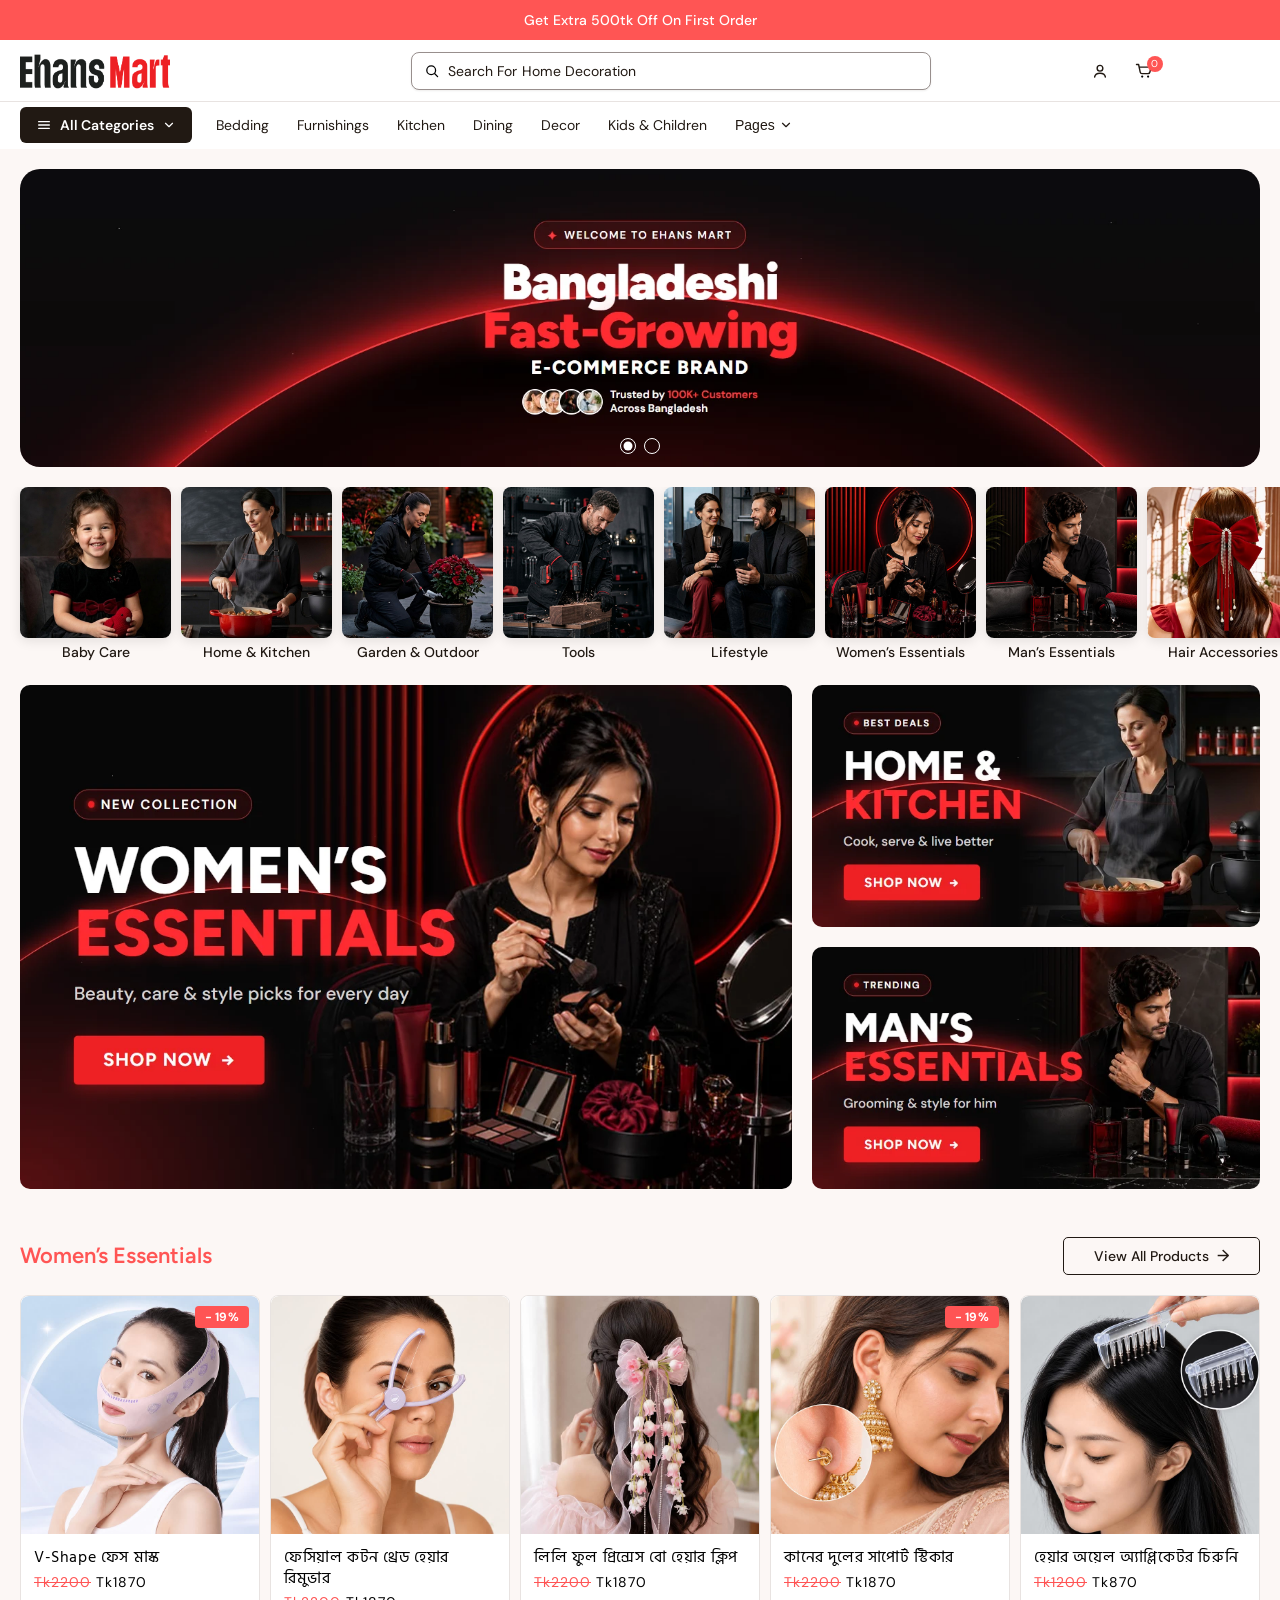
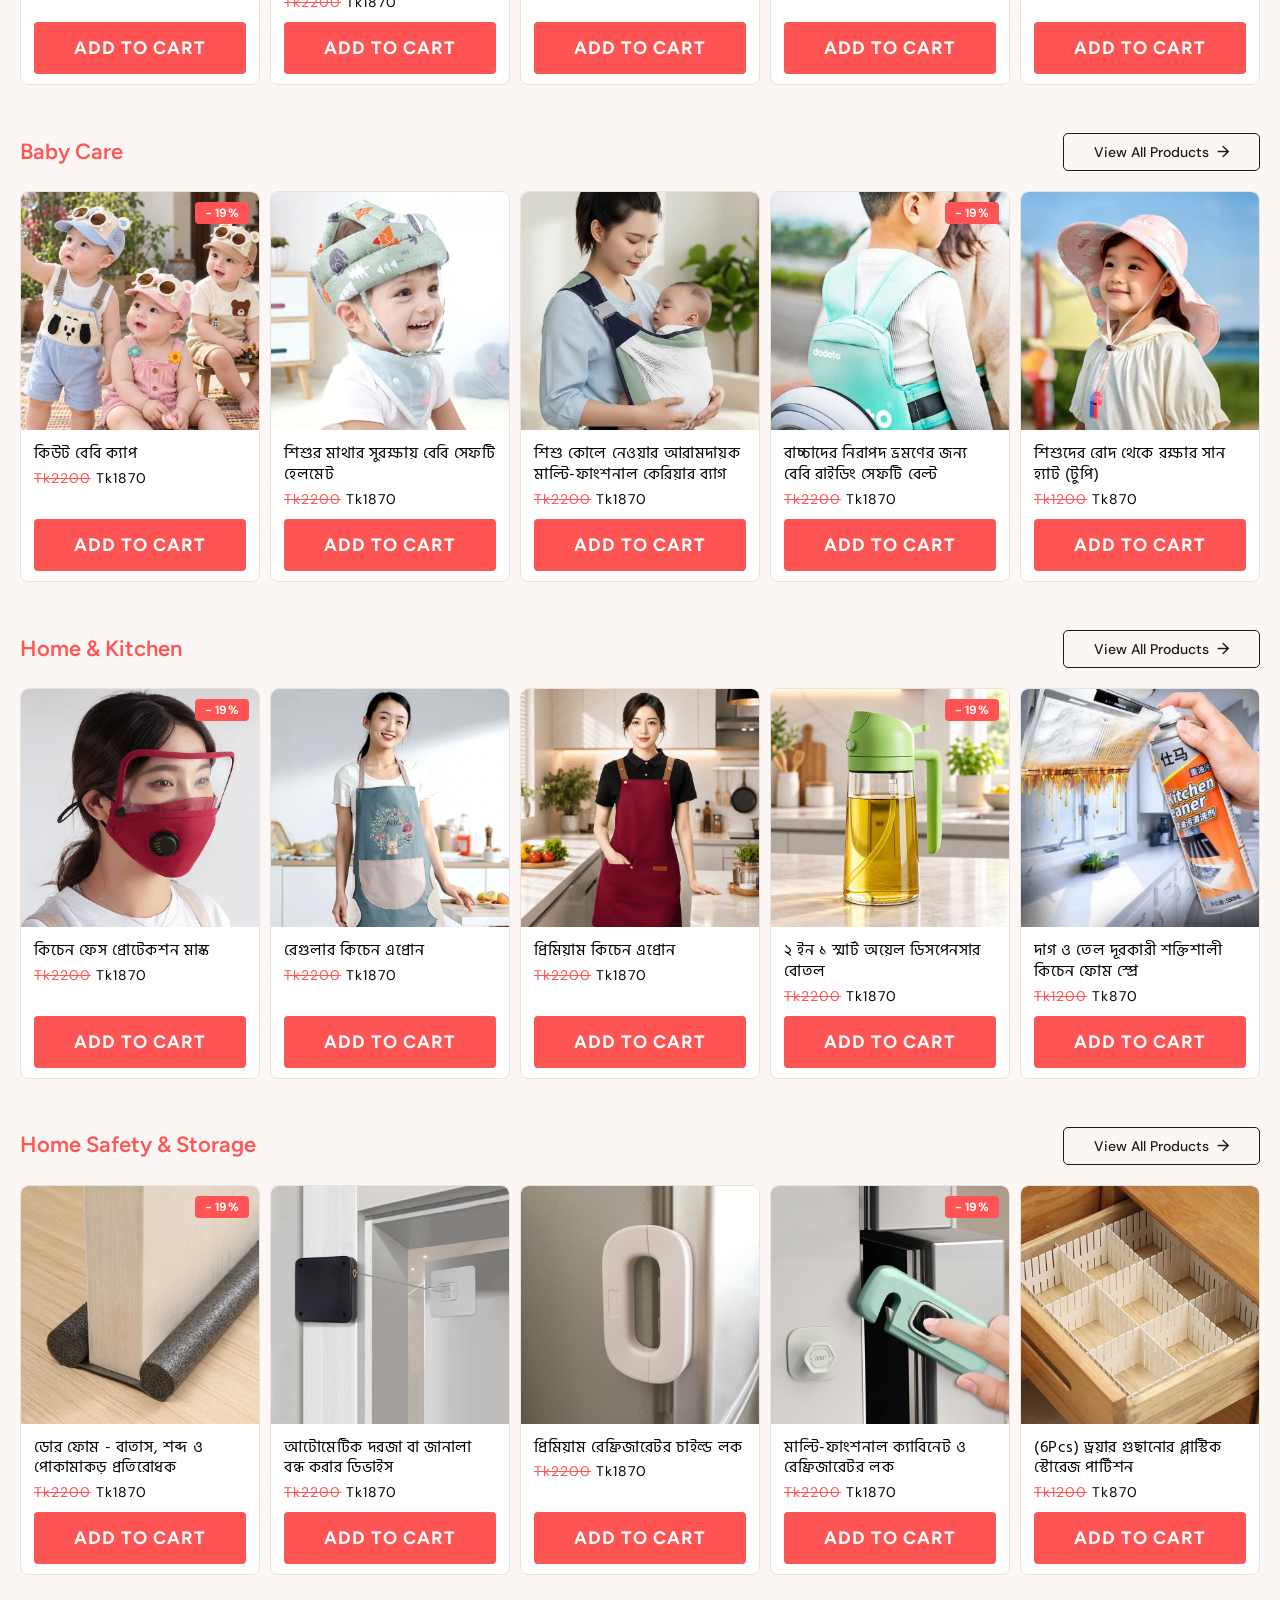
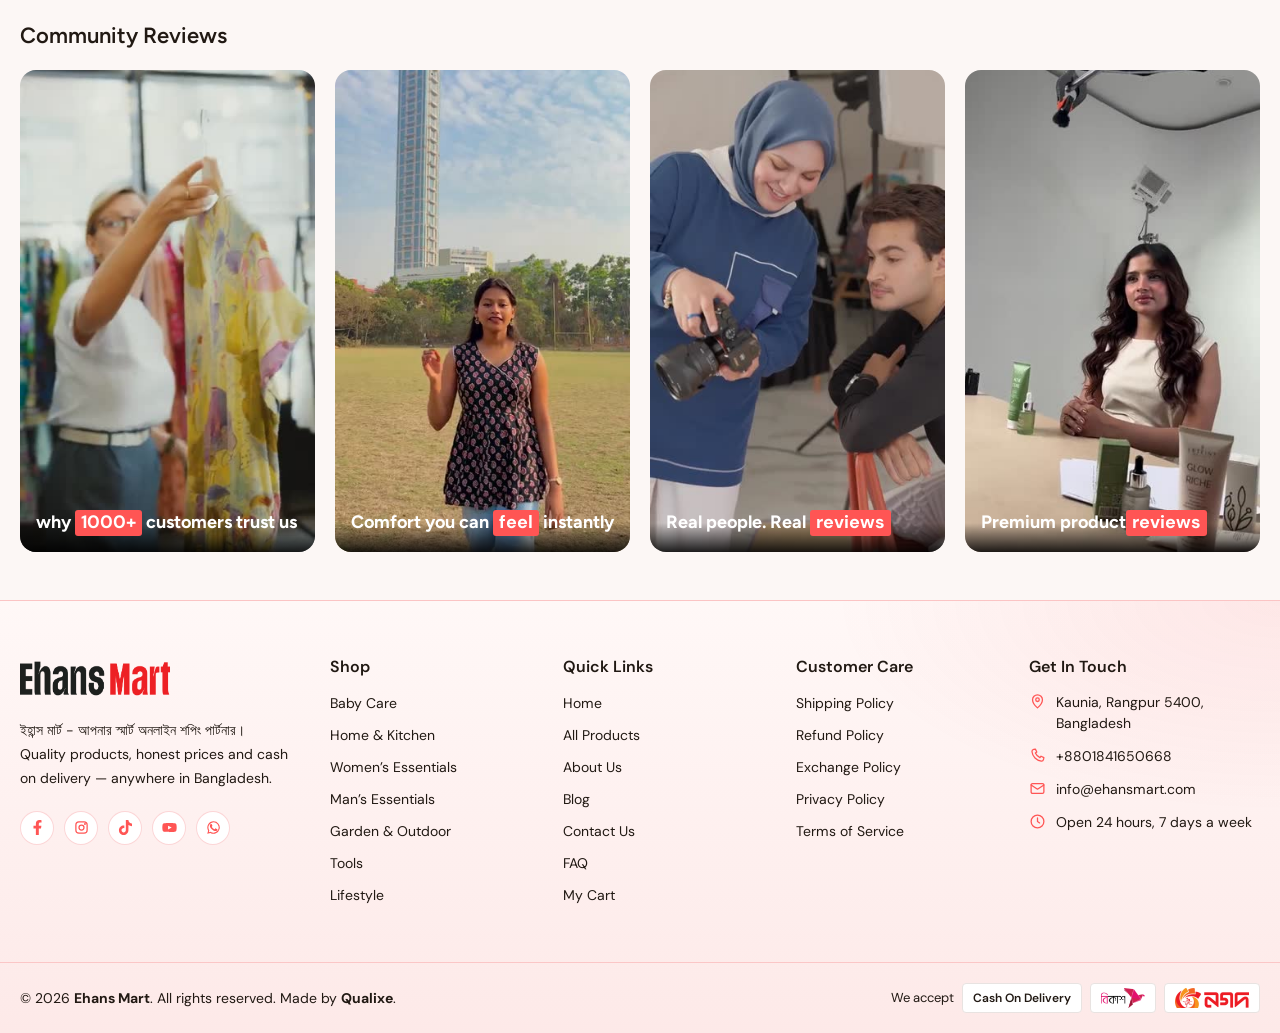
<file: index.html>
<!DOCTYPE html>
<html lang="en">

<head>
	<meta charset="UTF-8">
	<meta name="viewport" content="width=device-width, initial-scale=1.0">
	<title>Ehans Mart | Home</title>
	<!-- css link start -->
	<link rel="stylesheet" href="./assets/css/swiper-bundle.min.css">
	<link rel="stylesheet" href="./assets/css/app-menu-section.css">
	<link rel="icon" href="./assets/images/fav.png" type="image/png" sizes="32x32">
	<link rel="apple-touch-icon" href="./assets/images/fav.png">
	<link rel="stylesheet" href="./assets/css/footer.css">
	<link rel="stylesheet" href="./assets/css/card.css">
	<link rel="stylesheet" href="./assets/css/community-review-section.css">
	<link rel="stylesheet" href="./assets/css/community-review-popup.css">
	<link rel="stylesheet" href="./assets/css/card-slider-section.css">
	<link rel="stylesheet" href="./assets/css/grid-banner-section.css">
	<link rel="stylesheet" href="./assets/css/category-section.css">
	<link rel="stylesheet" href="./assets/css/hero-section.css">
	<link rel="stylesheet" href="./assets/css/header.css">
	<link rel="stylesheet" href="./assets/css/search-bar.css">
	<link rel="stylesheet" href="./assets/css/mobile-menu.css">
	<link rel="stylesheet" href="./assets/css/all-categories-menu.css">
	<link rel="stylesheet" href="./assets/css/nav-dropdown.css">
	<link rel="stylesheet" href="./assets/css/announcebar-section.css">
	<link rel="stylesheet" href="./assets/css/main.css">
	<link rel="stylesheet" href="./assets/css/cart-drawer.css">
	<!-- css link end -->
</head>

<body>
	<!-- announcebar-section start -->
	<section class="announcebar-section">
		<div class="container">
			<div class="announcebar-text">
				<p><a href="#!">get Extra 500tk off on first order</a></p>
			</div>
		</div>
	</section>
	<!-- announcebar-section end -->

	<!-- header start -->
	<header class="header home-nav-active home-header">
		<div class="container">
			<nav class="navbar">
				<div class="navbar-left">
					<button class="hamburger app-menu-open" type="button" aria-label="open menu">
						<span class="hamburger-line"></span>
						<span class="hamburger-line"></span>
						<span class="hamburger-line"></span>
					</button>
					<div class="navbar-logo">
						<a href="index.html">
							<img src="./assets/images/ehans-mart-logo.png" alt="ehans-mart-logo">
						</a>
					</div>
				</div>
				<div class="navbar-search">
					<button class="search-open navbar-search-open-btn">
						<span class="icon">
							<svg viewBox="0 0 20 20" fill="none">
								<circle cx="9" cy="9" r="5.5" stroke="currentColor" stroke-width="1.6"></circle>
								<path d="M13.5 13.5L17 17" stroke="currentColor" stroke-width="1.6" stroke-linecap="round"></path>
							</svg>
						</span>
						<span class="text p">
							search for
							<span class="search-roller">
								<span class="search-roller-track">
									<span>smart phone</span>
									<span>home decoration</span>
									<span>gadgets</span>
								</span>
							</span>
						</span>
					</button>
				</div>
				<!-- search-bar popup start -->
				<div class="search-bar-wrap">
					<button class="search-bar-window-cls-btn"></button>
					<div class="search-bar">
						<div class="search-bar-top">
							<form class="search-form">
								<div class="search-field">
									<span class="icon">
										<svg viewBox="0 0 16 16" fill="none" aria-hidden="true">
											<path
												d="M7.33333 12.6667C10.2789 12.6667 12.6667 10.2789 12.6667 7.33333C12.6667 4.38781 10.2789 2 7.33333 2C4.38781 2 2 4.38781 2 7.33333C2 10.2789 4.38781 12.6667 7.33333 12.6667Z"
												stroke="currentColor" stroke-width="1.5" stroke-linecap="round" stroke-linejoin="round">
											</path>
											<path d="M14 14L11.1 11.1" stroke="currentColor" stroke-width="1.5" stroke-linecap="round"
												stroke-linejoin="round"></path>
										</svg>
									</span>
									<input type="search" class="search-input" placeholder="Search products..." autocomplete="off"
										aria-label="search products">
									<button class="search-input-clear" type="button" aria-label="clear search" hidden>
										<svg width="10" height="10" viewBox="0 0 18 18" fill="none" aria-hidden="true"><path d="M3 15L15 3M15 15L3 3" stroke="currentColor" stroke-width="2" stroke-linecap="round"></path></svg>
									</button>
								</div>
							</form>
							<button class="search-bar-close">
								<svg width="16" height="16" viewBox="0 0 10 10" fill="none" xmlns="http://www.w3.org/2000/svg">
									<path
										d="M9.85403 9.14653C9.90048 9.19298 9.93733 9.24813 9.96247 9.30883C9.98762 9.36953 10.0006 9.43458 10.0006 9.50028C10.0006 9.56598 9.98762 9.63103 9.96247 9.69173C9.93733 9.75242 9.90048 9.80757 9.85403 9.85403C9.80757 9.90048 9.75242 9.93733 9.69173 9.96247C9.63103 9.98762 9.56598 10.0006 9.50028 10.0006C9.43458 10.0006 9.36953 9.98762 9.30883 9.96247C9.24813 9.93733 9.19298 9.90048 9.14653 9.85403L5.00028 5.70715L0.854028 9.85403C0.760208 9.94785 0.63296 10.0006 0.500278 10.0006C0.367596 10.0006 0.240348 9.94785 0.146528 9.85403C0.0527077 9.76021 2.61548e-09 9.63296 0 9.50028C-2.61548e-09 9.3676 0.0527077 9.24035 0.146528 9.14653L4.2934 5.00028L0.146528 0.854028C0.0527077 0.760208 0 0.63296 0 0.500278C0 0.367596 0.0527077 0.240348 0.146528 0.146528C0.240348 0.0527077 0.367596 0 0.500278 0C0.63296 0 0.760208 0.0527077 0.854028 0.146528L5.00028 4.2934L9.14653 0.146528C9.24035 0.0527077 9.3676 -2.61548e-09 9.50028 0C9.63296 2.61548e-09 9.76021 0.0527077 9.85403 0.146528C9.94785 0.240348 10.0006 0.367596 10.0006 0.500278C10.0006 0.63296 9.94785 0.760208 9.85403 0.854028L5.70715 5.00028L9.85403 9.14653Z"
										fill="#0B0802"></path>
								</svg>
							</button>
						</div>
						<div class="search-bar-btm">
							<!-- default view: recent + popular + categories -->
							<div class="search-default">
								<div class="search-block search-recent" hidden>
									<div class="search-block-head">
										<p class="search-block-title">recent searches</p>
										<button class="search-recent-clear" type="button">clear</button>
									</div>
									<div class="search-tags search-recent-tags"></div>
								</div>
								<div class="search-block">
									<p class="search-block-title">popular searches</p>
									<div class="search-tags search-popular-tags"></div>
								</div>
								<div class="search-block">
									<p class="search-block-title">shop by category</p>
									<div class="search-categories"></div>
								</div>
							</div>
							<!-- results view -->
							<div class="search-results" hidden>
								<p class="search-results-count"></p>
								<div class="search-result-items" role="listbox"></div>
								<a href="collections.html" class="btn search-view-all">view all results</a>
							</div>
							<!-- no result view -->
							<div class="search-empty" hidden>
								<p class="search-empty-title">No products found</p>
								<p class="search-empty-text">Try a different word, or browse a popular search below.</p>
								<div class="search-tags search-empty-tags"></div>
							</div>
						</div>
					</div>
				</div>
				<!-- search-bar popup end -->
				<div class="navbar-icons">
					<button class="navbar-icon navbar-search-open-btn">
						<svg viewBox="0 0 20 20" fill="none" aria-hidden="true">
							<path
								d="M9.16667 15.8333C12.8486 15.8333 15.8333 12.8486 15.8333 9.16667C15.8333 5.48477 12.8486 2.5 9.16667 2.5C5.48477 2.5 2.5 5.48477 2.5 9.16667C2.5 12.8486 5.48477 15.8333 9.16667 15.8333Z"
								stroke="currentColor" stroke-width="1.5" stroke-linecap="round" stroke-linejoin="round"></path>
							<path d="M17.5 17.5L13.875 13.875" stroke="currentColor" stroke-width="1.5" stroke-linecap="round"
								stroke-linejoin="round"></path>
						</svg>
					</button>
					<a href="#!" class="navbar-icon">
						<svg viewBox="0 0 20 20" fill="none" aria-hidden="true">
							<path d="M10 10.1A2.85 2.85 0 1 0 10 4.4a2.85 2.85 0 0 0 0 5.7Z" stroke="currentColor" stroke-width="1.4">
							</path>
							<path d="M4.6 16c.45-2.25 2.48-3.7 5.4-3.7 2.92 0 4.95 1.45 5.4 3.7" stroke="currentColor"
								stroke-width="1.4" stroke-linecap="round"></path>
						</svg>
					</a>
					<button class="navbar-icon cart-drawer-open">
						<span class="cart-count">0</span>
						<svg viewBox="0 0 20 20" fill="none" aria-hidden="true">
							<path d="M2.5 3.5H4.6l1.6 7.7c.17.82.89 1.4 1.73 1.4h6.17c.82 0 1.53-.55 1.73-1.34l1.3-5.16H5.3"
								stroke="currentColor" stroke-width="1.4" stroke-linecap="round" stroke-linejoin="round"></path>
							<circle cx="8.2" cy="15.6" r="1.1" fill="currentColor"></circle>
							<circle cx="14.1" cy="15.6" r="1.1" fill="currentColor"></circle>
						</svg>
					</button>
				</div>
				<div class="navbar-link-area">
					<ul class="navbar-links">
						<!-- all-categories start -->
						<li class="navbar-link all-categories">
							<button type="button" class="all-categories-btn" aria-expanded="false" aria-controls="all-categories-menu">
								<svg viewBox="0 0 24 24" fill="none" stroke="currentColor" stroke-width="2" stroke-linecap="round"
									aria-hidden="true">
									<path d="M4 7h16M4 12h16M4 17h16" />
								</svg>
								<span>All Categories</span>
								<svg class="all-categories-btn-arrow" viewBox="0 0 24 24" fill="none" stroke="currentColor"
									stroke-width="2" stroke-linecap="round" stroke-linejoin="round" aria-hidden="true">
									<path d="m6 9 6 6 6-6" />
								</svg>
							</button>
							<div class="all-categories-menu" id="all-categories-menu">
								<ul class="all-categories-list">
								<li>
									<button type="button" class="all-categories-tab active" data-all-cat="baby-care">
										<span>Baby Care</span>
										<svg viewBox="0 0 24 24" fill="none" stroke="currentColor" stroke-width="2" stroke-linecap="round"
											stroke-linejoin="round" aria-hidden="true">
											<path d="m9 6 6 6-6 6" />
										</svg>
									</button>
								</li>
								<li>
									<button type="button" class="all-categories-tab" data-all-cat="baby-safety">
										<span>Baby Safety</span>
										<svg viewBox="0 0 24 24" fill="none" stroke="currentColor" stroke-width="2" stroke-linecap="round"
											stroke-linejoin="round" aria-hidden="true">
											<path d="m9 6 6 6-6 6" />
										</svg>
									</button>
								</li>
								<li>
									<button type="button" class="all-categories-tab" data-all-cat="home-kitchen">
										<span>Home &amp; Kitchen</span>
										<svg viewBox="0 0 24 24" fill="none" stroke="currentColor" stroke-width="2" stroke-linecap="round"
											stroke-linejoin="round" aria-hidden="true">
											<path d="m9 6 6 6-6 6" />
										</svg>
									</button>
								</li>
								<li>
									<button type="button" class="all-categories-tab" data-all-cat="womens-essentials">
										<span>Women’s Essentials</span>
										<svg viewBox="0 0 24 24" fill="none" stroke="currentColor" stroke-width="2" stroke-linecap="round"
											stroke-linejoin="round" aria-hidden="true">
											<path d="m9 6 6 6-6 6" />
										</svg>
									</button>
								</li>
								<li>
									<button type="button" class="all-categories-tab" data-all-cat="hair-accessories">
										<span>Hair Accessories</span>
										<svg viewBox="0 0 24 24" fill="none" stroke="currentColor" stroke-width="2" stroke-linecap="round"
											stroke-linejoin="round" aria-hidden="true">
											<path d="m9 6 6 6-6 6" />
										</svg>
									</button>
								</li>
								<li>
									<button type="button" class="all-categories-tab" data-all-cat="mens-essentials">
										<span>Man’s Essentials</span>
										<svg viewBox="0 0 24 24" fill="none" stroke="currentColor" stroke-width="2" stroke-linecap="round"
											stroke-linejoin="round" aria-hidden="true">
											<path d="m9 6 6 6-6 6" />
										</svg>
									</button>
								</li>
								<li>
									<button type="button" class="all-categories-tab" data-all-cat="garden-outdoor">
										<span>Garden &amp; Outdoor</span>
										<svg viewBox="0 0 24 24" fill="none" stroke="currentColor" stroke-width="2" stroke-linecap="round"
											stroke-linejoin="round" aria-hidden="true">
											<path d="m9 6 6 6-6 6" />
										</svg>
									</button>
								</li>
								<li>
									<button type="button" class="all-categories-tab" data-all-cat="tools">
										<span>Tools</span>
										<svg viewBox="0 0 24 24" fill="none" stroke="currentColor" stroke-width="2" stroke-linecap="round"
											stroke-linejoin="round" aria-hidden="true">
											<path d="m9 6 6 6-6 6" />
										</svg>
									</button>
								</li>
								<li>
									<button type="button" class="all-categories-tab" data-all-cat="lifestyle">
										<span>Lifestyle</span>
										<svg viewBox="0 0 24 24" fill="none" stroke="currentColor" stroke-width="2" stroke-linecap="round"
											stroke-linejoin="round" aria-hidden="true">
											<path d="m9 6 6 6-6 6" />
										</svg>
									</button>
								</li>
								</ul>
								<div class="all-categories-panels">
								<div class="all-categories-panel active" data-all-cat="baby-care">
									<div class="all-categories-content">
										<div class="all-categories-head">
											<p class="all-categories-title">Baby Care</p>
											<a href="collections.html" class="all-categories-view">view all <span aria-hidden="true">→</span></a>
										</div>
										<ul class="all-categories-links">
											<li><a href="collections.html">Baby Caps &amp; Hats</a></li>
											<li><a href="collections.html">Baby Carriers</a></li>
											<li><a href="collections.html">Tiffin Boxes</a></li>
											<li><a href="collections.html">Sun Hats</a></li>
											<li><a href="collections.html">Feeding Essentials</a></li>
											<li><a href="collections.html">Baby Clothing</a></li>
											<li><a href="collections.html">Bath &amp; Skin Care</a></li>
											<li><a href="collections.html">Baby Toys</a></li>
											<li><a href="collections.html">Diaper Bags</a></li>
										</ul>
									</div>
									<a href="collections.html" class="all-categories-promo">
										<img src="./assets/images/category-baby-care.jpg" alt="Baby Care" loading="lazy">
										<span class="all-categories-promo-content">
											<span class="all-categories-promo-label">explore</span>
											<span class="all-categories-promo-title">Baby Care</span>
											<span class="all-categories-promo-text">Soft, safe and useful picks for your little one — from caps to tiffin boxes.</span>
											<span class="all-categories-promo-btn">shop now <span aria-hidden="true">→</span></span>
											<span class="all-categories-promo-features">
												<span>
													<svg viewBox="0 0 24 24" fill="none" stroke="currentColor" stroke-width="1.8"
														stroke-linecap="round" stroke-linejoin="round" aria-hidden="true">
														<rect x="2.5" y="6" width="19" height="12" rx="2" />
														<circle cx="12" cy="12" r="2.5" />
													</svg>
													100% Cash on Delivery
												</span>
												<span>
													<svg viewBox="0 0 24 24" fill="none" stroke="currentColor" stroke-width="1.8"
														stroke-linecap="round" stroke-linejoin="round" aria-hidden="true">
														<path d="M3 7h11v9H3zM14 10h4l3 3v3h-7" />
														<circle cx="7" cy="17.5" r="1.8" />
														<circle cx="17" cy="17.5" r="1.8" />
													</svg>
													Fast home delivery
												</span>
											</span>
										</span>
									</a>
								</div>
								<div class="all-categories-panel" data-all-cat="baby-safety">
									<div class="all-categories-content">
										<div class="all-categories-head">
											<p class="all-categories-title">Baby Safety</p>
											<a href="collections.html" class="all-categories-view">view all <span aria-hidden="true">→</span></a>
										</div>
										<ul class="all-categories-links">
											<li><a href="collections.html">Safety Helmets</a></li>
											<li><a href="collections.html">Riding Safety Belts</a></li>
											<li><a href="collections.html">Fridge Child Locks</a></li>
											<li><a href="collections.html">Cabinet Locks</a></li>
											<li><a href="collections.html">Drawer Locks</a></li>
											<li><a href="collections.html">Corner Guards</a></li>
											<li><a href="collections.html">Door Stoppers</a></li>
											<li><a href="collections.html">Socket Covers</a></li>
											<li><a href="collections.html">Safety Gates</a></li>
										</ul>
									</div>
									<a href="collections.html" class="all-categories-promo">
										<img src="./assets/images/category-baby-safety.jpg" alt="Baby Safety" loading="lazy">
										<span class="all-categories-promo-content">
											<span class="all-categories-promo-label">explore</span>
											<span class="all-categories-promo-title">Baby Safety</span>
											<span class="all-categories-promo-text">Child locks, helmets and belts that keep curious kids safe at home and on the road.</span>
											<span class="all-categories-promo-btn">shop now <span aria-hidden="true">→</span></span>
											<span class="all-categories-promo-features">
												<span>
													<svg viewBox="0 0 24 24" fill="none" stroke="currentColor" stroke-width="1.8"
														stroke-linecap="round" stroke-linejoin="round" aria-hidden="true">
														<rect x="2.5" y="6" width="19" height="12" rx="2" />
														<circle cx="12" cy="12" r="2.5" />
													</svg>
													100% Cash on Delivery
												</span>
												<span>
													<svg viewBox="0 0 24 24" fill="none" stroke="currentColor" stroke-width="1.8"
														stroke-linecap="round" stroke-linejoin="round" aria-hidden="true">
														<path d="M3 7h11v9H3zM14 10h4l3 3v3h-7" />
														<circle cx="7" cy="17.5" r="1.8" />
														<circle cx="17" cy="17.5" r="1.8" />
													</svg>
													Fast home delivery
												</span>
											</span>
										</span>
									</a>
								</div>
								<div class="all-categories-panel" data-all-cat="home-kitchen">
									<div class="all-categories-content">
										<div class="all-categories-head">
											<p class="all-categories-title">Home &amp; Kitchen</p>
											<a href="collections.html" class="all-categories-view">view all <span aria-hidden="true">→</span></a>
										</div>
										<ul class="all-categories-links">
											<li><a href="collections.html">Kitchen Aprons</a></li>
											<li><a href="collections.html">Oil Dispensers</a></li>
											<li><a href="collections.html">Cleaning Sprays</a></li>
											<li><a href="collections.html">Dish Washing Gloves</a></li>
											<li><a href="collections.html">Drawer Organizers</a></li>
											<li><a href="collections.html">Fridge Covers</a></li>
											<li><a href="collections.html">Door Foam</a></li>
											<li><a href="collections.html">Door Closers</a></li>
											<li><a href="collections.html">Magic Erasers</a></li>
											<li><a href="collections.html">Mouse Traps</a></li>
											<li><a href="collections.html">Furniture Polish</a></li>
											<li><a href="collections.html">Kitchen Face Shields</a></li>
										</ul>
									</div>
									<a href="collections.html" class="all-categories-promo">
										<img src="./assets/images/category-home-kitchen.jpg" alt="Home and Kitchen" loading="lazy">
										<span class="all-categories-promo-content">
											<span class="all-categories-promo-label">explore</span>
											<span class="all-categories-promo-title">Home &amp; Kitchen</span>
											<span class="all-categories-promo-text">Smart tools that make cooking, cleaning and organizing easier every day.</span>
											<span class="all-categories-promo-btn">shop now <span aria-hidden="true">→</span></span>
											<span class="all-categories-promo-features">
												<span>
													<svg viewBox="0 0 24 24" fill="none" stroke="currentColor" stroke-width="1.8"
														stroke-linecap="round" stroke-linejoin="round" aria-hidden="true">
														<rect x="2.5" y="6" width="19" height="12" rx="2" />
														<circle cx="12" cy="12" r="2.5" />
													</svg>
													100% Cash on Delivery
												</span>
												<span>
													<svg viewBox="0 0 24 24" fill="none" stroke="currentColor" stroke-width="1.8"
														stroke-linecap="round" stroke-linejoin="round" aria-hidden="true">
														<path d="M3 7h11v9H3zM14 10h4l3 3v3h-7" />
														<circle cx="7" cy="17.5" r="1.8" />
														<circle cx="17" cy="17.5" r="1.8" />
													</svg>
													Fast home delivery
												</span>
											</span>
										</span>
									</a>
								</div>
								<div class="all-categories-panel" data-all-cat="womens-essentials">
									<div class="all-categories-content">
										<div class="all-categories-head">
											<p class="all-categories-title">Women’s Essentials</p>
											<a href="collections.html" class="all-categories-view">view all <span aria-hidden="true">→</span></a>
										</div>
										<ul class="all-categories-links">
											<li><a href="collections.html">Face Masks</a></li>
											<li><a href="collections.html">Facial Hair Removers</a></li>
											<li><a href="collections.html">Earring Supports</a></li>
											<li><a href="collections.html">Clothing Tag Guns</a></li>
											<li><a href="collections.html">Beauty Tools</a></li>
											<li><a href="collections.html">Skin Care</a></li>
											<li><a href="collections.html">Makeup Organizers</a></li>
											<li><a href="collections.html">Handbag Accessories</a></li>
											<li><a href="collections.html">Personal Care</a></li>
										</ul>
									</div>
									<a href="collections.html" class="all-categories-promo">
										<img src="./assets/images/category-womens-essentials.jpg" alt="Women’s Essentials" loading="lazy">
										<span class="all-categories-promo-content">
											<span class="all-categories-promo-label">explore</span>
											<span class="all-categories-promo-title">Women’s Essentials</span>
											<span class="all-categories-promo-text">Beauty and daily-care helpers loved by thousands of customers.</span>
											<span class="all-categories-promo-btn">shop now <span aria-hidden="true">→</span></span>
											<span class="all-categories-promo-features">
												<span>
													<svg viewBox="0 0 24 24" fill="none" stroke="currentColor" stroke-width="1.8"
														stroke-linecap="round" stroke-linejoin="round" aria-hidden="true">
														<rect x="2.5" y="6" width="19" height="12" rx="2" />
														<circle cx="12" cy="12" r="2.5" />
													</svg>
													100% Cash on Delivery
												</span>
												<span>
													<svg viewBox="0 0 24 24" fill="none" stroke="currentColor" stroke-width="1.8"
														stroke-linecap="round" stroke-linejoin="round" aria-hidden="true">
														<path d="M3 7h11v9H3zM14 10h4l3 3v3h-7" />
														<circle cx="7" cy="17.5" r="1.8" />
														<circle cx="17" cy="17.5" r="1.8" />
													</svg>
													Fast home delivery
												</span>
											</span>
										</span>
									</a>
								</div>
								<div class="all-categories-panel" data-all-cat="hair-accessories">
									<div class="all-categories-content">
										<div class="all-categories-head">
											<p class="all-categories-title">Hair Accessories</p>
											<a href="collections.html" class="all-categories-view">view all <span aria-hidden="true">→</span></a>
										</div>
										<ul class="all-categories-links">
											<li><a href="collections.html">Bow Hair Clips</a></li>
											<li><a href="collections.html">Spring Clips</a></li>
											<li><a href="collections.html">Butterfly Clips</a></li>
											<li><a href="collections.html">Tassel Hairpins</a></li>
											<li><a href="collections.html">Princess Clips</a></li>
											<li><a href="collections.html">Hair Oil Combs</a></li>
											<li><a href="collections.html">Hair Bands</a></li>
											<li><a href="collections.html">Scrunchies</a></li>
											<li><a href="collections.html">Kids Hair Clips</a></li>
										</ul>
									</div>
									<a href="collections.html" class="all-categories-promo">
										<img src="./assets/images/category-hair-accessories.jpg" alt="Hair Accessories" loading="lazy">
										<span class="all-categories-promo-content">
											<span class="all-categories-promo-label">explore</span>
											<span class="all-categories-promo-title">Hair Accessories</span>
											<span class="all-categories-promo-text">Cute bows, clips and pins for school, parties and every day.</span>
											<span class="all-categories-promo-btn">shop now <span aria-hidden="true">→</span></span>
											<span class="all-categories-promo-features">
												<span>
													<svg viewBox="0 0 24 24" fill="none" stroke="currentColor" stroke-width="1.8"
														stroke-linecap="round" stroke-linejoin="round" aria-hidden="true">
														<rect x="2.5" y="6" width="19" height="12" rx="2" />
														<circle cx="12" cy="12" r="2.5" />
													</svg>
													100% Cash on Delivery
												</span>
												<span>
													<svg viewBox="0 0 24 24" fill="none" stroke="currentColor" stroke-width="1.8"
														stroke-linecap="round" stroke-linejoin="round" aria-hidden="true">
														<path d="M3 7h11v9H3zM14 10h4l3 3v3h-7" />
														<circle cx="7" cy="17.5" r="1.8" />
														<circle cx="17" cy="17.5" r="1.8" />
													</svg>
													Fast home delivery
												</span>
											</span>
										</span>
									</a>
								</div>
								<div class="all-categories-panel" data-all-cat="mens-essentials">
									<div class="all-categories-content">
										<div class="all-categories-head">
											<p class="all-categories-title">Man’s Essentials</p>
											<a href="collections.html" class="all-categories-view">view all <span aria-hidden="true">→</span></a>
										</div>
										<ul class="all-categories-links">
											<li><a href="collections.html">White Hair Cover</a></li>
											<li><a href="collections.html">Grooming Tools</a></li>
											<li><a href="collections.html">Beard Care</a></li>
											<li><a href="collections.html">Hair Care</a></li>
											<li><a href="collections.html">Wallets</a></li>
											<li><a href="collections.html">Personal Care</a></li>
										</ul>
									</div>
									<a href="collections.html" class="all-categories-promo">
										<img src="./assets/images/category-mens-essentials.jpg" alt="Man’s Essentials" loading="lazy">
										<span class="all-categories-promo-content">
											<span class="all-categories-promo-label">explore</span>
											<span class="all-categories-promo-title">Man’s Essentials</span>
											<span class="all-categories-promo-text">Simple grooming and daily essentials made for men.</span>
											<span class="all-categories-promo-btn">shop now <span aria-hidden="true">→</span></span>
											<span class="all-categories-promo-features">
												<span>
													<svg viewBox="0 0 24 24" fill="none" stroke="currentColor" stroke-width="1.8"
														stroke-linecap="round" stroke-linejoin="round" aria-hidden="true">
														<rect x="2.5" y="6" width="19" height="12" rx="2" />
														<circle cx="12" cy="12" r="2.5" />
													</svg>
													100% Cash on Delivery
												</span>
												<span>
													<svg viewBox="0 0 24 24" fill="none" stroke="currentColor" stroke-width="1.8"
														stroke-linecap="round" stroke-linejoin="round" aria-hidden="true">
														<path d="M3 7h11v9H3zM14 10h4l3 3v3h-7" />
														<circle cx="7" cy="17.5" r="1.8" />
														<circle cx="17" cy="17.5" r="1.8" />
													</svg>
													Fast home delivery
												</span>
											</span>
										</span>
									</a>
								</div>
								<div class="all-categories-panel" data-all-cat="garden-outdoor">
									<div class="all-categories-content">
										<div class="all-categories-head">
											<p class="all-categories-title">Garden &amp; Outdoor</p>
											<a href="collections.html" class="all-categories-view">view all <span aria-hidden="true">→</span></a>
										</div>
										<ul class="all-categories-links">
											<li><a href="collections.html">Branch Cutters</a></li>
											<li><a href="collections.html">Pruning Tools</a></li>
											<li><a href="collections.html">Garden Gloves</a></li>
											<li><a href="collections.html">Plant Care</a></li>
											<li><a href="collections.html">Watering Tools</a></li>
											<li><a href="collections.html">Outdoor Essentials</a></li>
										</ul>
									</div>
									<a href="collections.html" class="all-categories-promo">
										<img src="./assets/images/category-garden-outdoor.jpg" alt="Garden and Outdoor" loading="lazy">
										<span class="all-categories-promo-content">
											<span class="all-categories-promo-label">explore</span>
											<span class="all-categories-promo-title">Garden &amp; Outdoor</span>
											<span class="all-categories-promo-text">Easy tools to keep your plants, roof garden and balcony healthy.</span>
											<span class="all-categories-promo-btn">shop now <span aria-hidden="true">→</span></span>
											<span class="all-categories-promo-features">
												<span>
													<svg viewBox="0 0 24 24" fill="none" stroke="currentColor" stroke-width="1.8"
														stroke-linecap="round" stroke-linejoin="round" aria-hidden="true">
														<rect x="2.5" y="6" width="19" height="12" rx="2" />
														<circle cx="12" cy="12" r="2.5" />
													</svg>
													100% Cash on Delivery
												</span>
												<span>
													<svg viewBox="0 0 24 24" fill="none" stroke="currentColor" stroke-width="1.8"
														stroke-linecap="round" stroke-linejoin="round" aria-hidden="true">
														<path d="M3 7h11v9H3zM14 10h4l3 3v3h-7" />
														<circle cx="7" cy="17.5" r="1.8" />
														<circle cx="17" cy="17.5" r="1.8" />
													</svg>
													Fast home delivery
												</span>
											</span>
										</span>
									</a>
								</div>
								<div class="all-categories-panel" data-all-cat="tools">
									<div class="all-categories-content">
										<div class="all-categories-head">
											<p class="all-categories-title">Tools</p>
											<a href="collections.html" class="all-categories-view">view all <span aria-hidden="true">→</span></a>
										</div>
										<ul class="all-categories-links">
											<li><a href="collections.html">Hand Tools</a></li>
											<li><a href="collections.html">Cutting Tools</a></li>
											<li><a href="collections.html">Measuring Tools</a></li>
											<li><a href="collections.html">Repair Kits</a></li>
											<li><a href="collections.html">Tool Organizers</a></li>
											<li><a href="collections.html">DIY Essentials</a></li>
										</ul>
									</div>
									<a href="collections.html" class="all-categories-promo">
										<img src="./assets/images/category-tools.jpg" alt="Tools" loading="lazy">
										<span class="all-categories-promo-content">
											<span class="all-categories-promo-label">explore</span>
											<span class="all-categories-promo-title">Tools</span>
											<span class="all-categories-promo-text">Handy tools for small repairs and everyday jobs around the house.</span>
											<span class="all-categories-promo-btn">shop now <span aria-hidden="true">→</span></span>
											<span class="all-categories-promo-features">
												<span>
													<svg viewBox="0 0 24 24" fill="none" stroke="currentColor" stroke-width="1.8"
														stroke-linecap="round" stroke-linejoin="round" aria-hidden="true">
														<rect x="2.5" y="6" width="19" height="12" rx="2" />
														<circle cx="12" cy="12" r="2.5" />
													</svg>
													100% Cash on Delivery
												</span>
												<span>
													<svg viewBox="0 0 24 24" fill="none" stroke="currentColor" stroke-width="1.8"
														stroke-linecap="round" stroke-linejoin="round" aria-hidden="true">
														<path d="M3 7h11v9H3zM14 10h4l3 3v3h-7" />
														<circle cx="7" cy="17.5" r="1.8" />
														<circle cx="17" cy="17.5" r="1.8" />
													</svg>
													Fast home delivery
												</span>
											</span>
										</span>
									</a>
								</div>
								<div class="all-categories-panel" data-all-cat="lifestyle">
									<div class="all-categories-content">
										<div class="all-categories-head">
											<p class="all-categories-title">Lifestyle</p>
											<a href="collections.html" class="all-categories-view">view all <span aria-hidden="true">→</span></a>
										</div>
										<ul class="all-categories-links">
											<li><a href="collections.html">Travel Accessories</a></li>
											<li><a href="collections.html">Storage &amp; Organizers</a></li>
											<li><a href="collections.html">Gift Items</a></li>
											<li><a href="collections.html">Daily Essentials</a></li>
											<li><a href="collections.html">Home Decor</a></li>
											<li><a href="collections.html">Gadget Accessories</a></li>
										</ul>
									</div>
									<a href="collections.html" class="all-categories-promo">
										<img src="./assets/images/category-lifestyle.jpg" alt="Lifestyle" loading="lazy">
										<span class="all-categories-promo-content">
											<span class="all-categories-promo-label">explore</span>
											<span class="all-categories-promo-title">Lifestyle</span>
											<span class="all-categories-promo-text">Useful everyday products that make life a little smarter.</span>
											<span class="all-categories-promo-btn">shop now <span aria-hidden="true">→</span></span>
											<span class="all-categories-promo-features">
												<span>
													<svg viewBox="0 0 24 24" fill="none" stroke="currentColor" stroke-width="1.8"
														stroke-linecap="round" stroke-linejoin="round" aria-hidden="true">
														<rect x="2.5" y="6" width="19" height="12" rx="2" />
														<circle cx="12" cy="12" r="2.5" />
													</svg>
													100% Cash on Delivery
												</span>
												<span>
													<svg viewBox="0 0 24 24" fill="none" stroke="currentColor" stroke-width="1.8"
														stroke-linecap="round" stroke-linejoin="round" aria-hidden="true">
														<path d="M3 7h11v9H3zM14 10h4l3 3v3h-7" />
														<circle cx="7" cy="17.5" r="1.8" />
														<circle cx="17" cy="17.5" r="1.8" />
													</svg>
													Fast home delivery
												</span>
											</span>
										</span>
									</a>
								</div>
								</div>
							</div>
						</li>
						<!-- all-categories end -->
						<li class="navbar-link">
							<p class="navbar-link-btn">bedding</p>
							<div class="megamenu">
								<div class="megamenu-items">
									<div class="megamenu-item">
										<h6 class="megamenu-item-title">Bedsheets By Design</h6>
										<ul>
											<li>
												<a href="#!">Abstract Bedsheets</a>
											</li>
											<li>
												<a href="#!">Solid Bedsheets</a>
											</li>
											<li>
												<a href="#!">Floral Bedsheets</a>
											</li>
											<li>
												<a href="#!">Geometric Bedsheets</a>
											</li>
											<li>
												<a href="#!">Fabulous Indian Prints</a>
											</li>
											<li>
												<a href="#!">Kids Bedsheets</a>
											</li>
										</ul>
									</div>
									<div class="megamenu-item">
										<h6 class="megamenu-item-title">Bedsheets By Design</h6>
										<ul>
											<li>
												<a href="#!">Abstract Bedsheets</a>
											</li>
											<li>
												<a href="#!">Solid Bedsheets</a>
											</li>
											<li>
												<a href="#!">Floral Bedsheets</a>
											</li>
											<li>
												<a href="#!">Geometric Bedsheets</a>
											</li>
											<li>
												<a href="#!">Fabulous Indian Prints</a>
											</li>
											<li>
												<a href="#!">Kids Bedsheets</a>
											</li>
										</ul>
									</div>
									<div class="megamenu-item">
										<h6 class="megamenu-item-title">Bedsheets By Design</h6>
										<ul>
											<li>
												<a href="#!">Abstract Bedsheets</a>
											</li>
											<li>
												<a href="#!">Solid Bedsheets</a>
											</li>
											<li>
												<a href="#!">Floral Bedsheets</a>
											</li>
											<li>
												<a href="#!">Geometric Bedsheets</a>
											</li>
											<li>
												<a href="#!">Fabulous Indian Prints</a>
											</li>
											<li>
												<a href="#!">Kids Bedsheets</a>
											</li>
										</ul>
									</div>
									<div class="megamenu-item">
										<h6 class="megamenu-item-title">Bedsheets By Design</h6>
										<ul>
											<li>
												<a href="#!">Abstract Bedsheets</a>
											</li>
											<li>
												<a href="#!">Solid Bedsheets</a>
											</li>
											<li>
												<a href="#!">Floral Bedsheets</a>
											</li>
											<li>
												<a href="#!">Geometric Bedsheets</a>
											</li>
											<li>
												<a href="#!">Fabulous Indian Prints</a>
											</li>
											<li>
												<a href="#!">Kids Bedsheets</a>
											</li>
										</ul>
									</div>
									<div class="megamenu-item">
										<h6 class="megamenu-item-title">Bedsheets By Design</h6>
										<ul>
											<li>
												<a href="#!">Abstract Bedsheets</a>
											</li>
											<li>
												<a href="#!">Solid Bedsheets</a>
											</li>
											<li>
												<a href="#!">Floral Bedsheets</a>
											</li>
											<li>
												<a href="#!">Geometric Bedsheets</a>
											</li>
											<li>
												<a href="#!">Fabulous Indian Prints</a>
											</li>
											<li>
												<a href="#!">Kids Bedsheets</a>
											</li>
										</ul>
									</div>
								</div>
							</div>
						</li>
						<li class="navbar-link">
							<p class="navbar-link-btn">Furnishings</p>
							<div class="megamenu">
								<div class="megamenu-items">
									<div class="megamenu-item">
										<h6 class="megamenu-item-title">Bedsheets By Design</h6>
										<ul>
											<li>
												<a href="#!">Abstract Bedsheets</a>
											</li>
											<li>
												<a href="#!">Solid Bedsheets</a>
											</li>
											<li>
												<a href="#!">Floral Bedsheets</a>
											</li>
											<li>
												<a href="#!">Geometric Bedsheets</a>
											</li>
											<li>
												<a href="#!">Fabulous Indian Prints</a>
											</li>
											<li>
												<a href="#!">Kids Bedsheets</a>
											</li>
										</ul>
									</div>
									<div class="megamenu-item">
										<h6 class="megamenu-item-title">Bedsheets By Design</h6>
										<ul>
											<li>
												<a href="#!">Abstract Bedsheets</a>
											</li>
											<li>
												<a href="#!">Solid Bedsheets</a>
											</li>
											<li>
												<a href="#!">Floral Bedsheets</a>
											</li>
											<li>
												<a href="#!">Geometric Bedsheets</a>
											</li>
											<li>
												<a href="#!">Fabulous Indian Prints</a>
											</li>
											<li>
												<a href="#!">Kids Bedsheets</a>
											</li>
										</ul>
									</div>
									<div class="megamenu-item">
										<h6 class="megamenu-item-title">Bedsheets By Design</h6>
										<ul>
											<li>
												<a href="#!">Abstract Bedsheets</a>
											</li>
											<li>
												<a href="#!">Solid Bedsheets</a>
											</li>
											<li>
												<a href="#!">Floral Bedsheets</a>
											</li>
											<li>
												<a href="#!">Geometric Bedsheets</a>
											</li>
											<li>
												<a href="#!">Fabulous Indian Prints</a>
											</li>
											<li>
												<a href="#!">Kids Bedsheets</a>
											</li>
										</ul>
									</div>
									<div class="megamenu-item">
										<h6 class="megamenu-item-title">Bedsheets By Design</h6>
										<ul>
											<li>
												<a href="#!">Abstract Bedsheets</a>
											</li>
											<li>
												<a href="#!">Solid Bedsheets</a>
											</li>
											<li>
												<a href="#!">Floral Bedsheets</a>
											</li>
											<li>
												<a href="#!">Geometric Bedsheets</a>
											</li>
											<li>
												<a href="#!">Fabulous Indian Prints</a>
											</li>
											<li>
												<a href="#!">Kids Bedsheets</a>
											</li>
										</ul>
									</div>
									<div class="megamenu-item">
										<h6 class="megamenu-item-title">Bedsheets By Design</h6>
										<ul>
											<li>
												<a href="#!">Abstract Bedsheets</a>
											</li>
											<li>
												<a href="#!">Solid Bedsheets</a>
											</li>
											<li>
												<a href="#!">Floral Bedsheets</a>
											</li>
											<li>
												<a href="#!">Geometric Bedsheets</a>
											</li>
											<li>
												<a href="#!">Fabulous Indian Prints</a>
											</li>
											<li>
												<a href="#!">Kids Bedsheets</a>
											</li>
										</ul>
									</div>
								</div>
							</div>
						</li>
						<li class="navbar-link">
							<p class="navbar-link-btn">Kitchen</p>
							<div class="megamenu">
								<div class="megamenu-items">
									<div class="megamenu-item">
										<h6 class="megamenu-item-title">Bedsheets By Design</h6>
										<ul>
											<li>
												<a href="#!">Abstract Bedsheets</a>
											</li>
											<li>
												<a href="#!">Solid Bedsheets</a>
											</li>
											<li>
												<a href="#!">Floral Bedsheets</a>
											</li>
											<li>
												<a href="#!">Geometric Bedsheets</a>
											</li>
											<li>
												<a href="#!">Fabulous Indian Prints</a>
											</li>
											<li>
												<a href="#!">Kids Bedsheets</a>
											</li>
										</ul>
									</div>
									<div class="megamenu-item">
										<h6 class="megamenu-item-title">Bedsheets By Design</h6>
										<ul>
											<li>
												<a href="#!">Abstract Bedsheets</a>
											</li>
											<li>
												<a href="#!">Solid Bedsheets</a>
											</li>
											<li>
												<a href="#!">Floral Bedsheets</a>
											</li>
											<li>
												<a href="#!">Geometric Bedsheets</a>
											</li>
											<li>
												<a href="#!">Fabulous Indian Prints</a>
											</li>
											<li>
												<a href="#!">Kids Bedsheets</a>
											</li>
										</ul>
									</div>
									<div class="megamenu-item">
										<h6 class="megamenu-item-title">Bedsheets By Design</h6>
										<ul>
											<li>
												<a href="#!">Abstract Bedsheets</a>
											</li>
											<li>
												<a href="#!">Solid Bedsheets</a>
											</li>
											<li>
												<a href="#!">Floral Bedsheets</a>
											</li>
											<li>
												<a href="#!">Geometric Bedsheets</a>
											</li>
											<li>
												<a href="#!">Fabulous Indian Prints</a>
											</li>
											<li>
												<a href="#!">Kids Bedsheets</a>
											</li>
										</ul>
									</div>
									<div class="megamenu-item">
										<h6 class="megamenu-item-title">Bedsheets By Design</h6>
										<ul>
											<li>
												<a href="#!">Abstract Bedsheets</a>
											</li>
											<li>
												<a href="#!">Solid Bedsheets</a>
											</li>
											<li>
												<a href="#!">Floral Bedsheets</a>
											</li>
											<li>
												<a href="#!">Geometric Bedsheets</a>
											</li>
											<li>
												<a href="#!">Fabulous Indian Prints</a>
											</li>
											<li>
												<a href="#!">Kids Bedsheets</a>
											</li>
										</ul>
									</div>
									<div class="megamenu-item">
										<h6 class="megamenu-item-title">Bedsheets By Design</h6>
										<ul>
											<li>
												<a href="#!">Abstract Bedsheets</a>
											</li>
											<li>
												<a href="#!">Solid Bedsheets</a>
											</li>
											<li>
												<a href="#!">Floral Bedsheets</a>
											</li>
											<li>
												<a href="#!">Geometric Bedsheets</a>
											</li>
											<li>
												<a href="#!">Fabulous Indian Prints</a>
											</li>
											<li>
												<a href="#!">Kids Bedsheets</a>
											</li>
										</ul>
									</div>
								</div>
							</div>
						</li>
						<li class="navbar-link">
							<p class="navbar-link-btn">Dining</p>
							<div class="megamenu">
								<div class="megamenu-items">
									<div class="megamenu-item">
										<h6 class="megamenu-item-title">Bedsheets By Design</h6>
										<ul>
											<li>
												<a href="#!">Abstract Bedsheets</a>
											</li>
											<li>
												<a href="#!">Solid Bedsheets</a>
											</li>
											<li>
												<a href="#!">Floral Bedsheets</a>
											</li>
											<li>
												<a href="#!">Geometric Bedsheets</a>
											</li>
											<li>
												<a href="#!">Fabulous Indian Prints</a>
											</li>
											<li>
												<a href="#!">Kids Bedsheets</a>
											</li>
										</ul>
									</div>
									<div class="megamenu-item">
										<h6 class="megamenu-item-title">Bedsheets By Design</h6>
										<ul>
											<li>
												<a href="#!">Abstract Bedsheets</a>
											</li>
											<li>
												<a href="#!">Solid Bedsheets</a>
											</li>
											<li>
												<a href="#!">Floral Bedsheets</a>
											</li>
											<li>
												<a href="#!">Geometric Bedsheets</a>
											</li>
											<li>
												<a href="#!">Fabulous Indian Prints</a>
											</li>
											<li>
												<a href="#!">Kids Bedsheets</a>
											</li>
										</ul>
									</div>
									<div class="megamenu-item">
										<h6 class="megamenu-item-title">Bedsheets By Design</h6>
										<ul>
											<li>
												<a href="#!">Abstract Bedsheets</a>
											</li>
											<li>
												<a href="#!">Solid Bedsheets</a>
											</li>
											<li>
												<a href="#!">Floral Bedsheets</a>
											</li>
											<li>
												<a href="#!">Geometric Bedsheets</a>
											</li>
											<li>
												<a href="#!">Fabulous Indian Prints</a>
											</li>
											<li>
												<a href="#!">Kids Bedsheets</a>
											</li>
										</ul>
									</div>
									<div class="megamenu-item">
										<h6 class="megamenu-item-title">Bedsheets By Design</h6>
										<ul>
											<li>
												<a href="#!">Abstract Bedsheets</a>
											</li>
											<li>
												<a href="#!">Solid Bedsheets</a>
											</li>
											<li>
												<a href="#!">Floral Bedsheets</a>
											</li>
											<li>
												<a href="#!">Geometric Bedsheets</a>
											</li>
											<li>
												<a href="#!">Fabulous Indian Prints</a>
											</li>
											<li>
												<a href="#!">Kids Bedsheets</a>
											</li>
										</ul>
									</div>
									<div class="megamenu-item">
										<h6 class="megamenu-item-title">Bedsheets By Design</h6>
										<ul>
											<li>
												<a href="#!">Abstract Bedsheets</a>
											</li>
											<li>
												<a href="#!">Solid Bedsheets</a>
											</li>
											<li>
												<a href="#!">Floral Bedsheets</a>
											</li>
											<li>
												<a href="#!">Geometric Bedsheets</a>
											</li>
											<li>
												<a href="#!">Fabulous Indian Prints</a>
											</li>
											<li>
												<a href="#!">Kids Bedsheets</a>
											</li>
										</ul>
									</div>
								</div>
							</div>
						</li>
						<li class="navbar-link">
							<p class="navbar-link-btn">Decor</p>
							<div class="megamenu">
								<div class="megamenu-items">
									<div class="megamenu-item">
										<h6 class="megamenu-item-title">Bedsheets By Design</h6>
										<ul>
											<li>
												<a href="#!">Abstract Bedsheets</a>
											</li>
											<li>
												<a href="#!">Solid Bedsheets</a>
											</li>
											<li>
												<a href="#!">Floral Bedsheets</a>
											</li>
											<li>
												<a href="#!">Geometric Bedsheets</a>
											</li>
											<li>
												<a href="#!">Fabulous Indian Prints</a>
											</li>
											<li>
												<a href="#!">Kids Bedsheets</a>
											</li>
										</ul>
									</div>
									<div class="megamenu-item">
										<h6 class="megamenu-item-title">Bedsheets By Design</h6>
										<ul>
											<li>
												<a href="#!">Abstract Bedsheets</a>
											</li>
											<li>
												<a href="#!">Solid Bedsheets</a>
											</li>
											<li>
												<a href="#!">Floral Bedsheets</a>
											</li>
											<li>
												<a href="#!">Geometric Bedsheets</a>
											</li>
											<li>
												<a href="#!">Fabulous Indian Prints</a>
											</li>
											<li>
												<a href="#!">Kids Bedsheets</a>
											</li>
										</ul>
									</div>
									<div class="megamenu-item">
										<h6 class="megamenu-item-title">Bedsheets By Design</h6>
										<ul>
											<li>
												<a href="#!">Abstract Bedsheets</a>
											</li>
											<li>
												<a href="#!">Solid Bedsheets</a>
											</li>
											<li>
												<a href="#!">Floral Bedsheets</a>
											</li>
											<li>
												<a href="#!">Geometric Bedsheets</a>
											</li>
											<li>
												<a href="#!">Fabulous Indian Prints</a>
											</li>
											<li>
												<a href="#!">Kids Bedsheets</a>
											</li>
										</ul>
									</div>
									<div class="megamenu-item">
										<h6 class="megamenu-item-title">Bedsheets By Design</h6>
										<ul>
											<li>
												<a href="#!">Abstract Bedsheets</a>
											</li>
											<li>
												<a href="#!">Solid Bedsheets</a>
											</li>
											<li>
												<a href="#!">Floral Bedsheets</a>
											</li>
											<li>
												<a href="#!">Geometric Bedsheets</a>
											</li>
											<li>
												<a href="#!">Fabulous Indian Prints</a>
											</li>
											<li>
												<a href="#!">Kids Bedsheets</a>
											</li>
										</ul>
									</div>
									<div class="megamenu-item">
										<h6 class="megamenu-item-title">Bedsheets By Design</h6>
										<ul>
											<li>
												<a href="#!">Abstract Bedsheets</a>
											</li>
											<li>
												<a href="#!">Solid Bedsheets</a>
											</li>
											<li>
												<a href="#!">Floral Bedsheets</a>
											</li>
											<li>
												<a href="#!">Geometric Bedsheets</a>
											</li>
											<li>
												<a href="#!">Fabulous Indian Prints</a>
											</li>
											<li>
												<a href="#!">Kids Bedsheets</a>
											</li>
										</ul>
									</div>
								</div>
							</div>
						</li>
						<li class="navbar-link">
							<p class="navbar-link-btn">Kids & Children</p>
							<div class="megamenu">
								<div class="megamenu-items">
									<div class="megamenu-item">
										<h6 class="megamenu-item-title">Bedsheets By Design</h6>
										<ul>
											<li>
												<a href="#!">Abstract Bedsheets</a>
											</li>
											<li>
												<a href="#!">Solid Bedsheets</a>
											</li>
											<li>
												<a href="#!">Floral Bedsheets</a>
											</li>
											<li>
												<a href="#!">Geometric Bedsheets</a>
											</li>
											<li>
												<a href="#!">Fabulous Indian Prints</a>
											</li>
											<li>
												<a href="#!">Kids Bedsheets</a>
											</li>
										</ul>
									</div>
									<div class="megamenu-item">
										<h6 class="megamenu-item-title">Bedsheets By Design</h6>
										<ul>
											<li>
												<a href="#!">Abstract Bedsheets</a>
											</li>
											<li>
												<a href="#!">Solid Bedsheets</a>
											</li>
											<li>
												<a href="#!">Floral Bedsheets</a>
											</li>
											<li>
												<a href="#!">Geometric Bedsheets</a>
											</li>
											<li>
												<a href="#!">Fabulous Indian Prints</a>
											</li>
											<li>
												<a href="#!">Kids Bedsheets</a>
											</li>
										</ul>
									</div>
									<div class="megamenu-item">
										<h6 class="megamenu-item-title">Bedsheets By Design</h6>
										<ul>
											<li>
												<a href="#!">Abstract Bedsheets</a>
											</li>
											<li>
												<a href="#!">Solid Bedsheets</a>
											</li>
											<li>
												<a href="#!">Floral Bedsheets</a>
											</li>
											<li>
												<a href="#!">Geometric Bedsheets</a>
											</li>
											<li>
												<a href="#!">Fabulous Indian Prints</a>
											</li>
											<li>
												<a href="#!">Kids Bedsheets</a>
											</li>
										</ul>
									</div>
									<div class="megamenu-item">
										<h6 class="megamenu-item-title">Bedsheets By Design</h6>
										<ul>
											<li>
												<a href="#!">Abstract Bedsheets</a>
											</li>
											<li>
												<a href="#!">Solid Bedsheets</a>
											</li>
											<li>
												<a href="#!">Floral Bedsheets</a>
											</li>
											<li>
												<a href="#!">Geometric Bedsheets</a>
											</li>
											<li>
												<a href="#!">Fabulous Indian Prints</a>
											</li>
											<li>
												<a href="#!">Kids Bedsheets</a>
											</li>
										</ul>
									</div>
									<div class="megamenu-item">
										<h6 class="megamenu-item-title">Bedsheets By Design</h6>
										<ul>
											<li>
												<a href="#!">Abstract Bedsheets</a>
											</li>
											<li>
												<a href="#!">Solid Bedsheets</a>
											</li>
											<li>
												<a href="#!">Floral Bedsheets</a>
											</li>
											<li>
												<a href="#!">Geometric Bedsheets</a>
											</li>
											<li>
												<a href="#!">Fabulous Indian Prints</a>
											</li>
											<li>
												<a href="#!">Kids Bedsheets</a>
											</li>
										</ul>
									</div>
								</div>
							</div>
						</li>
						<!-- nav-dropdown start -->
						<li class="navbar-link nav-dropdown">
							<button type="button" class="navbar-link-btn nav-dropdown-btn" aria-haspopup="true" aria-expanded="false">
								pages
								<svg class="nav-dropdown-arrow" viewBox="0 0 24 24" fill="none" stroke="currentColor" stroke-width="2"
									stroke-linecap="round" stroke-linejoin="round" aria-hidden="true">
									<path d="m6 9 6 6 6-6" />
								</svg>
							</button>
							<ul class="nav-dropdown-menu">
								<li class="nav-dropdown-item"><a href="about.html">About Us</a></li>
								<li class="nav-dropdown-item has-sub">
									<a href="blog.html">Blog <svg class="nav-dropdown-sub-arrow" viewBox="0 0 24 24" fill="none" stroke="currentColor" stroke-width="2"
										stroke-linecap="round" stroke-linejoin="round" aria-hidden="true">
										<path d="m9 6 6 6-6 6" />
									</svg></a>
									<ul class="nav-dropdown-menu nav-dropdown-sub">
										<li class="nav-dropdown-item"><a href="blog.html">Blog Page</a></li>
										<li class="nav-dropdown-item"><a href="blog-details.html">Blog Details</a></li>
									</ul>
								</li>
								<li class="nav-dropdown-item has-sub">
									<a href="faq.html">Help Center <svg class="nav-dropdown-sub-arrow" viewBox="0 0 24 24" fill="none" stroke="currentColor" stroke-width="2"
										stroke-linecap="round" stroke-linejoin="round" aria-hidden="true">
										<path d="m9 6 6 6-6 6" />
									</svg></a>
									<ul class="nav-dropdown-menu nav-dropdown-sub">
										<li class="nav-dropdown-item"><a href="faq.html">FAQ</a></li>
										<li class="nav-dropdown-item"><a href="contact.html">Contact Us</a></li>
										<li class="nav-dropdown-item has-sub">
											<a href="policy.html">Policies <svg class="nav-dropdown-sub-arrow" viewBox="0 0 24 24" fill="none" stroke="currentColor" stroke-width="2"
										stroke-linecap="round" stroke-linejoin="round" aria-hidden="true">
										<path d="m9 6 6 6-6 6" />
									</svg></a>
											<ul class="nav-dropdown-menu nav-dropdown-sub">
												<li class="nav-dropdown-item"><a href="policy.html#shipping">Shipping Policy</a></li>
												<li class="nav-dropdown-item"><a href="policy.html#refund">Refund Policy</a></li>
												<li class="nav-dropdown-item"><a href="policy.html#exchange">Exchange Policy</a></li>
												<li class="nav-dropdown-item"><a href="policy.html#privacy">Privacy Policy</a></li>
												<li class="nav-dropdown-item"><a href="policy.html#terms">Terms of Service</a></li>
											</ul>
										</li>
									</ul>
								</li>
								<li class="nav-dropdown-item"><a href="cart.html">Cart</a></li>
								<li class="nav-dropdown-item"><a href="404.html">404 Page</a></li>
							</ul>
						</li>
						<!-- nav-dropdown end -->
					</ul>
				</div>
			</nav>
		</div>

		<!-- mobile-menu start -->
		<div class="mobile-menu-wrap">
			<div class="mobile-menu-close-window-btn"></div>
			<div class="mobile-menu-container">
				<div class="mobile-menu-top">
					<button class="mobile-menu-close-btn" type="button">
						<svg viewBox="0 0 20 20" fill="none" aria-hidden="true">
							<path d="M16 10H4" stroke="currentColor" stroke-width="1.6" stroke-linecap="round"></path>
							<path d="M8 6L4 10L8 14" stroke="currentColor" stroke-width="1.6" stroke-linecap="round"
								stroke-linejoin="round"></path>
						</svg>
					</button>
					<p class="mobile-menu-title">all categories</p>
					<button class="mobile-menu-search navbar-search-open-btn">
						<svg viewBox="0 0 20 20" fill="none" aria-hidden="true">
							<path
								d="M9.16667 15.8333C12.8486 15.8333 15.8333 12.8486 15.8333 9.16667C15.8333 5.48477 12.8486 2.5 9.16667 2.5C5.48477 2.5 2.5 5.48477 2.5 9.16667C2.5 12.8486 5.48477 15.8333 9.16667 15.8333Z"
								stroke="currentColor" stroke-width="1.5" stroke-linecap="round" stroke-linejoin="round"></path>
							<path d="M17.5 17.5L13.875 13.875" stroke="currentColor" stroke-width="1.5" stroke-linecap="round"
								stroke-linejoin="round"></path>
						</svg>
					</button>
				</div>
				<div class="mobile-menu-inner">
					<div class="mobile-menu-tabs">
						<a href="#bedding" class="mobile-menu-tab active">
							<span class="mobile-menu-tab-img">
								<img src="./assets/images/mobile-menu-tab-img1.webp" alt="mobile-menu-tab-img1.webp">
							</span>
							<span class="mobile-menu-tab-title">bedding</span>
						</a>
						<a href="#furnishings" class="mobile-menu-tab">
							<span class="mobile-menu-tab-img">
								<img src="./assets/images/mobile-menu-tab-img12.webp" alt="mobile-menu-tab-img12.webp">
							</span>
							<span class="mobile-menu-tab-title">Furnishings</span>
						</a>
						<a href="#decor" class="mobile-menu-tab">
							<span class="mobile-menu-tab-img">
								<img src="./assets/images/mobile-menu-tab-img22.webp" alt="mobile-menu-tab-img22.webp">
							</span>
							<span class="mobile-menu-tab-title">Decor</span>
						</a>
						<a href="#dining" class="mobile-menu-tab">
							<span class="mobile-menu-tab-img">
								<img src="./assets/images/mobile-menu-tab-img23.webp" alt="mobile-menu-tab-img23.webp">
							</span>
							<span class="mobile-menu-tab-title">Dining</span>
						</a>
						<a href="#kitchen" class="mobile-menu-tab">
							<span class="mobile-menu-tab-img">
								<img src="./assets/images/mobile-menu-tab-img24.webp" alt="mobile-menu-tab-img24.webp">
							</span>
							<span class="mobile-menu-tab-title">Kitchen</span>
						</a>
						<a href="#bath" class="mobile-menu-tab">
							<span class="mobile-menu-tab-img">
								<img src="./assets/images/mobile-menu-tab-img25.webp" alt="mobile-menu-tab-img25.webp">
							</span>
							<span class="mobile-menu-tab-title">Bath</span>
						</a>
						<a href="#organisers" class="mobile-menu-tab">
							<span class="mobile-menu-tab-img">
								<img src="./assets/images/mobile-menu-tab-img26.webp" alt="mobile-menu-tab-img26.webp">
							</span>
							<span class="mobile-menu-tab-title">Organisers</span>
						</a>
						<a href="#gifts" class="mobile-menu-tab">
							<span class="mobile-menu-tab-img">
								<img src="./assets/images/mobile-menu-tab-img27.webp" alt="mobile-menu-tab-img27.webp">
							</span>
							<span class="mobile-menu-tab-title">Gifts</span>
						</a>
					</div>
					<div class="mobile-menu-tabs-contents">
						<div class="mobile-menu-tabs-content" id="bedding">
							<div class="mobile-menu-tabs-content-heading">
								<p class="title">bedding</p>
								<span class="line"></span>
							</div>
							<div class="mobile-menu-tabs-content-items">
								<div class="mobile-menu-tabs-content-item">
									<p class="mobile-menu-tabs-content-item-title">Bedsheets by size</p>
									<div class="mobile-menu-tabs-content-item-grids">
										<a href="#!" class="mobile-menu-tabs-content-item-grid">
											<span class="mobile-menu-tabs-content-item-grid-img">
												<img src="./assets/images/mobile-menu-tab-img1.webp" alt="mobile-menu-tab-img1.webp">
											</span>
											<span class="mobile-menu-tabs-content-item-grid-title">view all bedsheets</span>
										</a>
										<a href="#!" class="mobile-menu-tabs-content-item-grid">
											<span class="mobile-menu-tabs-content-item-grid-img">
												<img src="./assets/images/mobile-menu-tab-img2.webp" alt="mobile-menu-tab-img2.webp">
											</span>
											<span class="mobile-menu-tabs-content-item-grid-title">single bedsheets</span>
										</a>
										<a href="#!" class="mobile-menu-tabs-content-item-grid">
											<span class="mobile-menu-tabs-content-item-grid-img">
												<img src="./assets/images/mobile-menu-tab-img3.webp" alt="mobile-menu-tab-img3.webp">
											</span>
											<span class="mobile-menu-tabs-content-item-grid-title">queen bedsheets</span>
										</a>
										<a href="#!" class="mobile-menu-tabs-content-item-grid">
											<span class="mobile-menu-tabs-content-item-grid-img">
												<img src="./assets/images/mobile-menu-tab-img4.webp" alt="mobile-menu-tab-img4.webp">
											</span>
											<span class="mobile-menu-tabs-content-item-grid-title">king bedsheets</span>
										</a>
										<a href="#!" class="mobile-menu-tabs-content-item-grid">
											<span class="mobile-menu-tabs-content-item-grid-img">
												<img src="./assets/images/mobile-menu-tab-img5.webp" alt="mobile-menu-tab-img5.webp">
											</span>
											<span class="mobile-menu-tabs-content-item-grid-title">fitted bedsheets</span>
										</a>
									</div>
								</div>
								<div class="mobile-menu-tabs-content-item">
									<p class="mobile-menu-tabs-content-item-title">More in Bedding</p>
									<div class="mobile-menu-tabs-content-item-grids">
										<a href="#!" class="mobile-menu-tabs-content-item-grid">
											<span class="mobile-menu-tabs-content-item-grid-img">
												<img src="./assets/images/mobile-menu-tab-img6.webp" alt="mobile-menu-tab-img6.webp">
											</span>
											<span class="mobile-menu-tabs-content-item-grid-title">premium pillow covers</span>
										</a>
										<a href="#!" class="mobile-menu-tabs-content-item-grid">
											<span class="mobile-menu-tabs-content-item-grid-img">
												<img src="./assets/images/mobile-menu-tab-img1.webp" alt="mobile-menu-tab-img1.webp">
											</span>
											<span class="mobile-menu-tabs-content-item-grid-title">view all bedsheets</span>
										</a>
										<a href="#!" class="mobile-menu-tabs-content-item-grid">
											<span class="mobile-menu-tabs-content-item-grid-img">
												<img src="./assets/images/mobile-menu-tab-img2.webp" alt="mobile-menu-tab-img2.webp">
											</span>
											<span class="mobile-menu-tabs-content-item-grid-title">single bedsheets</span>
										</a>
										<a href="#!" class="mobile-menu-tabs-content-item-grid">
											<span class="mobile-menu-tabs-content-item-grid-img">
												<img src="./assets/images/mobile-menu-tab-img3.webp" alt="mobile-menu-tab-img3.webp">
											</span>
											<span class="mobile-menu-tabs-content-item-grid-title">queen bedsheets</span>
										</a>
										<a href="#!" class="mobile-menu-tabs-content-item-grid">
											<span class="mobile-menu-tabs-content-item-grid-img">
												<img src="./assets/images/mobile-menu-tab-img4.webp" alt="mobile-menu-tab-img4.webp">
											</span>
											<span class="mobile-menu-tabs-content-item-grid-title">king bedsheets</span>
										</a>
										<a href="#!" class="mobile-menu-tabs-content-item-grid">
											<span class="mobile-menu-tabs-content-item-grid-img">
												<img src="./assets/images/mobile-menu-tab-img5.webp" alt="mobile-menu-tab-img5.webp">
											</span>
											<span class="mobile-menu-tabs-content-item-grid-title">fitted bedsheets</span>
										</a>
									</div>
								</div>
							</div>
						</div>
						<div class="mobile-menu-tabs-content" id="furnishings">
							<div class="mobile-menu-tabs-content-heading">
								<p class="title">Furnishings</p>
								<span class="line"></span>
							</div>
							<div class="mobile-menu-tabs-content-items">
								<div class="mobile-menu-tabs-content-item">
									<p class="mobile-menu-tabs-content-item-title">Bedsheets by size</p>
									<div class="mobile-menu-tabs-content-item-grids">
										<a href="#!" class="mobile-menu-tabs-content-item-grid">
											<span class="mobile-menu-tabs-content-item-grid-img">
												<img src="./assets/images/mobile-menu-tab-img1.webp" alt="mobile-menu-tab-img1.webp">
											</span>
											<span class="mobile-menu-tabs-content-item-grid-title">view all bedsheets</span>
										</a>
										<a href="#!" class="mobile-menu-tabs-content-item-grid">
											<span class="mobile-menu-tabs-content-item-grid-img">
												<img src="./assets/images/mobile-menu-tab-img2.webp" alt="mobile-menu-tab-img2.webp">
											</span>
											<span class="mobile-menu-tabs-content-item-grid-title">single bedsheets</span>
										</a>
										<a href="#!" class="mobile-menu-tabs-content-item-grid">
											<span class="mobile-menu-tabs-content-item-grid-img">
												<img src="./assets/images/mobile-menu-tab-img3.webp" alt="mobile-menu-tab-img3.webp">
											</span>
											<span class="mobile-menu-tabs-content-item-grid-title">queen bedsheets</span>
										</a>
										<a href="#!" class="mobile-menu-tabs-content-item-grid">
											<span class="mobile-menu-tabs-content-item-grid-img">
												<img src="./assets/images/mobile-menu-tab-img4.webp" alt="mobile-menu-tab-img4.webp">
											</span>
											<span class="mobile-menu-tabs-content-item-grid-title">king bedsheets</span>
										</a>
										<a href="#!" class="mobile-menu-tabs-content-item-grid">
											<span class="mobile-menu-tabs-content-item-grid-img">
												<img src="./assets/images/mobile-menu-tab-img5.webp" alt="mobile-menu-tab-img5.webp">
											</span>
											<span class="mobile-menu-tabs-content-item-grid-title">fitted bedsheets</span>
										</a>
									</div>
								</div>
								<div class="mobile-menu-tabs-content-item">
									<p class="mobile-menu-tabs-content-item-title">More in Bedding</p>
									<div class="mobile-menu-tabs-content-item-grids">
										<a href="#!" class="mobile-menu-tabs-content-item-grid">
											<span class="mobile-menu-tabs-content-item-grid-img">
												<img src="./assets/images/mobile-menu-tab-img6.webp" alt="mobile-menu-tab-img6.webp">
											</span>
											<span class="mobile-menu-tabs-content-item-grid-title">premium pillow covers</span>
										</a>
										<a href="#!" class="mobile-menu-tabs-content-item-grid">
											<span class="mobile-menu-tabs-content-item-grid-img">
												<img src="./assets/images/mobile-menu-tab-img1.webp" alt="mobile-menu-tab-img1.webp">
											</span>
											<span class="mobile-menu-tabs-content-item-grid-title">view all bedsheets</span>
										</a>
										<a href="#!" class="mobile-menu-tabs-content-item-grid">
											<span class="mobile-menu-tabs-content-item-grid-img">
												<img src="./assets/images/mobile-menu-tab-img2.webp" alt="mobile-menu-tab-img2.webp">
											</span>
											<span class="mobile-menu-tabs-content-item-grid-title">single bedsheets</span>
										</a>
										<a href="#!" class="mobile-menu-tabs-content-item-grid">
											<span class="mobile-menu-tabs-content-item-grid-img">
												<img src="./assets/images/mobile-menu-tab-img3.webp" alt="mobile-menu-tab-img3.webp">
											</span>
											<span class="mobile-menu-tabs-content-item-grid-title">queen bedsheets</span>
										</a>
										<a href="#!" class="mobile-menu-tabs-content-item-grid">
											<span class="mobile-menu-tabs-content-item-grid-img">
												<img src="./assets/images/mobile-menu-tab-img4.webp" alt="mobile-menu-tab-img4.webp">
											</span>
											<span class="mobile-menu-tabs-content-item-grid-title">king bedsheets</span>
										</a>
										<a href="#!" class="mobile-menu-tabs-content-item-grid">
											<span class="mobile-menu-tabs-content-item-grid-img">
												<img src="./assets/images/mobile-menu-tab-img5.webp" alt="mobile-menu-tab-img5.webp">
											</span>
											<span class="mobile-menu-tabs-content-item-grid-title">fitted bedsheets</span>
										</a>
									</div>
								</div>
							</div>
						</div>
						<div class="mobile-menu-tabs-content" id="decor">
							<div class="mobile-menu-tabs-content-heading">
								<p class="title">Decor</p>
								<span class="line"></span>
							</div>
							<div class="mobile-menu-tabs-content-items">
								<div class="mobile-menu-tabs-content-item">
									<p class="mobile-menu-tabs-content-item-title">Bedsheets by size</p>
									<div class="mobile-menu-tabs-content-item-grids">
										<a href="#!" class="mobile-menu-tabs-content-item-grid">
											<span class="mobile-menu-tabs-content-item-grid-img">
												<img src="./assets/images/mobile-menu-tab-img1.webp" alt="mobile-menu-tab-img1.webp">
											</span>
											<span class="mobile-menu-tabs-content-item-grid-title">view all bedsheets</span>
										</a>
										<a href="#!" class="mobile-menu-tabs-content-item-grid">
											<span class="mobile-menu-tabs-content-item-grid-img">
												<img src="./assets/images/mobile-menu-tab-img2.webp" alt="mobile-menu-tab-img2.webp">
											</span>
											<span class="mobile-menu-tabs-content-item-grid-title">single bedsheets</span>
										</a>
										<a href="#!" class="mobile-menu-tabs-content-item-grid">
											<span class="mobile-menu-tabs-content-item-grid-img">
												<img src="./assets/images/mobile-menu-tab-img3.webp" alt="mobile-menu-tab-img3.webp">
											</span>
											<span class="mobile-menu-tabs-content-item-grid-title">queen bedsheets</span>
										</a>
										<a href="#!" class="mobile-menu-tabs-content-item-grid">
											<span class="mobile-menu-tabs-content-item-grid-img">
												<img src="./assets/images/mobile-menu-tab-img4.webp" alt="mobile-menu-tab-img4.webp">
											</span>
											<span class="mobile-menu-tabs-content-item-grid-title">king bedsheets</span>
										</a>
										<a href="#!" class="mobile-menu-tabs-content-item-grid">
											<span class="mobile-menu-tabs-content-item-grid-img">
												<img src="./assets/images/mobile-menu-tab-img5.webp" alt="mobile-menu-tab-img5.webp">
											</span>
											<span class="mobile-menu-tabs-content-item-grid-title">fitted bedsheets</span>
										</a>
									</div>
								</div>
								<div class="mobile-menu-tabs-content-item">
									<p class="mobile-menu-tabs-content-item-title">More in Bedding</p>
									<div class="mobile-menu-tabs-content-item-grids">
										<a href="#!" class="mobile-menu-tabs-content-item-grid">
											<span class="mobile-menu-tabs-content-item-grid-img">
												<img src="./assets/images/mobile-menu-tab-img6.webp" alt="mobile-menu-tab-img6.webp">
											</span>
											<span class="mobile-menu-tabs-content-item-grid-title">premium pillow covers</span>
										</a>
										<a href="#!" class="mobile-menu-tabs-content-item-grid">
											<span class="mobile-menu-tabs-content-item-grid-img">
												<img src="./assets/images/mobile-menu-tab-img1.webp" alt="mobile-menu-tab-img1.webp">
											</span>
											<span class="mobile-menu-tabs-content-item-grid-title">view all bedsheets</span>
										</a>
										<a href="#!" class="mobile-menu-tabs-content-item-grid">
											<span class="mobile-menu-tabs-content-item-grid-img">
												<img src="./assets/images/mobile-menu-tab-img2.webp" alt="mobile-menu-tab-img2.webp">
											</span>
											<span class="mobile-menu-tabs-content-item-grid-title">single bedsheets</span>
										</a>
										<a href="#!" class="mobile-menu-tabs-content-item-grid">
											<span class="mobile-menu-tabs-content-item-grid-img">
												<img src="./assets/images/mobile-menu-tab-img3.webp" alt="mobile-menu-tab-img3.webp">
											</span>
											<span class="mobile-menu-tabs-content-item-grid-title">queen bedsheets</span>
										</a>
										<a href="#!" class="mobile-menu-tabs-content-item-grid">
											<span class="mobile-menu-tabs-content-item-grid-img">
												<img src="./assets/images/mobile-menu-tab-img4.webp" alt="mobile-menu-tab-img4.webp">
											</span>
											<span class="mobile-menu-tabs-content-item-grid-title">king bedsheets</span>
										</a>
										<a href="#!" class="mobile-menu-tabs-content-item-grid">
											<span class="mobile-menu-tabs-content-item-grid-img">
												<img src="./assets/images/mobile-menu-tab-img5.webp" alt="mobile-menu-tab-img5.webp">
											</span>
											<span class="mobile-menu-tabs-content-item-grid-title">fitted bedsheets</span>
										</a>
									</div>
								</div>
							</div>
						</div>
						<div class="mobile-menu-tabs-content" id="dining">
							<div class="mobile-menu-tabs-content-heading">
								<p class="title">Dining</p>
								<span class="line"></span>
							</div>
							<div class="mobile-menu-tabs-content-items">
								<div class="mobile-menu-tabs-content-item">
									<p class="mobile-menu-tabs-content-item-title">Bedsheets by size</p>
									<div class="mobile-menu-tabs-content-item-grids">
										<a href="#!" class="mobile-menu-tabs-content-item-grid">
											<span class="mobile-menu-tabs-content-item-grid-img">
												<img src="./assets/images/mobile-menu-tab-img1.webp" alt="mobile-menu-tab-img1.webp">
											</span>
											<span class="mobile-menu-tabs-content-item-grid-title">view all bedsheets</span>
										</a>
										<a href="#!" class="mobile-menu-tabs-content-item-grid">
											<span class="mobile-menu-tabs-content-item-grid-img">
												<img src="./assets/images/mobile-menu-tab-img2.webp" alt="mobile-menu-tab-img2.webp">
											</span>
											<span class="mobile-menu-tabs-content-item-grid-title">single bedsheets</span>
										</a>
										<a href="#!" class="mobile-menu-tabs-content-item-grid">
											<span class="mobile-menu-tabs-content-item-grid-img">
												<img src="./assets/images/mobile-menu-tab-img3.webp" alt="mobile-menu-tab-img3.webp">
											</span>
											<span class="mobile-menu-tabs-content-item-grid-title">queen bedsheets</span>
										</a>
										<a href="#!" class="mobile-menu-tabs-content-item-grid">
											<span class="mobile-menu-tabs-content-item-grid-img">
												<img src="./assets/images/mobile-menu-tab-img4.webp" alt="mobile-menu-tab-img4.webp">
											</span>
											<span class="mobile-menu-tabs-content-item-grid-title">king bedsheets</span>
										</a>
										<a href="#!" class="mobile-menu-tabs-content-item-grid">
											<span class="mobile-menu-tabs-content-item-grid-img">
												<img src="./assets/images/mobile-menu-tab-img5.webp" alt="mobile-menu-tab-img5.webp">
											</span>
											<span class="mobile-menu-tabs-content-item-grid-title">fitted bedsheets</span>
										</a>
									</div>
								</div>
								<div class="mobile-menu-tabs-content-item">
									<p class="mobile-menu-tabs-content-item-title">More in Bedding</p>
									<div class="mobile-menu-tabs-content-item-grids">
										<a href="#!" class="mobile-menu-tabs-content-item-grid">
											<span class="mobile-menu-tabs-content-item-grid-img">
												<img src="./assets/images/mobile-menu-tab-img6.webp" alt="mobile-menu-tab-img6.webp">
											</span>
											<span class="mobile-menu-tabs-content-item-grid-title">premium pillow covers</span>
										</a>
										<a href="#!" class="mobile-menu-tabs-content-item-grid">
											<span class="mobile-menu-tabs-content-item-grid-img">
												<img src="./assets/images/mobile-menu-tab-img1.webp" alt="mobile-menu-tab-img1.webp">
											</span>
											<span class="mobile-menu-tabs-content-item-grid-title">view all bedsheets</span>
										</a>
										<a href="#!" class="mobile-menu-tabs-content-item-grid">
											<span class="mobile-menu-tabs-content-item-grid-img">
												<img src="./assets/images/mobile-menu-tab-img2.webp" alt="mobile-menu-tab-img2.webp">
											</span>
											<span class="mobile-menu-tabs-content-item-grid-title">single bedsheets</span>
										</a>
										<a href="#!" class="mobile-menu-tabs-content-item-grid">
											<span class="mobile-menu-tabs-content-item-grid-img">
												<img src="./assets/images/mobile-menu-tab-img3.webp" alt="mobile-menu-tab-img3.webp">
											</span>
											<span class="mobile-menu-tabs-content-item-grid-title">queen bedsheets</span>
										</a>
										<a href="#!" class="mobile-menu-tabs-content-item-grid">
											<span class="mobile-menu-tabs-content-item-grid-img">
												<img src="./assets/images/mobile-menu-tab-img4.webp" alt="mobile-menu-tab-img4.webp">
											</span>
											<span class="mobile-menu-tabs-content-item-grid-title">king bedsheets</span>
										</a>
										<a href="#!" class="mobile-menu-tabs-content-item-grid">
											<span class="mobile-menu-tabs-content-item-grid-img">
												<img src="./assets/images/mobile-menu-tab-img5.webp" alt="mobile-menu-tab-img5.webp">
											</span>
											<span class="mobile-menu-tabs-content-item-grid-title">fitted bedsheets</span>
										</a>
									</div>
								</div>
							</div>
						</div>
						<div class="mobile-menu-tabs-content" id="kitchen">
							<div class="mobile-menu-tabs-content-heading">
								<p class="title">Kitchen</p>
								<span class="line"></span>
							</div>
							<div class="mobile-menu-tabs-content-items">
								<div class="mobile-menu-tabs-content-item">
									<p class="mobile-menu-tabs-content-item-title">Bedsheets by size</p>
									<div class="mobile-menu-tabs-content-item-grids">
										<a href="#!" class="mobile-menu-tabs-content-item-grid">
											<span class="mobile-menu-tabs-content-item-grid-img">
												<img src="./assets/images/mobile-menu-tab-img1.webp" alt="mobile-menu-tab-img1.webp">
											</span>
											<span class="mobile-menu-tabs-content-item-grid-title">view all bedsheets</span>
										</a>
										<a href="#!" class="mobile-menu-tabs-content-item-grid">
											<span class="mobile-menu-tabs-content-item-grid-img">
												<img src="./assets/images/mobile-menu-tab-img2.webp" alt="mobile-menu-tab-img2.webp">
											</span>
											<span class="mobile-menu-tabs-content-item-grid-title">single bedsheets</span>
										</a>
										<a href="#!" class="mobile-menu-tabs-content-item-grid">
											<span class="mobile-menu-tabs-content-item-grid-img">
												<img src="./assets/images/mobile-menu-tab-img3.webp" alt="mobile-menu-tab-img3.webp">
											</span>
											<span class="mobile-menu-tabs-content-item-grid-title">queen bedsheets</span>
										</a>
										<a href="#!" class="mobile-menu-tabs-content-item-grid">
											<span class="mobile-menu-tabs-content-item-grid-img">
												<img src="./assets/images/mobile-menu-tab-img4.webp" alt="mobile-menu-tab-img4.webp">
											</span>
											<span class="mobile-menu-tabs-content-item-grid-title">king bedsheets</span>
										</a>
										<a href="#!" class="mobile-menu-tabs-content-item-grid">
											<span class="mobile-menu-tabs-content-item-grid-img">
												<img src="./assets/images/mobile-menu-tab-img5.webp" alt="mobile-menu-tab-img5.webp">
											</span>
											<span class="mobile-menu-tabs-content-item-grid-title">fitted bedsheets</span>
										</a>
									</div>
								</div>
								<div class="mobile-menu-tabs-content-item">
									<p class="mobile-menu-tabs-content-item-title">More in Bedding</p>
									<div class="mobile-menu-tabs-content-item-grids">
										<a href="#!" class="mobile-menu-tabs-content-item-grid">
											<span class="mobile-menu-tabs-content-item-grid-img">
												<img src="./assets/images/mobile-menu-tab-img6.webp" alt="mobile-menu-tab-img6.webp">
											</span>
											<span class="mobile-menu-tabs-content-item-grid-title">premium pillow covers</span>
										</a>
										<a href="#!" class="mobile-menu-tabs-content-item-grid">
											<span class="mobile-menu-tabs-content-item-grid-img">
												<img src="./assets/images/mobile-menu-tab-img1.webp" alt="mobile-menu-tab-img1.webp">
											</span>
											<span class="mobile-menu-tabs-content-item-grid-title">view all bedsheets</span>
										</a>
										<a href="#!" class="mobile-menu-tabs-content-item-grid">
											<span class="mobile-menu-tabs-content-item-grid-img">
												<img src="./assets/images/mobile-menu-tab-img2.webp" alt="mobile-menu-tab-img2.webp">
											</span>
											<span class="mobile-menu-tabs-content-item-grid-title">single bedsheets</span>
										</a>
										<a href="#!" class="mobile-menu-tabs-content-item-grid">
											<span class="mobile-menu-tabs-content-item-grid-img">
												<img src="./assets/images/mobile-menu-tab-img3.webp" alt="mobile-menu-tab-img3.webp">
											</span>
											<span class="mobile-menu-tabs-content-item-grid-title">queen bedsheets</span>
										</a>
										<a href="#!" class="mobile-menu-tabs-content-item-grid">
											<span class="mobile-menu-tabs-content-item-grid-img">
												<img src="./assets/images/mobile-menu-tab-img4.webp" alt="mobile-menu-tab-img4.webp">
											</span>
											<span class="mobile-menu-tabs-content-item-grid-title">king bedsheets</span>
										</a>
										<a href="#!" class="mobile-menu-tabs-content-item-grid">
											<span class="mobile-menu-tabs-content-item-grid-img">
												<img src="./assets/images/mobile-menu-tab-img5.webp" alt="mobile-menu-tab-img5.webp">
											</span>
											<span class="mobile-menu-tabs-content-item-grid-title">fitted bedsheets</span>
										</a>
									</div>
								</div>
							</div>
						</div>
						<div class="mobile-menu-tabs-content" id="bath">
							<div class="mobile-menu-tabs-content-heading">
								<p class="title">Bath</p>
								<span class="line"></span>
							</div>
							<div class="mobile-menu-tabs-content-items">
								<div class="mobile-menu-tabs-content-item">
									<p class="mobile-menu-tabs-content-item-title">Bedsheets by size</p>
									<div class="mobile-menu-tabs-content-item-grids">
										<a href="#!" class="mobile-menu-tabs-content-item-grid">
											<span class="mobile-menu-tabs-content-item-grid-img">
												<img src="./assets/images/mobile-menu-tab-img1.webp" alt="mobile-menu-tab-img1.webp">
											</span>
											<span class="mobile-menu-tabs-content-item-grid-title">view all bedsheets</span>
										</a>
										<a href="#!" class="mobile-menu-tabs-content-item-grid">
											<span class="mobile-menu-tabs-content-item-grid-img">
												<img src="./assets/images/mobile-menu-tab-img2.webp" alt="mobile-menu-tab-img2.webp">
											</span>
											<span class="mobile-menu-tabs-content-item-grid-title">single bedsheets</span>
										</a>
										<a href="#!" class="mobile-menu-tabs-content-item-grid">
											<span class="mobile-menu-tabs-content-item-grid-img">
												<img src="./assets/images/mobile-menu-tab-img3.webp" alt="mobile-menu-tab-img3.webp">
											</span>
											<span class="mobile-menu-tabs-content-item-grid-title">queen bedsheets</span>
										</a>
										<a href="#!" class="mobile-menu-tabs-content-item-grid">
											<span class="mobile-menu-tabs-content-item-grid-img">
												<img src="./assets/images/mobile-menu-tab-img4.webp" alt="mobile-menu-tab-img4.webp">
											</span>
											<span class="mobile-menu-tabs-content-item-grid-title">king bedsheets</span>
										</a>
										<a href="#!" class="mobile-menu-tabs-content-item-grid">
											<span class="mobile-menu-tabs-content-item-grid-img">
												<img src="./assets/images/mobile-menu-tab-img5.webp" alt="mobile-menu-tab-img5.webp">
											</span>
											<span class="mobile-menu-tabs-content-item-grid-title">fitted bedsheets</span>
										</a>
									</div>
								</div>
								<div class="mobile-menu-tabs-content-item">
									<p class="mobile-menu-tabs-content-item-title">More in Bedding</p>
									<div class="mobile-menu-tabs-content-item-grids">
										<a href="#!" class="mobile-menu-tabs-content-item-grid">
											<span class="mobile-menu-tabs-content-item-grid-img">
												<img src="./assets/images/mobile-menu-tab-img6.webp" alt="mobile-menu-tab-img6.webp">
											</span>
											<span class="mobile-menu-tabs-content-item-grid-title">premium pillow covers</span>
										</a>
										<a href="#!" class="mobile-menu-tabs-content-item-grid">
											<span class="mobile-menu-tabs-content-item-grid-img">
												<img src="./assets/images/mobile-menu-tab-img1.webp" alt="mobile-menu-tab-img1.webp">
											</span>
											<span class="mobile-menu-tabs-content-item-grid-title">view all bedsheets</span>
										</a>
										<a href="#!" class="mobile-menu-tabs-content-item-grid">
											<span class="mobile-menu-tabs-content-item-grid-img">
												<img src="./assets/images/mobile-menu-tab-img2.webp" alt="mobile-menu-tab-img2.webp">
											</span>
											<span class="mobile-menu-tabs-content-item-grid-title">single bedsheets</span>
										</a>
										<a href="#!" class="mobile-menu-tabs-content-item-grid">
											<span class="mobile-menu-tabs-content-item-grid-img">
												<img src="./assets/images/mobile-menu-tab-img3.webp" alt="mobile-menu-tab-img3.webp">
											</span>
											<span class="mobile-menu-tabs-content-item-grid-title">queen bedsheets</span>
										</a>
										<a href="#!" class="mobile-menu-tabs-content-item-grid">
											<span class="mobile-menu-tabs-content-item-grid-img">
												<img src="./assets/images/mobile-menu-tab-img4.webp" alt="mobile-menu-tab-img4.webp">
											</span>
											<span class="mobile-menu-tabs-content-item-grid-title">king bedsheets</span>
										</a>
										<a href="#!" class="mobile-menu-tabs-content-item-grid">
											<span class="mobile-menu-tabs-content-item-grid-img">
												<img src="./assets/images/mobile-menu-tab-img5.webp" alt="mobile-menu-tab-img5.webp">
											</span>
											<span class="mobile-menu-tabs-content-item-grid-title">fitted bedsheets</span>
										</a>
									</div>
								</div>
							</div>
						</div>
						<div class="mobile-menu-tabs-content" id="organisers">
							<div class="mobile-menu-tabs-content-heading">
								<p class="title">Organisers</p>
								<span class="line"></span>
							</div>
							<div class="mobile-menu-tabs-content-items">
								<div class="mobile-menu-tabs-content-item">
									<p class="mobile-menu-tabs-content-item-title">Bedsheets by size</p>
									<div class="mobile-menu-tabs-content-item-grids">
										<a href="#!" class="mobile-menu-tabs-content-item-grid">
											<span class="mobile-menu-tabs-content-item-grid-img">
												<img src="./assets/images/mobile-menu-tab-img1.webp" alt="mobile-menu-tab-img1.webp">
											</span>
											<span class="mobile-menu-tabs-content-item-grid-title">view all bedsheets</span>
										</a>
										<a href="#!" class="mobile-menu-tabs-content-item-grid">
											<span class="mobile-menu-tabs-content-item-grid-img">
												<img src="./assets/images/mobile-menu-tab-img2.webp" alt="mobile-menu-tab-img2.webp">
											</span>
											<span class="mobile-menu-tabs-content-item-grid-title">single bedsheets</span>
										</a>
										<a href="#!" class="mobile-menu-tabs-content-item-grid">
											<span class="mobile-menu-tabs-content-item-grid-img">
												<img src="./assets/images/mobile-menu-tab-img3.webp" alt="mobile-menu-tab-img3.webp">
											</span>
											<span class="mobile-menu-tabs-content-item-grid-title">queen bedsheets</span>
										</a>
										<a href="#!" class="mobile-menu-tabs-content-item-grid">
											<span class="mobile-menu-tabs-content-item-grid-img">
												<img src="./assets/images/mobile-menu-tab-img4.webp" alt="mobile-menu-tab-img4.webp">
											</span>
											<span class="mobile-menu-tabs-content-item-grid-title">king bedsheets</span>
										</a>
										<a href="#!" class="mobile-menu-tabs-content-item-grid">
											<span class="mobile-menu-tabs-content-item-grid-img">
												<img src="./assets/images/mobile-menu-tab-img5.webp" alt="mobile-menu-tab-img5.webp">
											</span>
											<span class="mobile-menu-tabs-content-item-grid-title">fitted bedsheets</span>
										</a>
									</div>
								</div>
								<div class="mobile-menu-tabs-content-item">
									<p class="mobile-menu-tabs-content-item-title">More in Bedding</p>
									<div class="mobile-menu-tabs-content-item-grids">
										<a href="#!" class="mobile-menu-tabs-content-item-grid">
											<span class="mobile-menu-tabs-content-item-grid-img">
												<img src="./assets/images/mobile-menu-tab-img6.webp" alt="mobile-menu-tab-img6.webp">
											</span>
											<span class="mobile-menu-tabs-content-item-grid-title">premium pillow covers</span>
										</a>
										<a href="#!" class="mobile-menu-tabs-content-item-grid">
											<span class="mobile-menu-tabs-content-item-grid-img">
												<img src="./assets/images/mobile-menu-tab-img1.webp" alt="mobile-menu-tab-img1.webp">
											</span>
											<span class="mobile-menu-tabs-content-item-grid-title">view all bedsheets</span>
										</a>
										<a href="#!" class="mobile-menu-tabs-content-item-grid">
											<span class="mobile-menu-tabs-content-item-grid-img">
												<img src="./assets/images/mobile-menu-tab-img2.webp" alt="mobile-menu-tab-img2.webp">
											</span>
											<span class="mobile-menu-tabs-content-item-grid-title">single bedsheets</span>
										</a>
										<a href="#!" class="mobile-menu-tabs-content-item-grid">
											<span class="mobile-menu-tabs-content-item-grid-img">
												<img src="./assets/images/mobile-menu-tab-img3.webp" alt="mobile-menu-tab-img3.webp">
											</span>
											<span class="mobile-menu-tabs-content-item-grid-title">queen bedsheets</span>
										</a>
										<a href="#!" class="mobile-menu-tabs-content-item-grid">
											<span class="mobile-menu-tabs-content-item-grid-img">
												<img src="./assets/images/mobile-menu-tab-img4.webp" alt="mobile-menu-tab-img4.webp">
											</span>
											<span class="mobile-menu-tabs-content-item-grid-title">king bedsheets</span>
										</a>
										<a href="#!" class="mobile-menu-tabs-content-item-grid">
											<span class="mobile-menu-tabs-content-item-grid-img">
												<img src="./assets/images/mobile-menu-tab-img5.webp" alt="mobile-menu-tab-img5.webp">
											</span>
											<span class="mobile-menu-tabs-content-item-grid-title">fitted bedsheets</span>
										</a>
									</div>
								</div>
							</div>
						</div>
						<div class="mobile-menu-tabs-content" id="gifts">
							<div class="mobile-menu-tabs-content-heading">
								<p class="title">Gifts</p>
								<span class="line"></span>
							</div>
							<div class="mobile-menu-tabs-content-items">
								<div class="mobile-menu-tabs-content-item">
									<p class="mobile-menu-tabs-content-item-title">Bedsheets by size</p>
									<div class="mobile-menu-tabs-content-item-grids">
										<a href="#!" class="mobile-menu-tabs-content-item-grid">
											<span class="mobile-menu-tabs-content-item-grid-img">
												<img src="./assets/images/mobile-menu-tab-img1.webp" alt="mobile-menu-tab-img1.webp">
											</span>
											<span class="mobile-menu-tabs-content-item-grid-title">view all bedsheets</span>
										</a>
										<a href="#!" class="mobile-menu-tabs-content-item-grid">
											<span class="mobile-menu-tabs-content-item-grid-img">
												<img src="./assets/images/mobile-menu-tab-img2.webp" alt="mobile-menu-tab-img2.webp">
											</span>
											<span class="mobile-menu-tabs-content-item-grid-title">single bedsheets</span>
										</a>
										<a href="#!" class="mobile-menu-tabs-content-item-grid">
											<span class="mobile-menu-tabs-content-item-grid-img">
												<img src="./assets/images/mobile-menu-tab-img3.webp" alt="mobile-menu-tab-img3.webp">
											</span>
											<span class="mobile-menu-tabs-content-item-grid-title">queen bedsheets</span>
										</a>
										<a href="#!" class="mobile-menu-tabs-content-item-grid">
											<span class="mobile-menu-tabs-content-item-grid-img">
												<img src="./assets/images/mobile-menu-tab-img4.webp" alt="mobile-menu-tab-img4.webp">
											</span>
											<span class="mobile-menu-tabs-content-item-grid-title">king bedsheets</span>
										</a>
										<a href="#!" class="mobile-menu-tabs-content-item-grid">
											<span class="mobile-menu-tabs-content-item-grid-img">
												<img src="./assets/images/mobile-menu-tab-img5.webp" alt="mobile-menu-tab-img5.webp">
											</span>
											<span class="mobile-menu-tabs-content-item-grid-title">fitted bedsheets</span>
										</a>
									</div>
								</div>
								<div class="mobile-menu-tabs-content-item">
									<p class="mobile-menu-tabs-content-item-title">More in Bedding</p>
									<div class="mobile-menu-tabs-content-item-grids">
										<a href="#!" class="mobile-menu-tabs-content-item-grid">
											<span class="mobile-menu-tabs-content-item-grid-img">
												<img src="./assets/images/mobile-menu-tab-img6.webp" alt="mobile-menu-tab-img6.webp">
											</span>
											<span class="mobile-menu-tabs-content-item-grid-title">premium pillow covers</span>
										</a>
										<a href="#!" class="mobile-menu-tabs-content-item-grid">
											<span class="mobile-menu-tabs-content-item-grid-img">
												<img src="./assets/images/mobile-menu-tab-img1.webp" alt="mobile-menu-tab-img1.webp">
											</span>
											<span class="mobile-menu-tabs-content-item-grid-title">view all bedsheets</span>
										</a>
										<a href="#!" class="mobile-menu-tabs-content-item-grid">
											<span class="mobile-menu-tabs-content-item-grid-img">
												<img src="./assets/images/mobile-menu-tab-img2.webp" alt="mobile-menu-tab-img2.webp">
											</span>
											<span class="mobile-menu-tabs-content-item-grid-title">single bedsheets</span>
										</a>
										<a href="#!" class="mobile-menu-tabs-content-item-grid">
											<span class="mobile-menu-tabs-content-item-grid-img">
												<img src="./assets/images/mobile-menu-tab-img3.webp" alt="mobile-menu-tab-img3.webp">
											</span>
											<span class="mobile-menu-tabs-content-item-grid-title">queen bedsheets</span>
										</a>
										<a href="#!" class="mobile-menu-tabs-content-item-grid">
											<span class="mobile-menu-tabs-content-item-grid-img">
												<img src="./assets/images/mobile-menu-tab-img4.webp" alt="mobile-menu-tab-img4.webp">
											</span>
											<span class="mobile-menu-tabs-content-item-grid-title">king bedsheets</span>
										</a>
										<a href="#!" class="mobile-menu-tabs-content-item-grid">
											<span class="mobile-menu-tabs-content-item-grid-img">
												<img src="./assets/images/mobile-menu-tab-img5.webp" alt="mobile-menu-tab-img5.webp">
											</span>
											<span class="mobile-menu-tabs-content-item-grid-title">fitted bedsheets</span>
										</a>
									</div>
								</div>
							</div>
						</div>
					</div>
				</div>
			</div>
		</div>
		<!-- mobile-menu end -->
	</header>
	<!-- header end -->

	<main>
		<!-- hero section start -->
		<section class="hero-section">
			<div class="container">
				<div class="swiper hero-slider">
					<div class="swiper-wrapper">
						<div class="swiper-slide">
							<a href="#" class="slider-hero-item">
								<img src="./assets/images/hero-slider-banner1.webp" alt="Ehans Mart - Bangladeshi fast-growing e-commerce brand" class="desktop-img">
								<img src="./assets/images/hero-slider-banner1-mobile.webp" alt="Ehans Mart - Bangladeshi fast-growing e-commerce brand"
									class="mobile-img">
								<div class="slider-hero-overlay">
									<div class="container">
										<div class="hero-content-inner">
											<div class="hero-content">
												<h1 class="hero-content-heading">Bangladeshi fast-growing e-commerce brand</h1>
											</div>
										</div>
									</div>
								</div>
							</a>
						</div>
						<div class="swiper-slide">
							<a href="#" class="slider-hero-item">
								<img src="./assets/images/hero-slider-banner2.webp" alt="Shop smart, pay on delivery - Cash on delivery, easy return, fast delivery" class="desktop-img">
								<img src="./assets/images/hero-slider-banner2-mobile.webp" alt="Shop smart, pay on delivery - Cash on delivery, easy return, fast delivery"
									class="mobile-img">
								<div class="slider-hero-overlay">
									<div class="container">
										<div class="hero-content-inner">
											<div class="hero-content">
												<h1 class="hero-content-heading">Shop smart, pay on delivery</h1>
											</div>
										</div>
									</div>
								</div>
							</a>
						</div>
					</div>
					<div class="swiper-pagination hero-pagination"></div>
					<div class="swiper-button-prev hero-button-prev"></div>
					<div class="swiper-button-next hero-button-next"></div>
				</div>
			</div>
		</section>
		<!-- hero section end -->

		<!-- category-section start -->
		<div class="category-section">
			<div class="container">
				<div class="category-wrapper">
					<div class="category-slider-wrapper">
						<div class="swiper category-slider">
							<div class="swiper-wrapper">
								<div class="swiper-slide">
									<a href="collections.html" class="category-item">
										<div class="img">
											<img src="./assets/images/category-baby-care.jpg" alt="category-baby-care.jpg">
										</div>
										<div class="content">
											<p class="title">Baby Care</p>
										</div>
									</a>
								</div>
								<div class="swiper-slide">
									<a href="collections.html" class="category-item">
										<div class="img">
											<img src="./assets/images/category-home-kitchen.jpg" alt="category-home-kitchen.jpg">
										</div>
										<div class="content">
											<p class="title">Home &amp; Kitchen</p>
										</div>
									</a>
								</div>
								<div class="swiper-slide">
									<a href="collections.html" class="category-item">
										<div class="img">
											<img src="./assets/images/category-garden-outdoor.jpg" alt="category-garden-outdoor.jpg">
										</div>
										<div class="content">
											<p class="title">Garden &amp; Outdoor</p>
										</div>
									</a>
								</div>
								<div class="swiper-slide">
									<a href="collections.html" class="category-item">
										<div class="img">
											<img src="./assets/images/category-tools.jpg" alt="category-tools.jpg">
										</div>
										<div class="content">
											<p class="title">Tools</p>
										</div>
									</a>
								</div>
								<div class="swiper-slide">
									<a href="collections.html" class="category-item">
										<div class="img">
											<img src="./assets/images/category-lifestyle.jpg" alt="category-lifestyle.jpg">
										</div>
										<div class="content">
											<p class="title">Lifestyle</p>
										</div>
									</a>
								</div>
								<div class="swiper-slide">
									<a href="collections.html" class="category-item">
										<div class="img">
											<img src="./assets/images/category-womens-essentials.jpg" alt="category-womens-essentials.jpg">
										</div>
										<div class="content">
											<p class="title">Women’s Essentials</p>
										</div>
									</a>
								</div>
								<div class="swiper-slide">
									<a href="collections.html" class="category-item">
										<div class="img">
											<img src="./assets/images/category-mens-essentials.jpg" alt="category-mens-essentials.jpg">
										</div>
										<div class="content">
											<p class="title">Man’s Essentials</p>
										</div>
									</a>
								</div>
								<div class="swiper-slide">
									<a href="collections.html" class="category-item">
										<div class="img">
											<img src="./assets/images/category-hair-accessories.jpg" alt="category-hair-accessories.jpg">
										</div>
										<div class="content">
											<p class="title">Hair Accessories</p>
										</div>
									</a>
								</div>
								<div class="swiper-slide">
									<a href="collections.html" class="category-item">
										<div class="img">
											<img src="./assets/images/category-baby-safety.jpg" alt="category-baby-safety.jpg">
										</div>
										<div class="content">
											<p class="title">Baby Safety</p>
										</div>
									</a>
								</div>
							</div>
							<div class="swiper-button-prev category-button-prev"></div>
							<div class="swiper-button-next category-button-next"></div>
						</div>
					</div>
				</div>
			</div>
		</div>
		<!-- category-section end -->

		<!-- gird-banner-section start -->
		<section class="grid-banner-section">
			<div class="container">
				<div class="grid-banner-items">
					<div class="grid-banner-item grid-banner-item1">
						<a class="grid-banner-item-inner" href="collections.html">
							<div class="grid-banner-item-img">
								<img src="./assets/images/grid-banner-img1.webp" alt="Women’s Essentials" class="desktop-img">
								<img src="./assets/images/grid-banner-img1-mobile.webp" alt="Women’s Essentials" class="mobile-img">
							</div>
							<div class="grid-banner-item-content">
								<div class="grid-banner-item-content-inner">
									<h2 class="grid-banner-item-content-title">Women’s Essentials</h2>
									<p class="grid-banner-item-content-text">Beauty, care &amp; style picks for every day</p>
									<div class="btn secondary-btn">shop now<span></span></div>
								</div>
							</div>
						</a>
					</div>
					<div class="grid-banner-item grid-banner-item2">
						<a class="grid-banner-item-inner" href="collections.html">
							<div class="grid-banner-item-img">
								<img src="./assets/images/grid-banner-img2.webp" alt="Home &amp; Kitchen" class="desktop-img">
								<img src="./assets/images/grid-banner-img2-mobile.webp" alt="Home &amp; Kitchen" class="mobile-img">
							</div>
							<div class="grid-banner-item-content">
								<div class="grid-banner-item-content-inner">
									<h2 class="grid-banner-item-content-title">Home &amp; Kitchen</h2>
									<p class="grid-banner-item-content-text">Cook, serve &amp; live better</p>
									<div class="btn secondary-btn">shop now<span></span></div>
								</div>
							</div>
						</a>
					</div>
					<div class="grid-banner-item grid-banner-item3">
						<a class="grid-banner-item-inner" href="collections.html">
							<div class="grid-banner-item-img">
								<img src="./assets/images/grid-banner-img3.webp" alt="Man’s Essentials" class="desktop-img">
								<img src="./assets/images/grid-banner-img3-mobile.webp" alt="Man’s Essentials" class="mobile-img">
							</div>
							<div class="grid-banner-item-content">
								<div class="grid-banner-item-content-inner">
									<h2 class="grid-banner-item-content-title">Man’s Essentials</h2>
									<p class="grid-banner-item-content-text">Grooming &amp; style for him</p>
									<div class="btn secondary-btn">shop now<span></span></div>
								</div>
							</div>
						</a>
					</div>
				</div>
			</div>
		</section>
		<!-- gird-banner-section end -->

		<!-- card-slider section start-->
		<section class="explore-slider-section">
			<div class="container">
				<div class="card-slider-section-heading">
					<h2 class="title">Women’s Essentials</h2>
					<div class="card-slider-section-btn">
						<a href="#!" class="btn">View All products</a>
					</div>
				</div>
				<div class="swiper explore-slider">
					<div class="swiper-wrapper">
						<div class="swiper-slide">
							<div class="card-slider-item">
								<div class="product-card card_hover">
									<div class="card-image-wrap">
										<span class="card-badge">- 19%</span>
										<div class="card-rattings">
											<span class="icon">
												<svg viewBox="0 0 16 16" fill="none" aria-hidden="true" class="pdp-star-icon is-filled">
													<path
														d="M8 1.333l2.06 4.174 4.607.67-3.333 3.249.786 4.587L8 11.846l-4.12 2.167.787-4.587L1.333 6.177l4.607-.67L8 1.333Z"
														fill="currentColor"></path>
												</svg>
											</span>
											<span class="rattings-count">4.8</span>
											<span class="rattings-number">(495 +)</span>
										</div>
										<div class="card-img">
											<a class="main-img" href="product.html">
												<img class="card_img" src="./assets/images/ehans-product-298-1.jpg"
													alt="V-Shape ফেস মাস্ক">
											</a>
											<a class="hover-img" href="product.html">
												<img class="card_hover_img" src="./assets/images/ehans-product-298-2.jpg"
													alt="V-Shape ফেস মাস্ক">
											</a>
										</div>
									</div>
									<div class="card-content">
										<div class="card-title-wrap">
											<a href="product.html" class="card-title">V-Shape ফেস মাস্ক</a>
										</div>
										<div class="card-price-wrap">
											<p class="previous-price">tk2200</p>
											<p class="latest-price">tk1870</p>
										</div>
										<div class="card-btn">
											<a href="#!" class="btn">add to cart</a>
										</div>
									</div>
								</div>
							</div>
						</div>
						<div class="swiper-slide">
							<div class="card-slider-item">
								<div class="product-card card_hover">
									<div class="card-image-wrap">
										<div class="card-rattings">
											<span class="icon">
												<svg viewBox="0 0 16 16" fill="none" aria-hidden="true" class="pdp-star-icon is-filled">
													<path
														d="M8 1.333l2.06 4.174 4.607.67-3.333 3.249.786 4.587L8 11.846l-4.12 2.167.787-4.587L1.333 6.177l4.607-.67L8 1.333Z"
														fill="currentColor"></path>
												</svg>
											</span>
											<span class="rattings-count">4.8</span>
											<span class="rattings-number">(495 +)</span>
										</div>
										<div class="card-img">
											<a class="main-img" href="product.html">
												<img class="card_img" src="./assets/images/ehans-product-272-1.jpg"
													alt="ফেসিয়াল কটন থ্রেড হেয়ার রিমুভার">
											</a>
											<a class="hover-img" href="product.html">
												<img class="card_hover_img" src="./assets/images/ehans-product-272-2.jpg"
													alt="ফেসিয়াল কটন থ্রেড হেয়ার রিমুভার">
											</a>
										</div>
									</div>
									<div class="card-content">
										<div class="card-title-wrap">
											<a href="product.html" class="card-title">ফেসিয়াল কটন থ্রেড হেয়ার রিমুভার</a>
										</div>
										<div class="card-price-wrap">
											<p class="previous-price">tk2200</p>
											<p class="latest-price">tk1870</p>
										</div>
										<div class="card-btn">
											<a href="#!" class="btn">add to cart</a>
										</div>
									</div>
								</div>
							</div>
						</div>
						<div class="swiper-slide">
							<div class="card-slider-item">
								<div class="product-card card_hover">
									<div class="card-image-wrap">
										<div class="card-rattings">
											<span class="icon">
												<svg viewBox="0 0 16 16" fill="none" aria-hidden="true" class="pdp-star-icon is-filled">
													<path
														d="M8 1.333l2.06 4.174 4.607.67-3.333 3.249.786 4.587L8 11.846l-4.12 2.167.787-4.587L1.333 6.177l4.607-.67L8 1.333Z"
														fill="currentColor"></path>
												</svg>
											</span>
											<span class="rattings-count">4.8</span>
											<span class="rattings-number">(495 +)</span>
										</div>
										<div class="card-img">
											<a class="main-img" href="product.html">
												<img class="card_img" src="./assets/images/ehans-product-283-1.jpg"
													alt="লিলি ফুল প্রিন্সেস বো হেয়ার ক্লিপ">
											</a>
											<a class="hover-img" href="product.html">
												<img class="card_hover_img" src="./assets/images/ehans-product-283-2.jpg"
													alt="লিলি ফুল প্রিন্সেস বো হেয়ার ক্লিপ">
											</a>
										</div>
									</div>
									<div class="card-content">
										<div class="card-title-wrap">
											<a href="product.html" class="card-title">লিলি ফুল প্রিন্সেস বো হেয়ার ক্লিপ</a>
										</div>
										<div class="card-price-wrap">
											<p class="previous-price">tk2200</p>
											<p class="latest-price">tk1870</p>
										</div>
										<div class="card-btn">
											<a href="#!" class="btn">add to cart</a>
										</div>
									</div>
								</div>
							</div>
						</div>
						<div class="swiper-slide">
							<div class="card-slider-item">
								<div class="product-card card_hover">
									<div class="card-image-wrap">
										<span class="card-badge">- 19%</span>
										<div class="card-rattings">
											<span class="icon">
												<svg viewBox="0 0 16 16" fill="none" aria-hidden="true" class="pdp-star-icon is-filled">
													<path
														d="M8 1.333l2.06 4.174 4.607.67-3.333 3.249.786 4.587L8 11.846l-4.12 2.167.787-4.587L1.333 6.177l4.607-.67L8 1.333Z"
														fill="currentColor"></path>
												</svg>
											</span>
											<span class="rattings-count">4.8</span>
											<span class="rattings-number">(495 +)</span>
										</div>
										<div class="card-img">
											<a class="main-img" href="product.html">
												<img class="card_img" src="./assets/images/ehans-product-294-1.jpg"
													alt="কানের দুলের সাপোর্ট স্টিকার">
											</a>
											<a class="hover-img" href="product.html">
												<img class="card_hover_img" src="./assets/images/ehans-product-294-2.jpg"
													alt="কানের দুলের সাপোর্ট স্টিকার">
											</a>
										</div>
									</div>
									<div class="card-content">
										<div class="card-title-wrap">
											<a href="product.html" class="card-title">কানের দুলের সাপোর্ট স্টিকার</a>
										</div>
										<div class="card-price-wrap">
											<p class="previous-price">tk2200</p>
											<p class="latest-price">tk1870</p>
										</div>
										<div class="card-btn">
											<a href="#!" class="btn">add to cart</a>
										</div>
									</div>
								</div>
							</div>
						</div>
						<div class="swiper-slide">
							<div class="card-slider-item">
								<div class="product-card card_hover">
									<div class="card-image-wrap">
										<div class="card-rattings">
											<span class="icon">
												<svg viewBox="0 0 16 16" fill="none" aria-hidden="true" class="pdp-star-icon is-filled">
													<path
														d="M8 1.333l2.06 4.174 4.607.67-3.333 3.249.786 4.587L8 11.846l-4.12 2.167.787-4.587L1.333 6.177l4.607-.67L8 1.333Z"
														fill="currentColor"></path>
												</svg>
											</span>
											<span class="rattings-count">4.8</span>
											<span class="rattings-number">(495 +)</span>
										</div>
										<div class="card-img">
											<a class="main-img" href="product.html">
												<img class="card_img" src="./assets/images/ehans-product-285-1.jpg"
													alt="হেয়ার অয়েল অ্যাপ্লিকেটর চিরুনি">
											</a>
											<a class="hover-img" href="product.html">
												<img class="card_hover_img" src="./assets/images/ehans-product-285-2.jpg"
													alt="হেয়ার অয়েল অ্যাপ্লিকেটর চিরুনি">
											</a>
										</div>
									</div>
									<div class="card-content">
										<div class="card-title-wrap">
											<a href="product.html" class="card-title">হেয়ার অয়েল অ্যাপ্লিকেটর চিরুনি</a>
										</div>
										<div class="card-price-wrap">
											<p class="previous-price">tk1200</p>
											<p class="latest-price">tk870</p>
										</div>
										<div class="card-btn">
											<a href="#!" class="btn">add to cart</a>
										</div>
									</div>
								</div>
							</div>
						</div>
						<div class="swiper-slide">
							<div class="card-slider-item">
								<div class="product-card card_hover">
									<div class="card-image-wrap">
										<div class="card-rattings">
											<span class="icon">
												<svg viewBox="0 0 16 16" fill="none" aria-hidden="true" class="pdp-star-icon is-filled">
													<path
														d="M8 1.333l2.06 4.174 4.607.67-3.333 3.249.786 4.587L8 11.846l-4.12 2.167.787-4.587L1.333 6.177l4.607-.67L8 1.333Z"
														fill="currentColor"></path>
												</svg>
											</span>
											<span class="rattings-count">4.8</span>
											<span class="rattings-number">(495 +)</span>
										</div>
										<div class="card-img">
											<a class="main-img" href="product.html">
												<img class="card_img" src="./assets/images/ehans-product-278-1.jpg"
													alt="লাল টিউলিপ বো হেয়ার ক্লিপ">
											</a>
											<a class="hover-img" href="product.html">
												<img class="card_hover_img" src="./assets/images/ehans-product-278-2.jpg"
													alt="লাল টিউলিপ বো হেয়ার ক্লিপ">
											</a>
										</div>
									</div>
									<div class="card-content">
										<div class="card-title-wrap">
											<a href="product.html" class="card-title">লাল টিউলিপ বো হেয়ার ক্লিপ</a>
										</div>
										<div class="card-price-wrap">
											<p class="previous-price">tk1200</p>
											<p class="latest-price">tk1070</p>
										</div>
										<div class="card-btn">
											<a href="#!" class="btn">add to cart</a>
										</div>
									</div>
								</div>
							</div>
						</div>
					</div>
					<div class="explore-slider-button-next swiper-button-next"></div>
					<div class="explore-slider-button-prev swiper-button-prev"></div>
				</div>
			</div>
		</section>
		<!-- card-slider section end-->

				<!-- card-slider section start-->
		<section class="explore-slider-section">
			<div class="container">
				<div class="card-slider-section-heading">
					<h2 class="title">Baby Care</h2>
					<div class="card-slider-section-btn">
						<a href="#!" class="btn">View All products</a>
					</div>
				</div>
				<div class="swiper explore-slider">
					<div class="swiper-wrapper">
						<div class="swiper-slide">
							<div class="card-slider-item">
								<div class="product-card card_hover">
									<div class="card-image-wrap">
										<span class="card-badge">- 19%</span>
										<div class="card-rattings">
											<span class="icon">
												<svg viewBox="0 0 16 16" fill="none" aria-hidden="true" class="pdp-star-icon is-filled">
													<path
														d="M8 1.333l2.06 4.174 4.607.67-3.333 3.249.786 4.587L8 11.846l-4.12 2.167.787-4.587L1.333 6.177l4.607-.67L8 1.333Z"
														fill="currentColor"></path>
												</svg>
											</span>
											<span class="rattings-count">4.8</span>
											<span class="rattings-number">(495 +)</span>
										</div>
										<div class="card-img">
											<a class="main-img" href="product.html">
												<img class="card_img" src="./assets/images/ehans-product-286-1.jpg"
													alt="কিউট বেবি ক্যাপ">
											</a>
											<a class="hover-img" href="product.html">
												<img class="card_hover_img" src="./assets/images/ehans-product-286-2.jpg"
													alt="কিউট বেবি ক্যাপ">
											</a>
										</div>
									</div>
									<div class="card-content">
										<div class="card-title-wrap">
											<a href="product.html" class="card-title">কিউট বেবি ক্যাপ</a>
										</div>
										<div class="card-price-wrap">
											<p class="previous-price">tk2200</p>
											<p class="latest-price">tk1870</p>
										</div>
										<div class="card-btn">
											<a href="#!" class="btn">add to cart</a>
										</div>
									</div>
								</div>
							</div>
						</div>
						<div class="swiper-slide">
							<div class="card-slider-item">
								<div class="product-card card_hover">
									<div class="card-image-wrap">
										<div class="card-rattings">
											<span class="icon">
												<svg viewBox="0 0 16 16" fill="none" aria-hidden="true" class="pdp-star-icon is-filled">
													<path
														d="M8 1.333l2.06 4.174 4.607.67-3.333 3.249.786 4.587L8 11.846l-4.12 2.167.787-4.587L1.333 6.177l4.607-.67L8 1.333Z"
														fill="currentColor"></path>
												</svg>
											</span>
											<span class="rattings-count">4.8</span>
											<span class="rattings-number">(495 +)</span>
										</div>
										<div class="card-img">
											<a class="main-img" href="product.html">
												<img class="card_img" src="./assets/images/ehans-product-243-1.jpg"
													alt="শিশুর মাথার সুরক্ষায় বেবি সেফটি হেলমেট">
											</a>
											<a class="hover-img" href="product.html">
												<img class="card_hover_img" src="./assets/images/ehans-product-243-2.jpg"
													alt="শিশুর মাথার সুরক্ষায় বেবি সেফটি হেলমেট">
											</a>
										</div>
									</div>
									<div class="card-content">
										<div class="card-title-wrap">
											<a href="product.html" class="card-title">শিশুর মাথার সুরক্ষায় বেবি সেফটি হেলমেট</a>
										</div>
										<div class="card-price-wrap">
											<p class="previous-price">tk2200</p>
											<p class="latest-price">tk1870</p>
										</div>
										<div class="card-btn">
											<a href="#!" class="btn">add to cart</a>
										</div>
									</div>
								</div>
							</div>
						</div>
						<div class="swiper-slide">
							<div class="card-slider-item">
								<div class="product-card card_hover">
									<div class="card-image-wrap">
										<div class="card-rattings">
											<span class="icon">
												<svg viewBox="0 0 16 16" fill="none" aria-hidden="true" class="pdp-star-icon is-filled">
													<path
														d="M8 1.333l2.06 4.174 4.607.67-3.333 3.249.786 4.587L8 11.846l-4.12 2.167.787-4.587L1.333 6.177l4.607-.67L8 1.333Z"
														fill="currentColor"></path>
												</svg>
											</span>
											<span class="rattings-count">4.8</span>
											<span class="rattings-number">(495 +)</span>
										</div>
										<div class="card-img">
											<a class="main-img" href="product.html">
												<img class="card_img" src="./assets/images/ehans-product-244-1.jpg"
													alt="শিশু কোলে নেওয়ার আরামদায়ক মাল্টি-ফাংশনাল কেরিয়ার ব্যাগ">
											</a>
											<a class="hover-img" href="product.html">
												<img class="card_hover_img" src="./assets/images/ehans-product-244-2.jpg"
													alt="শিশু কোলে নেওয়ার আরামদায়ক মাল্টি-ফাংশনাল কেরিয়ার ব্যাগ">
											</a>
										</div>
									</div>
									<div class="card-content">
										<div class="card-title-wrap">
											<a href="product.html" class="card-title">শিশু কোলে নেওয়ার আরামদায়ক মাল্টি-ফাংশনাল কেরিয়ার ব্যাগ</a>
										</div>
										<div class="card-price-wrap">
											<p class="previous-price">tk2200</p>
											<p class="latest-price">tk1870</p>
										</div>
										<div class="card-btn">
											<a href="#!" class="btn">add to cart</a>
										</div>
									</div>
								</div>
							</div>
						</div>
						<div class="swiper-slide">
							<div class="card-slider-item">
								<div class="product-card card_hover">
									<div class="card-image-wrap">
										<span class="card-badge">- 19%</span>
										<div class="card-rattings">
											<span class="icon">
												<svg viewBox="0 0 16 16" fill="none" aria-hidden="true" class="pdp-star-icon is-filled">
													<path
														d="M8 1.333l2.06 4.174 4.607.67-3.333 3.249.786 4.587L8 11.846l-4.12 2.167.787-4.587L1.333 6.177l4.607-.67L8 1.333Z"
														fill="currentColor"></path>
												</svg>
											</span>
											<span class="rattings-count">4.8</span>
											<span class="rattings-number">(495 +)</span>
										</div>
										<div class="card-img">
											<a class="main-img" href="product.html">
												<img class="card_img" src="./assets/images/ehans-product-252-1.jpg"
													alt="বাচ্চাদের নিরাপদ ভ্রমণের জন্য বেবি রাইডিং সেফটি বেল্ট">
											</a>
											<a class="hover-img" href="product.html">
												<img class="card_hover_img" src="./assets/images/ehans-product-252-2.jpg"
													alt="বাচ্চাদের নিরাপদ ভ্রমণের জন্য বেবি রাইডিং সেফটি বেল্ট">
											</a>
										</div>
									</div>
									<div class="card-content">
										<div class="card-title-wrap">
											<a href="product.html" class="card-title">বাচ্চাদের নিরাপদ ভ্রমণের জন্য বেবি রাইডিং সেফটি বেল্ট</a>
										</div>
										<div class="card-price-wrap">
											<p class="previous-price">tk2200</p>
											<p class="latest-price">tk1870</p>
										</div>
										<div class="card-btn">
											<a href="#!" class="btn">add to cart</a>
										</div>
									</div>
								</div>
							</div>
						</div>
						<div class="swiper-slide">
							<div class="card-slider-item">
								<div class="product-card card_hover">
									<div class="card-image-wrap">
										<div class="card-rattings">
											<span class="icon">
												<svg viewBox="0 0 16 16" fill="none" aria-hidden="true" class="pdp-star-icon is-filled">
													<path
														d="M8 1.333l2.06 4.174 4.607.67-3.333 3.249.786 4.587L8 11.846l-4.12 2.167.787-4.587L1.333 6.177l4.607-.67L8 1.333Z"
														fill="currentColor"></path>
												</svg>
											</span>
											<span class="rattings-count">4.8</span>
											<span class="rattings-number">(495 +)</span>
										</div>
										<div class="card-img">
											<a class="main-img" href="product.html">
												<img class="card_img" src="./assets/images/ehans-product-251-1.jpg"
													alt="শিশুদের রোদ থেকে রক্ষার সান হ্যাট (টুপি)">
											</a>
											<a class="hover-img" href="product.html">
												<img class="card_hover_img" src="./assets/images/ehans-product-251-2.jpg"
													alt="শিশুদের রোদ থেকে রক্ষার সান হ্যাট (টুপি)">
											</a>
										</div>
									</div>
									<div class="card-content">
										<div class="card-title-wrap">
											<a href="product.html" class="card-title">শিশুদের রোদ থেকে রক্ষার সান হ্যাট (টুপি)</a>
										</div>
										<div class="card-price-wrap">
											<p class="previous-price">tk1200</p>
											<p class="latest-price">tk870</p>
										</div>
										<div class="card-btn">
											<a href="#!" class="btn">add to cart</a>
										</div>
									</div>
								</div>
							</div>
						</div>
						<div class="swiper-slide">
							<div class="card-slider-item">
								<div class="product-card card_hover">
									<div class="card-image-wrap">
										<div class="card-rattings">
											<span class="icon">
												<svg viewBox="0 0 16 16" fill="none" aria-hidden="true" class="pdp-star-icon is-filled">
													<path
														d="M8 1.333l2.06 4.174 4.607.67-3.333 3.249.786 4.587L8 11.846l-4.12 2.167.787-4.587L1.333 6.177l4.607-.67L8 1.333Z"
														fill="currentColor"></path>
												</svg>
											</span>
											<span class="rattings-count">4.8</span>
											<span class="rattings-number">(495 +)</span>
										</div>
										<div class="card-img">
											<a class="main-img" href="product.html">
												<img class="card_img" src="./assets/images/ehans-product-253-1.jpg"
													alt="বাচ্চাদের প্রিমিয়াম কোয়ালিটির টিফিন বক্স">
											</a>
											<a class="hover-img" href="product.html">
												<img class="card_hover_img" src="./assets/images/ehans-product-253-2.jpg"
													alt="বাচ্চাদের প্রিমিয়াম কোয়ালিটির টিফিন বক্স">
											</a>
										</div>
									</div>
									<div class="card-content">
										<div class="card-title-wrap">
											<a href="product.html" class="card-title">বাচ্চাদের প্রিমিয়াম কোয়ালিটির টিফিন বক্স</a>
										</div>
										<div class="card-price-wrap">
											<p class="previous-price">tk1200</p>
											<p class="latest-price">tk1070</p>
										</div>
										<div class="card-btn">
											<a href="#!" class="btn">add to cart</a>
										</div>
									</div>
								</div>
							</div>
						</div>
					</div>
					<div class="explore-slider-button-next swiper-button-next"></div>
					<div class="explore-slider-button-prev swiper-button-prev"></div>
				</div>
			</div>
		</section>
		<!-- card-slider section end-->

				<!-- card-slider section start-->
		<section class="explore-slider-section">
			<div class="container">
				<div class="card-slider-section-heading">
					<h2 class="title">Home &amp; Kitchen</h2>
					<div class="card-slider-section-btn">
						<a href="#!" class="btn">View All products</a>
					</div>
				</div>
				<div class="swiper explore-slider">
					<div class="swiper-wrapper">
						<div class="swiper-slide">
							<div class="card-slider-item">
								<div class="product-card card_hover">
									<div class="card-image-wrap">
										<span class="card-badge">- 19%</span>
										<div class="card-rattings">
											<span class="icon">
												<svg viewBox="0 0 16 16" fill="none" aria-hidden="true" class="pdp-star-icon is-filled">
													<path
														d="M8 1.333l2.06 4.174 4.607.67-3.333 3.249.786 4.587L8 11.846l-4.12 2.167.787-4.587L1.333 6.177l4.607-.67L8 1.333Z"
														fill="currentColor"></path>
												</svg>
											</span>
											<span class="rattings-count">4.8</span>
											<span class="rattings-number">(495 +)</span>
										</div>
										<div class="card-img">
											<a class="main-img" href="product.html">
												<img class="card_img" src="./assets/images/ehans-product-269-1.jpg"
													alt="কিচেন ফেস প্রোটেকশন মাস্ক">
											</a>
											<a class="hover-img" href="product.html">
												<img class="card_hover_img" src="./assets/images/ehans-product-269-2.jpg"
													alt="কিচেন ফেস প্রোটেকশন মাস্ক">
											</a>
										</div>
									</div>
									<div class="card-content">
										<div class="card-title-wrap">
											<a href="product.html" class="card-title">কিচেন ফেস প্রোটেকশন মাস্ক</a>
										</div>
										<div class="card-price-wrap">
											<p class="previous-price">tk2200</p>
											<p class="latest-price">tk1870</p>
										</div>
										<div class="card-btn">
											<a href="#!" class="btn">add to cart</a>
										</div>
									</div>
								</div>
							</div>
						</div>
						<div class="swiper-slide">
							<div class="card-slider-item">
								<div class="product-card card_hover">
									<div class="card-image-wrap">
										<div class="card-rattings">
											<span class="icon">
												<svg viewBox="0 0 16 16" fill="none" aria-hidden="true" class="pdp-star-icon is-filled">
													<path
														d="M8 1.333l2.06 4.174 4.607.67-3.333 3.249.786 4.587L8 11.846l-4.12 2.167.787-4.587L1.333 6.177l4.607-.67L8 1.333Z"
														fill="currentColor"></path>
												</svg>
											</span>
											<span class="rattings-count">4.8</span>
											<span class="rattings-number">(495 +)</span>
										</div>
										<div class="card-img">
											<a class="main-img" href="product.html">
												<img class="card_img" src="./assets/images/ehans-product-287-1.jpg"
													alt="রেগুলার কিচেন এপ্রোন">
											</a>
											<a class="hover-img" href="product.html">
												<img class="card_hover_img" src="./assets/images/ehans-product-287-2.jpg"
													alt="রেগুলার কিচেন এপ্রোন">
											</a>
										</div>
									</div>
									<div class="card-content">
										<div class="card-title-wrap">
											<a href="product.html" class="card-title">রেগুলার কিচেন এপ্রোন</a>
										</div>
										<div class="card-price-wrap">
											<p class="previous-price">tk2200</p>
											<p class="latest-price">tk1870</p>
										</div>
										<div class="card-btn">
											<a href="#!" class="btn">add to cart</a>
										</div>
									</div>
								</div>
							</div>
						</div>
						<div class="swiper-slide">
							<div class="card-slider-item">
								<div class="product-card card_hover">
									<div class="card-image-wrap">
										<div class="card-rattings">
											<span class="icon">
												<svg viewBox="0 0 16 16" fill="none" aria-hidden="true" class="pdp-star-icon is-filled">
													<path
														d="M8 1.333l2.06 4.174 4.607.67-3.333 3.249.786 4.587L8 11.846l-4.12 2.167.787-4.587L1.333 6.177l4.607-.67L8 1.333Z"
														fill="currentColor"></path>
												</svg>
											</span>
											<span class="rattings-count">4.8</span>
											<span class="rattings-number">(495 +)</span>
										</div>
										<div class="card-img">
											<a class="main-img" href="product.html">
												<img class="card_img" src="./assets/images/ehans-product-274-1.jpg"
													alt="প্রিমিয়াম কিচেন এপ্রোন">
											</a>
											<a class="hover-img" href="product.html">
												<img class="card_hover_img" src="./assets/images/ehans-product-274-2.jpg"
													alt="প্রিমিয়াম কিচেন এপ্রোন">
											</a>
										</div>
									</div>
									<div class="card-content">
										<div class="card-title-wrap">
											<a href="product.html" class="card-title">প্রিমিয়াম কিচেন এপ্রোন</a>
										</div>
										<div class="card-price-wrap">
											<p class="previous-price">tk2200</p>
											<p class="latest-price">tk1870</p>
										</div>
										<div class="card-btn">
											<a href="#!" class="btn">add to cart</a>
										</div>
									</div>
								</div>
							</div>
						</div>
						<div class="swiper-slide">
							<div class="card-slider-item">
								<div class="product-card card_hover">
									<div class="card-image-wrap">
										<span class="card-badge">- 19%</span>
										<div class="card-rattings">
											<span class="icon">
												<svg viewBox="0 0 16 16" fill="none" aria-hidden="true" class="pdp-star-icon is-filled">
													<path
														d="M8 1.333l2.06 4.174 4.607.67-3.333 3.249.786 4.587L8 11.846l-4.12 2.167.787-4.587L1.333 6.177l4.607-.67L8 1.333Z"
														fill="currentColor"></path>
												</svg>
											</span>
											<span class="rattings-count">4.8</span>
											<span class="rattings-number">(495 +)</span>
										</div>
										<div class="card-img">
											<a class="main-img" href="product.html">
												<img class="card_img" src="./assets/images/ehans-product-293-1.jpg"
													alt="২ ইন ১ স্মার্ট অয়েল ডিসপেনসার বোতল">
											</a>
											<a class="hover-img" href="product.html">
												<img class="card_hover_img" src="./assets/images/ehans-product-293-2.jpg"
													alt="২ ইন ১ স্মার্ট অয়েল ডিসপেনসার বোতল">
											</a>
										</div>
									</div>
									<div class="card-content">
										<div class="card-title-wrap">
											<a href="product.html" class="card-title">২ ইন ১ স্মার্ট অয়েল ডিসপেনসার বোতল</a>
										</div>
										<div class="card-price-wrap">
											<p class="previous-price">tk2200</p>
											<p class="latest-price">tk1870</p>
										</div>
										<div class="card-btn">
											<a href="#!" class="btn">add to cart</a>
										</div>
									</div>
								</div>
							</div>
						</div>
						<div class="swiper-slide">
							<div class="card-slider-item">
								<div class="product-card card_hover">
									<div class="card-image-wrap">
										<div class="card-rattings">
											<span class="icon">
												<svg viewBox="0 0 16 16" fill="none" aria-hidden="true" class="pdp-star-icon is-filled">
													<path
														d="M8 1.333l2.06 4.174 4.607.67-3.333 3.249.786 4.587L8 11.846l-4.12 2.167.787-4.587L1.333 6.177l4.607-.67L8 1.333Z"
														fill="currentColor"></path>
												</svg>
											</span>
											<span class="rattings-count">4.8</span>
											<span class="rattings-number">(495 +)</span>
										</div>
										<div class="card-img">
											<a class="main-img" href="product.html">
												<img class="card_img" src="./assets/images/ehans-product-260-1.jpg"
													alt="দাগ ও তেল দূরকারী শক্তিশালী কিচেন ফোম স্প্রে">
											</a>
											<a class="hover-img" href="product.html">
												<img class="card_hover_img" src="./assets/images/ehans-product-260-2.jpg"
													alt="দাগ ও তেল দূরকারী শক্তিশালী কিচেন ফোম স্প্রে">
											</a>
										</div>
									</div>
									<div class="card-content">
										<div class="card-title-wrap">
											<a href="product.html" class="card-title">দাগ ও তেল দূরকারী শক্তিশালী কিচেন ফোম স্প্রে</a>
										</div>
										<div class="card-price-wrap">
											<p class="previous-price">tk1200</p>
											<p class="latest-price">tk870</p>
										</div>
										<div class="card-btn">
											<a href="#!" class="btn">add to cart</a>
										</div>
									</div>
								</div>
							</div>
						</div>
						<div class="swiper-slide">
							<div class="card-slider-item">
								<div class="product-card card_hover">
									<div class="card-image-wrap">
										<div class="card-rattings">
											<span class="icon">
												<svg viewBox="0 0 16 16" fill="none" aria-hidden="true" class="pdp-star-icon is-filled">
													<path
														d="M8 1.333l2.06 4.174 4.607.67-3.333 3.249.786 4.587L8 11.846l-4.12 2.167.787-4.587L1.333 6.177l4.607-.67L8 1.333Z"
														fill="currentColor"></path>
												</svg>
											</span>
											<span class="rattings-count">4.8</span>
											<span class="rattings-number">(495 +)</span>
										</div>
										<div class="card-img">
											<a class="main-img" href="product.html">
												<img class="card_img" src="./assets/images/ehans-product-273-1.jpg"
													alt="পিভিসি কিচেন সিলিকন ডিশ ওয়াশিং হ্যান্ড গ্লাভস">
											</a>
											<a class="hover-img" href="product.html">
												<img class="card_hover_img" src="./assets/images/ehans-product-273-2.jpg"
													alt="পিভিসি কিচেন সিলিকন ডিশ ওয়াশিং হ্যান্ড গ্লাভস">
											</a>
										</div>
									</div>
									<div class="card-content">
										<div class="card-title-wrap">
											<a href="product.html" class="card-title">পিভিসি কিচেন সিলিকন ডিশ ওয়াশিং হ্যান্ড গ্লাভস</a>
										</div>
										<div class="card-price-wrap">
											<p class="previous-price">tk1200</p>
											<p class="latest-price">tk1070</p>
										</div>
										<div class="card-btn">
											<a href="#!" class="btn">add to cart</a>
										</div>
									</div>
								</div>
							</div>
						</div>
					</div>
					<div class="explore-slider-button-next swiper-button-next"></div>
					<div class="explore-slider-button-prev swiper-button-prev"></div>
				</div>
			</div>
		</section>
		<!-- card-slider section end-->

				<!-- card-slider section start-->
		<section class="explore-slider-section">
			<div class="container">
				<div class="card-slider-section-heading">
					<h2 class="title">Home Safety &amp; Storage</h2>
					<div class="card-slider-section-btn">
						<a href="#!" class="btn">View All products</a>
					</div>
				</div>
				<div class="swiper explore-slider">
					<div class="swiper-wrapper">
						<div class="swiper-slide">
							<div class="card-slider-item">
								<div class="product-card card_hover">
									<div class="card-image-wrap">
										<span class="card-badge">- 19%</span>
										<div class="card-rattings">
											<span class="icon">
												<svg viewBox="0 0 16 16" fill="none" aria-hidden="true" class="pdp-star-icon is-filled">
													<path
														d="M8 1.333l2.06 4.174 4.607.67-3.333 3.249.786 4.587L8 11.846l-4.12 2.167.787-4.587L1.333 6.177l4.607-.67L8 1.333Z"
														fill="currentColor"></path>
												</svg>
											</span>
											<span class="rattings-count">4.8</span>
											<span class="rattings-number">(495 +)</span>
										</div>
										<div class="card-img">
											<a class="main-img" href="product.html">
												<img class="card_img" src="./assets/images/ehans-product-255-1.jpg"
													alt="ডোর ফোম - বাতাস, শব্দ ও পোকামাকড় প্রতিরোধক">
											</a>
											<a class="hover-img" href="product.html">
												<img class="card_hover_img" src="./assets/images/ehans-product-255-2.jpg"
													alt="ডোর ফোম - বাতাস, শব্দ ও পোকামাকড় প্রতিরোধক">
											</a>
										</div>
									</div>
									<div class="card-content">
										<div class="card-title-wrap">
											<a href="product.html" class="card-title">ডোর ফোম - বাতাস, শব্দ ও পোকামাকড় প্রতিরোধক</a>
										</div>
										<div class="card-price-wrap">
											<p class="previous-price">tk2200</p>
											<p class="latest-price">tk1870</p>
										</div>
										<div class="card-btn">
											<a href="#!" class="btn">add to cart</a>
										</div>
									</div>
								</div>
							</div>
						</div>
						<div class="swiper-slide">
							<div class="card-slider-item">
								<div class="product-card card_hover">
									<div class="card-image-wrap">
										<div class="card-rattings">
											<span class="icon">
												<svg viewBox="0 0 16 16" fill="none" aria-hidden="true" class="pdp-star-icon is-filled">
													<path
														d="M8 1.333l2.06 4.174 4.607.67-3.333 3.249.786 4.587L8 11.846l-4.12 2.167.787-4.587L1.333 6.177l4.607-.67L8 1.333Z"
														fill="currentColor"></path>
												</svg>
											</span>
											<span class="rattings-count">4.8</span>
											<span class="rattings-number">(495 +)</span>
										</div>
										<div class="card-img">
											<a class="main-img" href="product.html">
												<img class="card_img" src="./assets/images/ehans-product-256-1.jpg"
													alt="আটোমেটিক দরজা বা জানালা বন্ধ করার ডিভাইস">
											</a>
											<a class="hover-img" href="product.html">
												<img class="card_hover_img" src="./assets/images/ehans-product-256-2.jpg"
													alt="আটোমেটিক দরজা বা জানালা বন্ধ করার ডিভাইস">
											</a>
										</div>
									</div>
									<div class="card-content">
										<div class="card-title-wrap">
											<a href="product.html" class="card-title">আটোমেটিক দরজা বা জানালা বন্ধ করার ডিভাইস</a>
										</div>
										<div class="card-price-wrap">
											<p class="previous-price">tk2200</p>
											<p class="latest-price">tk1870</p>
										</div>
										<div class="card-btn">
											<a href="#!" class="btn">add to cart</a>
										</div>
									</div>
								</div>
							</div>
						</div>
						<div class="swiper-slide">
							<div class="card-slider-item">
								<div class="product-card card_hover">
									<div class="card-image-wrap">
										<div class="card-rattings">
											<span class="icon">
												<svg viewBox="0 0 16 16" fill="none" aria-hidden="true" class="pdp-star-icon is-filled">
													<path
														d="M8 1.333l2.06 4.174 4.607.67-3.333 3.249.786 4.587L8 11.846l-4.12 2.167.787-4.587L1.333 6.177l4.607-.67L8 1.333Z"
														fill="currentColor"></path>
												</svg>
											</span>
											<span class="rattings-count">4.8</span>
											<span class="rattings-number">(495 +)</span>
										</div>
										<div class="card-img">
											<a class="main-img" href="product.html">
												<img class="card_img" src="./assets/images/ehans-product-267-1.jpg"
													alt="প্রিমিয়াম রেফ্রিজারেটর চাইল্ড লক">
											</a>
											<a class="hover-img" href="product.html">
												<img class="card_hover_img" src="./assets/images/ehans-product-267-2.jpg"
													alt="প্রিমিয়াম রেফ্রিজারেটর চাইল্ড লক">
											</a>
										</div>
									</div>
									<div class="card-content">
										<div class="card-title-wrap">
											<a href="product.html" class="card-title">প্রিমিয়াম রেফ্রিজারেটর চাইল্ড লক</a>
										</div>
										<div class="card-price-wrap">
											<p class="previous-price">tk2200</p>
											<p class="latest-price">tk1870</p>
										</div>
										<div class="card-btn">
											<a href="#!" class="btn">add to cart</a>
										</div>
									</div>
								</div>
							</div>
						</div>
						<div class="swiper-slide">
							<div class="card-slider-item">
								<div class="product-card card_hover">
									<div class="card-image-wrap">
										<span class="card-badge">- 19%</span>
										<div class="card-rattings">
											<span class="icon">
												<svg viewBox="0 0 16 16" fill="none" aria-hidden="true" class="pdp-star-icon is-filled">
													<path
														d="M8 1.333l2.06 4.174 4.607.67-3.333 3.249.786 4.587L8 11.846l-4.12 2.167.787-4.587L1.333 6.177l4.607-.67L8 1.333Z"
														fill="currentColor"></path>
												</svg>
											</span>
											<span class="rattings-count">4.8</span>
											<span class="rattings-number">(495 +)</span>
										</div>
										<div class="card-img">
											<a class="main-img" href="product.html">
												<img class="card_img" src="./assets/images/ehans-product-271-1.jpg"
													alt="মাল্টি-ফাংশনাল ক্যাবিনেট ও রেফ্রিজারেটর লক">
											</a>
											<a class="hover-img" href="product.html">
												<img class="card_hover_img" src="./assets/images/ehans-product-271-2.jpg"
													alt="মাল্টি-ফাংশনাল ক্যাবিনেট ও রেফ্রিজারেটর লক">
											</a>
										</div>
									</div>
									<div class="card-content">
										<div class="card-title-wrap">
											<a href="product.html" class="card-title">মাল্টি-ফাংশনাল ক্যাবিনেট ও রেফ্রিজারেটর লক</a>
										</div>
										<div class="card-price-wrap">
											<p class="previous-price">tk2200</p>
											<p class="latest-price">tk1870</p>
										</div>
										<div class="card-btn">
											<a href="#!" class="btn">add to cart</a>
										</div>
									</div>
								</div>
							</div>
						</div>
						<div class="swiper-slide">
							<div class="card-slider-item">
								<div class="product-card card_hover">
									<div class="card-image-wrap">
										<div class="card-rattings">
											<span class="icon">
												<svg viewBox="0 0 16 16" fill="none" aria-hidden="true" class="pdp-star-icon is-filled">
													<path
														d="M8 1.333l2.06 4.174 4.607.67-3.333 3.249.786 4.587L8 11.846l-4.12 2.167.787-4.587L1.333 6.177l4.607-.67L8 1.333Z"
														fill="currentColor"></path>
												</svg>
											</span>
											<span class="rattings-count">4.8</span>
											<span class="rattings-number">(495 +)</span>
										</div>
										<div class="card-img">
											<a class="main-img" href="product.html">
												<img class="card_img" src="./assets/images/ehans-product-263-1.jpg"
													alt="(6Pcs) ড্রয়ার গুছানোর প্লাস্টিক স্টোরেজ পার্টিশন">
											</a>
											<a class="hover-img" href="product.html">
												<img class="card_hover_img" src="./assets/images/ehans-product-263-2.jpg"
													alt="(6Pcs) ড্রয়ার গুছানোর প্লাস্টিক স্টোরেজ পার্টিশন">
											</a>
										</div>
									</div>
									<div class="card-content">
										<div class="card-title-wrap">
											<a href="product.html" class="card-title">(6Pcs) ড্রয়ার গুছানোর প্লাস্টিক স্টোরেজ পার্টিশন</a>
										</div>
										<div class="card-price-wrap">
											<p class="previous-price">tk1200</p>
											<p class="latest-price">tk870</p>
										</div>
										<div class="card-btn">
											<a href="#!" class="btn">add to cart</a>
										</div>
									</div>
								</div>
							</div>
						</div>
						<div class="swiper-slide">
							<div class="card-slider-item">
								<div class="product-card card_hover">
									<div class="card-image-wrap">
										<div class="card-rattings">
											<span class="icon">
												<svg viewBox="0 0 16 16" fill="none" aria-hidden="true" class="pdp-star-icon is-filled">
													<path
														d="M8 1.333l2.06 4.174 4.607.67-3.333 3.249.786 4.587L8 11.846l-4.12 2.167.787-4.587L1.333 6.177l4.607-.67L8 1.333Z"
														fill="currentColor"></path>
												</svg>
											</span>
											<span class="rattings-count">4.8</span>
											<span class="rattings-number">(495 +)</span>
										</div>
										<div class="card-img">
											<a class="main-img" href="product.html">
												<img class="card_img" src="./assets/images/ehans-product-264-1.jpg"
													alt="ফ্রিজ ধুলোমুক্ত রাখার কভার">
											</a>
											<a class="hover-img" href="product.html">
												<img class="card_hover_img" src="./assets/images/ehans-product-264-2.jpg"
													alt="ফ্রিজ ধুলোমুক্ত রাখার কভার">
											</a>
										</div>
									</div>
									<div class="card-content">
										<div class="card-title-wrap">
											<a href="product.html" class="card-title">ফ্রিজ ধুলোমুক্ত রাখার কভার</a>
										</div>
										<div class="card-price-wrap">
											<p class="previous-price">tk1200</p>
											<p class="latest-price">tk1070</p>
										</div>
										<div class="card-btn">
											<a href="#!" class="btn">add to cart</a>
										</div>
									</div>
								</div>
							</div>
						</div>
					</div>
					<div class="explore-slider-button-next swiper-button-next"></div>
					<div class="explore-slider-button-prev swiper-button-prev"></div>
				</div>
			</div>
		</section>
		<!-- card-slider section end-->

		<!-- community-review-section start -->
		<section class="community-review-section">
			<div class="container">
				<h2 class="community-review-title">Community Reviews</h2>
				<div class="community-review-items">
					<button class="community-review-item" type="button" data-review-index="0">
						<video class="community-review-item-video" src="./assets/videos/review-1.mp4" poster="./assets/videos/review-1.jpg" muted loop
							playsinline autoplay></video>
						<div class="community-review-item-content">
							<p class="community-review-item-text">why <span class="highlight">1000+</span>
								customers trust us</p>
						</div>
					</button>
					<button class="community-review-item" type="button" data-review-index="1">
						<video class="community-review-item-video" src="./assets/videos/review-2.mp4" poster="./assets/videos/review-2.jpg" muted loop
							playsinline autoplay></video>
						<div class="community-review-item-content">
							<p class="community-review-item-text">Comfort you can <span class="highlight">feel</span>
								instantly</p>
						</div>
					</button>
					<button class="community-review-item" type="button" data-review-index="2">
						<video class="community-review-item-video" src="./assets/videos/review-3.mp4" poster="./assets/videos/review-3.jpg" muted loop
							playsinline autoplay></video>
						<div class="community-review-item-content">
							<p class="community-review-item-text">Real people. Real <span class="highlight">reviews</span>
							</p>
						</div>
					</button>
					<button class="community-review-item" type="button" data-review-index="3">
						<video class="community-review-item-video" src="./assets/videos/review-4.mp4" poster="./assets/videos/review-4.jpg" muted loop
							playsinline autoplay></video>
						<div class="community-review-item-content">
							<p class="community-review-item-text">Premium product<span class="highlight">reviews</span>
							</p>
						</div>
					</button>
				</div>
			</div>
		</section>
		<!-- community-review-section end -->

		<!-- cart-drawer start -->
		<div class="cart-drawer blank">
			<span class="cart-drawer-close-window-btn"></span>
			<div class="cart-drawer-inner">
				<div class="cart-drawer-top">
					<p class="cart-drawer-title">cart <span>(0 items)</span></p>
					<button class="cart-drawer-close-btn" type="button" aria-label="size chart drawer close"
						title="cart-drawer-close-btn">
						<svg width="10" height="10" viewBox="0 0 10 10" fill="none" xmlns="http://www.w3.org/2000/svg">
							<path
								d="M9.85403 9.14653C9.90048 9.19298 9.93733 9.24813 9.96247 9.30883C9.98762 9.36953 10.0006 9.43458 10.0006 9.50028C10.0006 9.56598 9.98762 9.63103 9.96247 9.69173C9.93733 9.75242 9.90048 9.80757 9.85403 9.85403C9.80757 9.90048 9.75242 9.93733 9.69173 9.96247C9.63103 9.98762 9.56598 10.0006 9.50028 10.0006C9.43458 10.0006 9.36953 9.98762 9.30883 9.96247C9.24813 9.93733 9.19298 9.90048 9.14653 9.85403L5.00028 5.70715L0.854028 9.85403C0.760208 9.94785 0.63296 10.0006 0.500278 10.0006C0.367596 10.0006 0.240348 9.94785 0.146528 9.85403C0.0527077 9.76021 2.61548e-09 9.63296 0 9.50028C-2.61548e-09 9.3676 0.0527077 9.24035 0.146528 9.14653L4.2934 5.00028L0.146528 0.854028C0.0527077 0.760208 0 0.63296 0 0.500278C0 0.367596 0.0527077 0.240348 0.146528 0.146528C0.240348 0.0527077 0.367596 0 0.500278 0C0.63296 0 0.760208 0.0527077 0.854028 0.146528L5.00028 4.2934L9.14653 0.146528C9.24035 0.0527077 9.3676 -2.61548e-09 9.50028 0C9.63296 2.61548e-09 9.76021 0.0527077 9.85403 0.146528C9.94785 0.240348 10.0006 0.367596 10.0006 0.500278C10.0006 0.63296 9.94785 0.760208 9.85403 0.854028L5.70715 5.00028L9.85403 9.14653Z"
								fill="#0B0802" />
						</svg>
					</button>
				</div>
				<div class="cart-drawer-content">
					<div class="cart-drawer-items"></div>
				</div>
				<div class="cart-drawer-empty">
					<div class="cart-drawer-empty-text">
						<p>Your Cart Is Empty</p>
						<a href="collections.html" class="btn">shop now</a>
					</div>
				</div>
				<div class="cart-drawer-footer">
					<div class="cart-drawer-total-wrap">
						<p class="cart-drawer-total-title">total</p>
						<p class="cart-drawer-total-price">Tk 0.00</p>
					</div>
					<div class="cart-drawer-checkout-btn-wrap">
						<button class="btn">secure checkout</button>
					</div>
				</div>
			</div>
		</div>
		<!-- cart-drawer end -->

		<!-- community-review-popup start -->
		<div class="community-review-popup">
			<span class="community-review-popup-close-window-btn"></span>
			<div class="community-review-popup-inner">
				<div class="community-review-popup-card">
					<div class="community-review-popup-video-wrap">
						<div class="community-review-popup-progress">
							<span class="community-review-popup-progress-bar">
								<i></i>
							</span>
							<span class="community-review-popup-progress-bar">
								<i></i>
							</span>
							<span class="community-review-popup-progress-bar">
								<i></i>
							</span>
							<span class="community-review-popup-progress-bar">
								<i></i>
							</span>
						</div>
						<div class="community-review-popup-top-btns">
							<button class="community-review-popup-mute-btn" type="button" aria-label="mute video">
								<svg width="16" height="16" viewBox="0 0 20 20" fill="none" aria-hidden="true">
									<path d="M3 8v4h3.5L11 16V4L6.5 8H3Z" fill="currentColor"></path>
									<g class="waves">
										<path d="M14 7c1 .8 1 5.2 0 6M16.3 5c2 2 2 8 0 10" stroke="currentColor" stroke-width="1.4"
											stroke-linecap="round"></path>
									</g>
								</svg>
							</button>
							<button class="community-review-popup-close-btn" type="button" aria-label="close popup">
								<svg width="12" height="12" viewBox="0 0 10 10" fill="none" xmlns="http://www.w3.org/2000/svg">
									<path
										d="M9.85403 9.14653C9.90048 9.19298 9.93733 9.24813 9.96247 9.30883C9.98762 9.36953 10.0006 9.43458 10.0006 9.50028C10.0006 9.56598 9.98762 9.63103 9.96247 9.69173C9.93733 9.75242 9.90048 9.80757 9.85403 9.85403C9.80757 9.90048 9.75242 9.93733 9.69173 9.96247C9.63103 9.98762 9.56598 10.0006 9.50028 10.0006C9.43458 10.0006 9.36953 9.98762 9.30883 9.96247C9.24813 9.93733 9.19298 9.90048 9.14653 9.85403L5.00028 5.70715L0.854028 9.85403C0.760208 9.94785 0.63296 10.0006 0.500278 10.0006C0.367596 10.0006 0.240348 9.94785 0.146528 9.85403C0.0527077 9.76021 2.61548e-09 9.63296 0 9.50028C-2.61548e-09 9.3676 0.0527077 9.24035 0.146528 9.14653L4.2934 5.00028L0.146528 0.854028C0.0527077 0.760208 0 0.63296 0 0.500278C0 0.367596 0.0527077 0.240348 0.146528 0.146528C0.240348 0.0527077 0.367596 0 0.500278 0C0.63296 0 0.760208 0.0527077 0.854028 0.146528L5.00028 4.2934L9.14653 0.146528C9.24035 0.0527077 9.3676 -2.61548e-09 9.50028 0C9.63296 2.61548e-09 9.76021 0.0527077 9.85403 0.146528C9.94785 0.240348 10.0006 0.367596 10.0006 0.500278C10.0006 0.63296 9.94785 0.760208 9.85403 0.854028L5.70715 5.00028L9.85403 9.14653Z"
										fill="currentColor" />
								</svg>
							</button>
						</div>
						<div class="community-review-popup-slides">
							<div class="community-review-popup-slide" data-product-title="Orthotics Heel Protector"
								data-product-img="./assets/images/product-slider-img1.avif" data-product-price="tk1870"
								data-product-previous-price="tk2200">
								<video class="community-review-popup-video" src="./assets/videos/review-1.mp4" poster="./assets/videos/review-1.jpg"
									playsinline muted></video>
								<div class="community-review-popup-caption">
									<p>See why <span class="highlight">1000+</span> customers trust us</p>
								</div>
								<button class="community-review-popup-share-btn" type="button" aria-label="share">
									<svg width="16" height="16" viewBox="0 0 20 20" fill="none" aria-hidden="true">
										<circle cx="15" cy="5" r="2.2" stroke="currentColor" stroke-width="1.4"></circle>
										<circle cx="15" cy="15" r="2.2" stroke="currentColor" stroke-width="1.4"></circle>
										<circle cx="5" cy="10" r="2.2" stroke="currentColor" stroke-width="1.4"></circle>
										<path d="M7 8.8 13 5.8M7 11.2l6 3" stroke="currentColor" stroke-width="1.4"></path>
									</svg>
								</button>
							</div>
							<div class="community-review-popup-slide" data-product-title="ehans mart Cloud Comfort Arch Support Slippers"
								data-product-img="./assets/images/product-slider-img3.webp" data-product-price="tk1870"
								data-product-previous-price="tk2200">
								<video class="community-review-popup-video" src="./assets/videos/review-2.mp4" poster="./assets/videos/review-2.jpg"
									playsinline muted></video>
								<div class="community-review-popup-caption">
									<p>Comfort you can <span class="highlight">feel</span> instantly</p>
								</div>
								<button class="community-review-popup-share-btn" type="button" aria-label="share">
									<svg width="16" height="16" viewBox="0 0 20 20" fill="none" aria-hidden="true">
										<circle cx="15" cy="5" r="2.2" stroke="currentColor" stroke-width="1.4"></circle>
										<circle cx="15" cy="15" r="2.2" stroke="currentColor" stroke-width="1.4"></circle>
										<circle cx="5" cy="10" r="2.2" stroke="currentColor" stroke-width="1.4"></circle>
										<path d="M7 8.8 13 5.8M7 11.2l6 3" stroke="currentColor" stroke-width="1.4"></path>
									</svg>
								</button>
							</div>
							<div class="community-review-popup-slide" data-product-title="Ehans Mart Men's Comfort Dual Strap Sandals"
								data-product-img="./assets/images/product-slider-img5.webp" data-product-price="tk1870"
								data-product-previous-price="tk2200">
								<video class="community-review-popup-video" src="./assets/videos/review-3.mp4" poster="./assets/videos/review-3.jpg"
									playsinline muted></video>
								<div class="community-review-popup-caption">
									<p>Real people. Real <span class="highlight">reviews</span></p>
								</div>
								<button class="community-review-popup-share-btn" type="button" aria-label="share">
									<svg width="16" height="16" viewBox="0 0 20 20" fill="none" aria-hidden="true">
										<circle cx="15" cy="5" r="2.2" stroke="currentColor" stroke-width="1.4"></circle>
										<circle cx="15" cy="15" r="2.2" stroke="currentColor" stroke-width="1.4"></circle>
										<circle cx="5" cy="10" r="2.2" stroke="currentColor" stroke-width="1.4"></circle>
										<path d="M7 8.8 13 5.8M7 11.2l6 3" stroke="currentColor" stroke-width="1.4"></path>
									</svg>
								</button>
							</div>
							<div class="community-review-popup-slide" data-product-title="Ehans Mart Women's Comfort Dress"
								data-product-img="./assets/images/product-slider-img6.avif" data-product-price="tk870"
								data-product-previous-price="tk1200">
								<video class="community-review-popup-video" src="./assets/videos/review-4.mp4" poster="./assets/videos/review-4.jpg"
									playsinline muted></video>
								<div class="community-review-popup-caption">
									<p>Premium product<span class="highlight">reviews</span></p>
								</div>
								<button class="community-review-popup-share-btn" type="button" aria-label="share">
									<svg width="16" height="16" viewBox="0 0 20 20" fill="none" aria-hidden="true">
										<circle cx="15" cy="5" r="2.2" stroke="currentColor" stroke-width="1.4"></circle>
										<circle cx="15" cy="15" r="2.2" stroke="currentColor" stroke-width="1.4"></circle>
										<circle cx="5" cy="10" r="2.2" stroke="currentColor" stroke-width="1.4"></circle>
										<path d="M7 8.8 13 5.8M7 11.2l6 3" stroke="currentColor" stroke-width="1.4"></path>
									</svg>
								</button>
							</div>
						</div>
					</div>
					<div class="community-review-popup-product">
						<div class="community-review-popup-product-img">
							<img src="./assets/images/product-slider-img1.avif" alt="product">
						</div>
						<div class="community-review-popup-product-info">
							<p class="community-review-popup-product-title">Orthotics Heel Protector</p>
							<p class="community-review-popup-product-price">
								<span class="prev">tk2200</span>
								<span class="curr">tk1870</span>
							</p>
						</div>
					</div>
					<div class="community-review-popup-btn-wrap">
						<a href="#!" class="btn">Add to Cart</a>
					</div>
				</div>
				<button class="community-review-popup-nav-btn prev" type="button" aria-label="previous review">
					<svg width="16" height="16" viewBox="0 0 20 20" fill="none" aria-hidden="true">
						<path d="M12.5 15.5 7 10l5.5-5.5" stroke="currentColor" stroke-width="1.6" stroke-linecap="round"
							stroke-linejoin="round"></path>
					</svg>
				</button>
				<button class="community-review-popup-nav-btn next" type="button" aria-label="next review">
					<svg width="16" height="16" viewBox="0 0 20 20" fill="none" aria-hidden="true">
						<path d="M7.5 4.5 13 10l-5.5 5.5" stroke="currentColor" stroke-width="1.6" stroke-linecap="round"
							stroke-linejoin="round"></path>
					</svg>
				</button>
			</div>
		</div>
		<!-- community-review-popup end -->

		<!-- app-menu section start -->
		<section class="app-menu-section">
			<div class="app-menu-items">
				<a href="#" class="app-menu-item">
					<span class="icon">
						<svg class="app-menu-logo" xmlns="http://www.w3.org/2000/svg" width="24" height="24" viewBox="0 0 64 64" aria-hidden="true">
							<rect width="64" height="64" rx="14" fill="#1d201e"></rect>
							<path d="M9 15h20v7.5H17v6.75h10v7.5H17v6.75h12V51H9z" fill="#ffffff"></path>
							<path d="M33 51V15h8.4l3.6 13.4L48.6 15H57v36h-7.2V31.2L46.6 43h-3.2l-3.2-11.8V51z" fill="#ed2024"></path>
						</svg>
					</span>
					<p>home</p>
				</a>
				<button class="app-menu-item app-menu-open">
					<span class="icon">
						<svg viewBox="0 0 20 20" fill="none" aria-hidden="true">
							<path d="M8.33333 2.5H2.5V10H8.33333V2.5Z" stroke="currentColor" stroke-width="1.5" stroke-linecap="round"
								stroke-linejoin="round"></path>
							<path d="M17.5 2.5H11.6667V6.66667H17.5V2.5Z" stroke="currentColor" stroke-width="1.5"
								stroke-linecap="round" stroke-linejoin="round"></path>
							<path d="M17.5 10H11.6667V17.5H17.5V10Z" stroke="currentColor" stroke-width="1.5" stroke-linecap="round"
								stroke-linejoin="round"></path>
							<path d="M8.33333 13.3333H2.5V17.5H8.33333V13.3333Z" stroke="currentColor" stroke-width="1.5"
								stroke-linecap="round" stroke-linejoin="round"></path>
						</svg>
					</span>
					<p>category</p>
				</button>
				<button class="app-menu-item navbar-search-open-btn">
					<span class="icon">
						<svg viewBox="0 0 20 20" fill="none" aria-hidden="true">
							<path
								d="M9.16667 15.8333C12.8486 15.8333 15.8333 12.8486 15.8333 9.16667C15.8333 5.48477 12.8486 2.5 9.16667 2.5C5.48477 2.5 2.5 5.48477 2.5 9.16667C2.5 12.8486 5.48477 15.8333 9.16667 15.8333Z"
								stroke="currentColor" stroke-width="1.5" stroke-linecap="round" stroke-linejoin="round"></path>
							<path d="M17.5 17.5L13.875 13.875" stroke="currentColor" stroke-width="1.5" stroke-linecap="round"
								stroke-linejoin="round"></path>
						</svg>
					</span>
					<p>search</p>
				</button>
				<button class="app-menu-item cart-drawer-open">
					<span class="cart-count">0</span>
					<span class="icon">
						<svg viewBox="0 0 20 20" fill="none" aria-hidden="true">
							<path
								d="M0.833333 0.833333H4.16667L6.4 11.9917C6.4762 12.3753 6.68492 12.72 6.98962 12.9652C7.29432 13.2105 7.67558 13.3408 8.06667 13.3333H16.1667C16.5578 13.3408 16.939 13.2105 17.2437 12.9652C17.5484 12.72 17.7571 12.3753 17.8333 11.9917L19.1667 5H5"
								stroke="currentColor" stroke-width="1.5" stroke-linecap="round" stroke-linejoin="round"></path>
							<circle cx="7.49967" cy="17.5002" r="1.58333" stroke="currentColor" stroke-width="1.5"></circle>
							<circle cx="16.6663" cy="17.5002" r="1.58333" stroke="currentColor" stroke-width="1.5"></circle>
						</svg>
					</span>
					<p>cart</p>
				</button>
				<a class="app-menu-item">
					<span class="icon">
						<svg viewBox="0 0 20 20" fill="none" aria-hidden="true">
							<path
								d="M16.6667 17.5V15.8333C16.6667 14.9493 16.3155 14.1014 15.6904 13.4763C15.0652 12.8512 14.2174 12.5 13.3333 12.5H6.66667C5.78261 12.5 4.93476 12.8512 4.30964 13.4763C3.68452 14.1014 3.33333 14.9493 3.33333 15.8333V17.5"
								stroke="currentColor" stroke-width="1.5" stroke-linecap="round" stroke-linejoin="round"></path>
							<path
								d="M10 9.16667C11.8409 9.16667 13.3333 7.67428 13.3333 5.83333C13.3333 3.99238 11.8409 2.5 10 2.5C8.15905 2.5 6.66667 3.99238 6.66667 5.83333C6.66667 7.67428 8.15905 9.16667 10 9.16667Z"
								stroke="currentColor" stroke-width="1.5" stroke-linecap="round" stroke-linejoin="round"></path>
						</svg>
					</span>
					<p>account</p>
				</a>
			</div>
		</section>
		<!-- app-menu section end -->

	</main>

	<!-- footer start -->
	<footer class="footer">
		<div class="container">
			<div class="footer-items">
				<!-- footer-brand start -->
				<div class="footer-brand">
					<a href="index.html" class="footer-logo">
						<img src="./assets/images/ehans-mart-logo.png" alt="Ehans Mart" loading="lazy">
					</a>
					<p class="footer-brand-text">ইহান্স মার্ট - আপনার স্মার্ট অনলাইন শপিং পার্টনার। Quality products, honest
						prices and cash on delivery — anywhere in Bangladesh.</p>
					<ul class="footer-icons">
						<li>
							<a href="#!" aria-label="facebook">
								<svg viewBox="0 0 320 512" aria-hidden="true">
									<path
										d="M279.14 288l14.22-92.66h-88.91v-60.13c0-25.35 12.42-50.06 52.24-50.06h40.42V6.26S260.43 0 225.36 0c-73.22 0-121.08 44.38-121.08 124.72v70.62H22.89V288h81.39v224h100.17V288z" />
								</svg>
							</a>
						</li>
						<li>
							<a href="#!" aria-label="instagram">
								<svg viewBox="0 0 24 24" fill="none" stroke="currentColor" stroke-width="2" aria-hidden="true">
									<rect x="3" y="3" width="18" height="18" rx="5" />
									<circle cx="12" cy="12" r="4" />
									<circle cx="17.5" cy="6.5" r=".6" fill="currentColor" />
								</svg>
							</a>
						</li>
						<li>
							<a href="#!" aria-label="tiktok">
								<svg viewBox="0 0 14 16" aria-hidden="true">
									<path
										d="M11.0578 2.50667C10.4503 1.81291 10.1155 0.922133 10.1156 0H7.36889V11.0222C7.34814 11.6188 7.09646 12.1841 6.66694 12.5987C6.23742 13.0133 5.66364 13.2448 5.06667 13.2444C3.80444 13.2444 2.75556 12.2133 2.75556 10.9333C2.75556 9.40444 4.23111 8.25778 5.75111 8.72889V5.92C2.68444 5.51111 0 7.89333 0 10.9333C0 13.8933 2.45333 16 5.05778 16C7.84889 16 10.1156 13.7333 10.1156 10.9333V5.34222C11.2293 6.14209 12.5665 6.57124 13.9378 6.56889V3.82222C13.9378 3.82222 12.2667 3.90222 11.0578 2.50667Z" />
								</svg>
							</a>
						</li>
						<li>
							<a href="#!" aria-label="youtube">
								<svg viewBox="0 0 24 24" aria-hidden="true">
									<path
										d="M23 7.2a3 3 0 0 0-2.1-2.1C19 4.6 12 4.6 12 4.6s-7 0-8.9.5A3 3 0 0 0 1 7.2 31 31 0 0 0 .5 12a31 31 0 0 0 .5 4.8 3 3 0 0 0 2.1 2.1c1.9.5 8.9.5 8.9.5s7 0 8.9-.5a3 3 0 0 0 2.1-2.1c.4-1.6.5-4.8.5-4.8s0-3.2-.5-4.8ZM9.7 15V9l5.8 3-5.8 3Z" />
								</svg>
							</a>
						</li>
						<li>
							<a href="https://wa.me/8801841650668" target="_blank" rel="noopener" aria-label="whatsapp">
								<svg viewBox="0 0 24 24" aria-hidden="true">
									<path
										d="M17.5 14.4c-.3-.1-1.8-.9-2-1s-.5-.1-.7.2l-.9 1.1c-.2.2-.3.2-.6.1a8 8 0 0 1-4-3.5c-.3-.5.3-.5.9-1.6.1-.2 0-.4 0-.5l-.9-2.2c-.2-.6-.5-.5-.7-.5h-.6c-.2 0-.5.1-.8.4-.3.3-1 1-1 2.5s1.1 2.9 1.2 3.1c.2.2 2.1 3.2 5 4.5 1.9.8 2.6.9 3.6.7.6-.1 1.8-.7 2-1.4.3-.7.3-1.3.2-1.4l-.7-.4ZM12 2a10 10 0 0 0-8.6 15L2 22l5.1-1.3A10 10 0 1 0 12 2Zm0 18.2a8.2 8.2 0 0 1-4.2-1.2l-.3-.2-3 .8.8-3-.2-.3A8.2 8.2 0 1 1 12 20.2Z" />
								</svg>
							</a>
						</li>
					</ul>
				</div>
				<!-- footer-brand end -->

				<div class="footer-item">
					<h2 class="footer-item-title">
						<span>Shop</span>
						<span class="icon">
							<span class="plus">+</span>
							<span class="minus">-</span>
						</span>
					</h2>
					<div class="footer-content">
						<ul class="footer-list">
							<li><a href="collections.html">Baby Care</a></li>
							<li><a href="collections.html">Home &amp; Kitchen</a></li>
							<li><a href="collections.html">Women’s Essentials</a></li>
							<li><a href="collections.html">Man’s Essentials</a></li>
							<li><a href="collections.html">Garden &amp; Outdoor</a></li>
							<li><a href="collections.html">Tools</a></li>
							<li><a href="collections.html">Lifestyle</a></li>
						</ul>
					</div>
				</div>
				<div class="footer-item">
					<h2 class="footer-item-title">
						<span>Quick Links</span>
						<span class="icon">
							<span class="plus">+</span>
							<span class="minus">-</span>
						</span>
					</h2>
					<div class="footer-content">
						<ul class="footer-list">
							<li><a href="index.html">Home</a></li>
							<li><a href="collections.html">All Products</a></li>
							<li><a href="about.html">About Us</a></li>
							<li><a href="blog.html">Blog</a></li>
							<li><a href="contact.html">Contact Us</a></li>
							<li><a href="faq.html">FAQ</a></li>
							<li><a href="cart.html">My Cart</a></li>
						</ul>
					</div>
				</div>
				<div class="footer-item">
					<h2 class="footer-item-title">
						<span>Customer Care</span>
						<span class="icon">
							<span class="plus">+</span>
							<span class="minus">-</span>
						</span>
					</h2>
					<div class="footer-content">
						<ul class="footer-list">
							<li><a href="policy.html#shipping">Shipping Policy</a></li>
							<li><a href="policy.html#refund">Refund Policy</a></li>
							<li><a href="policy.html#exchange">Exchange Policy</a></li>
							<li><a href="policy.html#privacy">Privacy Policy</a></li>
							<li><a href="policy.html#terms">Terms of Service</a></li>
						</ul>
					</div>
				</div>
				<div class="footer-item">
					<h2 class="footer-item-title">
						<span>Get In Touch</span>
						<span class="icon">
							<span class="plus">+</span>
							<span class="minus">-</span>
						</span>
					</h2>
					<div class="footer-content">
						<ul class="footer-contact">
							<li>
								<svg viewBox="0 0 24 24" fill="none" stroke="currentColor" stroke-width="1.8" stroke-linecap="round"
									stroke-linejoin="round" aria-hidden="true">
									<path d="M12 21s-7-6.1-7-11.5a7 7 0 0 1 14 0C19 14.9 12 21 12 21Z" />
									<circle cx="12" cy="9.5" r="2.5" />
								</svg>
								<span>Kaunia, Rangpur 5400, Bangladesh</span>
							</li>
							<li>
								<svg viewBox="0 0 24 24" fill="none" stroke="currentColor" stroke-width="1.8" stroke-linecap="round"
									stroke-linejoin="round" aria-hidden="true">
									<path
										d="M6.6 3.5 9 3l2 4-2 1.5a13 13 0 0 0 6.5 6.5L17 13l4 2-.5 2.4a3 3 0 0 1-3.2 2.4C10.4 19 5 13.6 4.2 6.7A3 3 0 0 1 6.6 3.5Z" />
								</svg>
								<a href="tel:+8801841650668">+8801841650668</a>
							</li>
							<li>
								<svg viewBox="0 0 24 24" fill="none" stroke="currentColor" stroke-width="1.8" stroke-linecap="round"
									stroke-linejoin="round" aria-hidden="true">
									<rect x="3" y="5" width="18" height="14" rx="2" />
									<path d="m3 7 9 6 9-6" />
								</svg>
								<a href="mailto:info@ehansmart.com">info@ehansmart.com</a>
							</li>
							<li>
								<svg viewBox="0 0 24 24" fill="none" stroke="currentColor" stroke-width="1.8" stroke-linecap="round"
									stroke-linejoin="round" aria-hidden="true">
									<circle cx="12" cy="12" r="9" />
									<path d="M12 7v5l3 2" />
								</svg>
								<span>Open 24 hours, 7 days a week</span>
							</li>
						</ul>
					</div>
				</div>
			</div>
		</div>
		<div class="copyright-area">
			<div class="container">
				<div class="copyright-content">
					<p class="copyright-text">&copy; <span class="copyright-year">2026</span> <a
							href="index.html"><strong>Ehans Mart</strong></a>. All rights reserved. Made by <a
							href="https://qualixe.com/" target="_blank" rel="noopener"><strong>Qualixe</strong></a>.</p>
					<div class="copyright-payments">
						<span class="copyright-payments-label">We accept</span>
						<span class="copyright-payment">Cash On Delivery</span>
						<span class="copyright-payment"><img src="./assets/images/payment-bkash.png" alt="bKash" loading="lazy"></span>
						<span class="copyright-payment"><img src="./assets/images/payment-nagad.png" alt="Nagad" loading="lazy"></span>
					</div>
				</div>
			</div>
		</div>
	</footer>
	<!-- footer end -->

	<!-- js link start -->
	<script src="./assets/js/swiper-bundle.min.js"></script>
	<script src="./assets/js/script.js"></script>
	<!-- js link end -->
</body>

</html>
</file>
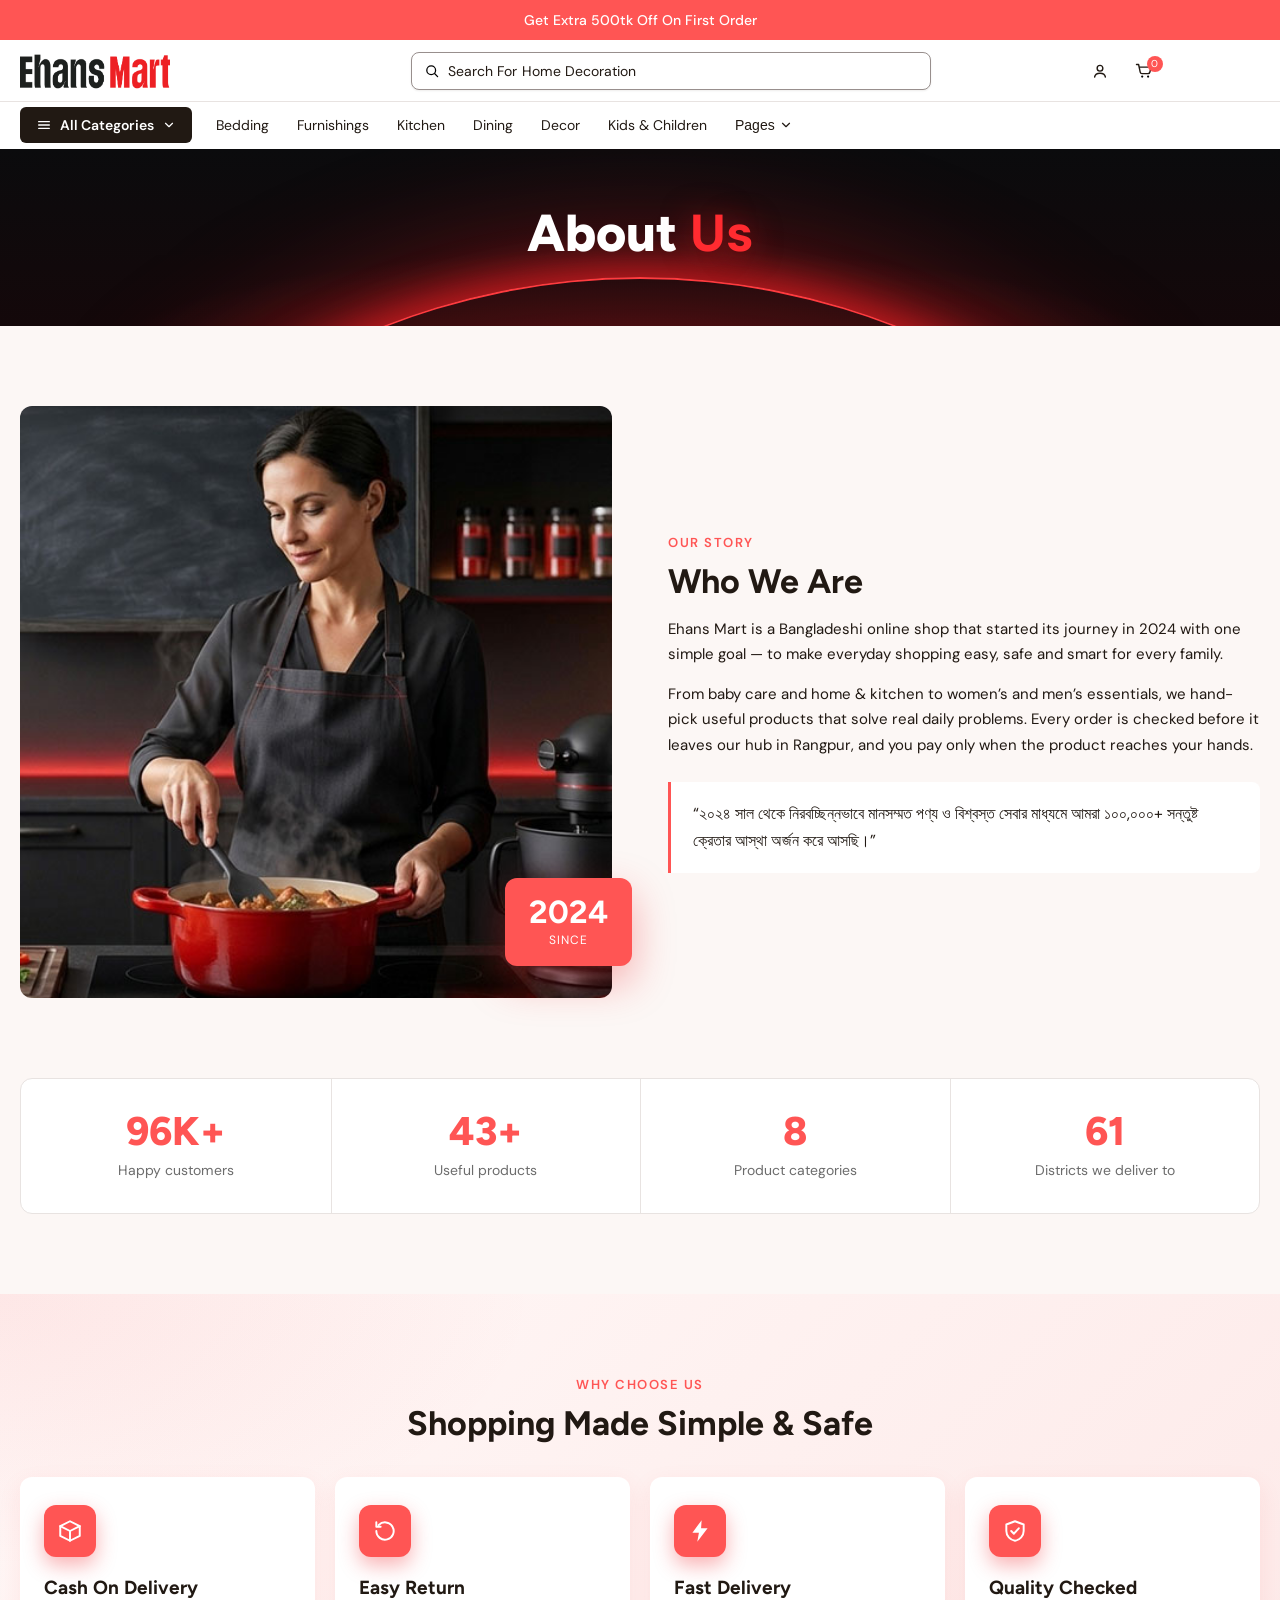
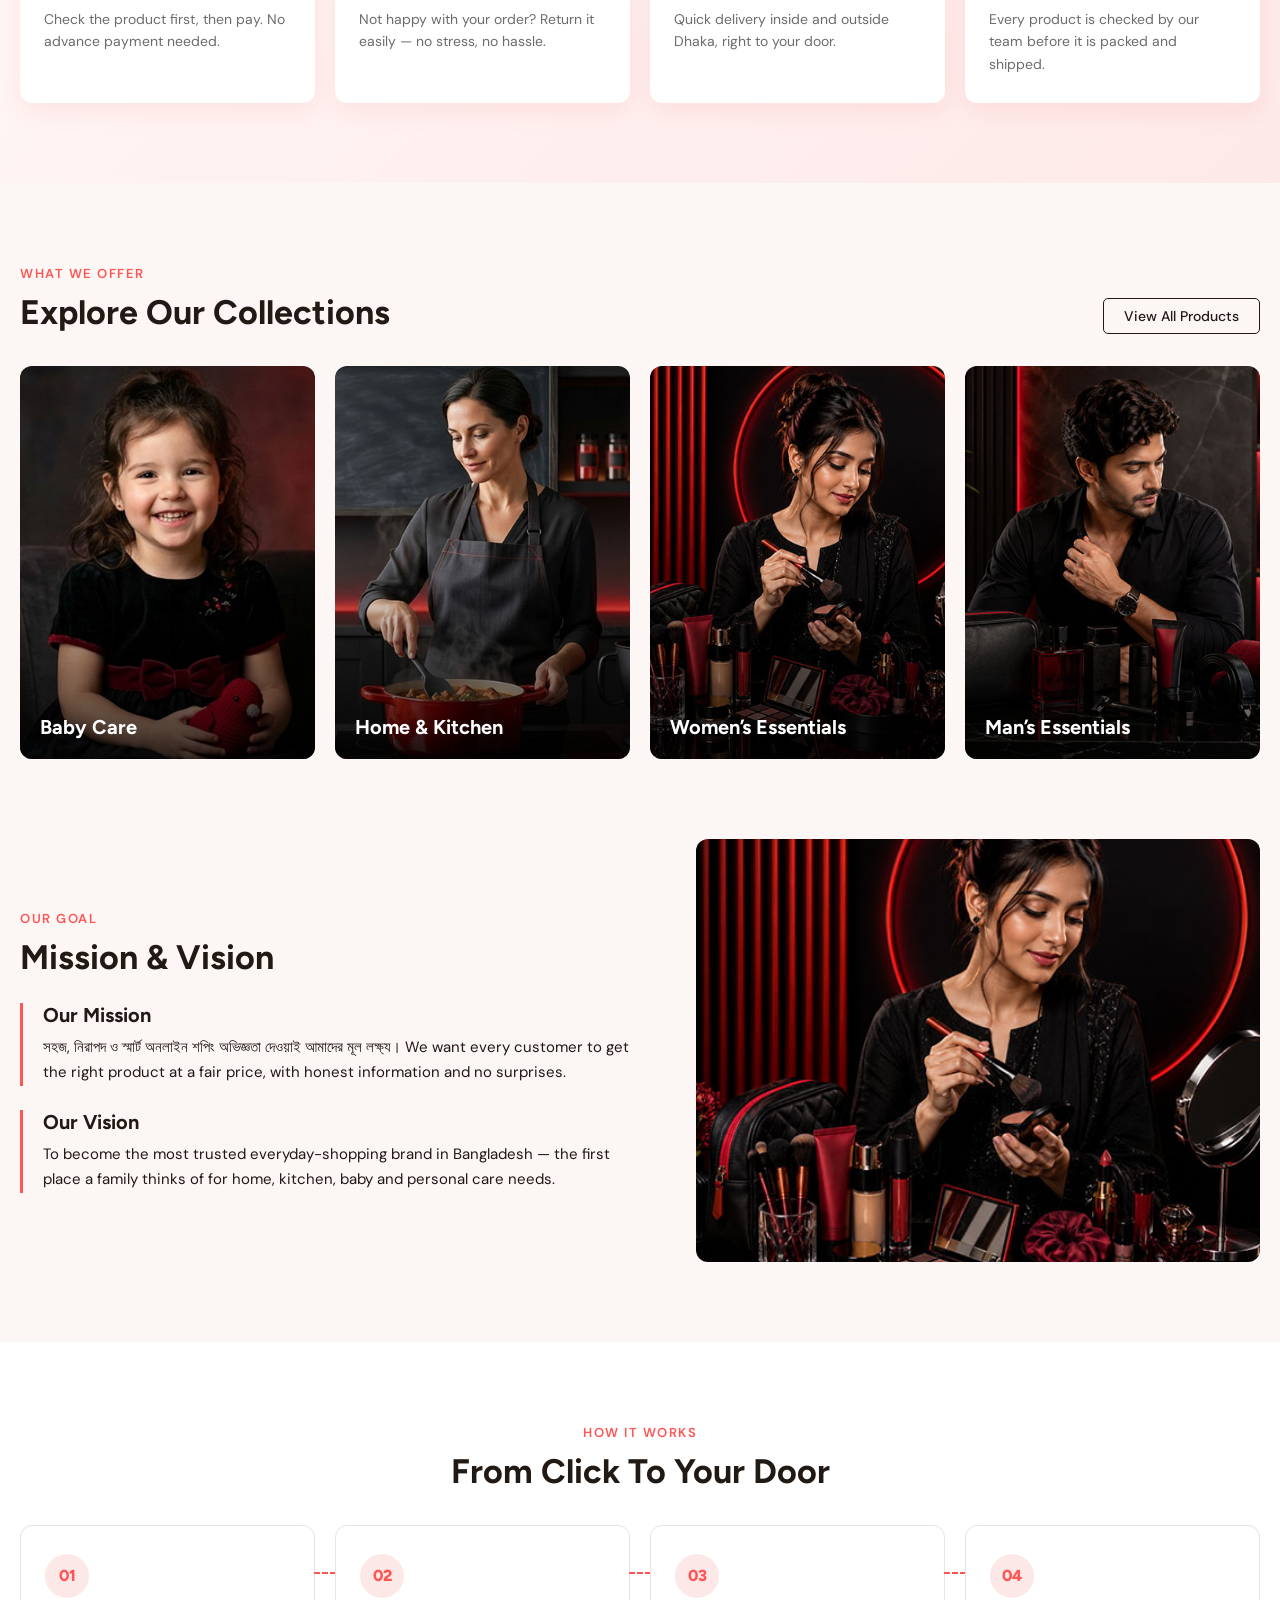
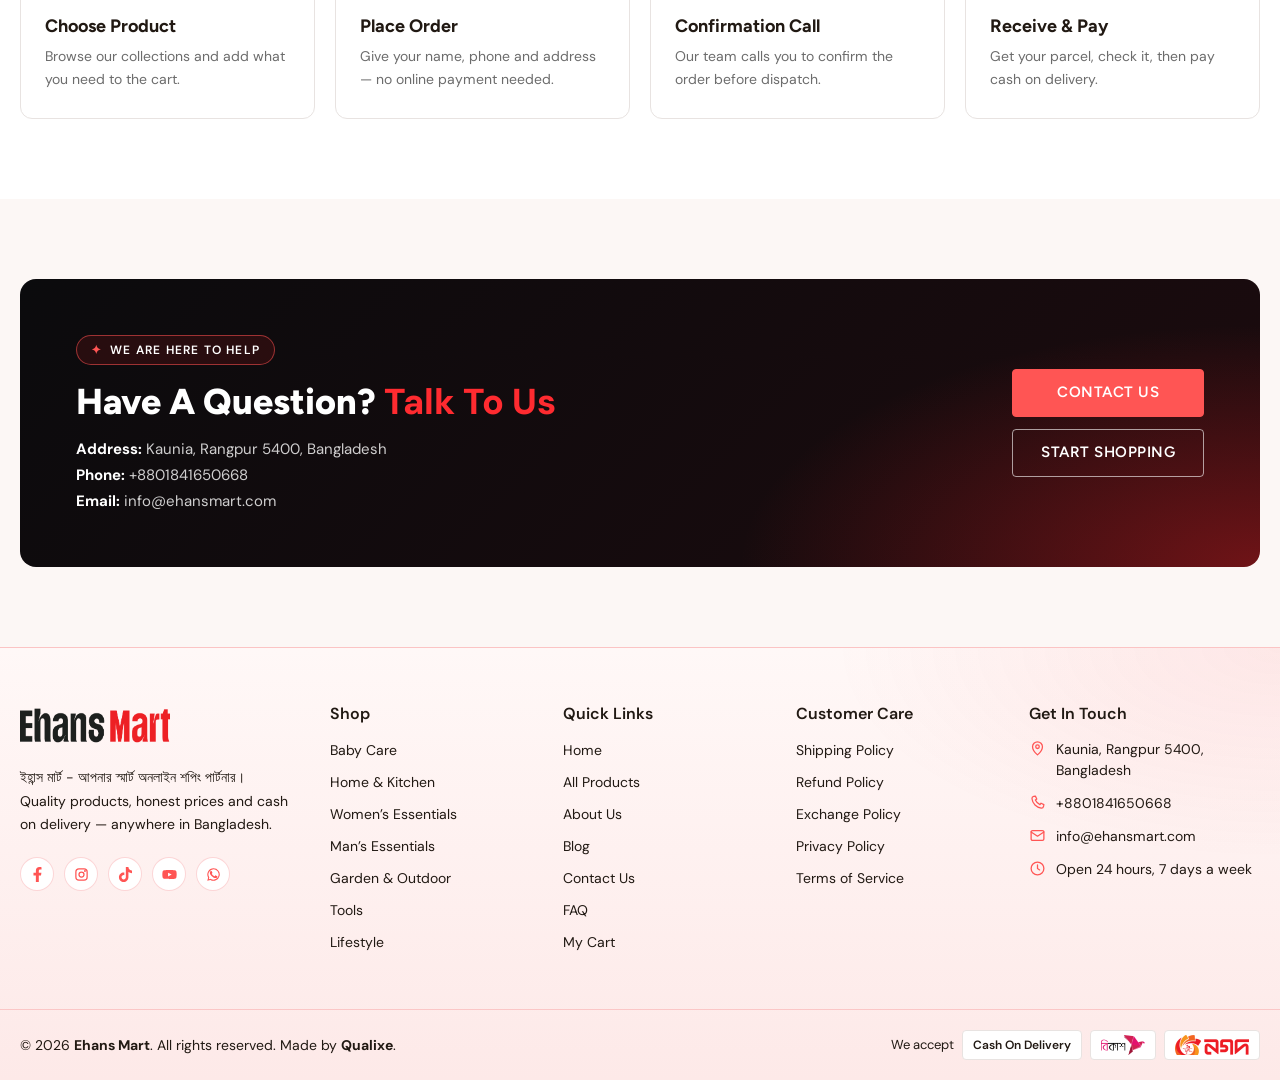
<file: about.html>
<!DOCTYPE html>
<html lang="en">

<head>
	<meta charset="UTF-8">
	<meta name="viewport" content="width=device-width, initial-scale=1.0">
	<title>Ehans Mart | About Us</title>
	<!-- css link start -->
	<link rel="icon" href="./assets/images/ehans-mart-favicon.svg" type="image/svg+xml">
	<link rel="icon" href="./assets/images/ehans-mart-favicon-32.png" type="image/png" sizes="32x32">
	<link rel="apple-touch-icon" href="./assets/images/ehans-mart-apple-touch-icon.png">
	<link rel="stylesheet" href="./assets/css/app-menu-section.css">
	<link rel="stylesheet" href="./assets/css/footer.css">
	<link rel="stylesheet" href="./assets/css/card.css">
	<link rel="stylesheet" href="./assets/css/about-common.css">
	<link rel="stylesheet" href="./assets/css/about-hero-section.css">
	<link rel="stylesheet" href="./assets/css/about-story-section.css">
	<link rel="stylesheet" href="./assets/css/about-stats-section.css">
	<link rel="stylesheet" href="./assets/css/about-feature-section.css">
	<link rel="stylesheet" href="./assets/css/about-category-section.css">
	<link rel="stylesheet" href="./assets/css/about-mission-section.css">
	<link rel="stylesheet" href="./assets/css/about-process-section.css">
	<link rel="stylesheet" href="./assets/css/about-cta-section.css">
	<link rel="stylesheet" href="./assets/css/header.css">
	<link rel="stylesheet" href="./assets/css/search-bar.css">
	<link rel="stylesheet" href="./assets/css/mobile-menu.css">
	<link rel="stylesheet" href="./assets/css/all-categories-menu.css">
	<link rel="stylesheet" href="./assets/css/nav-dropdown.css">
	<link rel="stylesheet" href="./assets/css/announcebar-section.css">
	<link rel="stylesheet" href="./assets/css/main.css">
	<link rel="stylesheet" href="./assets/css/cart-drawer.css">
	<!-- css link end -->
</head>

<body>
	<!-- announcebar-section start -->
	<section class="announcebar-section">
		<div class="container">
			<div class="announcebar-text">
				<p><a href="#!">get Extra 500tk off on first order</a></p>
			</div>
		</div>
	</section>
	<!-- announcebar-section end -->

	<!-- header start -->
	<header class="header home-nav-active">
		<div class="container">
			<nav class="navbar">
				<div class="navbar-left">
					<button class="hamburger app-menu-open" type="button" aria-label="open menu">
						<span class="hamburger-line"></span>
						<span class="hamburger-line"></span>
						<span class="hamburger-line"></span>
					</button>
					<div class="navbar-logo">
						<a href="index.html">
							<img src="./assets/images/ehans-mart-logo.png" alt="ehans-mart-logo">
						</a>
					</div>
				</div>
				<div class="navbar-search">
					<button class="search-open navbar-search-open-btn">
						<span class="icon">
							<svg viewBox="0 0 20 20" fill="none">
								<circle cx="9" cy="9" r="5.5" stroke="currentColor" stroke-width="1.6"></circle>
								<path d="M13.5 13.5L17 17" stroke="currentColor" stroke-width="1.6"
									stroke-linecap="round"></path>
							</svg>
						</span>
						<span class="text p">
							search for
							<span class="search-roller">
								<span class="search-roller-track">
									<span>smart phone</span>
									<span>home decoration</span>
									<span>gadgets</span>
								</span>
							</span>
						</span>
					</button>
				</div>
				<!-- search-bar popup start -->
				<div class="search-bar-wrap">
					<button class="search-bar-window-cls-btn"></button>
					<div class="search-bar">
						<div class="search-bar-top">
							<form class="search-form">
								<div class="search-field">
									<span class="icon">
										<svg viewBox="0 0 16 16" fill="none" aria-hidden="true">
											<path
												d="M7.33333 12.6667C10.2789 12.6667 12.6667 10.2789 12.6667 7.33333C12.6667 4.38781 10.2789 2 7.33333 2C4.38781 2 2 4.38781 2 7.33333C2 10.2789 4.38781 12.6667 7.33333 12.6667Z"
												stroke="currentColor" stroke-width="1.5" stroke-linecap="round"
												stroke-linejoin="round">
											</path>
											<path d="M14 14L11.1 11.1" stroke="currentColor" stroke-width="1.5"
												stroke-linecap="round" stroke-linejoin="round"></path>
										</svg>
									</span>
									<input type="search" class="search-input" placeholder="Search products..." autocomplete="off"
										aria-label="search products">
									<button class="search-input-clear" type="button" aria-label="clear search" hidden>
										<svg width="10" height="10" viewBox="0 0 18 18" fill="none" aria-hidden="true"><path d="M3 15L15 3M15 15L3 3" stroke="currentColor" stroke-width="2" stroke-linecap="round"></path></svg>
									</button>
								</div>
							</form>
							<button class="search-bar-close">
								<svg width="16" height="16" viewBox="0 0 10 10" fill="none"
									xmlns="http://www.w3.org/2000/svg">
									<path
										d="M9.85403 9.14653C9.90048 9.19298 9.93733 9.24813 9.96247 9.30883C9.98762 9.36953 10.0006 9.43458 10.0006 9.50028C10.0006 9.56598 9.98762 9.63103 9.96247 9.69173C9.93733 9.75242 9.90048 9.80757 9.85403 9.85403C9.80757 9.90048 9.75242 9.93733 9.69173 9.96247C9.63103 9.98762 9.56598 10.0006 9.50028 10.0006C9.43458 10.0006 9.36953 9.98762 9.30883 9.96247C9.24813 9.93733 9.19298 9.90048 9.14653 9.85403L5.00028 5.70715L0.854028 9.85403C0.760208 9.94785 0.63296 10.0006 0.500278 10.0006C0.367596 10.0006 0.240348 9.94785 0.146528 9.85403C0.0527077 9.76021 2.61548e-09 9.63296 0 9.50028C-2.61548e-09 9.3676 0.0527077 9.24035 0.146528 9.14653L4.2934 5.00028L0.146528 0.854028C0.0527077 0.760208 0 0.63296 0 0.500278C0 0.367596 0.0527077 0.240348 0.146528 0.146528C0.240348 0.0527077 0.367596 0 0.500278 0C0.63296 0 0.760208 0.0527077 0.854028 0.146528L5.00028 4.2934L9.14653 0.146528C9.24035 0.0527077 9.3676 -2.61548e-09 9.50028 0C9.63296 2.61548e-09 9.76021 0.0527077 9.85403 0.146528C9.94785 0.240348 10.0006 0.367596 10.0006 0.500278C10.0006 0.63296 9.94785 0.760208 9.85403 0.854028L5.70715 5.00028L9.85403 9.14653Z"
										fill="#0B0802"></path>
								</svg>
							</button>
						</div>
						<div class="search-bar-btm">
							<!-- default view: recent + popular + categories -->
							<div class="search-default">
								<div class="search-block search-recent" hidden>
									<div class="search-block-head">
										<p class="search-block-title">recent searches</p>
										<button class="search-recent-clear" type="button">clear</button>
									</div>
									<div class="search-tags search-recent-tags"></div>
								</div>
								<div class="search-block">
									<p class="search-block-title">popular searches</p>
									<div class="search-tags search-popular-tags"></div>
								</div>
								<div class="search-block">
									<p class="search-block-title">shop by category</p>
									<div class="search-categories"></div>
								</div>
							</div>
							<!-- results view -->
							<div class="search-results" hidden>
								<p class="search-results-count"></p>
								<div class="search-result-items" role="listbox"></div>
								<a href="collections.html" class="btn search-view-all">view all results</a>
							</div>
							<!-- no result view -->
							<div class="search-empty" hidden>
								<p class="search-empty-title">No products found</p>
								<p class="search-empty-text">Try a different word, or browse a popular search below.</p>
								<div class="search-tags search-empty-tags"></div>
							</div>
						</div>
					</div>
				</div>
				<!-- search-bar popup end -->
				<div class="navbar-icons">
					<button class="navbar-icon navbar-search-open-btn">
						<svg viewBox="0 0 20 20" fill="none" aria-hidden="true">
							<path
								d="M9.16667 15.8333C12.8486 15.8333 15.8333 12.8486 15.8333 9.16667C15.8333 5.48477 12.8486 2.5 9.16667 2.5C5.48477 2.5 2.5 5.48477 2.5 9.16667C2.5 12.8486 5.48477 15.8333 9.16667 15.8333Z"
								stroke="currentColor" stroke-width="1.5" stroke-linecap="round" stroke-linejoin="round">
							</path>
							<path d="M17.5 17.5L13.875 13.875" stroke="currentColor" stroke-width="1.5"
								stroke-linecap="round" stroke-linejoin="round"></path>
						</svg>
					</button>
					<a href="#!" class="navbar-icon">
						<svg viewBox="0 0 20 20" fill="none" aria-hidden="true">
							<path d="M10 10.1A2.85 2.85 0 1 0 10 4.4a2.85 2.85 0 0 0 0 5.7Z" stroke="currentColor"
								stroke-width="1.4">
							</path>
							<path d="M4.6 16c.45-2.25 2.48-3.7 5.4-3.7 2.92 0 4.95 1.45 5.4 3.7" stroke="currentColor"
								stroke-width="1.4" stroke-linecap="round"></path>
						</svg>
					</a>
					<button class="navbar-icon cart-drawer-open">
						<span class="cart-count">0</span>
						<svg viewBox="0 0 20 20" fill="none" aria-hidden="true">
							<path
								d="M2.5 3.5H4.6l1.6 7.7c.17.82.89 1.4 1.73 1.4h6.17c.82 0 1.53-.55 1.73-1.34l1.3-5.16H5.3"
								stroke="currentColor" stroke-width="1.4" stroke-linecap="round" stroke-linejoin="round">
							</path>
							<circle cx="8.2" cy="15.6" r="1.1" fill="currentColor"></circle>
							<circle cx="14.1" cy="15.6" r="1.1" fill="currentColor"></circle>
						</svg>
					</button>
				</div>
				<div class="navbar-link-area">
					<ul class="navbar-links">
						<!-- all-categories start -->
						<li class="navbar-link all-categories">
							<button type="button" class="all-categories-btn" aria-expanded="false" aria-controls="all-categories-menu">
								<svg viewBox="0 0 24 24" fill="none" stroke="currentColor" stroke-width="2" stroke-linecap="round"
									aria-hidden="true">
									<path d="M4 7h16M4 12h16M4 17h16" />
								</svg>
								<span>All Categories</span>
								<svg class="all-categories-btn-arrow" viewBox="0 0 24 24" fill="none" stroke="currentColor"
									stroke-width="2" stroke-linecap="round" stroke-linejoin="round" aria-hidden="true">
									<path d="m6 9 6 6 6-6" />
								</svg>
							</button>
							<div class="all-categories-menu" id="all-categories-menu">
								<ul class="all-categories-list">
								<li>
									<button type="button" class="all-categories-tab active" data-all-cat="baby-care">
										<span>Baby Care</span>
										<svg viewBox="0 0 24 24" fill="none" stroke="currentColor" stroke-width="2" stroke-linecap="round"
											stroke-linejoin="round" aria-hidden="true">
											<path d="m9 6 6 6-6 6" />
										</svg>
									</button>
								</li>
								<li>
									<button type="button" class="all-categories-tab" data-all-cat="baby-safety">
										<span>Baby Safety</span>
										<svg viewBox="0 0 24 24" fill="none" stroke="currentColor" stroke-width="2" stroke-linecap="round"
											stroke-linejoin="round" aria-hidden="true">
											<path d="m9 6 6 6-6 6" />
										</svg>
									</button>
								</li>
								<li>
									<button type="button" class="all-categories-tab" data-all-cat="home-kitchen">
										<span>Home &amp; Kitchen</span>
										<svg viewBox="0 0 24 24" fill="none" stroke="currentColor" stroke-width="2" stroke-linecap="round"
											stroke-linejoin="round" aria-hidden="true">
											<path d="m9 6 6 6-6 6" />
										</svg>
									</button>
								</li>
								<li>
									<button type="button" class="all-categories-tab" data-all-cat="womens-essentials">
										<span>Women’s Essentials</span>
										<svg viewBox="0 0 24 24" fill="none" stroke="currentColor" stroke-width="2" stroke-linecap="round"
											stroke-linejoin="round" aria-hidden="true">
											<path d="m9 6 6 6-6 6" />
										</svg>
									</button>
								</li>
								<li>
									<button type="button" class="all-categories-tab" data-all-cat="hair-accessories">
										<span>Hair Accessories</span>
										<svg viewBox="0 0 24 24" fill="none" stroke="currentColor" stroke-width="2" stroke-linecap="round"
											stroke-linejoin="round" aria-hidden="true">
											<path d="m9 6 6 6-6 6" />
										</svg>
									</button>
								</li>
								<li>
									<button type="button" class="all-categories-tab" data-all-cat="mens-essentials">
										<span>Man’s Essentials</span>
										<svg viewBox="0 0 24 24" fill="none" stroke="currentColor" stroke-width="2" stroke-linecap="round"
											stroke-linejoin="round" aria-hidden="true">
											<path d="m9 6 6 6-6 6" />
										</svg>
									</button>
								</li>
								<li>
									<button type="button" class="all-categories-tab" data-all-cat="garden-outdoor">
										<span>Garden &amp; Outdoor</span>
										<svg viewBox="0 0 24 24" fill="none" stroke="currentColor" stroke-width="2" stroke-linecap="round"
											stroke-linejoin="round" aria-hidden="true">
											<path d="m9 6 6 6-6 6" />
										</svg>
									</button>
								</li>
								<li>
									<button type="button" class="all-categories-tab" data-all-cat="tools">
										<span>Tools</span>
										<svg viewBox="0 0 24 24" fill="none" stroke="currentColor" stroke-width="2" stroke-linecap="round"
											stroke-linejoin="round" aria-hidden="true">
											<path d="m9 6 6 6-6 6" />
										</svg>
									</button>
								</li>
								<li>
									<button type="button" class="all-categories-tab" data-all-cat="lifestyle">
										<span>Lifestyle</span>
										<svg viewBox="0 0 24 24" fill="none" stroke="currentColor" stroke-width="2" stroke-linecap="round"
											stroke-linejoin="round" aria-hidden="true">
											<path d="m9 6 6 6-6 6" />
										</svg>
									</button>
								</li>
								</ul>
								<div class="all-categories-panels">
								<div class="all-categories-panel active" data-all-cat="baby-care">
									<div class="all-categories-content">
										<div class="all-categories-head">
											<p class="all-categories-title">Baby Care</p>
											<a href="collections.html" class="all-categories-view">view all <span aria-hidden="true">→</span></a>
										</div>
										<ul class="all-categories-links">
											<li><a href="collections.html">Baby Caps &amp; Hats</a></li>
											<li><a href="collections.html">Baby Carriers</a></li>
											<li><a href="collections.html">Tiffin Boxes</a></li>
											<li><a href="collections.html">Sun Hats</a></li>
											<li><a href="collections.html">Feeding Essentials</a></li>
											<li><a href="collections.html">Baby Clothing</a></li>
											<li><a href="collections.html">Bath &amp; Skin Care</a></li>
											<li><a href="collections.html">Baby Toys</a></li>
											<li><a href="collections.html">Diaper Bags</a></li>
										</ul>
									</div>
									<a href="collections.html" class="all-categories-promo">
										<img src="./assets/images/category-baby-care.jpg" alt="Baby Care" loading="lazy">
										<span class="all-categories-promo-content">
											<span class="all-categories-promo-label">explore</span>
											<span class="all-categories-promo-title">Baby Care</span>
											<span class="all-categories-promo-text">Soft, safe and useful picks for your little one — from caps to tiffin boxes.</span>
											<span class="all-categories-promo-btn">shop now <span aria-hidden="true">→</span></span>
											<span class="all-categories-promo-features">
												<span>
													<svg viewBox="0 0 24 24" fill="none" stroke="currentColor" stroke-width="1.8"
														stroke-linecap="round" stroke-linejoin="round" aria-hidden="true">
														<rect x="2.5" y="6" width="19" height="12" rx="2" />
														<circle cx="12" cy="12" r="2.5" />
													</svg>
													100% Cash on Delivery
												</span>
												<span>
													<svg viewBox="0 0 24 24" fill="none" stroke="currentColor" stroke-width="1.8"
														stroke-linecap="round" stroke-linejoin="round" aria-hidden="true">
														<path d="M3 7h11v9H3zM14 10h4l3 3v3h-7" />
														<circle cx="7" cy="17.5" r="1.8" />
														<circle cx="17" cy="17.5" r="1.8" />
													</svg>
													Fast home delivery
												</span>
											</span>
										</span>
									</a>
								</div>
								<div class="all-categories-panel" data-all-cat="baby-safety">
									<div class="all-categories-content">
										<div class="all-categories-head">
											<p class="all-categories-title">Baby Safety</p>
											<a href="collections.html" class="all-categories-view">view all <span aria-hidden="true">→</span></a>
										</div>
										<ul class="all-categories-links">
											<li><a href="collections.html">Safety Helmets</a></li>
											<li><a href="collections.html">Riding Safety Belts</a></li>
											<li><a href="collections.html">Fridge Child Locks</a></li>
											<li><a href="collections.html">Cabinet Locks</a></li>
											<li><a href="collections.html">Drawer Locks</a></li>
											<li><a href="collections.html">Corner Guards</a></li>
											<li><a href="collections.html">Door Stoppers</a></li>
											<li><a href="collections.html">Socket Covers</a></li>
											<li><a href="collections.html">Safety Gates</a></li>
										</ul>
									</div>
									<a href="collections.html" class="all-categories-promo">
										<img src="./assets/images/category-baby-safety.jpg" alt="Baby Safety" loading="lazy">
										<span class="all-categories-promo-content">
											<span class="all-categories-promo-label">explore</span>
											<span class="all-categories-promo-title">Baby Safety</span>
											<span class="all-categories-promo-text">Child locks, helmets and belts that keep curious kids safe at home and on the road.</span>
											<span class="all-categories-promo-btn">shop now <span aria-hidden="true">→</span></span>
											<span class="all-categories-promo-features">
												<span>
													<svg viewBox="0 0 24 24" fill="none" stroke="currentColor" stroke-width="1.8"
														stroke-linecap="round" stroke-linejoin="round" aria-hidden="true">
														<rect x="2.5" y="6" width="19" height="12" rx="2" />
														<circle cx="12" cy="12" r="2.5" />
													</svg>
													100% Cash on Delivery
												</span>
												<span>
													<svg viewBox="0 0 24 24" fill="none" stroke="currentColor" stroke-width="1.8"
														stroke-linecap="round" stroke-linejoin="round" aria-hidden="true">
														<path d="M3 7h11v9H3zM14 10h4l3 3v3h-7" />
														<circle cx="7" cy="17.5" r="1.8" />
														<circle cx="17" cy="17.5" r="1.8" />
													</svg>
													Fast home delivery
												</span>
											</span>
										</span>
									</a>
								</div>
								<div class="all-categories-panel" data-all-cat="home-kitchen">
									<div class="all-categories-content">
										<div class="all-categories-head">
											<p class="all-categories-title">Home &amp; Kitchen</p>
											<a href="collections.html" class="all-categories-view">view all <span aria-hidden="true">→</span></a>
										</div>
										<ul class="all-categories-links">
											<li><a href="collections.html">Kitchen Aprons</a></li>
											<li><a href="collections.html">Oil Dispensers</a></li>
											<li><a href="collections.html">Cleaning Sprays</a></li>
											<li><a href="collections.html">Dish Washing Gloves</a></li>
											<li><a href="collections.html">Drawer Organizers</a></li>
											<li><a href="collections.html">Fridge Covers</a></li>
											<li><a href="collections.html">Door Foam</a></li>
											<li><a href="collections.html">Door Closers</a></li>
											<li><a href="collections.html">Magic Erasers</a></li>
											<li><a href="collections.html">Mouse Traps</a></li>
											<li><a href="collections.html">Furniture Polish</a></li>
											<li><a href="collections.html">Kitchen Face Shields</a></li>
										</ul>
									</div>
									<a href="collections.html" class="all-categories-promo">
										<img src="./assets/images/category-home-kitchen.jpg" alt="Home and Kitchen" loading="lazy">
										<span class="all-categories-promo-content">
											<span class="all-categories-promo-label">explore</span>
											<span class="all-categories-promo-title">Home &amp; Kitchen</span>
											<span class="all-categories-promo-text">Smart tools that make cooking, cleaning and organizing easier every day.</span>
											<span class="all-categories-promo-btn">shop now <span aria-hidden="true">→</span></span>
											<span class="all-categories-promo-features">
												<span>
													<svg viewBox="0 0 24 24" fill="none" stroke="currentColor" stroke-width="1.8"
														stroke-linecap="round" stroke-linejoin="round" aria-hidden="true">
														<rect x="2.5" y="6" width="19" height="12" rx="2" />
														<circle cx="12" cy="12" r="2.5" />
													</svg>
													100% Cash on Delivery
												</span>
												<span>
													<svg viewBox="0 0 24 24" fill="none" stroke="currentColor" stroke-width="1.8"
														stroke-linecap="round" stroke-linejoin="round" aria-hidden="true">
														<path d="M3 7h11v9H3zM14 10h4l3 3v3h-7" />
														<circle cx="7" cy="17.5" r="1.8" />
														<circle cx="17" cy="17.5" r="1.8" />
													</svg>
													Fast home delivery
												</span>
											</span>
										</span>
									</a>
								</div>
								<div class="all-categories-panel" data-all-cat="womens-essentials">
									<div class="all-categories-content">
										<div class="all-categories-head">
											<p class="all-categories-title">Women’s Essentials</p>
											<a href="collections.html" class="all-categories-view">view all <span aria-hidden="true">→</span></a>
										</div>
										<ul class="all-categories-links">
											<li><a href="collections.html">Face Masks</a></li>
											<li><a href="collections.html">Facial Hair Removers</a></li>
											<li><a href="collections.html">Earring Supports</a></li>
											<li><a href="collections.html">Clothing Tag Guns</a></li>
											<li><a href="collections.html">Beauty Tools</a></li>
											<li><a href="collections.html">Skin Care</a></li>
											<li><a href="collections.html">Makeup Organizers</a></li>
											<li><a href="collections.html">Handbag Accessories</a></li>
											<li><a href="collections.html">Personal Care</a></li>
										</ul>
									</div>
									<a href="collections.html" class="all-categories-promo">
										<img src="./assets/images/category-womens-essentials.jpg" alt="Women’s Essentials" loading="lazy">
										<span class="all-categories-promo-content">
											<span class="all-categories-promo-label">explore</span>
											<span class="all-categories-promo-title">Women’s Essentials</span>
											<span class="all-categories-promo-text">Beauty and daily-care helpers loved by thousands of customers.</span>
											<span class="all-categories-promo-btn">shop now <span aria-hidden="true">→</span></span>
											<span class="all-categories-promo-features">
												<span>
													<svg viewBox="0 0 24 24" fill="none" stroke="currentColor" stroke-width="1.8"
														stroke-linecap="round" stroke-linejoin="round" aria-hidden="true">
														<rect x="2.5" y="6" width="19" height="12" rx="2" />
														<circle cx="12" cy="12" r="2.5" />
													</svg>
													100% Cash on Delivery
												</span>
												<span>
													<svg viewBox="0 0 24 24" fill="none" stroke="currentColor" stroke-width="1.8"
														stroke-linecap="round" stroke-linejoin="round" aria-hidden="true">
														<path d="M3 7h11v9H3zM14 10h4l3 3v3h-7" />
														<circle cx="7" cy="17.5" r="1.8" />
														<circle cx="17" cy="17.5" r="1.8" />
													</svg>
													Fast home delivery
												</span>
											</span>
										</span>
									</a>
								</div>
								<div class="all-categories-panel" data-all-cat="hair-accessories">
									<div class="all-categories-content">
										<div class="all-categories-head">
											<p class="all-categories-title">Hair Accessories</p>
											<a href="collections.html" class="all-categories-view">view all <span aria-hidden="true">→</span></a>
										</div>
										<ul class="all-categories-links">
											<li><a href="collections.html">Bow Hair Clips</a></li>
											<li><a href="collections.html">Spring Clips</a></li>
											<li><a href="collections.html">Butterfly Clips</a></li>
											<li><a href="collections.html">Tassel Hairpins</a></li>
											<li><a href="collections.html">Princess Clips</a></li>
											<li><a href="collections.html">Hair Oil Combs</a></li>
											<li><a href="collections.html">Hair Bands</a></li>
											<li><a href="collections.html">Scrunchies</a></li>
											<li><a href="collections.html">Kids Hair Clips</a></li>
										</ul>
									</div>
									<a href="collections.html" class="all-categories-promo">
										<img src="./assets/images/category-hair-accessories.jpg" alt="Hair Accessories" loading="lazy">
										<span class="all-categories-promo-content">
											<span class="all-categories-promo-label">explore</span>
											<span class="all-categories-promo-title">Hair Accessories</span>
											<span class="all-categories-promo-text">Cute bows, clips and pins for school, parties and every day.</span>
											<span class="all-categories-promo-btn">shop now <span aria-hidden="true">→</span></span>
											<span class="all-categories-promo-features">
												<span>
													<svg viewBox="0 0 24 24" fill="none" stroke="currentColor" stroke-width="1.8"
														stroke-linecap="round" stroke-linejoin="round" aria-hidden="true">
														<rect x="2.5" y="6" width="19" height="12" rx="2" />
														<circle cx="12" cy="12" r="2.5" />
													</svg>
													100% Cash on Delivery
												</span>
												<span>
													<svg viewBox="0 0 24 24" fill="none" stroke="currentColor" stroke-width="1.8"
														stroke-linecap="round" stroke-linejoin="round" aria-hidden="true">
														<path d="M3 7h11v9H3zM14 10h4l3 3v3h-7" />
														<circle cx="7" cy="17.5" r="1.8" />
														<circle cx="17" cy="17.5" r="1.8" />
													</svg>
													Fast home delivery
												</span>
											</span>
										</span>
									</a>
								</div>
								<div class="all-categories-panel" data-all-cat="mens-essentials">
									<div class="all-categories-content">
										<div class="all-categories-head">
											<p class="all-categories-title">Man’s Essentials</p>
											<a href="collections.html" class="all-categories-view">view all <span aria-hidden="true">→</span></a>
										</div>
										<ul class="all-categories-links">
											<li><a href="collections.html">White Hair Cover</a></li>
											<li><a href="collections.html">Grooming Tools</a></li>
											<li><a href="collections.html">Beard Care</a></li>
											<li><a href="collections.html">Hair Care</a></li>
											<li><a href="collections.html">Wallets</a></li>
											<li><a href="collections.html">Personal Care</a></li>
										</ul>
									</div>
									<a href="collections.html" class="all-categories-promo">
										<img src="./assets/images/category-mens-essentials.jpg" alt="Man’s Essentials" loading="lazy">
										<span class="all-categories-promo-content">
											<span class="all-categories-promo-label">explore</span>
											<span class="all-categories-promo-title">Man’s Essentials</span>
											<span class="all-categories-promo-text">Simple grooming and daily essentials made for men.</span>
											<span class="all-categories-promo-btn">shop now <span aria-hidden="true">→</span></span>
											<span class="all-categories-promo-features">
												<span>
													<svg viewBox="0 0 24 24" fill="none" stroke="currentColor" stroke-width="1.8"
														stroke-linecap="round" stroke-linejoin="round" aria-hidden="true">
														<rect x="2.5" y="6" width="19" height="12" rx="2" />
														<circle cx="12" cy="12" r="2.5" />
													</svg>
													100% Cash on Delivery
												</span>
												<span>
													<svg viewBox="0 0 24 24" fill="none" stroke="currentColor" stroke-width="1.8"
														stroke-linecap="round" stroke-linejoin="round" aria-hidden="true">
														<path d="M3 7h11v9H3zM14 10h4l3 3v3h-7" />
														<circle cx="7" cy="17.5" r="1.8" />
														<circle cx="17" cy="17.5" r="1.8" />
													</svg>
													Fast home delivery
												</span>
											</span>
										</span>
									</a>
								</div>
								<div class="all-categories-panel" data-all-cat="garden-outdoor">
									<div class="all-categories-content">
										<div class="all-categories-head">
											<p class="all-categories-title">Garden &amp; Outdoor</p>
											<a href="collections.html" class="all-categories-view">view all <span aria-hidden="true">→</span></a>
										</div>
										<ul class="all-categories-links">
											<li><a href="collections.html">Branch Cutters</a></li>
											<li><a href="collections.html">Pruning Tools</a></li>
											<li><a href="collections.html">Garden Gloves</a></li>
											<li><a href="collections.html">Plant Care</a></li>
											<li><a href="collections.html">Watering Tools</a></li>
											<li><a href="collections.html">Outdoor Essentials</a></li>
										</ul>
									</div>
									<a href="collections.html" class="all-categories-promo">
										<img src="./assets/images/category-garden-outdoor.jpg" alt="Garden and Outdoor" loading="lazy">
										<span class="all-categories-promo-content">
											<span class="all-categories-promo-label">explore</span>
											<span class="all-categories-promo-title">Garden &amp; Outdoor</span>
											<span class="all-categories-promo-text">Easy tools to keep your plants, roof garden and balcony healthy.</span>
											<span class="all-categories-promo-btn">shop now <span aria-hidden="true">→</span></span>
											<span class="all-categories-promo-features">
												<span>
													<svg viewBox="0 0 24 24" fill="none" stroke="currentColor" stroke-width="1.8"
														stroke-linecap="round" stroke-linejoin="round" aria-hidden="true">
														<rect x="2.5" y="6" width="19" height="12" rx="2" />
														<circle cx="12" cy="12" r="2.5" />
													</svg>
													100% Cash on Delivery
												</span>
												<span>
													<svg viewBox="0 0 24 24" fill="none" stroke="currentColor" stroke-width="1.8"
														stroke-linecap="round" stroke-linejoin="round" aria-hidden="true">
														<path d="M3 7h11v9H3zM14 10h4l3 3v3h-7" />
														<circle cx="7" cy="17.5" r="1.8" />
														<circle cx="17" cy="17.5" r="1.8" />
													</svg>
													Fast home delivery
												</span>
											</span>
										</span>
									</a>
								</div>
								<div class="all-categories-panel" data-all-cat="tools">
									<div class="all-categories-content">
										<div class="all-categories-head">
											<p class="all-categories-title">Tools</p>
											<a href="collections.html" class="all-categories-view">view all <span aria-hidden="true">→</span></a>
										</div>
										<ul class="all-categories-links">
											<li><a href="collections.html">Hand Tools</a></li>
											<li><a href="collections.html">Cutting Tools</a></li>
											<li><a href="collections.html">Measuring Tools</a></li>
											<li><a href="collections.html">Repair Kits</a></li>
											<li><a href="collections.html">Tool Organizers</a></li>
											<li><a href="collections.html">DIY Essentials</a></li>
										</ul>
									</div>
									<a href="collections.html" class="all-categories-promo">
										<img src="./assets/images/category-tools.jpg" alt="Tools" loading="lazy">
										<span class="all-categories-promo-content">
											<span class="all-categories-promo-label">explore</span>
											<span class="all-categories-promo-title">Tools</span>
											<span class="all-categories-promo-text">Handy tools for small repairs and everyday jobs around the house.</span>
											<span class="all-categories-promo-btn">shop now <span aria-hidden="true">→</span></span>
											<span class="all-categories-promo-features">
												<span>
													<svg viewBox="0 0 24 24" fill="none" stroke="currentColor" stroke-width="1.8"
														stroke-linecap="round" stroke-linejoin="round" aria-hidden="true">
														<rect x="2.5" y="6" width="19" height="12" rx="2" />
														<circle cx="12" cy="12" r="2.5" />
													</svg>
													100% Cash on Delivery
												</span>
												<span>
													<svg viewBox="0 0 24 24" fill="none" stroke="currentColor" stroke-width="1.8"
														stroke-linecap="round" stroke-linejoin="round" aria-hidden="true">
														<path d="M3 7h11v9H3zM14 10h4l3 3v3h-7" />
														<circle cx="7" cy="17.5" r="1.8" />
														<circle cx="17" cy="17.5" r="1.8" />
													</svg>
													Fast home delivery
												</span>
											</span>
										</span>
									</a>
								</div>
								<div class="all-categories-panel" data-all-cat="lifestyle">
									<div class="all-categories-content">
										<div class="all-categories-head">
											<p class="all-categories-title">Lifestyle</p>
											<a href="collections.html" class="all-categories-view">view all <span aria-hidden="true">→</span></a>
										</div>
										<ul class="all-categories-links">
											<li><a href="collections.html">Travel Accessories</a></li>
											<li><a href="collections.html">Storage &amp; Organizers</a></li>
											<li><a href="collections.html">Gift Items</a></li>
											<li><a href="collections.html">Daily Essentials</a></li>
											<li><a href="collections.html">Home Decor</a></li>
											<li><a href="collections.html">Gadget Accessories</a></li>
										</ul>
									</div>
									<a href="collections.html" class="all-categories-promo">
										<img src="./assets/images/category-lifestyle.jpg" alt="Lifestyle" loading="lazy">
										<span class="all-categories-promo-content">
											<span class="all-categories-promo-label">explore</span>
											<span class="all-categories-promo-title">Lifestyle</span>
											<span class="all-categories-promo-text">Useful everyday products that make life a little smarter.</span>
											<span class="all-categories-promo-btn">shop now <span aria-hidden="true">→</span></span>
											<span class="all-categories-promo-features">
												<span>
													<svg viewBox="0 0 24 24" fill="none" stroke="currentColor" stroke-width="1.8"
														stroke-linecap="round" stroke-linejoin="round" aria-hidden="true">
														<rect x="2.5" y="6" width="19" height="12" rx="2" />
														<circle cx="12" cy="12" r="2.5" />
													</svg>
													100% Cash on Delivery
												</span>
												<span>
													<svg viewBox="0 0 24 24" fill="none" stroke="currentColor" stroke-width="1.8"
														stroke-linecap="round" stroke-linejoin="round" aria-hidden="true">
														<path d="M3 7h11v9H3zM14 10h4l3 3v3h-7" />
														<circle cx="7" cy="17.5" r="1.8" />
														<circle cx="17" cy="17.5" r="1.8" />
													</svg>
													Fast home delivery
												</span>
											</span>
										</span>
									</a>
								</div>
								</div>
							</div>
						</li>
						<!-- all-categories end -->
						<li class="navbar-link">
							<p class="navbar-link-btn">bedding</p>
							<div class="megamenu">
								<div class="megamenu-items">
									<div class="megamenu-item">
										<h6 class="megamenu-item-title">Bedsheets By Design</h6>
										<ul>
											<li>
												<a href="#!">Abstract Bedsheets</a>
											</li>
											<li>
												<a href="#!">Solid Bedsheets</a>
											</li>
											<li>
												<a href="#!">Floral Bedsheets</a>
											</li>
											<li>
												<a href="#!">Geometric Bedsheets</a>
											</li>
											<li>
												<a href="#!">Fabulous Indian Prints</a>
											</li>
											<li>
												<a href="#!">Kids Bedsheets</a>
											</li>
										</ul>
									</div>
									<div class="megamenu-item">
										<h6 class="megamenu-item-title">Bedsheets By Design</h6>
										<ul>
											<li>
												<a href="#!">Abstract Bedsheets</a>
											</li>
											<li>
												<a href="#!">Solid Bedsheets</a>
											</li>
											<li>
												<a href="#!">Floral Bedsheets</a>
											</li>
											<li>
												<a href="#!">Geometric Bedsheets</a>
											</li>
											<li>
												<a href="#!">Fabulous Indian Prints</a>
											</li>
											<li>
												<a href="#!">Kids Bedsheets</a>
											</li>
										</ul>
									</div>
									<div class="megamenu-item">
										<h6 class="megamenu-item-title">Bedsheets By Design</h6>
										<ul>
											<li>
												<a href="#!">Abstract Bedsheets</a>
											</li>
											<li>
												<a href="#!">Solid Bedsheets</a>
											</li>
											<li>
												<a href="#!">Floral Bedsheets</a>
											</li>
											<li>
												<a href="#!">Geometric Bedsheets</a>
											</li>
											<li>
												<a href="#!">Fabulous Indian Prints</a>
											</li>
											<li>
												<a href="#!">Kids Bedsheets</a>
											</li>
										</ul>
									</div>
									<div class="megamenu-item">
										<h6 class="megamenu-item-title">Bedsheets By Design</h6>
										<ul>
											<li>
												<a href="#!">Abstract Bedsheets</a>
											</li>
											<li>
												<a href="#!">Solid Bedsheets</a>
											</li>
											<li>
												<a href="#!">Floral Bedsheets</a>
											</li>
											<li>
												<a href="#!">Geometric Bedsheets</a>
											</li>
											<li>
												<a href="#!">Fabulous Indian Prints</a>
											</li>
											<li>
												<a href="#!">Kids Bedsheets</a>
											</li>
										</ul>
									</div>
									<div class="megamenu-item">
										<h6 class="megamenu-item-title">Bedsheets By Design</h6>
										<ul>
											<li>
												<a href="#!">Abstract Bedsheets</a>
											</li>
											<li>
												<a href="#!">Solid Bedsheets</a>
											</li>
											<li>
												<a href="#!">Floral Bedsheets</a>
											</li>
											<li>
												<a href="#!">Geometric Bedsheets</a>
											</li>
											<li>
												<a href="#!">Fabulous Indian Prints</a>
											</li>
											<li>
												<a href="#!">Kids Bedsheets</a>
											</li>
										</ul>
									</div>
								</div>
							</div>
						</li>
						<li class="navbar-link">
							<p class="navbar-link-btn">Furnishings</p>
							<div class="megamenu">
								<div class="megamenu-items">
									<div class="megamenu-item">
										<h6 class="megamenu-item-title">Bedsheets By Design</h6>
										<ul>
											<li>
												<a href="#!">Abstract Bedsheets</a>
											</li>
											<li>
												<a href="#!">Solid Bedsheets</a>
											</li>
											<li>
												<a href="#!">Floral Bedsheets</a>
											</li>
											<li>
												<a href="#!">Geometric Bedsheets</a>
											</li>
											<li>
												<a href="#!">Fabulous Indian Prints</a>
											</li>
											<li>
												<a href="#!">Kids Bedsheets</a>
											</li>
										</ul>
									</div>
									<div class="megamenu-item">
										<h6 class="megamenu-item-title">Bedsheets By Design</h6>
										<ul>
											<li>
												<a href="#!">Abstract Bedsheets</a>
											</li>
											<li>
												<a href="#!">Solid Bedsheets</a>
											</li>
											<li>
												<a href="#!">Floral Bedsheets</a>
											</li>
											<li>
												<a href="#!">Geometric Bedsheets</a>
											</li>
											<li>
												<a href="#!">Fabulous Indian Prints</a>
											</li>
											<li>
												<a href="#!">Kids Bedsheets</a>
											</li>
										</ul>
									</div>
									<div class="megamenu-item">
										<h6 class="megamenu-item-title">Bedsheets By Design</h6>
										<ul>
											<li>
												<a href="#!">Abstract Bedsheets</a>
											</li>
											<li>
												<a href="#!">Solid Bedsheets</a>
											</li>
											<li>
												<a href="#!">Floral Bedsheets</a>
											</li>
											<li>
												<a href="#!">Geometric Bedsheets</a>
											</li>
											<li>
												<a href="#!">Fabulous Indian Prints</a>
											</li>
											<li>
												<a href="#!">Kids Bedsheets</a>
											</li>
										</ul>
									</div>
									<div class="megamenu-item">
										<h6 class="megamenu-item-title">Bedsheets By Design</h6>
										<ul>
											<li>
												<a href="#!">Abstract Bedsheets</a>
											</li>
											<li>
												<a href="#!">Solid Bedsheets</a>
											</li>
											<li>
												<a href="#!">Floral Bedsheets</a>
											</li>
											<li>
												<a href="#!">Geometric Bedsheets</a>
											</li>
											<li>
												<a href="#!">Fabulous Indian Prints</a>
											</li>
											<li>
												<a href="#!">Kids Bedsheets</a>
											</li>
										</ul>
									</div>
									<div class="megamenu-item">
										<h6 class="megamenu-item-title">Bedsheets By Design</h6>
										<ul>
											<li>
												<a href="#!">Abstract Bedsheets</a>
											</li>
											<li>
												<a href="#!">Solid Bedsheets</a>
											</li>
											<li>
												<a href="#!">Floral Bedsheets</a>
											</li>
											<li>
												<a href="#!">Geometric Bedsheets</a>
											</li>
											<li>
												<a href="#!">Fabulous Indian Prints</a>
											</li>
											<li>
												<a href="#!">Kids Bedsheets</a>
											</li>
										</ul>
									</div>
								</div>
							</div>
						</li>
						<li class="navbar-link">
							<p class="navbar-link-btn">Kitchen</p>
							<div class="megamenu">
								<div class="megamenu-items">
									<div class="megamenu-item">
										<h6 class="megamenu-item-title">Bedsheets By Design</h6>
										<ul>
											<li>
												<a href="#!">Abstract Bedsheets</a>
											</li>
											<li>
												<a href="#!">Solid Bedsheets</a>
											</li>
											<li>
												<a href="#!">Floral Bedsheets</a>
											</li>
											<li>
												<a href="#!">Geometric Bedsheets</a>
											</li>
											<li>
												<a href="#!">Fabulous Indian Prints</a>
											</li>
											<li>
												<a href="#!">Kids Bedsheets</a>
											</li>
										</ul>
									</div>
									<div class="megamenu-item">
										<h6 class="megamenu-item-title">Bedsheets By Design</h6>
										<ul>
											<li>
												<a href="#!">Abstract Bedsheets</a>
											</li>
											<li>
												<a href="#!">Solid Bedsheets</a>
											</li>
											<li>
												<a href="#!">Floral Bedsheets</a>
											</li>
											<li>
												<a href="#!">Geometric Bedsheets</a>
											</li>
											<li>
												<a href="#!">Fabulous Indian Prints</a>
											</li>
											<li>
												<a href="#!">Kids Bedsheets</a>
											</li>
										</ul>
									</div>
									<div class="megamenu-item">
										<h6 class="megamenu-item-title">Bedsheets By Design</h6>
										<ul>
											<li>
												<a href="#!">Abstract Bedsheets</a>
											</li>
											<li>
												<a href="#!">Solid Bedsheets</a>
											</li>
											<li>
												<a href="#!">Floral Bedsheets</a>
											</li>
											<li>
												<a href="#!">Geometric Bedsheets</a>
											</li>
											<li>
												<a href="#!">Fabulous Indian Prints</a>
											</li>
											<li>
												<a href="#!">Kids Bedsheets</a>
											</li>
										</ul>
									</div>
									<div class="megamenu-item">
										<h6 class="megamenu-item-title">Bedsheets By Design</h6>
										<ul>
											<li>
												<a href="#!">Abstract Bedsheets</a>
											</li>
											<li>
												<a href="#!">Solid Bedsheets</a>
											</li>
											<li>
												<a href="#!">Floral Bedsheets</a>
											</li>
											<li>
												<a href="#!">Geometric Bedsheets</a>
											</li>
											<li>
												<a href="#!">Fabulous Indian Prints</a>
											</li>
											<li>
												<a href="#!">Kids Bedsheets</a>
											</li>
										</ul>
									</div>
									<div class="megamenu-item">
										<h6 class="megamenu-item-title">Bedsheets By Design</h6>
										<ul>
											<li>
												<a href="#!">Abstract Bedsheets</a>
											</li>
											<li>
												<a href="#!">Solid Bedsheets</a>
											</li>
											<li>
												<a href="#!">Floral Bedsheets</a>
											</li>
											<li>
												<a href="#!">Geometric Bedsheets</a>
											</li>
											<li>
												<a href="#!">Fabulous Indian Prints</a>
											</li>
											<li>
												<a href="#!">Kids Bedsheets</a>
											</li>
										</ul>
									</div>
								</div>
							</div>
						</li>
						<li class="navbar-link">
							<p class="navbar-link-btn">Dining</p>
							<div class="megamenu">
								<div class="megamenu-items">
									<div class="megamenu-item">
										<h6 class="megamenu-item-title">Bedsheets By Design</h6>
										<ul>
											<li>
												<a href="#!">Abstract Bedsheets</a>
											</li>
											<li>
												<a href="#!">Solid Bedsheets</a>
											</li>
											<li>
												<a href="#!">Floral Bedsheets</a>
											</li>
											<li>
												<a href="#!">Geometric Bedsheets</a>
											</li>
											<li>
												<a href="#!">Fabulous Indian Prints</a>
											</li>
											<li>
												<a href="#!">Kids Bedsheets</a>
											</li>
										</ul>
									</div>
									<div class="megamenu-item">
										<h6 class="megamenu-item-title">Bedsheets By Design</h6>
										<ul>
											<li>
												<a href="#!">Abstract Bedsheets</a>
											</li>
											<li>
												<a href="#!">Solid Bedsheets</a>
											</li>
											<li>
												<a href="#!">Floral Bedsheets</a>
											</li>
											<li>
												<a href="#!">Geometric Bedsheets</a>
											</li>
											<li>
												<a href="#!">Fabulous Indian Prints</a>
											</li>
											<li>
												<a href="#!">Kids Bedsheets</a>
											</li>
										</ul>
									</div>
									<div class="megamenu-item">
										<h6 class="megamenu-item-title">Bedsheets By Design</h6>
										<ul>
											<li>
												<a href="#!">Abstract Bedsheets</a>
											</li>
											<li>
												<a href="#!">Solid Bedsheets</a>
											</li>
											<li>
												<a href="#!">Floral Bedsheets</a>
											</li>
											<li>
												<a href="#!">Geometric Bedsheets</a>
											</li>
											<li>
												<a href="#!">Fabulous Indian Prints</a>
											</li>
											<li>
												<a href="#!">Kids Bedsheets</a>
											</li>
										</ul>
									</div>
									<div class="megamenu-item">
										<h6 class="megamenu-item-title">Bedsheets By Design</h6>
										<ul>
											<li>
												<a href="#!">Abstract Bedsheets</a>
											</li>
											<li>
												<a href="#!">Solid Bedsheets</a>
											</li>
											<li>
												<a href="#!">Floral Bedsheets</a>
											</li>
											<li>
												<a href="#!">Geometric Bedsheets</a>
											</li>
											<li>
												<a href="#!">Fabulous Indian Prints</a>
											</li>
											<li>
												<a href="#!">Kids Bedsheets</a>
											</li>
										</ul>
									</div>
									<div class="megamenu-item">
										<h6 class="megamenu-item-title">Bedsheets By Design</h6>
										<ul>
											<li>
												<a href="#!">Abstract Bedsheets</a>
											</li>
											<li>
												<a href="#!">Solid Bedsheets</a>
											</li>
											<li>
												<a href="#!">Floral Bedsheets</a>
											</li>
											<li>
												<a href="#!">Geometric Bedsheets</a>
											</li>
											<li>
												<a href="#!">Fabulous Indian Prints</a>
											</li>
											<li>
												<a href="#!">Kids Bedsheets</a>
											</li>
										</ul>
									</div>
								</div>
							</div>
						</li>
						<li class="navbar-link">
							<p class="navbar-link-btn">Decor</p>
							<div class="megamenu">
								<div class="megamenu-items">
									<div class="megamenu-item">
										<h6 class="megamenu-item-title">Bedsheets By Design</h6>
										<ul>
											<li>
												<a href="#!">Abstract Bedsheets</a>
											</li>
											<li>
												<a href="#!">Solid Bedsheets</a>
											</li>
											<li>
												<a href="#!">Floral Bedsheets</a>
											</li>
											<li>
												<a href="#!">Geometric Bedsheets</a>
											</li>
											<li>
												<a href="#!">Fabulous Indian Prints</a>
											</li>
											<li>
												<a href="#!">Kids Bedsheets</a>
											</li>
										</ul>
									</div>
									<div class="megamenu-item">
										<h6 class="megamenu-item-title">Bedsheets By Design</h6>
										<ul>
											<li>
												<a href="#!">Abstract Bedsheets</a>
											</li>
											<li>
												<a href="#!">Solid Bedsheets</a>
											</li>
											<li>
												<a href="#!">Floral Bedsheets</a>
											</li>
											<li>
												<a href="#!">Geometric Bedsheets</a>
											</li>
											<li>
												<a href="#!">Fabulous Indian Prints</a>
											</li>
											<li>
												<a href="#!">Kids Bedsheets</a>
											</li>
										</ul>
									</div>
									<div class="megamenu-item">
										<h6 class="megamenu-item-title">Bedsheets By Design</h6>
										<ul>
											<li>
												<a href="#!">Abstract Bedsheets</a>
											</li>
											<li>
												<a href="#!">Solid Bedsheets</a>
											</li>
											<li>
												<a href="#!">Floral Bedsheets</a>
											</li>
											<li>
												<a href="#!">Geometric Bedsheets</a>
											</li>
											<li>
												<a href="#!">Fabulous Indian Prints</a>
											</li>
											<li>
												<a href="#!">Kids Bedsheets</a>
											</li>
										</ul>
									</div>
									<div class="megamenu-item">
										<h6 class="megamenu-item-title">Bedsheets By Design</h6>
										<ul>
											<li>
												<a href="#!">Abstract Bedsheets</a>
											</li>
											<li>
												<a href="#!">Solid Bedsheets</a>
											</li>
											<li>
												<a href="#!">Floral Bedsheets</a>
											</li>
											<li>
												<a href="#!">Geometric Bedsheets</a>
											</li>
											<li>
												<a href="#!">Fabulous Indian Prints</a>
											</li>
											<li>
												<a href="#!">Kids Bedsheets</a>
											</li>
										</ul>
									</div>
									<div class="megamenu-item">
										<h6 class="megamenu-item-title">Bedsheets By Design</h6>
										<ul>
											<li>
												<a href="#!">Abstract Bedsheets</a>
											</li>
											<li>
												<a href="#!">Solid Bedsheets</a>
											</li>
											<li>
												<a href="#!">Floral Bedsheets</a>
											</li>
											<li>
												<a href="#!">Geometric Bedsheets</a>
											</li>
											<li>
												<a href="#!">Fabulous Indian Prints</a>
											</li>
											<li>
												<a href="#!">Kids Bedsheets</a>
											</li>
										</ul>
									</div>
								</div>
							</div>
						</li>
						<li class="navbar-link">
							<p class="navbar-link-btn">Kids & Children</p>
							<div class="megamenu">
								<div class="megamenu-items">
									<div class="megamenu-item">
										<h6 class="megamenu-item-title">Bedsheets By Design</h6>
										<ul>
											<li>
												<a href="#!">Abstract Bedsheets</a>
											</li>
											<li>
												<a href="#!">Solid Bedsheets</a>
											</li>
											<li>
												<a href="#!">Floral Bedsheets</a>
											</li>
											<li>
												<a href="#!">Geometric Bedsheets</a>
											</li>
											<li>
												<a href="#!">Fabulous Indian Prints</a>
											</li>
											<li>
												<a href="#!">Kids Bedsheets</a>
											</li>
										</ul>
									</div>
									<div class="megamenu-item">
										<h6 class="megamenu-item-title">Bedsheets By Design</h6>
										<ul>
											<li>
												<a href="#!">Abstract Bedsheets</a>
											</li>
											<li>
												<a href="#!">Solid Bedsheets</a>
											</li>
											<li>
												<a href="#!">Floral Bedsheets</a>
											</li>
											<li>
												<a href="#!">Geometric Bedsheets</a>
											</li>
											<li>
												<a href="#!">Fabulous Indian Prints</a>
											</li>
											<li>
												<a href="#!">Kids Bedsheets</a>
											</li>
										</ul>
									</div>
									<div class="megamenu-item">
										<h6 class="megamenu-item-title">Bedsheets By Design</h6>
										<ul>
											<li>
												<a href="#!">Abstract Bedsheets</a>
											</li>
											<li>
												<a href="#!">Solid Bedsheets</a>
											</li>
											<li>
												<a href="#!">Floral Bedsheets</a>
											</li>
											<li>
												<a href="#!">Geometric Bedsheets</a>
											</li>
											<li>
												<a href="#!">Fabulous Indian Prints</a>
											</li>
											<li>
												<a href="#!">Kids Bedsheets</a>
											</li>
										</ul>
									</div>
									<div class="megamenu-item">
										<h6 class="megamenu-item-title">Bedsheets By Design</h6>
										<ul>
											<li>
												<a href="#!">Abstract Bedsheets</a>
											</li>
											<li>
												<a href="#!">Solid Bedsheets</a>
											</li>
											<li>
												<a href="#!">Floral Bedsheets</a>
											</li>
											<li>
												<a href="#!">Geometric Bedsheets</a>
											</li>
											<li>
												<a href="#!">Fabulous Indian Prints</a>
											</li>
											<li>
												<a href="#!">Kids Bedsheets</a>
											</li>
										</ul>
									</div>
									<div class="megamenu-item">
										<h6 class="megamenu-item-title">Bedsheets By Design</h6>
										<ul>
											<li>
												<a href="#!">Abstract Bedsheets</a>
											</li>
											<li>
												<a href="#!">Solid Bedsheets</a>
											</li>
											<li>
												<a href="#!">Floral Bedsheets</a>
											</li>
											<li>
												<a href="#!">Geometric Bedsheets</a>
											</li>
											<li>
												<a href="#!">Fabulous Indian Prints</a>
											</li>
											<li>
												<a href="#!">Kids Bedsheets</a>
											</li>
										</ul>
									</div>
								</div>
							</div>
						</li>
						<!-- nav-dropdown start -->
						<li class="navbar-link nav-dropdown">
							<button type="button" class="navbar-link-btn nav-dropdown-btn" aria-haspopup="true" aria-expanded="false">
								pages
								<svg class="nav-dropdown-arrow" viewBox="0 0 24 24" fill="none" stroke="currentColor" stroke-width="2"
									stroke-linecap="round" stroke-linejoin="round" aria-hidden="true">
									<path d="m6 9 6 6 6-6" />
								</svg>
							</button>
							<ul class="nav-dropdown-menu">
								<li class="nav-dropdown-item"><a href="about.html">About Us</a></li>
								<li class="nav-dropdown-item has-sub">
									<a href="blog.html">Blog <svg class="nav-dropdown-sub-arrow" viewBox="0 0 24 24" fill="none" stroke="currentColor" stroke-width="2"
										stroke-linecap="round" stroke-linejoin="round" aria-hidden="true">
										<path d="m9 6 6 6-6 6" />
									</svg></a>
									<ul class="nav-dropdown-menu nav-dropdown-sub">
										<li class="nav-dropdown-item"><a href="blog.html">Blog Page</a></li>
										<li class="nav-dropdown-item"><a href="blog-details.html">Blog Details</a></li>
									</ul>
								</li>
								<li class="nav-dropdown-item has-sub">
									<a href="faq.html">Help Center <svg class="nav-dropdown-sub-arrow" viewBox="0 0 24 24" fill="none" stroke="currentColor" stroke-width="2"
										stroke-linecap="round" stroke-linejoin="round" aria-hidden="true">
										<path d="m9 6 6 6-6 6" />
									</svg></a>
									<ul class="nav-dropdown-menu nav-dropdown-sub">
										<li class="nav-dropdown-item"><a href="faq.html">FAQ</a></li>
										<li class="nav-dropdown-item"><a href="contact.html">Contact Us</a></li>
										<li class="nav-dropdown-item has-sub">
											<a href="policy.html">Policies <svg class="nav-dropdown-sub-arrow" viewBox="0 0 24 24" fill="none" stroke="currentColor" stroke-width="2"
										stroke-linecap="round" stroke-linejoin="round" aria-hidden="true">
										<path d="m9 6 6 6-6 6" />
									</svg></a>
											<ul class="nav-dropdown-menu nav-dropdown-sub">
												<li class="nav-dropdown-item"><a href="policy.html#shipping">Shipping Policy</a></li>
												<li class="nav-dropdown-item"><a href="policy.html#refund">Refund Policy</a></li>
												<li class="nav-dropdown-item"><a href="policy.html#exchange">Exchange Policy</a></li>
												<li class="nav-dropdown-item"><a href="policy.html#privacy">Privacy Policy</a></li>
												<li class="nav-dropdown-item"><a href="policy.html#terms">Terms of Service</a></li>
											</ul>
										</li>
									</ul>
								</li>
								<li class="nav-dropdown-item"><a href="cart.html">Cart</a></li>
								<li class="nav-dropdown-item"><a href="404.html">404 Page</a></li>
							</ul>
						</li>
						<!-- nav-dropdown end -->
					</ul>
				</div>
			</nav>
		</div>

		<!-- mobile-menu start -->
		<div class="mobile-menu-wrap">
			<div class="mobile-menu-close-window-btn"></div>
			<div class="mobile-menu-container">
				<div class="mobile-menu-top">
					<button class="mobile-menu-close-btn" type="button">
						<svg viewBox="0 0 20 20" fill="none" aria-hidden="true">
							<path d="M16 10H4" stroke="currentColor" stroke-width="1.6" stroke-linecap="round"></path>
							<path d="M8 6L4 10L8 14" stroke="currentColor" stroke-width="1.6" stroke-linecap="round"
								stroke-linejoin="round"></path>
						</svg>
					</button>
					<p class="mobile-menu-title">all categories</p>
					<button class="mobile-menu-search navbar-search-open-btn">
						<svg viewBox="0 0 20 20" fill="none" aria-hidden="true">
							<path
								d="M9.16667 15.8333C12.8486 15.8333 15.8333 12.8486 15.8333 9.16667C15.8333 5.48477 12.8486 2.5 9.16667 2.5C5.48477 2.5 2.5 5.48477 2.5 9.16667C2.5 12.8486 5.48477 15.8333 9.16667 15.8333Z"
								stroke="currentColor" stroke-width="1.5" stroke-linecap="round" stroke-linejoin="round">
							</path>
							<path d="M17.5 17.5L13.875 13.875" stroke="currentColor" stroke-width="1.5"
								stroke-linecap="round" stroke-linejoin="round"></path>
						</svg>
					</button>
				</div>
				<div class="mobile-menu-inner">
					<div class="mobile-menu-tabs">
						<a href="#bedding" class="mobile-menu-tab active">
							<span class="mobile-menu-tab-img">
								<img src="./assets/images/mobile-menu-tab-img1.webp" alt="mobile-menu-tab-img1.webp">
							</span>
							<span class="mobile-menu-tab-title">bedding</span>
						</a>
						<a href="#furnishings" class="mobile-menu-tab">
							<span class="mobile-menu-tab-img">
								<img src="./assets/images/mobile-menu-tab-img12.webp" alt="mobile-menu-tab-img12.webp">
							</span>
							<span class="mobile-menu-tab-title">Furnishings</span>
						</a>
						<a href="#decor" class="mobile-menu-tab">
							<span class="mobile-menu-tab-img">
								<img src="./assets/images/mobile-menu-tab-img22.webp" alt="mobile-menu-tab-img22.webp">
							</span>
							<span class="mobile-menu-tab-title">Decor</span>
						</a>
						<a href="#dining" class="mobile-menu-tab">
							<span class="mobile-menu-tab-img">
								<img src="./assets/images/mobile-menu-tab-img23.webp" alt="mobile-menu-tab-img23.webp">
							</span>
							<span class="mobile-menu-tab-title">Dining</span>
						</a>
						<a href="#kitchen" class="mobile-menu-tab">
							<span class="mobile-menu-tab-img">
								<img src="./assets/images/mobile-menu-tab-img24.webp" alt="mobile-menu-tab-img24.webp">
							</span>
							<span class="mobile-menu-tab-title">Kitchen</span>
						</a>
						<a href="#bath" class="mobile-menu-tab">
							<span class="mobile-menu-tab-img">
								<img src="./assets/images/mobile-menu-tab-img25.webp" alt="mobile-menu-tab-img25.webp">
							</span>
							<span class="mobile-menu-tab-title">Bath</span>
						</a>
						<a href="#organisers" class="mobile-menu-tab">
							<span class="mobile-menu-tab-img">
								<img src="./assets/images/mobile-menu-tab-img26.webp" alt="mobile-menu-tab-img26.webp">
							</span>
							<span class="mobile-menu-tab-title">Organisers</span>
						</a>
						<a href="#gifts" class="mobile-menu-tab">
							<span class="mobile-menu-tab-img">
								<img src="./assets/images/mobile-menu-tab-img27.webp" alt="mobile-menu-tab-img27.webp">
							</span>
							<span class="mobile-menu-tab-title">Gifts</span>
						</a>
					</div>
					<div class="mobile-menu-tabs-contents">
						<div class="mobile-menu-tabs-content" id="bedding">
							<div class="mobile-menu-tabs-content-heading">
								<p class="title">bedding</p>
								<span class="line"></span>
							</div>
							<div class="mobile-menu-tabs-content-items">
								<div class="mobile-menu-tabs-content-item">
									<p class="mobile-menu-tabs-content-item-title">Bedsheets by size</p>
									<div class="mobile-menu-tabs-content-item-grids">
										<a href="#!" class="mobile-menu-tabs-content-item-grid">
											<span class="mobile-menu-tabs-content-item-grid-img">
												<img src="./assets/images/mobile-menu-tab-img1.webp"
													alt="mobile-menu-tab-img1.webp">
											</span>
											<span class="mobile-menu-tabs-content-item-grid-title">view all
												bedsheets</span>
										</a>
										<a href="#!" class="mobile-menu-tabs-content-item-grid">
											<span class="mobile-menu-tabs-content-item-grid-img">
												<img src="./assets/images/mobile-menu-tab-img2.webp"
													alt="mobile-menu-tab-img2.webp">
											</span>
											<span class="mobile-menu-tabs-content-item-grid-title">single
												bedsheets</span>
										</a>
										<a href="#!" class="mobile-menu-tabs-content-item-grid">
											<span class="mobile-menu-tabs-content-item-grid-img">
												<img src="./assets/images/mobile-menu-tab-img3.webp"
													alt="mobile-menu-tab-img3.webp">
											</span>
											<span class="mobile-menu-tabs-content-item-grid-title">queen
												bedsheets</span>
										</a>
										<a href="#!" class="mobile-menu-tabs-content-item-grid">
											<span class="mobile-menu-tabs-content-item-grid-img">
												<img src="./assets/images/mobile-menu-tab-img4.webp"
													alt="mobile-menu-tab-img4.webp">
											</span>
											<span class="mobile-menu-tabs-content-item-grid-title">king bedsheets</span>
										</a>
										<a href="#!" class="mobile-menu-tabs-content-item-grid">
											<span class="mobile-menu-tabs-content-item-grid-img">
												<img src="./assets/images/mobile-menu-tab-img5.webp"
													alt="mobile-menu-tab-img5.webp">
											</span>
											<span class="mobile-menu-tabs-content-item-grid-title">fitted
												bedsheets</span>
										</a>
									</div>
								</div>
								<div class="mobile-menu-tabs-content-item">
									<p class="mobile-menu-tabs-content-item-title">More in Bedding</p>
									<div class="mobile-menu-tabs-content-item-grids">
										<a href="#!" class="mobile-menu-tabs-content-item-grid">
											<span class="mobile-menu-tabs-content-item-grid-img">
												<img src="./assets/images/mobile-menu-tab-img6.webp"
													alt="mobile-menu-tab-img6.webp">
											</span>
											<span class="mobile-menu-tabs-content-item-grid-title">premium pillow
												covers</span>
										</a>
										<a href="#!" class="mobile-menu-tabs-content-item-grid">
											<span class="mobile-menu-tabs-content-item-grid-img">
												<img src="./assets/images/mobile-menu-tab-img1.webp"
													alt="mobile-menu-tab-img1.webp">
											</span>
											<span class="mobile-menu-tabs-content-item-grid-title">view all
												bedsheets</span>
										</a>
										<a href="#!" class="mobile-menu-tabs-content-item-grid">
											<span class="mobile-menu-tabs-content-item-grid-img">
												<img src="./assets/images/mobile-menu-tab-img2.webp"
													alt="mobile-menu-tab-img2.webp">
											</span>
											<span class="mobile-menu-tabs-content-item-grid-title">single
												bedsheets</span>
										</a>
										<a href="#!" class="mobile-menu-tabs-content-item-grid">
											<span class="mobile-menu-tabs-content-item-grid-img">
												<img src="./assets/images/mobile-menu-tab-img3.webp"
													alt="mobile-menu-tab-img3.webp">
											</span>
											<span class="mobile-menu-tabs-content-item-grid-title">queen
												bedsheets</span>
										</a>
										<a href="#!" class="mobile-menu-tabs-content-item-grid">
											<span class="mobile-menu-tabs-content-item-grid-img">
												<img src="./assets/images/mobile-menu-tab-img4.webp"
													alt="mobile-menu-tab-img4.webp">
											</span>
											<span class="mobile-menu-tabs-content-item-grid-title">king bedsheets</span>
										</a>
										<a href="#!" class="mobile-menu-tabs-content-item-grid">
											<span class="mobile-menu-tabs-content-item-grid-img">
												<img src="./assets/images/mobile-menu-tab-img5.webp"
													alt="mobile-menu-tab-img5.webp">
											</span>
											<span class="mobile-menu-tabs-content-item-grid-title">fitted
												bedsheets</span>
										</a>
									</div>
								</div>
							</div>
						</div>
						<div class="mobile-menu-tabs-content" id="furnishings">
							<div class="mobile-menu-tabs-content-heading">
								<p class="title">Furnishings</p>
								<span class="line"></span>
							</div>
							<div class="mobile-menu-tabs-content-items">
								<div class="mobile-menu-tabs-content-item">
									<p class="mobile-menu-tabs-content-item-title">Bedsheets by size</p>
									<div class="mobile-menu-tabs-content-item-grids">
										<a href="#!" class="mobile-menu-tabs-content-item-grid">
											<span class="mobile-menu-tabs-content-item-grid-img">
												<img src="./assets/images/mobile-menu-tab-img1.webp"
													alt="mobile-menu-tab-img1.webp">
											</span>
											<span class="mobile-menu-tabs-content-item-grid-title">view all
												bedsheets</span>
										</a>
										<a href="#!" class="mobile-menu-tabs-content-item-grid">
											<span class="mobile-menu-tabs-content-item-grid-img">
												<img src="./assets/images/mobile-menu-tab-img2.webp"
													alt="mobile-menu-tab-img2.webp">
											</span>
											<span class="mobile-menu-tabs-content-item-grid-title">single
												bedsheets</span>
										</a>
										<a href="#!" class="mobile-menu-tabs-content-item-grid">
											<span class="mobile-menu-tabs-content-item-grid-img">
												<img src="./assets/images/mobile-menu-tab-img3.webp"
													alt="mobile-menu-tab-img3.webp">
											</span>
											<span class="mobile-menu-tabs-content-item-grid-title">queen
												bedsheets</span>
										</a>
										<a href="#!" class="mobile-menu-tabs-content-item-grid">
											<span class="mobile-menu-tabs-content-item-grid-img">
												<img src="./assets/images/mobile-menu-tab-img4.webp"
													alt="mobile-menu-tab-img4.webp">
											</span>
											<span class="mobile-menu-tabs-content-item-grid-title">king bedsheets</span>
										</a>
										<a href="#!" class="mobile-menu-tabs-content-item-grid">
											<span class="mobile-menu-tabs-content-item-grid-img">
												<img src="./assets/images/mobile-menu-tab-img5.webp"
													alt="mobile-menu-tab-img5.webp">
											</span>
											<span class="mobile-menu-tabs-content-item-grid-title">fitted
												bedsheets</span>
										</a>
									</div>
								</div>
								<div class="mobile-menu-tabs-content-item">
									<p class="mobile-menu-tabs-content-item-title">More in Bedding</p>
									<div class="mobile-menu-tabs-content-item-grids">
										<a href="#!" class="mobile-menu-tabs-content-item-grid">
											<span class="mobile-menu-tabs-content-item-grid-img">
												<img src="./assets/images/mobile-menu-tab-img6.webp"
													alt="mobile-menu-tab-img6.webp">
											</span>
											<span class="mobile-menu-tabs-content-item-grid-title">premium pillow
												covers</span>
										</a>
										<a href="#!" class="mobile-menu-tabs-content-item-grid">
											<span class="mobile-menu-tabs-content-item-grid-img">
												<img src="./assets/images/mobile-menu-tab-img1.webp"
													alt="mobile-menu-tab-img1.webp">
											</span>
											<span class="mobile-menu-tabs-content-item-grid-title">view all
												bedsheets</span>
										</a>
										<a href="#!" class="mobile-menu-tabs-content-item-grid">
											<span class="mobile-menu-tabs-content-item-grid-img">
												<img src="./assets/images/mobile-menu-tab-img2.webp"
													alt="mobile-menu-tab-img2.webp">
											</span>
											<span class="mobile-menu-tabs-content-item-grid-title">single
												bedsheets</span>
										</a>
										<a href="#!" class="mobile-menu-tabs-content-item-grid">
											<span class="mobile-menu-tabs-content-item-grid-img">
												<img src="./assets/images/mobile-menu-tab-img3.webp"
													alt="mobile-menu-tab-img3.webp">
											</span>
											<span class="mobile-menu-tabs-content-item-grid-title">queen
												bedsheets</span>
										</a>
										<a href="#!" class="mobile-menu-tabs-content-item-grid">
											<span class="mobile-menu-tabs-content-item-grid-img">
												<img src="./assets/images/mobile-menu-tab-img4.webp"
													alt="mobile-menu-tab-img4.webp">
											</span>
											<span class="mobile-menu-tabs-content-item-grid-title">king bedsheets</span>
										</a>
										<a href="#!" class="mobile-menu-tabs-content-item-grid">
											<span class="mobile-menu-tabs-content-item-grid-img">
												<img src="./assets/images/mobile-menu-tab-img5.webp"
													alt="mobile-menu-tab-img5.webp">
											</span>
											<span class="mobile-menu-tabs-content-item-grid-title">fitted
												bedsheets</span>
										</a>
									</div>
								</div>
							</div>
						</div>
						<div class="mobile-menu-tabs-content" id="decor">
							<div class="mobile-menu-tabs-content-heading">
								<p class="title">Decor</p>
								<span class="line"></span>
							</div>
							<div class="mobile-menu-tabs-content-items">
								<div class="mobile-menu-tabs-content-item">
									<p class="mobile-menu-tabs-content-item-title">Bedsheets by size</p>
									<div class="mobile-menu-tabs-content-item-grids">
										<a href="#!" class="mobile-menu-tabs-content-item-grid">
											<span class="mobile-menu-tabs-content-item-grid-img">
												<img src="./assets/images/mobile-menu-tab-img1.webp"
													alt="mobile-menu-tab-img1.webp">
											</span>
											<span class="mobile-menu-tabs-content-item-grid-title">view all
												bedsheets</span>
										</a>
										<a href="#!" class="mobile-menu-tabs-content-item-grid">
											<span class="mobile-menu-tabs-content-item-grid-img">
												<img src="./assets/images/mobile-menu-tab-img2.webp"
													alt="mobile-menu-tab-img2.webp">
											</span>
											<span class="mobile-menu-tabs-content-item-grid-title">single
												bedsheets</span>
										</a>
										<a href="#!" class="mobile-menu-tabs-content-item-grid">
											<span class="mobile-menu-tabs-content-item-grid-img">
												<img src="./assets/images/mobile-menu-tab-img3.webp"
													alt="mobile-menu-tab-img3.webp">
											</span>
											<span class="mobile-menu-tabs-content-item-grid-title">queen
												bedsheets</span>
										</a>
										<a href="#!" class="mobile-menu-tabs-content-item-grid">
											<span class="mobile-menu-tabs-content-item-grid-img">
												<img src="./assets/images/mobile-menu-tab-img4.webp"
													alt="mobile-menu-tab-img4.webp">
											</span>
											<span class="mobile-menu-tabs-content-item-grid-title">king bedsheets</span>
										</a>
										<a href="#!" class="mobile-menu-tabs-content-item-grid">
											<span class="mobile-menu-tabs-content-item-grid-img">
												<img src="./assets/images/mobile-menu-tab-img5.webp"
													alt="mobile-menu-tab-img5.webp">
											</span>
											<span class="mobile-menu-tabs-content-item-grid-title">fitted
												bedsheets</span>
										</a>
									</div>
								</div>
								<div class="mobile-menu-tabs-content-item">
									<p class="mobile-menu-tabs-content-item-title">More in Bedding</p>
									<div class="mobile-menu-tabs-content-item-grids">
										<a href="#!" class="mobile-menu-tabs-content-item-grid">
											<span class="mobile-menu-tabs-content-item-grid-img">
												<img src="./assets/images/mobile-menu-tab-img6.webp"
													alt="mobile-menu-tab-img6.webp">
											</span>
											<span class="mobile-menu-tabs-content-item-grid-title">premium pillow
												covers</span>
										</a>
										<a href="#!" class="mobile-menu-tabs-content-item-grid">
											<span class="mobile-menu-tabs-content-item-grid-img">
												<img src="./assets/images/mobile-menu-tab-img1.webp"
													alt="mobile-menu-tab-img1.webp">
											</span>
											<span class="mobile-menu-tabs-content-item-grid-title">view all
												bedsheets</span>
										</a>
										<a href="#!" class="mobile-menu-tabs-content-item-grid">
											<span class="mobile-menu-tabs-content-item-grid-img">
												<img src="./assets/images/mobile-menu-tab-img2.webp"
													alt="mobile-menu-tab-img2.webp">
											</span>
											<span class="mobile-menu-tabs-content-item-grid-title">single
												bedsheets</span>
										</a>
										<a href="#!" class="mobile-menu-tabs-content-item-grid">
											<span class="mobile-menu-tabs-content-item-grid-img">
												<img src="./assets/images/mobile-menu-tab-img3.webp"
													alt="mobile-menu-tab-img3.webp">
											</span>
											<span class="mobile-menu-tabs-content-item-grid-title">queen
												bedsheets</span>
										</a>
										<a href="#!" class="mobile-menu-tabs-content-item-grid">
											<span class="mobile-menu-tabs-content-item-grid-img">
												<img src="./assets/images/mobile-menu-tab-img4.webp"
													alt="mobile-menu-tab-img4.webp">
											</span>
											<span class="mobile-menu-tabs-content-item-grid-title">king bedsheets</span>
										</a>
										<a href="#!" class="mobile-menu-tabs-content-item-grid">
											<span class="mobile-menu-tabs-content-item-grid-img">
												<img src="./assets/images/mobile-menu-tab-img5.webp"
													alt="mobile-menu-tab-img5.webp">
											</span>
											<span class="mobile-menu-tabs-content-item-grid-title">fitted
												bedsheets</span>
										</a>
									</div>
								</div>
							</div>
						</div>
						<div class="mobile-menu-tabs-content" id="dining">
							<div class="mobile-menu-tabs-content-heading">
								<p class="title">Dining</p>
								<span class="line"></span>
							</div>
							<div class="mobile-menu-tabs-content-items">
								<div class="mobile-menu-tabs-content-item">
									<p class="mobile-menu-tabs-content-item-title">Bedsheets by size</p>
									<div class="mobile-menu-tabs-content-item-grids">
										<a href="#!" class="mobile-menu-tabs-content-item-grid">
											<span class="mobile-menu-tabs-content-item-grid-img">
												<img src="./assets/images/mobile-menu-tab-img1.webp"
													alt="mobile-menu-tab-img1.webp">
											</span>
											<span class="mobile-menu-tabs-content-item-grid-title">view all
												bedsheets</span>
										</a>
										<a href="#!" class="mobile-menu-tabs-content-item-grid">
											<span class="mobile-menu-tabs-content-item-grid-img">
												<img src="./assets/images/mobile-menu-tab-img2.webp"
													alt="mobile-menu-tab-img2.webp">
											</span>
											<span class="mobile-menu-tabs-content-item-grid-title">single
												bedsheets</span>
										</a>
										<a href="#!" class="mobile-menu-tabs-content-item-grid">
											<span class="mobile-menu-tabs-content-item-grid-img">
												<img src="./assets/images/mobile-menu-tab-img3.webp"
													alt="mobile-menu-tab-img3.webp">
											</span>
											<span class="mobile-menu-tabs-content-item-grid-title">queen
												bedsheets</span>
										</a>
										<a href="#!" class="mobile-menu-tabs-content-item-grid">
											<span class="mobile-menu-tabs-content-item-grid-img">
												<img src="./assets/images/mobile-menu-tab-img4.webp"
													alt="mobile-menu-tab-img4.webp">
											</span>
											<span class="mobile-menu-tabs-content-item-grid-title">king bedsheets</span>
										</a>
										<a href="#!" class="mobile-menu-tabs-content-item-grid">
											<span class="mobile-menu-tabs-content-item-grid-img">
												<img src="./assets/images/mobile-menu-tab-img5.webp"
													alt="mobile-menu-tab-img5.webp">
											</span>
											<span class="mobile-menu-tabs-content-item-grid-title">fitted
												bedsheets</span>
										</a>
									</div>
								</div>
								<div class="mobile-menu-tabs-content-item">
									<p class="mobile-menu-tabs-content-item-title">More in Bedding</p>
									<div class="mobile-menu-tabs-content-item-grids">
										<a href="#!" class="mobile-menu-tabs-content-item-grid">
											<span class="mobile-menu-tabs-content-item-grid-img">
												<img src="./assets/images/mobile-menu-tab-img6.webp"
													alt="mobile-menu-tab-img6.webp">
											</span>
											<span class="mobile-menu-tabs-content-item-grid-title">premium pillow
												covers</span>
										</a>
										<a href="#!" class="mobile-menu-tabs-content-item-grid">
											<span class="mobile-menu-tabs-content-item-grid-img">
												<img src="./assets/images/mobile-menu-tab-img1.webp"
													alt="mobile-menu-tab-img1.webp">
											</span>
											<span class="mobile-menu-tabs-content-item-grid-title">view all
												bedsheets</span>
										</a>
										<a href="#!" class="mobile-menu-tabs-content-item-grid">
											<span class="mobile-menu-tabs-content-item-grid-img">
												<img src="./assets/images/mobile-menu-tab-img2.webp"
													alt="mobile-menu-tab-img2.webp">
											</span>
											<span class="mobile-menu-tabs-content-item-grid-title">single
												bedsheets</span>
										</a>
										<a href="#!" class="mobile-menu-tabs-content-item-grid">
											<span class="mobile-menu-tabs-content-item-grid-img">
												<img src="./assets/images/mobile-menu-tab-img3.webp"
													alt="mobile-menu-tab-img3.webp">
											</span>
											<span class="mobile-menu-tabs-content-item-grid-title">queen
												bedsheets</span>
										</a>
										<a href="#!" class="mobile-menu-tabs-content-item-grid">
											<span class="mobile-menu-tabs-content-item-grid-img">
												<img src="./assets/images/mobile-menu-tab-img4.webp"
													alt="mobile-menu-tab-img4.webp">
											</span>
											<span class="mobile-menu-tabs-content-item-grid-title">king bedsheets</span>
										</a>
										<a href="#!" class="mobile-menu-tabs-content-item-grid">
											<span class="mobile-menu-tabs-content-item-grid-img">
												<img src="./assets/images/mobile-menu-tab-img5.webp"
													alt="mobile-menu-tab-img5.webp">
											</span>
											<span class="mobile-menu-tabs-content-item-grid-title">fitted
												bedsheets</span>
										</a>
									</div>
								</div>
							</div>
						</div>
						<div class="mobile-menu-tabs-content" id="kitchen">
							<div class="mobile-menu-tabs-content-heading">
								<p class="title">Kitchen</p>
								<span class="line"></span>
							</div>
							<div class="mobile-menu-tabs-content-items">
								<div class="mobile-menu-tabs-content-item">
									<p class="mobile-menu-tabs-content-item-title">Bedsheets by size</p>
									<div class="mobile-menu-tabs-content-item-grids">
										<a href="#!" class="mobile-menu-tabs-content-item-grid">
											<span class="mobile-menu-tabs-content-item-grid-img">
												<img src="./assets/images/mobile-menu-tab-img1.webp"
													alt="mobile-menu-tab-img1.webp">
											</span>
											<span class="mobile-menu-tabs-content-item-grid-title">view all
												bedsheets</span>
										</a>
										<a href="#!" class="mobile-menu-tabs-content-item-grid">
											<span class="mobile-menu-tabs-content-item-grid-img">
												<img src="./assets/images/mobile-menu-tab-img2.webp"
													alt="mobile-menu-tab-img2.webp">
											</span>
											<span class="mobile-menu-tabs-content-item-grid-title">single
												bedsheets</span>
										</a>
										<a href="#!" class="mobile-menu-tabs-content-item-grid">
											<span class="mobile-menu-tabs-content-item-grid-img">
												<img src="./assets/images/mobile-menu-tab-img3.webp"
													alt="mobile-menu-tab-img3.webp">
											</span>
											<span class="mobile-menu-tabs-content-item-grid-title">queen
												bedsheets</span>
										</a>
										<a href="#!" class="mobile-menu-tabs-content-item-grid">
											<span class="mobile-menu-tabs-content-item-grid-img">
												<img src="./assets/images/mobile-menu-tab-img4.webp"
													alt="mobile-menu-tab-img4.webp">
											</span>
											<span class="mobile-menu-tabs-content-item-grid-title">king bedsheets</span>
										</a>
										<a href="#!" class="mobile-menu-tabs-content-item-grid">
											<span class="mobile-menu-tabs-content-item-grid-img">
												<img src="./assets/images/mobile-menu-tab-img5.webp"
													alt="mobile-menu-tab-img5.webp">
											</span>
											<span class="mobile-menu-tabs-content-item-grid-title">fitted
												bedsheets</span>
										</a>
									</div>
								</div>
								<div class="mobile-menu-tabs-content-item">
									<p class="mobile-menu-tabs-content-item-title">More in Bedding</p>
									<div class="mobile-menu-tabs-content-item-grids">
										<a href="#!" class="mobile-menu-tabs-content-item-grid">
											<span class="mobile-menu-tabs-content-item-grid-img">
												<img src="./assets/images/mobile-menu-tab-img6.webp"
													alt="mobile-menu-tab-img6.webp">
											</span>
											<span class="mobile-menu-tabs-content-item-grid-title">premium pillow
												covers</span>
										</a>
										<a href="#!" class="mobile-menu-tabs-content-item-grid">
											<span class="mobile-menu-tabs-content-item-grid-img">
												<img src="./assets/images/mobile-menu-tab-img1.webp"
													alt="mobile-menu-tab-img1.webp">
											</span>
											<span class="mobile-menu-tabs-content-item-grid-title">view all
												bedsheets</span>
										</a>
										<a href="#!" class="mobile-menu-tabs-content-item-grid">
											<span class="mobile-menu-tabs-content-item-grid-img">
												<img src="./assets/images/mobile-menu-tab-img2.webp"
													alt="mobile-menu-tab-img2.webp">
											</span>
											<span class="mobile-menu-tabs-content-item-grid-title">single
												bedsheets</span>
										</a>
										<a href="#!" class="mobile-menu-tabs-content-item-grid">
											<span class="mobile-menu-tabs-content-item-grid-img">
												<img src="./assets/images/mobile-menu-tab-img3.webp"
													alt="mobile-menu-tab-img3.webp">
											</span>
											<span class="mobile-menu-tabs-content-item-grid-title">queen
												bedsheets</span>
										</a>
										<a href="#!" class="mobile-menu-tabs-content-item-grid">
											<span class="mobile-menu-tabs-content-item-grid-img">
												<img src="./assets/images/mobile-menu-tab-img4.webp"
													alt="mobile-menu-tab-img4.webp">
											</span>
											<span class="mobile-menu-tabs-content-item-grid-title">king bedsheets</span>
										</a>
										<a href="#!" class="mobile-menu-tabs-content-item-grid">
											<span class="mobile-menu-tabs-content-item-grid-img">
												<img src="./assets/images/mobile-menu-tab-img5.webp"
													alt="mobile-menu-tab-img5.webp">
											</span>
											<span class="mobile-menu-tabs-content-item-grid-title">fitted
												bedsheets</span>
										</a>
									</div>
								</div>
							</div>
						</div>
						<div class="mobile-menu-tabs-content" id="bath">
							<div class="mobile-menu-tabs-content-heading">
								<p class="title">Bath</p>
								<span class="line"></span>
							</div>
							<div class="mobile-menu-tabs-content-items">
								<div class="mobile-menu-tabs-content-item">
									<p class="mobile-menu-tabs-content-item-title">Bedsheets by size</p>
									<div class="mobile-menu-tabs-content-item-grids">
										<a href="#!" class="mobile-menu-tabs-content-item-grid">
											<span class="mobile-menu-tabs-content-item-grid-img">
												<img src="./assets/images/mobile-menu-tab-img1.webp"
													alt="mobile-menu-tab-img1.webp">
											</span>
											<span class="mobile-menu-tabs-content-item-grid-title">view all
												bedsheets</span>
										</a>
										<a href="#!" class="mobile-menu-tabs-content-item-grid">
											<span class="mobile-menu-tabs-content-item-grid-img">
												<img src="./assets/images/mobile-menu-tab-img2.webp"
													alt="mobile-menu-tab-img2.webp">
											</span>
											<span class="mobile-menu-tabs-content-item-grid-title">single
												bedsheets</span>
										</a>
										<a href="#!" class="mobile-menu-tabs-content-item-grid">
											<span class="mobile-menu-tabs-content-item-grid-img">
												<img src="./assets/images/mobile-menu-tab-img3.webp"
													alt="mobile-menu-tab-img3.webp">
											</span>
											<span class="mobile-menu-tabs-content-item-grid-title">queen
												bedsheets</span>
										</a>
										<a href="#!" class="mobile-menu-tabs-content-item-grid">
											<span class="mobile-menu-tabs-content-item-grid-img">
												<img src="./assets/images/mobile-menu-tab-img4.webp"
													alt="mobile-menu-tab-img4.webp">
											</span>
											<span class="mobile-menu-tabs-content-item-grid-title">king bedsheets</span>
										</a>
										<a href="#!" class="mobile-menu-tabs-content-item-grid">
											<span class="mobile-menu-tabs-content-item-grid-img">
												<img src="./assets/images/mobile-menu-tab-img5.webp"
													alt="mobile-menu-tab-img5.webp">
											</span>
											<span class="mobile-menu-tabs-content-item-grid-title">fitted
												bedsheets</span>
										</a>
									</div>
								</div>
								<div class="mobile-menu-tabs-content-item">
									<p class="mobile-menu-tabs-content-item-title">More in Bedding</p>
									<div class="mobile-menu-tabs-content-item-grids">
										<a href="#!" class="mobile-menu-tabs-content-item-grid">
											<span class="mobile-menu-tabs-content-item-grid-img">
												<img src="./assets/images/mobile-menu-tab-img6.webp"
													alt="mobile-menu-tab-img6.webp">
											</span>
											<span class="mobile-menu-tabs-content-item-grid-title">premium pillow
												covers</span>
										</a>
										<a href="#!" class="mobile-menu-tabs-content-item-grid">
											<span class="mobile-menu-tabs-content-item-grid-img">
												<img src="./assets/images/mobile-menu-tab-img1.webp"
													alt="mobile-menu-tab-img1.webp">
											</span>
											<span class="mobile-menu-tabs-content-item-grid-title">view all
												bedsheets</span>
										</a>
										<a href="#!" class="mobile-menu-tabs-content-item-grid">
											<span class="mobile-menu-tabs-content-item-grid-img">
												<img src="./assets/images/mobile-menu-tab-img2.webp"
													alt="mobile-menu-tab-img2.webp">
											</span>
											<span class="mobile-menu-tabs-content-item-grid-title">single
												bedsheets</span>
										</a>
										<a href="#!" class="mobile-menu-tabs-content-item-grid">
											<span class="mobile-menu-tabs-content-item-grid-img">
												<img src="./assets/images/mobile-menu-tab-img3.webp"
													alt="mobile-menu-tab-img3.webp">
											</span>
											<span class="mobile-menu-tabs-content-item-grid-title">queen
												bedsheets</span>
										</a>
										<a href="#!" class="mobile-menu-tabs-content-item-grid">
											<span class="mobile-menu-tabs-content-item-grid-img">
												<img src="./assets/images/mobile-menu-tab-img4.webp"
													alt="mobile-menu-tab-img4.webp">
											</span>
											<span class="mobile-menu-tabs-content-item-grid-title">king bedsheets</span>
										</a>
										<a href="#!" class="mobile-menu-tabs-content-item-grid">
											<span class="mobile-menu-tabs-content-item-grid-img">
												<img src="./assets/images/mobile-menu-tab-img5.webp"
													alt="mobile-menu-tab-img5.webp">
											</span>
											<span class="mobile-menu-tabs-content-item-grid-title">fitted
												bedsheets</span>
										</a>
									</div>
								</div>
							</div>
						</div>
						<div class="mobile-menu-tabs-content" id="organisers">
							<div class="mobile-menu-tabs-content-heading">
								<p class="title">Organisers</p>
								<span class="line"></span>
							</div>
							<div class="mobile-menu-tabs-content-items">
								<div class="mobile-menu-tabs-content-item">
									<p class="mobile-menu-tabs-content-item-title">Bedsheets by size</p>
									<div class="mobile-menu-tabs-content-item-grids">
										<a href="#!" class="mobile-menu-tabs-content-item-grid">
											<span class="mobile-menu-tabs-content-item-grid-img">
												<img src="./assets/images/mobile-menu-tab-img1.webp"
													alt="mobile-menu-tab-img1.webp">
											</span>
											<span class="mobile-menu-tabs-content-item-grid-title">view all
												bedsheets</span>
										</a>
										<a href="#!" class="mobile-menu-tabs-content-item-grid">
											<span class="mobile-menu-tabs-content-item-grid-img">
												<img src="./assets/images/mobile-menu-tab-img2.webp"
													alt="mobile-menu-tab-img2.webp">
											</span>
											<span class="mobile-menu-tabs-content-item-grid-title">single
												bedsheets</span>
										</a>
										<a href="#!" class="mobile-menu-tabs-content-item-grid">
											<span class="mobile-menu-tabs-content-item-grid-img">
												<img src="./assets/images/mobile-menu-tab-img3.webp"
													alt="mobile-menu-tab-img3.webp">
											</span>
											<span class="mobile-menu-tabs-content-item-grid-title">queen
												bedsheets</span>
										</a>
										<a href="#!" class="mobile-menu-tabs-content-item-grid">
											<span class="mobile-menu-tabs-content-item-grid-img">
												<img src="./assets/images/mobile-menu-tab-img4.webp"
													alt="mobile-menu-tab-img4.webp">
											</span>
											<span class="mobile-menu-tabs-content-item-grid-title">king bedsheets</span>
										</a>
										<a href="#!" class="mobile-menu-tabs-content-item-grid">
											<span class="mobile-menu-tabs-content-item-grid-img">
												<img src="./assets/images/mobile-menu-tab-img5.webp"
													alt="mobile-menu-tab-img5.webp">
											</span>
											<span class="mobile-menu-tabs-content-item-grid-title">fitted
												bedsheets</span>
										</a>
									</div>
								</div>
								<div class="mobile-menu-tabs-content-item">
									<p class="mobile-menu-tabs-content-item-title">More in Bedding</p>
									<div class="mobile-menu-tabs-content-item-grids">
										<a href="#!" class="mobile-menu-tabs-content-item-grid">
											<span class="mobile-menu-tabs-content-item-grid-img">
												<img src="./assets/images/mobile-menu-tab-img6.webp"
													alt="mobile-menu-tab-img6.webp">
											</span>
											<span class="mobile-menu-tabs-content-item-grid-title">premium pillow
												covers</span>
										</a>
										<a href="#!" class="mobile-menu-tabs-content-item-grid">
											<span class="mobile-menu-tabs-content-item-grid-img">
												<img src="./assets/images/mobile-menu-tab-img1.webp"
													alt="mobile-menu-tab-img1.webp">
											</span>
											<span class="mobile-menu-tabs-content-item-grid-title">view all
												bedsheets</span>
										</a>
										<a href="#!" class="mobile-menu-tabs-content-item-grid">
											<span class="mobile-menu-tabs-content-item-grid-img">
												<img src="./assets/images/mobile-menu-tab-img2.webp"
													alt="mobile-menu-tab-img2.webp">
											</span>
											<span class="mobile-menu-tabs-content-item-grid-title">single
												bedsheets</span>
										</a>
										<a href="#!" class="mobile-menu-tabs-content-item-grid">
											<span class="mobile-menu-tabs-content-item-grid-img">
												<img src="./assets/images/mobile-menu-tab-img3.webp"
													alt="mobile-menu-tab-img3.webp">
											</span>
											<span class="mobile-menu-tabs-content-item-grid-title">queen
												bedsheets</span>
										</a>
										<a href="#!" class="mobile-menu-tabs-content-item-grid">
											<span class="mobile-menu-tabs-content-item-grid-img">
												<img src="./assets/images/mobile-menu-tab-img4.webp"
													alt="mobile-menu-tab-img4.webp">
											</span>
											<span class="mobile-menu-tabs-content-item-grid-title">king bedsheets</span>
										</a>
										<a href="#!" class="mobile-menu-tabs-content-item-grid">
											<span class="mobile-menu-tabs-content-item-grid-img">
												<img src="./assets/images/mobile-menu-tab-img5.webp"
													alt="mobile-menu-tab-img5.webp">
											</span>
											<span class="mobile-menu-tabs-content-item-grid-title">fitted
												bedsheets</span>
										</a>
									</div>
								</div>
							</div>
						</div>
						<div class="mobile-menu-tabs-content" id="gifts">
							<div class="mobile-menu-tabs-content-heading">
								<p class="title">Gifts</p>
								<span class="line"></span>
							</div>
							<div class="mobile-menu-tabs-content-items">
								<div class="mobile-menu-tabs-content-item">
									<p class="mobile-menu-tabs-content-item-title">Bedsheets by size</p>
									<div class="mobile-menu-tabs-content-item-grids">
										<a href="#!" class="mobile-menu-tabs-content-item-grid">
											<span class="mobile-menu-tabs-content-item-grid-img">
												<img src="./assets/images/mobile-menu-tab-img1.webp"
													alt="mobile-menu-tab-img1.webp">
											</span>
											<span class="mobile-menu-tabs-content-item-grid-title">view all
												bedsheets</span>
										</a>
										<a href="#!" class="mobile-menu-tabs-content-item-grid">
											<span class="mobile-menu-tabs-content-item-grid-img">
												<img src="./assets/images/mobile-menu-tab-img2.webp"
													alt="mobile-menu-tab-img2.webp">
											</span>
											<span class="mobile-menu-tabs-content-item-grid-title">single
												bedsheets</span>
										</a>
										<a href="#!" class="mobile-menu-tabs-content-item-grid">
											<span class="mobile-menu-tabs-content-item-grid-img">
												<img src="./assets/images/mobile-menu-tab-img3.webp"
													alt="mobile-menu-tab-img3.webp">
											</span>
											<span class="mobile-menu-tabs-content-item-grid-title">queen
												bedsheets</span>
										</a>
										<a href="#!" class="mobile-menu-tabs-content-item-grid">
											<span class="mobile-menu-tabs-content-item-grid-img">
												<img src="./assets/images/mobile-menu-tab-img4.webp"
													alt="mobile-menu-tab-img4.webp">
											</span>
											<span class="mobile-menu-tabs-content-item-grid-title">king bedsheets</span>
										</a>
										<a href="#!" class="mobile-menu-tabs-content-item-grid">
											<span class="mobile-menu-tabs-content-item-grid-img">
												<img src="./assets/images/mobile-menu-tab-img5.webp"
													alt="mobile-menu-tab-img5.webp">
											</span>
											<span class="mobile-menu-tabs-content-item-grid-title">fitted
												bedsheets</span>
										</a>
									</div>
								</div>
								<div class="mobile-menu-tabs-content-item">
									<p class="mobile-menu-tabs-content-item-title">More in Bedding</p>
									<div class="mobile-menu-tabs-content-item-grids">
										<a href="#!" class="mobile-menu-tabs-content-item-grid">
											<span class="mobile-menu-tabs-content-item-grid-img">
												<img src="./assets/images/mobile-menu-tab-img6.webp"
													alt="mobile-menu-tab-img6.webp">
											</span>
											<span class="mobile-menu-tabs-content-item-grid-title">premium pillow
												covers</span>
										</a>
										<a href="#!" class="mobile-menu-tabs-content-item-grid">
											<span class="mobile-menu-tabs-content-item-grid-img">
												<img src="./assets/images/mobile-menu-tab-img1.webp"
													alt="mobile-menu-tab-img1.webp">
											</span>
											<span class="mobile-menu-tabs-content-item-grid-title">view all
												bedsheets</span>
										</a>
										<a href="#!" class="mobile-menu-tabs-content-item-grid">
											<span class="mobile-menu-tabs-content-item-grid-img">
												<img src="./assets/images/mobile-menu-tab-img2.webp"
													alt="mobile-menu-tab-img2.webp">
											</span>
											<span class="mobile-menu-tabs-content-item-grid-title">single
												bedsheets</span>
										</a>
										<a href="#!" class="mobile-menu-tabs-content-item-grid">
											<span class="mobile-menu-tabs-content-item-grid-img">
												<img src="./assets/images/mobile-menu-tab-img3.webp"
													alt="mobile-menu-tab-img3.webp">
											</span>
											<span class="mobile-menu-tabs-content-item-grid-title">queen
												bedsheets</span>
										</a>
										<a href="#!" class="mobile-menu-tabs-content-item-grid">
											<span class="mobile-menu-tabs-content-item-grid-img">
												<img src="./assets/images/mobile-menu-tab-img4.webp"
													alt="mobile-menu-tab-img4.webp">
											</span>
											<span class="mobile-menu-tabs-content-item-grid-title">king bedsheets</span>
										</a>
										<a href="#!" class="mobile-menu-tabs-content-item-grid">
											<span class="mobile-menu-tabs-content-item-grid-img">
												<img src="./assets/images/mobile-menu-tab-img5.webp"
													alt="mobile-menu-tab-img5.webp">
											</span>
											<span class="mobile-menu-tabs-content-item-grid-title">fitted
												bedsheets</span>
										</a>
									</div>
								</div>
							</div>
						</div>
					</div>
				</div>
			</div>
		</div>
		<!-- mobile-menu end -->
	</header>
	<!-- header end -->

	<main>
		<!-- about-hero-section start -->
		<section class="about-hero-section about-hero-compact">
			<div class="container">
				<div class="about-hero-inner">
					<h1 class="about-hero-title">About <span>Us</span></h1>
				</div>
			</div>
		</section>
		<!-- about-hero-section end -->

		<!-- about-story-section start -->
		<section class="about-story-section">
			<div class="container">
				<div class="about-story-wrapper">
					<div class="about-story-img">
						<img src="./assets/images/category-home-kitchen.jpg" alt="Ehans Mart home and kitchen products" loading="lazy">
						<div class="about-story-badge">
							<strong>2024</strong>
							<span>since</span>
						</div>
					</div>
					<div class="about-story-content">
						<p class="about-subtitle">our story</p>
						<h2 class="about-title">Who We Are</h2>
						<p class="about-text">Ehans Mart is a Bangladeshi online shop that started its journey in 2024 with one simple goal —
							to make everyday shopping easy, safe and smart for every family.</p>
						<p class="about-text">From baby care and home &amp; kitchen to women’s and men’s essentials, we hand-pick useful
							products that solve real daily problems. Every order is checked before it leaves our hub in Rangpur,
							and you pay only when the product reaches your hands.</p>
						<blockquote class="about-quote">
							“২০২৪ সাল থেকে নিরবচ্ছিন্নভাবে মানসম্মত পণ্য ও বিশ্বস্ত সেবার মাধ্যমে আমরা ১০০,০০০+ সন্তুষ্ট ক্রেতার আস্থা অর্জন
							করে আসছি।”
						</blockquote>
					</div>
				</div>
			</div>
		</section>
		<!-- about-story-section end -->

		<!-- about-stats-section start -->
		<section class="about-stats-section">
			<div class="container">
				<div class="about-stats-items">
					<div class="about-stats-item">
						<p class="about-stats-number" data-count="100" data-suffix="K+">100K+</p>
						<p class="about-stats-label">Happy customers</p>
					</div>
					<div class="about-stats-item">
						<p class="about-stats-number" data-count="45" data-suffix="+">45+</p>
						<p class="about-stats-label">Useful products</p>
					</div>
					<div class="about-stats-item">
						<p class="about-stats-number" data-count="8" data-suffix="">8</p>
						<p class="about-stats-label">Product categories</p>
					</div>
					<div class="about-stats-item">
						<p class="about-stats-number" data-count="64" data-suffix="">64</p>
						<p class="about-stats-label">Districts we deliver to</p>
					</div>
				</div>
			</div>
		</section>
		<!-- about-stats-section end -->

		<!-- about-feature-section start -->
		<section class="about-feature-section">
			<div class="container">
				<div class="about-heading">
					<p class="about-subtitle">why choose us</p>
					<h2 class="about-title">Shopping Made Simple &amp; Safe</h2>
				</div>
				<div class="about-feature-items">
					<div class="about-feature-item">
						<span class="about-feature-icon">
							<svg viewBox="0 0 24 24" fill="none" stroke="currentColor" stroke-width="1.8" stroke-linecap="round"
								stroke-linejoin="round" aria-hidden="true">
								<path d="M3 7.5 12 3l9 4.5v9L12 21l-9-4.5z" />
								<path d="M3 7.5 12 12l9-4.5M12 12v9" />
							</svg>
						</span>
						<h3 class="about-feature-title">Cash On Delivery</h3>
						<p class="about-feature-text">Check the product first, then pay. No advance payment needed.</p>
					</div>
					<div class="about-feature-item">
						<span class="about-feature-icon">
							<svg viewBox="0 0 24 24" fill="none" stroke="currentColor" stroke-width="1.8" stroke-linecap="round"
								stroke-linejoin="round" aria-hidden="true">
								<path d="M4 12a8 8 0 1 0 2.3-5.6M4 4v4h4" />
							</svg>
						</span>
						<h3 class="about-feature-title">Easy Return</h3>
						<p class="about-feature-text">Not happy with your order? Return it easily — no stress, no hassle.</p>
					</div>
					<div class="about-feature-item">
						<span class="about-feature-icon">
							<svg viewBox="0 0 24 24" fill="currentColor" aria-hidden="true">
								<path d="M13.5 2 5 13.5h6L9.5 22 19 9.5h-6z" />
							</svg>
						</span>
						<h3 class="about-feature-title">Fast Delivery</h3>
						<p class="about-feature-text">Quick delivery inside and outside Dhaka, right to your door.</p>
					</div>
					<div class="about-feature-item">
						<span class="about-feature-icon">
							<svg viewBox="0 0 24 24" fill="none" stroke="currentColor" stroke-width="1.8" stroke-linecap="round"
								stroke-linejoin="round" aria-hidden="true">
								<path d="M12 3 4 6v6c0 4.4 3.4 8.1 8 9 4.6-.9 8-4.6 8-9V6z" />
								<path d="m8.5 12 2.5 2.5 4.5-5" />
							</svg>
						</span>
						<h3 class="about-feature-title">Quality Checked</h3>
						<p class="about-feature-text">Every product is checked by our team before it is packed and shipped.</p>
					</div>
				</div>
			</div>
		</section>
		<!-- about-feature-section end -->

		<!-- about-category-section start -->
		<section class="about-category-section">
			<div class="container">
				<div class="about-heading about-heading-row">
					<div>
						<p class="about-subtitle">what we offer</p>
						<h2 class="about-title">Explore Our Collections</h2>
					</div>
					<a href="collections.html" class="btn about-view-all">view all products</a>
				</div>
				<div class="about-category-items">
					<a href="collections.html" class="about-category-item">
						<img src="./assets/images/category-baby-care.jpg" alt="Baby Care" loading="lazy">
						<span class="about-category-name">Baby Care</span>
					</a>
					<a href="collections.html" class="about-category-item">
						<img src="./assets/images/category-home-kitchen.jpg" alt="Home &amp; Kitchen" loading="lazy">
						<span class="about-category-name">Home &amp; Kitchen</span>
					</a>
					<a href="collections.html" class="about-category-item">
						<img src="./assets/images/category-womens-essentials.jpg" alt="Women’s Essentials" loading="lazy">
						<span class="about-category-name">Women’s Essentials</span>
					</a>
					<a href="collections.html" class="about-category-item">
						<img src="./assets/images/category-mens-essentials.jpg" alt="Man’s Essentials" loading="lazy">
						<span class="about-category-name">Man’s Essentials</span>
					</a>
				</div>
			</div>
		</section>
		<!-- about-category-section end -->

		<!-- about-mission-section start -->
		<section class="about-mission-section">
			<div class="container">
				<div class="about-mission-wrapper">
					<div class="about-mission-content">
						<p class="about-subtitle">our goal</p>
						<h2 class="about-title">Mission &amp; Vision</h2>
						<div class="about-mission-item">
							<h3 class="about-mission-title">Our Mission</h3>
							<p class="about-text">সহজ, নিরাপদ ও স্মার্ট অনলাইন শপিং অভিজ্ঞতা দেওয়াই আমাদের মূল লক্ষ্য। We want every
								customer to get the right product at a fair price, with honest information and no surprises.</p>
						</div>
						<div class="about-mission-item">
							<h3 class="about-mission-title">Our Vision</h3>
							<p class="about-text">To become the most trusted everyday-shopping brand in Bangladesh — the first place a family
								thinks of for home, kitchen, baby and personal care needs.</p>
						</div>
					</div>
					<div class="about-mission-img">
						<img src="./assets/images/category-womens-essentials.jpg" alt="Ehans Mart customer" loading="lazy">
					</div>
				</div>
			</div>
		</section>
		<!-- about-mission-section end -->

		<!-- about-process-section start -->
		<section class="about-process-section">
			<div class="container">
				<div class="about-heading">
					<p class="about-subtitle">how it works</p>
					<h2 class="about-title">From Click To Your Door</h2>
				</div>
				<div class="about-process-items">
					<div class="about-process-item">
						<span class="about-process-step">01</span>
						<h3 class="about-process-title">Choose Product</h3>
						<p class="about-process-text">Browse our collections and add what you need to the cart.</p>
					</div>
					<div class="about-process-item">
						<span class="about-process-step">02</span>
						<h3 class="about-process-title">Place Order</h3>
						<p class="about-process-text">Give your name, phone and address — no online payment needed.</p>
					</div>
					<div class="about-process-item">
						<span class="about-process-step">03</span>
						<h3 class="about-process-title">Confirmation Call</h3>
						<p class="about-process-text">Our team calls you to confirm the order before dispatch.</p>
					</div>
					<div class="about-process-item">
						<span class="about-process-step">04</span>
						<h3 class="about-process-title">Receive &amp; Pay</h3>
						<p class="about-process-text">Get your parcel, check it, then pay cash on delivery.</p>
					</div>
				</div>
			</div>
		</section>
		<!-- about-process-section end -->

		<!-- about-cta-section start -->
		<section class="about-cta-section">
			<div class="container">
				<div class="about-cta-inner">
					<div class="about-cta-content">
						<span class="about-pill"><i>✦</i> we are here to help</span>
						<h2 class="about-cta-title">Have A Question? <span>Talk To Us</span></h2>
						<ul class="about-cta-contact">
							<li><strong>Address:</strong> Kaunia, Rangpur 5400, Bangladesh</li>
							<li><strong>Phone:</strong> <a href="tel:+8801841650668">+8801841650668</a></li>
							<li><strong>Email:</strong> <a href="mailto:info@ehansmart.com">info@ehansmart.com</a></li>
						</ul>
					</div>
					<div class="about-cta-btns">
						<a href="contact.html" class="btn about-btn-primary">contact us</a>
						<a href="collections.html" class="btn about-btn-outline">start shopping</a>
					</div>
				</div>
			</div>
		</section>
		<!-- about-cta-section end -->

		<!-- cart-drawer start -->
		<div class="cart-drawer blank">
			<span class="cart-drawer-close-window-btn"></span>
			<div class="cart-drawer-inner">
				<div class="cart-drawer-top">
					<p class="cart-drawer-title">cart <span>(0 items)</span></p>
					<button class="cart-drawer-close-btn" type="button" aria-label="size chart drawer close"
						title="cart-drawer-close-btn">
						<svg width="10" height="10" viewBox="0 0 10 10" fill="none" xmlns="http://www.w3.org/2000/svg">
							<path
								d="M9.85403 9.14653C9.90048 9.19298 9.93733 9.24813 9.96247 9.30883C9.98762 9.36953 10.0006 9.43458 10.0006 9.50028C10.0006 9.56598 9.98762 9.63103 9.96247 9.69173C9.93733 9.75242 9.90048 9.80757 9.85403 9.85403C9.80757 9.90048 9.75242 9.93733 9.69173 9.96247C9.63103 9.98762 9.56598 10.0006 9.50028 10.0006C9.43458 10.0006 9.36953 9.98762 9.30883 9.96247C9.24813 9.93733 9.19298 9.90048 9.14653 9.85403L5.00028 5.70715L0.854028 9.85403C0.760208 9.94785 0.63296 10.0006 0.500278 10.0006C0.367596 10.0006 0.240348 9.94785 0.146528 9.85403C0.0527077 9.76021 2.61548e-09 9.63296 0 9.50028C-2.61548e-09 9.3676 0.0527077 9.24035 0.146528 9.14653L4.2934 5.00028L0.146528 0.854028C0.0527077 0.760208 0 0.63296 0 0.500278C0 0.367596 0.0527077 0.240348 0.146528 0.146528C0.240348 0.0527077 0.367596 0 0.500278 0C0.63296 0 0.760208 0.0527077 0.854028 0.146528L5.00028 4.2934L9.14653 0.146528C9.24035 0.0527077 9.3676 -2.61548e-09 9.50028 0C9.63296 2.61548e-09 9.76021 0.0527077 9.85403 0.146528C9.94785 0.240348 10.0006 0.367596 10.0006 0.500278C10.0006 0.63296 9.94785 0.760208 9.85403 0.854028L5.70715 5.00028L9.85403 9.14653Z"
								fill="#0B0802" />
						</svg>
					</button>
				</div>
				<div class="cart-drawer-content">
					<div class="cart-drawer-items"></div>
				</div>
				<div class="cart-drawer-empty">
					<div class="cart-drawer-empty-text">
						<p>Your Cart Is Empty</p>
						<a href="collections.html" class="btn">shop now</a>
					</div>
				</div>
				<div class="cart-drawer-footer">
					<div class="cart-drawer-total-wrap">
						<p class="cart-drawer-total-title">total</p>
						<p class="cart-drawer-total-price">Tk 0.00</p>
					</div>
					<div class="cart-drawer-checkout-btn-wrap">
						<button class="btn">secure checkout</button>
					</div>
				</div>
			</div>
		</div>
		<!-- cart-drawer end -->

		<!-- app-menu section start -->
		<section class="app-menu-section">
			<div class="app-menu-items">
				<a href="#" class="app-menu-item">
					<span class="icon">
						<svg class="app-menu-logo" xmlns="http://www.w3.org/2000/svg" width="24" height="24" viewBox="0 0 64 64" aria-hidden="true">
							<rect width="64" height="64" rx="14" fill="#1d201e"></rect>
							<path d="M9 15h20v7.5H17v6.75h10v7.5H17v6.75h12V51H9z" fill="#ffffff"></path>
							<path d="M33 51V15h8.4l3.6 13.4L48.6 15H57v36h-7.2V31.2L46.6 43h-3.2l-3.2-11.8V51z" fill="#ed2024"></path>
						</svg>
					</span>
					<p>home</p>
				</a>
				<button class="app-menu-item app-menu-open">
					<span class="icon">
						<svg viewBox="0 0 20 20" fill="none" aria-hidden="true">
							<path d="M8.33333 2.5H2.5V10H8.33333V2.5Z" stroke="currentColor" stroke-width="1.5"
								stroke-linecap="round" stroke-linejoin="round"></path>
							<path d="M17.5 2.5H11.6667V6.66667H17.5V2.5Z" stroke="currentColor" stroke-width="1.5"
								stroke-linecap="round" stroke-linejoin="round"></path>
							<path d="M17.5 10H11.6667V17.5H17.5V10Z" stroke="currentColor" stroke-width="1.5"
								stroke-linecap="round" stroke-linejoin="round"></path>
							<path d="M8.33333 13.3333H2.5V17.5H8.33333V13.3333Z" stroke="currentColor"
								stroke-width="1.5" stroke-linecap="round" stroke-linejoin="round"></path>
						</svg>
					</span>
					<p>category</p>
				</button>
				<button class="app-menu-item navbar-search-open-btn">
					<span class="icon">
						<svg viewBox="0 0 20 20" fill="none" aria-hidden="true">
							<path
								d="M9.16667 15.8333C12.8486 15.8333 15.8333 12.8486 15.8333 9.16667C15.8333 5.48477 12.8486 2.5 9.16667 2.5C5.48477 2.5 2.5 5.48477 2.5 9.16667C2.5 12.8486 5.48477 15.8333 9.16667 15.8333Z"
								stroke="currentColor" stroke-width="1.5" stroke-linecap="round" stroke-linejoin="round">
							</path>
							<path d="M17.5 17.5L13.875 13.875" stroke="currentColor" stroke-width="1.5"
								stroke-linecap="round" stroke-linejoin="round"></path>
						</svg>
					</span>
					<p>search</p>
				</button>
				<button class="app-menu-item cart-drawer-open">
					<span class="cart-count">0</span>
					<span class="icon">
						<svg viewBox="0 0 20 20" fill="none" aria-hidden="true">
							<path
								d="M0.833333 0.833333H4.16667L6.4 11.9917C6.4762 12.3753 6.68492 12.72 6.98962 12.9652C7.29432 13.2105 7.67558 13.3408 8.06667 13.3333H16.1667C16.5578 13.3408 16.939 13.2105 17.2437 12.9652C17.5484 12.72 17.7571 12.3753 17.8333 11.9917L19.1667 5H5"
								stroke="currentColor" stroke-width="1.5" stroke-linecap="round" stroke-linejoin="round">
							</path>
							<circle cx="7.49967" cy="17.5002" r="1.58333" stroke="currentColor" stroke-width="1.5">
							</circle>
							<circle cx="16.6663" cy="17.5002" r="1.58333" stroke="currentColor" stroke-width="1.5">
							</circle>
						</svg>
					</span>
					<p>cart</p>
				</button>
				<a class="app-menu-item">
					<span class="icon">
						<svg viewBox="0 0 20 20" fill="none" aria-hidden="true">
							<path
								d="M16.6667 17.5V15.8333C16.6667 14.9493 16.3155 14.1014 15.6904 13.4763C15.0652 12.8512 14.2174 12.5 13.3333 12.5H6.66667C5.78261 12.5 4.93476 12.8512 4.30964 13.4763C3.68452 14.1014 3.33333 14.9493 3.33333 15.8333V17.5"
								stroke="currentColor" stroke-width="1.5" stroke-linecap="round" stroke-linejoin="round">
							</path>
							<path
								d="M10 9.16667C11.8409 9.16667 13.3333 7.67428 13.3333 5.83333C13.3333 3.99238 11.8409 2.5 10 2.5C8.15905 2.5 6.66667 3.99238 6.66667 5.83333C6.66667 7.67428 8.15905 9.16667 10 9.16667Z"
								stroke="currentColor" stroke-width="1.5" stroke-linecap="round" stroke-linejoin="round">
							</path>
						</svg>
					</span>
					<p>account</p>
				</a>
			</div>
		</section>
		<!-- app-menu section end -->
	</main>

	<!-- footer start -->
	<footer class="footer">
		<div class="container">
			<div class="footer-items">
				<!-- footer-brand start -->
				<div class="footer-brand">
					<a href="index.html" class="footer-logo">
						<img src="./assets/images/ehans-mart-logo.png" alt="Ehans Mart" loading="lazy">
					</a>
					<p class="footer-brand-text">ইহান্স মার্ট - আপনার স্মার্ট অনলাইন শপিং পার্টনার। Quality products, honest
						prices and cash on delivery — anywhere in Bangladesh.</p>
					<ul class="footer-icons">
						<li>
							<a href="#!" aria-label="facebook">
								<svg viewBox="0 0 320 512" aria-hidden="true">
									<path
										d="M279.14 288l14.22-92.66h-88.91v-60.13c0-25.35 12.42-50.06 52.24-50.06h40.42V6.26S260.43 0 225.36 0c-73.22 0-121.08 44.38-121.08 124.72v70.62H22.89V288h81.39v224h100.17V288z" />
								</svg>
							</a>
						</li>
						<li>
							<a href="#!" aria-label="instagram">
								<svg viewBox="0 0 24 24" fill="none" stroke="currentColor" stroke-width="2" aria-hidden="true">
									<rect x="3" y="3" width="18" height="18" rx="5" />
									<circle cx="12" cy="12" r="4" />
									<circle cx="17.5" cy="6.5" r=".6" fill="currentColor" />
								</svg>
							</a>
						</li>
						<li>
							<a href="#!" aria-label="tiktok">
								<svg viewBox="0 0 14 16" aria-hidden="true">
									<path
										d="M11.0578 2.50667C10.4503 1.81291 10.1155 0.922133 10.1156 0H7.36889V11.0222C7.34814 11.6188 7.09646 12.1841 6.66694 12.5987C6.23742 13.0133 5.66364 13.2448 5.06667 13.2444C3.80444 13.2444 2.75556 12.2133 2.75556 10.9333C2.75556 9.40444 4.23111 8.25778 5.75111 8.72889V5.92C2.68444 5.51111 0 7.89333 0 10.9333C0 13.8933 2.45333 16 5.05778 16C7.84889 16 10.1156 13.7333 10.1156 10.9333V5.34222C11.2293 6.14209 12.5665 6.57124 13.9378 6.56889V3.82222C13.9378 3.82222 12.2667 3.90222 11.0578 2.50667Z" />
								</svg>
							</a>
						</li>
						<li>
							<a href="#!" aria-label="youtube">
								<svg viewBox="0 0 24 24" aria-hidden="true">
									<path
										d="M23 7.2a3 3 0 0 0-2.1-2.1C19 4.6 12 4.6 12 4.6s-7 0-8.9.5A3 3 0 0 0 1 7.2 31 31 0 0 0 .5 12a31 31 0 0 0 .5 4.8 3 3 0 0 0 2.1 2.1c1.9.5 8.9.5 8.9.5s7 0 8.9-.5a3 3 0 0 0 2.1-2.1c.4-1.6.5-4.8.5-4.8s0-3.2-.5-4.8ZM9.7 15V9l5.8 3-5.8 3Z" />
								</svg>
							</a>
						</li>
						<li>
							<a href="https://wa.me/8801841650668" target="_blank" rel="noopener" aria-label="whatsapp">
								<svg viewBox="0 0 24 24" aria-hidden="true">
									<path
										d="M17.5 14.4c-.3-.1-1.8-.9-2-1s-.5-.1-.7.2l-.9 1.1c-.2.2-.3.2-.6.1a8 8 0 0 1-4-3.5c-.3-.5.3-.5.9-1.6.1-.2 0-.4 0-.5l-.9-2.2c-.2-.6-.5-.5-.7-.5h-.6c-.2 0-.5.1-.8.4-.3.3-1 1-1 2.5s1.1 2.9 1.2 3.1c.2.2 2.1 3.2 5 4.5 1.9.8 2.6.9 3.6.7.6-.1 1.8-.7 2-1.4.3-.7.3-1.3.2-1.4l-.7-.4ZM12 2a10 10 0 0 0-8.6 15L2 22l5.1-1.3A10 10 0 1 0 12 2Zm0 18.2a8.2 8.2 0 0 1-4.2-1.2l-.3-.2-3 .8.8-3-.2-.3A8.2 8.2 0 1 1 12 20.2Z" />
								</svg>
							</a>
						</li>
					</ul>
				</div>
				<!-- footer-brand end -->

				<div class="footer-item">
					<h2 class="footer-item-title">
						<span>Shop</span>
						<span class="icon">
							<span class="plus">+</span>
							<span class="minus">-</span>
						</span>
					</h2>
					<div class="footer-content">
						<ul class="footer-list">
							<li><a href="collections.html">Baby Care</a></li>
							<li><a href="collections.html">Home &amp; Kitchen</a></li>
							<li><a href="collections.html">Women’s Essentials</a></li>
							<li><a href="collections.html">Man’s Essentials</a></li>
							<li><a href="collections.html">Garden &amp; Outdoor</a></li>
							<li><a href="collections.html">Tools</a></li>
							<li><a href="collections.html">Lifestyle</a></li>
						</ul>
					</div>
				</div>
				<div class="footer-item">
					<h2 class="footer-item-title">
						<span>Quick Links</span>
						<span class="icon">
							<span class="plus">+</span>
							<span class="minus">-</span>
						</span>
					</h2>
					<div class="footer-content">
						<ul class="footer-list">
							<li><a href="index.html">Home</a></li>
							<li><a href="collections.html">All Products</a></li>
							<li><a href="about.html">About Us</a></li>
							<li><a href="blog.html">Blog</a></li>
							<li><a href="contact.html">Contact Us</a></li>
							<li><a href="faq.html">FAQ</a></li>
							<li><a href="cart.html">My Cart</a></li>
						</ul>
					</div>
				</div>
				<div class="footer-item">
					<h2 class="footer-item-title">
						<span>Customer Care</span>
						<span class="icon">
							<span class="plus">+</span>
							<span class="minus">-</span>
						</span>
					</h2>
					<div class="footer-content">
						<ul class="footer-list">
							<li><a href="policy.html#shipping">Shipping Policy</a></li>
							<li><a href="policy.html#refund">Refund Policy</a></li>
							<li><a href="policy.html#exchange">Exchange Policy</a></li>
							<li><a href="policy.html#privacy">Privacy Policy</a></li>
							<li><a href="policy.html#terms">Terms of Service</a></li>
						</ul>
					</div>
				</div>
				<div class="footer-item">
					<h2 class="footer-item-title">
						<span>Get In Touch</span>
						<span class="icon">
							<span class="plus">+</span>
							<span class="minus">-</span>
						</span>
					</h2>
					<div class="footer-content">
						<ul class="footer-contact">
							<li>
								<svg viewBox="0 0 24 24" fill="none" stroke="currentColor" stroke-width="1.8" stroke-linecap="round"
									stroke-linejoin="round" aria-hidden="true">
									<path d="M12 21s-7-6.1-7-11.5a7 7 0 0 1 14 0C19 14.9 12 21 12 21Z" />
									<circle cx="12" cy="9.5" r="2.5" />
								</svg>
								<span>Kaunia, Rangpur 5400, Bangladesh</span>
							</li>
							<li>
								<svg viewBox="0 0 24 24" fill="none" stroke="currentColor" stroke-width="1.8" stroke-linecap="round"
									stroke-linejoin="round" aria-hidden="true">
									<path
										d="M6.6 3.5 9 3l2 4-2 1.5a13 13 0 0 0 6.5 6.5L17 13l4 2-.5 2.4a3 3 0 0 1-3.2 2.4C10.4 19 5 13.6 4.2 6.7A3 3 0 0 1 6.6 3.5Z" />
								</svg>
								<a href="tel:+8801841650668">+8801841650668</a>
							</li>
							<li>
								<svg viewBox="0 0 24 24" fill="none" stroke="currentColor" stroke-width="1.8" stroke-linecap="round"
									stroke-linejoin="round" aria-hidden="true">
									<rect x="3" y="5" width="18" height="14" rx="2" />
									<path d="m3 7 9 6 9-6" />
								</svg>
								<a href="mailto:info@ehansmart.com">info@ehansmart.com</a>
							</li>
							<li>
								<svg viewBox="0 0 24 24" fill="none" stroke="currentColor" stroke-width="1.8" stroke-linecap="round"
									stroke-linejoin="round" aria-hidden="true">
									<circle cx="12" cy="12" r="9" />
									<path d="M12 7v5l3 2" />
								</svg>
								<span>Open 24 hours, 7 days a week</span>
							</li>
						</ul>
					</div>
				</div>
			</div>
		</div>
		<div class="copyright-area">
			<div class="container">
				<div class="copyright-content">
					<p class="copyright-text">&copy; <span class="copyright-year">2026</span> <a
							href="index.html"><strong>Ehans Mart</strong></a>. All rights reserved. Made by <a
							href="https://qualixe.com/" target="_blank" rel="noopener"><strong>Qualixe</strong></a>.</p>
					<div class="copyright-payments">
						<span class="copyright-payments-label">We accept</span>
						<span class="copyright-payment">Cash On Delivery</span>
						<span class="copyright-payment"><img src="./assets/images/payment-bkash.png" alt="bKash" loading="lazy"></span>
						<span class="copyright-payment"><img src="./assets/images/payment-nagad.png" alt="Nagad" loading="lazy"></span>
					</div>
				</div>
			</div>
		</div>
	</footer>
	<!-- footer end -->

	<!-- js link start -->
	<script src="./assets/js/script.js"></script>
	<!-- js link end -->
</body>

</html>
</file>
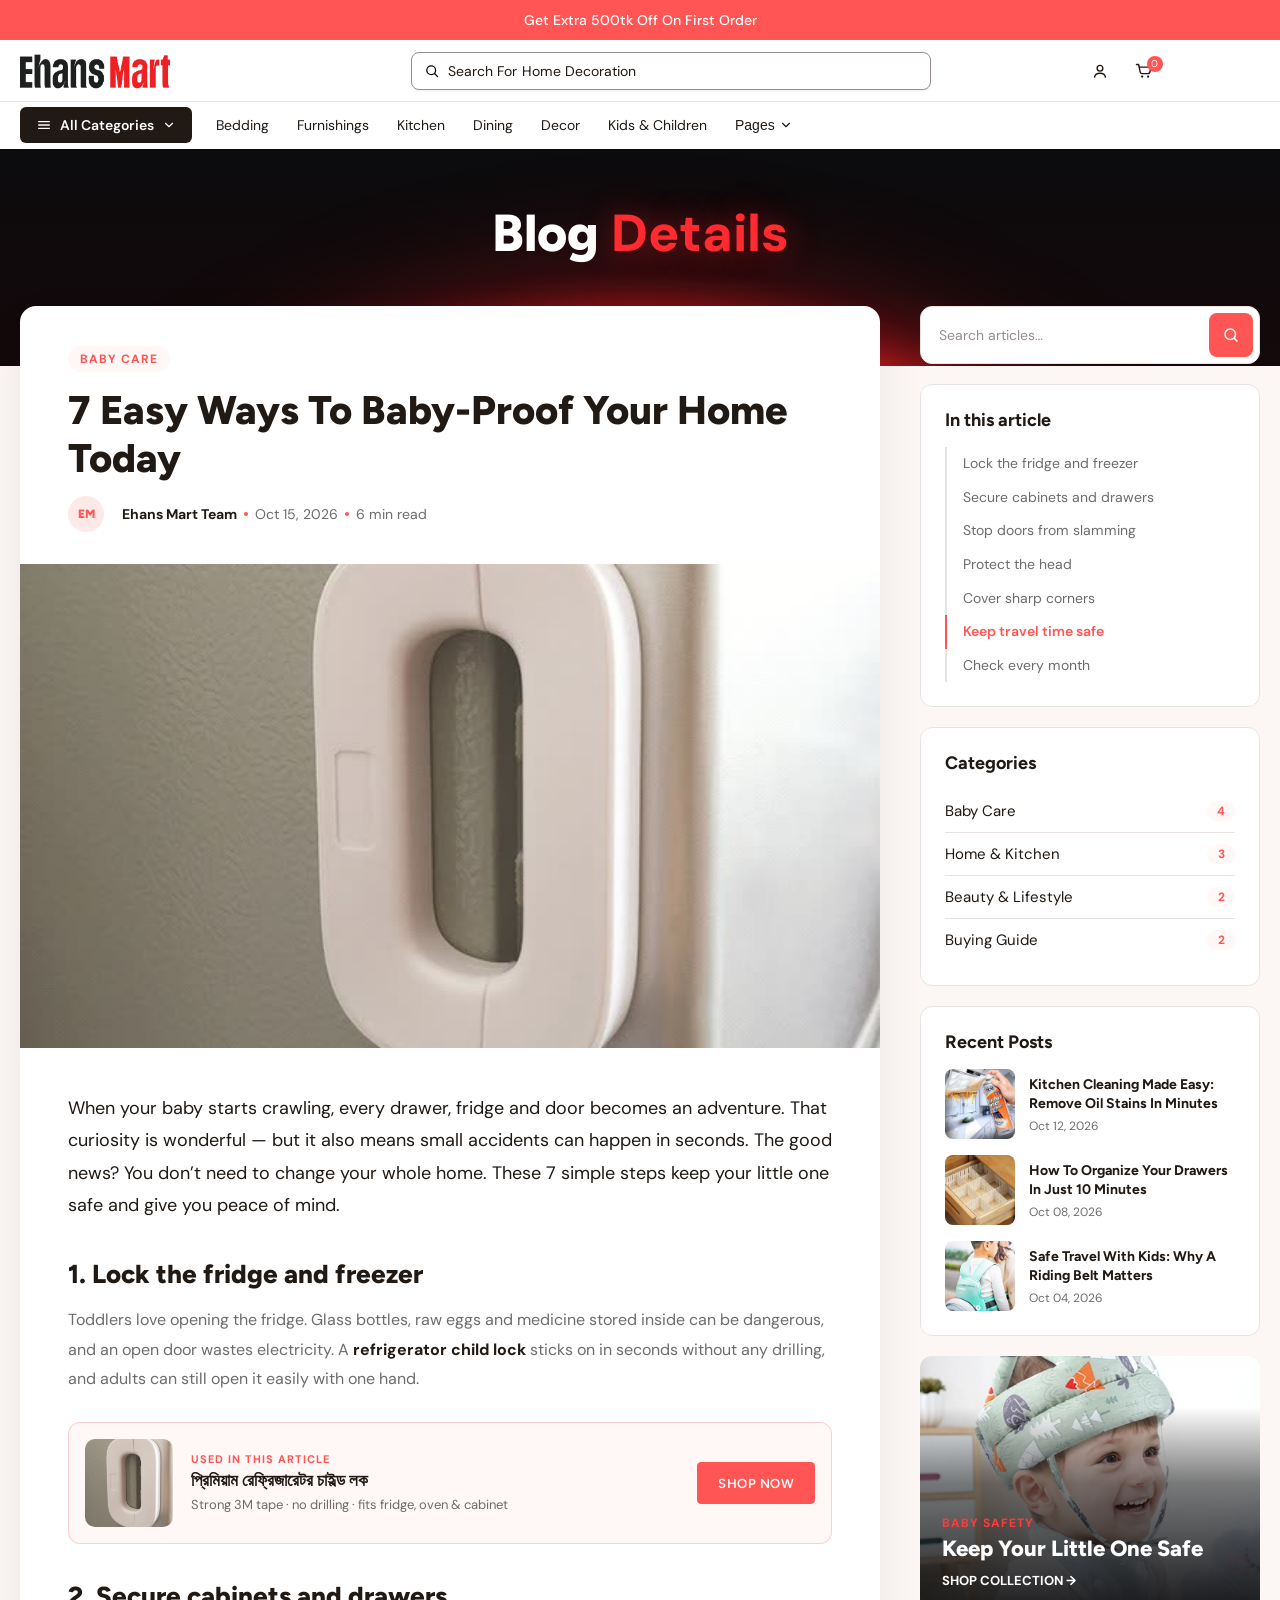
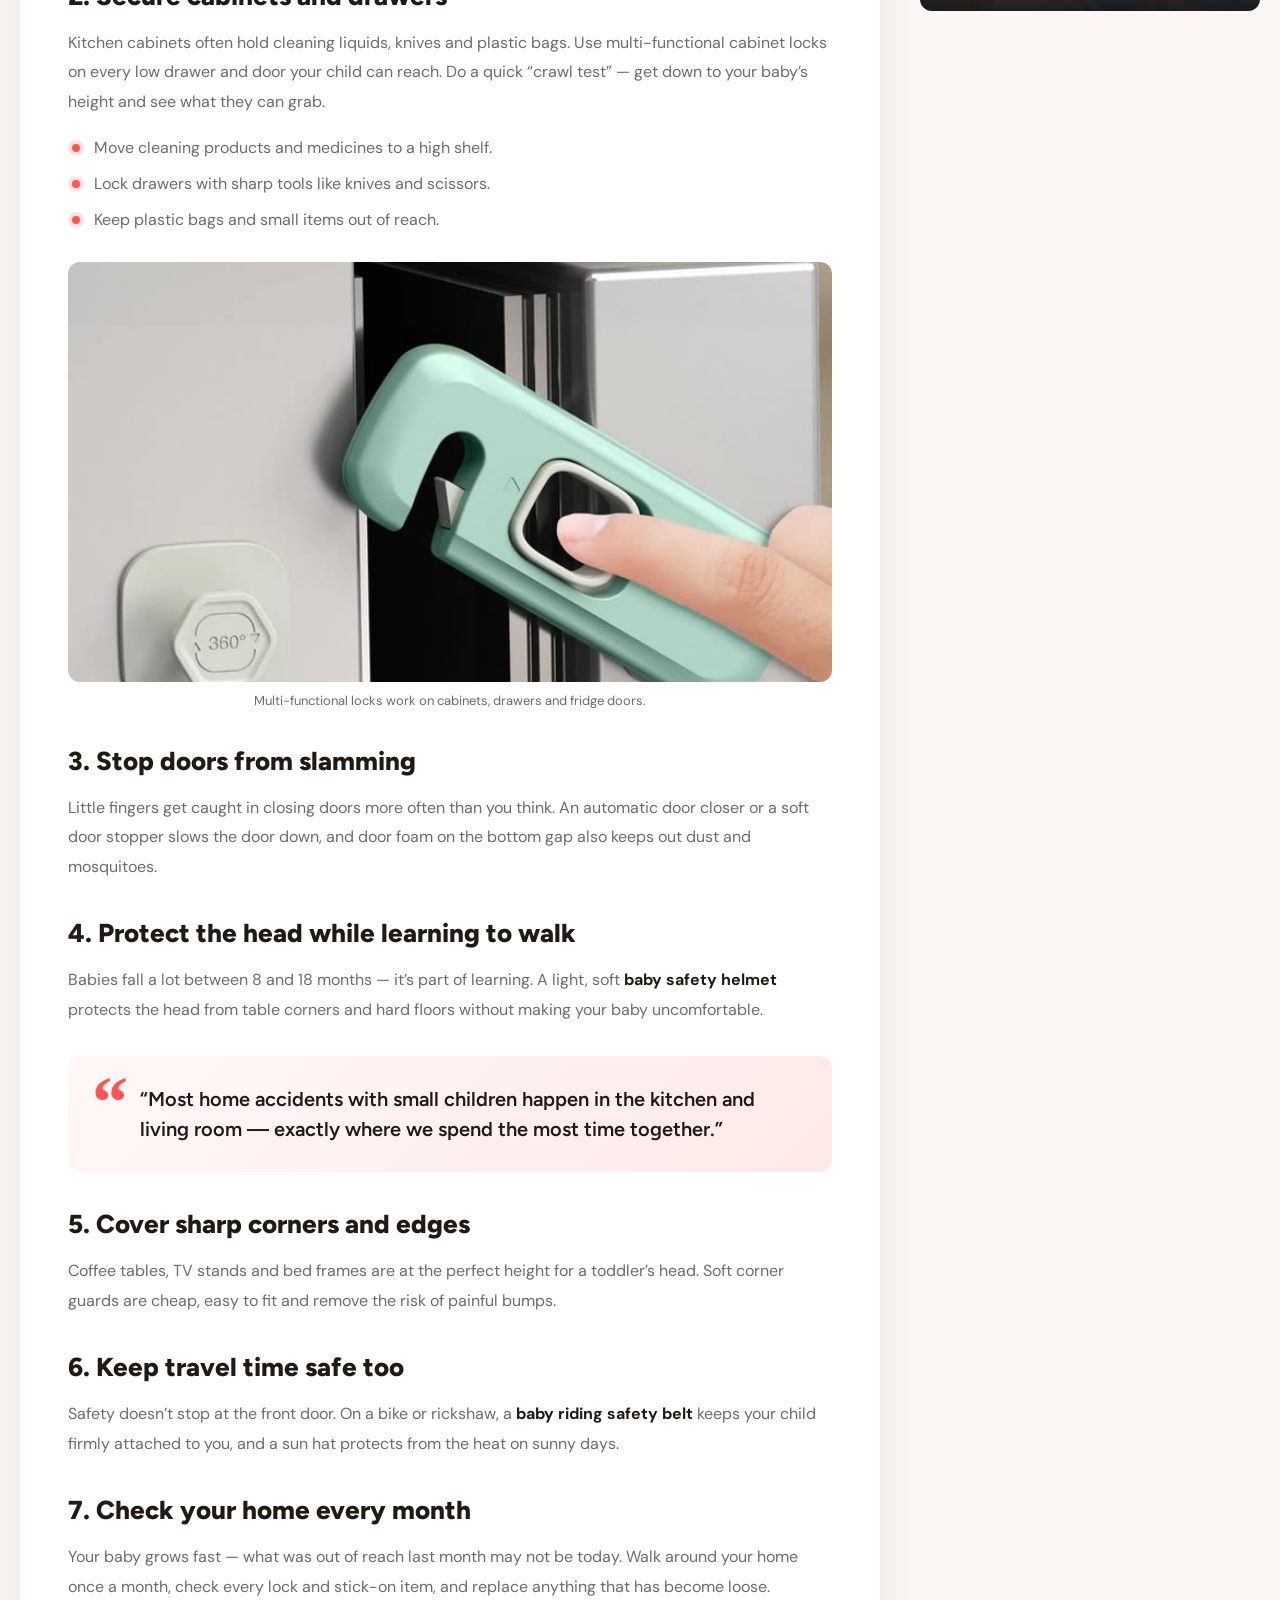
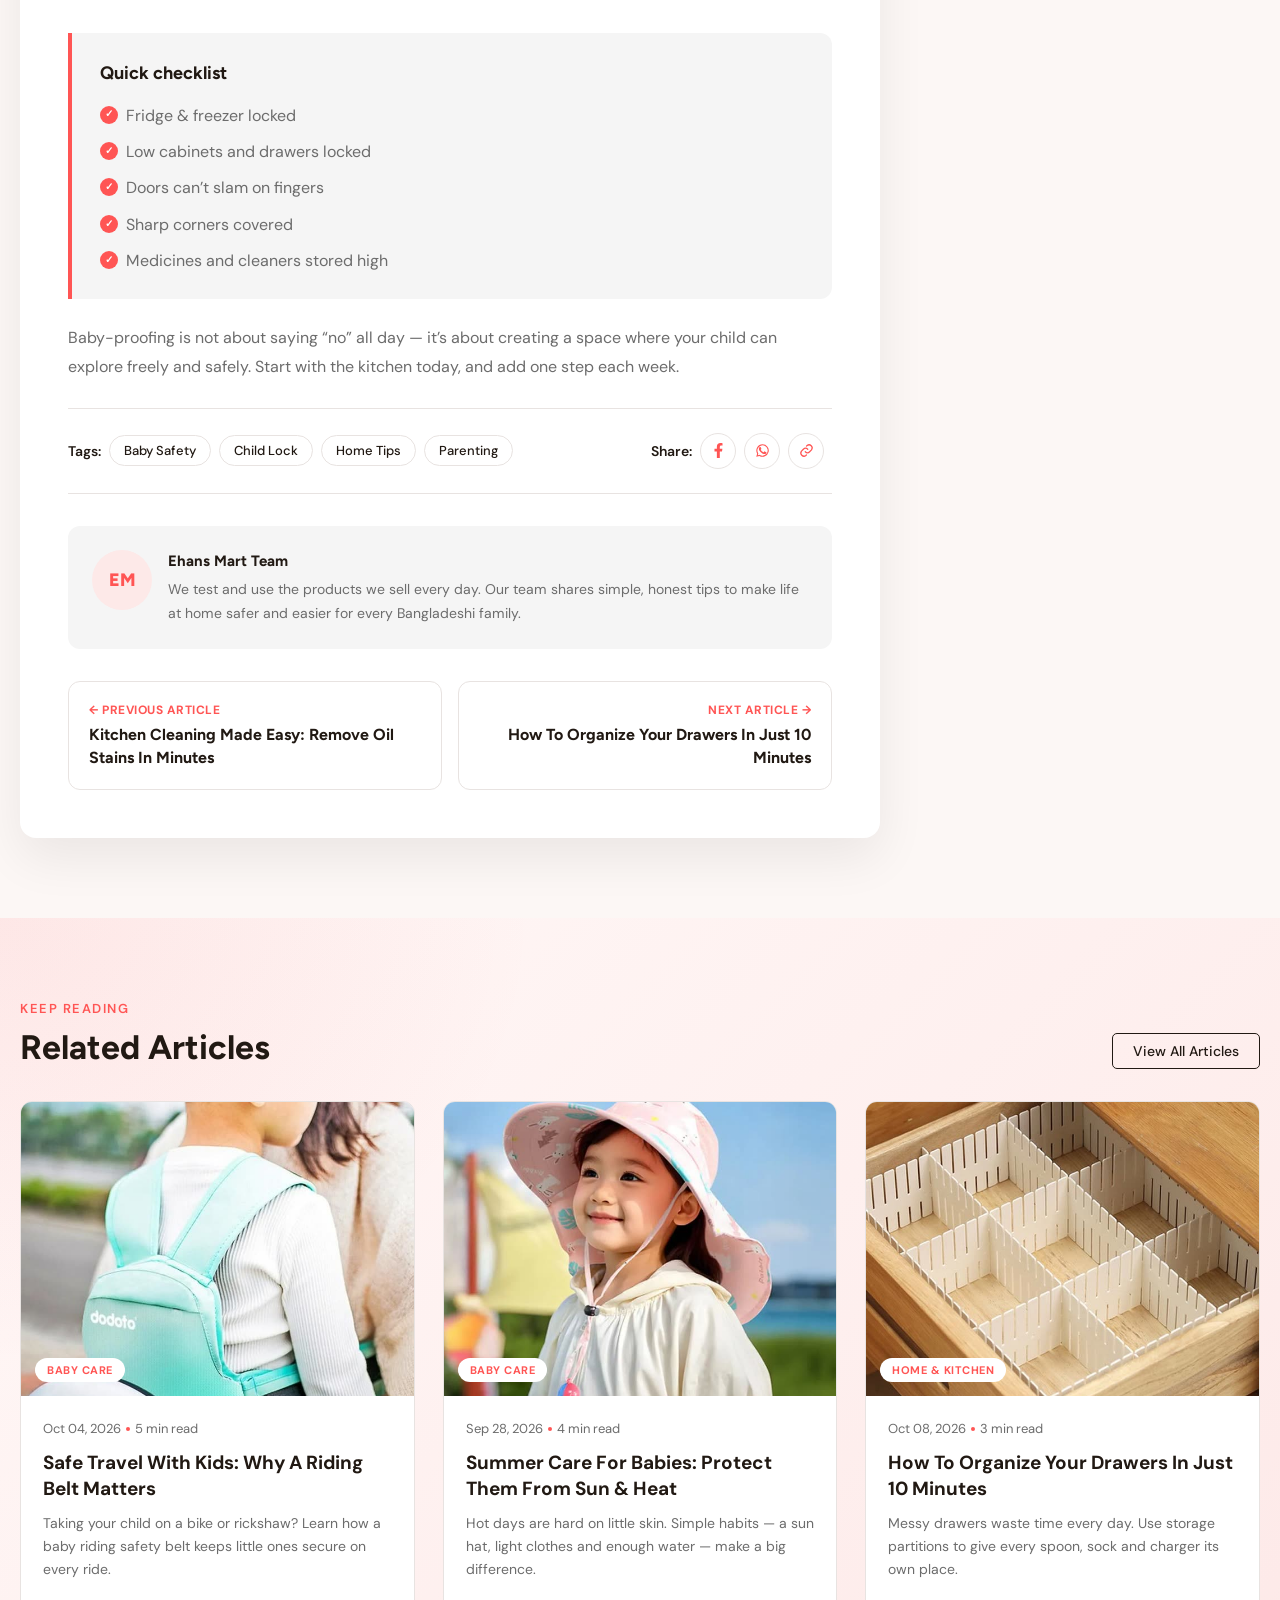
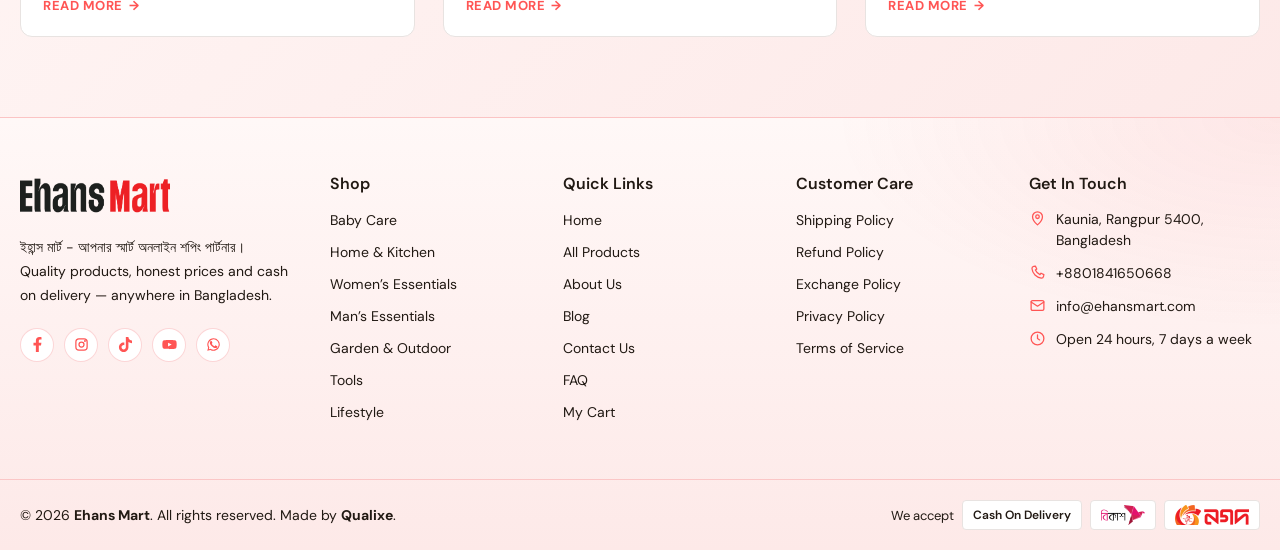
<file: blog-details.html>
<!DOCTYPE html>
<html lang="en">

<head>
	<meta charset="UTF-8">
	<meta name="viewport" content="width=device-width, initial-scale=1.0">
	<title>Ehans Mart | 7 Easy Ways To Baby-Proof Your Home</title>
	<!-- css link start -->
	<link rel="icon" href="./assets/images/ehans-mart-favicon.svg" type="image/svg+xml">
	<link rel="icon" href="./assets/images/ehans-mart-favicon-32.png" type="image/png" sizes="32x32">
	<link rel="apple-touch-icon" href="./assets/images/ehans-mart-apple-touch-icon.png">
	<link rel="stylesheet" href="./assets/css/app-menu-section.css">
	<link rel="stylesheet" href="./assets/css/footer.css">
	<link rel="stylesheet" href="./assets/css/card.css">
	<link rel="stylesheet" href="./assets/css/about-common.css">
	<link rel="stylesheet" href="./assets/css/about-hero-section.css">
	<link rel="stylesheet" href="./assets/css/blog-common.css">
	<link rel="stylesheet" href="./assets/css/blog-section.css">
	<link rel="stylesheet" href="./assets/css/blog-details-progress-section.css">
	<link rel="stylesheet" href="./assets/css/blog-details-hero-section.css">
	<link rel="stylesheet" href="./assets/css/blog-details-section.css">
	<link rel="stylesheet" href="./assets/css/blog-related-section.css">
	<link rel="stylesheet" href="./assets/css/header.css">
	<link rel="stylesheet" href="./assets/css/search-bar.css">
	<link rel="stylesheet" href="./assets/css/mobile-menu.css">
	<link rel="stylesheet" href="./assets/css/all-categories-menu.css">
	<link rel="stylesheet" href="./assets/css/nav-dropdown.css">
	<link rel="stylesheet" href="./assets/css/announcebar-section.css">
	<link rel="stylesheet" href="./assets/css/main.css">
	<link rel="stylesheet" href="./assets/css/cart-drawer.css">
	<!-- css link end -->
</head>

<body>
	<!-- announcebar-section start -->
	<section class="announcebar-section">
		<div class="container">
			<div class="announcebar-text">
				<p><a href="#!">get Extra 500tk off on first order</a></p>
			</div>
		</div>
	</section>
	<!-- announcebar-section end -->

	<!-- header start -->
	<header class="header home-nav-active">
		<div class="container">
			<nav class="navbar">
				<div class="navbar-left">
					<button class="hamburger app-menu-open" type="button" aria-label="open menu">
						<span class="hamburger-line"></span>
						<span class="hamburger-line"></span>
						<span class="hamburger-line"></span>
					</button>
					<div class="navbar-logo">
						<a href="index.html">
							<img src="./assets/images/ehans-mart-logo.png" alt="ehans-mart-logo">
						</a>
					</div>
				</div>
				<div class="navbar-search">
					<button class="search-open navbar-search-open-btn">
						<span class="icon">
							<svg viewBox="0 0 20 20" fill="none">
								<circle cx="9" cy="9" r="5.5" stroke="currentColor" stroke-width="1.6"></circle>
								<path d="M13.5 13.5L17 17" stroke="currentColor" stroke-width="1.6" stroke-linecap="round"></path>
							</svg>
						</span>
						<span class="text p">
							search for
							<span class="search-roller">
								<span class="search-roller-track">
									<span>smart phone</span>
									<span>home decoration</span>
									<span>gadgets</span>
								</span>
							</span>
						</span>
					</button>
				</div>
				<!-- search-bar popup start -->
				<div class="search-bar-wrap">
					<button class="search-bar-window-cls-btn"></button>
					<div class="search-bar">
						<div class="search-bar-top">
							<form class="search-form">
								<div class="search-field">
									<span class="icon">
										<svg viewBox="0 0 16 16" fill="none" aria-hidden="true">
											<path
												d="M7.33333 12.6667C10.2789 12.6667 12.6667 10.2789 12.6667 7.33333C12.6667 4.38781 10.2789 2 7.33333 2C4.38781 2 2 4.38781 2 7.33333C2 10.2789 4.38781 12.6667 7.33333 12.6667Z"
												stroke="currentColor" stroke-width="1.5" stroke-linecap="round" stroke-linejoin="round">
											</path>
											<path d="M14 14L11.1 11.1" stroke="currentColor" stroke-width="1.5" stroke-linecap="round"
												stroke-linejoin="round"></path>
										</svg>
									</span>
									<input type="search" class="search-input" placeholder="Search products..." autocomplete="off"
										aria-label="search products">
									<button class="search-input-clear" type="button" aria-label="clear search" hidden>
										<svg width="10" height="10" viewBox="0 0 18 18" fill="none" aria-hidden="true"><path d="M3 15L15 3M15 15L3 3" stroke="currentColor" stroke-width="2" stroke-linecap="round"></path></svg>
									</button>
								</div>
							</form>
							<button class="search-bar-close">
								<svg width="16" height="16" viewBox="0 0 10 10" fill="none" xmlns="http://www.w3.org/2000/svg">
									<path
										d="M9.85403 9.14653C9.90048 9.19298 9.93733 9.24813 9.96247 9.30883C9.98762 9.36953 10.0006 9.43458 10.0006 9.50028C10.0006 9.56598 9.98762 9.63103 9.96247 9.69173C9.93733 9.75242 9.90048 9.80757 9.85403 9.85403C9.80757 9.90048 9.75242 9.93733 9.69173 9.96247C9.63103 9.98762 9.56598 10.0006 9.50028 10.0006C9.43458 10.0006 9.36953 9.98762 9.30883 9.96247C9.24813 9.93733 9.19298 9.90048 9.14653 9.85403L5.00028 5.70715L0.854028 9.85403C0.760208 9.94785 0.63296 10.0006 0.500278 10.0006C0.367596 10.0006 0.240348 9.94785 0.146528 9.85403C0.0527077 9.76021 2.61548e-09 9.63296 0 9.50028C-2.61548e-09 9.3676 0.0527077 9.24035 0.146528 9.14653L4.2934 5.00028L0.146528 0.854028C0.0527077 0.760208 0 0.63296 0 0.500278C0 0.367596 0.0527077 0.240348 0.146528 0.146528C0.240348 0.0527077 0.367596 0 0.500278 0C0.63296 0 0.760208 0.0527077 0.854028 0.146528L5.00028 4.2934L9.14653 0.146528C9.24035 0.0527077 9.3676 -2.61548e-09 9.50028 0C9.63296 2.61548e-09 9.76021 0.0527077 9.85403 0.146528C9.94785 0.240348 10.0006 0.367596 10.0006 0.500278C10.0006 0.63296 9.94785 0.760208 9.85403 0.854028L5.70715 5.00028L9.85403 9.14653Z"
										fill="#0B0802"></path>
								</svg>
							</button>
						</div>
						<div class="search-bar-btm">
							<!-- default view: recent + popular + categories -->
							<div class="search-default">
								<div class="search-block search-recent" hidden>
									<div class="search-block-head">
										<p class="search-block-title">recent searches</p>
										<button class="search-recent-clear" type="button">clear</button>
									</div>
									<div class="search-tags search-recent-tags"></div>
								</div>
								<div class="search-block">
									<p class="search-block-title">popular searches</p>
									<div class="search-tags search-popular-tags"></div>
								</div>
								<div class="search-block">
									<p class="search-block-title">shop by category</p>
									<div class="search-categories"></div>
								</div>
							</div>
							<!-- results view -->
							<div class="search-results" hidden>
								<p class="search-results-count"></p>
								<div class="search-result-items" role="listbox"></div>
								<a href="collections.html" class="btn search-view-all">view all results</a>
							</div>
							<!-- no result view -->
							<div class="search-empty" hidden>
								<p class="search-empty-title">No products found</p>
								<p class="search-empty-text">Try a different word, or browse a popular search below.</p>
								<div class="search-tags search-empty-tags"></div>
							</div>
						</div>
					</div>
				</div>
				<!-- search-bar popup end -->
				<div class="navbar-icons">
					<button class="navbar-icon navbar-search-open-btn">
						<svg viewBox="0 0 20 20" fill="none" aria-hidden="true">
							<path
								d="M9.16667 15.8333C12.8486 15.8333 15.8333 12.8486 15.8333 9.16667C15.8333 5.48477 12.8486 2.5 9.16667 2.5C5.48477 2.5 2.5 5.48477 2.5 9.16667C2.5 12.8486 5.48477 15.8333 9.16667 15.8333Z"
								stroke="currentColor" stroke-width="1.5" stroke-linecap="round" stroke-linejoin="round"></path>
							<path d="M17.5 17.5L13.875 13.875" stroke="currentColor" stroke-width="1.5" stroke-linecap="round"
								stroke-linejoin="round"></path>
						</svg>
					</button>
					<a href="#!" class="navbar-icon">
						<svg viewBox="0 0 20 20" fill="none" aria-hidden="true">
							<path d="M10 10.1A2.85 2.85 0 1 0 10 4.4a2.85 2.85 0 0 0 0 5.7Z" stroke="currentColor" stroke-width="1.4">
							</path>
							<path d="M4.6 16c.45-2.25 2.48-3.7 5.4-3.7 2.92 0 4.95 1.45 5.4 3.7" stroke="currentColor"
								stroke-width="1.4" stroke-linecap="round"></path>
						</svg>
					</a>
					<button class="navbar-icon cart-drawer-open">
						<span class="cart-count">0</span>
						<svg viewBox="0 0 20 20" fill="none" aria-hidden="true">
							<path d="M2.5 3.5H4.6l1.6 7.7c.17.82.89 1.4 1.73 1.4h6.17c.82 0 1.53-.55 1.73-1.34l1.3-5.16H5.3"
								stroke="currentColor" stroke-width="1.4" stroke-linecap="round" stroke-linejoin="round"></path>
							<circle cx="8.2" cy="15.6" r="1.1" fill="currentColor"></circle>
							<circle cx="14.1" cy="15.6" r="1.1" fill="currentColor"></circle>
						</svg>
					</button>
				</div>
				<div class="navbar-link-area">
					<ul class="navbar-links">
						<!-- all-categories start -->
						<li class="navbar-link all-categories">
							<button type="button" class="all-categories-btn" aria-expanded="false" aria-controls="all-categories-menu">
								<svg viewBox="0 0 24 24" fill="none" stroke="currentColor" stroke-width="2" stroke-linecap="round"
									aria-hidden="true">
									<path d="M4 7h16M4 12h16M4 17h16" />
								</svg>
								<span>All Categories</span>
								<svg class="all-categories-btn-arrow" viewBox="0 0 24 24" fill="none" stroke="currentColor"
									stroke-width="2" stroke-linecap="round" stroke-linejoin="round" aria-hidden="true">
									<path d="m6 9 6 6 6-6" />
								</svg>
							</button>
							<div class="all-categories-menu" id="all-categories-menu">
								<ul class="all-categories-list">
								<li>
									<button type="button" class="all-categories-tab active" data-all-cat="baby-care">
										<span>Baby Care</span>
										<svg viewBox="0 0 24 24" fill="none" stroke="currentColor" stroke-width="2" stroke-linecap="round"
											stroke-linejoin="round" aria-hidden="true">
											<path d="m9 6 6 6-6 6" />
										</svg>
									</button>
								</li>
								<li>
									<button type="button" class="all-categories-tab" data-all-cat="baby-safety">
										<span>Baby Safety</span>
										<svg viewBox="0 0 24 24" fill="none" stroke="currentColor" stroke-width="2" stroke-linecap="round"
											stroke-linejoin="round" aria-hidden="true">
											<path d="m9 6 6 6-6 6" />
										</svg>
									</button>
								</li>
								<li>
									<button type="button" class="all-categories-tab" data-all-cat="home-kitchen">
										<span>Home &amp; Kitchen</span>
										<svg viewBox="0 0 24 24" fill="none" stroke="currentColor" stroke-width="2" stroke-linecap="round"
											stroke-linejoin="round" aria-hidden="true">
											<path d="m9 6 6 6-6 6" />
										</svg>
									</button>
								</li>
								<li>
									<button type="button" class="all-categories-tab" data-all-cat="womens-essentials">
										<span>Women’s Essentials</span>
										<svg viewBox="0 0 24 24" fill="none" stroke="currentColor" stroke-width="2" stroke-linecap="round"
											stroke-linejoin="round" aria-hidden="true">
											<path d="m9 6 6 6-6 6" />
										</svg>
									</button>
								</li>
								<li>
									<button type="button" class="all-categories-tab" data-all-cat="hair-accessories">
										<span>Hair Accessories</span>
										<svg viewBox="0 0 24 24" fill="none" stroke="currentColor" stroke-width="2" stroke-linecap="round"
											stroke-linejoin="round" aria-hidden="true">
											<path d="m9 6 6 6-6 6" />
										</svg>
									</button>
								</li>
								<li>
									<button type="button" class="all-categories-tab" data-all-cat="mens-essentials">
										<span>Man’s Essentials</span>
										<svg viewBox="0 0 24 24" fill="none" stroke="currentColor" stroke-width="2" stroke-linecap="round"
											stroke-linejoin="round" aria-hidden="true">
											<path d="m9 6 6 6-6 6" />
										</svg>
									</button>
								</li>
								<li>
									<button type="button" class="all-categories-tab" data-all-cat="garden-outdoor">
										<span>Garden &amp; Outdoor</span>
										<svg viewBox="0 0 24 24" fill="none" stroke="currentColor" stroke-width="2" stroke-linecap="round"
											stroke-linejoin="round" aria-hidden="true">
											<path d="m9 6 6 6-6 6" />
										</svg>
									</button>
								</li>
								<li>
									<button type="button" class="all-categories-tab" data-all-cat="tools">
										<span>Tools</span>
										<svg viewBox="0 0 24 24" fill="none" stroke="currentColor" stroke-width="2" stroke-linecap="round"
											stroke-linejoin="round" aria-hidden="true">
											<path d="m9 6 6 6-6 6" />
										</svg>
									</button>
								</li>
								<li>
									<button type="button" class="all-categories-tab" data-all-cat="lifestyle">
										<span>Lifestyle</span>
										<svg viewBox="0 0 24 24" fill="none" stroke="currentColor" stroke-width="2" stroke-linecap="round"
											stroke-linejoin="round" aria-hidden="true">
											<path d="m9 6 6 6-6 6" />
										</svg>
									</button>
								</li>
								</ul>
								<div class="all-categories-panels">
								<div class="all-categories-panel active" data-all-cat="baby-care">
									<div class="all-categories-content">
										<div class="all-categories-head">
											<p class="all-categories-title">Baby Care</p>
											<a href="collections.html" class="all-categories-view">view all <span aria-hidden="true">→</span></a>
										</div>
										<ul class="all-categories-links">
											<li><a href="collections.html">Baby Caps &amp; Hats</a></li>
											<li><a href="collections.html">Baby Carriers</a></li>
											<li><a href="collections.html">Tiffin Boxes</a></li>
											<li><a href="collections.html">Sun Hats</a></li>
											<li><a href="collections.html">Feeding Essentials</a></li>
											<li><a href="collections.html">Baby Clothing</a></li>
											<li><a href="collections.html">Bath &amp; Skin Care</a></li>
											<li><a href="collections.html">Baby Toys</a></li>
											<li><a href="collections.html">Diaper Bags</a></li>
										</ul>
									</div>
									<a href="collections.html" class="all-categories-promo">
										<img src="./assets/images/category-baby-care.jpg" alt="Baby Care" loading="lazy">
										<span class="all-categories-promo-content">
											<span class="all-categories-promo-label">explore</span>
											<span class="all-categories-promo-title">Baby Care</span>
											<span class="all-categories-promo-text">Soft, safe and useful picks for your little one — from caps to tiffin boxes.</span>
											<span class="all-categories-promo-btn">shop now <span aria-hidden="true">→</span></span>
											<span class="all-categories-promo-features">
												<span>
													<svg viewBox="0 0 24 24" fill="none" stroke="currentColor" stroke-width="1.8"
														stroke-linecap="round" stroke-linejoin="round" aria-hidden="true">
														<rect x="2.5" y="6" width="19" height="12" rx="2" />
														<circle cx="12" cy="12" r="2.5" />
													</svg>
													100% Cash on Delivery
												</span>
												<span>
													<svg viewBox="0 0 24 24" fill="none" stroke="currentColor" stroke-width="1.8"
														stroke-linecap="round" stroke-linejoin="round" aria-hidden="true">
														<path d="M3 7h11v9H3zM14 10h4l3 3v3h-7" />
														<circle cx="7" cy="17.5" r="1.8" />
														<circle cx="17" cy="17.5" r="1.8" />
													</svg>
													Fast home delivery
												</span>
											</span>
										</span>
									</a>
								</div>
								<div class="all-categories-panel" data-all-cat="baby-safety">
									<div class="all-categories-content">
										<div class="all-categories-head">
											<p class="all-categories-title">Baby Safety</p>
											<a href="collections.html" class="all-categories-view">view all <span aria-hidden="true">→</span></a>
										</div>
										<ul class="all-categories-links">
											<li><a href="collections.html">Safety Helmets</a></li>
											<li><a href="collections.html">Riding Safety Belts</a></li>
											<li><a href="collections.html">Fridge Child Locks</a></li>
											<li><a href="collections.html">Cabinet Locks</a></li>
											<li><a href="collections.html">Drawer Locks</a></li>
											<li><a href="collections.html">Corner Guards</a></li>
											<li><a href="collections.html">Door Stoppers</a></li>
											<li><a href="collections.html">Socket Covers</a></li>
											<li><a href="collections.html">Safety Gates</a></li>
										</ul>
									</div>
									<a href="collections.html" class="all-categories-promo">
										<img src="./assets/images/category-baby-safety.jpg" alt="Baby Safety" loading="lazy">
										<span class="all-categories-promo-content">
											<span class="all-categories-promo-label">explore</span>
											<span class="all-categories-promo-title">Baby Safety</span>
											<span class="all-categories-promo-text">Child locks, helmets and belts that keep curious kids safe at home and on the road.</span>
											<span class="all-categories-promo-btn">shop now <span aria-hidden="true">→</span></span>
											<span class="all-categories-promo-features">
												<span>
													<svg viewBox="0 0 24 24" fill="none" stroke="currentColor" stroke-width="1.8"
														stroke-linecap="round" stroke-linejoin="round" aria-hidden="true">
														<rect x="2.5" y="6" width="19" height="12" rx="2" />
														<circle cx="12" cy="12" r="2.5" />
													</svg>
													100% Cash on Delivery
												</span>
												<span>
													<svg viewBox="0 0 24 24" fill="none" stroke="currentColor" stroke-width="1.8"
														stroke-linecap="round" stroke-linejoin="round" aria-hidden="true">
														<path d="M3 7h11v9H3zM14 10h4l3 3v3h-7" />
														<circle cx="7" cy="17.5" r="1.8" />
														<circle cx="17" cy="17.5" r="1.8" />
													</svg>
													Fast home delivery
												</span>
											</span>
										</span>
									</a>
								</div>
								<div class="all-categories-panel" data-all-cat="home-kitchen">
									<div class="all-categories-content">
										<div class="all-categories-head">
											<p class="all-categories-title">Home &amp; Kitchen</p>
											<a href="collections.html" class="all-categories-view">view all <span aria-hidden="true">→</span></a>
										</div>
										<ul class="all-categories-links">
											<li><a href="collections.html">Kitchen Aprons</a></li>
											<li><a href="collections.html">Oil Dispensers</a></li>
											<li><a href="collections.html">Cleaning Sprays</a></li>
											<li><a href="collections.html">Dish Washing Gloves</a></li>
											<li><a href="collections.html">Drawer Organizers</a></li>
											<li><a href="collections.html">Fridge Covers</a></li>
											<li><a href="collections.html">Door Foam</a></li>
											<li><a href="collections.html">Door Closers</a></li>
											<li><a href="collections.html">Magic Erasers</a></li>
											<li><a href="collections.html">Mouse Traps</a></li>
											<li><a href="collections.html">Furniture Polish</a></li>
											<li><a href="collections.html">Kitchen Face Shields</a></li>
										</ul>
									</div>
									<a href="collections.html" class="all-categories-promo">
										<img src="./assets/images/category-home-kitchen.jpg" alt="Home and Kitchen" loading="lazy">
										<span class="all-categories-promo-content">
											<span class="all-categories-promo-label">explore</span>
											<span class="all-categories-promo-title">Home &amp; Kitchen</span>
											<span class="all-categories-promo-text">Smart tools that make cooking, cleaning and organizing easier every day.</span>
											<span class="all-categories-promo-btn">shop now <span aria-hidden="true">→</span></span>
											<span class="all-categories-promo-features">
												<span>
													<svg viewBox="0 0 24 24" fill="none" stroke="currentColor" stroke-width="1.8"
														stroke-linecap="round" stroke-linejoin="round" aria-hidden="true">
														<rect x="2.5" y="6" width="19" height="12" rx="2" />
														<circle cx="12" cy="12" r="2.5" />
													</svg>
													100% Cash on Delivery
												</span>
												<span>
													<svg viewBox="0 0 24 24" fill="none" stroke="currentColor" stroke-width="1.8"
														stroke-linecap="round" stroke-linejoin="round" aria-hidden="true">
														<path d="M3 7h11v9H3zM14 10h4l3 3v3h-7" />
														<circle cx="7" cy="17.5" r="1.8" />
														<circle cx="17" cy="17.5" r="1.8" />
													</svg>
													Fast home delivery
												</span>
											</span>
										</span>
									</a>
								</div>
								<div class="all-categories-panel" data-all-cat="womens-essentials">
									<div class="all-categories-content">
										<div class="all-categories-head">
											<p class="all-categories-title">Women’s Essentials</p>
											<a href="collections.html" class="all-categories-view">view all <span aria-hidden="true">→</span></a>
										</div>
										<ul class="all-categories-links">
											<li><a href="collections.html">Face Masks</a></li>
											<li><a href="collections.html">Facial Hair Removers</a></li>
											<li><a href="collections.html">Earring Supports</a></li>
											<li><a href="collections.html">Clothing Tag Guns</a></li>
											<li><a href="collections.html">Beauty Tools</a></li>
											<li><a href="collections.html">Skin Care</a></li>
											<li><a href="collections.html">Makeup Organizers</a></li>
											<li><a href="collections.html">Handbag Accessories</a></li>
											<li><a href="collections.html">Personal Care</a></li>
										</ul>
									</div>
									<a href="collections.html" class="all-categories-promo">
										<img src="./assets/images/category-womens-essentials.jpg" alt="Women’s Essentials" loading="lazy">
										<span class="all-categories-promo-content">
											<span class="all-categories-promo-label">explore</span>
											<span class="all-categories-promo-title">Women’s Essentials</span>
											<span class="all-categories-promo-text">Beauty and daily-care helpers loved by thousands of customers.</span>
											<span class="all-categories-promo-btn">shop now <span aria-hidden="true">→</span></span>
											<span class="all-categories-promo-features">
												<span>
													<svg viewBox="0 0 24 24" fill="none" stroke="currentColor" stroke-width="1.8"
														stroke-linecap="round" stroke-linejoin="round" aria-hidden="true">
														<rect x="2.5" y="6" width="19" height="12" rx="2" />
														<circle cx="12" cy="12" r="2.5" />
													</svg>
													100% Cash on Delivery
												</span>
												<span>
													<svg viewBox="0 0 24 24" fill="none" stroke="currentColor" stroke-width="1.8"
														stroke-linecap="round" stroke-linejoin="round" aria-hidden="true">
														<path d="M3 7h11v9H3zM14 10h4l3 3v3h-7" />
														<circle cx="7" cy="17.5" r="1.8" />
														<circle cx="17" cy="17.5" r="1.8" />
													</svg>
													Fast home delivery
												</span>
											</span>
										</span>
									</a>
								</div>
								<div class="all-categories-panel" data-all-cat="hair-accessories">
									<div class="all-categories-content">
										<div class="all-categories-head">
											<p class="all-categories-title">Hair Accessories</p>
											<a href="collections.html" class="all-categories-view">view all <span aria-hidden="true">→</span></a>
										</div>
										<ul class="all-categories-links">
											<li><a href="collections.html">Bow Hair Clips</a></li>
											<li><a href="collections.html">Spring Clips</a></li>
											<li><a href="collections.html">Butterfly Clips</a></li>
											<li><a href="collections.html">Tassel Hairpins</a></li>
											<li><a href="collections.html">Princess Clips</a></li>
											<li><a href="collections.html">Hair Oil Combs</a></li>
											<li><a href="collections.html">Hair Bands</a></li>
											<li><a href="collections.html">Scrunchies</a></li>
											<li><a href="collections.html">Kids Hair Clips</a></li>
										</ul>
									</div>
									<a href="collections.html" class="all-categories-promo">
										<img src="./assets/images/category-hair-accessories.jpg" alt="Hair Accessories" loading="lazy">
										<span class="all-categories-promo-content">
											<span class="all-categories-promo-label">explore</span>
											<span class="all-categories-promo-title">Hair Accessories</span>
											<span class="all-categories-promo-text">Cute bows, clips and pins for school, parties and every day.</span>
											<span class="all-categories-promo-btn">shop now <span aria-hidden="true">→</span></span>
											<span class="all-categories-promo-features">
												<span>
													<svg viewBox="0 0 24 24" fill="none" stroke="currentColor" stroke-width="1.8"
														stroke-linecap="round" stroke-linejoin="round" aria-hidden="true">
														<rect x="2.5" y="6" width="19" height="12" rx="2" />
														<circle cx="12" cy="12" r="2.5" />
													</svg>
													100% Cash on Delivery
												</span>
												<span>
													<svg viewBox="0 0 24 24" fill="none" stroke="currentColor" stroke-width="1.8"
														stroke-linecap="round" stroke-linejoin="round" aria-hidden="true">
														<path d="M3 7h11v9H3zM14 10h4l3 3v3h-7" />
														<circle cx="7" cy="17.5" r="1.8" />
														<circle cx="17" cy="17.5" r="1.8" />
													</svg>
													Fast home delivery
												</span>
											</span>
										</span>
									</a>
								</div>
								<div class="all-categories-panel" data-all-cat="mens-essentials">
									<div class="all-categories-content">
										<div class="all-categories-head">
											<p class="all-categories-title">Man’s Essentials</p>
											<a href="collections.html" class="all-categories-view">view all <span aria-hidden="true">→</span></a>
										</div>
										<ul class="all-categories-links">
											<li><a href="collections.html">White Hair Cover</a></li>
											<li><a href="collections.html">Grooming Tools</a></li>
											<li><a href="collections.html">Beard Care</a></li>
											<li><a href="collections.html">Hair Care</a></li>
											<li><a href="collections.html">Wallets</a></li>
											<li><a href="collections.html">Personal Care</a></li>
										</ul>
									</div>
									<a href="collections.html" class="all-categories-promo">
										<img src="./assets/images/category-mens-essentials.jpg" alt="Man’s Essentials" loading="lazy">
										<span class="all-categories-promo-content">
											<span class="all-categories-promo-label">explore</span>
											<span class="all-categories-promo-title">Man’s Essentials</span>
											<span class="all-categories-promo-text">Simple grooming and daily essentials made for men.</span>
											<span class="all-categories-promo-btn">shop now <span aria-hidden="true">→</span></span>
											<span class="all-categories-promo-features">
												<span>
													<svg viewBox="0 0 24 24" fill="none" stroke="currentColor" stroke-width="1.8"
														stroke-linecap="round" stroke-linejoin="round" aria-hidden="true">
														<rect x="2.5" y="6" width="19" height="12" rx="2" />
														<circle cx="12" cy="12" r="2.5" />
													</svg>
													100% Cash on Delivery
												</span>
												<span>
													<svg viewBox="0 0 24 24" fill="none" stroke="currentColor" stroke-width="1.8"
														stroke-linecap="round" stroke-linejoin="round" aria-hidden="true">
														<path d="M3 7h11v9H3zM14 10h4l3 3v3h-7" />
														<circle cx="7" cy="17.5" r="1.8" />
														<circle cx="17" cy="17.5" r="1.8" />
													</svg>
													Fast home delivery
												</span>
											</span>
										</span>
									</a>
								</div>
								<div class="all-categories-panel" data-all-cat="garden-outdoor">
									<div class="all-categories-content">
										<div class="all-categories-head">
											<p class="all-categories-title">Garden &amp; Outdoor</p>
											<a href="collections.html" class="all-categories-view">view all <span aria-hidden="true">→</span></a>
										</div>
										<ul class="all-categories-links">
											<li><a href="collections.html">Branch Cutters</a></li>
											<li><a href="collections.html">Pruning Tools</a></li>
											<li><a href="collections.html">Garden Gloves</a></li>
											<li><a href="collections.html">Plant Care</a></li>
											<li><a href="collections.html">Watering Tools</a></li>
											<li><a href="collections.html">Outdoor Essentials</a></li>
										</ul>
									</div>
									<a href="collections.html" class="all-categories-promo">
										<img src="./assets/images/category-garden-outdoor.jpg" alt="Garden and Outdoor" loading="lazy">
										<span class="all-categories-promo-content">
											<span class="all-categories-promo-label">explore</span>
											<span class="all-categories-promo-title">Garden &amp; Outdoor</span>
											<span class="all-categories-promo-text">Easy tools to keep your plants, roof garden and balcony healthy.</span>
											<span class="all-categories-promo-btn">shop now <span aria-hidden="true">→</span></span>
											<span class="all-categories-promo-features">
												<span>
													<svg viewBox="0 0 24 24" fill="none" stroke="currentColor" stroke-width="1.8"
														stroke-linecap="round" stroke-linejoin="round" aria-hidden="true">
														<rect x="2.5" y="6" width="19" height="12" rx="2" />
														<circle cx="12" cy="12" r="2.5" />
													</svg>
													100% Cash on Delivery
												</span>
												<span>
													<svg viewBox="0 0 24 24" fill="none" stroke="currentColor" stroke-width="1.8"
														stroke-linecap="round" stroke-linejoin="round" aria-hidden="true">
														<path d="M3 7h11v9H3zM14 10h4l3 3v3h-7" />
														<circle cx="7" cy="17.5" r="1.8" />
														<circle cx="17" cy="17.5" r="1.8" />
													</svg>
													Fast home delivery
												</span>
											</span>
										</span>
									</a>
								</div>
								<div class="all-categories-panel" data-all-cat="tools">
									<div class="all-categories-content">
										<div class="all-categories-head">
											<p class="all-categories-title">Tools</p>
											<a href="collections.html" class="all-categories-view">view all <span aria-hidden="true">→</span></a>
										</div>
										<ul class="all-categories-links">
											<li><a href="collections.html">Hand Tools</a></li>
											<li><a href="collections.html">Cutting Tools</a></li>
											<li><a href="collections.html">Measuring Tools</a></li>
											<li><a href="collections.html">Repair Kits</a></li>
											<li><a href="collections.html">Tool Organizers</a></li>
											<li><a href="collections.html">DIY Essentials</a></li>
										</ul>
									</div>
									<a href="collections.html" class="all-categories-promo">
										<img src="./assets/images/category-tools.jpg" alt="Tools" loading="lazy">
										<span class="all-categories-promo-content">
											<span class="all-categories-promo-label">explore</span>
											<span class="all-categories-promo-title">Tools</span>
											<span class="all-categories-promo-text">Handy tools for small repairs and everyday jobs around the house.</span>
											<span class="all-categories-promo-btn">shop now <span aria-hidden="true">→</span></span>
											<span class="all-categories-promo-features">
												<span>
													<svg viewBox="0 0 24 24" fill="none" stroke="currentColor" stroke-width="1.8"
														stroke-linecap="round" stroke-linejoin="round" aria-hidden="true">
														<rect x="2.5" y="6" width="19" height="12" rx="2" />
														<circle cx="12" cy="12" r="2.5" />
													</svg>
													100% Cash on Delivery
												</span>
												<span>
													<svg viewBox="0 0 24 24" fill="none" stroke="currentColor" stroke-width="1.8"
														stroke-linecap="round" stroke-linejoin="round" aria-hidden="true">
														<path d="M3 7h11v9H3zM14 10h4l3 3v3h-7" />
														<circle cx="7" cy="17.5" r="1.8" />
														<circle cx="17" cy="17.5" r="1.8" />
													</svg>
													Fast home delivery
												</span>
											</span>
										</span>
									</a>
								</div>
								<div class="all-categories-panel" data-all-cat="lifestyle">
									<div class="all-categories-content">
										<div class="all-categories-head">
											<p class="all-categories-title">Lifestyle</p>
											<a href="collections.html" class="all-categories-view">view all <span aria-hidden="true">→</span></a>
										</div>
										<ul class="all-categories-links">
											<li><a href="collections.html">Travel Accessories</a></li>
											<li><a href="collections.html">Storage &amp; Organizers</a></li>
											<li><a href="collections.html">Gift Items</a></li>
											<li><a href="collections.html">Daily Essentials</a></li>
											<li><a href="collections.html">Home Decor</a></li>
											<li><a href="collections.html">Gadget Accessories</a></li>
										</ul>
									</div>
									<a href="collections.html" class="all-categories-promo">
										<img src="./assets/images/category-lifestyle.jpg" alt="Lifestyle" loading="lazy">
										<span class="all-categories-promo-content">
											<span class="all-categories-promo-label">explore</span>
											<span class="all-categories-promo-title">Lifestyle</span>
											<span class="all-categories-promo-text">Useful everyday products that make life a little smarter.</span>
											<span class="all-categories-promo-btn">shop now <span aria-hidden="true">→</span></span>
											<span class="all-categories-promo-features">
												<span>
													<svg viewBox="0 0 24 24" fill="none" stroke="currentColor" stroke-width="1.8"
														stroke-linecap="round" stroke-linejoin="round" aria-hidden="true">
														<rect x="2.5" y="6" width="19" height="12" rx="2" />
														<circle cx="12" cy="12" r="2.5" />
													</svg>
													100% Cash on Delivery
												</span>
												<span>
													<svg viewBox="0 0 24 24" fill="none" stroke="currentColor" stroke-width="1.8"
														stroke-linecap="round" stroke-linejoin="round" aria-hidden="true">
														<path d="M3 7h11v9H3zM14 10h4l3 3v3h-7" />
														<circle cx="7" cy="17.5" r="1.8" />
														<circle cx="17" cy="17.5" r="1.8" />
													</svg>
													Fast home delivery
												</span>
											</span>
										</span>
									</a>
								</div>
								</div>
							</div>
						</li>
						<!-- all-categories end -->
						<li class="navbar-link">
							<p class="navbar-link-btn">bedding</p>
							<div class="megamenu">
								<div class="megamenu-items">
									<div class="megamenu-item">
										<h6 class="megamenu-item-title">Bedsheets By Design</h6>
										<ul>
											<li>
												<a href="#!">Abstract Bedsheets</a>
											</li>
											<li>
												<a href="#!">Solid Bedsheets</a>
											</li>
											<li>
												<a href="#!">Floral Bedsheets</a>
											</li>
											<li>
												<a href="#!">Geometric Bedsheets</a>
											</li>
											<li>
												<a href="#!">Fabulous Indian Prints</a>
											</li>
											<li>
												<a href="#!">Kids Bedsheets</a>
											</li>
										</ul>
									</div>
									<div class="megamenu-item">
										<h6 class="megamenu-item-title">Bedsheets By Design</h6>
										<ul>
											<li>
												<a href="#!">Abstract Bedsheets</a>
											</li>
											<li>
												<a href="#!">Solid Bedsheets</a>
											</li>
											<li>
												<a href="#!">Floral Bedsheets</a>
											</li>
											<li>
												<a href="#!">Geometric Bedsheets</a>
											</li>
											<li>
												<a href="#!">Fabulous Indian Prints</a>
											</li>
											<li>
												<a href="#!">Kids Bedsheets</a>
											</li>
										</ul>
									</div>
									<div class="megamenu-item">
										<h6 class="megamenu-item-title">Bedsheets By Design</h6>
										<ul>
											<li>
												<a href="#!">Abstract Bedsheets</a>
											</li>
											<li>
												<a href="#!">Solid Bedsheets</a>
											</li>
											<li>
												<a href="#!">Floral Bedsheets</a>
											</li>
											<li>
												<a href="#!">Geometric Bedsheets</a>
											</li>
											<li>
												<a href="#!">Fabulous Indian Prints</a>
											</li>
											<li>
												<a href="#!">Kids Bedsheets</a>
											</li>
										</ul>
									</div>
									<div class="megamenu-item">
										<h6 class="megamenu-item-title">Bedsheets By Design</h6>
										<ul>
											<li>
												<a href="#!">Abstract Bedsheets</a>
											</li>
											<li>
												<a href="#!">Solid Bedsheets</a>
											</li>
											<li>
												<a href="#!">Floral Bedsheets</a>
											</li>
											<li>
												<a href="#!">Geometric Bedsheets</a>
											</li>
											<li>
												<a href="#!">Fabulous Indian Prints</a>
											</li>
											<li>
												<a href="#!">Kids Bedsheets</a>
											</li>
										</ul>
									</div>
									<div class="megamenu-item">
										<h6 class="megamenu-item-title">Bedsheets By Design</h6>
										<ul>
											<li>
												<a href="#!">Abstract Bedsheets</a>
											</li>
											<li>
												<a href="#!">Solid Bedsheets</a>
											</li>
											<li>
												<a href="#!">Floral Bedsheets</a>
											</li>
											<li>
												<a href="#!">Geometric Bedsheets</a>
											</li>
											<li>
												<a href="#!">Fabulous Indian Prints</a>
											</li>
											<li>
												<a href="#!">Kids Bedsheets</a>
											</li>
										</ul>
									</div>
								</div>
							</div>
						</li>
						<li class="navbar-link">
							<p class="navbar-link-btn">Furnishings</p>
							<div class="megamenu">
								<div class="megamenu-items">
									<div class="megamenu-item">
										<h6 class="megamenu-item-title">Bedsheets By Design</h6>
										<ul>
											<li>
												<a href="#!">Abstract Bedsheets</a>
											</li>
											<li>
												<a href="#!">Solid Bedsheets</a>
											</li>
											<li>
												<a href="#!">Floral Bedsheets</a>
											</li>
											<li>
												<a href="#!">Geometric Bedsheets</a>
											</li>
											<li>
												<a href="#!">Fabulous Indian Prints</a>
											</li>
											<li>
												<a href="#!">Kids Bedsheets</a>
											</li>
										</ul>
									</div>
									<div class="megamenu-item">
										<h6 class="megamenu-item-title">Bedsheets By Design</h6>
										<ul>
											<li>
												<a href="#!">Abstract Bedsheets</a>
											</li>
											<li>
												<a href="#!">Solid Bedsheets</a>
											</li>
											<li>
												<a href="#!">Floral Bedsheets</a>
											</li>
											<li>
												<a href="#!">Geometric Bedsheets</a>
											</li>
											<li>
												<a href="#!">Fabulous Indian Prints</a>
											</li>
											<li>
												<a href="#!">Kids Bedsheets</a>
											</li>
										</ul>
									</div>
									<div class="megamenu-item">
										<h6 class="megamenu-item-title">Bedsheets By Design</h6>
										<ul>
											<li>
												<a href="#!">Abstract Bedsheets</a>
											</li>
											<li>
												<a href="#!">Solid Bedsheets</a>
											</li>
											<li>
												<a href="#!">Floral Bedsheets</a>
											</li>
											<li>
												<a href="#!">Geometric Bedsheets</a>
											</li>
											<li>
												<a href="#!">Fabulous Indian Prints</a>
											</li>
											<li>
												<a href="#!">Kids Bedsheets</a>
											</li>
										</ul>
									</div>
									<div class="megamenu-item">
										<h6 class="megamenu-item-title">Bedsheets By Design</h6>
										<ul>
											<li>
												<a href="#!">Abstract Bedsheets</a>
											</li>
											<li>
												<a href="#!">Solid Bedsheets</a>
											</li>
											<li>
												<a href="#!">Floral Bedsheets</a>
											</li>
											<li>
												<a href="#!">Geometric Bedsheets</a>
											</li>
											<li>
												<a href="#!">Fabulous Indian Prints</a>
											</li>
											<li>
												<a href="#!">Kids Bedsheets</a>
											</li>
										</ul>
									</div>
									<div class="megamenu-item">
										<h6 class="megamenu-item-title">Bedsheets By Design</h6>
										<ul>
											<li>
												<a href="#!">Abstract Bedsheets</a>
											</li>
											<li>
												<a href="#!">Solid Bedsheets</a>
											</li>
											<li>
												<a href="#!">Floral Bedsheets</a>
											</li>
											<li>
												<a href="#!">Geometric Bedsheets</a>
											</li>
											<li>
												<a href="#!">Fabulous Indian Prints</a>
											</li>
											<li>
												<a href="#!">Kids Bedsheets</a>
											</li>
										</ul>
									</div>
								</div>
							</div>
						</li>
						<li class="navbar-link">
							<p class="navbar-link-btn">Kitchen</p>
							<div class="megamenu">
								<div class="megamenu-items">
									<div class="megamenu-item">
										<h6 class="megamenu-item-title">Bedsheets By Design</h6>
										<ul>
											<li>
												<a href="#!">Abstract Bedsheets</a>
											</li>
											<li>
												<a href="#!">Solid Bedsheets</a>
											</li>
											<li>
												<a href="#!">Floral Bedsheets</a>
											</li>
											<li>
												<a href="#!">Geometric Bedsheets</a>
											</li>
											<li>
												<a href="#!">Fabulous Indian Prints</a>
											</li>
											<li>
												<a href="#!">Kids Bedsheets</a>
											</li>
										</ul>
									</div>
									<div class="megamenu-item">
										<h6 class="megamenu-item-title">Bedsheets By Design</h6>
										<ul>
											<li>
												<a href="#!">Abstract Bedsheets</a>
											</li>
											<li>
												<a href="#!">Solid Bedsheets</a>
											</li>
											<li>
												<a href="#!">Floral Bedsheets</a>
											</li>
											<li>
												<a href="#!">Geometric Bedsheets</a>
											</li>
											<li>
												<a href="#!">Fabulous Indian Prints</a>
											</li>
											<li>
												<a href="#!">Kids Bedsheets</a>
											</li>
										</ul>
									</div>
									<div class="megamenu-item">
										<h6 class="megamenu-item-title">Bedsheets By Design</h6>
										<ul>
											<li>
												<a href="#!">Abstract Bedsheets</a>
											</li>
											<li>
												<a href="#!">Solid Bedsheets</a>
											</li>
											<li>
												<a href="#!">Floral Bedsheets</a>
											</li>
											<li>
												<a href="#!">Geometric Bedsheets</a>
											</li>
											<li>
												<a href="#!">Fabulous Indian Prints</a>
											</li>
											<li>
												<a href="#!">Kids Bedsheets</a>
											</li>
										</ul>
									</div>
									<div class="megamenu-item">
										<h6 class="megamenu-item-title">Bedsheets By Design</h6>
										<ul>
											<li>
												<a href="#!">Abstract Bedsheets</a>
											</li>
											<li>
												<a href="#!">Solid Bedsheets</a>
											</li>
											<li>
												<a href="#!">Floral Bedsheets</a>
											</li>
											<li>
												<a href="#!">Geometric Bedsheets</a>
											</li>
											<li>
												<a href="#!">Fabulous Indian Prints</a>
											</li>
											<li>
												<a href="#!">Kids Bedsheets</a>
											</li>
										</ul>
									</div>
									<div class="megamenu-item">
										<h6 class="megamenu-item-title">Bedsheets By Design</h6>
										<ul>
											<li>
												<a href="#!">Abstract Bedsheets</a>
											</li>
											<li>
												<a href="#!">Solid Bedsheets</a>
											</li>
											<li>
												<a href="#!">Floral Bedsheets</a>
											</li>
											<li>
												<a href="#!">Geometric Bedsheets</a>
											</li>
											<li>
												<a href="#!">Fabulous Indian Prints</a>
											</li>
											<li>
												<a href="#!">Kids Bedsheets</a>
											</li>
										</ul>
									</div>
								</div>
							</div>
						</li>
						<li class="navbar-link">
							<p class="navbar-link-btn">Dining</p>
							<div class="megamenu">
								<div class="megamenu-items">
									<div class="megamenu-item">
										<h6 class="megamenu-item-title">Bedsheets By Design</h6>
										<ul>
											<li>
												<a href="#!">Abstract Bedsheets</a>
											</li>
											<li>
												<a href="#!">Solid Bedsheets</a>
											</li>
											<li>
												<a href="#!">Floral Bedsheets</a>
											</li>
											<li>
												<a href="#!">Geometric Bedsheets</a>
											</li>
											<li>
												<a href="#!">Fabulous Indian Prints</a>
											</li>
											<li>
												<a href="#!">Kids Bedsheets</a>
											</li>
										</ul>
									</div>
									<div class="megamenu-item">
										<h6 class="megamenu-item-title">Bedsheets By Design</h6>
										<ul>
											<li>
												<a href="#!">Abstract Bedsheets</a>
											</li>
											<li>
												<a href="#!">Solid Bedsheets</a>
											</li>
											<li>
												<a href="#!">Floral Bedsheets</a>
											</li>
											<li>
												<a href="#!">Geometric Bedsheets</a>
											</li>
											<li>
												<a href="#!">Fabulous Indian Prints</a>
											</li>
											<li>
												<a href="#!">Kids Bedsheets</a>
											</li>
										</ul>
									</div>
									<div class="megamenu-item">
										<h6 class="megamenu-item-title">Bedsheets By Design</h6>
										<ul>
											<li>
												<a href="#!">Abstract Bedsheets</a>
											</li>
											<li>
												<a href="#!">Solid Bedsheets</a>
											</li>
											<li>
												<a href="#!">Floral Bedsheets</a>
											</li>
											<li>
												<a href="#!">Geometric Bedsheets</a>
											</li>
											<li>
												<a href="#!">Fabulous Indian Prints</a>
											</li>
											<li>
												<a href="#!">Kids Bedsheets</a>
											</li>
										</ul>
									</div>
									<div class="megamenu-item">
										<h6 class="megamenu-item-title">Bedsheets By Design</h6>
										<ul>
											<li>
												<a href="#!">Abstract Bedsheets</a>
											</li>
											<li>
												<a href="#!">Solid Bedsheets</a>
											</li>
											<li>
												<a href="#!">Floral Bedsheets</a>
											</li>
											<li>
												<a href="#!">Geometric Bedsheets</a>
											</li>
											<li>
												<a href="#!">Fabulous Indian Prints</a>
											</li>
											<li>
												<a href="#!">Kids Bedsheets</a>
											</li>
										</ul>
									</div>
									<div class="megamenu-item">
										<h6 class="megamenu-item-title">Bedsheets By Design</h6>
										<ul>
											<li>
												<a href="#!">Abstract Bedsheets</a>
											</li>
											<li>
												<a href="#!">Solid Bedsheets</a>
											</li>
											<li>
												<a href="#!">Floral Bedsheets</a>
											</li>
											<li>
												<a href="#!">Geometric Bedsheets</a>
											</li>
											<li>
												<a href="#!">Fabulous Indian Prints</a>
											</li>
											<li>
												<a href="#!">Kids Bedsheets</a>
											</li>
										</ul>
									</div>
								</div>
							</div>
						</li>
						<li class="navbar-link">
							<p class="navbar-link-btn">Decor</p>
							<div class="megamenu">
								<div class="megamenu-items">
									<div class="megamenu-item">
										<h6 class="megamenu-item-title">Bedsheets By Design</h6>
										<ul>
											<li>
												<a href="#!">Abstract Bedsheets</a>
											</li>
											<li>
												<a href="#!">Solid Bedsheets</a>
											</li>
											<li>
												<a href="#!">Floral Bedsheets</a>
											</li>
											<li>
												<a href="#!">Geometric Bedsheets</a>
											</li>
											<li>
												<a href="#!">Fabulous Indian Prints</a>
											</li>
											<li>
												<a href="#!">Kids Bedsheets</a>
											</li>
										</ul>
									</div>
									<div class="megamenu-item">
										<h6 class="megamenu-item-title">Bedsheets By Design</h6>
										<ul>
											<li>
												<a href="#!">Abstract Bedsheets</a>
											</li>
											<li>
												<a href="#!">Solid Bedsheets</a>
											</li>
											<li>
												<a href="#!">Floral Bedsheets</a>
											</li>
											<li>
												<a href="#!">Geometric Bedsheets</a>
											</li>
											<li>
												<a href="#!">Fabulous Indian Prints</a>
											</li>
											<li>
												<a href="#!">Kids Bedsheets</a>
											</li>
										</ul>
									</div>
									<div class="megamenu-item">
										<h6 class="megamenu-item-title">Bedsheets By Design</h6>
										<ul>
											<li>
												<a href="#!">Abstract Bedsheets</a>
											</li>
											<li>
												<a href="#!">Solid Bedsheets</a>
											</li>
											<li>
												<a href="#!">Floral Bedsheets</a>
											</li>
											<li>
												<a href="#!">Geometric Bedsheets</a>
											</li>
											<li>
												<a href="#!">Fabulous Indian Prints</a>
											</li>
											<li>
												<a href="#!">Kids Bedsheets</a>
											</li>
										</ul>
									</div>
									<div class="megamenu-item">
										<h6 class="megamenu-item-title">Bedsheets By Design</h6>
										<ul>
											<li>
												<a href="#!">Abstract Bedsheets</a>
											</li>
											<li>
												<a href="#!">Solid Bedsheets</a>
											</li>
											<li>
												<a href="#!">Floral Bedsheets</a>
											</li>
											<li>
												<a href="#!">Geometric Bedsheets</a>
											</li>
											<li>
												<a href="#!">Fabulous Indian Prints</a>
											</li>
											<li>
												<a href="#!">Kids Bedsheets</a>
											</li>
										</ul>
									</div>
									<div class="megamenu-item">
										<h6 class="megamenu-item-title">Bedsheets By Design</h6>
										<ul>
											<li>
												<a href="#!">Abstract Bedsheets</a>
											</li>
											<li>
												<a href="#!">Solid Bedsheets</a>
											</li>
											<li>
												<a href="#!">Floral Bedsheets</a>
											</li>
											<li>
												<a href="#!">Geometric Bedsheets</a>
											</li>
											<li>
												<a href="#!">Fabulous Indian Prints</a>
											</li>
											<li>
												<a href="#!">Kids Bedsheets</a>
											</li>
										</ul>
									</div>
								</div>
							</div>
						</li>
						<li class="navbar-link">
							<p class="navbar-link-btn">Kids & Children</p>
							<div class="megamenu">
								<div class="megamenu-items">
									<div class="megamenu-item">
										<h6 class="megamenu-item-title">Bedsheets By Design</h6>
										<ul>
											<li>
												<a href="#!">Abstract Bedsheets</a>
											</li>
											<li>
												<a href="#!">Solid Bedsheets</a>
											</li>
											<li>
												<a href="#!">Floral Bedsheets</a>
											</li>
											<li>
												<a href="#!">Geometric Bedsheets</a>
											</li>
											<li>
												<a href="#!">Fabulous Indian Prints</a>
											</li>
											<li>
												<a href="#!">Kids Bedsheets</a>
											</li>
										</ul>
									</div>
									<div class="megamenu-item">
										<h6 class="megamenu-item-title">Bedsheets By Design</h6>
										<ul>
											<li>
												<a href="#!">Abstract Bedsheets</a>
											</li>
											<li>
												<a href="#!">Solid Bedsheets</a>
											</li>
											<li>
												<a href="#!">Floral Bedsheets</a>
											</li>
											<li>
												<a href="#!">Geometric Bedsheets</a>
											</li>
											<li>
												<a href="#!">Fabulous Indian Prints</a>
											</li>
											<li>
												<a href="#!">Kids Bedsheets</a>
											</li>
										</ul>
									</div>
									<div class="megamenu-item">
										<h6 class="megamenu-item-title">Bedsheets By Design</h6>
										<ul>
											<li>
												<a href="#!">Abstract Bedsheets</a>
											</li>
											<li>
												<a href="#!">Solid Bedsheets</a>
											</li>
											<li>
												<a href="#!">Floral Bedsheets</a>
											</li>
											<li>
												<a href="#!">Geometric Bedsheets</a>
											</li>
											<li>
												<a href="#!">Fabulous Indian Prints</a>
											</li>
											<li>
												<a href="#!">Kids Bedsheets</a>
											</li>
										</ul>
									</div>
									<div class="megamenu-item">
										<h6 class="megamenu-item-title">Bedsheets By Design</h6>
										<ul>
											<li>
												<a href="#!">Abstract Bedsheets</a>
											</li>
											<li>
												<a href="#!">Solid Bedsheets</a>
											</li>
											<li>
												<a href="#!">Floral Bedsheets</a>
											</li>
											<li>
												<a href="#!">Geometric Bedsheets</a>
											</li>
											<li>
												<a href="#!">Fabulous Indian Prints</a>
											</li>
											<li>
												<a href="#!">Kids Bedsheets</a>
											</li>
										</ul>
									</div>
									<div class="megamenu-item">
										<h6 class="megamenu-item-title">Bedsheets By Design</h6>
										<ul>
											<li>
												<a href="#!">Abstract Bedsheets</a>
											</li>
											<li>
												<a href="#!">Solid Bedsheets</a>
											</li>
											<li>
												<a href="#!">Floral Bedsheets</a>
											</li>
											<li>
												<a href="#!">Geometric Bedsheets</a>
											</li>
											<li>
												<a href="#!">Fabulous Indian Prints</a>
											</li>
											<li>
												<a href="#!">Kids Bedsheets</a>
											</li>
										</ul>
									</div>
								</div>
							</div>
						</li>
						<!-- nav-dropdown start -->
						<li class="navbar-link nav-dropdown">
							<button type="button" class="navbar-link-btn nav-dropdown-btn" aria-haspopup="true" aria-expanded="false">
								pages
								<svg class="nav-dropdown-arrow" viewBox="0 0 24 24" fill="none" stroke="currentColor" stroke-width="2"
									stroke-linecap="round" stroke-linejoin="round" aria-hidden="true">
									<path d="m6 9 6 6 6-6" />
								</svg>
							</button>
							<ul class="nav-dropdown-menu">
								<li class="nav-dropdown-item"><a href="about.html">About Us</a></li>
								<li class="nav-dropdown-item has-sub">
									<a href="blog.html">Blog <svg class="nav-dropdown-sub-arrow" viewBox="0 0 24 24" fill="none" stroke="currentColor" stroke-width="2"
										stroke-linecap="round" stroke-linejoin="round" aria-hidden="true">
										<path d="m9 6 6 6-6 6" />
									</svg></a>
									<ul class="nav-dropdown-menu nav-dropdown-sub">
										<li class="nav-dropdown-item"><a href="blog.html">Blog Page</a></li>
										<li class="nav-dropdown-item"><a href="blog-details.html">Blog Details</a></li>
									</ul>
								</li>
								<li class="nav-dropdown-item has-sub">
									<a href="faq.html">Help Center <svg class="nav-dropdown-sub-arrow" viewBox="0 0 24 24" fill="none" stroke="currentColor" stroke-width="2"
										stroke-linecap="round" stroke-linejoin="round" aria-hidden="true">
										<path d="m9 6 6 6-6 6" />
									</svg></a>
									<ul class="nav-dropdown-menu nav-dropdown-sub">
										<li class="nav-dropdown-item"><a href="faq.html">FAQ</a></li>
										<li class="nav-dropdown-item"><a href="contact.html">Contact Us</a></li>
										<li class="nav-dropdown-item has-sub">
											<a href="policy.html">Policies <svg class="nav-dropdown-sub-arrow" viewBox="0 0 24 24" fill="none" stroke="currentColor" stroke-width="2"
										stroke-linecap="round" stroke-linejoin="round" aria-hidden="true">
										<path d="m9 6 6 6-6 6" />
									</svg></a>
											<ul class="nav-dropdown-menu nav-dropdown-sub">
												<li class="nav-dropdown-item"><a href="policy.html#shipping">Shipping Policy</a></li>
												<li class="nav-dropdown-item"><a href="policy.html#refund">Refund Policy</a></li>
												<li class="nav-dropdown-item"><a href="policy.html#exchange">Exchange Policy</a></li>
												<li class="nav-dropdown-item"><a href="policy.html#privacy">Privacy Policy</a></li>
												<li class="nav-dropdown-item"><a href="policy.html#terms">Terms of Service</a></li>
											</ul>
										</li>
									</ul>
								</li>
								<li class="nav-dropdown-item"><a href="cart.html">Cart</a></li>
								<li class="nav-dropdown-item"><a href="404.html">404 Page</a></li>
							</ul>
						</li>
						<!-- nav-dropdown end -->
					</ul>
				</div>
			</nav>
		</div>

		<!-- mobile-menu start -->
		<div class="mobile-menu-wrap">
			<div class="mobile-menu-close-window-btn"></div>
			<div class="mobile-menu-container">
				<div class="mobile-menu-top">
					<button class="mobile-menu-close-btn" type="button">
						<svg viewBox="0 0 20 20" fill="none" aria-hidden="true">
							<path d="M16 10H4" stroke="currentColor" stroke-width="1.6" stroke-linecap="round"></path>
							<path d="M8 6L4 10L8 14" stroke="currentColor" stroke-width="1.6" stroke-linecap="round"
								stroke-linejoin="round"></path>
						</svg>
					</button>
					<p class="mobile-menu-title">all categories</p>
					<button class="mobile-menu-search navbar-search-open-btn">
						<svg viewBox="0 0 20 20" fill="none" aria-hidden="true">
							<path
								d="M9.16667 15.8333C12.8486 15.8333 15.8333 12.8486 15.8333 9.16667C15.8333 5.48477 12.8486 2.5 9.16667 2.5C5.48477 2.5 2.5 5.48477 2.5 9.16667C2.5 12.8486 5.48477 15.8333 9.16667 15.8333Z"
								stroke="currentColor" stroke-width="1.5" stroke-linecap="round" stroke-linejoin="round"></path>
							<path d="M17.5 17.5L13.875 13.875" stroke="currentColor" stroke-width="1.5" stroke-linecap="round"
								stroke-linejoin="round"></path>
						</svg>
					</button>
				</div>
				<div class="mobile-menu-inner">
					<div class="mobile-menu-tabs">
						<a href="#bedding" class="mobile-menu-tab active">
							<span class="mobile-menu-tab-img">
								<img src="./assets/images/mobile-menu-tab-img1.webp" alt="mobile-menu-tab-img1.webp">
							</span>
							<span class="mobile-menu-tab-title">bedding</span>
						</a>
						<a href="#furnishings" class="mobile-menu-tab">
							<span class="mobile-menu-tab-img">
								<img src="./assets/images/mobile-menu-tab-img12.webp" alt="mobile-menu-tab-img12.webp">
							</span>
							<span class="mobile-menu-tab-title">Furnishings</span>
						</a>
						<a href="#decor" class="mobile-menu-tab">
							<span class="mobile-menu-tab-img">
								<img src="./assets/images/mobile-menu-tab-img22.webp" alt="mobile-menu-tab-img22.webp">
							</span>
							<span class="mobile-menu-tab-title">Decor</span>
						</a>
						<a href="#dining" class="mobile-menu-tab">
							<span class="mobile-menu-tab-img">
								<img src="./assets/images/mobile-menu-tab-img23.webp" alt="mobile-menu-tab-img23.webp">
							</span>
							<span class="mobile-menu-tab-title">Dining</span>
						</a>
						<a href="#kitchen" class="mobile-menu-tab">
							<span class="mobile-menu-tab-img">
								<img src="./assets/images/mobile-menu-tab-img24.webp" alt="mobile-menu-tab-img24.webp">
							</span>
							<span class="mobile-menu-tab-title">Kitchen</span>
						</a>
						<a href="#bath" class="mobile-menu-tab">
							<span class="mobile-menu-tab-img">
								<img src="./assets/images/mobile-menu-tab-img25.webp" alt="mobile-menu-tab-img25.webp">
							</span>
							<span class="mobile-menu-tab-title">Bath</span>
						</a>
						<a href="#organisers" class="mobile-menu-tab">
							<span class="mobile-menu-tab-img">
								<img src="./assets/images/mobile-menu-tab-img26.webp" alt="mobile-menu-tab-img26.webp">
							</span>
							<span class="mobile-menu-tab-title">Organisers</span>
						</a>
						<a href="#gifts" class="mobile-menu-tab">
							<span class="mobile-menu-tab-img">
								<img src="./assets/images/mobile-menu-tab-img27.webp" alt="mobile-menu-tab-img27.webp">
							</span>
							<span class="mobile-menu-tab-title">Gifts</span>
						</a>
					</div>
					<div class="mobile-menu-tabs-contents">
						<div class="mobile-menu-tabs-content" id="bedding">
							<div class="mobile-menu-tabs-content-heading">
								<p class="title">bedding</p>
								<span class="line"></span>
							</div>
							<div class="mobile-menu-tabs-content-items">
								<div class="mobile-menu-tabs-content-item">
									<p class="mobile-menu-tabs-content-item-title">Bedsheets by size</p>
									<div class="mobile-menu-tabs-content-item-grids">
										<a href="#!" class="mobile-menu-tabs-content-item-grid">
											<span class="mobile-menu-tabs-content-item-grid-img">
												<img src="./assets/images/mobile-menu-tab-img1.webp" alt="mobile-menu-tab-img1.webp">
											</span>
											<span class="mobile-menu-tabs-content-item-grid-title">view all bedsheets</span>
										</a>
										<a href="#!" class="mobile-menu-tabs-content-item-grid">
											<span class="mobile-menu-tabs-content-item-grid-img">
												<img src="./assets/images/mobile-menu-tab-img2.webp" alt="mobile-menu-tab-img2.webp">
											</span>
											<span class="mobile-menu-tabs-content-item-grid-title">single bedsheets</span>
										</a>
										<a href="#!" class="mobile-menu-tabs-content-item-grid">
											<span class="mobile-menu-tabs-content-item-grid-img">
												<img src="./assets/images/mobile-menu-tab-img3.webp" alt="mobile-menu-tab-img3.webp">
											</span>
											<span class="mobile-menu-tabs-content-item-grid-title">queen bedsheets</span>
										</a>
										<a href="#!" class="mobile-menu-tabs-content-item-grid">
											<span class="mobile-menu-tabs-content-item-grid-img">
												<img src="./assets/images/mobile-menu-tab-img4.webp" alt="mobile-menu-tab-img4.webp">
											</span>
											<span class="mobile-menu-tabs-content-item-grid-title">king bedsheets</span>
										</a>
										<a href="#!" class="mobile-menu-tabs-content-item-grid">
											<span class="mobile-menu-tabs-content-item-grid-img">
												<img src="./assets/images/mobile-menu-tab-img5.webp" alt="mobile-menu-tab-img5.webp">
											</span>
											<span class="mobile-menu-tabs-content-item-grid-title">fitted bedsheets</span>
										</a>
									</div>
								</div>
								<div class="mobile-menu-tabs-content-item">
									<p class="mobile-menu-tabs-content-item-title">More in Bedding</p>
									<div class="mobile-menu-tabs-content-item-grids">
										<a href="#!" class="mobile-menu-tabs-content-item-grid">
											<span class="mobile-menu-tabs-content-item-grid-img">
												<img src="./assets/images/mobile-menu-tab-img6.webp" alt="mobile-menu-tab-img6.webp">
											</span>
											<span class="mobile-menu-tabs-content-item-grid-title">premium pillow covers</span>
										</a>
										<a href="#!" class="mobile-menu-tabs-content-item-grid">
											<span class="mobile-menu-tabs-content-item-grid-img">
												<img src="./assets/images/mobile-menu-tab-img1.webp" alt="mobile-menu-tab-img1.webp">
											</span>
											<span class="mobile-menu-tabs-content-item-grid-title">view all bedsheets</span>
										</a>
										<a href="#!" class="mobile-menu-tabs-content-item-grid">
											<span class="mobile-menu-tabs-content-item-grid-img">
												<img src="./assets/images/mobile-menu-tab-img2.webp" alt="mobile-menu-tab-img2.webp">
											</span>
											<span class="mobile-menu-tabs-content-item-grid-title">single bedsheets</span>
										</a>
										<a href="#!" class="mobile-menu-tabs-content-item-grid">
											<span class="mobile-menu-tabs-content-item-grid-img">
												<img src="./assets/images/mobile-menu-tab-img3.webp" alt="mobile-menu-tab-img3.webp">
											</span>
											<span class="mobile-menu-tabs-content-item-grid-title">queen bedsheets</span>
										</a>
										<a href="#!" class="mobile-menu-tabs-content-item-grid">
											<span class="mobile-menu-tabs-content-item-grid-img">
												<img src="./assets/images/mobile-menu-tab-img4.webp" alt="mobile-menu-tab-img4.webp">
											</span>
											<span class="mobile-menu-tabs-content-item-grid-title">king bedsheets</span>
										</a>
										<a href="#!" class="mobile-menu-tabs-content-item-grid">
											<span class="mobile-menu-tabs-content-item-grid-img">
												<img src="./assets/images/mobile-menu-tab-img5.webp" alt="mobile-menu-tab-img5.webp">
											</span>
											<span class="mobile-menu-tabs-content-item-grid-title">fitted bedsheets</span>
										</a>
									</div>
								</div>
							</div>
						</div>
						<div class="mobile-menu-tabs-content" id="furnishings">
							<div class="mobile-menu-tabs-content-heading">
								<p class="title">Furnishings</p>
								<span class="line"></span>
							</div>
							<div class="mobile-menu-tabs-content-items">
								<div class="mobile-menu-tabs-content-item">
									<p class="mobile-menu-tabs-content-item-title">Bedsheets by size</p>
									<div class="mobile-menu-tabs-content-item-grids">
										<a href="#!" class="mobile-menu-tabs-content-item-grid">
											<span class="mobile-menu-tabs-content-item-grid-img">
												<img src="./assets/images/mobile-menu-tab-img1.webp" alt="mobile-menu-tab-img1.webp">
											</span>
											<span class="mobile-menu-tabs-content-item-grid-title">view all bedsheets</span>
										</a>
										<a href="#!" class="mobile-menu-tabs-content-item-grid">
											<span class="mobile-menu-tabs-content-item-grid-img">
												<img src="./assets/images/mobile-menu-tab-img2.webp" alt="mobile-menu-tab-img2.webp">
											</span>
											<span class="mobile-menu-tabs-content-item-grid-title">single bedsheets</span>
										</a>
										<a href="#!" class="mobile-menu-tabs-content-item-grid">
											<span class="mobile-menu-tabs-content-item-grid-img">
												<img src="./assets/images/mobile-menu-tab-img3.webp" alt="mobile-menu-tab-img3.webp">
											</span>
											<span class="mobile-menu-tabs-content-item-grid-title">queen bedsheets</span>
										</a>
										<a href="#!" class="mobile-menu-tabs-content-item-grid">
											<span class="mobile-menu-tabs-content-item-grid-img">
												<img src="./assets/images/mobile-menu-tab-img4.webp" alt="mobile-menu-tab-img4.webp">
											</span>
											<span class="mobile-menu-tabs-content-item-grid-title">king bedsheets</span>
										</a>
										<a href="#!" class="mobile-menu-tabs-content-item-grid">
											<span class="mobile-menu-tabs-content-item-grid-img">
												<img src="./assets/images/mobile-menu-tab-img5.webp" alt="mobile-menu-tab-img5.webp">
											</span>
											<span class="mobile-menu-tabs-content-item-grid-title">fitted bedsheets</span>
										</a>
									</div>
								</div>
								<div class="mobile-menu-tabs-content-item">
									<p class="mobile-menu-tabs-content-item-title">More in Bedding</p>
									<div class="mobile-menu-tabs-content-item-grids">
										<a href="#!" class="mobile-menu-tabs-content-item-grid">
											<span class="mobile-menu-tabs-content-item-grid-img">
												<img src="./assets/images/mobile-menu-tab-img6.webp" alt="mobile-menu-tab-img6.webp">
											</span>
											<span class="mobile-menu-tabs-content-item-grid-title">premium pillow covers</span>
										</a>
										<a href="#!" class="mobile-menu-tabs-content-item-grid">
											<span class="mobile-menu-tabs-content-item-grid-img">
												<img src="./assets/images/mobile-menu-tab-img1.webp" alt="mobile-menu-tab-img1.webp">
											</span>
											<span class="mobile-menu-tabs-content-item-grid-title">view all bedsheets</span>
										</a>
										<a href="#!" class="mobile-menu-tabs-content-item-grid">
											<span class="mobile-menu-tabs-content-item-grid-img">
												<img src="./assets/images/mobile-menu-tab-img2.webp" alt="mobile-menu-tab-img2.webp">
											</span>
											<span class="mobile-menu-tabs-content-item-grid-title">single bedsheets</span>
										</a>
										<a href="#!" class="mobile-menu-tabs-content-item-grid">
											<span class="mobile-menu-tabs-content-item-grid-img">
												<img src="./assets/images/mobile-menu-tab-img3.webp" alt="mobile-menu-tab-img3.webp">
											</span>
											<span class="mobile-menu-tabs-content-item-grid-title">queen bedsheets</span>
										</a>
										<a href="#!" class="mobile-menu-tabs-content-item-grid">
											<span class="mobile-menu-tabs-content-item-grid-img">
												<img src="./assets/images/mobile-menu-tab-img4.webp" alt="mobile-menu-tab-img4.webp">
											</span>
											<span class="mobile-menu-tabs-content-item-grid-title">king bedsheets</span>
										</a>
										<a href="#!" class="mobile-menu-tabs-content-item-grid">
											<span class="mobile-menu-tabs-content-item-grid-img">
												<img src="./assets/images/mobile-menu-tab-img5.webp" alt="mobile-menu-tab-img5.webp">
											</span>
											<span class="mobile-menu-tabs-content-item-grid-title">fitted bedsheets</span>
										</a>
									</div>
								</div>
							</div>
						</div>
						<div class="mobile-menu-tabs-content" id="decor">
							<div class="mobile-menu-tabs-content-heading">
								<p class="title">Decor</p>
								<span class="line"></span>
							</div>
							<div class="mobile-menu-tabs-content-items">
								<div class="mobile-menu-tabs-content-item">
									<p class="mobile-menu-tabs-content-item-title">Bedsheets by size</p>
									<div class="mobile-menu-tabs-content-item-grids">
										<a href="#!" class="mobile-menu-tabs-content-item-grid">
											<span class="mobile-menu-tabs-content-item-grid-img">
												<img src="./assets/images/mobile-menu-tab-img1.webp" alt="mobile-menu-tab-img1.webp">
											</span>
											<span class="mobile-menu-tabs-content-item-grid-title">view all bedsheets</span>
										</a>
										<a href="#!" class="mobile-menu-tabs-content-item-grid">
											<span class="mobile-menu-tabs-content-item-grid-img">
												<img src="./assets/images/mobile-menu-tab-img2.webp" alt="mobile-menu-tab-img2.webp">
											</span>
											<span class="mobile-menu-tabs-content-item-grid-title">single bedsheets</span>
										</a>
										<a href="#!" class="mobile-menu-tabs-content-item-grid">
											<span class="mobile-menu-tabs-content-item-grid-img">
												<img src="./assets/images/mobile-menu-tab-img3.webp" alt="mobile-menu-tab-img3.webp">
											</span>
											<span class="mobile-menu-tabs-content-item-grid-title">queen bedsheets</span>
										</a>
										<a href="#!" class="mobile-menu-tabs-content-item-grid">
											<span class="mobile-menu-tabs-content-item-grid-img">
												<img src="./assets/images/mobile-menu-tab-img4.webp" alt="mobile-menu-tab-img4.webp">
											</span>
											<span class="mobile-menu-tabs-content-item-grid-title">king bedsheets</span>
										</a>
										<a href="#!" class="mobile-menu-tabs-content-item-grid">
											<span class="mobile-menu-tabs-content-item-grid-img">
												<img src="./assets/images/mobile-menu-tab-img5.webp" alt="mobile-menu-tab-img5.webp">
											</span>
											<span class="mobile-menu-tabs-content-item-grid-title">fitted bedsheets</span>
										</a>
									</div>
								</div>
								<div class="mobile-menu-tabs-content-item">
									<p class="mobile-menu-tabs-content-item-title">More in Bedding</p>
									<div class="mobile-menu-tabs-content-item-grids">
										<a href="#!" class="mobile-menu-tabs-content-item-grid">
											<span class="mobile-menu-tabs-content-item-grid-img">
												<img src="./assets/images/mobile-menu-tab-img6.webp" alt="mobile-menu-tab-img6.webp">
											</span>
											<span class="mobile-menu-tabs-content-item-grid-title">premium pillow covers</span>
										</a>
										<a href="#!" class="mobile-menu-tabs-content-item-grid">
											<span class="mobile-menu-tabs-content-item-grid-img">
												<img src="./assets/images/mobile-menu-tab-img1.webp" alt="mobile-menu-tab-img1.webp">
											</span>
											<span class="mobile-menu-tabs-content-item-grid-title">view all bedsheets</span>
										</a>
										<a href="#!" class="mobile-menu-tabs-content-item-grid">
											<span class="mobile-menu-tabs-content-item-grid-img">
												<img src="./assets/images/mobile-menu-tab-img2.webp" alt="mobile-menu-tab-img2.webp">
											</span>
											<span class="mobile-menu-tabs-content-item-grid-title">single bedsheets</span>
										</a>
										<a href="#!" class="mobile-menu-tabs-content-item-grid">
											<span class="mobile-menu-tabs-content-item-grid-img">
												<img src="./assets/images/mobile-menu-tab-img3.webp" alt="mobile-menu-tab-img3.webp">
											</span>
											<span class="mobile-menu-tabs-content-item-grid-title">queen bedsheets</span>
										</a>
										<a href="#!" class="mobile-menu-tabs-content-item-grid">
											<span class="mobile-menu-tabs-content-item-grid-img">
												<img src="./assets/images/mobile-menu-tab-img4.webp" alt="mobile-menu-tab-img4.webp">
											</span>
											<span class="mobile-menu-tabs-content-item-grid-title">king bedsheets</span>
										</a>
										<a href="#!" class="mobile-menu-tabs-content-item-grid">
											<span class="mobile-menu-tabs-content-item-grid-img">
												<img src="./assets/images/mobile-menu-tab-img5.webp" alt="mobile-menu-tab-img5.webp">
											</span>
											<span class="mobile-menu-tabs-content-item-grid-title">fitted bedsheets</span>
										</a>
									</div>
								</div>
							</div>
						</div>
						<div class="mobile-menu-tabs-content" id="dining">
							<div class="mobile-menu-tabs-content-heading">
								<p class="title">Dining</p>
								<span class="line"></span>
							</div>
							<div class="mobile-menu-tabs-content-items">
								<div class="mobile-menu-tabs-content-item">
									<p class="mobile-menu-tabs-content-item-title">Bedsheets by size</p>
									<div class="mobile-menu-tabs-content-item-grids">
										<a href="#!" class="mobile-menu-tabs-content-item-grid">
											<span class="mobile-menu-tabs-content-item-grid-img">
												<img src="./assets/images/mobile-menu-tab-img1.webp" alt="mobile-menu-tab-img1.webp">
											</span>
											<span class="mobile-menu-tabs-content-item-grid-title">view all bedsheets</span>
										</a>
										<a href="#!" class="mobile-menu-tabs-content-item-grid">
											<span class="mobile-menu-tabs-content-item-grid-img">
												<img src="./assets/images/mobile-menu-tab-img2.webp" alt="mobile-menu-tab-img2.webp">
											</span>
											<span class="mobile-menu-tabs-content-item-grid-title">single bedsheets</span>
										</a>
										<a href="#!" class="mobile-menu-tabs-content-item-grid">
											<span class="mobile-menu-tabs-content-item-grid-img">
												<img src="./assets/images/mobile-menu-tab-img3.webp" alt="mobile-menu-tab-img3.webp">
											</span>
											<span class="mobile-menu-tabs-content-item-grid-title">queen bedsheets</span>
										</a>
										<a href="#!" class="mobile-menu-tabs-content-item-grid">
											<span class="mobile-menu-tabs-content-item-grid-img">
												<img src="./assets/images/mobile-menu-tab-img4.webp" alt="mobile-menu-tab-img4.webp">
											</span>
											<span class="mobile-menu-tabs-content-item-grid-title">king bedsheets</span>
										</a>
										<a href="#!" class="mobile-menu-tabs-content-item-grid">
											<span class="mobile-menu-tabs-content-item-grid-img">
												<img src="./assets/images/mobile-menu-tab-img5.webp" alt="mobile-menu-tab-img5.webp">
											</span>
											<span class="mobile-menu-tabs-content-item-grid-title">fitted bedsheets</span>
										</a>
									</div>
								</div>
								<div class="mobile-menu-tabs-content-item">
									<p class="mobile-menu-tabs-content-item-title">More in Bedding</p>
									<div class="mobile-menu-tabs-content-item-grids">
										<a href="#!" class="mobile-menu-tabs-content-item-grid">
											<span class="mobile-menu-tabs-content-item-grid-img">
												<img src="./assets/images/mobile-menu-tab-img6.webp" alt="mobile-menu-tab-img6.webp">
											</span>
											<span class="mobile-menu-tabs-content-item-grid-title">premium pillow covers</span>
										</a>
										<a href="#!" class="mobile-menu-tabs-content-item-grid">
											<span class="mobile-menu-tabs-content-item-grid-img">
												<img src="./assets/images/mobile-menu-tab-img1.webp" alt="mobile-menu-tab-img1.webp">
											</span>
											<span class="mobile-menu-tabs-content-item-grid-title">view all bedsheets</span>
										</a>
										<a href="#!" class="mobile-menu-tabs-content-item-grid">
											<span class="mobile-menu-tabs-content-item-grid-img">
												<img src="./assets/images/mobile-menu-tab-img2.webp" alt="mobile-menu-tab-img2.webp">
											</span>
											<span class="mobile-menu-tabs-content-item-grid-title">single bedsheets</span>
										</a>
										<a href="#!" class="mobile-menu-tabs-content-item-grid">
											<span class="mobile-menu-tabs-content-item-grid-img">
												<img src="./assets/images/mobile-menu-tab-img3.webp" alt="mobile-menu-tab-img3.webp">
											</span>
											<span class="mobile-menu-tabs-content-item-grid-title">queen bedsheets</span>
										</a>
										<a href="#!" class="mobile-menu-tabs-content-item-grid">
											<span class="mobile-menu-tabs-content-item-grid-img">
												<img src="./assets/images/mobile-menu-tab-img4.webp" alt="mobile-menu-tab-img4.webp">
											</span>
											<span class="mobile-menu-tabs-content-item-grid-title">king bedsheets</span>
										</a>
										<a href="#!" class="mobile-menu-tabs-content-item-grid">
											<span class="mobile-menu-tabs-content-item-grid-img">
												<img src="./assets/images/mobile-menu-tab-img5.webp" alt="mobile-menu-tab-img5.webp">
											</span>
											<span class="mobile-menu-tabs-content-item-grid-title">fitted bedsheets</span>
										</a>
									</div>
								</div>
							</div>
						</div>
						<div class="mobile-menu-tabs-content" id="kitchen">
							<div class="mobile-menu-tabs-content-heading">
								<p class="title">Kitchen</p>
								<span class="line"></span>
							</div>
							<div class="mobile-menu-tabs-content-items">
								<div class="mobile-menu-tabs-content-item">
									<p class="mobile-menu-tabs-content-item-title">Bedsheets by size</p>
									<div class="mobile-menu-tabs-content-item-grids">
										<a href="#!" class="mobile-menu-tabs-content-item-grid">
											<span class="mobile-menu-tabs-content-item-grid-img">
												<img src="./assets/images/mobile-menu-tab-img1.webp" alt="mobile-menu-tab-img1.webp">
											</span>
											<span class="mobile-menu-tabs-content-item-grid-title">view all bedsheets</span>
										</a>
										<a href="#!" class="mobile-menu-tabs-content-item-grid">
											<span class="mobile-menu-tabs-content-item-grid-img">
												<img src="./assets/images/mobile-menu-tab-img2.webp" alt="mobile-menu-tab-img2.webp">
											</span>
											<span class="mobile-menu-tabs-content-item-grid-title">single bedsheets</span>
										</a>
										<a href="#!" class="mobile-menu-tabs-content-item-grid">
											<span class="mobile-menu-tabs-content-item-grid-img">
												<img src="./assets/images/mobile-menu-tab-img3.webp" alt="mobile-menu-tab-img3.webp">
											</span>
											<span class="mobile-menu-tabs-content-item-grid-title">queen bedsheets</span>
										</a>
										<a href="#!" class="mobile-menu-tabs-content-item-grid">
											<span class="mobile-menu-tabs-content-item-grid-img">
												<img src="./assets/images/mobile-menu-tab-img4.webp" alt="mobile-menu-tab-img4.webp">
											</span>
											<span class="mobile-menu-tabs-content-item-grid-title">king bedsheets</span>
										</a>
										<a href="#!" class="mobile-menu-tabs-content-item-grid">
											<span class="mobile-menu-tabs-content-item-grid-img">
												<img src="./assets/images/mobile-menu-tab-img5.webp" alt="mobile-menu-tab-img5.webp">
											</span>
											<span class="mobile-menu-tabs-content-item-grid-title">fitted bedsheets</span>
										</a>
									</div>
								</div>
								<div class="mobile-menu-tabs-content-item">
									<p class="mobile-menu-tabs-content-item-title">More in Bedding</p>
									<div class="mobile-menu-tabs-content-item-grids">
										<a href="#!" class="mobile-menu-tabs-content-item-grid">
											<span class="mobile-menu-tabs-content-item-grid-img">
												<img src="./assets/images/mobile-menu-tab-img6.webp" alt="mobile-menu-tab-img6.webp">
											</span>
											<span class="mobile-menu-tabs-content-item-grid-title">premium pillow covers</span>
										</a>
										<a href="#!" class="mobile-menu-tabs-content-item-grid">
											<span class="mobile-menu-tabs-content-item-grid-img">
												<img src="./assets/images/mobile-menu-tab-img1.webp" alt="mobile-menu-tab-img1.webp">
											</span>
											<span class="mobile-menu-tabs-content-item-grid-title">view all bedsheets</span>
										</a>
										<a href="#!" class="mobile-menu-tabs-content-item-grid">
											<span class="mobile-menu-tabs-content-item-grid-img">
												<img src="./assets/images/mobile-menu-tab-img2.webp" alt="mobile-menu-tab-img2.webp">
											</span>
											<span class="mobile-menu-tabs-content-item-grid-title">single bedsheets</span>
										</a>
										<a href="#!" class="mobile-menu-tabs-content-item-grid">
											<span class="mobile-menu-tabs-content-item-grid-img">
												<img src="./assets/images/mobile-menu-tab-img3.webp" alt="mobile-menu-tab-img3.webp">
											</span>
											<span class="mobile-menu-tabs-content-item-grid-title">queen bedsheets</span>
										</a>
										<a href="#!" class="mobile-menu-tabs-content-item-grid">
											<span class="mobile-menu-tabs-content-item-grid-img">
												<img src="./assets/images/mobile-menu-tab-img4.webp" alt="mobile-menu-tab-img4.webp">
											</span>
											<span class="mobile-menu-tabs-content-item-grid-title">king bedsheets</span>
										</a>
										<a href="#!" class="mobile-menu-tabs-content-item-grid">
											<span class="mobile-menu-tabs-content-item-grid-img">
												<img src="./assets/images/mobile-menu-tab-img5.webp" alt="mobile-menu-tab-img5.webp">
											</span>
											<span class="mobile-menu-tabs-content-item-grid-title">fitted bedsheets</span>
										</a>
									</div>
								</div>
							</div>
						</div>
						<div class="mobile-menu-tabs-content" id="bath">
							<div class="mobile-menu-tabs-content-heading">
								<p class="title">Bath</p>
								<span class="line"></span>
							</div>
							<div class="mobile-menu-tabs-content-items">
								<div class="mobile-menu-tabs-content-item">
									<p class="mobile-menu-tabs-content-item-title">Bedsheets by size</p>
									<div class="mobile-menu-tabs-content-item-grids">
										<a href="#!" class="mobile-menu-tabs-content-item-grid">
											<span class="mobile-menu-tabs-content-item-grid-img">
												<img src="./assets/images/mobile-menu-tab-img1.webp" alt="mobile-menu-tab-img1.webp">
											</span>
											<span class="mobile-menu-tabs-content-item-grid-title">view all bedsheets</span>
										</a>
										<a href="#!" class="mobile-menu-tabs-content-item-grid">
											<span class="mobile-menu-tabs-content-item-grid-img">
												<img src="./assets/images/mobile-menu-tab-img2.webp" alt="mobile-menu-tab-img2.webp">
											</span>
											<span class="mobile-menu-tabs-content-item-grid-title">single bedsheets</span>
										</a>
										<a href="#!" class="mobile-menu-tabs-content-item-grid">
											<span class="mobile-menu-tabs-content-item-grid-img">
												<img src="./assets/images/mobile-menu-tab-img3.webp" alt="mobile-menu-tab-img3.webp">
											</span>
											<span class="mobile-menu-tabs-content-item-grid-title">queen bedsheets</span>
										</a>
										<a href="#!" class="mobile-menu-tabs-content-item-grid">
											<span class="mobile-menu-tabs-content-item-grid-img">
												<img src="./assets/images/mobile-menu-tab-img4.webp" alt="mobile-menu-tab-img4.webp">
											</span>
											<span class="mobile-menu-tabs-content-item-grid-title">king bedsheets</span>
										</a>
										<a href="#!" class="mobile-menu-tabs-content-item-grid">
											<span class="mobile-menu-tabs-content-item-grid-img">
												<img src="./assets/images/mobile-menu-tab-img5.webp" alt="mobile-menu-tab-img5.webp">
											</span>
											<span class="mobile-menu-tabs-content-item-grid-title">fitted bedsheets</span>
										</a>
									</div>
								</div>
								<div class="mobile-menu-tabs-content-item">
									<p class="mobile-menu-tabs-content-item-title">More in Bedding</p>
									<div class="mobile-menu-tabs-content-item-grids">
										<a href="#!" class="mobile-menu-tabs-content-item-grid">
											<span class="mobile-menu-tabs-content-item-grid-img">
												<img src="./assets/images/mobile-menu-tab-img6.webp" alt="mobile-menu-tab-img6.webp">
											</span>
											<span class="mobile-menu-tabs-content-item-grid-title">premium pillow covers</span>
										</a>
										<a href="#!" class="mobile-menu-tabs-content-item-grid">
											<span class="mobile-menu-tabs-content-item-grid-img">
												<img src="./assets/images/mobile-menu-tab-img1.webp" alt="mobile-menu-tab-img1.webp">
											</span>
											<span class="mobile-menu-tabs-content-item-grid-title">view all bedsheets</span>
										</a>
										<a href="#!" class="mobile-menu-tabs-content-item-grid">
											<span class="mobile-menu-tabs-content-item-grid-img">
												<img src="./assets/images/mobile-menu-tab-img2.webp" alt="mobile-menu-tab-img2.webp">
											</span>
											<span class="mobile-menu-tabs-content-item-grid-title">single bedsheets</span>
										</a>
										<a href="#!" class="mobile-menu-tabs-content-item-grid">
											<span class="mobile-menu-tabs-content-item-grid-img">
												<img src="./assets/images/mobile-menu-tab-img3.webp" alt="mobile-menu-tab-img3.webp">
											</span>
											<span class="mobile-menu-tabs-content-item-grid-title">queen bedsheets</span>
										</a>
										<a href="#!" class="mobile-menu-tabs-content-item-grid">
											<span class="mobile-menu-tabs-content-item-grid-img">
												<img src="./assets/images/mobile-menu-tab-img4.webp" alt="mobile-menu-tab-img4.webp">
											</span>
											<span class="mobile-menu-tabs-content-item-grid-title">king bedsheets</span>
										</a>
										<a href="#!" class="mobile-menu-tabs-content-item-grid">
											<span class="mobile-menu-tabs-content-item-grid-img">
												<img src="./assets/images/mobile-menu-tab-img5.webp" alt="mobile-menu-tab-img5.webp">
											</span>
											<span class="mobile-menu-tabs-content-item-grid-title">fitted bedsheets</span>
										</a>
									</div>
								</div>
							</div>
						</div>
						<div class="mobile-menu-tabs-content" id="organisers">
							<div class="mobile-menu-tabs-content-heading">
								<p class="title">Organisers</p>
								<span class="line"></span>
							</div>
							<div class="mobile-menu-tabs-content-items">
								<div class="mobile-menu-tabs-content-item">
									<p class="mobile-menu-tabs-content-item-title">Bedsheets by size</p>
									<div class="mobile-menu-tabs-content-item-grids">
										<a href="#!" class="mobile-menu-tabs-content-item-grid">
											<span class="mobile-menu-tabs-content-item-grid-img">
												<img src="./assets/images/mobile-menu-tab-img1.webp" alt="mobile-menu-tab-img1.webp">
											</span>
											<span class="mobile-menu-tabs-content-item-grid-title">view all bedsheets</span>
										</a>
										<a href="#!" class="mobile-menu-tabs-content-item-grid">
											<span class="mobile-menu-tabs-content-item-grid-img">
												<img src="./assets/images/mobile-menu-tab-img2.webp" alt="mobile-menu-tab-img2.webp">
											</span>
											<span class="mobile-menu-tabs-content-item-grid-title">single bedsheets</span>
										</a>
										<a href="#!" class="mobile-menu-tabs-content-item-grid">
											<span class="mobile-menu-tabs-content-item-grid-img">
												<img src="./assets/images/mobile-menu-tab-img3.webp" alt="mobile-menu-tab-img3.webp">
											</span>
											<span class="mobile-menu-tabs-content-item-grid-title">queen bedsheets</span>
										</a>
										<a href="#!" class="mobile-menu-tabs-content-item-grid">
											<span class="mobile-menu-tabs-content-item-grid-img">
												<img src="./assets/images/mobile-menu-tab-img4.webp" alt="mobile-menu-tab-img4.webp">
											</span>
											<span class="mobile-menu-tabs-content-item-grid-title">king bedsheets</span>
										</a>
										<a href="#!" class="mobile-menu-tabs-content-item-grid">
											<span class="mobile-menu-tabs-content-item-grid-img">
												<img src="./assets/images/mobile-menu-tab-img5.webp" alt="mobile-menu-tab-img5.webp">
											</span>
											<span class="mobile-menu-tabs-content-item-grid-title">fitted bedsheets</span>
										</a>
									</div>
								</div>
								<div class="mobile-menu-tabs-content-item">
									<p class="mobile-menu-tabs-content-item-title">More in Bedding</p>
									<div class="mobile-menu-tabs-content-item-grids">
										<a href="#!" class="mobile-menu-tabs-content-item-grid">
											<span class="mobile-menu-tabs-content-item-grid-img">
												<img src="./assets/images/mobile-menu-tab-img6.webp" alt="mobile-menu-tab-img6.webp">
											</span>
											<span class="mobile-menu-tabs-content-item-grid-title">premium pillow covers</span>
										</a>
										<a href="#!" class="mobile-menu-tabs-content-item-grid">
											<span class="mobile-menu-tabs-content-item-grid-img">
												<img src="./assets/images/mobile-menu-tab-img1.webp" alt="mobile-menu-tab-img1.webp">
											</span>
											<span class="mobile-menu-tabs-content-item-grid-title">view all bedsheets</span>
										</a>
										<a href="#!" class="mobile-menu-tabs-content-item-grid">
											<span class="mobile-menu-tabs-content-item-grid-img">
												<img src="./assets/images/mobile-menu-tab-img2.webp" alt="mobile-menu-tab-img2.webp">
											</span>
											<span class="mobile-menu-tabs-content-item-grid-title">single bedsheets</span>
										</a>
										<a href="#!" class="mobile-menu-tabs-content-item-grid">
											<span class="mobile-menu-tabs-content-item-grid-img">
												<img src="./assets/images/mobile-menu-tab-img3.webp" alt="mobile-menu-tab-img3.webp">
											</span>
											<span class="mobile-menu-tabs-content-item-grid-title">queen bedsheets</span>
										</a>
										<a href="#!" class="mobile-menu-tabs-content-item-grid">
											<span class="mobile-menu-tabs-content-item-grid-img">
												<img src="./assets/images/mobile-menu-tab-img4.webp" alt="mobile-menu-tab-img4.webp">
											</span>
											<span class="mobile-menu-tabs-content-item-grid-title">king bedsheets</span>
										</a>
										<a href="#!" class="mobile-menu-tabs-content-item-grid">
											<span class="mobile-menu-tabs-content-item-grid-img">
												<img src="./assets/images/mobile-menu-tab-img5.webp" alt="mobile-menu-tab-img5.webp">
											</span>
											<span class="mobile-menu-tabs-content-item-grid-title">fitted bedsheets</span>
										</a>
									</div>
								</div>
							</div>
						</div>
						<div class="mobile-menu-tabs-content" id="gifts">
							<div class="mobile-menu-tabs-content-heading">
								<p class="title">Gifts</p>
								<span class="line"></span>
							</div>
							<div class="mobile-menu-tabs-content-items">
								<div class="mobile-menu-tabs-content-item">
									<p class="mobile-menu-tabs-content-item-title">Bedsheets by size</p>
									<div class="mobile-menu-tabs-content-item-grids">
										<a href="#!" class="mobile-menu-tabs-content-item-grid">
											<span class="mobile-menu-tabs-content-item-grid-img">
												<img src="./assets/images/mobile-menu-tab-img1.webp" alt="mobile-menu-tab-img1.webp">
											</span>
											<span class="mobile-menu-tabs-content-item-grid-title">view all bedsheets</span>
										</a>
										<a href="#!" class="mobile-menu-tabs-content-item-grid">
											<span class="mobile-menu-tabs-content-item-grid-img">
												<img src="./assets/images/mobile-menu-tab-img2.webp" alt="mobile-menu-tab-img2.webp">
											</span>
											<span class="mobile-menu-tabs-content-item-grid-title">single bedsheets</span>
										</a>
										<a href="#!" class="mobile-menu-tabs-content-item-grid">
											<span class="mobile-menu-tabs-content-item-grid-img">
												<img src="./assets/images/mobile-menu-tab-img3.webp" alt="mobile-menu-tab-img3.webp">
											</span>
											<span class="mobile-menu-tabs-content-item-grid-title">queen bedsheets</span>
										</a>
										<a href="#!" class="mobile-menu-tabs-content-item-grid">
											<span class="mobile-menu-tabs-content-item-grid-img">
												<img src="./assets/images/mobile-menu-tab-img4.webp" alt="mobile-menu-tab-img4.webp">
											</span>
											<span class="mobile-menu-tabs-content-item-grid-title">king bedsheets</span>
										</a>
										<a href="#!" class="mobile-menu-tabs-content-item-grid">
											<span class="mobile-menu-tabs-content-item-grid-img">
												<img src="./assets/images/mobile-menu-tab-img5.webp" alt="mobile-menu-tab-img5.webp">
											</span>
											<span class="mobile-menu-tabs-content-item-grid-title">fitted bedsheets</span>
										</a>
									</div>
								</div>
								<div class="mobile-menu-tabs-content-item">
									<p class="mobile-menu-tabs-content-item-title">More in Bedding</p>
									<div class="mobile-menu-tabs-content-item-grids">
										<a href="#!" class="mobile-menu-tabs-content-item-grid">
											<span class="mobile-menu-tabs-content-item-grid-img">
												<img src="./assets/images/mobile-menu-tab-img6.webp" alt="mobile-menu-tab-img6.webp">
											</span>
											<span class="mobile-menu-tabs-content-item-grid-title">premium pillow covers</span>
										</a>
										<a href="#!" class="mobile-menu-tabs-content-item-grid">
											<span class="mobile-menu-tabs-content-item-grid-img">
												<img src="./assets/images/mobile-menu-tab-img1.webp" alt="mobile-menu-tab-img1.webp">
											</span>
											<span class="mobile-menu-tabs-content-item-grid-title">view all bedsheets</span>
										</a>
										<a href="#!" class="mobile-menu-tabs-content-item-grid">
											<span class="mobile-menu-tabs-content-item-grid-img">
												<img src="./assets/images/mobile-menu-tab-img2.webp" alt="mobile-menu-tab-img2.webp">
											</span>
											<span class="mobile-menu-tabs-content-item-grid-title">single bedsheets</span>
										</a>
										<a href="#!" class="mobile-menu-tabs-content-item-grid">
											<span class="mobile-menu-tabs-content-item-grid-img">
												<img src="./assets/images/mobile-menu-tab-img3.webp" alt="mobile-menu-tab-img3.webp">
											</span>
											<span class="mobile-menu-tabs-content-item-grid-title">queen bedsheets</span>
										</a>
										<a href="#!" class="mobile-menu-tabs-content-item-grid">
											<span class="mobile-menu-tabs-content-item-grid-img">
												<img src="./assets/images/mobile-menu-tab-img4.webp" alt="mobile-menu-tab-img4.webp">
											</span>
											<span class="mobile-menu-tabs-content-item-grid-title">king bedsheets</span>
										</a>
										<a href="#!" class="mobile-menu-tabs-content-item-grid">
											<span class="mobile-menu-tabs-content-item-grid-img">
												<img src="./assets/images/mobile-menu-tab-img5.webp" alt="mobile-menu-tab-img5.webp">
											</span>
											<span class="mobile-menu-tabs-content-item-grid-title">fitted bedsheets</span>
										</a>
									</div>
								</div>
							</div>
						</div>
					</div>
				</div>
			</div>
		</div>
		<!-- mobile-menu end -->
	</header>
	<!-- header end -->

	<main>
		<!-- blog-details-progress start -->
		<div class="blog-details-progress" aria-hidden="true"><span></span></div>
		<!-- blog-details-progress end -->

		<!-- blog-details-hero-section start -->
		<section class="about-hero-section about-hero-compact blog-details-hero-section">
			<div class="container">
				<div class="about-hero-inner">
					<p class="about-hero-title">Blog <span>Details</span></p>
				</div>
			</div>
		</section>
		<!-- blog-details-hero-section end -->

		<!-- blog-details-section start -->
		<section class="blog-details-section">
			<div class="container">
				<div class="blog-details-wrapper">
					<!-- blog-details-article start -->
					<article class="blog-details-article">
						<header class="blog-details-head">
							<span class="blog-details-cat">Baby Care</span>
							<h1 class="blog-details-title">7 Easy Ways To Baby-Proof Your Home Today</h1>
							<div class="blog-details-meta">
								<span class="blog-author-avatar">EM</span>
								<span><strong>Ehans Mart Team</strong></span>
								<span>Oct 15, 2026</span>
								<span>6 min read</span>
							</div>
						</header>
						<div class="blog-details-cover">
							<img src="./assets/images/ehans-product-267-1.jpg" alt="Refrigerator child lock on a fridge door">
						</div>

						<div class="blog-details-content">
							<p class="blog-details-lead">When your baby starts crawling, every drawer, fridge and door becomes an
								adventure. That curiosity is wonderful — but it also means small accidents can happen in seconds.
								The good news? You don’t need to change your whole home. These 7 simple steps keep your little one
								safe and give you peace of mind.</p>

							<h2 id="step-1">1. Lock the fridge and freezer</h2>
							<p>Toddlers love opening the fridge. Glass bottles, raw eggs and medicine stored inside can be
								dangerous, and an open door wastes electricity. A <strong>refrigerator child lock</strong> sticks on
								in seconds without any drilling, and adults can still open it easily with one hand.</p>

							<!-- blog-details-product start -->
							<div class="blog-details-product">
								<img src="./assets/images/ehans-product-267-2.jpg" alt="Premium refrigerator child lock" loading="lazy">
								<div class="blog-details-product-info">
									<p class="blog-details-product-label">used in this article</p>
									<p class="blog-details-product-title">প্রিমিয়াম রেফ্রিজারেটর চাইল্ড লক</p>
									<p class="blog-details-product-text">Strong 3M tape · no drilling · fits fridge, oven &amp; cabinet</p>
								</div>
								<a href="product.html" class="btn blog-details-product-btn">shop now</a>
							</div>
							<!-- blog-details-product end -->

							<h2 id="step-2">2. Secure cabinets and drawers</h2>
							<p>Kitchen cabinets often hold cleaning liquids, knives and plastic bags. Use multi-functional
								cabinet locks on every low drawer and door your child can reach. Do a quick “crawl test” — get down
								to your baby’s height and see what they can grab.</p>
							<ul>
								<li>Move cleaning products and medicines to a high shelf.</li>
								<li>Lock drawers with sharp tools like knives and scissors.</li>
								<li>Keep plastic bags and small items out of reach.</li>
							</ul>

							<figure class="blog-details-figure">
								<img src="./assets/images/ehans-product-271-1.jpg" alt="Multi-functional cabinet and refrigerator lock"
									loading="lazy">
								<figcaption>Multi-functional locks work on cabinets, drawers and fridge doors.</figcaption>
							</figure>

							<h2 id="step-3">3. Stop doors from slamming</h2>
							<p>Little fingers get caught in closing doors more often than you think. An automatic door closer or
								a soft door stopper slows the door down, and door foam on the bottom gap also keeps out dust and
								mosquitoes.</p>

							<h2 id="step-4">4. Protect the head while learning to walk</h2>
							<p>Babies fall a lot between 8 and 18 months — it’s part of learning. A light, soft <strong>baby safety
									helmet</strong> protects the head from table corners and hard floors without making your baby
								uncomfortable.</p>

							<blockquote class="blog-details-quote">
								“Most home accidents with small children happen in the kitchen and living room — exactly where we
								spend the most time together.”
							</blockquote>

							<h2 id="step-5">5. Cover sharp corners and edges</h2>
							<p>Coffee tables, TV stands and bed frames are at the perfect height for a toddler’s head. Soft corner
								guards are cheap, easy to fit and remove the risk of painful bumps.</p>

							<h2 id="step-6">6. Keep travel time safe too</h2>
							<p>Safety doesn’t stop at the front door. On a bike or rickshaw, a <strong>baby riding safety
									belt</strong> keeps your child firmly attached to you, and a sun hat protects from the heat on
								sunny days.</p>

							<h2 id="step-7">7. Check your home every month</h2>
							<p>Your baby grows fast — what was out of reach last month may not be today. Walk around your home once
								a month, check every lock and stick-on item, and replace anything that has become loose.</p>

							<div class="blog-details-note">
								<p class="blog-details-note-title">Quick checklist</p>
								<ul>
									<li>Fridge &amp; freezer locked</li>
									<li>Low cabinets and drawers locked</li>
									<li>Doors can’t slam on fingers</li>
									<li>Sharp corners covered</li>
									<li>Medicines and cleaners stored high</li>
								</ul>
							</div>

							<p>Baby-proofing is not about saying “no” all day — it’s about creating a space where your child can
								explore freely and safely. Start with the kitchen today, and add one step each week.</p>
						</div>

						<!-- blog-details-footer start -->
						<div class="blog-details-footer">
							<div class="blog-details-tags">
								<span>Tags:</span>
								<a href="blog.html">Baby Safety</a>
								<a href="blog.html">Child Lock</a>
								<a href="blog.html">Home Tips</a>
								<a href="blog.html">Parenting</a>
							</div>
							<div class="blog-details-share">
								<span>Share:</span>
								<a href="#!" class="blog-share-link" data-share="facebook" aria-label="Share on Facebook">
									<svg viewBox="0 0 320 512" aria-hidden="true">
										<path
											d="M279.14 288l14.22-92.66h-88.91v-60.13c0-25.35 12.42-50.06 52.24-50.06h40.42V6.26S260.43 0 225.36 0c-73.22 0-121.08 44.38-121.08 124.72v70.62H22.89V288h81.39v224h100.17V288z" />
									</svg>
								</a>
								<a href="#!" class="blog-share-link" data-share="whatsapp" aria-label="Share on WhatsApp">
									<svg viewBox="0 0 24 24" aria-hidden="true">
										<path
											d="M17.5 14.4c-.3-.1-1.8-.9-2-1s-.5-.1-.7.2l-.9 1.1c-.2.2-.3.2-.6.1a8 8 0 0 1-4-3.5c-.3-.5.3-.5.9-1.6.1-.2 0-.4 0-.5l-.9-2.2c-.2-.6-.5-.5-.7-.5h-.6c-.2 0-.5.1-.8.4-.3.3-1 1-1 2.5s1.1 2.9 1.2 3.1c.2.2 2.1 3.2 5 4.5 1.9.8 2.6.9 3.6.7.6-.1 1.8-.7 2-1.4.3-.7.3-1.3.2-1.4l-.7-.4ZM12 2a10 10 0 0 0-8.6 15L2 22l5.1-1.3A10 10 0 1 0 12 2Zm0 18.2a8.2 8.2 0 0 1-4.2-1.2l-.3-.2-3 .8.8-3-.2-.3A8.2 8.2 0 1 1 12 20.2Z" />
									</svg>
								</a>
								<button type="button" class="blog-share-link blog-share-copy" aria-label="Copy link">
									<svg viewBox="0 0 24 24" fill="none" stroke="currentColor" stroke-width="2" stroke-linecap="round"
										stroke-linejoin="round" aria-hidden="true">
										<path d="M10 14a5 5 0 0 0 7 0l3-3a5 5 0 0 0-7-7l-1 1" />
										<path d="M14 10a5 5 0 0 0-7 0l-3 3a5 5 0 0 0 7 7l1-1" />
									</svg>
								</button>
								<span class="blog-share-msg" aria-live="polite"></span>
							</div>
						</div>
						<!-- blog-details-footer end -->

						<!-- blog-details-author start -->
						<div class="blog-details-author">
							<span class="blog-author-avatar">EM</span>
							<div>
								<p class="blog-author-name">Ehans Mart Team</p>
								<p class="blog-details-author-text">We test and use the products we sell every day. Our team shares
									simple, honest tips to make life at home safer and easier for every Bangladeshi family.</p>
							</div>
						</div>
						<!-- blog-details-author end -->

						<!-- blog-details-nav start -->
						<nav class="blog-details-nav" aria-label="more articles">
							<a href="blog-details.html" class="blog-details-nav-link">
								<span class="blog-details-nav-label">← previous article</span>
								<span class="blog-details-nav-title">Kitchen Cleaning Made Easy: Remove Oil Stains In Minutes</span>
							</a>
							<a href="blog-details.html" class="blog-details-nav-link blog-details-nav-next">
								<span class="blog-details-nav-label">next article →</span>
								<span class="blog-details-nav-title">How To Organize Your Drawers In Just 10 Minutes</span>
							</a>
						</nav>
						<!-- blog-details-nav end -->
					</article>
					<!-- blog-details-article end -->

					<!-- blog-details-sidebar start -->
					<aside class="blog-details-sidebar">
						<form class="blog-sidebar-box blog-sidebar-search" action="blog.html" role="search">
							<input type="search" name="q" placeholder="Search articles…" aria-label="Search articles">
							<button type="submit" aria-label="Search">
								<svg viewBox="0 0 24 24" fill="none" stroke="currentColor" stroke-width="2" stroke-linecap="round"
									aria-hidden="true">
									<circle cx="11" cy="11" r="7" />
									<path d="m20 20-3.5-3.5" />
								</svg>
							</button>
						</form>

						<div class="blog-sidebar-box blog-sidebar-toc">
							<p class="blog-sidebar-title">In this article</p>
							<nav class="blog-toc-links" aria-label="table of contents">
								<a href="#step-1" class="blog-toc-link active">Lock the fridge and freezer</a>
								<a href="#step-2" class="blog-toc-link">Secure cabinets and drawers</a>
								<a href="#step-3" class="blog-toc-link">Stop doors from slamming</a>
								<a href="#step-4" class="blog-toc-link">Protect the head</a>
								<a href="#step-5" class="blog-toc-link">Cover sharp corners</a>
								<a href="#step-6" class="blog-toc-link">Keep travel time safe</a>
								<a href="#step-7" class="blog-toc-link">Check every month</a>
							</nav>
						</div>

						<div class="blog-sidebar-box">
							<p class="blog-sidebar-title">Categories</p>
							<ul class="blog-sidebar-cats">
								<li><a href="blog.html">Baby Care <span>4</span></a></li>
								<li><a href="blog.html">Home &amp; Kitchen <span>3</span></a></li>
								<li><a href="blog.html">Beauty &amp; Lifestyle <span>2</span></a></li>
								<li><a href="blog.html">Buying Guide <span>2</span></a></li>
							</ul>
						</div>

						<div class="blog-sidebar-box">
							<p class="blog-sidebar-title">Recent Posts</p>
							<ul class="blog-sidebar-posts">
								<li>
									<a href="blog-details.html" class="blog-sidebar-post">
										<img src="./assets/images/ehans-product-260-1.jpg" alt="" loading="lazy">
										<span>
											<span class="blog-sidebar-post-title">Kitchen Cleaning Made Easy: Remove Oil Stains In Minutes</span>
											<span class="blog-sidebar-post-date">Oct 12, 2026</span>
										</span>
									</a>
								</li>
								<li>
									<a href="blog-details.html" class="blog-sidebar-post">
										<img src="./assets/images/ehans-product-263-1.jpg" alt="" loading="lazy">
										<span>
											<span class="blog-sidebar-post-title">How To Organize Your Drawers In Just 10 Minutes</span>
											<span class="blog-sidebar-post-date">Oct 08, 2026</span>
										</span>
									</a>
								</li>
								<li>
									<a href="blog-details.html" class="blog-sidebar-post">
										<img src="./assets/images/ehans-product-252-1.jpg" alt="" loading="lazy">
										<span>
											<span class="blog-sidebar-post-title">Safe Travel With Kids: Why A Riding Belt Matters</span>
											<span class="blog-sidebar-post-date">Oct 04, 2026</span>
										</span>
									</a>
								</li>
							</ul>
						</div>

						<a href="collections.html" class="blog-sidebar-promo">
							<img src="./assets/images/category-baby-safety.jpg" alt="Baby safety collection" loading="lazy">
							<span class="blog-sidebar-promo-content">
								<span class="blog-sidebar-promo-label">baby safety</span>
								<span class="blog-sidebar-promo-title">Keep Your Little One Safe</span>
								<span class="blog-sidebar-promo-btn">shop collection →</span>
							</span>
						</a>
					</aside>
					<!-- blog-details-sidebar end -->
				</div>
			</div>
		</section>
		<!-- blog-details-section end -->

		<!-- blog-related-section start -->
		<section class="blog-related-section">
			<div class="container">
				<div class="about-heading about-heading-row">
					<div>
						<p class="about-subtitle">keep reading</p>
						<h2 class="about-title">Related Articles</h2>
					</div>
					<a href="blog.html" class="btn about-view-all">view all articles</a>
				</div>
				<div class="blog-items">
					<article class="blog-card" data-blog-cat="baby">
						<a href="blog-details.html" class="blog-card-img">
							<img src="./assets/images/ehans-product-252-1.jpg" alt="Safe Travel With Kids: Why A Riding Belt Matters" loading="lazy">
							<span class="blog-card-tag">Baby Care</span>
						</a>
						<div class="blog-card-content">
							<p class="blog-meta"><span>Oct 04, 2026</span><span>5 min read</span></p>
							<h3 class="blog-card-title"><a href="blog-details.html">Safe Travel With Kids: Why A Riding Belt Matters</a></h3>
							<p class="blog-card-text">Taking your child on a bike or rickshaw? Learn how a baby riding safety belt keeps little ones secure on every ride.</p>
							<a href="blog-details.html" class="blog-read-more">read more <span aria-hidden="true">→</span></a>
						</div>
					</article>
					<article class="blog-card" data-blog-cat="baby">
						<a href="blog-details.html" class="blog-card-img">
							<img src="./assets/images/ehans-product-251-1.jpg" alt="Summer Care For Babies: Protect Them From Sun and Heat" loading="lazy">
							<span class="blog-card-tag">Baby Care</span>
						</a>
						<div class="blog-card-content">
							<p class="blog-meta"><span>Sep 28, 2026</span><span>4 min read</span></p>
							<h3 class="blog-card-title"><a href="blog-details.html">Summer Care For Babies: Protect Them From Sun &amp; Heat</a></h3>
							<p class="blog-card-text">Hot days are hard on little skin. Simple habits — a sun hat, light clothes and enough water — make a big difference.</p>
							<a href="blog-details.html" class="blog-read-more">read more <span aria-hidden="true">→</span></a>
						</div>
					</article>
					<article class="blog-card" data-blog-cat="kitchen">
						<a href="blog-details.html" class="blog-card-img">
							<img src="./assets/images/ehans-product-263-1.jpg" alt="How To Organize Your Drawers In Just 10 Minutes" loading="lazy">
							<span class="blog-card-tag">Home &amp; Kitchen</span>
						</a>
						<div class="blog-card-content">
							<p class="blog-meta"><span>Oct 08, 2026</span><span>3 min read</span></p>
							<h3 class="blog-card-title"><a href="blog-details.html">How To Organize Your Drawers In Just 10 Minutes</a></h3>
							<p class="blog-card-text">Messy drawers waste time every day. Use storage partitions to give every spoon, sock and charger its own place.</p>
							<a href="blog-details.html" class="blog-read-more">read more <span aria-hidden="true">→</span></a>
						</div>
					</article>
				</div>
			</div>
		</section>
		<!-- blog-related-section end -->

		<!-- cart-drawer start -->
		<div class="cart-drawer blank">
			<span class="cart-drawer-close-window-btn"></span>
			<div class="cart-drawer-inner">
				<div class="cart-drawer-top">
					<p class="cart-drawer-title">cart <span>(0 items)</span></p>
					<button class="cart-drawer-close-btn" type="button" aria-label="size chart drawer close"
						title="cart-drawer-close-btn">
						<svg width="10" height="10" viewBox="0 0 10 10" fill="none" xmlns="http://www.w3.org/2000/svg">
							<path
								d="M9.85403 9.14653C9.90048 9.19298 9.93733 9.24813 9.96247 9.30883C9.98762 9.36953 10.0006 9.43458 10.0006 9.50028C10.0006 9.56598 9.98762 9.63103 9.96247 9.69173C9.93733 9.75242 9.90048 9.80757 9.85403 9.85403C9.80757 9.90048 9.75242 9.93733 9.69173 9.96247C9.63103 9.98762 9.56598 10.0006 9.50028 10.0006C9.43458 10.0006 9.36953 9.98762 9.30883 9.96247C9.24813 9.93733 9.19298 9.90048 9.14653 9.85403L5.00028 5.70715L0.854028 9.85403C0.760208 9.94785 0.63296 10.0006 0.500278 10.0006C0.367596 10.0006 0.240348 9.94785 0.146528 9.85403C0.0527077 9.76021 2.61548e-09 9.63296 0 9.50028C-2.61548e-09 9.3676 0.0527077 9.24035 0.146528 9.14653L4.2934 5.00028L0.146528 0.854028C0.0527077 0.760208 0 0.63296 0 0.500278C0 0.367596 0.0527077 0.240348 0.146528 0.146528C0.240348 0.0527077 0.367596 0 0.500278 0C0.63296 0 0.760208 0.0527077 0.854028 0.146528L5.00028 4.2934L9.14653 0.146528C9.24035 0.0527077 9.3676 -2.61548e-09 9.50028 0C9.63296 2.61548e-09 9.76021 0.0527077 9.85403 0.146528C9.94785 0.240348 10.0006 0.367596 10.0006 0.500278C10.0006 0.63296 9.94785 0.760208 9.85403 0.854028L5.70715 5.00028L9.85403 9.14653Z"
								fill="#0B0802" />
						</svg>
					</button>
				</div>
				<div class="cart-drawer-content">
					<div class="cart-drawer-items"></div>
				</div>
				<div class="cart-drawer-empty">
					<div class="cart-drawer-empty-text">
						<p>Your Cart Is Empty</p>
						<a href="collections.html" class="btn">shop now</a>
					</div>
				</div>
				<div class="cart-drawer-footer">
					<div class="cart-drawer-total-wrap">
						<p class="cart-drawer-total-title">total</p>
						<p class="cart-drawer-total-price">Tk 0.00</p>
					</div>
					<div class="cart-drawer-checkout-btn-wrap">
						<button class="btn">secure checkout</button>
					</div>
				</div>
			</div>
		</div>
		<!-- cart-drawer end -->

		<!-- app-menu section start -->
		<section class="app-menu-section">
			<div class="app-menu-items">
				<a href="#" class="app-menu-item">
					<span class="icon">
						<svg class="app-menu-logo" xmlns="http://www.w3.org/2000/svg" width="24" height="24" viewBox="0 0 64 64" aria-hidden="true">
							<rect width="64" height="64" rx="14" fill="#1d201e"></rect>
							<path d="M9 15h20v7.5H17v6.75h10v7.5H17v6.75h12V51H9z" fill="#ffffff"></path>
							<path d="M33 51V15h8.4l3.6 13.4L48.6 15H57v36h-7.2V31.2L46.6 43h-3.2l-3.2-11.8V51z" fill="#ed2024"></path>
						</svg>
					</span>
					<p>home</p>
				</a>
				<button class="app-menu-item app-menu-open">
					<span class="icon">
						<svg viewBox="0 0 20 20" fill="none" aria-hidden="true">
							<path d="M8.33333 2.5H2.5V10H8.33333V2.5Z" stroke="currentColor" stroke-width="1.5" stroke-linecap="round"
								stroke-linejoin="round"></path>
							<path d="M17.5 2.5H11.6667V6.66667H17.5V2.5Z" stroke="currentColor" stroke-width="1.5"
								stroke-linecap="round" stroke-linejoin="round"></path>
							<path d="M17.5 10H11.6667V17.5H17.5V10Z" stroke="currentColor" stroke-width="1.5" stroke-linecap="round"
								stroke-linejoin="round"></path>
							<path d="M8.33333 13.3333H2.5V17.5H8.33333V13.3333Z" stroke="currentColor" stroke-width="1.5"
								stroke-linecap="round" stroke-linejoin="round"></path>
						</svg>
					</span>
					<p>category</p>
				</button>
				<button class="app-menu-item navbar-search-open-btn">
					<span class="icon">
						<svg viewBox="0 0 20 20" fill="none" aria-hidden="true">
							<path
								d="M9.16667 15.8333C12.8486 15.8333 15.8333 12.8486 15.8333 9.16667C15.8333 5.48477 12.8486 2.5 9.16667 2.5C5.48477 2.5 2.5 5.48477 2.5 9.16667C2.5 12.8486 5.48477 15.8333 9.16667 15.8333Z"
								stroke="currentColor" stroke-width="1.5" stroke-linecap="round" stroke-linejoin="round"></path>
							<path d="M17.5 17.5L13.875 13.875" stroke="currentColor" stroke-width="1.5" stroke-linecap="round"
								stroke-linejoin="round"></path>
						</svg>
					</span>
					<p>search</p>
				</button>
				<button class="app-menu-item cart-drawer-open">
					<span class="cart-count">0</span>
					<span class="icon">
						<svg viewBox="0 0 20 20" fill="none" aria-hidden="true">
							<path
								d="M0.833333 0.833333H4.16667L6.4 11.9917C6.4762 12.3753 6.68492 12.72 6.98962 12.9652C7.29432 13.2105 7.67558 13.3408 8.06667 13.3333H16.1667C16.5578 13.3408 16.939 13.2105 17.2437 12.9652C17.5484 12.72 17.7571 12.3753 17.8333 11.9917L19.1667 5H5"
								stroke="currentColor" stroke-width="1.5" stroke-linecap="round" stroke-linejoin="round"></path>
							<circle cx="7.49967" cy="17.5002" r="1.58333" stroke="currentColor" stroke-width="1.5"></circle>
							<circle cx="16.6663" cy="17.5002" r="1.58333" stroke="currentColor" stroke-width="1.5"></circle>
						</svg>
					</span>
					<p>cart</p>
				</button>
				<a class="app-menu-item">
					<span class="icon">
						<svg viewBox="0 0 20 20" fill="none" aria-hidden="true">
							<path
								d="M16.6667 17.5V15.8333C16.6667 14.9493 16.3155 14.1014 15.6904 13.4763C15.0652 12.8512 14.2174 12.5 13.3333 12.5H6.66667C5.78261 12.5 4.93476 12.8512 4.30964 13.4763C3.68452 14.1014 3.33333 14.9493 3.33333 15.8333V17.5"
								stroke="currentColor" stroke-width="1.5" stroke-linecap="round" stroke-linejoin="round"></path>
							<path
								d="M10 9.16667C11.8409 9.16667 13.3333 7.67428 13.3333 5.83333C13.3333 3.99238 11.8409 2.5 10 2.5C8.15905 2.5 6.66667 3.99238 6.66667 5.83333C6.66667 7.67428 8.15905 9.16667 10 9.16667Z"
								stroke="currentColor" stroke-width="1.5" stroke-linecap="round" stroke-linejoin="round"></path>
						</svg>
					</span>
					<p>account</p>
				</a>
			</div>
		</section>
		<!-- app-menu section end -->
	</main>

	<!-- footer start -->
	<footer class="footer">
		<div class="container">
			<div class="footer-items">
				<!-- footer-brand start -->
				<div class="footer-brand">
					<a href="index.html" class="footer-logo">
						<img src="./assets/images/ehans-mart-logo.png" alt="Ehans Mart" loading="lazy">
					</a>
					<p class="footer-brand-text">ইহান্স মার্ট - আপনার স্মার্ট অনলাইন শপিং পার্টনার। Quality products, honest
						prices and cash on delivery — anywhere in Bangladesh.</p>
					<ul class="footer-icons">
						<li>
							<a href="#!" aria-label="facebook">
								<svg viewBox="0 0 320 512" aria-hidden="true">
									<path
										d="M279.14 288l14.22-92.66h-88.91v-60.13c0-25.35 12.42-50.06 52.24-50.06h40.42V6.26S260.43 0 225.36 0c-73.22 0-121.08 44.38-121.08 124.72v70.62H22.89V288h81.39v224h100.17V288z" />
								</svg>
							</a>
						</li>
						<li>
							<a href="#!" aria-label="instagram">
								<svg viewBox="0 0 24 24" fill="none" stroke="currentColor" stroke-width="2" aria-hidden="true">
									<rect x="3" y="3" width="18" height="18" rx="5" />
									<circle cx="12" cy="12" r="4" />
									<circle cx="17.5" cy="6.5" r=".6" fill="currentColor" />
								</svg>
							</a>
						</li>
						<li>
							<a href="#!" aria-label="tiktok">
								<svg viewBox="0 0 14 16" aria-hidden="true">
									<path
										d="M11.0578 2.50667C10.4503 1.81291 10.1155 0.922133 10.1156 0H7.36889V11.0222C7.34814 11.6188 7.09646 12.1841 6.66694 12.5987C6.23742 13.0133 5.66364 13.2448 5.06667 13.2444C3.80444 13.2444 2.75556 12.2133 2.75556 10.9333C2.75556 9.40444 4.23111 8.25778 5.75111 8.72889V5.92C2.68444 5.51111 0 7.89333 0 10.9333C0 13.8933 2.45333 16 5.05778 16C7.84889 16 10.1156 13.7333 10.1156 10.9333V5.34222C11.2293 6.14209 12.5665 6.57124 13.9378 6.56889V3.82222C13.9378 3.82222 12.2667 3.90222 11.0578 2.50667Z" />
								</svg>
							</a>
						</li>
						<li>
							<a href="#!" aria-label="youtube">
								<svg viewBox="0 0 24 24" aria-hidden="true">
									<path
										d="M23 7.2a3 3 0 0 0-2.1-2.1C19 4.6 12 4.6 12 4.6s-7 0-8.9.5A3 3 0 0 0 1 7.2 31 31 0 0 0 .5 12a31 31 0 0 0 .5 4.8 3 3 0 0 0 2.1 2.1c1.9.5 8.9.5 8.9.5s7 0 8.9-.5a3 3 0 0 0 2.1-2.1c.4-1.6.5-4.8.5-4.8s0-3.2-.5-4.8ZM9.7 15V9l5.8 3-5.8 3Z" />
								</svg>
							</a>
						</li>
						<li>
							<a href="https://wa.me/8801841650668" target="_blank" rel="noopener" aria-label="whatsapp">
								<svg viewBox="0 0 24 24" aria-hidden="true">
									<path
										d="M17.5 14.4c-.3-.1-1.8-.9-2-1s-.5-.1-.7.2l-.9 1.1c-.2.2-.3.2-.6.1a8 8 0 0 1-4-3.5c-.3-.5.3-.5.9-1.6.1-.2 0-.4 0-.5l-.9-2.2c-.2-.6-.5-.5-.7-.5h-.6c-.2 0-.5.1-.8.4-.3.3-1 1-1 2.5s1.1 2.9 1.2 3.1c.2.2 2.1 3.2 5 4.5 1.9.8 2.6.9 3.6.7.6-.1 1.8-.7 2-1.4.3-.7.3-1.3.2-1.4l-.7-.4ZM12 2a10 10 0 0 0-8.6 15L2 22l5.1-1.3A10 10 0 1 0 12 2Zm0 18.2a8.2 8.2 0 0 1-4.2-1.2l-.3-.2-3 .8.8-3-.2-.3A8.2 8.2 0 1 1 12 20.2Z" />
								</svg>
							</a>
						</li>
					</ul>
				</div>
				<!-- footer-brand end -->

				<div class="footer-item">
					<h2 class="footer-item-title">
						<span>Shop</span>
						<span class="icon">
							<span class="plus">+</span>
							<span class="minus">-</span>
						</span>
					</h2>
					<div class="footer-content">
						<ul class="footer-list">
							<li><a href="collections.html">Baby Care</a></li>
							<li><a href="collections.html">Home &amp; Kitchen</a></li>
							<li><a href="collections.html">Women’s Essentials</a></li>
							<li><a href="collections.html">Man’s Essentials</a></li>
							<li><a href="collections.html">Garden &amp; Outdoor</a></li>
							<li><a href="collections.html">Tools</a></li>
							<li><a href="collections.html">Lifestyle</a></li>
						</ul>
					</div>
				</div>
				<div class="footer-item">
					<h2 class="footer-item-title">
						<span>Quick Links</span>
						<span class="icon">
							<span class="plus">+</span>
							<span class="minus">-</span>
						</span>
					</h2>
					<div class="footer-content">
						<ul class="footer-list">
							<li><a href="index.html">Home</a></li>
							<li><a href="collections.html">All Products</a></li>
							<li><a href="about.html">About Us</a></li>
							<li><a href="blog.html">Blog</a></li>
							<li><a href="contact.html">Contact Us</a></li>
							<li><a href="faq.html">FAQ</a></li>
							<li><a href="cart.html">My Cart</a></li>
						</ul>
					</div>
				</div>
				<div class="footer-item">
					<h2 class="footer-item-title">
						<span>Customer Care</span>
						<span class="icon">
							<span class="plus">+</span>
							<span class="minus">-</span>
						</span>
					</h2>
					<div class="footer-content">
						<ul class="footer-list">
							<li><a href="policy.html#shipping">Shipping Policy</a></li>
							<li><a href="policy.html#refund">Refund Policy</a></li>
							<li><a href="policy.html#exchange">Exchange Policy</a></li>
							<li><a href="policy.html#privacy">Privacy Policy</a></li>
							<li><a href="policy.html#terms">Terms of Service</a></li>
						</ul>
					</div>
				</div>
				<div class="footer-item">
					<h2 class="footer-item-title">
						<span>Get In Touch</span>
						<span class="icon">
							<span class="plus">+</span>
							<span class="minus">-</span>
						</span>
					</h2>
					<div class="footer-content">
						<ul class="footer-contact">
							<li>
								<svg viewBox="0 0 24 24" fill="none" stroke="currentColor" stroke-width="1.8" stroke-linecap="round"
									stroke-linejoin="round" aria-hidden="true">
									<path d="M12 21s-7-6.1-7-11.5a7 7 0 0 1 14 0C19 14.9 12 21 12 21Z" />
									<circle cx="12" cy="9.5" r="2.5" />
								</svg>
								<span>Kaunia, Rangpur 5400, Bangladesh</span>
							</li>
							<li>
								<svg viewBox="0 0 24 24" fill="none" stroke="currentColor" stroke-width="1.8" stroke-linecap="round"
									stroke-linejoin="round" aria-hidden="true">
									<path
										d="M6.6 3.5 9 3l2 4-2 1.5a13 13 0 0 0 6.5 6.5L17 13l4 2-.5 2.4a3 3 0 0 1-3.2 2.4C10.4 19 5 13.6 4.2 6.7A3 3 0 0 1 6.6 3.5Z" />
								</svg>
								<a href="tel:+8801841650668">+8801841650668</a>
							</li>
							<li>
								<svg viewBox="0 0 24 24" fill="none" stroke="currentColor" stroke-width="1.8" stroke-linecap="round"
									stroke-linejoin="round" aria-hidden="true">
									<rect x="3" y="5" width="18" height="14" rx="2" />
									<path d="m3 7 9 6 9-6" />
								</svg>
								<a href="mailto:info@ehansmart.com">info@ehansmart.com</a>
							</li>
							<li>
								<svg viewBox="0 0 24 24" fill="none" stroke="currentColor" stroke-width="1.8" stroke-linecap="round"
									stroke-linejoin="round" aria-hidden="true">
									<circle cx="12" cy="12" r="9" />
									<path d="M12 7v5l3 2" />
								</svg>
								<span>Open 24 hours, 7 days a week</span>
							</li>
						</ul>
					</div>
				</div>
			</div>
		</div>
		<div class="copyright-area">
			<div class="container">
				<div class="copyright-content">
					<p class="copyright-text">&copy; <span class="copyright-year">2026</span> <a
							href="index.html"><strong>Ehans Mart</strong></a>. All rights reserved. Made by <a
							href="https://qualixe.com/" target="_blank" rel="noopener"><strong>Qualixe</strong></a>.</p>
					<div class="copyright-payments">
						<span class="copyright-payments-label">We accept</span>
						<span class="copyright-payment">Cash On Delivery</span>
						<span class="copyright-payment"><img src="./assets/images/payment-bkash.png" alt="bKash" loading="lazy"></span>
						<span class="copyright-payment"><img src="./assets/images/payment-nagad.png" alt="Nagad" loading="lazy"></span>
					</div>
				</div>
			</div>
		</div>
	</footer>
	<!-- footer end -->

	<!-- js link start -->
	<script src="./assets/js/script.js"></script>
	<!-- js link end -->
</body>

</html>
</file>
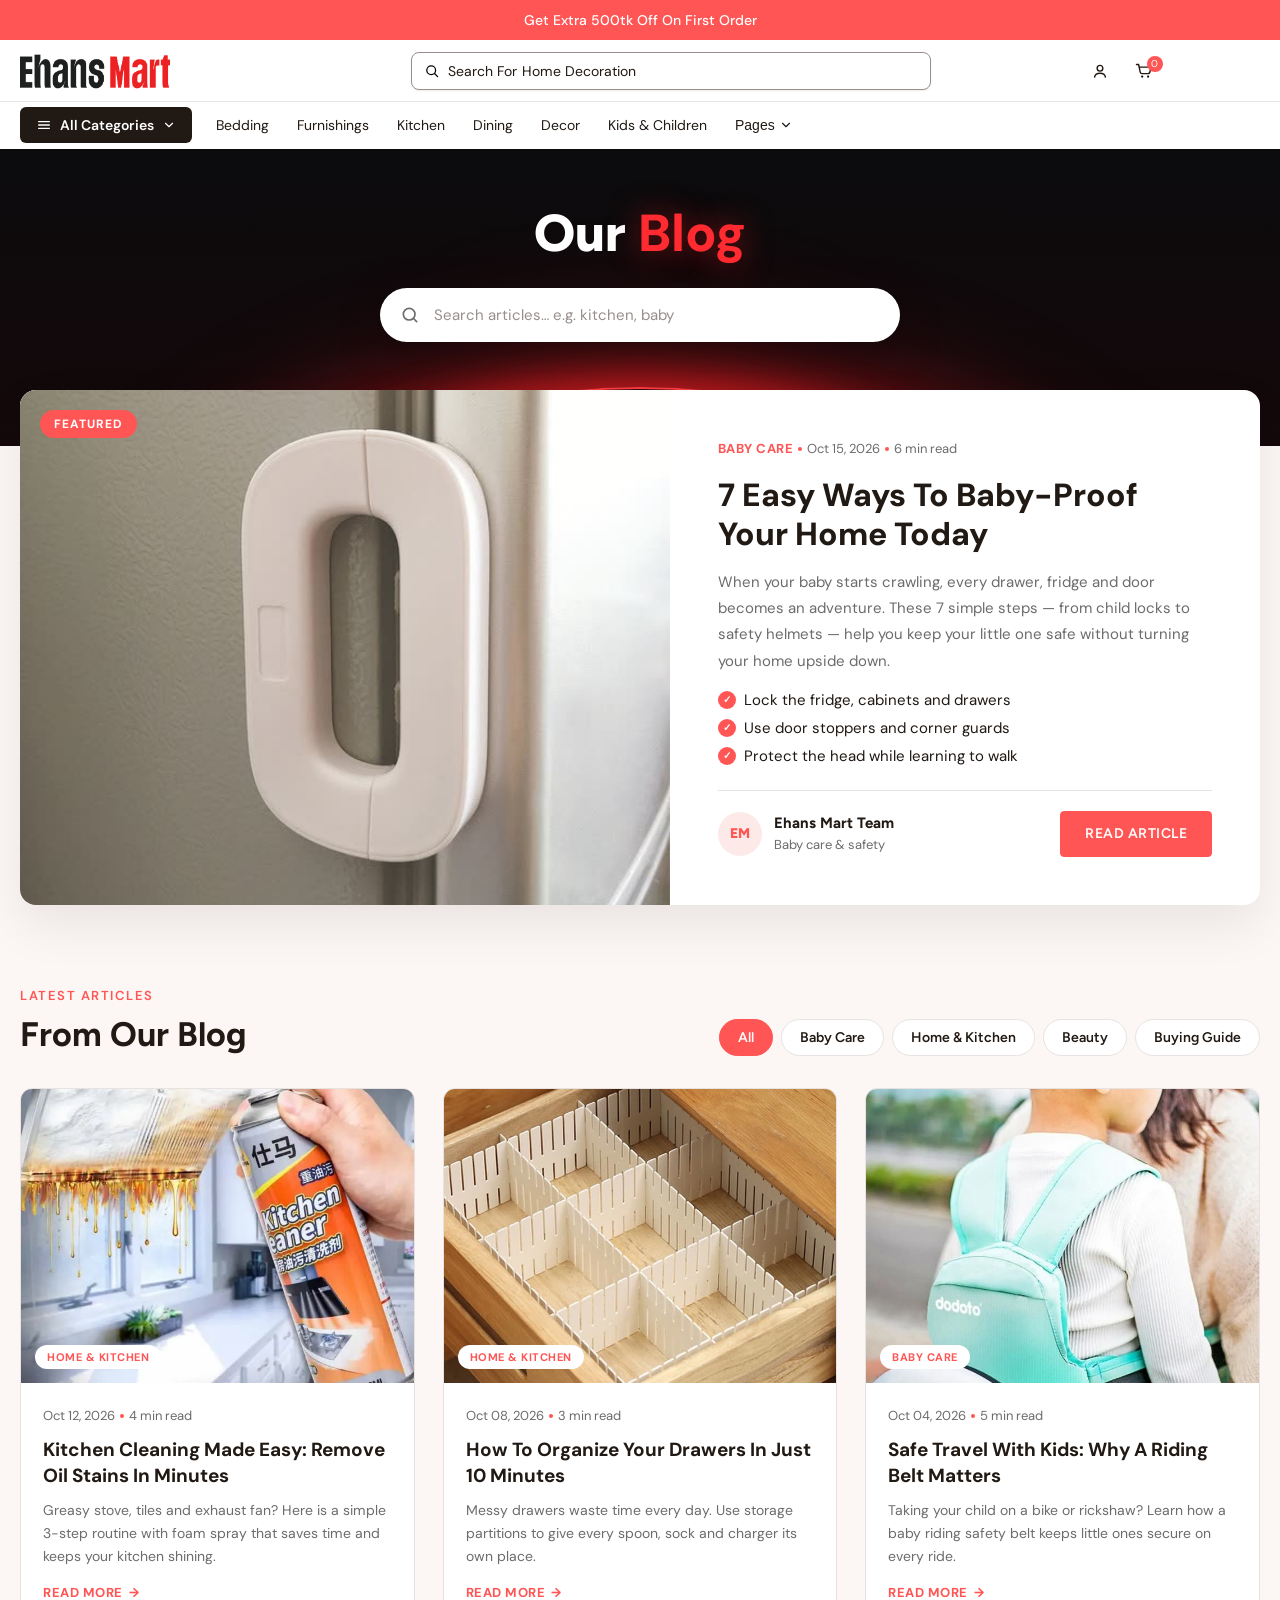
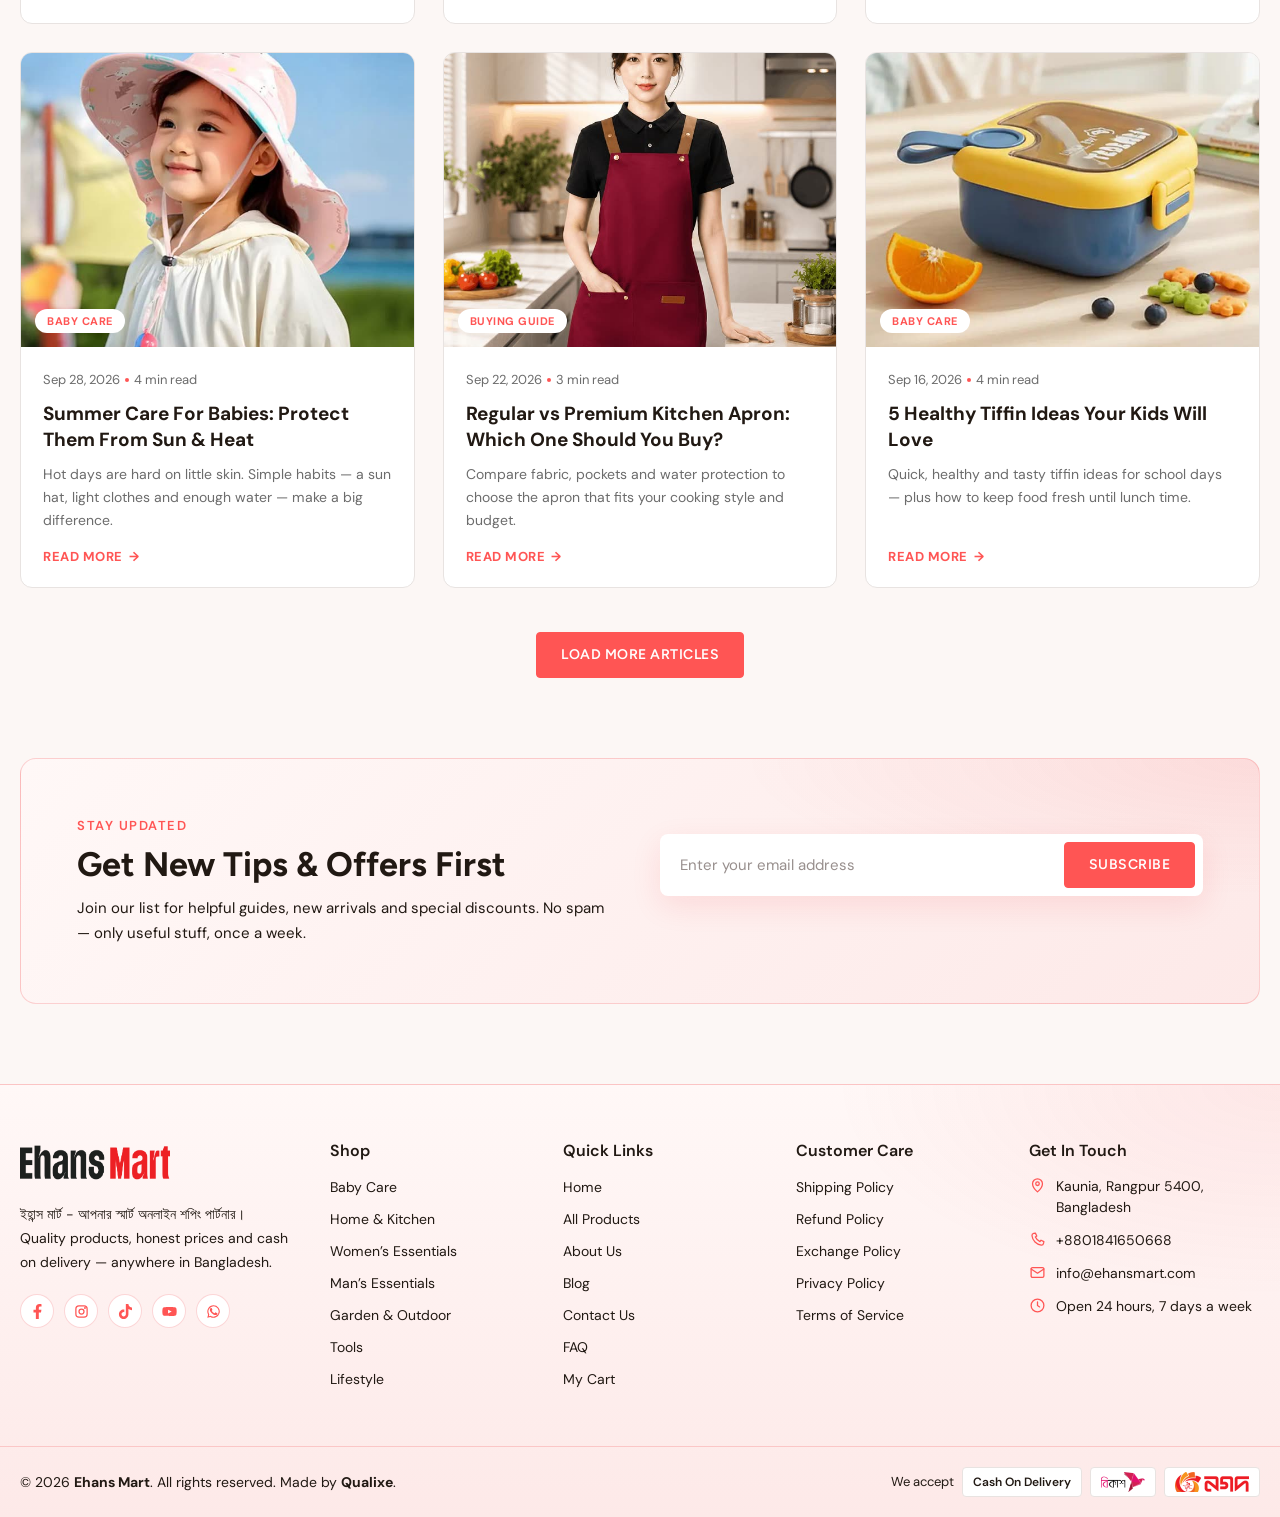
<file: blog.html>
<!DOCTYPE html>
<html lang="en">

<head>
	<meta charset="UTF-8">
	<meta name="viewport" content="width=device-width, initial-scale=1.0">
	<title>Ehans Mart | Blog</title>
	<!-- css link start -->
	<link rel="icon" href="./assets/images/ehans-mart-favicon.svg" type="image/svg+xml">
	<link rel="icon" href="./assets/images/ehans-mart-favicon-32.png" type="image/png" sizes="32x32">
	<link rel="apple-touch-icon" href="./assets/images/ehans-mart-apple-touch-icon.png">
	<link rel="stylesheet" href="./assets/css/app-menu-section.css">
	<link rel="stylesheet" href="./assets/css/footer.css">
	<link rel="stylesheet" href="./assets/css/card.css">
	<link rel="stylesheet" href="./assets/css/about-common.css">
	<link rel="stylesheet" href="./assets/css/about-hero-section.css">
	<link rel="stylesheet" href="./assets/css/blog-common.css">
	<link rel="stylesheet" href="./assets/css/blog-hero-section.css">
	<link rel="stylesheet" href="./assets/css/blog-featured-section.css">
	<link rel="stylesheet" href="./assets/css/blog-section.css">
	<link rel="stylesheet" href="./assets/css/blog-newsletter-section.css">
	<link rel="stylesheet" href="./assets/css/header.css">
	<link rel="stylesheet" href="./assets/css/search-bar.css">
	<link rel="stylesheet" href="./assets/css/mobile-menu.css">
	<link rel="stylesheet" href="./assets/css/all-categories-menu.css">
	<link rel="stylesheet" href="./assets/css/nav-dropdown.css">
	<link rel="stylesheet" href="./assets/css/announcebar-section.css">
	<link rel="stylesheet" href="./assets/css/main.css">
	<link rel="stylesheet" href="./assets/css/cart-drawer.css">
	<!-- css link end -->
</head>

<body>
	<!-- announcebar-section start -->
	<section class="announcebar-section">
		<div class="container">
			<div class="announcebar-text">
				<p><a href="#!">get Extra 500tk off on first order</a></p>
			</div>
		</div>
	</section>
	<!-- announcebar-section end -->

	<!-- header start -->
	<header class="header home-nav-active">
		<div class="container">
			<nav class="navbar">
				<div class="navbar-left">
					<button class="hamburger app-menu-open" type="button" aria-label="open menu">
						<span class="hamburger-line"></span>
						<span class="hamburger-line"></span>
						<span class="hamburger-line"></span>
					</button>
					<div class="navbar-logo">
						<a href="index.html">
							<img src="./assets/images/ehans-mart-logo.png" alt="ehans-mart-logo">
						</a>
					</div>
				</div>
				<div class="navbar-search">
					<button class="search-open navbar-search-open-btn">
						<span class="icon">
							<svg viewBox="0 0 20 20" fill="none">
								<circle cx="9" cy="9" r="5.5" stroke="currentColor" stroke-width="1.6"></circle>
								<path d="M13.5 13.5L17 17" stroke="currentColor" stroke-width="1.6" stroke-linecap="round"></path>
							</svg>
						</span>
						<span class="text p">
							search for
							<span class="search-roller">
								<span class="search-roller-track">
									<span>smart phone</span>
									<span>home decoration</span>
									<span>gadgets</span>
								</span>
							</span>
						</span>
					</button>
				</div>
				<!-- search-bar popup start -->
				<div class="search-bar-wrap">
					<button class="search-bar-window-cls-btn"></button>
					<div class="search-bar">
						<div class="search-bar-top">
							<form class="search-form">
								<div class="search-field">
									<span class="icon">
										<svg viewBox="0 0 16 16" fill="none" aria-hidden="true">
											<path
												d="M7.33333 12.6667C10.2789 12.6667 12.6667 10.2789 12.6667 7.33333C12.6667 4.38781 10.2789 2 7.33333 2C4.38781 2 2 4.38781 2 7.33333C2 10.2789 4.38781 12.6667 7.33333 12.6667Z"
												stroke="currentColor" stroke-width="1.5" stroke-linecap="round" stroke-linejoin="round">
											</path>
											<path d="M14 14L11.1 11.1" stroke="currentColor" stroke-width="1.5" stroke-linecap="round"
												stroke-linejoin="round"></path>
										</svg>
									</span>
									<input type="search" class="search-input" placeholder="Search products..." autocomplete="off"
										aria-label="search products">
									<button class="search-input-clear" type="button" aria-label="clear search" hidden>
										<svg width="10" height="10" viewBox="0 0 18 18" fill="none" aria-hidden="true"><path d="M3 15L15 3M15 15L3 3" stroke="currentColor" stroke-width="2" stroke-linecap="round"></path></svg>
									</button>
								</div>
							</form>
							<button class="search-bar-close">
								<svg width="16" height="16" viewBox="0 0 10 10" fill="none" xmlns="http://www.w3.org/2000/svg">
									<path
										d="M9.85403 9.14653C9.90048 9.19298 9.93733 9.24813 9.96247 9.30883C9.98762 9.36953 10.0006 9.43458 10.0006 9.50028C10.0006 9.56598 9.98762 9.63103 9.96247 9.69173C9.93733 9.75242 9.90048 9.80757 9.85403 9.85403C9.80757 9.90048 9.75242 9.93733 9.69173 9.96247C9.63103 9.98762 9.56598 10.0006 9.50028 10.0006C9.43458 10.0006 9.36953 9.98762 9.30883 9.96247C9.24813 9.93733 9.19298 9.90048 9.14653 9.85403L5.00028 5.70715L0.854028 9.85403C0.760208 9.94785 0.63296 10.0006 0.500278 10.0006C0.367596 10.0006 0.240348 9.94785 0.146528 9.85403C0.0527077 9.76021 2.61548e-09 9.63296 0 9.50028C-2.61548e-09 9.3676 0.0527077 9.24035 0.146528 9.14653L4.2934 5.00028L0.146528 0.854028C0.0527077 0.760208 0 0.63296 0 0.500278C0 0.367596 0.0527077 0.240348 0.146528 0.146528C0.240348 0.0527077 0.367596 0 0.500278 0C0.63296 0 0.760208 0.0527077 0.854028 0.146528L5.00028 4.2934L9.14653 0.146528C9.24035 0.0527077 9.3676 -2.61548e-09 9.50028 0C9.63296 2.61548e-09 9.76021 0.0527077 9.85403 0.146528C9.94785 0.240348 10.0006 0.367596 10.0006 0.500278C10.0006 0.63296 9.94785 0.760208 9.85403 0.854028L5.70715 5.00028L9.85403 9.14653Z"
										fill="#0B0802"></path>
								</svg>
							</button>
						</div>
						<div class="search-bar-btm">
							<!-- default view: recent + popular + categories -->
							<div class="search-default">
								<div class="search-block search-recent" hidden>
									<div class="search-block-head">
										<p class="search-block-title">recent searches</p>
										<button class="search-recent-clear" type="button">clear</button>
									</div>
									<div class="search-tags search-recent-tags"></div>
								</div>
								<div class="search-block">
									<p class="search-block-title">popular searches</p>
									<div class="search-tags search-popular-tags"></div>
								</div>
								<div class="search-block">
									<p class="search-block-title">shop by category</p>
									<div class="search-categories"></div>
								</div>
							</div>
							<!-- results view -->
							<div class="search-results" hidden>
								<p class="search-results-count"></p>
								<div class="search-result-items" role="listbox"></div>
								<a href="collections.html" class="btn search-view-all">view all results</a>
							</div>
							<!-- no result view -->
							<div class="search-empty" hidden>
								<p class="search-empty-title">No products found</p>
								<p class="search-empty-text">Try a different word, or browse a popular search below.</p>
								<div class="search-tags search-empty-tags"></div>
							</div>
						</div>
					</div>
				</div>
				<!-- search-bar popup end -->
				<div class="navbar-icons">
					<button class="navbar-icon navbar-search-open-btn">
						<svg viewBox="0 0 20 20" fill="none" aria-hidden="true">
							<path
								d="M9.16667 15.8333C12.8486 15.8333 15.8333 12.8486 15.8333 9.16667C15.8333 5.48477 12.8486 2.5 9.16667 2.5C5.48477 2.5 2.5 5.48477 2.5 9.16667C2.5 12.8486 5.48477 15.8333 9.16667 15.8333Z"
								stroke="currentColor" stroke-width="1.5" stroke-linecap="round" stroke-linejoin="round"></path>
							<path d="M17.5 17.5L13.875 13.875" stroke="currentColor" stroke-width="1.5" stroke-linecap="round"
								stroke-linejoin="round"></path>
						</svg>
					</button>
					<a href="#!" class="navbar-icon">
						<svg viewBox="0 0 20 20" fill="none" aria-hidden="true">
							<path d="M10 10.1A2.85 2.85 0 1 0 10 4.4a2.85 2.85 0 0 0 0 5.7Z" stroke="currentColor" stroke-width="1.4">
							</path>
							<path d="M4.6 16c.45-2.25 2.48-3.7 5.4-3.7 2.92 0 4.95 1.45 5.4 3.7" stroke="currentColor"
								stroke-width="1.4" stroke-linecap="round"></path>
						</svg>
					</a>
					<button class="navbar-icon cart-drawer-open">
						<span class="cart-count">0</span>
						<svg viewBox="0 0 20 20" fill="none" aria-hidden="true">
							<path d="M2.5 3.5H4.6l1.6 7.7c.17.82.89 1.4 1.73 1.4h6.17c.82 0 1.53-.55 1.73-1.34l1.3-5.16H5.3"
								stroke="currentColor" stroke-width="1.4" stroke-linecap="round" stroke-linejoin="round"></path>
							<circle cx="8.2" cy="15.6" r="1.1" fill="currentColor"></circle>
							<circle cx="14.1" cy="15.6" r="1.1" fill="currentColor"></circle>
						</svg>
					</button>
				</div>
				<div class="navbar-link-area">
					<ul class="navbar-links">
						<!-- all-categories start -->
						<li class="navbar-link all-categories">
							<button type="button" class="all-categories-btn" aria-expanded="false" aria-controls="all-categories-menu">
								<svg viewBox="0 0 24 24" fill="none" stroke="currentColor" stroke-width="2" stroke-linecap="round"
									aria-hidden="true">
									<path d="M4 7h16M4 12h16M4 17h16" />
								</svg>
								<span>All Categories</span>
								<svg class="all-categories-btn-arrow" viewBox="0 0 24 24" fill="none" stroke="currentColor"
									stroke-width="2" stroke-linecap="round" stroke-linejoin="round" aria-hidden="true">
									<path d="m6 9 6 6 6-6" />
								</svg>
							</button>
							<div class="all-categories-menu" id="all-categories-menu">
								<ul class="all-categories-list">
								<li>
									<button type="button" class="all-categories-tab active" data-all-cat="baby-care">
										<span>Baby Care</span>
										<svg viewBox="0 0 24 24" fill="none" stroke="currentColor" stroke-width="2" stroke-linecap="round"
											stroke-linejoin="round" aria-hidden="true">
											<path d="m9 6 6 6-6 6" />
										</svg>
									</button>
								</li>
								<li>
									<button type="button" class="all-categories-tab" data-all-cat="baby-safety">
										<span>Baby Safety</span>
										<svg viewBox="0 0 24 24" fill="none" stroke="currentColor" stroke-width="2" stroke-linecap="round"
											stroke-linejoin="round" aria-hidden="true">
											<path d="m9 6 6 6-6 6" />
										</svg>
									</button>
								</li>
								<li>
									<button type="button" class="all-categories-tab" data-all-cat="home-kitchen">
										<span>Home &amp; Kitchen</span>
										<svg viewBox="0 0 24 24" fill="none" stroke="currentColor" stroke-width="2" stroke-linecap="round"
											stroke-linejoin="round" aria-hidden="true">
											<path d="m9 6 6 6-6 6" />
										</svg>
									</button>
								</li>
								<li>
									<button type="button" class="all-categories-tab" data-all-cat="womens-essentials">
										<span>Women’s Essentials</span>
										<svg viewBox="0 0 24 24" fill="none" stroke="currentColor" stroke-width="2" stroke-linecap="round"
											stroke-linejoin="round" aria-hidden="true">
											<path d="m9 6 6 6-6 6" />
										</svg>
									</button>
								</li>
								<li>
									<button type="button" class="all-categories-tab" data-all-cat="hair-accessories">
										<span>Hair Accessories</span>
										<svg viewBox="0 0 24 24" fill="none" stroke="currentColor" stroke-width="2" stroke-linecap="round"
											stroke-linejoin="round" aria-hidden="true">
											<path d="m9 6 6 6-6 6" />
										</svg>
									</button>
								</li>
								<li>
									<button type="button" class="all-categories-tab" data-all-cat="mens-essentials">
										<span>Man’s Essentials</span>
										<svg viewBox="0 0 24 24" fill="none" stroke="currentColor" stroke-width="2" stroke-linecap="round"
											stroke-linejoin="round" aria-hidden="true">
											<path d="m9 6 6 6-6 6" />
										</svg>
									</button>
								</li>
								<li>
									<button type="button" class="all-categories-tab" data-all-cat="garden-outdoor">
										<span>Garden &amp; Outdoor</span>
										<svg viewBox="0 0 24 24" fill="none" stroke="currentColor" stroke-width="2" stroke-linecap="round"
											stroke-linejoin="round" aria-hidden="true">
											<path d="m9 6 6 6-6 6" />
										</svg>
									</button>
								</li>
								<li>
									<button type="button" class="all-categories-tab" data-all-cat="tools">
										<span>Tools</span>
										<svg viewBox="0 0 24 24" fill="none" stroke="currentColor" stroke-width="2" stroke-linecap="round"
											stroke-linejoin="round" aria-hidden="true">
											<path d="m9 6 6 6-6 6" />
										</svg>
									</button>
								</li>
								<li>
									<button type="button" class="all-categories-tab" data-all-cat="lifestyle">
										<span>Lifestyle</span>
										<svg viewBox="0 0 24 24" fill="none" stroke="currentColor" stroke-width="2" stroke-linecap="round"
											stroke-linejoin="round" aria-hidden="true">
											<path d="m9 6 6 6-6 6" />
										</svg>
									</button>
								</li>
								</ul>
								<div class="all-categories-panels">
								<div class="all-categories-panel active" data-all-cat="baby-care">
									<div class="all-categories-content">
										<div class="all-categories-head">
											<p class="all-categories-title">Baby Care</p>
											<a href="collections.html" class="all-categories-view">view all <span aria-hidden="true">→</span></a>
										</div>
										<ul class="all-categories-links">
											<li><a href="collections.html">Baby Caps &amp; Hats</a></li>
											<li><a href="collections.html">Baby Carriers</a></li>
											<li><a href="collections.html">Tiffin Boxes</a></li>
											<li><a href="collections.html">Sun Hats</a></li>
											<li><a href="collections.html">Feeding Essentials</a></li>
											<li><a href="collections.html">Baby Clothing</a></li>
											<li><a href="collections.html">Bath &amp; Skin Care</a></li>
											<li><a href="collections.html">Baby Toys</a></li>
											<li><a href="collections.html">Diaper Bags</a></li>
										</ul>
									</div>
									<a href="collections.html" class="all-categories-promo">
										<img src="./assets/images/category-baby-care.jpg" alt="Baby Care" loading="lazy">
										<span class="all-categories-promo-content">
											<span class="all-categories-promo-label">explore</span>
											<span class="all-categories-promo-title">Baby Care</span>
											<span class="all-categories-promo-text">Soft, safe and useful picks for your little one — from caps to tiffin boxes.</span>
											<span class="all-categories-promo-btn">shop now <span aria-hidden="true">→</span></span>
											<span class="all-categories-promo-features">
												<span>
													<svg viewBox="0 0 24 24" fill="none" stroke="currentColor" stroke-width="1.8"
														stroke-linecap="round" stroke-linejoin="round" aria-hidden="true">
														<rect x="2.5" y="6" width="19" height="12" rx="2" />
														<circle cx="12" cy="12" r="2.5" />
													</svg>
													100% Cash on Delivery
												</span>
												<span>
													<svg viewBox="0 0 24 24" fill="none" stroke="currentColor" stroke-width="1.8"
														stroke-linecap="round" stroke-linejoin="round" aria-hidden="true">
														<path d="M3 7h11v9H3zM14 10h4l3 3v3h-7" />
														<circle cx="7" cy="17.5" r="1.8" />
														<circle cx="17" cy="17.5" r="1.8" />
													</svg>
													Fast home delivery
												</span>
											</span>
										</span>
									</a>
								</div>
								<div class="all-categories-panel" data-all-cat="baby-safety">
									<div class="all-categories-content">
										<div class="all-categories-head">
											<p class="all-categories-title">Baby Safety</p>
											<a href="collections.html" class="all-categories-view">view all <span aria-hidden="true">→</span></a>
										</div>
										<ul class="all-categories-links">
											<li><a href="collections.html">Safety Helmets</a></li>
											<li><a href="collections.html">Riding Safety Belts</a></li>
											<li><a href="collections.html">Fridge Child Locks</a></li>
											<li><a href="collections.html">Cabinet Locks</a></li>
											<li><a href="collections.html">Drawer Locks</a></li>
											<li><a href="collections.html">Corner Guards</a></li>
											<li><a href="collections.html">Door Stoppers</a></li>
											<li><a href="collections.html">Socket Covers</a></li>
											<li><a href="collections.html">Safety Gates</a></li>
										</ul>
									</div>
									<a href="collections.html" class="all-categories-promo">
										<img src="./assets/images/category-baby-safety.jpg" alt="Baby Safety" loading="lazy">
										<span class="all-categories-promo-content">
											<span class="all-categories-promo-label">explore</span>
											<span class="all-categories-promo-title">Baby Safety</span>
											<span class="all-categories-promo-text">Child locks, helmets and belts that keep curious kids safe at home and on the road.</span>
											<span class="all-categories-promo-btn">shop now <span aria-hidden="true">→</span></span>
											<span class="all-categories-promo-features">
												<span>
													<svg viewBox="0 0 24 24" fill="none" stroke="currentColor" stroke-width="1.8"
														stroke-linecap="round" stroke-linejoin="round" aria-hidden="true">
														<rect x="2.5" y="6" width="19" height="12" rx="2" />
														<circle cx="12" cy="12" r="2.5" />
													</svg>
													100% Cash on Delivery
												</span>
												<span>
													<svg viewBox="0 0 24 24" fill="none" stroke="currentColor" stroke-width="1.8"
														stroke-linecap="round" stroke-linejoin="round" aria-hidden="true">
														<path d="M3 7h11v9H3zM14 10h4l3 3v3h-7" />
														<circle cx="7" cy="17.5" r="1.8" />
														<circle cx="17" cy="17.5" r="1.8" />
													</svg>
													Fast home delivery
												</span>
											</span>
										</span>
									</a>
								</div>
								<div class="all-categories-panel" data-all-cat="home-kitchen">
									<div class="all-categories-content">
										<div class="all-categories-head">
											<p class="all-categories-title">Home &amp; Kitchen</p>
											<a href="collections.html" class="all-categories-view">view all <span aria-hidden="true">→</span></a>
										</div>
										<ul class="all-categories-links">
											<li><a href="collections.html">Kitchen Aprons</a></li>
											<li><a href="collections.html">Oil Dispensers</a></li>
											<li><a href="collections.html">Cleaning Sprays</a></li>
											<li><a href="collections.html">Dish Washing Gloves</a></li>
											<li><a href="collections.html">Drawer Organizers</a></li>
											<li><a href="collections.html">Fridge Covers</a></li>
											<li><a href="collections.html">Door Foam</a></li>
											<li><a href="collections.html">Door Closers</a></li>
											<li><a href="collections.html">Magic Erasers</a></li>
											<li><a href="collections.html">Mouse Traps</a></li>
											<li><a href="collections.html">Furniture Polish</a></li>
											<li><a href="collections.html">Kitchen Face Shields</a></li>
										</ul>
									</div>
									<a href="collections.html" class="all-categories-promo">
										<img src="./assets/images/category-home-kitchen.jpg" alt="Home and Kitchen" loading="lazy">
										<span class="all-categories-promo-content">
											<span class="all-categories-promo-label">explore</span>
											<span class="all-categories-promo-title">Home &amp; Kitchen</span>
											<span class="all-categories-promo-text">Smart tools that make cooking, cleaning and organizing easier every day.</span>
											<span class="all-categories-promo-btn">shop now <span aria-hidden="true">→</span></span>
											<span class="all-categories-promo-features">
												<span>
													<svg viewBox="0 0 24 24" fill="none" stroke="currentColor" stroke-width="1.8"
														stroke-linecap="round" stroke-linejoin="round" aria-hidden="true">
														<rect x="2.5" y="6" width="19" height="12" rx="2" />
														<circle cx="12" cy="12" r="2.5" />
													</svg>
													100% Cash on Delivery
												</span>
												<span>
													<svg viewBox="0 0 24 24" fill="none" stroke="currentColor" stroke-width="1.8"
														stroke-linecap="round" stroke-linejoin="round" aria-hidden="true">
														<path d="M3 7h11v9H3zM14 10h4l3 3v3h-7" />
														<circle cx="7" cy="17.5" r="1.8" />
														<circle cx="17" cy="17.5" r="1.8" />
													</svg>
													Fast home delivery
												</span>
											</span>
										</span>
									</a>
								</div>
								<div class="all-categories-panel" data-all-cat="womens-essentials">
									<div class="all-categories-content">
										<div class="all-categories-head">
											<p class="all-categories-title">Women’s Essentials</p>
											<a href="collections.html" class="all-categories-view">view all <span aria-hidden="true">→</span></a>
										</div>
										<ul class="all-categories-links">
											<li><a href="collections.html">Face Masks</a></li>
											<li><a href="collections.html">Facial Hair Removers</a></li>
											<li><a href="collections.html">Earring Supports</a></li>
											<li><a href="collections.html">Clothing Tag Guns</a></li>
											<li><a href="collections.html">Beauty Tools</a></li>
											<li><a href="collections.html">Skin Care</a></li>
											<li><a href="collections.html">Makeup Organizers</a></li>
											<li><a href="collections.html">Handbag Accessories</a></li>
											<li><a href="collections.html">Personal Care</a></li>
										</ul>
									</div>
									<a href="collections.html" class="all-categories-promo">
										<img src="./assets/images/category-womens-essentials.jpg" alt="Women’s Essentials" loading="lazy">
										<span class="all-categories-promo-content">
											<span class="all-categories-promo-label">explore</span>
											<span class="all-categories-promo-title">Women’s Essentials</span>
											<span class="all-categories-promo-text">Beauty and daily-care helpers loved by thousands of customers.</span>
											<span class="all-categories-promo-btn">shop now <span aria-hidden="true">→</span></span>
											<span class="all-categories-promo-features">
												<span>
													<svg viewBox="0 0 24 24" fill="none" stroke="currentColor" stroke-width="1.8"
														stroke-linecap="round" stroke-linejoin="round" aria-hidden="true">
														<rect x="2.5" y="6" width="19" height="12" rx="2" />
														<circle cx="12" cy="12" r="2.5" />
													</svg>
													100% Cash on Delivery
												</span>
												<span>
													<svg viewBox="0 0 24 24" fill="none" stroke="currentColor" stroke-width="1.8"
														stroke-linecap="round" stroke-linejoin="round" aria-hidden="true">
														<path d="M3 7h11v9H3zM14 10h4l3 3v3h-7" />
														<circle cx="7" cy="17.5" r="1.8" />
														<circle cx="17" cy="17.5" r="1.8" />
													</svg>
													Fast home delivery
												</span>
											</span>
										</span>
									</a>
								</div>
								<div class="all-categories-panel" data-all-cat="hair-accessories">
									<div class="all-categories-content">
										<div class="all-categories-head">
											<p class="all-categories-title">Hair Accessories</p>
											<a href="collections.html" class="all-categories-view">view all <span aria-hidden="true">→</span></a>
										</div>
										<ul class="all-categories-links">
											<li><a href="collections.html">Bow Hair Clips</a></li>
											<li><a href="collections.html">Spring Clips</a></li>
											<li><a href="collections.html">Butterfly Clips</a></li>
											<li><a href="collections.html">Tassel Hairpins</a></li>
											<li><a href="collections.html">Princess Clips</a></li>
											<li><a href="collections.html">Hair Oil Combs</a></li>
											<li><a href="collections.html">Hair Bands</a></li>
											<li><a href="collections.html">Scrunchies</a></li>
											<li><a href="collections.html">Kids Hair Clips</a></li>
										</ul>
									</div>
									<a href="collections.html" class="all-categories-promo">
										<img src="./assets/images/category-hair-accessories.jpg" alt="Hair Accessories" loading="lazy">
										<span class="all-categories-promo-content">
											<span class="all-categories-promo-label">explore</span>
											<span class="all-categories-promo-title">Hair Accessories</span>
											<span class="all-categories-promo-text">Cute bows, clips and pins for school, parties and every day.</span>
											<span class="all-categories-promo-btn">shop now <span aria-hidden="true">→</span></span>
											<span class="all-categories-promo-features">
												<span>
													<svg viewBox="0 0 24 24" fill="none" stroke="currentColor" stroke-width="1.8"
														stroke-linecap="round" stroke-linejoin="round" aria-hidden="true">
														<rect x="2.5" y="6" width="19" height="12" rx="2" />
														<circle cx="12" cy="12" r="2.5" />
													</svg>
													100% Cash on Delivery
												</span>
												<span>
													<svg viewBox="0 0 24 24" fill="none" stroke="currentColor" stroke-width="1.8"
														stroke-linecap="round" stroke-linejoin="round" aria-hidden="true">
														<path d="M3 7h11v9H3zM14 10h4l3 3v3h-7" />
														<circle cx="7" cy="17.5" r="1.8" />
														<circle cx="17" cy="17.5" r="1.8" />
													</svg>
													Fast home delivery
												</span>
											</span>
										</span>
									</a>
								</div>
								<div class="all-categories-panel" data-all-cat="mens-essentials">
									<div class="all-categories-content">
										<div class="all-categories-head">
											<p class="all-categories-title">Man’s Essentials</p>
											<a href="collections.html" class="all-categories-view">view all <span aria-hidden="true">→</span></a>
										</div>
										<ul class="all-categories-links">
											<li><a href="collections.html">White Hair Cover</a></li>
											<li><a href="collections.html">Grooming Tools</a></li>
											<li><a href="collections.html">Beard Care</a></li>
											<li><a href="collections.html">Hair Care</a></li>
											<li><a href="collections.html">Wallets</a></li>
											<li><a href="collections.html">Personal Care</a></li>
										</ul>
									</div>
									<a href="collections.html" class="all-categories-promo">
										<img src="./assets/images/category-mens-essentials.jpg" alt="Man’s Essentials" loading="lazy">
										<span class="all-categories-promo-content">
											<span class="all-categories-promo-label">explore</span>
											<span class="all-categories-promo-title">Man’s Essentials</span>
											<span class="all-categories-promo-text">Simple grooming and daily essentials made for men.</span>
											<span class="all-categories-promo-btn">shop now <span aria-hidden="true">→</span></span>
											<span class="all-categories-promo-features">
												<span>
													<svg viewBox="0 0 24 24" fill="none" stroke="currentColor" stroke-width="1.8"
														stroke-linecap="round" stroke-linejoin="round" aria-hidden="true">
														<rect x="2.5" y="6" width="19" height="12" rx="2" />
														<circle cx="12" cy="12" r="2.5" />
													</svg>
													100% Cash on Delivery
												</span>
												<span>
													<svg viewBox="0 0 24 24" fill="none" stroke="currentColor" stroke-width="1.8"
														stroke-linecap="round" stroke-linejoin="round" aria-hidden="true">
														<path d="M3 7h11v9H3zM14 10h4l3 3v3h-7" />
														<circle cx="7" cy="17.5" r="1.8" />
														<circle cx="17" cy="17.5" r="1.8" />
													</svg>
													Fast home delivery
												</span>
											</span>
										</span>
									</a>
								</div>
								<div class="all-categories-panel" data-all-cat="garden-outdoor">
									<div class="all-categories-content">
										<div class="all-categories-head">
											<p class="all-categories-title">Garden &amp; Outdoor</p>
											<a href="collections.html" class="all-categories-view">view all <span aria-hidden="true">→</span></a>
										</div>
										<ul class="all-categories-links">
											<li><a href="collections.html">Branch Cutters</a></li>
											<li><a href="collections.html">Pruning Tools</a></li>
											<li><a href="collections.html">Garden Gloves</a></li>
											<li><a href="collections.html">Plant Care</a></li>
											<li><a href="collections.html">Watering Tools</a></li>
											<li><a href="collections.html">Outdoor Essentials</a></li>
										</ul>
									</div>
									<a href="collections.html" class="all-categories-promo">
										<img src="./assets/images/category-garden-outdoor.jpg" alt="Garden and Outdoor" loading="lazy">
										<span class="all-categories-promo-content">
											<span class="all-categories-promo-label">explore</span>
											<span class="all-categories-promo-title">Garden &amp; Outdoor</span>
											<span class="all-categories-promo-text">Easy tools to keep your plants, roof garden and balcony healthy.</span>
											<span class="all-categories-promo-btn">shop now <span aria-hidden="true">→</span></span>
											<span class="all-categories-promo-features">
												<span>
													<svg viewBox="0 0 24 24" fill="none" stroke="currentColor" stroke-width="1.8"
														stroke-linecap="round" stroke-linejoin="round" aria-hidden="true">
														<rect x="2.5" y="6" width="19" height="12" rx="2" />
														<circle cx="12" cy="12" r="2.5" />
													</svg>
													100% Cash on Delivery
												</span>
												<span>
													<svg viewBox="0 0 24 24" fill="none" stroke="currentColor" stroke-width="1.8"
														stroke-linecap="round" stroke-linejoin="round" aria-hidden="true">
														<path d="M3 7h11v9H3zM14 10h4l3 3v3h-7" />
														<circle cx="7" cy="17.5" r="1.8" />
														<circle cx="17" cy="17.5" r="1.8" />
													</svg>
													Fast home delivery
												</span>
											</span>
										</span>
									</a>
								</div>
								<div class="all-categories-panel" data-all-cat="tools">
									<div class="all-categories-content">
										<div class="all-categories-head">
											<p class="all-categories-title">Tools</p>
											<a href="collections.html" class="all-categories-view">view all <span aria-hidden="true">→</span></a>
										</div>
										<ul class="all-categories-links">
											<li><a href="collections.html">Hand Tools</a></li>
											<li><a href="collections.html">Cutting Tools</a></li>
											<li><a href="collections.html">Measuring Tools</a></li>
											<li><a href="collections.html">Repair Kits</a></li>
											<li><a href="collections.html">Tool Organizers</a></li>
											<li><a href="collections.html">DIY Essentials</a></li>
										</ul>
									</div>
									<a href="collections.html" class="all-categories-promo">
										<img src="./assets/images/category-tools.jpg" alt="Tools" loading="lazy">
										<span class="all-categories-promo-content">
											<span class="all-categories-promo-label">explore</span>
											<span class="all-categories-promo-title">Tools</span>
											<span class="all-categories-promo-text">Handy tools for small repairs and everyday jobs around the house.</span>
											<span class="all-categories-promo-btn">shop now <span aria-hidden="true">→</span></span>
											<span class="all-categories-promo-features">
												<span>
													<svg viewBox="0 0 24 24" fill="none" stroke="currentColor" stroke-width="1.8"
														stroke-linecap="round" stroke-linejoin="round" aria-hidden="true">
														<rect x="2.5" y="6" width="19" height="12" rx="2" />
														<circle cx="12" cy="12" r="2.5" />
													</svg>
													100% Cash on Delivery
												</span>
												<span>
													<svg viewBox="0 0 24 24" fill="none" stroke="currentColor" stroke-width="1.8"
														stroke-linecap="round" stroke-linejoin="round" aria-hidden="true">
														<path d="M3 7h11v9H3zM14 10h4l3 3v3h-7" />
														<circle cx="7" cy="17.5" r="1.8" />
														<circle cx="17" cy="17.5" r="1.8" />
													</svg>
													Fast home delivery
												</span>
											</span>
										</span>
									</a>
								</div>
								<div class="all-categories-panel" data-all-cat="lifestyle">
									<div class="all-categories-content">
										<div class="all-categories-head">
											<p class="all-categories-title">Lifestyle</p>
											<a href="collections.html" class="all-categories-view">view all <span aria-hidden="true">→</span></a>
										</div>
										<ul class="all-categories-links">
											<li><a href="collections.html">Travel Accessories</a></li>
											<li><a href="collections.html">Storage &amp; Organizers</a></li>
											<li><a href="collections.html">Gift Items</a></li>
											<li><a href="collections.html">Daily Essentials</a></li>
											<li><a href="collections.html">Home Decor</a></li>
											<li><a href="collections.html">Gadget Accessories</a></li>
										</ul>
									</div>
									<a href="collections.html" class="all-categories-promo">
										<img src="./assets/images/category-lifestyle.jpg" alt="Lifestyle" loading="lazy">
										<span class="all-categories-promo-content">
											<span class="all-categories-promo-label">explore</span>
											<span class="all-categories-promo-title">Lifestyle</span>
											<span class="all-categories-promo-text">Useful everyday products that make life a little smarter.</span>
											<span class="all-categories-promo-btn">shop now <span aria-hidden="true">→</span></span>
											<span class="all-categories-promo-features">
												<span>
													<svg viewBox="0 0 24 24" fill="none" stroke="currentColor" stroke-width="1.8"
														stroke-linecap="round" stroke-linejoin="round" aria-hidden="true">
														<rect x="2.5" y="6" width="19" height="12" rx="2" />
														<circle cx="12" cy="12" r="2.5" />
													</svg>
													100% Cash on Delivery
												</span>
												<span>
													<svg viewBox="0 0 24 24" fill="none" stroke="currentColor" stroke-width="1.8"
														stroke-linecap="round" stroke-linejoin="round" aria-hidden="true">
														<path d="M3 7h11v9H3zM14 10h4l3 3v3h-7" />
														<circle cx="7" cy="17.5" r="1.8" />
														<circle cx="17" cy="17.5" r="1.8" />
													</svg>
													Fast home delivery
												</span>
											</span>
										</span>
									</a>
								</div>
								</div>
							</div>
						</li>
						<!-- all-categories end -->
						<li class="navbar-link">
							<p class="navbar-link-btn">bedding</p>
							<div class="megamenu">
								<div class="megamenu-items">
									<div class="megamenu-item">
										<h6 class="megamenu-item-title">Bedsheets By Design</h6>
										<ul>
											<li>
												<a href="#!">Abstract Bedsheets</a>
											</li>
											<li>
												<a href="#!">Solid Bedsheets</a>
											</li>
											<li>
												<a href="#!">Floral Bedsheets</a>
											</li>
											<li>
												<a href="#!">Geometric Bedsheets</a>
											</li>
											<li>
												<a href="#!">Fabulous Indian Prints</a>
											</li>
											<li>
												<a href="#!">Kids Bedsheets</a>
											</li>
										</ul>
									</div>
									<div class="megamenu-item">
										<h6 class="megamenu-item-title">Bedsheets By Design</h6>
										<ul>
											<li>
												<a href="#!">Abstract Bedsheets</a>
											</li>
											<li>
												<a href="#!">Solid Bedsheets</a>
											</li>
											<li>
												<a href="#!">Floral Bedsheets</a>
											</li>
											<li>
												<a href="#!">Geometric Bedsheets</a>
											</li>
											<li>
												<a href="#!">Fabulous Indian Prints</a>
											</li>
											<li>
												<a href="#!">Kids Bedsheets</a>
											</li>
										</ul>
									</div>
									<div class="megamenu-item">
										<h6 class="megamenu-item-title">Bedsheets By Design</h6>
										<ul>
											<li>
												<a href="#!">Abstract Bedsheets</a>
											</li>
											<li>
												<a href="#!">Solid Bedsheets</a>
											</li>
											<li>
												<a href="#!">Floral Bedsheets</a>
											</li>
											<li>
												<a href="#!">Geometric Bedsheets</a>
											</li>
											<li>
												<a href="#!">Fabulous Indian Prints</a>
											</li>
											<li>
												<a href="#!">Kids Bedsheets</a>
											</li>
										</ul>
									</div>
									<div class="megamenu-item">
										<h6 class="megamenu-item-title">Bedsheets By Design</h6>
										<ul>
											<li>
												<a href="#!">Abstract Bedsheets</a>
											</li>
											<li>
												<a href="#!">Solid Bedsheets</a>
											</li>
											<li>
												<a href="#!">Floral Bedsheets</a>
											</li>
											<li>
												<a href="#!">Geometric Bedsheets</a>
											</li>
											<li>
												<a href="#!">Fabulous Indian Prints</a>
											</li>
											<li>
												<a href="#!">Kids Bedsheets</a>
											</li>
										</ul>
									</div>
									<div class="megamenu-item">
										<h6 class="megamenu-item-title">Bedsheets By Design</h6>
										<ul>
											<li>
												<a href="#!">Abstract Bedsheets</a>
											</li>
											<li>
												<a href="#!">Solid Bedsheets</a>
											</li>
											<li>
												<a href="#!">Floral Bedsheets</a>
											</li>
											<li>
												<a href="#!">Geometric Bedsheets</a>
											</li>
											<li>
												<a href="#!">Fabulous Indian Prints</a>
											</li>
											<li>
												<a href="#!">Kids Bedsheets</a>
											</li>
										</ul>
									</div>
								</div>
							</div>
						</li>
						<li class="navbar-link">
							<p class="navbar-link-btn">Furnishings</p>
							<div class="megamenu">
								<div class="megamenu-items">
									<div class="megamenu-item">
										<h6 class="megamenu-item-title">Bedsheets By Design</h6>
										<ul>
											<li>
												<a href="#!">Abstract Bedsheets</a>
											</li>
											<li>
												<a href="#!">Solid Bedsheets</a>
											</li>
											<li>
												<a href="#!">Floral Bedsheets</a>
											</li>
											<li>
												<a href="#!">Geometric Bedsheets</a>
											</li>
											<li>
												<a href="#!">Fabulous Indian Prints</a>
											</li>
											<li>
												<a href="#!">Kids Bedsheets</a>
											</li>
										</ul>
									</div>
									<div class="megamenu-item">
										<h6 class="megamenu-item-title">Bedsheets By Design</h6>
										<ul>
											<li>
												<a href="#!">Abstract Bedsheets</a>
											</li>
											<li>
												<a href="#!">Solid Bedsheets</a>
											</li>
											<li>
												<a href="#!">Floral Bedsheets</a>
											</li>
											<li>
												<a href="#!">Geometric Bedsheets</a>
											</li>
											<li>
												<a href="#!">Fabulous Indian Prints</a>
											</li>
											<li>
												<a href="#!">Kids Bedsheets</a>
											</li>
										</ul>
									</div>
									<div class="megamenu-item">
										<h6 class="megamenu-item-title">Bedsheets By Design</h6>
										<ul>
											<li>
												<a href="#!">Abstract Bedsheets</a>
											</li>
											<li>
												<a href="#!">Solid Bedsheets</a>
											</li>
											<li>
												<a href="#!">Floral Bedsheets</a>
											</li>
											<li>
												<a href="#!">Geometric Bedsheets</a>
											</li>
											<li>
												<a href="#!">Fabulous Indian Prints</a>
											</li>
											<li>
												<a href="#!">Kids Bedsheets</a>
											</li>
										</ul>
									</div>
									<div class="megamenu-item">
										<h6 class="megamenu-item-title">Bedsheets By Design</h6>
										<ul>
											<li>
												<a href="#!">Abstract Bedsheets</a>
											</li>
											<li>
												<a href="#!">Solid Bedsheets</a>
											</li>
											<li>
												<a href="#!">Floral Bedsheets</a>
											</li>
											<li>
												<a href="#!">Geometric Bedsheets</a>
											</li>
											<li>
												<a href="#!">Fabulous Indian Prints</a>
											</li>
											<li>
												<a href="#!">Kids Bedsheets</a>
											</li>
										</ul>
									</div>
									<div class="megamenu-item">
										<h6 class="megamenu-item-title">Bedsheets By Design</h6>
										<ul>
											<li>
												<a href="#!">Abstract Bedsheets</a>
											</li>
											<li>
												<a href="#!">Solid Bedsheets</a>
											</li>
											<li>
												<a href="#!">Floral Bedsheets</a>
											</li>
											<li>
												<a href="#!">Geometric Bedsheets</a>
											</li>
											<li>
												<a href="#!">Fabulous Indian Prints</a>
											</li>
											<li>
												<a href="#!">Kids Bedsheets</a>
											</li>
										</ul>
									</div>
								</div>
							</div>
						</li>
						<li class="navbar-link">
							<p class="navbar-link-btn">Kitchen</p>
							<div class="megamenu">
								<div class="megamenu-items">
									<div class="megamenu-item">
										<h6 class="megamenu-item-title">Bedsheets By Design</h6>
										<ul>
											<li>
												<a href="#!">Abstract Bedsheets</a>
											</li>
											<li>
												<a href="#!">Solid Bedsheets</a>
											</li>
											<li>
												<a href="#!">Floral Bedsheets</a>
											</li>
											<li>
												<a href="#!">Geometric Bedsheets</a>
											</li>
											<li>
												<a href="#!">Fabulous Indian Prints</a>
											</li>
											<li>
												<a href="#!">Kids Bedsheets</a>
											</li>
										</ul>
									</div>
									<div class="megamenu-item">
										<h6 class="megamenu-item-title">Bedsheets By Design</h6>
										<ul>
											<li>
												<a href="#!">Abstract Bedsheets</a>
											</li>
											<li>
												<a href="#!">Solid Bedsheets</a>
											</li>
											<li>
												<a href="#!">Floral Bedsheets</a>
											</li>
											<li>
												<a href="#!">Geometric Bedsheets</a>
											</li>
											<li>
												<a href="#!">Fabulous Indian Prints</a>
											</li>
											<li>
												<a href="#!">Kids Bedsheets</a>
											</li>
										</ul>
									</div>
									<div class="megamenu-item">
										<h6 class="megamenu-item-title">Bedsheets By Design</h6>
										<ul>
											<li>
												<a href="#!">Abstract Bedsheets</a>
											</li>
											<li>
												<a href="#!">Solid Bedsheets</a>
											</li>
											<li>
												<a href="#!">Floral Bedsheets</a>
											</li>
											<li>
												<a href="#!">Geometric Bedsheets</a>
											</li>
											<li>
												<a href="#!">Fabulous Indian Prints</a>
											</li>
											<li>
												<a href="#!">Kids Bedsheets</a>
											</li>
										</ul>
									</div>
									<div class="megamenu-item">
										<h6 class="megamenu-item-title">Bedsheets By Design</h6>
										<ul>
											<li>
												<a href="#!">Abstract Bedsheets</a>
											</li>
											<li>
												<a href="#!">Solid Bedsheets</a>
											</li>
											<li>
												<a href="#!">Floral Bedsheets</a>
											</li>
											<li>
												<a href="#!">Geometric Bedsheets</a>
											</li>
											<li>
												<a href="#!">Fabulous Indian Prints</a>
											</li>
											<li>
												<a href="#!">Kids Bedsheets</a>
											</li>
										</ul>
									</div>
									<div class="megamenu-item">
										<h6 class="megamenu-item-title">Bedsheets By Design</h6>
										<ul>
											<li>
												<a href="#!">Abstract Bedsheets</a>
											</li>
											<li>
												<a href="#!">Solid Bedsheets</a>
											</li>
											<li>
												<a href="#!">Floral Bedsheets</a>
											</li>
											<li>
												<a href="#!">Geometric Bedsheets</a>
											</li>
											<li>
												<a href="#!">Fabulous Indian Prints</a>
											</li>
											<li>
												<a href="#!">Kids Bedsheets</a>
											</li>
										</ul>
									</div>
								</div>
							</div>
						</li>
						<li class="navbar-link">
							<p class="navbar-link-btn">Dining</p>
							<div class="megamenu">
								<div class="megamenu-items">
									<div class="megamenu-item">
										<h6 class="megamenu-item-title">Bedsheets By Design</h6>
										<ul>
											<li>
												<a href="#!">Abstract Bedsheets</a>
											</li>
											<li>
												<a href="#!">Solid Bedsheets</a>
											</li>
											<li>
												<a href="#!">Floral Bedsheets</a>
											</li>
											<li>
												<a href="#!">Geometric Bedsheets</a>
											</li>
											<li>
												<a href="#!">Fabulous Indian Prints</a>
											</li>
											<li>
												<a href="#!">Kids Bedsheets</a>
											</li>
										</ul>
									</div>
									<div class="megamenu-item">
										<h6 class="megamenu-item-title">Bedsheets By Design</h6>
										<ul>
											<li>
												<a href="#!">Abstract Bedsheets</a>
											</li>
											<li>
												<a href="#!">Solid Bedsheets</a>
											</li>
											<li>
												<a href="#!">Floral Bedsheets</a>
											</li>
											<li>
												<a href="#!">Geometric Bedsheets</a>
											</li>
											<li>
												<a href="#!">Fabulous Indian Prints</a>
											</li>
											<li>
												<a href="#!">Kids Bedsheets</a>
											</li>
										</ul>
									</div>
									<div class="megamenu-item">
										<h6 class="megamenu-item-title">Bedsheets By Design</h6>
										<ul>
											<li>
												<a href="#!">Abstract Bedsheets</a>
											</li>
											<li>
												<a href="#!">Solid Bedsheets</a>
											</li>
											<li>
												<a href="#!">Floral Bedsheets</a>
											</li>
											<li>
												<a href="#!">Geometric Bedsheets</a>
											</li>
											<li>
												<a href="#!">Fabulous Indian Prints</a>
											</li>
											<li>
												<a href="#!">Kids Bedsheets</a>
											</li>
										</ul>
									</div>
									<div class="megamenu-item">
										<h6 class="megamenu-item-title">Bedsheets By Design</h6>
										<ul>
											<li>
												<a href="#!">Abstract Bedsheets</a>
											</li>
											<li>
												<a href="#!">Solid Bedsheets</a>
											</li>
											<li>
												<a href="#!">Floral Bedsheets</a>
											</li>
											<li>
												<a href="#!">Geometric Bedsheets</a>
											</li>
											<li>
												<a href="#!">Fabulous Indian Prints</a>
											</li>
											<li>
												<a href="#!">Kids Bedsheets</a>
											</li>
										</ul>
									</div>
									<div class="megamenu-item">
										<h6 class="megamenu-item-title">Bedsheets By Design</h6>
										<ul>
											<li>
												<a href="#!">Abstract Bedsheets</a>
											</li>
											<li>
												<a href="#!">Solid Bedsheets</a>
											</li>
											<li>
												<a href="#!">Floral Bedsheets</a>
											</li>
											<li>
												<a href="#!">Geometric Bedsheets</a>
											</li>
											<li>
												<a href="#!">Fabulous Indian Prints</a>
											</li>
											<li>
												<a href="#!">Kids Bedsheets</a>
											</li>
										</ul>
									</div>
								</div>
							</div>
						</li>
						<li class="navbar-link">
							<p class="navbar-link-btn">Decor</p>
							<div class="megamenu">
								<div class="megamenu-items">
									<div class="megamenu-item">
										<h6 class="megamenu-item-title">Bedsheets By Design</h6>
										<ul>
											<li>
												<a href="#!">Abstract Bedsheets</a>
											</li>
											<li>
												<a href="#!">Solid Bedsheets</a>
											</li>
											<li>
												<a href="#!">Floral Bedsheets</a>
											</li>
											<li>
												<a href="#!">Geometric Bedsheets</a>
											</li>
											<li>
												<a href="#!">Fabulous Indian Prints</a>
											</li>
											<li>
												<a href="#!">Kids Bedsheets</a>
											</li>
										</ul>
									</div>
									<div class="megamenu-item">
										<h6 class="megamenu-item-title">Bedsheets By Design</h6>
										<ul>
											<li>
												<a href="#!">Abstract Bedsheets</a>
											</li>
											<li>
												<a href="#!">Solid Bedsheets</a>
											</li>
											<li>
												<a href="#!">Floral Bedsheets</a>
											</li>
											<li>
												<a href="#!">Geometric Bedsheets</a>
											</li>
											<li>
												<a href="#!">Fabulous Indian Prints</a>
											</li>
											<li>
												<a href="#!">Kids Bedsheets</a>
											</li>
										</ul>
									</div>
									<div class="megamenu-item">
										<h6 class="megamenu-item-title">Bedsheets By Design</h6>
										<ul>
											<li>
												<a href="#!">Abstract Bedsheets</a>
											</li>
											<li>
												<a href="#!">Solid Bedsheets</a>
											</li>
											<li>
												<a href="#!">Floral Bedsheets</a>
											</li>
											<li>
												<a href="#!">Geometric Bedsheets</a>
											</li>
											<li>
												<a href="#!">Fabulous Indian Prints</a>
											</li>
											<li>
												<a href="#!">Kids Bedsheets</a>
											</li>
										</ul>
									</div>
									<div class="megamenu-item">
										<h6 class="megamenu-item-title">Bedsheets By Design</h6>
										<ul>
											<li>
												<a href="#!">Abstract Bedsheets</a>
											</li>
											<li>
												<a href="#!">Solid Bedsheets</a>
											</li>
											<li>
												<a href="#!">Floral Bedsheets</a>
											</li>
											<li>
												<a href="#!">Geometric Bedsheets</a>
											</li>
											<li>
												<a href="#!">Fabulous Indian Prints</a>
											</li>
											<li>
												<a href="#!">Kids Bedsheets</a>
											</li>
										</ul>
									</div>
									<div class="megamenu-item">
										<h6 class="megamenu-item-title">Bedsheets By Design</h6>
										<ul>
											<li>
												<a href="#!">Abstract Bedsheets</a>
											</li>
											<li>
												<a href="#!">Solid Bedsheets</a>
											</li>
											<li>
												<a href="#!">Floral Bedsheets</a>
											</li>
											<li>
												<a href="#!">Geometric Bedsheets</a>
											</li>
											<li>
												<a href="#!">Fabulous Indian Prints</a>
											</li>
											<li>
												<a href="#!">Kids Bedsheets</a>
											</li>
										</ul>
									</div>
								</div>
							</div>
						</li>
						<li class="navbar-link">
							<p class="navbar-link-btn">Kids & Children</p>
							<div class="megamenu">
								<div class="megamenu-items">
									<div class="megamenu-item">
										<h6 class="megamenu-item-title">Bedsheets By Design</h6>
										<ul>
											<li>
												<a href="#!">Abstract Bedsheets</a>
											</li>
											<li>
												<a href="#!">Solid Bedsheets</a>
											</li>
											<li>
												<a href="#!">Floral Bedsheets</a>
											</li>
											<li>
												<a href="#!">Geometric Bedsheets</a>
											</li>
											<li>
												<a href="#!">Fabulous Indian Prints</a>
											</li>
											<li>
												<a href="#!">Kids Bedsheets</a>
											</li>
										</ul>
									</div>
									<div class="megamenu-item">
										<h6 class="megamenu-item-title">Bedsheets By Design</h6>
										<ul>
											<li>
												<a href="#!">Abstract Bedsheets</a>
											</li>
											<li>
												<a href="#!">Solid Bedsheets</a>
											</li>
											<li>
												<a href="#!">Floral Bedsheets</a>
											</li>
											<li>
												<a href="#!">Geometric Bedsheets</a>
											</li>
											<li>
												<a href="#!">Fabulous Indian Prints</a>
											</li>
											<li>
												<a href="#!">Kids Bedsheets</a>
											</li>
										</ul>
									</div>
									<div class="megamenu-item">
										<h6 class="megamenu-item-title">Bedsheets By Design</h6>
										<ul>
											<li>
												<a href="#!">Abstract Bedsheets</a>
											</li>
											<li>
												<a href="#!">Solid Bedsheets</a>
											</li>
											<li>
												<a href="#!">Floral Bedsheets</a>
											</li>
											<li>
												<a href="#!">Geometric Bedsheets</a>
											</li>
											<li>
												<a href="#!">Fabulous Indian Prints</a>
											</li>
											<li>
												<a href="#!">Kids Bedsheets</a>
											</li>
										</ul>
									</div>
									<div class="megamenu-item">
										<h6 class="megamenu-item-title">Bedsheets By Design</h6>
										<ul>
											<li>
												<a href="#!">Abstract Bedsheets</a>
											</li>
											<li>
												<a href="#!">Solid Bedsheets</a>
											</li>
											<li>
												<a href="#!">Floral Bedsheets</a>
											</li>
											<li>
												<a href="#!">Geometric Bedsheets</a>
											</li>
											<li>
												<a href="#!">Fabulous Indian Prints</a>
											</li>
											<li>
												<a href="#!">Kids Bedsheets</a>
											</li>
										</ul>
									</div>
									<div class="megamenu-item">
										<h6 class="megamenu-item-title">Bedsheets By Design</h6>
										<ul>
											<li>
												<a href="#!">Abstract Bedsheets</a>
											</li>
											<li>
												<a href="#!">Solid Bedsheets</a>
											</li>
											<li>
												<a href="#!">Floral Bedsheets</a>
											</li>
											<li>
												<a href="#!">Geometric Bedsheets</a>
											</li>
											<li>
												<a href="#!">Fabulous Indian Prints</a>
											</li>
											<li>
												<a href="#!">Kids Bedsheets</a>
											</li>
										</ul>
									</div>
								</div>
							</div>
						</li>
						<!-- nav-dropdown start -->
						<li class="navbar-link nav-dropdown">
							<button type="button" class="navbar-link-btn nav-dropdown-btn" aria-haspopup="true" aria-expanded="false">
								pages
								<svg class="nav-dropdown-arrow" viewBox="0 0 24 24" fill="none" stroke="currentColor" stroke-width="2"
									stroke-linecap="round" stroke-linejoin="round" aria-hidden="true">
									<path d="m6 9 6 6 6-6" />
								</svg>
							</button>
							<ul class="nav-dropdown-menu">
								<li class="nav-dropdown-item"><a href="about.html">About Us</a></li>
								<li class="nav-dropdown-item has-sub">
									<a href="blog.html">Blog <svg class="nav-dropdown-sub-arrow" viewBox="0 0 24 24" fill="none" stroke="currentColor" stroke-width="2"
										stroke-linecap="round" stroke-linejoin="round" aria-hidden="true">
										<path d="m9 6 6 6-6 6" />
									</svg></a>
									<ul class="nav-dropdown-menu nav-dropdown-sub">
										<li class="nav-dropdown-item"><a href="blog.html">Blog Page</a></li>
										<li class="nav-dropdown-item"><a href="blog-details.html">Blog Details</a></li>
									</ul>
								</li>
								<li class="nav-dropdown-item has-sub">
									<a href="faq.html">Help Center <svg class="nav-dropdown-sub-arrow" viewBox="0 0 24 24" fill="none" stroke="currentColor" stroke-width="2"
										stroke-linecap="round" stroke-linejoin="round" aria-hidden="true">
										<path d="m9 6 6 6-6 6" />
									</svg></a>
									<ul class="nav-dropdown-menu nav-dropdown-sub">
										<li class="nav-dropdown-item"><a href="faq.html">FAQ</a></li>
										<li class="nav-dropdown-item"><a href="contact.html">Contact Us</a></li>
										<li class="nav-dropdown-item has-sub">
											<a href="policy.html">Policies <svg class="nav-dropdown-sub-arrow" viewBox="0 0 24 24" fill="none" stroke="currentColor" stroke-width="2"
										stroke-linecap="round" stroke-linejoin="round" aria-hidden="true">
										<path d="m9 6 6 6-6 6" />
									</svg></a>
											<ul class="nav-dropdown-menu nav-dropdown-sub">
												<li class="nav-dropdown-item"><a href="policy.html#shipping">Shipping Policy</a></li>
												<li class="nav-dropdown-item"><a href="policy.html#refund">Refund Policy</a></li>
												<li class="nav-dropdown-item"><a href="policy.html#exchange">Exchange Policy</a></li>
												<li class="nav-dropdown-item"><a href="policy.html#privacy">Privacy Policy</a></li>
												<li class="nav-dropdown-item"><a href="policy.html#terms">Terms of Service</a></li>
											</ul>
										</li>
									</ul>
								</li>
								<li class="nav-dropdown-item"><a href="cart.html">Cart</a></li>
								<li class="nav-dropdown-item"><a href="404.html">404 Page</a></li>
							</ul>
						</li>
						<!-- nav-dropdown end -->
					</ul>
				</div>
			</nav>
		</div>

		<!-- mobile-menu start -->
		<div class="mobile-menu-wrap">
			<div class="mobile-menu-close-window-btn"></div>
			<div class="mobile-menu-container">
				<div class="mobile-menu-top">
					<button class="mobile-menu-close-btn" type="button">
						<svg viewBox="0 0 20 20" fill="none" aria-hidden="true">
							<path d="M16 10H4" stroke="currentColor" stroke-width="1.6" stroke-linecap="round"></path>
							<path d="M8 6L4 10L8 14" stroke="currentColor" stroke-width="1.6" stroke-linecap="round"
								stroke-linejoin="round"></path>
						</svg>
					</button>
					<p class="mobile-menu-title">all categories</p>
					<button class="mobile-menu-search navbar-search-open-btn">
						<svg viewBox="0 0 20 20" fill="none" aria-hidden="true">
							<path
								d="M9.16667 15.8333C12.8486 15.8333 15.8333 12.8486 15.8333 9.16667C15.8333 5.48477 12.8486 2.5 9.16667 2.5C5.48477 2.5 2.5 5.48477 2.5 9.16667C2.5 12.8486 5.48477 15.8333 9.16667 15.8333Z"
								stroke="currentColor" stroke-width="1.5" stroke-linecap="round" stroke-linejoin="round"></path>
							<path d="M17.5 17.5L13.875 13.875" stroke="currentColor" stroke-width="1.5" stroke-linecap="round"
								stroke-linejoin="round"></path>
						</svg>
					</button>
				</div>
				<div class="mobile-menu-inner">
					<div class="mobile-menu-tabs">
						<a href="#bedding" class="mobile-menu-tab active">
							<span class="mobile-menu-tab-img">
								<img src="./assets/images/mobile-menu-tab-img1.webp" alt="mobile-menu-tab-img1.webp">
							</span>
							<span class="mobile-menu-tab-title">bedding</span>
						</a>
						<a href="#furnishings" class="mobile-menu-tab">
							<span class="mobile-menu-tab-img">
								<img src="./assets/images/mobile-menu-tab-img12.webp" alt="mobile-menu-tab-img12.webp">
							</span>
							<span class="mobile-menu-tab-title">Furnishings</span>
						</a>
						<a href="#decor" class="mobile-menu-tab">
							<span class="mobile-menu-tab-img">
								<img src="./assets/images/mobile-menu-tab-img22.webp" alt="mobile-menu-tab-img22.webp">
							</span>
							<span class="mobile-menu-tab-title">Decor</span>
						</a>
						<a href="#dining" class="mobile-menu-tab">
							<span class="mobile-menu-tab-img">
								<img src="./assets/images/mobile-menu-tab-img23.webp" alt="mobile-menu-tab-img23.webp">
							</span>
							<span class="mobile-menu-tab-title">Dining</span>
						</a>
						<a href="#kitchen" class="mobile-menu-tab">
							<span class="mobile-menu-tab-img">
								<img src="./assets/images/mobile-menu-tab-img24.webp" alt="mobile-menu-tab-img24.webp">
							</span>
							<span class="mobile-menu-tab-title">Kitchen</span>
						</a>
						<a href="#bath" class="mobile-menu-tab">
							<span class="mobile-menu-tab-img">
								<img src="./assets/images/mobile-menu-tab-img25.webp" alt="mobile-menu-tab-img25.webp">
							</span>
							<span class="mobile-menu-tab-title">Bath</span>
						</a>
						<a href="#organisers" class="mobile-menu-tab">
							<span class="mobile-menu-tab-img">
								<img src="./assets/images/mobile-menu-tab-img26.webp" alt="mobile-menu-tab-img26.webp">
							</span>
							<span class="mobile-menu-tab-title">Organisers</span>
						</a>
						<a href="#gifts" class="mobile-menu-tab">
							<span class="mobile-menu-tab-img">
								<img src="./assets/images/mobile-menu-tab-img27.webp" alt="mobile-menu-tab-img27.webp">
							</span>
							<span class="mobile-menu-tab-title">Gifts</span>
						</a>
					</div>
					<div class="mobile-menu-tabs-contents">
						<div class="mobile-menu-tabs-content" id="bedding">
							<div class="mobile-menu-tabs-content-heading">
								<p class="title">bedding</p>
								<span class="line"></span>
							</div>
							<div class="mobile-menu-tabs-content-items">
								<div class="mobile-menu-tabs-content-item">
									<p class="mobile-menu-tabs-content-item-title">Bedsheets by size</p>
									<div class="mobile-menu-tabs-content-item-grids">
										<a href="#!" class="mobile-menu-tabs-content-item-grid">
											<span class="mobile-menu-tabs-content-item-grid-img">
												<img src="./assets/images/mobile-menu-tab-img1.webp" alt="mobile-menu-tab-img1.webp">
											</span>
											<span class="mobile-menu-tabs-content-item-grid-title">view all bedsheets</span>
										</a>
										<a href="#!" class="mobile-menu-tabs-content-item-grid">
											<span class="mobile-menu-tabs-content-item-grid-img">
												<img src="./assets/images/mobile-menu-tab-img2.webp" alt="mobile-menu-tab-img2.webp">
											</span>
											<span class="mobile-menu-tabs-content-item-grid-title">single bedsheets</span>
										</a>
										<a href="#!" class="mobile-menu-tabs-content-item-grid">
											<span class="mobile-menu-tabs-content-item-grid-img">
												<img src="./assets/images/mobile-menu-tab-img3.webp" alt="mobile-menu-tab-img3.webp">
											</span>
											<span class="mobile-menu-tabs-content-item-grid-title">queen bedsheets</span>
										</a>
										<a href="#!" class="mobile-menu-tabs-content-item-grid">
											<span class="mobile-menu-tabs-content-item-grid-img">
												<img src="./assets/images/mobile-menu-tab-img4.webp" alt="mobile-menu-tab-img4.webp">
											</span>
											<span class="mobile-menu-tabs-content-item-grid-title">king bedsheets</span>
										</a>
										<a href="#!" class="mobile-menu-tabs-content-item-grid">
											<span class="mobile-menu-tabs-content-item-grid-img">
												<img src="./assets/images/mobile-menu-tab-img5.webp" alt="mobile-menu-tab-img5.webp">
											</span>
											<span class="mobile-menu-tabs-content-item-grid-title">fitted bedsheets</span>
										</a>
									</div>
								</div>
								<div class="mobile-menu-tabs-content-item">
									<p class="mobile-menu-tabs-content-item-title">More in Bedding</p>
									<div class="mobile-menu-tabs-content-item-grids">
										<a href="#!" class="mobile-menu-tabs-content-item-grid">
											<span class="mobile-menu-tabs-content-item-grid-img">
												<img src="./assets/images/mobile-menu-tab-img6.webp" alt="mobile-menu-tab-img6.webp">
											</span>
											<span class="mobile-menu-tabs-content-item-grid-title">premium pillow covers</span>
										</a>
										<a href="#!" class="mobile-menu-tabs-content-item-grid">
											<span class="mobile-menu-tabs-content-item-grid-img">
												<img src="./assets/images/mobile-menu-tab-img1.webp" alt="mobile-menu-tab-img1.webp">
											</span>
											<span class="mobile-menu-tabs-content-item-grid-title">view all bedsheets</span>
										</a>
										<a href="#!" class="mobile-menu-tabs-content-item-grid">
											<span class="mobile-menu-tabs-content-item-grid-img">
												<img src="./assets/images/mobile-menu-tab-img2.webp" alt="mobile-menu-tab-img2.webp">
											</span>
											<span class="mobile-menu-tabs-content-item-grid-title">single bedsheets</span>
										</a>
										<a href="#!" class="mobile-menu-tabs-content-item-grid">
											<span class="mobile-menu-tabs-content-item-grid-img">
												<img src="./assets/images/mobile-menu-tab-img3.webp" alt="mobile-menu-tab-img3.webp">
											</span>
											<span class="mobile-menu-tabs-content-item-grid-title">queen bedsheets</span>
										</a>
										<a href="#!" class="mobile-menu-tabs-content-item-grid">
											<span class="mobile-menu-tabs-content-item-grid-img">
												<img src="./assets/images/mobile-menu-tab-img4.webp" alt="mobile-menu-tab-img4.webp">
											</span>
											<span class="mobile-menu-tabs-content-item-grid-title">king bedsheets</span>
										</a>
										<a href="#!" class="mobile-menu-tabs-content-item-grid">
											<span class="mobile-menu-tabs-content-item-grid-img">
												<img src="./assets/images/mobile-menu-tab-img5.webp" alt="mobile-menu-tab-img5.webp">
											</span>
											<span class="mobile-menu-tabs-content-item-grid-title">fitted bedsheets</span>
										</a>
									</div>
								</div>
							</div>
						</div>
						<div class="mobile-menu-tabs-content" id="furnishings">
							<div class="mobile-menu-tabs-content-heading">
								<p class="title">Furnishings</p>
								<span class="line"></span>
							</div>
							<div class="mobile-menu-tabs-content-items">
								<div class="mobile-menu-tabs-content-item">
									<p class="mobile-menu-tabs-content-item-title">Bedsheets by size</p>
									<div class="mobile-menu-tabs-content-item-grids">
										<a href="#!" class="mobile-menu-tabs-content-item-grid">
											<span class="mobile-menu-tabs-content-item-grid-img">
												<img src="./assets/images/mobile-menu-tab-img1.webp" alt="mobile-menu-tab-img1.webp">
											</span>
											<span class="mobile-menu-tabs-content-item-grid-title">view all bedsheets</span>
										</a>
										<a href="#!" class="mobile-menu-tabs-content-item-grid">
											<span class="mobile-menu-tabs-content-item-grid-img">
												<img src="./assets/images/mobile-menu-tab-img2.webp" alt="mobile-menu-tab-img2.webp">
											</span>
											<span class="mobile-menu-tabs-content-item-grid-title">single bedsheets</span>
										</a>
										<a href="#!" class="mobile-menu-tabs-content-item-grid">
											<span class="mobile-menu-tabs-content-item-grid-img">
												<img src="./assets/images/mobile-menu-tab-img3.webp" alt="mobile-menu-tab-img3.webp">
											</span>
											<span class="mobile-menu-tabs-content-item-grid-title">queen bedsheets</span>
										</a>
										<a href="#!" class="mobile-menu-tabs-content-item-grid">
											<span class="mobile-menu-tabs-content-item-grid-img">
												<img src="./assets/images/mobile-menu-tab-img4.webp" alt="mobile-menu-tab-img4.webp">
											</span>
											<span class="mobile-menu-tabs-content-item-grid-title">king bedsheets</span>
										</a>
										<a href="#!" class="mobile-menu-tabs-content-item-grid">
											<span class="mobile-menu-tabs-content-item-grid-img">
												<img src="./assets/images/mobile-menu-tab-img5.webp" alt="mobile-menu-tab-img5.webp">
											</span>
											<span class="mobile-menu-tabs-content-item-grid-title">fitted bedsheets</span>
										</a>
									</div>
								</div>
								<div class="mobile-menu-tabs-content-item">
									<p class="mobile-menu-tabs-content-item-title">More in Bedding</p>
									<div class="mobile-menu-tabs-content-item-grids">
										<a href="#!" class="mobile-menu-tabs-content-item-grid">
											<span class="mobile-menu-tabs-content-item-grid-img">
												<img src="./assets/images/mobile-menu-tab-img6.webp" alt="mobile-menu-tab-img6.webp">
											</span>
											<span class="mobile-menu-tabs-content-item-grid-title">premium pillow covers</span>
										</a>
										<a href="#!" class="mobile-menu-tabs-content-item-grid">
											<span class="mobile-menu-tabs-content-item-grid-img">
												<img src="./assets/images/mobile-menu-tab-img1.webp" alt="mobile-menu-tab-img1.webp">
											</span>
											<span class="mobile-menu-tabs-content-item-grid-title">view all bedsheets</span>
										</a>
										<a href="#!" class="mobile-menu-tabs-content-item-grid">
											<span class="mobile-menu-tabs-content-item-grid-img">
												<img src="./assets/images/mobile-menu-tab-img2.webp" alt="mobile-menu-tab-img2.webp">
											</span>
											<span class="mobile-menu-tabs-content-item-grid-title">single bedsheets</span>
										</a>
										<a href="#!" class="mobile-menu-tabs-content-item-grid">
											<span class="mobile-menu-tabs-content-item-grid-img">
												<img src="./assets/images/mobile-menu-tab-img3.webp" alt="mobile-menu-tab-img3.webp">
											</span>
											<span class="mobile-menu-tabs-content-item-grid-title">queen bedsheets</span>
										</a>
										<a href="#!" class="mobile-menu-tabs-content-item-grid">
											<span class="mobile-menu-tabs-content-item-grid-img">
												<img src="./assets/images/mobile-menu-tab-img4.webp" alt="mobile-menu-tab-img4.webp">
											</span>
											<span class="mobile-menu-tabs-content-item-grid-title">king bedsheets</span>
										</a>
										<a href="#!" class="mobile-menu-tabs-content-item-grid">
											<span class="mobile-menu-tabs-content-item-grid-img">
												<img src="./assets/images/mobile-menu-tab-img5.webp" alt="mobile-menu-tab-img5.webp">
											</span>
											<span class="mobile-menu-tabs-content-item-grid-title">fitted bedsheets</span>
										</a>
									</div>
								</div>
							</div>
						</div>
						<div class="mobile-menu-tabs-content" id="decor">
							<div class="mobile-menu-tabs-content-heading">
								<p class="title">Decor</p>
								<span class="line"></span>
							</div>
							<div class="mobile-menu-tabs-content-items">
								<div class="mobile-menu-tabs-content-item">
									<p class="mobile-menu-tabs-content-item-title">Bedsheets by size</p>
									<div class="mobile-menu-tabs-content-item-grids">
										<a href="#!" class="mobile-menu-tabs-content-item-grid">
											<span class="mobile-menu-tabs-content-item-grid-img">
												<img src="./assets/images/mobile-menu-tab-img1.webp" alt="mobile-menu-tab-img1.webp">
											</span>
											<span class="mobile-menu-tabs-content-item-grid-title">view all bedsheets</span>
										</a>
										<a href="#!" class="mobile-menu-tabs-content-item-grid">
											<span class="mobile-menu-tabs-content-item-grid-img">
												<img src="./assets/images/mobile-menu-tab-img2.webp" alt="mobile-menu-tab-img2.webp">
											</span>
											<span class="mobile-menu-tabs-content-item-grid-title">single bedsheets</span>
										</a>
										<a href="#!" class="mobile-menu-tabs-content-item-grid">
											<span class="mobile-menu-tabs-content-item-grid-img">
												<img src="./assets/images/mobile-menu-tab-img3.webp" alt="mobile-menu-tab-img3.webp">
											</span>
											<span class="mobile-menu-tabs-content-item-grid-title">queen bedsheets</span>
										</a>
										<a href="#!" class="mobile-menu-tabs-content-item-grid">
											<span class="mobile-menu-tabs-content-item-grid-img">
												<img src="./assets/images/mobile-menu-tab-img4.webp" alt="mobile-menu-tab-img4.webp">
											</span>
											<span class="mobile-menu-tabs-content-item-grid-title">king bedsheets</span>
										</a>
										<a href="#!" class="mobile-menu-tabs-content-item-grid">
											<span class="mobile-menu-tabs-content-item-grid-img">
												<img src="./assets/images/mobile-menu-tab-img5.webp" alt="mobile-menu-tab-img5.webp">
											</span>
											<span class="mobile-menu-tabs-content-item-grid-title">fitted bedsheets</span>
										</a>
									</div>
								</div>
								<div class="mobile-menu-tabs-content-item">
									<p class="mobile-menu-tabs-content-item-title">More in Bedding</p>
									<div class="mobile-menu-tabs-content-item-grids">
										<a href="#!" class="mobile-menu-tabs-content-item-grid">
											<span class="mobile-menu-tabs-content-item-grid-img">
												<img src="./assets/images/mobile-menu-tab-img6.webp" alt="mobile-menu-tab-img6.webp">
											</span>
											<span class="mobile-menu-tabs-content-item-grid-title">premium pillow covers</span>
										</a>
										<a href="#!" class="mobile-menu-tabs-content-item-grid">
											<span class="mobile-menu-tabs-content-item-grid-img">
												<img src="./assets/images/mobile-menu-tab-img1.webp" alt="mobile-menu-tab-img1.webp">
											</span>
											<span class="mobile-menu-tabs-content-item-grid-title">view all bedsheets</span>
										</a>
										<a href="#!" class="mobile-menu-tabs-content-item-grid">
											<span class="mobile-menu-tabs-content-item-grid-img">
												<img src="./assets/images/mobile-menu-tab-img2.webp" alt="mobile-menu-tab-img2.webp">
											</span>
											<span class="mobile-menu-tabs-content-item-grid-title">single bedsheets</span>
										</a>
										<a href="#!" class="mobile-menu-tabs-content-item-grid">
											<span class="mobile-menu-tabs-content-item-grid-img">
												<img src="./assets/images/mobile-menu-tab-img3.webp" alt="mobile-menu-tab-img3.webp">
											</span>
											<span class="mobile-menu-tabs-content-item-grid-title">queen bedsheets</span>
										</a>
										<a href="#!" class="mobile-menu-tabs-content-item-grid">
											<span class="mobile-menu-tabs-content-item-grid-img">
												<img src="./assets/images/mobile-menu-tab-img4.webp" alt="mobile-menu-tab-img4.webp">
											</span>
											<span class="mobile-menu-tabs-content-item-grid-title">king bedsheets</span>
										</a>
										<a href="#!" class="mobile-menu-tabs-content-item-grid">
											<span class="mobile-menu-tabs-content-item-grid-img">
												<img src="./assets/images/mobile-menu-tab-img5.webp" alt="mobile-menu-tab-img5.webp">
											</span>
											<span class="mobile-menu-tabs-content-item-grid-title">fitted bedsheets</span>
										</a>
									</div>
								</div>
							</div>
						</div>
						<div class="mobile-menu-tabs-content" id="dining">
							<div class="mobile-menu-tabs-content-heading">
								<p class="title">Dining</p>
								<span class="line"></span>
							</div>
							<div class="mobile-menu-tabs-content-items">
								<div class="mobile-menu-tabs-content-item">
									<p class="mobile-menu-tabs-content-item-title">Bedsheets by size</p>
									<div class="mobile-menu-tabs-content-item-grids">
										<a href="#!" class="mobile-menu-tabs-content-item-grid">
											<span class="mobile-menu-tabs-content-item-grid-img">
												<img src="./assets/images/mobile-menu-tab-img1.webp" alt="mobile-menu-tab-img1.webp">
											</span>
											<span class="mobile-menu-tabs-content-item-grid-title">view all bedsheets</span>
										</a>
										<a href="#!" class="mobile-menu-tabs-content-item-grid">
											<span class="mobile-menu-tabs-content-item-grid-img">
												<img src="./assets/images/mobile-menu-tab-img2.webp" alt="mobile-menu-tab-img2.webp">
											</span>
											<span class="mobile-menu-tabs-content-item-grid-title">single bedsheets</span>
										</a>
										<a href="#!" class="mobile-menu-tabs-content-item-grid">
											<span class="mobile-menu-tabs-content-item-grid-img">
												<img src="./assets/images/mobile-menu-tab-img3.webp" alt="mobile-menu-tab-img3.webp">
											</span>
											<span class="mobile-menu-tabs-content-item-grid-title">queen bedsheets</span>
										</a>
										<a href="#!" class="mobile-menu-tabs-content-item-grid">
											<span class="mobile-menu-tabs-content-item-grid-img">
												<img src="./assets/images/mobile-menu-tab-img4.webp" alt="mobile-menu-tab-img4.webp">
											</span>
											<span class="mobile-menu-tabs-content-item-grid-title">king bedsheets</span>
										</a>
										<a href="#!" class="mobile-menu-tabs-content-item-grid">
											<span class="mobile-menu-tabs-content-item-grid-img">
												<img src="./assets/images/mobile-menu-tab-img5.webp" alt="mobile-menu-tab-img5.webp">
											</span>
											<span class="mobile-menu-tabs-content-item-grid-title">fitted bedsheets</span>
										</a>
									</div>
								</div>
								<div class="mobile-menu-tabs-content-item">
									<p class="mobile-menu-tabs-content-item-title">More in Bedding</p>
									<div class="mobile-menu-tabs-content-item-grids">
										<a href="#!" class="mobile-menu-tabs-content-item-grid">
											<span class="mobile-menu-tabs-content-item-grid-img">
												<img src="./assets/images/mobile-menu-tab-img6.webp" alt="mobile-menu-tab-img6.webp">
											</span>
											<span class="mobile-menu-tabs-content-item-grid-title">premium pillow covers</span>
										</a>
										<a href="#!" class="mobile-menu-tabs-content-item-grid">
											<span class="mobile-menu-tabs-content-item-grid-img">
												<img src="./assets/images/mobile-menu-tab-img1.webp" alt="mobile-menu-tab-img1.webp">
											</span>
											<span class="mobile-menu-tabs-content-item-grid-title">view all bedsheets</span>
										</a>
										<a href="#!" class="mobile-menu-tabs-content-item-grid">
											<span class="mobile-menu-tabs-content-item-grid-img">
												<img src="./assets/images/mobile-menu-tab-img2.webp" alt="mobile-menu-tab-img2.webp">
											</span>
											<span class="mobile-menu-tabs-content-item-grid-title">single bedsheets</span>
										</a>
										<a href="#!" class="mobile-menu-tabs-content-item-grid">
											<span class="mobile-menu-tabs-content-item-grid-img">
												<img src="./assets/images/mobile-menu-tab-img3.webp" alt="mobile-menu-tab-img3.webp">
											</span>
											<span class="mobile-menu-tabs-content-item-grid-title">queen bedsheets</span>
										</a>
										<a href="#!" class="mobile-menu-tabs-content-item-grid">
											<span class="mobile-menu-tabs-content-item-grid-img">
												<img src="./assets/images/mobile-menu-tab-img4.webp" alt="mobile-menu-tab-img4.webp">
											</span>
											<span class="mobile-menu-tabs-content-item-grid-title">king bedsheets</span>
										</a>
										<a href="#!" class="mobile-menu-tabs-content-item-grid">
											<span class="mobile-menu-tabs-content-item-grid-img">
												<img src="./assets/images/mobile-menu-tab-img5.webp" alt="mobile-menu-tab-img5.webp">
											</span>
											<span class="mobile-menu-tabs-content-item-grid-title">fitted bedsheets</span>
										</a>
									</div>
								</div>
							</div>
						</div>
						<div class="mobile-menu-tabs-content" id="kitchen">
							<div class="mobile-menu-tabs-content-heading">
								<p class="title">Kitchen</p>
								<span class="line"></span>
							</div>
							<div class="mobile-menu-tabs-content-items">
								<div class="mobile-menu-tabs-content-item">
									<p class="mobile-menu-tabs-content-item-title">Bedsheets by size</p>
									<div class="mobile-menu-tabs-content-item-grids">
										<a href="#!" class="mobile-menu-tabs-content-item-grid">
											<span class="mobile-menu-tabs-content-item-grid-img">
												<img src="./assets/images/mobile-menu-tab-img1.webp" alt="mobile-menu-tab-img1.webp">
											</span>
											<span class="mobile-menu-tabs-content-item-grid-title">view all bedsheets</span>
										</a>
										<a href="#!" class="mobile-menu-tabs-content-item-grid">
											<span class="mobile-menu-tabs-content-item-grid-img">
												<img src="./assets/images/mobile-menu-tab-img2.webp" alt="mobile-menu-tab-img2.webp">
											</span>
											<span class="mobile-menu-tabs-content-item-grid-title">single bedsheets</span>
										</a>
										<a href="#!" class="mobile-menu-tabs-content-item-grid">
											<span class="mobile-menu-tabs-content-item-grid-img">
												<img src="./assets/images/mobile-menu-tab-img3.webp" alt="mobile-menu-tab-img3.webp">
											</span>
											<span class="mobile-menu-tabs-content-item-grid-title">queen bedsheets</span>
										</a>
										<a href="#!" class="mobile-menu-tabs-content-item-grid">
											<span class="mobile-menu-tabs-content-item-grid-img">
												<img src="./assets/images/mobile-menu-tab-img4.webp" alt="mobile-menu-tab-img4.webp">
											</span>
											<span class="mobile-menu-tabs-content-item-grid-title">king bedsheets</span>
										</a>
										<a href="#!" class="mobile-menu-tabs-content-item-grid">
											<span class="mobile-menu-tabs-content-item-grid-img">
												<img src="./assets/images/mobile-menu-tab-img5.webp" alt="mobile-menu-tab-img5.webp">
											</span>
											<span class="mobile-menu-tabs-content-item-grid-title">fitted bedsheets</span>
										</a>
									</div>
								</div>
								<div class="mobile-menu-tabs-content-item">
									<p class="mobile-menu-tabs-content-item-title">More in Bedding</p>
									<div class="mobile-menu-tabs-content-item-grids">
										<a href="#!" class="mobile-menu-tabs-content-item-grid">
											<span class="mobile-menu-tabs-content-item-grid-img">
												<img src="./assets/images/mobile-menu-tab-img6.webp" alt="mobile-menu-tab-img6.webp">
											</span>
											<span class="mobile-menu-tabs-content-item-grid-title">premium pillow covers</span>
										</a>
										<a href="#!" class="mobile-menu-tabs-content-item-grid">
											<span class="mobile-menu-tabs-content-item-grid-img">
												<img src="./assets/images/mobile-menu-tab-img1.webp" alt="mobile-menu-tab-img1.webp">
											</span>
											<span class="mobile-menu-tabs-content-item-grid-title">view all bedsheets</span>
										</a>
										<a href="#!" class="mobile-menu-tabs-content-item-grid">
											<span class="mobile-menu-tabs-content-item-grid-img">
												<img src="./assets/images/mobile-menu-tab-img2.webp" alt="mobile-menu-tab-img2.webp">
											</span>
											<span class="mobile-menu-tabs-content-item-grid-title">single bedsheets</span>
										</a>
										<a href="#!" class="mobile-menu-tabs-content-item-grid">
											<span class="mobile-menu-tabs-content-item-grid-img">
												<img src="./assets/images/mobile-menu-tab-img3.webp" alt="mobile-menu-tab-img3.webp">
											</span>
											<span class="mobile-menu-tabs-content-item-grid-title">queen bedsheets</span>
										</a>
										<a href="#!" class="mobile-menu-tabs-content-item-grid">
											<span class="mobile-menu-tabs-content-item-grid-img">
												<img src="./assets/images/mobile-menu-tab-img4.webp" alt="mobile-menu-tab-img4.webp">
											</span>
											<span class="mobile-menu-tabs-content-item-grid-title">king bedsheets</span>
										</a>
										<a href="#!" class="mobile-menu-tabs-content-item-grid">
											<span class="mobile-menu-tabs-content-item-grid-img">
												<img src="./assets/images/mobile-menu-tab-img5.webp" alt="mobile-menu-tab-img5.webp">
											</span>
											<span class="mobile-menu-tabs-content-item-grid-title">fitted bedsheets</span>
										</a>
									</div>
								</div>
							</div>
						</div>
						<div class="mobile-menu-tabs-content" id="bath">
							<div class="mobile-menu-tabs-content-heading">
								<p class="title">Bath</p>
								<span class="line"></span>
							</div>
							<div class="mobile-menu-tabs-content-items">
								<div class="mobile-menu-tabs-content-item">
									<p class="mobile-menu-tabs-content-item-title">Bedsheets by size</p>
									<div class="mobile-menu-tabs-content-item-grids">
										<a href="#!" class="mobile-menu-tabs-content-item-grid">
											<span class="mobile-menu-tabs-content-item-grid-img">
												<img src="./assets/images/mobile-menu-tab-img1.webp" alt="mobile-menu-tab-img1.webp">
											</span>
											<span class="mobile-menu-tabs-content-item-grid-title">view all bedsheets</span>
										</a>
										<a href="#!" class="mobile-menu-tabs-content-item-grid">
											<span class="mobile-menu-tabs-content-item-grid-img">
												<img src="./assets/images/mobile-menu-tab-img2.webp" alt="mobile-menu-tab-img2.webp">
											</span>
											<span class="mobile-menu-tabs-content-item-grid-title">single bedsheets</span>
										</a>
										<a href="#!" class="mobile-menu-tabs-content-item-grid">
											<span class="mobile-menu-tabs-content-item-grid-img">
												<img src="./assets/images/mobile-menu-tab-img3.webp" alt="mobile-menu-tab-img3.webp">
											</span>
											<span class="mobile-menu-tabs-content-item-grid-title">queen bedsheets</span>
										</a>
										<a href="#!" class="mobile-menu-tabs-content-item-grid">
											<span class="mobile-menu-tabs-content-item-grid-img">
												<img src="./assets/images/mobile-menu-tab-img4.webp" alt="mobile-menu-tab-img4.webp">
											</span>
											<span class="mobile-menu-tabs-content-item-grid-title">king bedsheets</span>
										</a>
										<a href="#!" class="mobile-menu-tabs-content-item-grid">
											<span class="mobile-menu-tabs-content-item-grid-img">
												<img src="./assets/images/mobile-menu-tab-img5.webp" alt="mobile-menu-tab-img5.webp">
											</span>
											<span class="mobile-menu-tabs-content-item-grid-title">fitted bedsheets</span>
										</a>
									</div>
								</div>
								<div class="mobile-menu-tabs-content-item">
									<p class="mobile-menu-tabs-content-item-title">More in Bedding</p>
									<div class="mobile-menu-tabs-content-item-grids">
										<a href="#!" class="mobile-menu-tabs-content-item-grid">
											<span class="mobile-menu-tabs-content-item-grid-img">
												<img src="./assets/images/mobile-menu-tab-img6.webp" alt="mobile-menu-tab-img6.webp">
											</span>
											<span class="mobile-menu-tabs-content-item-grid-title">premium pillow covers</span>
										</a>
										<a href="#!" class="mobile-menu-tabs-content-item-grid">
											<span class="mobile-menu-tabs-content-item-grid-img">
												<img src="./assets/images/mobile-menu-tab-img1.webp" alt="mobile-menu-tab-img1.webp">
											</span>
											<span class="mobile-menu-tabs-content-item-grid-title">view all bedsheets</span>
										</a>
										<a href="#!" class="mobile-menu-tabs-content-item-grid">
											<span class="mobile-menu-tabs-content-item-grid-img">
												<img src="./assets/images/mobile-menu-tab-img2.webp" alt="mobile-menu-tab-img2.webp">
											</span>
											<span class="mobile-menu-tabs-content-item-grid-title">single bedsheets</span>
										</a>
										<a href="#!" class="mobile-menu-tabs-content-item-grid">
											<span class="mobile-menu-tabs-content-item-grid-img">
												<img src="./assets/images/mobile-menu-tab-img3.webp" alt="mobile-menu-tab-img3.webp">
											</span>
											<span class="mobile-menu-tabs-content-item-grid-title">queen bedsheets</span>
										</a>
										<a href="#!" class="mobile-menu-tabs-content-item-grid">
											<span class="mobile-menu-tabs-content-item-grid-img">
												<img src="./assets/images/mobile-menu-tab-img4.webp" alt="mobile-menu-tab-img4.webp">
											</span>
											<span class="mobile-menu-tabs-content-item-grid-title">king bedsheets</span>
										</a>
										<a href="#!" class="mobile-menu-tabs-content-item-grid">
											<span class="mobile-menu-tabs-content-item-grid-img">
												<img src="./assets/images/mobile-menu-tab-img5.webp" alt="mobile-menu-tab-img5.webp">
											</span>
											<span class="mobile-menu-tabs-content-item-grid-title">fitted bedsheets</span>
										</a>
									</div>
								</div>
							</div>
						</div>
						<div class="mobile-menu-tabs-content" id="organisers">
							<div class="mobile-menu-tabs-content-heading">
								<p class="title">Organisers</p>
								<span class="line"></span>
							</div>
							<div class="mobile-menu-tabs-content-items">
								<div class="mobile-menu-tabs-content-item">
									<p class="mobile-menu-tabs-content-item-title">Bedsheets by size</p>
									<div class="mobile-menu-tabs-content-item-grids">
										<a href="#!" class="mobile-menu-tabs-content-item-grid">
											<span class="mobile-menu-tabs-content-item-grid-img">
												<img src="./assets/images/mobile-menu-tab-img1.webp" alt="mobile-menu-tab-img1.webp">
											</span>
											<span class="mobile-menu-tabs-content-item-grid-title">view all bedsheets</span>
										</a>
										<a href="#!" class="mobile-menu-tabs-content-item-grid">
											<span class="mobile-menu-tabs-content-item-grid-img">
												<img src="./assets/images/mobile-menu-tab-img2.webp" alt="mobile-menu-tab-img2.webp">
											</span>
											<span class="mobile-menu-tabs-content-item-grid-title">single bedsheets</span>
										</a>
										<a href="#!" class="mobile-menu-tabs-content-item-grid">
											<span class="mobile-menu-tabs-content-item-grid-img">
												<img src="./assets/images/mobile-menu-tab-img3.webp" alt="mobile-menu-tab-img3.webp">
											</span>
											<span class="mobile-menu-tabs-content-item-grid-title">queen bedsheets</span>
										</a>
										<a href="#!" class="mobile-menu-tabs-content-item-grid">
											<span class="mobile-menu-tabs-content-item-grid-img">
												<img src="./assets/images/mobile-menu-tab-img4.webp" alt="mobile-menu-tab-img4.webp">
											</span>
											<span class="mobile-menu-tabs-content-item-grid-title">king bedsheets</span>
										</a>
										<a href="#!" class="mobile-menu-tabs-content-item-grid">
											<span class="mobile-menu-tabs-content-item-grid-img">
												<img src="./assets/images/mobile-menu-tab-img5.webp" alt="mobile-menu-tab-img5.webp">
											</span>
											<span class="mobile-menu-tabs-content-item-grid-title">fitted bedsheets</span>
										</a>
									</div>
								</div>
								<div class="mobile-menu-tabs-content-item">
									<p class="mobile-menu-tabs-content-item-title">More in Bedding</p>
									<div class="mobile-menu-tabs-content-item-grids">
										<a href="#!" class="mobile-menu-tabs-content-item-grid">
											<span class="mobile-menu-tabs-content-item-grid-img">
												<img src="./assets/images/mobile-menu-tab-img6.webp" alt="mobile-menu-tab-img6.webp">
											</span>
											<span class="mobile-menu-tabs-content-item-grid-title">premium pillow covers</span>
										</a>
										<a href="#!" class="mobile-menu-tabs-content-item-grid">
											<span class="mobile-menu-tabs-content-item-grid-img">
												<img src="./assets/images/mobile-menu-tab-img1.webp" alt="mobile-menu-tab-img1.webp">
											</span>
											<span class="mobile-menu-tabs-content-item-grid-title">view all bedsheets</span>
										</a>
										<a href="#!" class="mobile-menu-tabs-content-item-grid">
											<span class="mobile-menu-tabs-content-item-grid-img">
												<img src="./assets/images/mobile-menu-tab-img2.webp" alt="mobile-menu-tab-img2.webp">
											</span>
											<span class="mobile-menu-tabs-content-item-grid-title">single bedsheets</span>
										</a>
										<a href="#!" class="mobile-menu-tabs-content-item-grid">
											<span class="mobile-menu-tabs-content-item-grid-img">
												<img src="./assets/images/mobile-menu-tab-img3.webp" alt="mobile-menu-tab-img3.webp">
											</span>
											<span class="mobile-menu-tabs-content-item-grid-title">queen bedsheets</span>
										</a>
										<a href="#!" class="mobile-menu-tabs-content-item-grid">
											<span class="mobile-menu-tabs-content-item-grid-img">
												<img src="./assets/images/mobile-menu-tab-img4.webp" alt="mobile-menu-tab-img4.webp">
											</span>
											<span class="mobile-menu-tabs-content-item-grid-title">king bedsheets</span>
										</a>
										<a href="#!" class="mobile-menu-tabs-content-item-grid">
											<span class="mobile-menu-tabs-content-item-grid-img">
												<img src="./assets/images/mobile-menu-tab-img5.webp" alt="mobile-menu-tab-img5.webp">
											</span>
											<span class="mobile-menu-tabs-content-item-grid-title">fitted bedsheets</span>
										</a>
									</div>
								</div>
							</div>
						</div>
						<div class="mobile-menu-tabs-content" id="gifts">
							<div class="mobile-menu-tabs-content-heading">
								<p class="title">Gifts</p>
								<span class="line"></span>
							</div>
							<div class="mobile-menu-tabs-content-items">
								<div class="mobile-menu-tabs-content-item">
									<p class="mobile-menu-tabs-content-item-title">Bedsheets by size</p>
									<div class="mobile-menu-tabs-content-item-grids">
										<a href="#!" class="mobile-menu-tabs-content-item-grid">
											<span class="mobile-menu-tabs-content-item-grid-img">
												<img src="./assets/images/mobile-menu-tab-img1.webp" alt="mobile-menu-tab-img1.webp">
											</span>
											<span class="mobile-menu-tabs-content-item-grid-title">view all bedsheets</span>
										</a>
										<a href="#!" class="mobile-menu-tabs-content-item-grid">
											<span class="mobile-menu-tabs-content-item-grid-img">
												<img src="./assets/images/mobile-menu-tab-img2.webp" alt="mobile-menu-tab-img2.webp">
											</span>
											<span class="mobile-menu-tabs-content-item-grid-title">single bedsheets</span>
										</a>
										<a href="#!" class="mobile-menu-tabs-content-item-grid">
											<span class="mobile-menu-tabs-content-item-grid-img">
												<img src="./assets/images/mobile-menu-tab-img3.webp" alt="mobile-menu-tab-img3.webp">
											</span>
											<span class="mobile-menu-tabs-content-item-grid-title">queen bedsheets</span>
										</a>
										<a href="#!" class="mobile-menu-tabs-content-item-grid">
											<span class="mobile-menu-tabs-content-item-grid-img">
												<img src="./assets/images/mobile-menu-tab-img4.webp" alt="mobile-menu-tab-img4.webp">
											</span>
											<span class="mobile-menu-tabs-content-item-grid-title">king bedsheets</span>
										</a>
										<a href="#!" class="mobile-menu-tabs-content-item-grid">
											<span class="mobile-menu-tabs-content-item-grid-img">
												<img src="./assets/images/mobile-menu-tab-img5.webp" alt="mobile-menu-tab-img5.webp">
											</span>
											<span class="mobile-menu-tabs-content-item-grid-title">fitted bedsheets</span>
										</a>
									</div>
								</div>
								<div class="mobile-menu-tabs-content-item">
									<p class="mobile-menu-tabs-content-item-title">More in Bedding</p>
									<div class="mobile-menu-tabs-content-item-grids">
										<a href="#!" class="mobile-menu-tabs-content-item-grid">
											<span class="mobile-menu-tabs-content-item-grid-img">
												<img src="./assets/images/mobile-menu-tab-img6.webp" alt="mobile-menu-tab-img6.webp">
											</span>
											<span class="mobile-menu-tabs-content-item-grid-title">premium pillow covers</span>
										</a>
										<a href="#!" class="mobile-menu-tabs-content-item-grid">
											<span class="mobile-menu-tabs-content-item-grid-img">
												<img src="./assets/images/mobile-menu-tab-img1.webp" alt="mobile-menu-tab-img1.webp">
											</span>
											<span class="mobile-menu-tabs-content-item-grid-title">view all bedsheets</span>
										</a>
										<a href="#!" class="mobile-menu-tabs-content-item-grid">
											<span class="mobile-menu-tabs-content-item-grid-img">
												<img src="./assets/images/mobile-menu-tab-img2.webp" alt="mobile-menu-tab-img2.webp">
											</span>
											<span class="mobile-menu-tabs-content-item-grid-title">single bedsheets</span>
										</a>
										<a href="#!" class="mobile-menu-tabs-content-item-grid">
											<span class="mobile-menu-tabs-content-item-grid-img">
												<img src="./assets/images/mobile-menu-tab-img3.webp" alt="mobile-menu-tab-img3.webp">
											</span>
											<span class="mobile-menu-tabs-content-item-grid-title">queen bedsheets</span>
										</a>
										<a href="#!" class="mobile-menu-tabs-content-item-grid">
											<span class="mobile-menu-tabs-content-item-grid-img">
												<img src="./assets/images/mobile-menu-tab-img4.webp" alt="mobile-menu-tab-img4.webp">
											</span>
											<span class="mobile-menu-tabs-content-item-grid-title">king bedsheets</span>
										</a>
										<a href="#!" class="mobile-menu-tabs-content-item-grid">
											<span class="mobile-menu-tabs-content-item-grid-img">
												<img src="./assets/images/mobile-menu-tab-img5.webp" alt="mobile-menu-tab-img5.webp">
											</span>
											<span class="mobile-menu-tabs-content-item-grid-title">fitted bedsheets</span>
										</a>
									</div>
								</div>
							</div>
						</div>
					</div>
				</div>
			</div>
		</div>
		<!-- mobile-menu end -->
	</header>
	<!-- header end -->

	<main>
		<!-- blog-hero-section start -->
		<section class="about-hero-section about-hero-compact blog-hero-section">
			<div class="container">
				<div class="about-hero-inner">
					<h1 class="about-hero-title">Our <span>Blog</span></h1>
					<form class="blog-search" role="search" onsubmit="return false">
						<svg viewBox="0 0 24 24" fill="none" stroke="currentColor" stroke-width="2" stroke-linecap="round"
							aria-hidden="true">
							<circle cx="11" cy="11" r="7" />
							<path d="m20 20-3.5-3.5" />
						</svg>
						<input type="search" class="blog-search-input" placeholder="Search articles… e.g. kitchen, baby"
							aria-label="Search articles">
					</form>
				</div>
			</div>
		</section>
		<!-- blog-hero-section end -->

		<!-- blog-featured-section start -->
		<section class="blog-featured-section">
			<div class="container">
				<article class="blog-featured">
					<a href="blog-details.html" class="blog-featured-img">
						<img src="./assets/images/ehans-product-267-1.jpg" alt="Refrigerator child lock for baby safety"
							loading="lazy">
						<span class="blog-featured-badge">featured</span>
					</a>
					<div class="blog-featured-content">
						<p class="blog-meta"><span class="blog-meta-cat">Baby Care</span><span>Oct 15, 2026</span><span>6 min
								read</span></p>
						<h2 class="blog-featured-title"><a href="blog-details.html">7 Easy Ways To Baby-Proof Your Home Today</a></h2>
						<p class="blog-featured-text">When your baby starts crawling, every drawer, fridge and door becomes an
							adventure. These 7 simple steps — from child locks to safety helmets — help you keep your little one
							safe without turning your home upside down.</p>
						<ul class="blog-featured-points">
							<li>Lock the fridge, cabinets and drawers</li>
							<li>Use door stoppers and corner guards</li>
							<li>Protect the head while learning to walk</li>
						</ul>
						<div class="blog-author">
							<span class="blog-author-avatar">EM</span>
							<div>
								<p class="blog-author-name">Ehans Mart Team</p>
								<p class="blog-author-role">Baby care &amp; safety</p>
							</div>
							<a href="blog-details.html" class="btn blog-featured-btn">read article</a>
						</div>
					</div>
				</article>
			</div>
		</section>
		<!-- blog-featured-section end -->

		<!-- blog-section start -->
		<section class="blog-section">
			<div class="container">
				<div class="about-heading about-heading-row">
					<div>
						<p class="about-subtitle">latest articles</p>
						<h2 class="about-title">From Our Blog</h2>
					</div>
					<div class="blog-tabs" role="tablist" aria-label="Blog categories">
						<button type="button" class="blog-tab active" data-blog-tab="all">All</button>
						<button type="button" class="blog-tab" data-blog-tab="baby">Baby Care</button>
						<button type="button" class="blog-tab" data-blog-tab="kitchen">Home &amp; Kitchen</button>
						<button type="button" class="blog-tab" data-blog-tab="beauty">Beauty</button>
						<button type="button" class="blog-tab" data-blog-tab="guide">Buying Guide</button>
					</div>
				</div>

				<div class="blog-items">
						<article class="blog-card" data-blog-cat="kitchen">
							<a href="blog-details.html" class="blog-card-img">
								<img src="./assets/images/ehans-product-260-1.jpg" alt="Kitchen Cleaning Made Easy: Remove Oil Stains In Minutes" loading="lazy">
								<span class="blog-card-tag">Home &amp; Kitchen</span>
							</a>
							<div class="blog-card-content">
								<p class="blog-meta"><span>Oct 12, 2026</span><span>4 min read</span></p>
								<h3 class="blog-card-title"><a href="blog-details.html">Kitchen Cleaning Made Easy: Remove Oil Stains In Minutes</a></h3>
								<p class="blog-card-text">Greasy stove, tiles and exhaust fan? Here is a simple 3-step routine with foam spray that saves time and keeps your kitchen shining.</p>
								<a href="blog-details.html" class="blog-read-more">read more <span aria-hidden="true">→</span></a>
							</div>
						</article>
						<article class="blog-card" data-blog-cat="kitchen">
							<a href="blog-details.html" class="blog-card-img">
								<img src="./assets/images/ehans-product-263-1.jpg" alt="How To Organize Your Drawers In Just 10 Minutes" loading="lazy">
								<span class="blog-card-tag">Home &amp; Kitchen</span>
							</a>
							<div class="blog-card-content">
								<p class="blog-meta"><span>Oct 08, 2026</span><span>3 min read</span></p>
								<h3 class="blog-card-title"><a href="blog-details.html">How To Organize Your Drawers In Just 10 Minutes</a></h3>
								<p class="blog-card-text">Messy drawers waste time every day. Use storage partitions to give every spoon, sock and charger its own place.</p>
								<a href="blog-details.html" class="blog-read-more">read more <span aria-hidden="true">→</span></a>
							</div>
						</article>
						<article class="blog-card" data-blog-cat="baby">
							<a href="blog-details.html" class="blog-card-img">
								<img src="./assets/images/ehans-product-252-1.jpg" alt="Safe Travel With Kids: Why A Riding Belt Matters" loading="lazy">
								<span class="blog-card-tag">Baby Care</span>
							</a>
							<div class="blog-card-content">
								<p class="blog-meta"><span>Oct 04, 2026</span><span>5 min read</span></p>
								<h3 class="blog-card-title"><a href="blog-details.html">Safe Travel With Kids: Why A Riding Belt Matters</a></h3>
								<p class="blog-card-text">Taking your child on a bike or rickshaw? Learn how a baby riding safety belt keeps little ones secure on every ride.</p>
								<a href="blog-details.html" class="blog-read-more">read more <span aria-hidden="true">→</span></a>
							</div>
						</article>
						<article class="blog-card" data-blog-cat="baby">
							<a href="blog-details.html" class="blog-card-img">
								<img src="./assets/images/ehans-product-251-1.jpg" alt="Summer Care For Babies: Protect Them From Sun and Heat" loading="lazy">
								<span class="blog-card-tag">Baby Care</span>
							</a>
							<div class="blog-card-content">
								<p class="blog-meta"><span>Sep 28, 2026</span><span>4 min read</span></p>
								<h3 class="blog-card-title"><a href="blog-details.html">Summer Care For Babies: Protect Them From Sun &amp; Heat</a></h3>
								<p class="blog-card-text">Hot days are hard on little skin. Simple habits — a sun hat, light clothes and enough water — make a big difference.</p>
								<a href="blog-details.html" class="blog-read-more">read more <span aria-hidden="true">→</span></a>
							</div>
						</article>
						<article class="blog-card" data-blog-cat="guide">
							<a href="blog-details.html" class="blog-card-img">
								<img src="./assets/images/ehans-product-274-1.jpg" alt="Regular vs Premium Kitchen Apron: Which One Should You Buy?" loading="lazy">
								<span class="blog-card-tag">Buying Guide</span>
							</a>
							<div class="blog-card-content">
								<p class="blog-meta"><span>Sep 22, 2026</span><span>3 min read</span></p>
								<h3 class="blog-card-title"><a href="blog-details.html">Regular vs Premium Kitchen Apron: Which One Should You Buy?</a></h3>
								<p class="blog-card-text">Compare fabric, pockets and water protection to choose the apron that fits your cooking style and budget.</p>
								<a href="blog-details.html" class="blog-read-more">read more <span aria-hidden="true">→</span></a>
							</div>
						</article>
						<article class="blog-card" data-blog-cat="baby">
							<a href="blog-details.html" class="blog-card-img">
								<img src="./assets/images/ehans-product-253-1.jpg" alt="5 Healthy Tiffin Ideas Your Kids Will Love" loading="lazy">
								<span class="blog-card-tag">Baby Care</span>
							</a>
							<div class="blog-card-content">
								<p class="blog-meta"><span>Sep 16, 2026</span><span>4 min read</span></p>
								<h3 class="blog-card-title"><a href="blog-details.html">5 Healthy Tiffin Ideas Your Kids Will Love</a></h3>
								<p class="blog-card-text">Quick, healthy and tasty tiffin ideas for school days — plus how to keep food fresh until lunch time.</p>
								<a href="blog-details.html" class="blog-read-more">read more <span aria-hidden="true">→</span></a>
							</div>
						</article>
						<article class="blog-card" data-blog-cat="beauty">
							<a href="blog-details.html" class="blog-card-img">
								<img src="./assets/images/ehans-product-285-1.jpg" alt="An Easy Hair Oil Routine For Healthy, Strong Hair" loading="lazy">
								<span class="blog-card-tag">Beauty &amp; Lifestyle</span>
							</a>
							<div class="blog-card-content">
								<p class="blog-meta"><span>Sep 10, 2026</span><span>3 min read</span></p>
								<h3 class="blog-card-title"><a href="blog-details.html">An Easy Hair Oil Routine For Healthy, Strong Hair</a></h3>
								<p class="blog-card-text">Oiling the scalp the right way helps reduce hair fall. See how an applicator comb makes it quick and mess-free.</p>
								<a href="blog-details.html" class="blog-read-more">read more <span aria-hidden="true">→</span></a>
							</div>
						</article>
						<article class="blog-card" data-blog-cat="kitchen">
							<a href="blog-details.html" class="blog-card-img">
								<img src="./assets/images/ehans-product-255-1.jpg" alt="Keep Dust, Noise and Insects Out With Door Foam" loading="lazy">
								<span class="blog-card-tag">Home &amp; Kitchen</span>
							</a>
							<div class="blog-card-content">
								<p class="blog-meta"><span>Sep 03, 2026</span><span>3 min read</span></p>
								<h3 class="blog-card-title"><a href="blog-details.html">Keep Dust, Noise &amp; Insects Out With Door Foam</a></h3>
								<p class="blog-card-text">The gap under your door lets in dust, mosquitoes and noise. Door foam is a cheap, 2-minute fix for a cleaner home.</p>
								<a href="blog-details.html" class="blog-read-more">read more <span aria-hidden="true">→</span></a>
							</div>
						</article>
						<article class="blog-card" data-blog-cat="beauty">
							<a href="blog-details.html" class="blog-card-img">
								<img src="./assets/images/ehans-product-283-1.jpg" alt="Cute Hair Clip Styles For Little Girls" loading="lazy">
								<span class="blog-card-tag">Beauty &amp; Lifestyle</span>
							</a>
							<div class="blog-card-content">
								<p class="blog-meta"><span>Aug 27, 2026</span><span>2 min read</span></p>
								<h3 class="blog-card-title"><a href="blog-details.html">Cute Hair Clip Styles For Little Girls</a></h3>
								<p class="blog-card-text">From tulip bows to lily princess clips — easy hairstyles for school, parties and Eid that take less than a minute.</p>
								<a href="blog-details.html" class="blog-read-more">read more <span aria-hidden="true">→</span></a>
							</div>
						</article>
						<article class="blog-card" data-blog-cat="guide">
							<a href="blog-details.html" class="blog-card-img">
								<img src="./assets/images/ehans-product-293-1.jpg" alt="Cook Healthier With Less Oil: A Smart Oil Dispenser Guide" loading="lazy">
								<span class="blog-card-tag">Buying Guide</span>
							</a>
							<div class="blog-card-content">
								<p class="blog-meta"><span>Aug 20, 2026</span><span>4 min read</span></p>
								<h3 class="blog-card-title"><a href="blog-details.html">Cook Healthier With Less Oil: A Smart Oil Dispenser Guide</a></h3>
								<p class="blog-card-text">Pouring straight from the bottle wastes oil. A 2-in-1 dispenser helps you control every drop and eat healthier.</p>
								<a href="blog-details.html" class="blog-read-more">read more <span aria-hidden="true">→</span></a>
							</div>
						</article>
				</div>

				<div class="blog-empty" hidden>
					<p class="blog-empty-title">No articles found</p>
					<p class="blog-empty-text">Try another word or category.</p>
				</div>

				<div class="blog-more">
					<button type="button" class="btn blog-more-btn">load more articles</button>
				</div>
			</div>
		</section>
		<!-- blog-section end -->

		<!-- blog-newsletter-section start -->
		<section class="blog-newsletter-section">
			<div class="container">
				<div class="blog-newsletter">
					<div class="blog-newsletter-content">
						<p class="about-subtitle">stay updated</p>
						<h2 class="about-title">Get New Tips &amp; Offers First</h2>
						<p class="about-text">Join our list for helpful guides, new arrivals and special discounts. No spam —
							only useful stuff, once a week.</p>
					</div>
					<form class="blog-newsletter-form" novalidate>
						<div class="blog-newsletter-field">
							<input type="email" name="email" placeholder="Enter your email address" aria-label="Email address"
								autocomplete="email">
							<button type="submit" class="btn blog-newsletter-btn">subscribe</button>
						</div>
						<p class="blog-newsletter-msg" aria-live="polite"></p>
					</form>
				</div>
			</div>
		</section>
		<!-- blog-newsletter-section end -->

		<!-- cart-drawer start -->
		<div class="cart-drawer blank">
			<span class="cart-drawer-close-window-btn"></span>
			<div class="cart-drawer-inner">
				<div class="cart-drawer-top">
					<p class="cart-drawer-title">cart <span>(0 items)</span></p>
					<button class="cart-drawer-close-btn" type="button" aria-label="size chart drawer close"
						title="cart-drawer-close-btn">
						<svg width="10" height="10" viewBox="0 0 10 10" fill="none" xmlns="http://www.w3.org/2000/svg">
							<path
								d="M9.85403 9.14653C9.90048 9.19298 9.93733 9.24813 9.96247 9.30883C9.98762 9.36953 10.0006 9.43458 10.0006 9.50028C10.0006 9.56598 9.98762 9.63103 9.96247 9.69173C9.93733 9.75242 9.90048 9.80757 9.85403 9.85403C9.80757 9.90048 9.75242 9.93733 9.69173 9.96247C9.63103 9.98762 9.56598 10.0006 9.50028 10.0006C9.43458 10.0006 9.36953 9.98762 9.30883 9.96247C9.24813 9.93733 9.19298 9.90048 9.14653 9.85403L5.00028 5.70715L0.854028 9.85403C0.760208 9.94785 0.63296 10.0006 0.500278 10.0006C0.367596 10.0006 0.240348 9.94785 0.146528 9.85403C0.0527077 9.76021 2.61548e-09 9.63296 0 9.50028C-2.61548e-09 9.3676 0.0527077 9.24035 0.146528 9.14653L4.2934 5.00028L0.146528 0.854028C0.0527077 0.760208 0 0.63296 0 0.500278C0 0.367596 0.0527077 0.240348 0.146528 0.146528C0.240348 0.0527077 0.367596 0 0.500278 0C0.63296 0 0.760208 0.0527077 0.854028 0.146528L5.00028 4.2934L9.14653 0.146528C9.24035 0.0527077 9.3676 -2.61548e-09 9.50028 0C9.63296 2.61548e-09 9.76021 0.0527077 9.85403 0.146528C9.94785 0.240348 10.0006 0.367596 10.0006 0.500278C10.0006 0.63296 9.94785 0.760208 9.85403 0.854028L5.70715 5.00028L9.85403 9.14653Z"
								fill="#0B0802" />
						</svg>
					</button>
				</div>
				<div class="cart-drawer-content">
					<div class="cart-drawer-items"></div>
				</div>
				<div class="cart-drawer-empty">
					<div class="cart-drawer-empty-text">
						<p>Your Cart Is Empty</p>
						<a href="collections.html" class="btn">shop now</a>
					</div>
				</div>
				<div class="cart-drawer-footer">
					<div class="cart-drawer-total-wrap">
						<p class="cart-drawer-total-title">total</p>
						<p class="cart-drawer-total-price">Tk 0.00</p>
					</div>
					<div class="cart-drawer-checkout-btn-wrap">
						<button class="btn">secure checkout</button>
					</div>
				</div>
			</div>
		</div>
		<!-- cart-drawer end -->

		<!-- app-menu section start -->
		<section class="app-menu-section">
			<div class="app-menu-items">
				<a href="#" class="app-menu-item">
					<span class="icon">
						<svg class="app-menu-logo" xmlns="http://www.w3.org/2000/svg" width="24" height="24" viewBox="0 0 64 64" aria-hidden="true">
							<rect width="64" height="64" rx="14" fill="#1d201e"></rect>
							<path d="M9 15h20v7.5H17v6.75h10v7.5H17v6.75h12V51H9z" fill="#ffffff"></path>
							<path d="M33 51V15h8.4l3.6 13.4L48.6 15H57v36h-7.2V31.2L46.6 43h-3.2l-3.2-11.8V51z" fill="#ed2024"></path>
						</svg>
					</span>
					<p>home</p>
				</a>
				<button class="app-menu-item app-menu-open">
					<span class="icon">
						<svg viewBox="0 0 20 20" fill="none" aria-hidden="true">
							<path d="M8.33333 2.5H2.5V10H8.33333V2.5Z" stroke="currentColor" stroke-width="1.5" stroke-linecap="round"
								stroke-linejoin="round"></path>
							<path d="M17.5 2.5H11.6667V6.66667H17.5V2.5Z" stroke="currentColor" stroke-width="1.5"
								stroke-linecap="round" stroke-linejoin="round"></path>
							<path d="M17.5 10H11.6667V17.5H17.5V10Z" stroke="currentColor" stroke-width="1.5" stroke-linecap="round"
								stroke-linejoin="round"></path>
							<path d="M8.33333 13.3333H2.5V17.5H8.33333V13.3333Z" stroke="currentColor" stroke-width="1.5"
								stroke-linecap="round" stroke-linejoin="round"></path>
						</svg>
					</span>
					<p>category</p>
				</button>
				<button class="app-menu-item navbar-search-open-btn">
					<span class="icon">
						<svg viewBox="0 0 20 20" fill="none" aria-hidden="true">
							<path
								d="M9.16667 15.8333C12.8486 15.8333 15.8333 12.8486 15.8333 9.16667C15.8333 5.48477 12.8486 2.5 9.16667 2.5C5.48477 2.5 2.5 5.48477 2.5 9.16667C2.5 12.8486 5.48477 15.8333 9.16667 15.8333Z"
								stroke="currentColor" stroke-width="1.5" stroke-linecap="round" stroke-linejoin="round"></path>
							<path d="M17.5 17.5L13.875 13.875" stroke="currentColor" stroke-width="1.5" stroke-linecap="round"
								stroke-linejoin="round"></path>
						</svg>
					</span>
					<p>search</p>
				</button>
				<button class="app-menu-item cart-drawer-open">
					<span class="cart-count">0</span>
					<span class="icon">
						<svg viewBox="0 0 20 20" fill="none" aria-hidden="true">
							<path
								d="M0.833333 0.833333H4.16667L6.4 11.9917C6.4762 12.3753 6.68492 12.72 6.98962 12.9652C7.29432 13.2105 7.67558 13.3408 8.06667 13.3333H16.1667C16.5578 13.3408 16.939 13.2105 17.2437 12.9652C17.5484 12.72 17.7571 12.3753 17.8333 11.9917L19.1667 5H5"
								stroke="currentColor" stroke-width="1.5" stroke-linecap="round" stroke-linejoin="round"></path>
							<circle cx="7.49967" cy="17.5002" r="1.58333" stroke="currentColor" stroke-width="1.5"></circle>
							<circle cx="16.6663" cy="17.5002" r="1.58333" stroke="currentColor" stroke-width="1.5"></circle>
						</svg>
					</span>
					<p>cart</p>
				</button>
				<a class="app-menu-item">
					<span class="icon">
						<svg viewBox="0 0 20 20" fill="none" aria-hidden="true">
							<path
								d="M16.6667 17.5V15.8333C16.6667 14.9493 16.3155 14.1014 15.6904 13.4763C15.0652 12.8512 14.2174 12.5 13.3333 12.5H6.66667C5.78261 12.5 4.93476 12.8512 4.30964 13.4763C3.68452 14.1014 3.33333 14.9493 3.33333 15.8333V17.5"
								stroke="currentColor" stroke-width="1.5" stroke-linecap="round" stroke-linejoin="round"></path>
							<path
								d="M10 9.16667C11.8409 9.16667 13.3333 7.67428 13.3333 5.83333C13.3333 3.99238 11.8409 2.5 10 2.5C8.15905 2.5 6.66667 3.99238 6.66667 5.83333C6.66667 7.67428 8.15905 9.16667 10 9.16667Z"
								stroke="currentColor" stroke-width="1.5" stroke-linecap="round" stroke-linejoin="round"></path>
						</svg>
					</span>
					<p>account</p>
				</a>
			</div>
		</section>
		<!-- app-menu section end -->
	</main>

	<!-- footer start -->
	<footer class="footer">
		<div class="container">
			<div class="footer-items">
				<!-- footer-brand start -->
				<div class="footer-brand">
					<a href="index.html" class="footer-logo">
						<img src="./assets/images/ehans-mart-logo.png" alt="Ehans Mart" loading="lazy">
					</a>
					<p class="footer-brand-text">ইহান্স মার্ট - আপনার স্মার্ট অনলাইন শপিং পার্টনার। Quality products, honest
						prices and cash on delivery — anywhere in Bangladesh.</p>
					<ul class="footer-icons">
						<li>
							<a href="#!" aria-label="facebook">
								<svg viewBox="0 0 320 512" aria-hidden="true">
									<path
										d="M279.14 288l14.22-92.66h-88.91v-60.13c0-25.35 12.42-50.06 52.24-50.06h40.42V6.26S260.43 0 225.36 0c-73.22 0-121.08 44.38-121.08 124.72v70.62H22.89V288h81.39v224h100.17V288z" />
								</svg>
							</a>
						</li>
						<li>
							<a href="#!" aria-label="instagram">
								<svg viewBox="0 0 24 24" fill="none" stroke="currentColor" stroke-width="2" aria-hidden="true">
									<rect x="3" y="3" width="18" height="18" rx="5" />
									<circle cx="12" cy="12" r="4" />
									<circle cx="17.5" cy="6.5" r=".6" fill="currentColor" />
								</svg>
							</a>
						</li>
						<li>
							<a href="#!" aria-label="tiktok">
								<svg viewBox="0 0 14 16" aria-hidden="true">
									<path
										d="M11.0578 2.50667C10.4503 1.81291 10.1155 0.922133 10.1156 0H7.36889V11.0222C7.34814 11.6188 7.09646 12.1841 6.66694 12.5987C6.23742 13.0133 5.66364 13.2448 5.06667 13.2444C3.80444 13.2444 2.75556 12.2133 2.75556 10.9333C2.75556 9.40444 4.23111 8.25778 5.75111 8.72889V5.92C2.68444 5.51111 0 7.89333 0 10.9333C0 13.8933 2.45333 16 5.05778 16C7.84889 16 10.1156 13.7333 10.1156 10.9333V5.34222C11.2293 6.14209 12.5665 6.57124 13.9378 6.56889V3.82222C13.9378 3.82222 12.2667 3.90222 11.0578 2.50667Z" />
								</svg>
							</a>
						</li>
						<li>
							<a href="#!" aria-label="youtube">
								<svg viewBox="0 0 24 24" aria-hidden="true">
									<path
										d="M23 7.2a3 3 0 0 0-2.1-2.1C19 4.6 12 4.6 12 4.6s-7 0-8.9.5A3 3 0 0 0 1 7.2 31 31 0 0 0 .5 12a31 31 0 0 0 .5 4.8 3 3 0 0 0 2.1 2.1c1.9.5 8.9.5 8.9.5s7 0 8.9-.5a3 3 0 0 0 2.1-2.1c.4-1.6.5-4.8.5-4.8s0-3.2-.5-4.8ZM9.7 15V9l5.8 3-5.8 3Z" />
								</svg>
							</a>
						</li>
						<li>
							<a href="https://wa.me/8801841650668" target="_blank" rel="noopener" aria-label="whatsapp">
								<svg viewBox="0 0 24 24" aria-hidden="true">
									<path
										d="M17.5 14.4c-.3-.1-1.8-.9-2-1s-.5-.1-.7.2l-.9 1.1c-.2.2-.3.2-.6.1a8 8 0 0 1-4-3.5c-.3-.5.3-.5.9-1.6.1-.2 0-.4 0-.5l-.9-2.2c-.2-.6-.5-.5-.7-.5h-.6c-.2 0-.5.1-.8.4-.3.3-1 1-1 2.5s1.1 2.9 1.2 3.1c.2.2 2.1 3.2 5 4.5 1.9.8 2.6.9 3.6.7.6-.1 1.8-.7 2-1.4.3-.7.3-1.3.2-1.4l-.7-.4ZM12 2a10 10 0 0 0-8.6 15L2 22l5.1-1.3A10 10 0 1 0 12 2Zm0 18.2a8.2 8.2 0 0 1-4.2-1.2l-.3-.2-3 .8.8-3-.2-.3A8.2 8.2 0 1 1 12 20.2Z" />
								</svg>
							</a>
						</li>
					</ul>
				</div>
				<!-- footer-brand end -->

				<div class="footer-item">
					<h2 class="footer-item-title">
						<span>Shop</span>
						<span class="icon">
							<span class="plus">+</span>
							<span class="minus">-</span>
						</span>
					</h2>
					<div class="footer-content">
						<ul class="footer-list">
							<li><a href="collections.html">Baby Care</a></li>
							<li><a href="collections.html">Home &amp; Kitchen</a></li>
							<li><a href="collections.html">Women’s Essentials</a></li>
							<li><a href="collections.html">Man’s Essentials</a></li>
							<li><a href="collections.html">Garden &amp; Outdoor</a></li>
							<li><a href="collections.html">Tools</a></li>
							<li><a href="collections.html">Lifestyle</a></li>
						</ul>
					</div>
				</div>
				<div class="footer-item">
					<h2 class="footer-item-title">
						<span>Quick Links</span>
						<span class="icon">
							<span class="plus">+</span>
							<span class="minus">-</span>
						</span>
					</h2>
					<div class="footer-content">
						<ul class="footer-list">
							<li><a href="index.html">Home</a></li>
							<li><a href="collections.html">All Products</a></li>
							<li><a href="about.html">About Us</a></li>
							<li><a href="blog.html">Blog</a></li>
							<li><a href="contact.html">Contact Us</a></li>
							<li><a href="faq.html">FAQ</a></li>
							<li><a href="cart.html">My Cart</a></li>
						</ul>
					</div>
				</div>
				<div class="footer-item">
					<h2 class="footer-item-title">
						<span>Customer Care</span>
						<span class="icon">
							<span class="plus">+</span>
							<span class="minus">-</span>
						</span>
					</h2>
					<div class="footer-content">
						<ul class="footer-list">
							<li><a href="policy.html#shipping">Shipping Policy</a></li>
							<li><a href="policy.html#refund">Refund Policy</a></li>
							<li><a href="policy.html#exchange">Exchange Policy</a></li>
							<li><a href="policy.html#privacy">Privacy Policy</a></li>
							<li><a href="policy.html#terms">Terms of Service</a></li>
						</ul>
					</div>
				</div>
				<div class="footer-item">
					<h2 class="footer-item-title">
						<span>Get In Touch</span>
						<span class="icon">
							<span class="plus">+</span>
							<span class="minus">-</span>
						</span>
					</h2>
					<div class="footer-content">
						<ul class="footer-contact">
							<li>
								<svg viewBox="0 0 24 24" fill="none" stroke="currentColor" stroke-width="1.8" stroke-linecap="round"
									stroke-linejoin="round" aria-hidden="true">
									<path d="M12 21s-7-6.1-7-11.5a7 7 0 0 1 14 0C19 14.9 12 21 12 21Z" />
									<circle cx="12" cy="9.5" r="2.5" />
								</svg>
								<span>Kaunia, Rangpur 5400, Bangladesh</span>
							</li>
							<li>
								<svg viewBox="0 0 24 24" fill="none" stroke="currentColor" stroke-width="1.8" stroke-linecap="round"
									stroke-linejoin="round" aria-hidden="true">
									<path
										d="M6.6 3.5 9 3l2 4-2 1.5a13 13 0 0 0 6.5 6.5L17 13l4 2-.5 2.4a3 3 0 0 1-3.2 2.4C10.4 19 5 13.6 4.2 6.7A3 3 0 0 1 6.6 3.5Z" />
								</svg>
								<a href="tel:+8801841650668">+8801841650668</a>
							</li>
							<li>
								<svg viewBox="0 0 24 24" fill="none" stroke="currentColor" stroke-width="1.8" stroke-linecap="round"
									stroke-linejoin="round" aria-hidden="true">
									<rect x="3" y="5" width="18" height="14" rx="2" />
									<path d="m3 7 9 6 9-6" />
								</svg>
								<a href="mailto:info@ehansmart.com">info@ehansmart.com</a>
							</li>
							<li>
								<svg viewBox="0 0 24 24" fill="none" stroke="currentColor" stroke-width="1.8" stroke-linecap="round"
									stroke-linejoin="round" aria-hidden="true">
									<circle cx="12" cy="12" r="9" />
									<path d="M12 7v5l3 2" />
								</svg>
								<span>Open 24 hours, 7 days a week</span>
							</li>
						</ul>
					</div>
				</div>
			</div>
		</div>
		<div class="copyright-area">
			<div class="container">
				<div class="copyright-content">
					<p class="copyright-text">&copy; <span class="copyright-year">2026</span> <a
							href="index.html"><strong>Ehans Mart</strong></a>. All rights reserved. Made by <a
							href="https://qualixe.com/" target="_blank" rel="noopener"><strong>Qualixe</strong></a>.</p>
					<div class="copyright-payments">
						<span class="copyright-payments-label">We accept</span>
						<span class="copyright-payment">Cash On Delivery</span>
						<span class="copyright-payment"><img src="./assets/images/payment-bkash.png" alt="bKash" loading="lazy"></span>
						<span class="copyright-payment"><img src="./assets/images/payment-nagad.png" alt="Nagad" loading="lazy"></span>
					</div>
				</div>
			</div>
		</div>
	</footer>
	<!-- footer end -->

	<!-- js link start -->
	<script src="./assets/js/script.js"></script>
	<!-- js link end -->
</body>

</html>
</file>
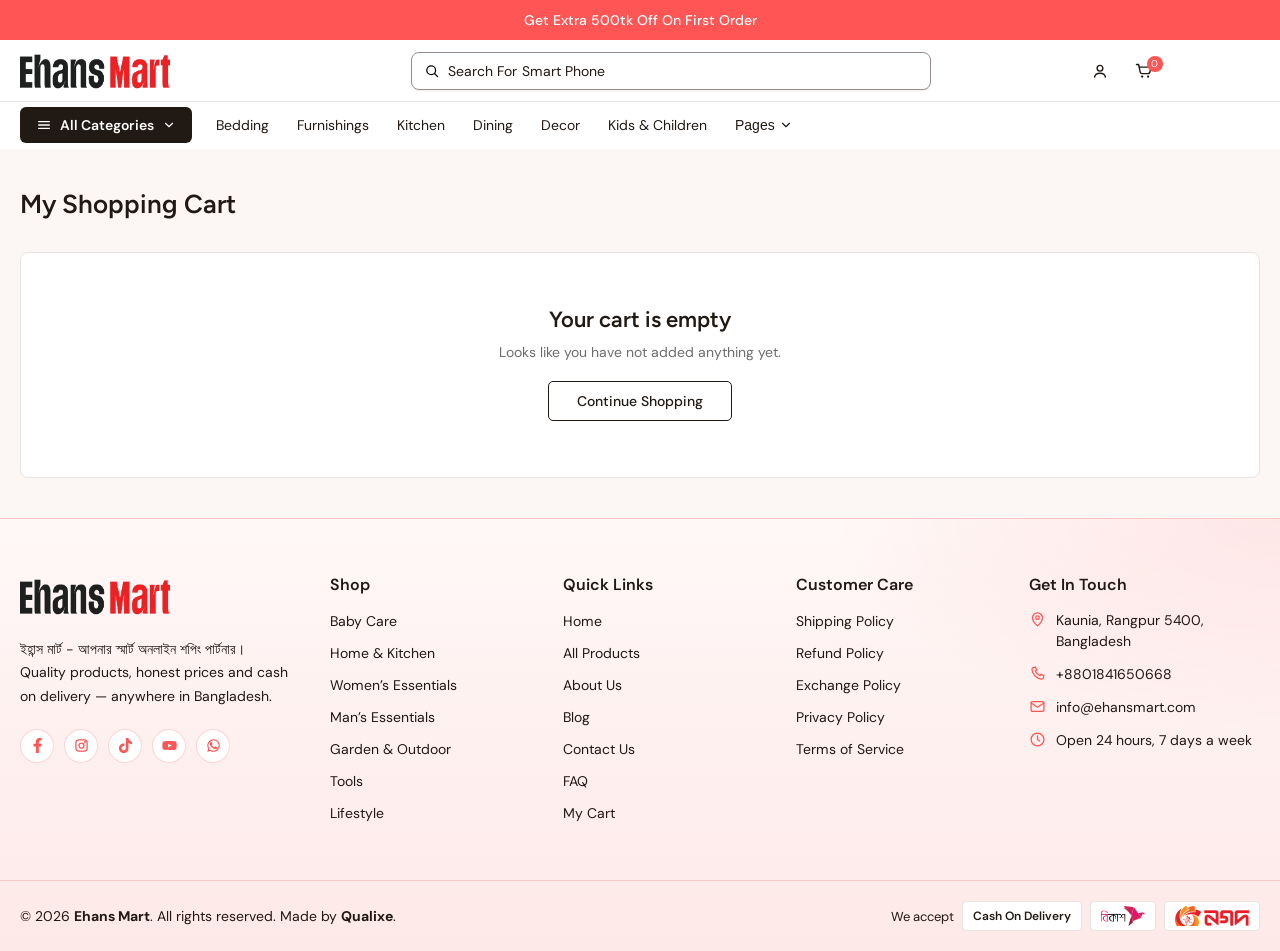
<file: cart.html>
<!DOCTYPE html>
<html lang="en">

<head>
	<meta charset="UTF-8">
	<meta name="viewport" content="width=device-width, initial-scale=1.0">
	<title>Ehans Mart | Cart</title>
	<!-- css link start -->
	<link rel="stylesheet" href="./assets/css/app-menu-section.css">
	<link rel="icon" href="./assets/images/ehans-mart-favicon.svg" type="image/svg+xml">
	<link rel="icon" href="./assets/images/ehans-mart-favicon-32.png" type="image/png" sizes="32x32">
	<link rel="apple-touch-icon" href="./assets/images/ehans-mart-apple-touch-icon.png">
	<link rel="stylesheet" href="./assets/css/footer.css">
	<link rel="stylesheet" href="./assets/css/card.css">
	<link rel="stylesheet" href="./assets/css/cart-section.css">
	<link rel="stylesheet" href="./assets/css/header.css">
	<link rel="stylesheet" href="./assets/css/search-bar.css">
	<link rel="stylesheet" href="./assets/css/mobile-menu.css">
	<link rel="stylesheet" href="./assets/css/all-categories-menu.css">
	<link rel="stylesheet" href="./assets/css/nav-dropdown.css">
	<link rel="stylesheet" href="./assets/css/announcebar-section.css">
	<link rel="stylesheet" href="./assets/css/main.css">
	<link rel="stylesheet" href="./assets/css/cart-drawer.css">
	<!-- css link end -->
</head>

<body>
	<!-- announcebar-section start -->
	<section class="announcebar-section">
		<div class="container">
			<div class="announcebar-text">
				<p><a href="#!">get Extra 500tk off on first order</a></p>
			</div>
		</div>
	</section>
	<!-- announcebar-section end -->

	<!-- header start -->
	<header class="header home-nav-active">
		<div class="container">
			<nav class="navbar">
				<div class="navbar-left">
					<button class="hamburger app-menu-open" type="button" aria-label="open menu">
						<span class="hamburger-line"></span>
						<span class="hamburger-line"></span>
						<span class="hamburger-line"></span>
					</button>
					<div class="navbar-logo">
						<a href="index.html">
							<img src="./assets/images/ehans-mart-logo.png" alt="ehans-mart-logo">
						</a>
					</div>
				</div>
				<div class="navbar-search">
					<button class="search-open navbar-search-open-btn">
						<span class="icon">
							<svg viewBox="0 0 20 20" fill="none">
								<circle cx="9" cy="9" r="5.5" stroke="currentColor" stroke-width="1.6"></circle>
								<path d="M13.5 13.5L17 17" stroke="currentColor" stroke-width="1.6" stroke-linecap="round"></path>
							</svg>
						</span>
						<span class="text p">
							search for
							<span class="search-roller">
								<span class="search-roller-track">
									<span>smart phone</span>
									<span>home decoration</span>
									<span>gadgets</span>
								</span>
							</span>
						</span>
					</button>
				</div>
				<!-- search-bar popup start -->
				<div class="search-bar-wrap">
					<button class="search-bar-window-cls-btn"></button>
					<div class="search-bar">
						<div class="search-bar-top">
							<form class="search-form">
								<div class="search-field">
									<span class="icon">
										<svg viewBox="0 0 16 16" fill="none" aria-hidden="true">
											<path
												d="M7.33333 12.6667C10.2789 12.6667 12.6667 10.2789 12.6667 7.33333C12.6667 4.38781 10.2789 2 7.33333 2C4.38781 2 2 4.38781 2 7.33333C2 10.2789 4.38781 12.6667 7.33333 12.6667Z"
												stroke="currentColor" stroke-width="1.5" stroke-linecap="round" stroke-linejoin="round">
											</path>
											<path d="M14 14L11.1 11.1" stroke="currentColor" stroke-width="1.5" stroke-linecap="round"
												stroke-linejoin="round"></path>
										</svg>
									</span>
									<input type="search" class="search-input" placeholder="Search products..." autocomplete="off"
										aria-label="search products">
									<button class="search-input-clear" type="button" aria-label="clear search" hidden>
										<svg width="10" height="10" viewBox="0 0 18 18" fill="none" aria-hidden="true"><path d="M3 15L15 3M15 15L3 3" stroke="currentColor" stroke-width="2" stroke-linecap="round"></path></svg>
									</button>
								</div>
							</form>
							<button class="search-bar-close">
								<svg width="16" height="16" viewBox="0 0 10 10" fill="none" xmlns="http://www.w3.org/2000/svg">
									<path
										d="M9.85403 9.14653C9.90048 9.19298 9.93733 9.24813 9.96247 9.30883C9.98762 9.36953 10.0006 9.43458 10.0006 9.50028C10.0006 9.56598 9.98762 9.63103 9.96247 9.69173C9.93733 9.75242 9.90048 9.80757 9.85403 9.85403C9.80757 9.90048 9.75242 9.93733 9.69173 9.96247C9.63103 9.98762 9.56598 10.0006 9.50028 10.0006C9.43458 10.0006 9.36953 9.98762 9.30883 9.96247C9.24813 9.93733 9.19298 9.90048 9.14653 9.85403L5.00028 5.70715L0.854028 9.85403C0.760208 9.94785 0.63296 10.0006 0.500278 10.0006C0.367596 10.0006 0.240348 9.94785 0.146528 9.85403C0.0527077 9.76021 2.61548e-09 9.63296 0 9.50028C-2.61548e-09 9.3676 0.0527077 9.24035 0.146528 9.14653L4.2934 5.00028L0.146528 0.854028C0.0527077 0.760208 0 0.63296 0 0.500278C0 0.367596 0.0527077 0.240348 0.146528 0.146528C0.240348 0.0527077 0.367596 0 0.500278 0C0.63296 0 0.760208 0.0527077 0.854028 0.146528L5.00028 4.2934L9.14653 0.146528C9.24035 0.0527077 9.3676 -2.61548e-09 9.50028 0C9.63296 2.61548e-09 9.76021 0.0527077 9.85403 0.146528C9.94785 0.240348 10.0006 0.367596 10.0006 0.500278C10.0006 0.63296 9.94785 0.760208 9.85403 0.854028L5.70715 5.00028L9.85403 9.14653Z"
										fill="#0B0802"></path>
								</svg>
							</button>
						</div>
						<div class="search-bar-btm">
							<!-- default view: recent + popular + categories -->
							<div class="search-default">
								<div class="search-block search-recent" hidden>
									<div class="search-block-head">
										<p class="search-block-title">recent searches</p>
										<button class="search-recent-clear" type="button">clear</button>
									</div>
									<div class="search-tags search-recent-tags"></div>
								</div>
								<div class="search-block">
									<p class="search-block-title">popular searches</p>
									<div class="search-tags search-popular-tags"></div>
								</div>
								<div class="search-block">
									<p class="search-block-title">shop by category</p>
									<div class="search-categories"></div>
								</div>
							</div>
							<!-- results view -->
							<div class="search-results" hidden>
								<p class="search-results-count"></p>
								<div class="search-result-items" role="listbox"></div>
								<a href="collections.html" class="btn search-view-all">view all results</a>
							</div>
							<!-- no result view -->
							<div class="search-empty" hidden>
								<p class="search-empty-title">No products found</p>
								<p class="search-empty-text">Try a different word, or browse a popular search below.</p>
								<div class="search-tags search-empty-tags"></div>
							</div>
						</div>
					</div>
				</div>
				<!-- search-bar popup end -->
				<div class="navbar-icons">
					<button class="navbar-icon navbar-search-open-btn">
						<svg viewBox="0 0 20 20" fill="none" aria-hidden="true">
							<path
								d="M9.16667 15.8333C12.8486 15.8333 15.8333 12.8486 15.8333 9.16667C15.8333 5.48477 12.8486 2.5 9.16667 2.5C5.48477 2.5 2.5 5.48477 2.5 9.16667C2.5 12.8486 5.48477 15.8333 9.16667 15.8333Z"
								stroke="currentColor" stroke-width="1.5" stroke-linecap="round" stroke-linejoin="round"></path>
							<path d="M17.5 17.5L13.875 13.875" stroke="currentColor" stroke-width="1.5" stroke-linecap="round"
								stroke-linejoin="round"></path>
						</svg>
					</button>
					<a href="#!" class="navbar-icon">
						<svg viewBox="0 0 20 20" fill="none" aria-hidden="true">
							<path d="M10 10.1A2.85 2.85 0 1 0 10 4.4a2.85 2.85 0 0 0 0 5.7Z" stroke="currentColor" stroke-width="1.4">
							</path>
							<path d="M4.6 16c.45-2.25 2.48-3.7 5.4-3.7 2.92 0 4.95 1.45 5.4 3.7" stroke="currentColor"
								stroke-width="1.4" stroke-linecap="round"></path>
						</svg>
					</a>
					<button class="navbar-icon cart-drawer-open">
						<span class="cart-count">0</span>
						<svg viewBox="0 0 20 20" fill="none" aria-hidden="true">
							<path d="M2.5 3.5H4.6l1.6 7.7c.17.82.89 1.4 1.73 1.4h6.17c.82 0 1.53-.55 1.73-1.34l1.3-5.16H5.3"
								stroke="currentColor" stroke-width="1.4" stroke-linecap="round" stroke-linejoin="round"></path>
							<circle cx="8.2" cy="15.6" r="1.1" fill="currentColor"></circle>
							<circle cx="14.1" cy="15.6" r="1.1" fill="currentColor"></circle>
						</svg>
					</button>
				</div>
				<div class="navbar-link-area">
					<ul class="navbar-links">
						<!-- all-categories start -->
						<li class="navbar-link all-categories">
							<button type="button" class="all-categories-btn" aria-expanded="false" aria-controls="all-categories-menu">
								<svg viewBox="0 0 24 24" fill="none" stroke="currentColor" stroke-width="2" stroke-linecap="round"
									aria-hidden="true">
									<path d="M4 7h16M4 12h16M4 17h16" />
								</svg>
								<span>All Categories</span>
								<svg class="all-categories-btn-arrow" viewBox="0 0 24 24" fill="none" stroke="currentColor"
									stroke-width="2" stroke-linecap="round" stroke-linejoin="round" aria-hidden="true">
									<path d="m6 9 6 6 6-6" />
								</svg>
							</button>
							<div class="all-categories-menu" id="all-categories-menu">
								<ul class="all-categories-list">
								<li>
									<button type="button" class="all-categories-tab active" data-all-cat="baby-care">
										<span>Baby Care</span>
										<svg viewBox="0 0 24 24" fill="none" stroke="currentColor" stroke-width="2" stroke-linecap="round"
											stroke-linejoin="round" aria-hidden="true">
											<path d="m9 6 6 6-6 6" />
										</svg>
									</button>
								</li>
								<li>
									<button type="button" class="all-categories-tab" data-all-cat="baby-safety">
										<span>Baby Safety</span>
										<svg viewBox="0 0 24 24" fill="none" stroke="currentColor" stroke-width="2" stroke-linecap="round"
											stroke-linejoin="round" aria-hidden="true">
											<path d="m9 6 6 6-6 6" />
										</svg>
									</button>
								</li>
								<li>
									<button type="button" class="all-categories-tab" data-all-cat="home-kitchen">
										<span>Home &amp; Kitchen</span>
										<svg viewBox="0 0 24 24" fill="none" stroke="currentColor" stroke-width="2" stroke-linecap="round"
											stroke-linejoin="round" aria-hidden="true">
											<path d="m9 6 6 6-6 6" />
										</svg>
									</button>
								</li>
								<li>
									<button type="button" class="all-categories-tab" data-all-cat="womens-essentials">
										<span>Women’s Essentials</span>
										<svg viewBox="0 0 24 24" fill="none" stroke="currentColor" stroke-width="2" stroke-linecap="round"
											stroke-linejoin="round" aria-hidden="true">
											<path d="m9 6 6 6-6 6" />
										</svg>
									</button>
								</li>
								<li>
									<button type="button" class="all-categories-tab" data-all-cat="hair-accessories">
										<span>Hair Accessories</span>
										<svg viewBox="0 0 24 24" fill="none" stroke="currentColor" stroke-width="2" stroke-linecap="round"
											stroke-linejoin="round" aria-hidden="true">
											<path d="m9 6 6 6-6 6" />
										</svg>
									</button>
								</li>
								<li>
									<button type="button" class="all-categories-tab" data-all-cat="mens-essentials">
										<span>Man’s Essentials</span>
										<svg viewBox="0 0 24 24" fill="none" stroke="currentColor" stroke-width="2" stroke-linecap="round"
											stroke-linejoin="round" aria-hidden="true">
											<path d="m9 6 6 6-6 6" />
										</svg>
									</button>
								</li>
								<li>
									<button type="button" class="all-categories-tab" data-all-cat="garden-outdoor">
										<span>Garden &amp; Outdoor</span>
										<svg viewBox="0 0 24 24" fill="none" stroke="currentColor" stroke-width="2" stroke-linecap="round"
											stroke-linejoin="round" aria-hidden="true">
											<path d="m9 6 6 6-6 6" />
										</svg>
									</button>
								</li>
								<li>
									<button type="button" class="all-categories-tab" data-all-cat="tools">
										<span>Tools</span>
										<svg viewBox="0 0 24 24" fill="none" stroke="currentColor" stroke-width="2" stroke-linecap="round"
											stroke-linejoin="round" aria-hidden="true">
											<path d="m9 6 6 6-6 6" />
										</svg>
									</button>
								</li>
								<li>
									<button type="button" class="all-categories-tab" data-all-cat="lifestyle">
										<span>Lifestyle</span>
										<svg viewBox="0 0 24 24" fill="none" stroke="currentColor" stroke-width="2" stroke-linecap="round"
											stroke-linejoin="round" aria-hidden="true">
											<path d="m9 6 6 6-6 6" />
										</svg>
									</button>
								</li>
								</ul>
								<div class="all-categories-panels">
								<div class="all-categories-panel active" data-all-cat="baby-care">
									<div class="all-categories-content">
										<div class="all-categories-head">
											<p class="all-categories-title">Baby Care</p>
											<a href="collections.html" class="all-categories-view">view all <span aria-hidden="true">→</span></a>
										</div>
										<ul class="all-categories-links">
											<li><a href="collections.html">Baby Caps &amp; Hats</a></li>
											<li><a href="collections.html">Baby Carriers</a></li>
											<li><a href="collections.html">Tiffin Boxes</a></li>
											<li><a href="collections.html">Sun Hats</a></li>
											<li><a href="collections.html">Feeding Essentials</a></li>
											<li><a href="collections.html">Baby Clothing</a></li>
											<li><a href="collections.html">Bath &amp; Skin Care</a></li>
											<li><a href="collections.html">Baby Toys</a></li>
											<li><a href="collections.html">Diaper Bags</a></li>
										</ul>
									</div>
									<a href="collections.html" class="all-categories-promo">
										<img src="./assets/images/category-baby-care.jpg" alt="Baby Care" loading="lazy">
										<span class="all-categories-promo-content">
											<span class="all-categories-promo-label">explore</span>
											<span class="all-categories-promo-title">Baby Care</span>
											<span class="all-categories-promo-text">Soft, safe and useful picks for your little one — from caps to tiffin boxes.</span>
											<span class="all-categories-promo-btn">shop now <span aria-hidden="true">→</span></span>
											<span class="all-categories-promo-features">
												<span>
													<svg viewBox="0 0 24 24" fill="none" stroke="currentColor" stroke-width="1.8"
														stroke-linecap="round" stroke-linejoin="round" aria-hidden="true">
														<rect x="2.5" y="6" width="19" height="12" rx="2" />
														<circle cx="12" cy="12" r="2.5" />
													</svg>
													100% Cash on Delivery
												</span>
												<span>
													<svg viewBox="0 0 24 24" fill="none" stroke="currentColor" stroke-width="1.8"
														stroke-linecap="round" stroke-linejoin="round" aria-hidden="true">
														<path d="M3 7h11v9H3zM14 10h4l3 3v3h-7" />
														<circle cx="7" cy="17.5" r="1.8" />
														<circle cx="17" cy="17.5" r="1.8" />
													</svg>
													Fast home delivery
												</span>
											</span>
										</span>
									</a>
								</div>
								<div class="all-categories-panel" data-all-cat="baby-safety">
									<div class="all-categories-content">
										<div class="all-categories-head">
											<p class="all-categories-title">Baby Safety</p>
											<a href="collections.html" class="all-categories-view">view all <span aria-hidden="true">→</span></a>
										</div>
										<ul class="all-categories-links">
											<li><a href="collections.html">Safety Helmets</a></li>
											<li><a href="collections.html">Riding Safety Belts</a></li>
											<li><a href="collections.html">Fridge Child Locks</a></li>
											<li><a href="collections.html">Cabinet Locks</a></li>
											<li><a href="collections.html">Drawer Locks</a></li>
											<li><a href="collections.html">Corner Guards</a></li>
											<li><a href="collections.html">Door Stoppers</a></li>
											<li><a href="collections.html">Socket Covers</a></li>
											<li><a href="collections.html">Safety Gates</a></li>
										</ul>
									</div>
									<a href="collections.html" class="all-categories-promo">
										<img src="./assets/images/category-baby-safety.jpg" alt="Baby Safety" loading="lazy">
										<span class="all-categories-promo-content">
											<span class="all-categories-promo-label">explore</span>
											<span class="all-categories-promo-title">Baby Safety</span>
											<span class="all-categories-promo-text">Child locks, helmets and belts that keep curious kids safe at home and on the road.</span>
											<span class="all-categories-promo-btn">shop now <span aria-hidden="true">→</span></span>
											<span class="all-categories-promo-features">
												<span>
													<svg viewBox="0 0 24 24" fill="none" stroke="currentColor" stroke-width="1.8"
														stroke-linecap="round" stroke-linejoin="round" aria-hidden="true">
														<rect x="2.5" y="6" width="19" height="12" rx="2" />
														<circle cx="12" cy="12" r="2.5" />
													</svg>
													100% Cash on Delivery
												</span>
												<span>
													<svg viewBox="0 0 24 24" fill="none" stroke="currentColor" stroke-width="1.8"
														stroke-linecap="round" stroke-linejoin="round" aria-hidden="true">
														<path d="M3 7h11v9H3zM14 10h4l3 3v3h-7" />
														<circle cx="7" cy="17.5" r="1.8" />
														<circle cx="17" cy="17.5" r="1.8" />
													</svg>
													Fast home delivery
												</span>
											</span>
										</span>
									</a>
								</div>
								<div class="all-categories-panel" data-all-cat="home-kitchen">
									<div class="all-categories-content">
										<div class="all-categories-head">
											<p class="all-categories-title">Home &amp; Kitchen</p>
											<a href="collections.html" class="all-categories-view">view all <span aria-hidden="true">→</span></a>
										</div>
										<ul class="all-categories-links">
											<li><a href="collections.html">Kitchen Aprons</a></li>
											<li><a href="collections.html">Oil Dispensers</a></li>
											<li><a href="collections.html">Cleaning Sprays</a></li>
											<li><a href="collections.html">Dish Washing Gloves</a></li>
											<li><a href="collections.html">Drawer Organizers</a></li>
											<li><a href="collections.html">Fridge Covers</a></li>
											<li><a href="collections.html">Door Foam</a></li>
											<li><a href="collections.html">Door Closers</a></li>
											<li><a href="collections.html">Magic Erasers</a></li>
											<li><a href="collections.html">Mouse Traps</a></li>
											<li><a href="collections.html">Furniture Polish</a></li>
											<li><a href="collections.html">Kitchen Face Shields</a></li>
										</ul>
									</div>
									<a href="collections.html" class="all-categories-promo">
										<img src="./assets/images/category-home-kitchen.jpg" alt="Home and Kitchen" loading="lazy">
										<span class="all-categories-promo-content">
											<span class="all-categories-promo-label">explore</span>
											<span class="all-categories-promo-title">Home &amp; Kitchen</span>
											<span class="all-categories-promo-text">Smart tools that make cooking, cleaning and organizing easier every day.</span>
											<span class="all-categories-promo-btn">shop now <span aria-hidden="true">→</span></span>
											<span class="all-categories-promo-features">
												<span>
													<svg viewBox="0 0 24 24" fill="none" stroke="currentColor" stroke-width="1.8"
														stroke-linecap="round" stroke-linejoin="round" aria-hidden="true">
														<rect x="2.5" y="6" width="19" height="12" rx="2" />
														<circle cx="12" cy="12" r="2.5" />
													</svg>
													100% Cash on Delivery
												</span>
												<span>
													<svg viewBox="0 0 24 24" fill="none" stroke="currentColor" stroke-width="1.8"
														stroke-linecap="round" stroke-linejoin="round" aria-hidden="true">
														<path d="M3 7h11v9H3zM14 10h4l3 3v3h-7" />
														<circle cx="7" cy="17.5" r="1.8" />
														<circle cx="17" cy="17.5" r="1.8" />
													</svg>
													Fast home delivery
												</span>
											</span>
										</span>
									</a>
								</div>
								<div class="all-categories-panel" data-all-cat="womens-essentials">
									<div class="all-categories-content">
										<div class="all-categories-head">
											<p class="all-categories-title">Women’s Essentials</p>
											<a href="collections.html" class="all-categories-view">view all <span aria-hidden="true">→</span></a>
										</div>
										<ul class="all-categories-links">
											<li><a href="collections.html">Face Masks</a></li>
											<li><a href="collections.html">Facial Hair Removers</a></li>
											<li><a href="collections.html">Earring Supports</a></li>
											<li><a href="collections.html">Clothing Tag Guns</a></li>
											<li><a href="collections.html">Beauty Tools</a></li>
											<li><a href="collections.html">Skin Care</a></li>
											<li><a href="collections.html">Makeup Organizers</a></li>
											<li><a href="collections.html">Handbag Accessories</a></li>
											<li><a href="collections.html">Personal Care</a></li>
										</ul>
									</div>
									<a href="collections.html" class="all-categories-promo">
										<img src="./assets/images/category-womens-essentials.jpg" alt="Women’s Essentials" loading="lazy">
										<span class="all-categories-promo-content">
											<span class="all-categories-promo-label">explore</span>
											<span class="all-categories-promo-title">Women’s Essentials</span>
											<span class="all-categories-promo-text">Beauty and daily-care helpers loved by thousands of customers.</span>
											<span class="all-categories-promo-btn">shop now <span aria-hidden="true">→</span></span>
											<span class="all-categories-promo-features">
												<span>
													<svg viewBox="0 0 24 24" fill="none" stroke="currentColor" stroke-width="1.8"
														stroke-linecap="round" stroke-linejoin="round" aria-hidden="true">
														<rect x="2.5" y="6" width="19" height="12" rx="2" />
														<circle cx="12" cy="12" r="2.5" />
													</svg>
													100% Cash on Delivery
												</span>
												<span>
													<svg viewBox="0 0 24 24" fill="none" stroke="currentColor" stroke-width="1.8"
														stroke-linecap="round" stroke-linejoin="round" aria-hidden="true">
														<path d="M3 7h11v9H3zM14 10h4l3 3v3h-7" />
														<circle cx="7" cy="17.5" r="1.8" />
														<circle cx="17" cy="17.5" r="1.8" />
													</svg>
													Fast home delivery
												</span>
											</span>
										</span>
									</a>
								</div>
								<div class="all-categories-panel" data-all-cat="hair-accessories">
									<div class="all-categories-content">
										<div class="all-categories-head">
											<p class="all-categories-title">Hair Accessories</p>
											<a href="collections.html" class="all-categories-view">view all <span aria-hidden="true">→</span></a>
										</div>
										<ul class="all-categories-links">
											<li><a href="collections.html">Bow Hair Clips</a></li>
											<li><a href="collections.html">Spring Clips</a></li>
											<li><a href="collections.html">Butterfly Clips</a></li>
											<li><a href="collections.html">Tassel Hairpins</a></li>
											<li><a href="collections.html">Princess Clips</a></li>
											<li><a href="collections.html">Hair Oil Combs</a></li>
											<li><a href="collections.html">Hair Bands</a></li>
											<li><a href="collections.html">Scrunchies</a></li>
											<li><a href="collections.html">Kids Hair Clips</a></li>
										</ul>
									</div>
									<a href="collections.html" class="all-categories-promo">
										<img src="./assets/images/category-hair-accessories.jpg" alt="Hair Accessories" loading="lazy">
										<span class="all-categories-promo-content">
											<span class="all-categories-promo-label">explore</span>
											<span class="all-categories-promo-title">Hair Accessories</span>
											<span class="all-categories-promo-text">Cute bows, clips and pins for school, parties and every day.</span>
											<span class="all-categories-promo-btn">shop now <span aria-hidden="true">→</span></span>
											<span class="all-categories-promo-features">
												<span>
													<svg viewBox="0 0 24 24" fill="none" stroke="currentColor" stroke-width="1.8"
														stroke-linecap="round" stroke-linejoin="round" aria-hidden="true">
														<rect x="2.5" y="6" width="19" height="12" rx="2" />
														<circle cx="12" cy="12" r="2.5" />
													</svg>
													100% Cash on Delivery
												</span>
												<span>
													<svg viewBox="0 0 24 24" fill="none" stroke="currentColor" stroke-width="1.8"
														stroke-linecap="round" stroke-linejoin="round" aria-hidden="true">
														<path d="M3 7h11v9H3zM14 10h4l3 3v3h-7" />
														<circle cx="7" cy="17.5" r="1.8" />
														<circle cx="17" cy="17.5" r="1.8" />
													</svg>
													Fast home delivery
												</span>
											</span>
										</span>
									</a>
								</div>
								<div class="all-categories-panel" data-all-cat="mens-essentials">
									<div class="all-categories-content">
										<div class="all-categories-head">
											<p class="all-categories-title">Man’s Essentials</p>
											<a href="collections.html" class="all-categories-view">view all <span aria-hidden="true">→</span></a>
										</div>
										<ul class="all-categories-links">
											<li><a href="collections.html">White Hair Cover</a></li>
											<li><a href="collections.html">Grooming Tools</a></li>
											<li><a href="collections.html">Beard Care</a></li>
											<li><a href="collections.html">Hair Care</a></li>
											<li><a href="collections.html">Wallets</a></li>
											<li><a href="collections.html">Personal Care</a></li>
										</ul>
									</div>
									<a href="collections.html" class="all-categories-promo">
										<img src="./assets/images/category-mens-essentials.jpg" alt="Man’s Essentials" loading="lazy">
										<span class="all-categories-promo-content">
											<span class="all-categories-promo-label">explore</span>
											<span class="all-categories-promo-title">Man’s Essentials</span>
											<span class="all-categories-promo-text">Simple grooming and daily essentials made for men.</span>
											<span class="all-categories-promo-btn">shop now <span aria-hidden="true">→</span></span>
											<span class="all-categories-promo-features">
												<span>
													<svg viewBox="0 0 24 24" fill="none" stroke="currentColor" stroke-width="1.8"
														stroke-linecap="round" stroke-linejoin="round" aria-hidden="true">
														<rect x="2.5" y="6" width="19" height="12" rx="2" />
														<circle cx="12" cy="12" r="2.5" />
													</svg>
													100% Cash on Delivery
												</span>
												<span>
													<svg viewBox="0 0 24 24" fill="none" stroke="currentColor" stroke-width="1.8"
														stroke-linecap="round" stroke-linejoin="round" aria-hidden="true">
														<path d="M3 7h11v9H3zM14 10h4l3 3v3h-7" />
														<circle cx="7" cy="17.5" r="1.8" />
														<circle cx="17" cy="17.5" r="1.8" />
													</svg>
													Fast home delivery
												</span>
											</span>
										</span>
									</a>
								</div>
								<div class="all-categories-panel" data-all-cat="garden-outdoor">
									<div class="all-categories-content">
										<div class="all-categories-head">
											<p class="all-categories-title">Garden &amp; Outdoor</p>
											<a href="collections.html" class="all-categories-view">view all <span aria-hidden="true">→</span></a>
										</div>
										<ul class="all-categories-links">
											<li><a href="collections.html">Branch Cutters</a></li>
											<li><a href="collections.html">Pruning Tools</a></li>
											<li><a href="collections.html">Garden Gloves</a></li>
											<li><a href="collections.html">Plant Care</a></li>
											<li><a href="collections.html">Watering Tools</a></li>
											<li><a href="collections.html">Outdoor Essentials</a></li>
										</ul>
									</div>
									<a href="collections.html" class="all-categories-promo">
										<img src="./assets/images/category-garden-outdoor.jpg" alt="Garden and Outdoor" loading="lazy">
										<span class="all-categories-promo-content">
											<span class="all-categories-promo-label">explore</span>
											<span class="all-categories-promo-title">Garden &amp; Outdoor</span>
											<span class="all-categories-promo-text">Easy tools to keep your plants, roof garden and balcony healthy.</span>
											<span class="all-categories-promo-btn">shop now <span aria-hidden="true">→</span></span>
											<span class="all-categories-promo-features">
												<span>
													<svg viewBox="0 0 24 24" fill="none" stroke="currentColor" stroke-width="1.8"
														stroke-linecap="round" stroke-linejoin="round" aria-hidden="true">
														<rect x="2.5" y="6" width="19" height="12" rx="2" />
														<circle cx="12" cy="12" r="2.5" />
													</svg>
													100% Cash on Delivery
												</span>
												<span>
													<svg viewBox="0 0 24 24" fill="none" stroke="currentColor" stroke-width="1.8"
														stroke-linecap="round" stroke-linejoin="round" aria-hidden="true">
														<path d="M3 7h11v9H3zM14 10h4l3 3v3h-7" />
														<circle cx="7" cy="17.5" r="1.8" />
														<circle cx="17" cy="17.5" r="1.8" />
													</svg>
													Fast home delivery
												</span>
											</span>
										</span>
									</a>
								</div>
								<div class="all-categories-panel" data-all-cat="tools">
									<div class="all-categories-content">
										<div class="all-categories-head">
											<p class="all-categories-title">Tools</p>
											<a href="collections.html" class="all-categories-view">view all <span aria-hidden="true">→</span></a>
										</div>
										<ul class="all-categories-links">
											<li><a href="collections.html">Hand Tools</a></li>
											<li><a href="collections.html">Cutting Tools</a></li>
											<li><a href="collections.html">Measuring Tools</a></li>
											<li><a href="collections.html">Repair Kits</a></li>
											<li><a href="collections.html">Tool Organizers</a></li>
											<li><a href="collections.html">DIY Essentials</a></li>
										</ul>
									</div>
									<a href="collections.html" class="all-categories-promo">
										<img src="./assets/images/category-tools.jpg" alt="Tools" loading="lazy">
										<span class="all-categories-promo-content">
											<span class="all-categories-promo-label">explore</span>
											<span class="all-categories-promo-title">Tools</span>
											<span class="all-categories-promo-text">Handy tools for small repairs and everyday jobs around the house.</span>
											<span class="all-categories-promo-btn">shop now <span aria-hidden="true">→</span></span>
											<span class="all-categories-promo-features">
												<span>
													<svg viewBox="0 0 24 24" fill="none" stroke="currentColor" stroke-width="1.8"
														stroke-linecap="round" stroke-linejoin="round" aria-hidden="true">
														<rect x="2.5" y="6" width="19" height="12" rx="2" />
														<circle cx="12" cy="12" r="2.5" />
													</svg>
													100% Cash on Delivery
												</span>
												<span>
													<svg viewBox="0 0 24 24" fill="none" stroke="currentColor" stroke-width="1.8"
														stroke-linecap="round" stroke-linejoin="round" aria-hidden="true">
														<path d="M3 7h11v9H3zM14 10h4l3 3v3h-7" />
														<circle cx="7" cy="17.5" r="1.8" />
														<circle cx="17" cy="17.5" r="1.8" />
													</svg>
													Fast home delivery
												</span>
											</span>
										</span>
									</a>
								</div>
								<div class="all-categories-panel" data-all-cat="lifestyle">
									<div class="all-categories-content">
										<div class="all-categories-head">
											<p class="all-categories-title">Lifestyle</p>
											<a href="collections.html" class="all-categories-view">view all <span aria-hidden="true">→</span></a>
										</div>
										<ul class="all-categories-links">
											<li><a href="collections.html">Travel Accessories</a></li>
											<li><a href="collections.html">Storage &amp; Organizers</a></li>
											<li><a href="collections.html">Gift Items</a></li>
											<li><a href="collections.html">Daily Essentials</a></li>
											<li><a href="collections.html">Home Decor</a></li>
											<li><a href="collections.html">Gadget Accessories</a></li>
										</ul>
									</div>
									<a href="collections.html" class="all-categories-promo">
										<img src="./assets/images/category-lifestyle.jpg" alt="Lifestyle" loading="lazy">
										<span class="all-categories-promo-content">
											<span class="all-categories-promo-label">explore</span>
											<span class="all-categories-promo-title">Lifestyle</span>
											<span class="all-categories-promo-text">Useful everyday products that make life a little smarter.</span>
											<span class="all-categories-promo-btn">shop now <span aria-hidden="true">→</span></span>
											<span class="all-categories-promo-features">
												<span>
													<svg viewBox="0 0 24 24" fill="none" stroke="currentColor" stroke-width="1.8"
														stroke-linecap="round" stroke-linejoin="round" aria-hidden="true">
														<rect x="2.5" y="6" width="19" height="12" rx="2" />
														<circle cx="12" cy="12" r="2.5" />
													</svg>
													100% Cash on Delivery
												</span>
												<span>
													<svg viewBox="0 0 24 24" fill="none" stroke="currentColor" stroke-width="1.8"
														stroke-linecap="round" stroke-linejoin="round" aria-hidden="true">
														<path d="M3 7h11v9H3zM14 10h4l3 3v3h-7" />
														<circle cx="7" cy="17.5" r="1.8" />
														<circle cx="17" cy="17.5" r="1.8" />
													</svg>
													Fast home delivery
												</span>
											</span>
										</span>
									</a>
								</div>
								</div>
							</div>
						</li>
						<!-- all-categories end -->
						<li class="navbar-link">
							<p class="navbar-link-btn">bedding</p>
							<div class="megamenu">
								<div class="megamenu-items">
									<div class="megamenu-item">
										<h6 class="megamenu-item-title">Bedsheets By Design</h6>
										<ul>
											<li>
												<a href="#!">Abstract Bedsheets</a>
											</li>
											<li>
												<a href="#!">Solid Bedsheets</a>
											</li>
											<li>
												<a href="#!">Floral Bedsheets</a>
											</li>
											<li>
												<a href="#!">Geometric Bedsheets</a>
											</li>
											<li>
												<a href="#!">Fabulous Indian Prints</a>
											</li>
											<li>
												<a href="#!">Kids Bedsheets</a>
											</li>
										</ul>
									</div>
									<div class="megamenu-item">
										<h6 class="megamenu-item-title">Bedsheets By Design</h6>
										<ul>
											<li>
												<a href="#!">Abstract Bedsheets</a>
											</li>
											<li>
												<a href="#!">Solid Bedsheets</a>
											</li>
											<li>
												<a href="#!">Floral Bedsheets</a>
											</li>
											<li>
												<a href="#!">Geometric Bedsheets</a>
											</li>
											<li>
												<a href="#!">Fabulous Indian Prints</a>
											</li>
											<li>
												<a href="#!">Kids Bedsheets</a>
											</li>
										</ul>
									</div>
									<div class="megamenu-item">
										<h6 class="megamenu-item-title">Bedsheets By Design</h6>
										<ul>
											<li>
												<a href="#!">Abstract Bedsheets</a>
											</li>
											<li>
												<a href="#!">Solid Bedsheets</a>
											</li>
											<li>
												<a href="#!">Floral Bedsheets</a>
											</li>
											<li>
												<a href="#!">Geometric Bedsheets</a>
											</li>
											<li>
												<a href="#!">Fabulous Indian Prints</a>
											</li>
											<li>
												<a href="#!">Kids Bedsheets</a>
											</li>
										</ul>
									</div>
									<div class="megamenu-item">
										<h6 class="megamenu-item-title">Bedsheets By Design</h6>
										<ul>
											<li>
												<a href="#!">Abstract Bedsheets</a>
											</li>
											<li>
												<a href="#!">Solid Bedsheets</a>
											</li>
											<li>
												<a href="#!">Floral Bedsheets</a>
											</li>
											<li>
												<a href="#!">Geometric Bedsheets</a>
											</li>
											<li>
												<a href="#!">Fabulous Indian Prints</a>
											</li>
											<li>
												<a href="#!">Kids Bedsheets</a>
											</li>
										</ul>
									</div>
									<div class="megamenu-item">
										<h6 class="megamenu-item-title">Bedsheets By Design</h6>
										<ul>
											<li>
												<a href="#!">Abstract Bedsheets</a>
											</li>
											<li>
												<a href="#!">Solid Bedsheets</a>
											</li>
											<li>
												<a href="#!">Floral Bedsheets</a>
											</li>
											<li>
												<a href="#!">Geometric Bedsheets</a>
											</li>
											<li>
												<a href="#!">Fabulous Indian Prints</a>
											</li>
											<li>
												<a href="#!">Kids Bedsheets</a>
											</li>
										</ul>
									</div>
								</div>
							</div>
						</li>
						<li class="navbar-link">
							<p class="navbar-link-btn">Furnishings</p>
							<div class="megamenu">
								<div class="megamenu-items">
									<div class="megamenu-item">
										<h6 class="megamenu-item-title">Bedsheets By Design</h6>
										<ul>
											<li>
												<a href="#!">Abstract Bedsheets</a>
											</li>
											<li>
												<a href="#!">Solid Bedsheets</a>
											</li>
											<li>
												<a href="#!">Floral Bedsheets</a>
											</li>
											<li>
												<a href="#!">Geometric Bedsheets</a>
											</li>
											<li>
												<a href="#!">Fabulous Indian Prints</a>
											</li>
											<li>
												<a href="#!">Kids Bedsheets</a>
											</li>
										</ul>
									</div>
									<div class="megamenu-item">
										<h6 class="megamenu-item-title">Bedsheets By Design</h6>
										<ul>
											<li>
												<a href="#!">Abstract Bedsheets</a>
											</li>
											<li>
												<a href="#!">Solid Bedsheets</a>
											</li>
											<li>
												<a href="#!">Floral Bedsheets</a>
											</li>
											<li>
												<a href="#!">Geometric Bedsheets</a>
											</li>
											<li>
												<a href="#!">Fabulous Indian Prints</a>
											</li>
											<li>
												<a href="#!">Kids Bedsheets</a>
											</li>
										</ul>
									</div>
									<div class="megamenu-item">
										<h6 class="megamenu-item-title">Bedsheets By Design</h6>
										<ul>
											<li>
												<a href="#!">Abstract Bedsheets</a>
											</li>
											<li>
												<a href="#!">Solid Bedsheets</a>
											</li>
											<li>
												<a href="#!">Floral Bedsheets</a>
											</li>
											<li>
												<a href="#!">Geometric Bedsheets</a>
											</li>
											<li>
												<a href="#!">Fabulous Indian Prints</a>
											</li>
											<li>
												<a href="#!">Kids Bedsheets</a>
											</li>
										</ul>
									</div>
									<div class="megamenu-item">
										<h6 class="megamenu-item-title">Bedsheets By Design</h6>
										<ul>
											<li>
												<a href="#!">Abstract Bedsheets</a>
											</li>
											<li>
												<a href="#!">Solid Bedsheets</a>
											</li>
											<li>
												<a href="#!">Floral Bedsheets</a>
											</li>
											<li>
												<a href="#!">Geometric Bedsheets</a>
											</li>
											<li>
												<a href="#!">Fabulous Indian Prints</a>
											</li>
											<li>
												<a href="#!">Kids Bedsheets</a>
											</li>
										</ul>
									</div>
									<div class="megamenu-item">
										<h6 class="megamenu-item-title">Bedsheets By Design</h6>
										<ul>
											<li>
												<a href="#!">Abstract Bedsheets</a>
											</li>
											<li>
												<a href="#!">Solid Bedsheets</a>
											</li>
											<li>
												<a href="#!">Floral Bedsheets</a>
											</li>
											<li>
												<a href="#!">Geometric Bedsheets</a>
											</li>
											<li>
												<a href="#!">Fabulous Indian Prints</a>
											</li>
											<li>
												<a href="#!">Kids Bedsheets</a>
											</li>
										</ul>
									</div>
								</div>
							</div>
						</li>
						<li class="navbar-link">
							<p class="navbar-link-btn">Kitchen</p>
							<div class="megamenu">
								<div class="megamenu-items">
									<div class="megamenu-item">
										<h6 class="megamenu-item-title">Bedsheets By Design</h6>
										<ul>
											<li>
												<a href="#!">Abstract Bedsheets</a>
											</li>
											<li>
												<a href="#!">Solid Bedsheets</a>
											</li>
											<li>
												<a href="#!">Floral Bedsheets</a>
											</li>
											<li>
												<a href="#!">Geometric Bedsheets</a>
											</li>
											<li>
												<a href="#!">Fabulous Indian Prints</a>
											</li>
											<li>
												<a href="#!">Kids Bedsheets</a>
											</li>
										</ul>
									</div>
									<div class="megamenu-item">
										<h6 class="megamenu-item-title">Bedsheets By Design</h6>
										<ul>
											<li>
												<a href="#!">Abstract Bedsheets</a>
											</li>
											<li>
												<a href="#!">Solid Bedsheets</a>
											</li>
											<li>
												<a href="#!">Floral Bedsheets</a>
											</li>
											<li>
												<a href="#!">Geometric Bedsheets</a>
											</li>
											<li>
												<a href="#!">Fabulous Indian Prints</a>
											</li>
											<li>
												<a href="#!">Kids Bedsheets</a>
											</li>
										</ul>
									</div>
									<div class="megamenu-item">
										<h6 class="megamenu-item-title">Bedsheets By Design</h6>
										<ul>
											<li>
												<a href="#!">Abstract Bedsheets</a>
											</li>
											<li>
												<a href="#!">Solid Bedsheets</a>
											</li>
											<li>
												<a href="#!">Floral Bedsheets</a>
											</li>
											<li>
												<a href="#!">Geometric Bedsheets</a>
											</li>
											<li>
												<a href="#!">Fabulous Indian Prints</a>
											</li>
											<li>
												<a href="#!">Kids Bedsheets</a>
											</li>
										</ul>
									</div>
									<div class="megamenu-item">
										<h6 class="megamenu-item-title">Bedsheets By Design</h6>
										<ul>
											<li>
												<a href="#!">Abstract Bedsheets</a>
											</li>
											<li>
												<a href="#!">Solid Bedsheets</a>
											</li>
											<li>
												<a href="#!">Floral Bedsheets</a>
											</li>
											<li>
												<a href="#!">Geometric Bedsheets</a>
											</li>
											<li>
												<a href="#!">Fabulous Indian Prints</a>
											</li>
											<li>
												<a href="#!">Kids Bedsheets</a>
											</li>
										</ul>
									</div>
									<div class="megamenu-item">
										<h6 class="megamenu-item-title">Bedsheets By Design</h6>
										<ul>
											<li>
												<a href="#!">Abstract Bedsheets</a>
											</li>
											<li>
												<a href="#!">Solid Bedsheets</a>
											</li>
											<li>
												<a href="#!">Floral Bedsheets</a>
											</li>
											<li>
												<a href="#!">Geometric Bedsheets</a>
											</li>
											<li>
												<a href="#!">Fabulous Indian Prints</a>
											</li>
											<li>
												<a href="#!">Kids Bedsheets</a>
											</li>
										</ul>
									</div>
								</div>
							</div>
						</li>
						<li class="navbar-link">
							<p class="navbar-link-btn">Dining</p>
							<div class="megamenu">
								<div class="megamenu-items">
									<div class="megamenu-item">
										<h6 class="megamenu-item-title">Bedsheets By Design</h6>
										<ul>
											<li>
												<a href="#!">Abstract Bedsheets</a>
											</li>
											<li>
												<a href="#!">Solid Bedsheets</a>
											</li>
											<li>
												<a href="#!">Floral Bedsheets</a>
											</li>
											<li>
												<a href="#!">Geometric Bedsheets</a>
											</li>
											<li>
												<a href="#!">Fabulous Indian Prints</a>
											</li>
											<li>
												<a href="#!">Kids Bedsheets</a>
											</li>
										</ul>
									</div>
									<div class="megamenu-item">
										<h6 class="megamenu-item-title">Bedsheets By Design</h6>
										<ul>
											<li>
												<a href="#!">Abstract Bedsheets</a>
											</li>
											<li>
												<a href="#!">Solid Bedsheets</a>
											</li>
											<li>
												<a href="#!">Floral Bedsheets</a>
											</li>
											<li>
												<a href="#!">Geometric Bedsheets</a>
											</li>
											<li>
												<a href="#!">Fabulous Indian Prints</a>
											</li>
											<li>
												<a href="#!">Kids Bedsheets</a>
											</li>
										</ul>
									</div>
									<div class="megamenu-item">
										<h6 class="megamenu-item-title">Bedsheets By Design</h6>
										<ul>
											<li>
												<a href="#!">Abstract Bedsheets</a>
											</li>
											<li>
												<a href="#!">Solid Bedsheets</a>
											</li>
											<li>
												<a href="#!">Floral Bedsheets</a>
											</li>
											<li>
												<a href="#!">Geometric Bedsheets</a>
											</li>
											<li>
												<a href="#!">Fabulous Indian Prints</a>
											</li>
											<li>
												<a href="#!">Kids Bedsheets</a>
											</li>
										</ul>
									</div>
									<div class="megamenu-item">
										<h6 class="megamenu-item-title">Bedsheets By Design</h6>
										<ul>
											<li>
												<a href="#!">Abstract Bedsheets</a>
											</li>
											<li>
												<a href="#!">Solid Bedsheets</a>
											</li>
											<li>
												<a href="#!">Floral Bedsheets</a>
											</li>
											<li>
												<a href="#!">Geometric Bedsheets</a>
											</li>
											<li>
												<a href="#!">Fabulous Indian Prints</a>
											</li>
											<li>
												<a href="#!">Kids Bedsheets</a>
											</li>
										</ul>
									</div>
									<div class="megamenu-item">
										<h6 class="megamenu-item-title">Bedsheets By Design</h6>
										<ul>
											<li>
												<a href="#!">Abstract Bedsheets</a>
											</li>
											<li>
												<a href="#!">Solid Bedsheets</a>
											</li>
											<li>
												<a href="#!">Floral Bedsheets</a>
											</li>
											<li>
												<a href="#!">Geometric Bedsheets</a>
											</li>
											<li>
												<a href="#!">Fabulous Indian Prints</a>
											</li>
											<li>
												<a href="#!">Kids Bedsheets</a>
											</li>
										</ul>
									</div>
								</div>
							</div>
						</li>
						<li class="navbar-link">
							<p class="navbar-link-btn">Decor</p>
							<div class="megamenu">
								<div class="megamenu-items">
									<div class="megamenu-item">
										<h6 class="megamenu-item-title">Bedsheets By Design</h6>
										<ul>
											<li>
												<a href="#!">Abstract Bedsheets</a>
											</li>
											<li>
												<a href="#!">Solid Bedsheets</a>
											</li>
											<li>
												<a href="#!">Floral Bedsheets</a>
											</li>
											<li>
												<a href="#!">Geometric Bedsheets</a>
											</li>
											<li>
												<a href="#!">Fabulous Indian Prints</a>
											</li>
											<li>
												<a href="#!">Kids Bedsheets</a>
											</li>
										</ul>
									</div>
									<div class="megamenu-item">
										<h6 class="megamenu-item-title">Bedsheets By Design</h6>
										<ul>
											<li>
												<a href="#!">Abstract Bedsheets</a>
											</li>
											<li>
												<a href="#!">Solid Bedsheets</a>
											</li>
											<li>
												<a href="#!">Floral Bedsheets</a>
											</li>
											<li>
												<a href="#!">Geometric Bedsheets</a>
											</li>
											<li>
												<a href="#!">Fabulous Indian Prints</a>
											</li>
											<li>
												<a href="#!">Kids Bedsheets</a>
											</li>
										</ul>
									</div>
									<div class="megamenu-item">
										<h6 class="megamenu-item-title">Bedsheets By Design</h6>
										<ul>
											<li>
												<a href="#!">Abstract Bedsheets</a>
											</li>
											<li>
												<a href="#!">Solid Bedsheets</a>
											</li>
											<li>
												<a href="#!">Floral Bedsheets</a>
											</li>
											<li>
												<a href="#!">Geometric Bedsheets</a>
											</li>
											<li>
												<a href="#!">Fabulous Indian Prints</a>
											</li>
											<li>
												<a href="#!">Kids Bedsheets</a>
											</li>
										</ul>
									</div>
									<div class="megamenu-item">
										<h6 class="megamenu-item-title">Bedsheets By Design</h6>
										<ul>
											<li>
												<a href="#!">Abstract Bedsheets</a>
											</li>
											<li>
												<a href="#!">Solid Bedsheets</a>
											</li>
											<li>
												<a href="#!">Floral Bedsheets</a>
											</li>
											<li>
												<a href="#!">Geometric Bedsheets</a>
											</li>
											<li>
												<a href="#!">Fabulous Indian Prints</a>
											</li>
											<li>
												<a href="#!">Kids Bedsheets</a>
											</li>
										</ul>
									</div>
									<div class="megamenu-item">
										<h6 class="megamenu-item-title">Bedsheets By Design</h6>
										<ul>
											<li>
												<a href="#!">Abstract Bedsheets</a>
											</li>
											<li>
												<a href="#!">Solid Bedsheets</a>
											</li>
											<li>
												<a href="#!">Floral Bedsheets</a>
											</li>
											<li>
												<a href="#!">Geometric Bedsheets</a>
											</li>
											<li>
												<a href="#!">Fabulous Indian Prints</a>
											</li>
											<li>
												<a href="#!">Kids Bedsheets</a>
											</li>
										</ul>
									</div>
								</div>
							</div>
						</li>
						<li class="navbar-link">
							<p class="navbar-link-btn">Kids & Children</p>
							<div class="megamenu">
								<div class="megamenu-items">
									<div class="megamenu-item">
										<h6 class="megamenu-item-title">Bedsheets By Design</h6>
										<ul>
											<li>
												<a href="#!">Abstract Bedsheets</a>
											</li>
											<li>
												<a href="#!">Solid Bedsheets</a>
											</li>
											<li>
												<a href="#!">Floral Bedsheets</a>
											</li>
											<li>
												<a href="#!">Geometric Bedsheets</a>
											</li>
											<li>
												<a href="#!">Fabulous Indian Prints</a>
											</li>
											<li>
												<a href="#!">Kids Bedsheets</a>
											</li>
										</ul>
									</div>
									<div class="megamenu-item">
										<h6 class="megamenu-item-title">Bedsheets By Design</h6>
										<ul>
											<li>
												<a href="#!">Abstract Bedsheets</a>
											</li>
											<li>
												<a href="#!">Solid Bedsheets</a>
											</li>
											<li>
												<a href="#!">Floral Bedsheets</a>
											</li>
											<li>
												<a href="#!">Geometric Bedsheets</a>
											</li>
											<li>
												<a href="#!">Fabulous Indian Prints</a>
											</li>
											<li>
												<a href="#!">Kids Bedsheets</a>
											</li>
										</ul>
									</div>
									<div class="megamenu-item">
										<h6 class="megamenu-item-title">Bedsheets By Design</h6>
										<ul>
											<li>
												<a href="#!">Abstract Bedsheets</a>
											</li>
											<li>
												<a href="#!">Solid Bedsheets</a>
											</li>
											<li>
												<a href="#!">Floral Bedsheets</a>
											</li>
											<li>
												<a href="#!">Geometric Bedsheets</a>
											</li>
											<li>
												<a href="#!">Fabulous Indian Prints</a>
											</li>
											<li>
												<a href="#!">Kids Bedsheets</a>
											</li>
										</ul>
									</div>
									<div class="megamenu-item">
										<h6 class="megamenu-item-title">Bedsheets By Design</h6>
										<ul>
											<li>
												<a href="#!">Abstract Bedsheets</a>
											</li>
											<li>
												<a href="#!">Solid Bedsheets</a>
											</li>
											<li>
												<a href="#!">Floral Bedsheets</a>
											</li>
											<li>
												<a href="#!">Geometric Bedsheets</a>
											</li>
											<li>
												<a href="#!">Fabulous Indian Prints</a>
											</li>
											<li>
												<a href="#!">Kids Bedsheets</a>
											</li>
										</ul>
									</div>
									<div class="megamenu-item">
										<h6 class="megamenu-item-title">Bedsheets By Design</h6>
										<ul>
											<li>
												<a href="#!">Abstract Bedsheets</a>
											</li>
											<li>
												<a href="#!">Solid Bedsheets</a>
											</li>
											<li>
												<a href="#!">Floral Bedsheets</a>
											</li>
											<li>
												<a href="#!">Geometric Bedsheets</a>
											</li>
											<li>
												<a href="#!">Fabulous Indian Prints</a>
											</li>
											<li>
												<a href="#!">Kids Bedsheets</a>
											</li>
										</ul>
									</div>
								</div>
							</div>
						</li>
						<!-- nav-dropdown start -->
						<li class="navbar-link nav-dropdown">
							<button type="button" class="navbar-link-btn nav-dropdown-btn" aria-haspopup="true" aria-expanded="false">
								pages
								<svg class="nav-dropdown-arrow" viewBox="0 0 24 24" fill="none" stroke="currentColor" stroke-width="2"
									stroke-linecap="round" stroke-linejoin="round" aria-hidden="true">
									<path d="m6 9 6 6 6-6" />
								</svg>
							</button>
							<ul class="nav-dropdown-menu">
								<li class="nav-dropdown-item"><a href="about.html">About Us</a></li>
								<li class="nav-dropdown-item has-sub">
									<a href="blog.html">Blog <svg class="nav-dropdown-sub-arrow" viewBox="0 0 24 24" fill="none" stroke="currentColor" stroke-width="2"
										stroke-linecap="round" stroke-linejoin="round" aria-hidden="true">
										<path d="m9 6 6 6-6 6" />
									</svg></a>
									<ul class="nav-dropdown-menu nav-dropdown-sub">
										<li class="nav-dropdown-item"><a href="blog.html">Blog Page</a></li>
										<li class="nav-dropdown-item"><a href="blog-details.html">Blog Details</a></li>
									</ul>
								</li>
								<li class="nav-dropdown-item has-sub">
									<a href="faq.html">Help Center <svg class="nav-dropdown-sub-arrow" viewBox="0 0 24 24" fill="none" stroke="currentColor" stroke-width="2"
										stroke-linecap="round" stroke-linejoin="round" aria-hidden="true">
										<path d="m9 6 6 6-6 6" />
									</svg></a>
									<ul class="nav-dropdown-menu nav-dropdown-sub">
										<li class="nav-dropdown-item"><a href="faq.html">FAQ</a></li>
										<li class="nav-dropdown-item"><a href="contact.html">Contact Us</a></li>
										<li class="nav-dropdown-item has-sub">
											<a href="policy.html">Policies <svg class="nav-dropdown-sub-arrow" viewBox="0 0 24 24" fill="none" stroke="currentColor" stroke-width="2"
										stroke-linecap="round" stroke-linejoin="round" aria-hidden="true">
										<path d="m9 6 6 6-6 6" />
									</svg></a>
											<ul class="nav-dropdown-menu nav-dropdown-sub">
												<li class="nav-dropdown-item"><a href="policy.html#shipping">Shipping Policy</a></li>
												<li class="nav-dropdown-item"><a href="policy.html#refund">Refund Policy</a></li>
												<li class="nav-dropdown-item"><a href="policy.html#exchange">Exchange Policy</a></li>
												<li class="nav-dropdown-item"><a href="policy.html#privacy">Privacy Policy</a></li>
												<li class="nav-dropdown-item"><a href="policy.html#terms">Terms of Service</a></li>
											</ul>
										</li>
									</ul>
								</li>
								<li class="nav-dropdown-item"><a href="cart.html">Cart</a></li>
								<li class="nav-dropdown-item"><a href="404.html">404 Page</a></li>
							</ul>
						</li>
						<!-- nav-dropdown end -->
					</ul>
				</div>
			</nav>
		</div>

		<!-- mobile-menu start -->
		<div class="mobile-menu-wrap">
			<div class="mobile-menu-close-window-btn"></div>
			<div class="mobile-menu-container">
				<div class="mobile-menu-top">
					<button class="mobile-menu-close-btn" type="button">
						<svg viewBox="0 0 20 20" fill="none" aria-hidden="true">
							<path d="M16 10H4" stroke="currentColor" stroke-width="1.6" stroke-linecap="round"></path>
							<path d="M8 6L4 10L8 14" stroke="currentColor" stroke-width="1.6" stroke-linecap="round"
								stroke-linejoin="round"></path>
						</svg>
					</button>
					<p class="mobile-menu-title">all categories</p>
					<button class="mobile-menu-search navbar-search-open-btn">
						<svg viewBox="0 0 20 20" fill="none" aria-hidden="true">
							<path
								d="M9.16667 15.8333C12.8486 15.8333 15.8333 12.8486 15.8333 9.16667C15.8333 5.48477 12.8486 2.5 9.16667 2.5C5.48477 2.5 2.5 5.48477 2.5 9.16667C2.5 12.8486 5.48477 15.8333 9.16667 15.8333Z"
								stroke="currentColor" stroke-width="1.5" stroke-linecap="round" stroke-linejoin="round"></path>
							<path d="M17.5 17.5L13.875 13.875" stroke="currentColor" stroke-width="1.5" stroke-linecap="round"
								stroke-linejoin="round"></path>
						</svg>
					</button>
				</div>
				<div class="mobile-menu-inner">
					<div class="mobile-menu-tabs">
						<a href="#bedding" class="mobile-menu-tab active">
							<span class="mobile-menu-tab-img">
								<img src="./assets/images/mobile-menu-tab-img1.webp" alt="mobile-menu-tab-img1.webp">
							</span>
							<span class="mobile-menu-tab-title">bedding</span>
						</a>
						<a href="#furnishings" class="mobile-menu-tab">
							<span class="mobile-menu-tab-img">
								<img src="./assets/images/mobile-menu-tab-img12.webp" alt="mobile-menu-tab-img12.webp">
							</span>
							<span class="mobile-menu-tab-title">Furnishings</span>
						</a>
						<a href="#decor" class="mobile-menu-tab">
							<span class="mobile-menu-tab-img">
								<img src="./assets/images/mobile-menu-tab-img22.webp" alt="mobile-menu-tab-img22.webp">
							</span>
							<span class="mobile-menu-tab-title">Decor</span>
						</a>
						<a href="#dining" class="mobile-menu-tab">
							<span class="mobile-menu-tab-img">
								<img src="./assets/images/mobile-menu-tab-img23.webp" alt="mobile-menu-tab-img23.webp">
							</span>
							<span class="mobile-menu-tab-title">Dining</span>
						</a>
						<a href="#kitchen" class="mobile-menu-tab">
							<span class="mobile-menu-tab-img">
								<img src="./assets/images/mobile-menu-tab-img24.webp" alt="mobile-menu-tab-img24.webp">
							</span>
							<span class="mobile-menu-tab-title">Kitchen</span>
						</a>
						<a href="#bath" class="mobile-menu-tab">
							<span class="mobile-menu-tab-img">
								<img src="./assets/images/mobile-menu-tab-img25.webp" alt="mobile-menu-tab-img25.webp">
							</span>
							<span class="mobile-menu-tab-title">Bath</span>
						</a>
						<a href="#organisers" class="mobile-menu-tab">
							<span class="mobile-menu-tab-img">
								<img src="./assets/images/mobile-menu-tab-img26.webp" alt="mobile-menu-tab-img26.webp">
							</span>
							<span class="mobile-menu-tab-title">Organisers</span>
						</a>
						<a href="#gifts" class="mobile-menu-tab">
							<span class="mobile-menu-tab-img">
								<img src="./assets/images/mobile-menu-tab-img27.webp" alt="mobile-menu-tab-img27.webp">
							</span>
							<span class="mobile-menu-tab-title">Gifts</span>
						</a>
					</div>
					<div class="mobile-menu-tabs-contents">
						<div class="mobile-menu-tabs-content" id="bedding">
							<div class="mobile-menu-tabs-content-heading">
								<p class="title">bedding</p>
								<span class="line"></span>
							</div>
							<div class="mobile-menu-tabs-content-items">
								<div class="mobile-menu-tabs-content-item">
									<p class="mobile-menu-tabs-content-item-title">Bedsheets by size</p>
									<div class="mobile-menu-tabs-content-item-grids">
										<a href="#!" class="mobile-menu-tabs-content-item-grid">
											<span class="mobile-menu-tabs-content-item-grid-img">
												<img src="./assets/images/mobile-menu-tab-img1.webp" alt="mobile-menu-tab-img1.webp">
											</span>
											<span class="mobile-menu-tabs-content-item-grid-title">view all bedsheets</span>
										</a>
										<a href="#!" class="mobile-menu-tabs-content-item-grid">
											<span class="mobile-menu-tabs-content-item-grid-img">
												<img src="./assets/images/mobile-menu-tab-img2.webp" alt="mobile-menu-tab-img2.webp">
											</span>
											<span class="mobile-menu-tabs-content-item-grid-title">single bedsheets</span>
										</a>
										<a href="#!" class="mobile-menu-tabs-content-item-grid">
											<span class="mobile-menu-tabs-content-item-grid-img">
												<img src="./assets/images/mobile-menu-tab-img3.webp" alt="mobile-menu-tab-img3.webp">
											</span>
											<span class="mobile-menu-tabs-content-item-grid-title">queen bedsheets</span>
										</a>
										<a href="#!" class="mobile-menu-tabs-content-item-grid">
											<span class="mobile-menu-tabs-content-item-grid-img">
												<img src="./assets/images/mobile-menu-tab-img4.webp" alt="mobile-menu-tab-img4.webp">
											</span>
											<span class="mobile-menu-tabs-content-item-grid-title">king bedsheets</span>
										</a>
										<a href="#!" class="mobile-menu-tabs-content-item-grid">
											<span class="mobile-menu-tabs-content-item-grid-img">
												<img src="./assets/images/mobile-menu-tab-img5.webp" alt="mobile-menu-tab-img5.webp">
											</span>
											<span class="mobile-menu-tabs-content-item-grid-title">fitted bedsheets</span>
										</a>
									</div>
								</div>
								<div class="mobile-menu-tabs-content-item">
									<p class="mobile-menu-tabs-content-item-title">More in Bedding</p>
									<div class="mobile-menu-tabs-content-item-grids">
										<a href="#!" class="mobile-menu-tabs-content-item-grid">
											<span class="mobile-menu-tabs-content-item-grid-img">
												<img src="./assets/images/mobile-menu-tab-img6.webp" alt="mobile-menu-tab-img6.webp">
											</span>
											<span class="mobile-menu-tabs-content-item-grid-title">premium pillow covers</span>
										</a>
										<a href="#!" class="mobile-menu-tabs-content-item-grid">
											<span class="mobile-menu-tabs-content-item-grid-img">
												<img src="./assets/images/mobile-menu-tab-img1.webp" alt="mobile-menu-tab-img1.webp">
											</span>
											<span class="mobile-menu-tabs-content-item-grid-title">view all bedsheets</span>
										</a>
										<a href="#!" class="mobile-menu-tabs-content-item-grid">
											<span class="mobile-menu-tabs-content-item-grid-img">
												<img src="./assets/images/mobile-menu-tab-img2.webp" alt="mobile-menu-tab-img2.webp">
											</span>
											<span class="mobile-menu-tabs-content-item-grid-title">single bedsheets</span>
										</a>
										<a href="#!" class="mobile-menu-tabs-content-item-grid">
											<span class="mobile-menu-tabs-content-item-grid-img">
												<img src="./assets/images/mobile-menu-tab-img3.webp" alt="mobile-menu-tab-img3.webp">
											</span>
											<span class="mobile-menu-tabs-content-item-grid-title">queen bedsheets</span>
										</a>
										<a href="#!" class="mobile-menu-tabs-content-item-grid">
											<span class="mobile-menu-tabs-content-item-grid-img">
												<img src="./assets/images/mobile-menu-tab-img4.webp" alt="mobile-menu-tab-img4.webp">
											</span>
											<span class="mobile-menu-tabs-content-item-grid-title">king bedsheets</span>
										</a>
										<a href="#!" class="mobile-menu-tabs-content-item-grid">
											<span class="mobile-menu-tabs-content-item-grid-img">
												<img src="./assets/images/mobile-menu-tab-img5.webp" alt="mobile-menu-tab-img5.webp">
											</span>
											<span class="mobile-menu-tabs-content-item-grid-title">fitted bedsheets</span>
										</a>
									</div>
								</div>
							</div>
						</div>
						<div class="mobile-menu-tabs-content" id="furnishings">
							<div class="mobile-menu-tabs-content-heading">
								<p class="title">Furnishings</p>
								<span class="line"></span>
							</div>
							<div class="mobile-menu-tabs-content-items">
								<div class="mobile-menu-tabs-content-item">
									<p class="mobile-menu-tabs-content-item-title">Bedsheets by size</p>
									<div class="mobile-menu-tabs-content-item-grids">
										<a href="#!" class="mobile-menu-tabs-content-item-grid">
											<span class="mobile-menu-tabs-content-item-grid-img">
												<img src="./assets/images/mobile-menu-tab-img1.webp" alt="mobile-menu-tab-img1.webp">
											</span>
											<span class="mobile-menu-tabs-content-item-grid-title">view all bedsheets</span>
										</a>
										<a href="#!" class="mobile-menu-tabs-content-item-grid">
											<span class="mobile-menu-tabs-content-item-grid-img">
												<img src="./assets/images/mobile-menu-tab-img2.webp" alt="mobile-menu-tab-img2.webp">
											</span>
											<span class="mobile-menu-tabs-content-item-grid-title">single bedsheets</span>
										</a>
										<a href="#!" class="mobile-menu-tabs-content-item-grid">
											<span class="mobile-menu-tabs-content-item-grid-img">
												<img src="./assets/images/mobile-menu-tab-img3.webp" alt="mobile-menu-tab-img3.webp">
											</span>
											<span class="mobile-menu-tabs-content-item-grid-title">queen bedsheets</span>
										</a>
										<a href="#!" class="mobile-menu-tabs-content-item-grid">
											<span class="mobile-menu-tabs-content-item-grid-img">
												<img src="./assets/images/mobile-menu-tab-img4.webp" alt="mobile-menu-tab-img4.webp">
											</span>
											<span class="mobile-menu-tabs-content-item-grid-title">king bedsheets</span>
										</a>
										<a href="#!" class="mobile-menu-tabs-content-item-grid">
											<span class="mobile-menu-tabs-content-item-grid-img">
												<img src="./assets/images/mobile-menu-tab-img5.webp" alt="mobile-menu-tab-img5.webp">
											</span>
											<span class="mobile-menu-tabs-content-item-grid-title">fitted bedsheets</span>
										</a>
									</div>
								</div>
								<div class="mobile-menu-tabs-content-item">
									<p class="mobile-menu-tabs-content-item-title">More in Bedding</p>
									<div class="mobile-menu-tabs-content-item-grids">
										<a href="#!" class="mobile-menu-tabs-content-item-grid">
											<span class="mobile-menu-tabs-content-item-grid-img">
												<img src="./assets/images/mobile-menu-tab-img6.webp" alt="mobile-menu-tab-img6.webp">
											</span>
											<span class="mobile-menu-tabs-content-item-grid-title">premium pillow covers</span>
										</a>
										<a href="#!" class="mobile-menu-tabs-content-item-grid">
											<span class="mobile-menu-tabs-content-item-grid-img">
												<img src="./assets/images/mobile-menu-tab-img1.webp" alt="mobile-menu-tab-img1.webp">
											</span>
											<span class="mobile-menu-tabs-content-item-grid-title">view all bedsheets</span>
										</a>
										<a href="#!" class="mobile-menu-tabs-content-item-grid">
											<span class="mobile-menu-tabs-content-item-grid-img">
												<img src="./assets/images/mobile-menu-tab-img2.webp" alt="mobile-menu-tab-img2.webp">
											</span>
											<span class="mobile-menu-tabs-content-item-grid-title">single bedsheets</span>
										</a>
										<a href="#!" class="mobile-menu-tabs-content-item-grid">
											<span class="mobile-menu-tabs-content-item-grid-img">
												<img src="./assets/images/mobile-menu-tab-img3.webp" alt="mobile-menu-tab-img3.webp">
											</span>
											<span class="mobile-menu-tabs-content-item-grid-title">queen bedsheets</span>
										</a>
										<a href="#!" class="mobile-menu-tabs-content-item-grid">
											<span class="mobile-menu-tabs-content-item-grid-img">
												<img src="./assets/images/mobile-menu-tab-img4.webp" alt="mobile-menu-tab-img4.webp">
											</span>
											<span class="mobile-menu-tabs-content-item-grid-title">king bedsheets</span>
										</a>
										<a href="#!" class="mobile-menu-tabs-content-item-grid">
											<span class="mobile-menu-tabs-content-item-grid-img">
												<img src="./assets/images/mobile-menu-tab-img5.webp" alt="mobile-menu-tab-img5.webp">
											</span>
											<span class="mobile-menu-tabs-content-item-grid-title">fitted bedsheets</span>
										</a>
									</div>
								</div>
							</div>
						</div>
						<div class="mobile-menu-tabs-content" id="decor">
							<div class="mobile-menu-tabs-content-heading">
								<p class="title">Decor</p>
								<span class="line"></span>
							</div>
							<div class="mobile-menu-tabs-content-items">
								<div class="mobile-menu-tabs-content-item">
									<p class="mobile-menu-tabs-content-item-title">Bedsheets by size</p>
									<div class="mobile-menu-tabs-content-item-grids">
										<a href="#!" class="mobile-menu-tabs-content-item-grid">
											<span class="mobile-menu-tabs-content-item-grid-img">
												<img src="./assets/images/mobile-menu-tab-img1.webp" alt="mobile-menu-tab-img1.webp">
											</span>
											<span class="mobile-menu-tabs-content-item-grid-title">view all bedsheets</span>
										</a>
										<a href="#!" class="mobile-menu-tabs-content-item-grid">
											<span class="mobile-menu-tabs-content-item-grid-img">
												<img src="./assets/images/mobile-menu-tab-img2.webp" alt="mobile-menu-tab-img2.webp">
											</span>
											<span class="mobile-menu-tabs-content-item-grid-title">single bedsheets</span>
										</a>
										<a href="#!" class="mobile-menu-tabs-content-item-grid">
											<span class="mobile-menu-tabs-content-item-grid-img">
												<img src="./assets/images/mobile-menu-tab-img3.webp" alt="mobile-menu-tab-img3.webp">
											</span>
											<span class="mobile-menu-tabs-content-item-grid-title">queen bedsheets</span>
										</a>
										<a href="#!" class="mobile-menu-tabs-content-item-grid">
											<span class="mobile-menu-tabs-content-item-grid-img">
												<img src="./assets/images/mobile-menu-tab-img4.webp" alt="mobile-menu-tab-img4.webp">
											</span>
											<span class="mobile-menu-tabs-content-item-grid-title">king bedsheets</span>
										</a>
										<a href="#!" class="mobile-menu-tabs-content-item-grid">
											<span class="mobile-menu-tabs-content-item-grid-img">
												<img src="./assets/images/mobile-menu-tab-img5.webp" alt="mobile-menu-tab-img5.webp">
											</span>
											<span class="mobile-menu-tabs-content-item-grid-title">fitted bedsheets</span>
										</a>
									</div>
								</div>
								<div class="mobile-menu-tabs-content-item">
									<p class="mobile-menu-tabs-content-item-title">More in Bedding</p>
									<div class="mobile-menu-tabs-content-item-grids">
										<a href="#!" class="mobile-menu-tabs-content-item-grid">
											<span class="mobile-menu-tabs-content-item-grid-img">
												<img src="./assets/images/mobile-menu-tab-img6.webp" alt="mobile-menu-tab-img6.webp">
											</span>
											<span class="mobile-menu-tabs-content-item-grid-title">premium pillow covers</span>
										</a>
										<a href="#!" class="mobile-menu-tabs-content-item-grid">
											<span class="mobile-menu-tabs-content-item-grid-img">
												<img src="./assets/images/mobile-menu-tab-img1.webp" alt="mobile-menu-tab-img1.webp">
											</span>
											<span class="mobile-menu-tabs-content-item-grid-title">view all bedsheets</span>
										</a>
										<a href="#!" class="mobile-menu-tabs-content-item-grid">
											<span class="mobile-menu-tabs-content-item-grid-img">
												<img src="./assets/images/mobile-menu-tab-img2.webp" alt="mobile-menu-tab-img2.webp">
											</span>
											<span class="mobile-menu-tabs-content-item-grid-title">single bedsheets</span>
										</a>
										<a href="#!" class="mobile-menu-tabs-content-item-grid">
											<span class="mobile-menu-tabs-content-item-grid-img">
												<img src="./assets/images/mobile-menu-tab-img3.webp" alt="mobile-menu-tab-img3.webp">
											</span>
											<span class="mobile-menu-tabs-content-item-grid-title">queen bedsheets</span>
										</a>
										<a href="#!" class="mobile-menu-tabs-content-item-grid">
											<span class="mobile-menu-tabs-content-item-grid-img">
												<img src="./assets/images/mobile-menu-tab-img4.webp" alt="mobile-menu-tab-img4.webp">
											</span>
											<span class="mobile-menu-tabs-content-item-grid-title">king bedsheets</span>
										</a>
										<a href="#!" class="mobile-menu-tabs-content-item-grid">
											<span class="mobile-menu-tabs-content-item-grid-img">
												<img src="./assets/images/mobile-menu-tab-img5.webp" alt="mobile-menu-tab-img5.webp">
											</span>
											<span class="mobile-menu-tabs-content-item-grid-title">fitted bedsheets</span>
										</a>
									</div>
								</div>
							</div>
						</div>
						<div class="mobile-menu-tabs-content" id="dining">
							<div class="mobile-menu-tabs-content-heading">
								<p class="title">Dining</p>
								<span class="line"></span>
							</div>
							<div class="mobile-menu-tabs-content-items">
								<div class="mobile-menu-tabs-content-item">
									<p class="mobile-menu-tabs-content-item-title">Bedsheets by size</p>
									<div class="mobile-menu-tabs-content-item-grids">
										<a href="#!" class="mobile-menu-tabs-content-item-grid">
											<span class="mobile-menu-tabs-content-item-grid-img">
												<img src="./assets/images/mobile-menu-tab-img1.webp" alt="mobile-menu-tab-img1.webp">
											</span>
											<span class="mobile-menu-tabs-content-item-grid-title">view all bedsheets</span>
										</a>
										<a href="#!" class="mobile-menu-tabs-content-item-grid">
											<span class="mobile-menu-tabs-content-item-grid-img">
												<img src="./assets/images/mobile-menu-tab-img2.webp" alt="mobile-menu-tab-img2.webp">
											</span>
											<span class="mobile-menu-tabs-content-item-grid-title">single bedsheets</span>
										</a>
										<a href="#!" class="mobile-menu-tabs-content-item-grid">
											<span class="mobile-menu-tabs-content-item-grid-img">
												<img src="./assets/images/mobile-menu-tab-img3.webp" alt="mobile-menu-tab-img3.webp">
											</span>
											<span class="mobile-menu-tabs-content-item-grid-title">queen bedsheets</span>
										</a>
										<a href="#!" class="mobile-menu-tabs-content-item-grid">
											<span class="mobile-menu-tabs-content-item-grid-img">
												<img src="./assets/images/mobile-menu-tab-img4.webp" alt="mobile-menu-tab-img4.webp">
											</span>
											<span class="mobile-menu-tabs-content-item-grid-title">king bedsheets</span>
										</a>
										<a href="#!" class="mobile-menu-tabs-content-item-grid">
											<span class="mobile-menu-tabs-content-item-grid-img">
												<img src="./assets/images/mobile-menu-tab-img5.webp" alt="mobile-menu-tab-img5.webp">
											</span>
											<span class="mobile-menu-tabs-content-item-grid-title">fitted bedsheets</span>
										</a>
									</div>
								</div>
								<div class="mobile-menu-tabs-content-item">
									<p class="mobile-menu-tabs-content-item-title">More in Bedding</p>
									<div class="mobile-menu-tabs-content-item-grids">
										<a href="#!" class="mobile-menu-tabs-content-item-grid">
											<span class="mobile-menu-tabs-content-item-grid-img">
												<img src="./assets/images/mobile-menu-tab-img6.webp" alt="mobile-menu-tab-img6.webp">
											</span>
											<span class="mobile-menu-tabs-content-item-grid-title">premium pillow covers</span>
										</a>
										<a href="#!" class="mobile-menu-tabs-content-item-grid">
											<span class="mobile-menu-tabs-content-item-grid-img">
												<img src="./assets/images/mobile-menu-tab-img1.webp" alt="mobile-menu-tab-img1.webp">
											</span>
											<span class="mobile-menu-tabs-content-item-grid-title">view all bedsheets</span>
										</a>
										<a href="#!" class="mobile-menu-tabs-content-item-grid">
											<span class="mobile-menu-tabs-content-item-grid-img">
												<img src="./assets/images/mobile-menu-tab-img2.webp" alt="mobile-menu-tab-img2.webp">
											</span>
											<span class="mobile-menu-tabs-content-item-grid-title">single bedsheets</span>
										</a>
										<a href="#!" class="mobile-menu-tabs-content-item-grid">
											<span class="mobile-menu-tabs-content-item-grid-img">
												<img src="./assets/images/mobile-menu-tab-img3.webp" alt="mobile-menu-tab-img3.webp">
											</span>
											<span class="mobile-menu-tabs-content-item-grid-title">queen bedsheets</span>
										</a>
										<a href="#!" class="mobile-menu-tabs-content-item-grid">
											<span class="mobile-menu-tabs-content-item-grid-img">
												<img src="./assets/images/mobile-menu-tab-img4.webp" alt="mobile-menu-tab-img4.webp">
											</span>
											<span class="mobile-menu-tabs-content-item-grid-title">king bedsheets</span>
										</a>
										<a href="#!" class="mobile-menu-tabs-content-item-grid">
											<span class="mobile-menu-tabs-content-item-grid-img">
												<img src="./assets/images/mobile-menu-tab-img5.webp" alt="mobile-menu-tab-img5.webp">
											</span>
											<span class="mobile-menu-tabs-content-item-grid-title">fitted bedsheets</span>
										</a>
									</div>
								</div>
							</div>
						</div>
						<div class="mobile-menu-tabs-content" id="kitchen">
							<div class="mobile-menu-tabs-content-heading">
								<p class="title">Kitchen</p>
								<span class="line"></span>
							</div>
							<div class="mobile-menu-tabs-content-items">
								<div class="mobile-menu-tabs-content-item">
									<p class="mobile-menu-tabs-content-item-title">Bedsheets by size</p>
									<div class="mobile-menu-tabs-content-item-grids">
										<a href="#!" class="mobile-menu-tabs-content-item-grid">
											<span class="mobile-menu-tabs-content-item-grid-img">
												<img src="./assets/images/mobile-menu-tab-img1.webp" alt="mobile-menu-tab-img1.webp">
											</span>
											<span class="mobile-menu-tabs-content-item-grid-title">view all bedsheets</span>
										</a>
										<a href="#!" class="mobile-menu-tabs-content-item-grid">
											<span class="mobile-menu-tabs-content-item-grid-img">
												<img src="./assets/images/mobile-menu-tab-img2.webp" alt="mobile-menu-tab-img2.webp">
											</span>
											<span class="mobile-menu-tabs-content-item-grid-title">single bedsheets</span>
										</a>
										<a href="#!" class="mobile-menu-tabs-content-item-grid">
											<span class="mobile-menu-tabs-content-item-grid-img">
												<img src="./assets/images/mobile-menu-tab-img3.webp" alt="mobile-menu-tab-img3.webp">
											</span>
											<span class="mobile-menu-tabs-content-item-grid-title">queen bedsheets</span>
										</a>
										<a href="#!" class="mobile-menu-tabs-content-item-grid">
											<span class="mobile-menu-tabs-content-item-grid-img">
												<img src="./assets/images/mobile-menu-tab-img4.webp" alt="mobile-menu-tab-img4.webp">
											</span>
											<span class="mobile-menu-tabs-content-item-grid-title">king bedsheets</span>
										</a>
										<a href="#!" class="mobile-menu-tabs-content-item-grid">
											<span class="mobile-menu-tabs-content-item-grid-img">
												<img src="./assets/images/mobile-menu-tab-img5.webp" alt="mobile-menu-tab-img5.webp">
											</span>
											<span class="mobile-menu-tabs-content-item-grid-title">fitted bedsheets</span>
										</a>
									</div>
								</div>
								<div class="mobile-menu-tabs-content-item">
									<p class="mobile-menu-tabs-content-item-title">More in Bedding</p>
									<div class="mobile-menu-tabs-content-item-grids">
										<a href="#!" class="mobile-menu-tabs-content-item-grid">
											<span class="mobile-menu-tabs-content-item-grid-img">
												<img src="./assets/images/mobile-menu-tab-img6.webp" alt="mobile-menu-tab-img6.webp">
											</span>
											<span class="mobile-menu-tabs-content-item-grid-title">premium pillow covers</span>
										</a>
										<a href="#!" class="mobile-menu-tabs-content-item-grid">
											<span class="mobile-menu-tabs-content-item-grid-img">
												<img src="./assets/images/mobile-menu-tab-img1.webp" alt="mobile-menu-tab-img1.webp">
											</span>
											<span class="mobile-menu-tabs-content-item-grid-title">view all bedsheets</span>
										</a>
										<a href="#!" class="mobile-menu-tabs-content-item-grid">
											<span class="mobile-menu-tabs-content-item-grid-img">
												<img src="./assets/images/mobile-menu-tab-img2.webp" alt="mobile-menu-tab-img2.webp">
											</span>
											<span class="mobile-menu-tabs-content-item-grid-title">single bedsheets</span>
										</a>
										<a href="#!" class="mobile-menu-tabs-content-item-grid">
											<span class="mobile-menu-tabs-content-item-grid-img">
												<img src="./assets/images/mobile-menu-tab-img3.webp" alt="mobile-menu-tab-img3.webp">
											</span>
											<span class="mobile-menu-tabs-content-item-grid-title">queen bedsheets</span>
										</a>
										<a href="#!" class="mobile-menu-tabs-content-item-grid">
											<span class="mobile-menu-tabs-content-item-grid-img">
												<img src="./assets/images/mobile-menu-tab-img4.webp" alt="mobile-menu-tab-img4.webp">
											</span>
											<span class="mobile-menu-tabs-content-item-grid-title">king bedsheets</span>
										</a>
										<a href="#!" class="mobile-menu-tabs-content-item-grid">
											<span class="mobile-menu-tabs-content-item-grid-img">
												<img src="./assets/images/mobile-menu-tab-img5.webp" alt="mobile-menu-tab-img5.webp">
											</span>
											<span class="mobile-menu-tabs-content-item-grid-title">fitted bedsheets</span>
										</a>
									</div>
								</div>
							</div>
						</div>
						<div class="mobile-menu-tabs-content" id="bath">
							<div class="mobile-menu-tabs-content-heading">
								<p class="title">Bath</p>
								<span class="line"></span>
							</div>
							<div class="mobile-menu-tabs-content-items">
								<div class="mobile-menu-tabs-content-item">
									<p class="mobile-menu-tabs-content-item-title">Bedsheets by size</p>
									<div class="mobile-menu-tabs-content-item-grids">
										<a href="#!" class="mobile-menu-tabs-content-item-grid">
											<span class="mobile-menu-tabs-content-item-grid-img">
												<img src="./assets/images/mobile-menu-tab-img1.webp" alt="mobile-menu-tab-img1.webp">
											</span>
											<span class="mobile-menu-tabs-content-item-grid-title">view all bedsheets</span>
										</a>
										<a href="#!" class="mobile-menu-tabs-content-item-grid">
											<span class="mobile-menu-tabs-content-item-grid-img">
												<img src="./assets/images/mobile-menu-tab-img2.webp" alt="mobile-menu-tab-img2.webp">
											</span>
											<span class="mobile-menu-tabs-content-item-grid-title">single bedsheets</span>
										</a>
										<a href="#!" class="mobile-menu-tabs-content-item-grid">
											<span class="mobile-menu-tabs-content-item-grid-img">
												<img src="./assets/images/mobile-menu-tab-img3.webp" alt="mobile-menu-tab-img3.webp">
											</span>
											<span class="mobile-menu-tabs-content-item-grid-title">queen bedsheets</span>
										</a>
										<a href="#!" class="mobile-menu-tabs-content-item-grid">
											<span class="mobile-menu-tabs-content-item-grid-img">
												<img src="./assets/images/mobile-menu-tab-img4.webp" alt="mobile-menu-tab-img4.webp">
											</span>
											<span class="mobile-menu-tabs-content-item-grid-title">king bedsheets</span>
										</a>
										<a href="#!" class="mobile-menu-tabs-content-item-grid">
											<span class="mobile-menu-tabs-content-item-grid-img">
												<img src="./assets/images/mobile-menu-tab-img5.webp" alt="mobile-menu-tab-img5.webp">
											</span>
											<span class="mobile-menu-tabs-content-item-grid-title">fitted bedsheets</span>
										</a>
									</div>
								</div>
								<div class="mobile-menu-tabs-content-item">
									<p class="mobile-menu-tabs-content-item-title">More in Bedding</p>
									<div class="mobile-menu-tabs-content-item-grids">
										<a href="#!" class="mobile-menu-tabs-content-item-grid">
											<span class="mobile-menu-tabs-content-item-grid-img">
												<img src="./assets/images/mobile-menu-tab-img6.webp" alt="mobile-menu-tab-img6.webp">
											</span>
											<span class="mobile-menu-tabs-content-item-grid-title">premium pillow covers</span>
										</a>
										<a href="#!" class="mobile-menu-tabs-content-item-grid">
											<span class="mobile-menu-tabs-content-item-grid-img">
												<img src="./assets/images/mobile-menu-tab-img1.webp" alt="mobile-menu-tab-img1.webp">
											</span>
											<span class="mobile-menu-tabs-content-item-grid-title">view all bedsheets</span>
										</a>
										<a href="#!" class="mobile-menu-tabs-content-item-grid">
											<span class="mobile-menu-tabs-content-item-grid-img">
												<img src="./assets/images/mobile-menu-tab-img2.webp" alt="mobile-menu-tab-img2.webp">
											</span>
											<span class="mobile-menu-tabs-content-item-grid-title">single bedsheets</span>
										</a>
										<a href="#!" class="mobile-menu-tabs-content-item-grid">
											<span class="mobile-menu-tabs-content-item-grid-img">
												<img src="./assets/images/mobile-menu-tab-img3.webp" alt="mobile-menu-tab-img3.webp">
											</span>
											<span class="mobile-menu-tabs-content-item-grid-title">queen bedsheets</span>
										</a>
										<a href="#!" class="mobile-menu-tabs-content-item-grid">
											<span class="mobile-menu-tabs-content-item-grid-img">
												<img src="./assets/images/mobile-menu-tab-img4.webp" alt="mobile-menu-tab-img4.webp">
											</span>
											<span class="mobile-menu-tabs-content-item-grid-title">king bedsheets</span>
										</a>
										<a href="#!" class="mobile-menu-tabs-content-item-grid">
											<span class="mobile-menu-tabs-content-item-grid-img">
												<img src="./assets/images/mobile-menu-tab-img5.webp" alt="mobile-menu-tab-img5.webp">
											</span>
											<span class="mobile-menu-tabs-content-item-grid-title">fitted bedsheets</span>
										</a>
									</div>
								</div>
							</div>
						</div>
						<div class="mobile-menu-tabs-content" id="organisers">
							<div class="mobile-menu-tabs-content-heading">
								<p class="title">Organisers</p>
								<span class="line"></span>
							</div>
							<div class="mobile-menu-tabs-content-items">
								<div class="mobile-menu-tabs-content-item">
									<p class="mobile-menu-tabs-content-item-title">Bedsheets by size</p>
									<div class="mobile-menu-tabs-content-item-grids">
										<a href="#!" class="mobile-menu-tabs-content-item-grid">
											<span class="mobile-menu-tabs-content-item-grid-img">
												<img src="./assets/images/mobile-menu-tab-img1.webp" alt="mobile-menu-tab-img1.webp">
											</span>
											<span class="mobile-menu-tabs-content-item-grid-title">view all bedsheets</span>
										</a>
										<a href="#!" class="mobile-menu-tabs-content-item-grid">
											<span class="mobile-menu-tabs-content-item-grid-img">
												<img src="./assets/images/mobile-menu-tab-img2.webp" alt="mobile-menu-tab-img2.webp">
											</span>
											<span class="mobile-menu-tabs-content-item-grid-title">single bedsheets</span>
										</a>
										<a href="#!" class="mobile-menu-tabs-content-item-grid">
											<span class="mobile-menu-tabs-content-item-grid-img">
												<img src="./assets/images/mobile-menu-tab-img3.webp" alt="mobile-menu-tab-img3.webp">
											</span>
											<span class="mobile-menu-tabs-content-item-grid-title">queen bedsheets</span>
										</a>
										<a href="#!" class="mobile-menu-tabs-content-item-grid">
											<span class="mobile-menu-tabs-content-item-grid-img">
												<img src="./assets/images/mobile-menu-tab-img4.webp" alt="mobile-menu-tab-img4.webp">
											</span>
											<span class="mobile-menu-tabs-content-item-grid-title">king bedsheets</span>
										</a>
										<a href="#!" class="mobile-menu-tabs-content-item-grid">
											<span class="mobile-menu-tabs-content-item-grid-img">
												<img src="./assets/images/mobile-menu-tab-img5.webp" alt="mobile-menu-tab-img5.webp">
											</span>
											<span class="mobile-menu-tabs-content-item-grid-title">fitted bedsheets</span>
										</a>
									</div>
								</div>
								<div class="mobile-menu-tabs-content-item">
									<p class="mobile-menu-tabs-content-item-title">More in Bedding</p>
									<div class="mobile-menu-tabs-content-item-grids">
										<a href="#!" class="mobile-menu-tabs-content-item-grid">
											<span class="mobile-menu-tabs-content-item-grid-img">
												<img src="./assets/images/mobile-menu-tab-img6.webp" alt="mobile-menu-tab-img6.webp">
											</span>
											<span class="mobile-menu-tabs-content-item-grid-title">premium pillow covers</span>
										</a>
										<a href="#!" class="mobile-menu-tabs-content-item-grid">
											<span class="mobile-menu-tabs-content-item-grid-img">
												<img src="./assets/images/mobile-menu-tab-img1.webp" alt="mobile-menu-tab-img1.webp">
											</span>
											<span class="mobile-menu-tabs-content-item-grid-title">view all bedsheets</span>
										</a>
										<a href="#!" class="mobile-menu-tabs-content-item-grid">
											<span class="mobile-menu-tabs-content-item-grid-img">
												<img src="./assets/images/mobile-menu-tab-img2.webp" alt="mobile-menu-tab-img2.webp">
											</span>
											<span class="mobile-menu-tabs-content-item-grid-title">single bedsheets</span>
										</a>
										<a href="#!" class="mobile-menu-tabs-content-item-grid">
											<span class="mobile-menu-tabs-content-item-grid-img">
												<img src="./assets/images/mobile-menu-tab-img3.webp" alt="mobile-menu-tab-img3.webp">
											</span>
											<span class="mobile-menu-tabs-content-item-grid-title">queen bedsheets</span>
										</a>
										<a href="#!" class="mobile-menu-tabs-content-item-grid">
											<span class="mobile-menu-tabs-content-item-grid-img">
												<img src="./assets/images/mobile-menu-tab-img4.webp" alt="mobile-menu-tab-img4.webp">
											</span>
											<span class="mobile-menu-tabs-content-item-grid-title">king bedsheets</span>
										</a>
										<a href="#!" class="mobile-menu-tabs-content-item-grid">
											<span class="mobile-menu-tabs-content-item-grid-img">
												<img src="./assets/images/mobile-menu-tab-img5.webp" alt="mobile-menu-tab-img5.webp">
											</span>
											<span class="mobile-menu-tabs-content-item-grid-title">fitted bedsheets</span>
										</a>
									</div>
								</div>
							</div>
						</div>
						<div class="mobile-menu-tabs-content" id="gifts">
							<div class="mobile-menu-tabs-content-heading">
								<p class="title">Gifts</p>
								<span class="line"></span>
							</div>
							<div class="mobile-menu-tabs-content-items">
								<div class="mobile-menu-tabs-content-item">
									<p class="mobile-menu-tabs-content-item-title">Bedsheets by size</p>
									<div class="mobile-menu-tabs-content-item-grids">
										<a href="#!" class="mobile-menu-tabs-content-item-grid">
											<span class="mobile-menu-tabs-content-item-grid-img">
												<img src="./assets/images/mobile-menu-tab-img1.webp" alt="mobile-menu-tab-img1.webp">
											</span>
											<span class="mobile-menu-tabs-content-item-grid-title">view all bedsheets</span>
										</a>
										<a href="#!" class="mobile-menu-tabs-content-item-grid">
											<span class="mobile-menu-tabs-content-item-grid-img">
												<img src="./assets/images/mobile-menu-tab-img2.webp" alt="mobile-menu-tab-img2.webp">
											</span>
											<span class="mobile-menu-tabs-content-item-grid-title">single bedsheets</span>
										</a>
										<a href="#!" class="mobile-menu-tabs-content-item-grid">
											<span class="mobile-menu-tabs-content-item-grid-img">
												<img src="./assets/images/mobile-menu-tab-img3.webp" alt="mobile-menu-tab-img3.webp">
											</span>
											<span class="mobile-menu-tabs-content-item-grid-title">queen bedsheets</span>
										</a>
										<a href="#!" class="mobile-menu-tabs-content-item-grid">
											<span class="mobile-menu-tabs-content-item-grid-img">
												<img src="./assets/images/mobile-menu-tab-img4.webp" alt="mobile-menu-tab-img4.webp">
											</span>
											<span class="mobile-menu-tabs-content-item-grid-title">king bedsheets</span>
										</a>
										<a href="#!" class="mobile-menu-tabs-content-item-grid">
											<span class="mobile-menu-tabs-content-item-grid-img">
												<img src="./assets/images/mobile-menu-tab-img5.webp" alt="mobile-menu-tab-img5.webp">
											</span>
											<span class="mobile-menu-tabs-content-item-grid-title">fitted bedsheets</span>
										</a>
									</div>
								</div>
								<div class="mobile-menu-tabs-content-item">
									<p class="mobile-menu-tabs-content-item-title">More in Bedding</p>
									<div class="mobile-menu-tabs-content-item-grids">
										<a href="#!" class="mobile-menu-tabs-content-item-grid">
											<span class="mobile-menu-tabs-content-item-grid-img">
												<img src="./assets/images/mobile-menu-tab-img6.webp" alt="mobile-menu-tab-img6.webp">
											</span>
											<span class="mobile-menu-tabs-content-item-grid-title">premium pillow covers</span>
										</a>
										<a href="#!" class="mobile-menu-tabs-content-item-grid">
											<span class="mobile-menu-tabs-content-item-grid-img">
												<img src="./assets/images/mobile-menu-tab-img1.webp" alt="mobile-menu-tab-img1.webp">
											</span>
											<span class="mobile-menu-tabs-content-item-grid-title">view all bedsheets</span>
										</a>
										<a href="#!" class="mobile-menu-tabs-content-item-grid">
											<span class="mobile-menu-tabs-content-item-grid-img">
												<img src="./assets/images/mobile-menu-tab-img2.webp" alt="mobile-menu-tab-img2.webp">
											</span>
											<span class="mobile-menu-tabs-content-item-grid-title">single bedsheets</span>
										</a>
										<a href="#!" class="mobile-menu-tabs-content-item-grid">
											<span class="mobile-menu-tabs-content-item-grid-img">
												<img src="./assets/images/mobile-menu-tab-img3.webp" alt="mobile-menu-tab-img3.webp">
											</span>
											<span class="mobile-menu-tabs-content-item-grid-title">queen bedsheets</span>
										</a>
										<a href="#!" class="mobile-menu-tabs-content-item-grid">
											<span class="mobile-menu-tabs-content-item-grid-img">
												<img src="./assets/images/mobile-menu-tab-img4.webp" alt="mobile-menu-tab-img4.webp">
											</span>
											<span class="mobile-menu-tabs-content-item-grid-title">king bedsheets</span>
										</a>
										<a href="#!" class="mobile-menu-tabs-content-item-grid">
											<span class="mobile-menu-tabs-content-item-grid-img">
												<img src="./assets/images/mobile-menu-tab-img5.webp" alt="mobile-menu-tab-img5.webp">
											</span>
											<span class="mobile-menu-tabs-content-item-grid-title">fitted bedsheets</span>
										</a>
									</div>
								</div>
							</div>
						</div>
					</div>
				</div>
			</div>
		</div>
		<!-- mobile-menu end -->
	</header>
	<!-- header end -->

	<main>
		<!-- cart-section start -->
		<section class="cart-section">
			<div class="container">
				<div class="section-heading-wrapper">
					<h1 class="section-heading">My Shopping Cart</h1>
				</div>
				<div class="cart-page-empty" hidden>
				<p class="cart-page-empty-title">Your cart is empty</p>
				<p class="cart-page-empty-text">Looks like you have not added anything yet.</p>
				<a href="collections.html" class="btn primary-btn">continue shopping</a>
			</div>
			<div class="cart-wrapper">
					<div class="cart-content-wrap">
						<div class="cart-table">
							<div class="cart-table-heading">
								<div class="cart-product-content">
									<div class="Product">
										<p class="cart-table-product-title">Product</p>
									</div>
								</div>
								<div class="cart-product-details">
									<div class="price">
										<p class="cart-table-price-title">price</p>
									</div>
									<div class="Quantity">
										<p class="cart-table-quantity-title">Quantity</p>
									</div>
									<div class="Subtotal">
										<p class="cart-table-subtotal-title">Subtotal</p>
									</div>
									<div class="cart-remove">
										<p class="cart-table-cart-remove-title"></p>
									</div>
								</div>
							</div>
							<div class="cart-product-items">
								<div class="cart-product-item">
									<div class="cart-product-content">
										<a href="product.html" class="cart-product-img">
											<img src="./assets/images/product-beewax-1.jpg" alt="বি-ওয়াক্স ফার্নিচার পলিস">
										</a>
										<div class="content">
											<a href="product.html" class="title">বি-ওয়াক্স ফার্নিচার পলিস</a>
											<div class="cart-product-mobile-details">
												<div class="price">
													<p class="cart-product-price">Tk 290.00</p>
												</div>
												<div class="Quantity">
													<div class="product-quantity">
														<button class="quantity-increase" aria-label="quantity-increase" title="quantity-increase"
															type="button">
															<svg width="11" height="2" viewBox="0 0 11 2" fill="none"
																xmlns="http://www.w3.org/2000/svg">
																<path d="M0.75 0.75H10.0833" stroke="#666666" stroke-width="1.5" stroke-linecap="round"
																	stroke-linejoin="round"></path>
															</svg>
														</button>
														<input class="quantity-count" value="2" type="number" name="quantity"
															aria-label="Quantity input">
														<button class="quantity-decrease" aria-label="quantity-decrease" title="quantity-decrease"
															type="button"><svg width="11" height="11" viewBox="0 0 11 11" fill="none"
																xmlns="http://www.w3.org/2000/svg">
																<path d="M0.75 5.41667H10.0833M5.41667 0.75V10.0833V0.75Z" stroke="#1A1A1A"
																	stroke-width="1.5" stroke-linecap="round" stroke-linejoin="round">
																</path>
															</svg>
														</button>
													</div>
												</div>
											</div>
										</div>
									</div>
									<div class="cart-product-details">
										<div class="price">
											<p class="cart-product-price">Tk 290.00</p>
										</div>
										<div class="Quantity">
											<div class="product-quantity">
												<button class="quantity-increase" aria-label="quantity-increase" title="quantity-increase"
													type="button">
													<svg width="11" height="2" viewBox="0 0 11 2" fill="none" xmlns="http://www.w3.org/2000/svg">
														<path d="M0.75 0.75H10.0833" stroke="#666666" stroke-width="1.5" stroke-linecap="round"
															stroke-linejoin="round"></path>
													</svg>
												</button>
												<input class="quantity-count" value="2" type="number" name="quantity"
													aria-label="Quantity input">
												<button class="quantity-decrease" aria-label="quantity-decrease" title="quantity-decrease"
													type="button"><svg width="11" height="11" viewBox="0 0 11 11" fill="none"
														xmlns="http://www.w3.org/2000/svg">
														<path d="M0.75 5.41667H10.0833M5.41667 0.75V10.0833V0.75Z" stroke="#1A1A1A"
															stroke-width="1.5" stroke-linecap="round" stroke-linejoin="round">
														</path>
													</svg>
												</button>
											</div>
										</div>
										<div class="Subtotal">
											<p class="cart-product-subtotal">Tk 580.00</p>
										</div>
										<div class="cart-remove">
											<button class="cart-product-remove-btn" aria-label="cart remove button"
												title="cart remove button">
												<svg width="24" height="24" viewBox="0 0 24 24" fill="none" xmlns="http://www.w3.org/2000/svg">
													<path
														d="M12 23C18.0748 23 23 18.0748 23 12C23 5.92525 18.0748 1 12 1C5.92525 1 1 5.92525 1 12C1 18.0748 5.92525 23 12 23Z"
														stroke="#CCCCCC" stroke-miterlimit="10"></path>
													<path d="M16 8L8 16" stroke="#666666" stroke-width="1.5" stroke-linecap="round"
														stroke-linejoin="round"></path>
													<path d="M16 16L8 8" stroke="#666666" stroke-width="1.5" stroke-linecap="round"
														stroke-linejoin="round"></path>
												</svg>
											</button>
										</div>
									</div>
								</div>
								<div class="cart-product-item">
									<div class="cart-product-content">
										<a href="product.html" class="cart-product-img">
											<img src="./assets/images/ehans-product-263-1.jpg" alt="(6Pcs) ড্রয়ার গুছানোর প্লাস্টিক স্টোরেজ পার্টিশন">
										</a>
										<div class="content">
											<a href="product.html" class="title">(6Pcs) ড্রয়ার গুছানোর প্লাস্টিক স্টোরেজ পার্টিশন</a>
											<div class="cart-product-mobile-details">
												<div class="price">
													<p class="cart-product-price">Tk 450.00</p>
												</div>
												<div class="Quantity">
													<div class="product-quantity">
														<button class="quantity-increase" aria-label="quantity-increase" title="quantity-increase"
															type="button">
															<svg width="11" height="2" viewBox="0 0 11 2" fill="none"
																xmlns="http://www.w3.org/2000/svg">
																<path d="M0.75 0.75H10.0833" stroke="#666666" stroke-width="1.5" stroke-linecap="round"
																	stroke-linejoin="round"></path>
															</svg>
														</button>
														<input class="quantity-count" value="1" type="number" name="quantity"
															aria-label="Quantity input">
														<button class="quantity-decrease" aria-label="quantity-decrease" title="quantity-decrease"
															type="button"><svg width="11" height="11" viewBox="0 0 11 11" fill="none"
																xmlns="http://www.w3.org/2000/svg">
																<path d="M0.75 5.41667H10.0833M5.41667 0.75V10.0833V0.75Z" stroke="#1A1A1A"
																	stroke-width="1.5" stroke-linecap="round" stroke-linejoin="round">
																</path>
															</svg>
														</button>
													</div>
												</div>
											</div>
										</div>
									</div>
									<div class="cart-product-details">
										<div class="price">
											<p class="cart-product-price">Tk 450.00</p>
										</div>
										<div class="Quantity">
											<div class="product-quantity">
												<button class="quantity-increase" aria-label="quantity-increase" title="quantity-increase"
													type="button">
													<svg width="11" height="2" viewBox="0 0 11 2" fill="none" xmlns="http://www.w3.org/2000/svg">
														<path d="M0.75 0.75H10.0833" stroke="#666666" stroke-width="1.5" stroke-linecap="round"
															stroke-linejoin="round"></path>
													</svg>
												</button>
												<input class="quantity-count" value="1" type="number" name="quantity"
													aria-label="Quantity input">
												<button class="quantity-decrease" aria-label="quantity-decrease" title="quantity-decrease"
													type="button"><svg width="11" height="11" viewBox="0 0 11 11" fill="none"
														xmlns="http://www.w3.org/2000/svg">
														<path d="M0.75 5.41667H10.0833M5.41667 0.75V10.0833V0.75Z" stroke="#1A1A1A"
															stroke-width="1.5" stroke-linecap="round" stroke-linejoin="round">
														</path>
													</svg>
												</button>
											</div>
										</div>
										<div class="Subtotal">
											<p class="cart-product-subtotal">Tk 450.00</p>
										</div>
										<div class="cart-remove">
											<button class="cart-product-remove-btn" type="button" aria-label="cart remove button"
												title="cart remove button">
												<svg width="24" height="24" viewBox="0 0 24 24" fill="none" xmlns="http://www.w3.org/2000/svg">
													<path
														d="M12 23C18.0748 23 23 18.0748 23 12C23 5.92525 18.0748 1 12 1C5.92525 1 1 5.92525 1 12C1 18.0748 5.92525 23 12 23Z"
														stroke="#CCCCCC" stroke-miterlimit="10"></path>
													<path d="M16 8L8 16" stroke="#666666" stroke-width="1.5" stroke-linecap="round"
														stroke-linejoin="round"></path>
													<path d="M16 16L8 8" stroke="#666666" stroke-width="1.5" stroke-linecap="round"
														stroke-linejoin="round"></path>
												</svg>
											</button>
										</div>
									</div>
								</div>
							</div>
						</div>
					</div>
					<div class="cart-summary">
						<p class="cart-summary-title">Cart Total</p>
						<div class="cart-summary-items">
							<div class="cart-summary-item">
								<p class="title">Subtotal:</p>
								<p class="price">Tk 1,030.00</p>
							</div>
							<div class="cart-summary-item">
								<p class="title">Shipping:</p>
								<p class="price">Free</p>
							</div>
							<div class="cart-summary-item summary-total">
								<p class="title">Total:</p>
								<p class="price">Tk 1,030.00</p>
							</div>
						</div>
						<div class="cart-summary-btn">
							<a href="#!" class="btn primary-btn" aria-label="go to checkout" title="go to checkout">Proceed to
								checkout<span></span></a>
						</div>
					</div>
				</div>
			</div>
		</section>
		<!-- cart-section end -->

		<!-- cart-drawer start -->
		<div class="cart-drawer blank">
			<span class="cart-drawer-close-window-btn"></span>
			<div class="cart-drawer-inner">
				<div class="cart-drawer-top">
					<p class="cart-drawer-title">cart <span>(0 items)</span></p>
					<button class="cart-drawer-close-btn" type="button" aria-label="size chart drawer close"
						title="cart-drawer-close-btn">
						<svg width="10" height="10" viewBox="0 0 10 10" fill="none" xmlns="http://www.w3.org/2000/svg">
							<path
								d="M9.85403 9.14653C9.90048 9.19298 9.93733 9.24813 9.96247 9.30883C9.98762 9.36953 10.0006 9.43458 10.0006 9.50028C10.0006 9.56598 9.98762 9.63103 9.96247 9.69173C9.93733 9.75242 9.90048 9.80757 9.85403 9.85403C9.80757 9.90048 9.75242 9.93733 9.69173 9.96247C9.63103 9.98762 9.56598 10.0006 9.50028 10.0006C9.43458 10.0006 9.36953 9.98762 9.30883 9.96247C9.24813 9.93733 9.19298 9.90048 9.14653 9.85403L5.00028 5.70715L0.854028 9.85403C0.760208 9.94785 0.63296 10.0006 0.500278 10.0006C0.367596 10.0006 0.240348 9.94785 0.146528 9.85403C0.0527077 9.76021 2.61548e-09 9.63296 0 9.50028C-2.61548e-09 9.3676 0.0527077 9.24035 0.146528 9.14653L4.2934 5.00028L0.146528 0.854028C0.0527077 0.760208 0 0.63296 0 0.500278C0 0.367596 0.0527077 0.240348 0.146528 0.146528C0.240348 0.0527077 0.367596 0 0.500278 0C0.63296 0 0.760208 0.0527077 0.854028 0.146528L5.00028 4.2934L9.14653 0.146528C9.24035 0.0527077 9.3676 -2.61548e-09 9.50028 0C9.63296 2.61548e-09 9.76021 0.0527077 9.85403 0.146528C9.94785 0.240348 10.0006 0.367596 10.0006 0.500278C10.0006 0.63296 9.94785 0.760208 9.85403 0.854028L5.70715 5.00028L9.85403 9.14653Z"
								fill="#0B0802" />
						</svg>
					</button>
				</div>
				<div class="cart-drawer-content">
					<div class="cart-drawer-items"></div>
				</div>
				<div class="cart-drawer-empty">
					<div class="cart-drawer-empty-text">
						<p>Your Cart Is Empty</p>
						<a href="collections.html" class="btn">shop now</a>
					</div>
				</div>
				<div class="cart-drawer-footer">
					<div class="cart-drawer-total-wrap">
						<p class="cart-drawer-total-title">total</p>
						<p class="cart-drawer-total-price">Tk 0.00</p>
					</div>
					<div class="cart-drawer-checkout-btn-wrap">
						<button class="btn">secure checkout</button>
					</div>
				</div>
			</div>
		</div>
		<!-- cart-drawer end -->

		<!-- app-menu section start -->
		<section class="app-menu-section">
			<div class="app-menu-items">
				<a href="#" class="app-menu-item">
					<span class="icon">
						<svg class="app-menu-logo" xmlns="http://www.w3.org/2000/svg" width="24" height="24" viewBox="0 0 64 64" aria-hidden="true">
							<rect width="64" height="64" rx="14" fill="#1d201e"></rect>
							<path d="M9 15h20v7.5H17v6.75h10v7.5H17v6.75h12V51H9z" fill="#ffffff"></path>
							<path d="M33 51V15h8.4l3.6 13.4L48.6 15H57v36h-7.2V31.2L46.6 43h-3.2l-3.2-11.8V51z" fill="#ed2024"></path>
						</svg>
					</span>
					<p>home</p>
				</a>
				<button class="app-menu-item app-menu-open">
					<span class="icon">
						<svg viewBox="0 0 20 20" fill="none" aria-hidden="true">
							<path d="M8.33333 2.5H2.5V10H8.33333V2.5Z" stroke="currentColor" stroke-width="1.5" stroke-linecap="round"
								stroke-linejoin="round"></path>
							<path d="M17.5 2.5H11.6667V6.66667H17.5V2.5Z" stroke="currentColor" stroke-width="1.5"
								stroke-linecap="round" stroke-linejoin="round"></path>
							<path d="M17.5 10H11.6667V17.5H17.5V10Z" stroke="currentColor" stroke-width="1.5" stroke-linecap="round"
								stroke-linejoin="round"></path>
							<path d="M8.33333 13.3333H2.5V17.5H8.33333V13.3333Z" stroke="currentColor" stroke-width="1.5"
								stroke-linecap="round" stroke-linejoin="round"></path>
						</svg>
					</span>
					<p>category</p>
				</button>
				<button class="app-menu-item navbar-search-open-btn">
					<span class="icon">
						<svg viewBox="0 0 20 20" fill="none" aria-hidden="true">
							<path
								d="M9.16667 15.8333C12.8486 15.8333 15.8333 12.8486 15.8333 9.16667C15.8333 5.48477 12.8486 2.5 9.16667 2.5C5.48477 2.5 2.5 5.48477 2.5 9.16667C2.5 12.8486 5.48477 15.8333 9.16667 15.8333Z"
								stroke="currentColor" stroke-width="1.5" stroke-linecap="round" stroke-linejoin="round"></path>
							<path d="M17.5 17.5L13.875 13.875" stroke="currentColor" stroke-width="1.5" stroke-linecap="round"
								stroke-linejoin="round"></path>
						</svg>
					</span>
					<p>search</p>
				</button>
				<button class="app-menu-item cart-drawer-open">
					<span class="cart-count">0</span>
					<span class="icon">
						<svg viewBox="0 0 20 20" fill="none" aria-hidden="true">
							<path
								d="M0.833333 0.833333H4.16667L6.4 11.9917C6.4762 12.3753 6.68492 12.72 6.98962 12.9652C7.29432 13.2105 7.67558 13.3408 8.06667 13.3333H16.1667C16.5578 13.3408 16.939 13.2105 17.2437 12.9652C17.5484 12.72 17.7571 12.3753 17.8333 11.9917L19.1667 5H5"
								stroke="currentColor" stroke-width="1.5" stroke-linecap="round" stroke-linejoin="round"></path>
							<circle cx="7.49967" cy="17.5002" r="1.58333" stroke="currentColor" stroke-width="1.5"></circle>
							<circle cx="16.6663" cy="17.5002" r="1.58333" stroke="currentColor" stroke-width="1.5"></circle>
						</svg>
					</span>
					<p>cart</p>
				</button>
				<a class="app-menu-item">
					<span class="icon">
						<svg viewBox="0 0 20 20" fill="none" aria-hidden="true">
							<path
								d="M16.6667 17.5V15.8333C16.6667 14.9493 16.3155 14.1014 15.6904 13.4763C15.0652 12.8512 14.2174 12.5 13.3333 12.5H6.66667C5.78261 12.5 4.93476 12.8512 4.30964 13.4763C3.68452 14.1014 3.33333 14.9493 3.33333 15.8333V17.5"
								stroke="currentColor" stroke-width="1.5" stroke-linecap="round" stroke-linejoin="round"></path>
							<path
								d="M10 9.16667C11.8409 9.16667 13.3333 7.67428 13.3333 5.83333C13.3333 3.99238 11.8409 2.5 10 2.5C8.15905 2.5 6.66667 3.99238 6.66667 5.83333C6.66667 7.67428 8.15905 9.16667 10 9.16667Z"
								stroke="currentColor" stroke-width="1.5" stroke-linecap="round" stroke-linejoin="round"></path>
						</svg>
					</span>
					<p>account</p>
				</a>
			</div>
		</section>
		<!-- app-menu section end -->
	</main>

	<!-- footer start -->
	<footer class="footer">
		<div class="container">
			<div class="footer-items">
				<!-- footer-brand start -->
				<div class="footer-brand">
					<a href="index.html" class="footer-logo">
						<img src="./assets/images/ehans-mart-logo.png" alt="Ehans Mart" loading="lazy">
					</a>
					<p class="footer-brand-text">ইহান্স মার্ট - আপনার স্মার্ট অনলাইন শপিং পার্টনার। Quality products, honest
						prices and cash on delivery — anywhere in Bangladesh.</p>
					<ul class="footer-icons">
						<li>
							<a href="#!" aria-label="facebook">
								<svg viewBox="0 0 320 512" aria-hidden="true">
									<path
										d="M279.14 288l14.22-92.66h-88.91v-60.13c0-25.35 12.42-50.06 52.24-50.06h40.42V6.26S260.43 0 225.36 0c-73.22 0-121.08 44.38-121.08 124.72v70.62H22.89V288h81.39v224h100.17V288z" />
								</svg>
							</a>
						</li>
						<li>
							<a href="#!" aria-label="instagram">
								<svg viewBox="0 0 24 24" fill="none" stroke="currentColor" stroke-width="2" aria-hidden="true">
									<rect x="3" y="3" width="18" height="18" rx="5" />
									<circle cx="12" cy="12" r="4" />
									<circle cx="17.5" cy="6.5" r=".6" fill="currentColor" />
								</svg>
							</a>
						</li>
						<li>
							<a href="#!" aria-label="tiktok">
								<svg viewBox="0 0 14 16" aria-hidden="true">
									<path
										d="M11.0578 2.50667C10.4503 1.81291 10.1155 0.922133 10.1156 0H7.36889V11.0222C7.34814 11.6188 7.09646 12.1841 6.66694 12.5987C6.23742 13.0133 5.66364 13.2448 5.06667 13.2444C3.80444 13.2444 2.75556 12.2133 2.75556 10.9333C2.75556 9.40444 4.23111 8.25778 5.75111 8.72889V5.92C2.68444 5.51111 0 7.89333 0 10.9333C0 13.8933 2.45333 16 5.05778 16C7.84889 16 10.1156 13.7333 10.1156 10.9333V5.34222C11.2293 6.14209 12.5665 6.57124 13.9378 6.56889V3.82222C13.9378 3.82222 12.2667 3.90222 11.0578 2.50667Z" />
								</svg>
							</a>
						</li>
						<li>
							<a href="#!" aria-label="youtube">
								<svg viewBox="0 0 24 24" aria-hidden="true">
									<path
										d="M23 7.2a3 3 0 0 0-2.1-2.1C19 4.6 12 4.6 12 4.6s-7 0-8.9.5A3 3 0 0 0 1 7.2 31 31 0 0 0 .5 12a31 31 0 0 0 .5 4.8 3 3 0 0 0 2.1 2.1c1.9.5 8.9.5 8.9.5s7 0 8.9-.5a3 3 0 0 0 2.1-2.1c.4-1.6.5-4.8.5-4.8s0-3.2-.5-4.8ZM9.7 15V9l5.8 3-5.8 3Z" />
								</svg>
							</a>
						</li>
						<li>
							<a href="https://wa.me/8801841650668" target="_blank" rel="noopener" aria-label="whatsapp">
								<svg viewBox="0 0 24 24" aria-hidden="true">
									<path
										d="M17.5 14.4c-.3-.1-1.8-.9-2-1s-.5-.1-.7.2l-.9 1.1c-.2.2-.3.2-.6.1a8 8 0 0 1-4-3.5c-.3-.5.3-.5.9-1.6.1-.2 0-.4 0-.5l-.9-2.2c-.2-.6-.5-.5-.7-.5h-.6c-.2 0-.5.1-.8.4-.3.3-1 1-1 2.5s1.1 2.9 1.2 3.1c.2.2 2.1 3.2 5 4.5 1.9.8 2.6.9 3.6.7.6-.1 1.8-.7 2-1.4.3-.7.3-1.3.2-1.4l-.7-.4ZM12 2a10 10 0 0 0-8.6 15L2 22l5.1-1.3A10 10 0 1 0 12 2Zm0 18.2a8.2 8.2 0 0 1-4.2-1.2l-.3-.2-3 .8.8-3-.2-.3A8.2 8.2 0 1 1 12 20.2Z" />
								</svg>
							</a>
						</li>
					</ul>
				</div>
				<!-- footer-brand end -->

				<div class="footer-item">
					<h2 class="footer-item-title">
						<span>Shop</span>
						<span class="icon">
							<span class="plus">+</span>
							<span class="minus">-</span>
						</span>
					</h2>
					<div class="footer-content">
						<ul class="footer-list">
							<li><a href="collections.html">Baby Care</a></li>
							<li><a href="collections.html">Home &amp; Kitchen</a></li>
							<li><a href="collections.html">Women’s Essentials</a></li>
							<li><a href="collections.html">Man’s Essentials</a></li>
							<li><a href="collections.html">Garden &amp; Outdoor</a></li>
							<li><a href="collections.html">Tools</a></li>
							<li><a href="collections.html">Lifestyle</a></li>
						</ul>
					</div>
				</div>
				<div class="footer-item">
					<h2 class="footer-item-title">
						<span>Quick Links</span>
						<span class="icon">
							<span class="plus">+</span>
							<span class="minus">-</span>
						</span>
					</h2>
					<div class="footer-content">
						<ul class="footer-list">
							<li><a href="index.html">Home</a></li>
							<li><a href="collections.html">All Products</a></li>
							<li><a href="about.html">About Us</a></li>
							<li><a href="blog.html">Blog</a></li>
							<li><a href="contact.html">Contact Us</a></li>
							<li><a href="faq.html">FAQ</a></li>
							<li><a href="cart.html">My Cart</a></li>
						</ul>
					</div>
				</div>
				<div class="footer-item">
					<h2 class="footer-item-title">
						<span>Customer Care</span>
						<span class="icon">
							<span class="plus">+</span>
							<span class="minus">-</span>
						</span>
					</h2>
					<div class="footer-content">
						<ul class="footer-list">
							<li><a href="policy.html#shipping">Shipping Policy</a></li>
							<li><a href="policy.html#refund">Refund Policy</a></li>
							<li><a href="policy.html#exchange">Exchange Policy</a></li>
							<li><a href="policy.html#privacy">Privacy Policy</a></li>
							<li><a href="policy.html#terms">Terms of Service</a></li>
						</ul>
					</div>
				</div>
				<div class="footer-item">
					<h2 class="footer-item-title">
						<span>Get In Touch</span>
						<span class="icon">
							<span class="plus">+</span>
							<span class="minus">-</span>
						</span>
					</h2>
					<div class="footer-content">
						<ul class="footer-contact">
							<li>
								<svg viewBox="0 0 24 24" fill="none" stroke="currentColor" stroke-width="1.8" stroke-linecap="round"
									stroke-linejoin="round" aria-hidden="true">
									<path d="M12 21s-7-6.1-7-11.5a7 7 0 0 1 14 0C19 14.9 12 21 12 21Z" />
									<circle cx="12" cy="9.5" r="2.5" />
								</svg>
								<span>Kaunia, Rangpur 5400, Bangladesh</span>
							</li>
							<li>
								<svg viewBox="0 0 24 24" fill="none" stroke="currentColor" stroke-width="1.8" stroke-linecap="round"
									stroke-linejoin="round" aria-hidden="true">
									<path
										d="M6.6 3.5 9 3l2 4-2 1.5a13 13 0 0 0 6.5 6.5L17 13l4 2-.5 2.4a3 3 0 0 1-3.2 2.4C10.4 19 5 13.6 4.2 6.7A3 3 0 0 1 6.6 3.5Z" />
								</svg>
								<a href="tel:+8801841650668">+8801841650668</a>
							</li>
							<li>
								<svg viewBox="0 0 24 24" fill="none" stroke="currentColor" stroke-width="1.8" stroke-linecap="round"
									stroke-linejoin="round" aria-hidden="true">
									<rect x="3" y="5" width="18" height="14" rx="2" />
									<path d="m3 7 9 6 9-6" />
								</svg>
								<a href="mailto:info@ehansmart.com">info@ehansmart.com</a>
							</li>
							<li>
								<svg viewBox="0 0 24 24" fill="none" stroke="currentColor" stroke-width="1.8" stroke-linecap="round"
									stroke-linejoin="round" aria-hidden="true">
									<circle cx="12" cy="12" r="9" />
									<path d="M12 7v5l3 2" />
								</svg>
								<span>Open 24 hours, 7 days a week</span>
							</li>
						</ul>
					</div>
				</div>
			</div>
		</div>
		<div class="copyright-area">
			<div class="container">
				<div class="copyright-content">
					<p class="copyright-text">&copy; <span class="copyright-year">2026</span> <a
							href="index.html"><strong>Ehans Mart</strong></a>. All rights reserved. Made by <a
							href="https://qualixe.com/" target="_blank" rel="noopener"><strong>Qualixe</strong></a>.</p>
					<div class="copyright-payments">
						<span class="copyright-payments-label">We accept</span>
						<span class="copyright-payment">Cash On Delivery</span>
						<span class="copyright-payment"><img src="./assets/images/payment-bkash.png" alt="bKash" loading="lazy"></span>
						<span class="copyright-payment"><img src="./assets/images/payment-nagad.png" alt="Nagad" loading="lazy"></span>
					</div>
				</div>
			</div>
		</div>
	</footer>
	<!-- footer end -->

	<!-- js link start -->
	<script src="./assets/js/script.js"></script>
	<!-- js link end -->
</body>

</html>
</file>
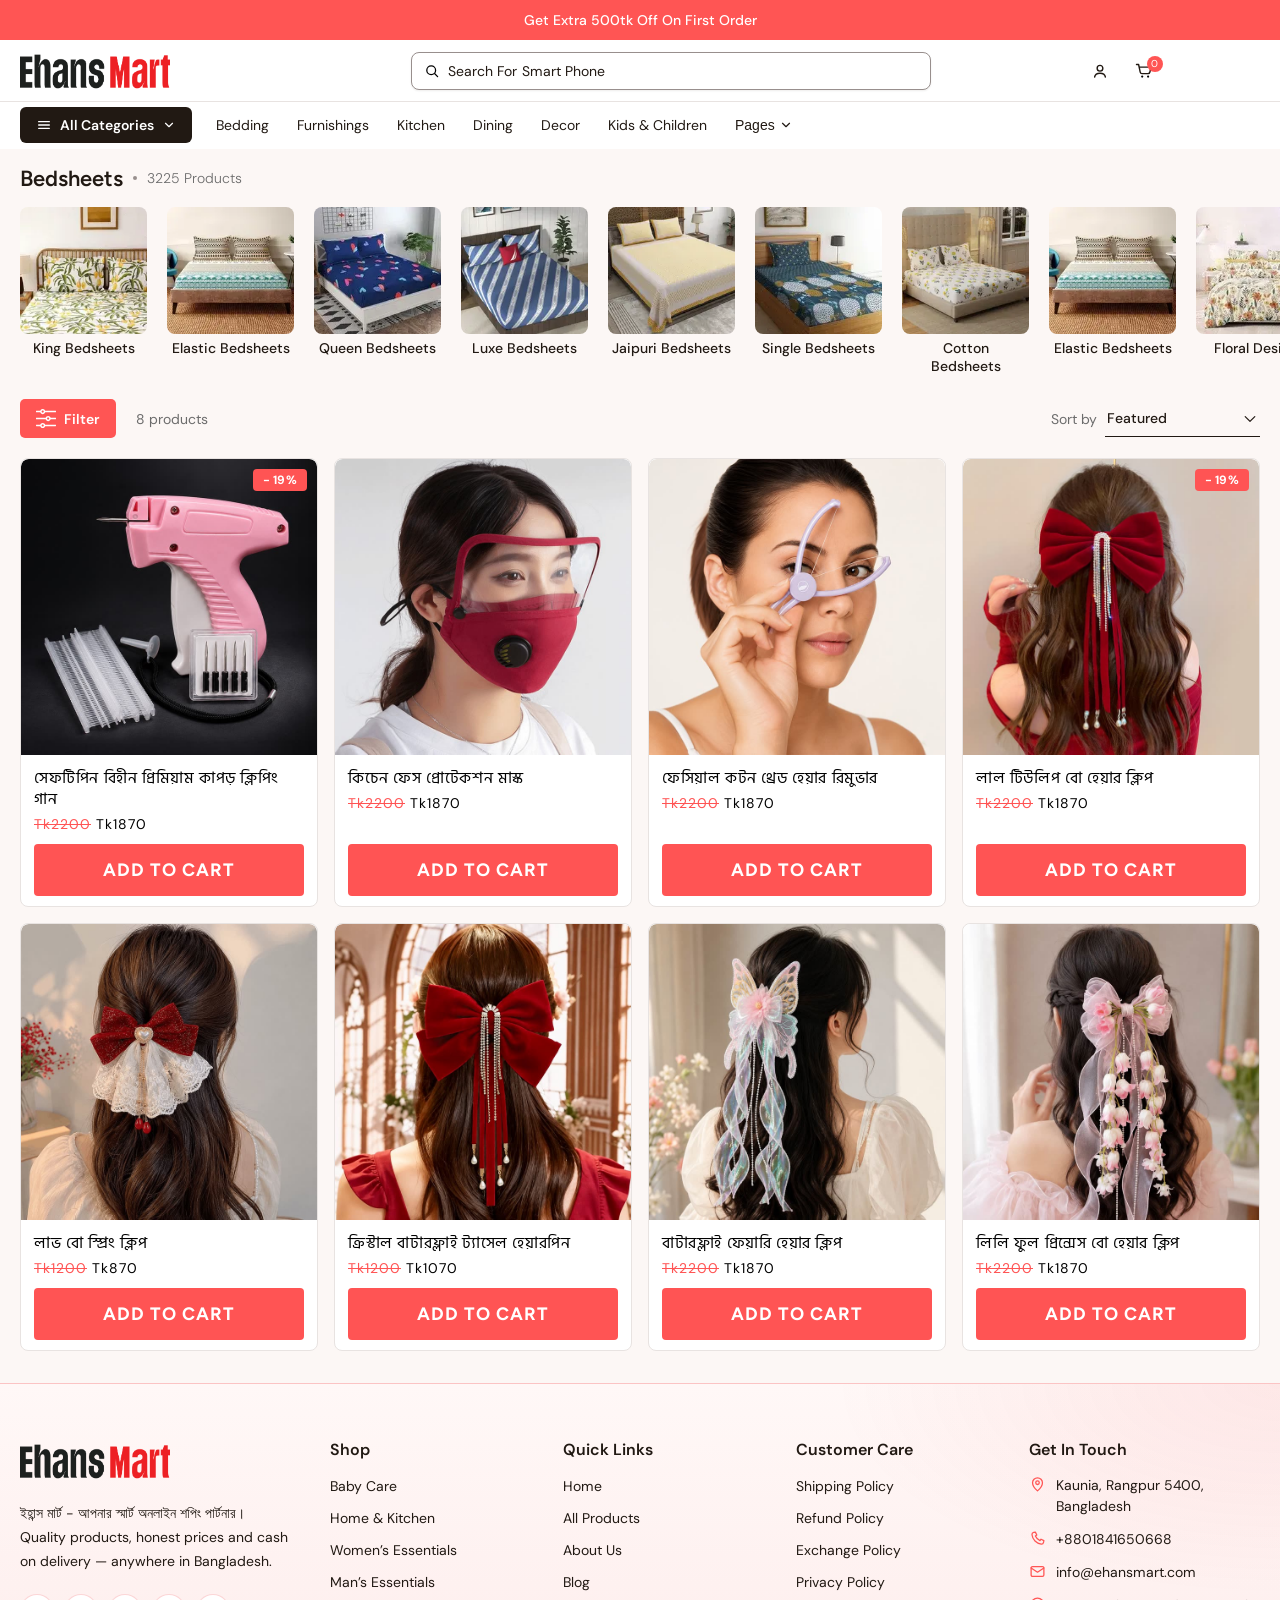
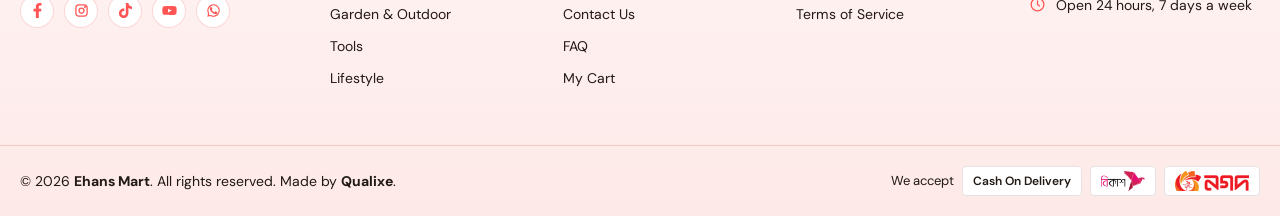
<file: collections.html>
<!DOCTYPE html>
<html lang="en">

<head>
	<meta charset="UTF-8">
	<meta name="viewport" content="width=device-width, initial-scale=1.0">
	<title>Ehans Mart | Collections</title>
	<!-- css link start -->
	<link rel="stylesheet" href="./assets/css/swiper-bundle.min.css">
	<link rel="stylesheet" href="./assets/css/app-menu-section.css">
	<link rel="icon" href="./assets/images/ehans-mart-favicon.svg" type="image/svg+xml">
	<link rel="icon" href="./assets/images/ehans-mart-favicon-32.png" type="image/png" sizes="32x32">
	<link rel="apple-touch-icon" href="./assets/images/ehans-mart-apple-touch-icon.png">
	<link rel="stylesheet" href="./assets/css/footer.css">
	<link rel="stylesheet" href="./assets/css/card.css">
	<link rel="stylesheet" href="./assets/css/collections.css">
	<link rel="stylesheet" href="./assets/css/category-section.css">
	<link rel="stylesheet" href="./assets/css/header.css">
	<link rel="stylesheet" href="./assets/css/search-bar.css">
	<link rel="stylesheet" href="./assets/css/mobile-menu.css">
	<link rel="stylesheet" href="./assets/css/all-categories-menu.css">
	<link rel="stylesheet" href="./assets/css/nav-dropdown.css">
	<link rel="stylesheet" href="./assets/css/announcebar-section.css">
	<link rel="stylesheet" href="./assets/css/main.css">
	<link rel="stylesheet" href="./assets/css/cart-drawer.css">
	<!-- css link end -->
</head>

<body>
	<!-- announcebar-section start -->
	<section class="announcebar-section">
		<div class="container">
			<div class="announcebar-text">
				<p><a href="#!">get Extra 500tk off on first order</a></p>
			</div>
		</div>
	</section>
	<!-- announcebar-section end -->

	<!-- header start -->
	<header class="header home-nav-active">
		<div class="container">
			<nav class="navbar">
				<div class="navbar-left">
					<button class="hamburger app-menu-open" type="button" aria-label="open menu">
						<span class="hamburger-line"></span>
						<span class="hamburger-line"></span>
						<span class="hamburger-line"></span>
					</button>
					<div class="navbar-logo">
						<a href="index.html">
							<img src="./assets/images/ehans-mart-logo.png" alt="ehans-mart-logo">
						</a>
					</div>
				</div>
				<div class="navbar-search">
					<button class="search-open navbar-search-open-btn">
						<span class="icon">
							<svg viewBox="0 0 20 20" fill="none">
								<circle cx="9" cy="9" r="5.5" stroke="currentColor" stroke-width="1.6"></circle>
								<path d="M13.5 13.5L17 17" stroke="currentColor" stroke-width="1.6" stroke-linecap="round"></path>
							</svg>
						</span>
						<span class="text p">
							search for
							<span class="search-roller">
								<span class="search-roller-track">
									<span>smart phone</span>
									<span>home decoration</span>
									<span>gadgets</span>
								</span>
							</span>
						</span>
					</button>
				</div>
				<!-- search-bar popup start -->
				<div class="search-bar-wrap">
					<button class="search-bar-window-cls-btn"></button>
					<div class="search-bar">
						<div class="search-bar-top">
							<form class="search-form">
								<div class="search-field">
									<span class="icon">
										<svg viewBox="0 0 16 16" fill="none" aria-hidden="true">
											<path
												d="M7.33333 12.6667C10.2789 12.6667 12.6667 10.2789 12.6667 7.33333C12.6667 4.38781 10.2789 2 7.33333 2C4.38781 2 2 4.38781 2 7.33333C2 10.2789 4.38781 12.6667 7.33333 12.6667Z"
												stroke="currentColor" stroke-width="1.5" stroke-linecap="round" stroke-linejoin="round">
											</path>
											<path d="M14 14L11.1 11.1" stroke="currentColor" stroke-width="1.5" stroke-linecap="round"
												stroke-linejoin="round"></path>
										</svg>
									</span>
									<input type="search" class="search-input" placeholder="Search products..." autocomplete="off"
										aria-label="search products">
									<button class="search-input-clear" type="button" aria-label="clear search" hidden>
										<svg width="10" height="10" viewBox="0 0 18 18" fill="none" aria-hidden="true"><path d="M3 15L15 3M15 15L3 3" stroke="currentColor" stroke-width="2" stroke-linecap="round"></path></svg>
									</button>
								</div>
							</form>
							<button class="search-bar-close">
								<svg width="16" height="16" viewBox="0 0 10 10" fill="none" xmlns="http://www.w3.org/2000/svg">
									<path
										d="M9.85403 9.14653C9.90048 9.19298 9.93733 9.24813 9.96247 9.30883C9.98762 9.36953 10.0006 9.43458 10.0006 9.50028C10.0006 9.56598 9.98762 9.63103 9.96247 9.69173C9.93733 9.75242 9.90048 9.80757 9.85403 9.85403C9.80757 9.90048 9.75242 9.93733 9.69173 9.96247C9.63103 9.98762 9.56598 10.0006 9.50028 10.0006C9.43458 10.0006 9.36953 9.98762 9.30883 9.96247C9.24813 9.93733 9.19298 9.90048 9.14653 9.85403L5.00028 5.70715L0.854028 9.85403C0.760208 9.94785 0.63296 10.0006 0.500278 10.0006C0.367596 10.0006 0.240348 9.94785 0.146528 9.85403C0.0527077 9.76021 2.61548e-09 9.63296 0 9.50028C-2.61548e-09 9.3676 0.0527077 9.24035 0.146528 9.14653L4.2934 5.00028L0.146528 0.854028C0.0527077 0.760208 0 0.63296 0 0.500278C0 0.367596 0.0527077 0.240348 0.146528 0.146528C0.240348 0.0527077 0.367596 0 0.500278 0C0.63296 0 0.760208 0.0527077 0.854028 0.146528L5.00028 4.2934L9.14653 0.146528C9.24035 0.0527077 9.3676 -2.61548e-09 9.50028 0C9.63296 2.61548e-09 9.76021 0.0527077 9.85403 0.146528C9.94785 0.240348 10.0006 0.367596 10.0006 0.500278C10.0006 0.63296 9.94785 0.760208 9.85403 0.854028L5.70715 5.00028L9.85403 9.14653Z"
										fill="#0B0802"></path>
								</svg>
							</button>
						</div>
						<div class="search-bar-btm">
							<!-- default view: recent + popular + categories -->
							<div class="search-default">
								<div class="search-block search-recent" hidden>
									<div class="search-block-head">
										<p class="search-block-title">recent searches</p>
										<button class="search-recent-clear" type="button">clear</button>
									</div>
									<div class="search-tags search-recent-tags"></div>
								</div>
								<div class="search-block">
									<p class="search-block-title">popular searches</p>
									<div class="search-tags search-popular-tags"></div>
								</div>
								<div class="search-block">
									<p class="search-block-title">shop by category</p>
									<div class="search-categories"></div>
								</div>
							</div>
							<!-- results view -->
							<div class="search-results" hidden>
								<p class="search-results-count"></p>
								<div class="search-result-items" role="listbox"></div>
								<a href="collections.html" class="btn search-view-all">view all results</a>
							</div>
							<!-- no result view -->
							<div class="search-empty" hidden>
								<p class="search-empty-title">No products found</p>
								<p class="search-empty-text">Try a different word, or browse a popular search below.</p>
								<div class="search-tags search-empty-tags"></div>
							</div>
						</div>
					</div>
				</div>
				<!-- search-bar popup end -->
				<div class="navbar-icons">
					<button class="navbar-icon navbar-search-open-btn">
						<svg viewBox="0 0 20 20" fill="none" aria-hidden="true">
							<path
								d="M9.16667 15.8333C12.8486 15.8333 15.8333 12.8486 15.8333 9.16667C15.8333 5.48477 12.8486 2.5 9.16667 2.5C5.48477 2.5 2.5 5.48477 2.5 9.16667C2.5 12.8486 5.48477 15.8333 9.16667 15.8333Z"
								stroke="currentColor" stroke-width="1.5" stroke-linecap="round" stroke-linejoin="round"></path>
							<path d="M17.5 17.5L13.875 13.875" stroke="currentColor" stroke-width="1.5" stroke-linecap="round"
								stroke-linejoin="round"></path>
						</svg>
					</button>
					<a href="#!" class="navbar-icon">
						<svg viewBox="0 0 20 20" fill="none" aria-hidden="true">
							<path d="M10 10.1A2.85 2.85 0 1 0 10 4.4a2.85 2.85 0 0 0 0 5.7Z" stroke="currentColor" stroke-width="1.4">
							</path>
							<path d="M4.6 16c.45-2.25 2.48-3.7 5.4-3.7 2.92 0 4.95 1.45 5.4 3.7" stroke="currentColor"
								stroke-width="1.4" stroke-linecap="round"></path>
						</svg>
					</a>
					<button class="navbar-icon cart-drawer-open">
						<span class="cart-count">0</span>
						<svg viewBox="0 0 20 20" fill="none" aria-hidden="true">
							<path d="M2.5 3.5H4.6l1.6 7.7c.17.82.89 1.4 1.73 1.4h6.17c.82 0 1.53-.55 1.73-1.34l1.3-5.16H5.3"
								stroke="currentColor" stroke-width="1.4" stroke-linecap="round" stroke-linejoin="round"></path>
							<circle cx="8.2" cy="15.6" r="1.1" fill="currentColor"></circle>
							<circle cx="14.1" cy="15.6" r="1.1" fill="currentColor"></circle>
						</svg>
					</button>
				</div>
				<div class="navbar-link-area">
					<ul class="navbar-links">
						<!-- all-categories start -->
						<li class="navbar-link all-categories">
							<button type="button" class="all-categories-btn" aria-expanded="false" aria-controls="all-categories-menu">
								<svg viewBox="0 0 24 24" fill="none" stroke="currentColor" stroke-width="2" stroke-linecap="round"
									aria-hidden="true">
									<path d="M4 7h16M4 12h16M4 17h16" />
								</svg>
								<span>All Categories</span>
								<svg class="all-categories-btn-arrow" viewBox="0 0 24 24" fill="none" stroke="currentColor"
									stroke-width="2" stroke-linecap="round" stroke-linejoin="round" aria-hidden="true">
									<path d="m6 9 6 6 6-6" />
								</svg>
							</button>
							<div class="all-categories-menu" id="all-categories-menu">
								<ul class="all-categories-list">
								<li>
									<button type="button" class="all-categories-tab active" data-all-cat="baby-care">
										<span>Baby Care</span>
										<svg viewBox="0 0 24 24" fill="none" stroke="currentColor" stroke-width="2" stroke-linecap="round"
											stroke-linejoin="round" aria-hidden="true">
											<path d="m9 6 6 6-6 6" />
										</svg>
									</button>
								</li>
								<li>
									<button type="button" class="all-categories-tab" data-all-cat="baby-safety">
										<span>Baby Safety</span>
										<svg viewBox="0 0 24 24" fill="none" stroke="currentColor" stroke-width="2" stroke-linecap="round"
											stroke-linejoin="round" aria-hidden="true">
											<path d="m9 6 6 6-6 6" />
										</svg>
									</button>
								</li>
								<li>
									<button type="button" class="all-categories-tab" data-all-cat="home-kitchen">
										<span>Home &amp; Kitchen</span>
										<svg viewBox="0 0 24 24" fill="none" stroke="currentColor" stroke-width="2" stroke-linecap="round"
											stroke-linejoin="round" aria-hidden="true">
											<path d="m9 6 6 6-6 6" />
										</svg>
									</button>
								</li>
								<li>
									<button type="button" class="all-categories-tab" data-all-cat="womens-essentials">
										<span>Women’s Essentials</span>
										<svg viewBox="0 0 24 24" fill="none" stroke="currentColor" stroke-width="2" stroke-linecap="round"
											stroke-linejoin="round" aria-hidden="true">
											<path d="m9 6 6 6-6 6" />
										</svg>
									</button>
								</li>
								<li>
									<button type="button" class="all-categories-tab" data-all-cat="hair-accessories">
										<span>Hair Accessories</span>
										<svg viewBox="0 0 24 24" fill="none" stroke="currentColor" stroke-width="2" stroke-linecap="round"
											stroke-linejoin="round" aria-hidden="true">
											<path d="m9 6 6 6-6 6" />
										</svg>
									</button>
								</li>
								<li>
									<button type="button" class="all-categories-tab" data-all-cat="mens-essentials">
										<span>Man’s Essentials</span>
										<svg viewBox="0 0 24 24" fill="none" stroke="currentColor" stroke-width="2" stroke-linecap="round"
											stroke-linejoin="round" aria-hidden="true">
											<path d="m9 6 6 6-6 6" />
										</svg>
									</button>
								</li>
								<li>
									<button type="button" class="all-categories-tab" data-all-cat="garden-outdoor">
										<span>Garden &amp; Outdoor</span>
										<svg viewBox="0 0 24 24" fill="none" stroke="currentColor" stroke-width="2" stroke-linecap="round"
											stroke-linejoin="round" aria-hidden="true">
											<path d="m9 6 6 6-6 6" />
										</svg>
									</button>
								</li>
								<li>
									<button type="button" class="all-categories-tab" data-all-cat="tools">
										<span>Tools</span>
										<svg viewBox="0 0 24 24" fill="none" stroke="currentColor" stroke-width="2" stroke-linecap="round"
											stroke-linejoin="round" aria-hidden="true">
											<path d="m9 6 6 6-6 6" />
										</svg>
									</button>
								</li>
								<li>
									<button type="button" class="all-categories-tab" data-all-cat="lifestyle">
										<span>Lifestyle</span>
										<svg viewBox="0 0 24 24" fill="none" stroke="currentColor" stroke-width="2" stroke-linecap="round"
											stroke-linejoin="round" aria-hidden="true">
											<path d="m9 6 6 6-6 6" />
										</svg>
									</button>
								</li>
								</ul>
								<div class="all-categories-panels">
								<div class="all-categories-panel active" data-all-cat="baby-care">
									<div class="all-categories-content">
										<div class="all-categories-head">
											<p class="all-categories-title">Baby Care</p>
											<a href="collections.html" class="all-categories-view">view all <span aria-hidden="true">→</span></a>
										</div>
										<ul class="all-categories-links">
											<li><a href="collections.html">Baby Caps &amp; Hats</a></li>
											<li><a href="collections.html">Baby Carriers</a></li>
											<li><a href="collections.html">Tiffin Boxes</a></li>
											<li><a href="collections.html">Sun Hats</a></li>
											<li><a href="collections.html">Feeding Essentials</a></li>
											<li><a href="collections.html">Baby Clothing</a></li>
											<li><a href="collections.html">Bath &amp; Skin Care</a></li>
											<li><a href="collections.html">Baby Toys</a></li>
											<li><a href="collections.html">Diaper Bags</a></li>
										</ul>
									</div>
									<a href="collections.html" class="all-categories-promo">
										<img src="./assets/images/category-baby-care.jpg" alt="Baby Care" loading="lazy">
										<span class="all-categories-promo-content">
											<span class="all-categories-promo-label">explore</span>
											<span class="all-categories-promo-title">Baby Care</span>
											<span class="all-categories-promo-text">Soft, safe and useful picks for your little one — from caps to tiffin boxes.</span>
											<span class="all-categories-promo-btn">shop now <span aria-hidden="true">→</span></span>
											<span class="all-categories-promo-features">
												<span>
													<svg viewBox="0 0 24 24" fill="none" stroke="currentColor" stroke-width="1.8"
														stroke-linecap="round" stroke-linejoin="round" aria-hidden="true">
														<rect x="2.5" y="6" width="19" height="12" rx="2" />
														<circle cx="12" cy="12" r="2.5" />
													</svg>
													100% Cash on Delivery
												</span>
												<span>
													<svg viewBox="0 0 24 24" fill="none" stroke="currentColor" stroke-width="1.8"
														stroke-linecap="round" stroke-linejoin="round" aria-hidden="true">
														<path d="M3 7h11v9H3zM14 10h4l3 3v3h-7" />
														<circle cx="7" cy="17.5" r="1.8" />
														<circle cx="17" cy="17.5" r="1.8" />
													</svg>
													Fast home delivery
												</span>
											</span>
										</span>
									</a>
								</div>
								<div class="all-categories-panel" data-all-cat="baby-safety">
									<div class="all-categories-content">
										<div class="all-categories-head">
											<p class="all-categories-title">Baby Safety</p>
											<a href="collections.html" class="all-categories-view">view all <span aria-hidden="true">→</span></a>
										</div>
										<ul class="all-categories-links">
											<li><a href="collections.html">Safety Helmets</a></li>
											<li><a href="collections.html">Riding Safety Belts</a></li>
											<li><a href="collections.html">Fridge Child Locks</a></li>
											<li><a href="collections.html">Cabinet Locks</a></li>
											<li><a href="collections.html">Drawer Locks</a></li>
											<li><a href="collections.html">Corner Guards</a></li>
											<li><a href="collections.html">Door Stoppers</a></li>
											<li><a href="collections.html">Socket Covers</a></li>
											<li><a href="collections.html">Safety Gates</a></li>
										</ul>
									</div>
									<a href="collections.html" class="all-categories-promo">
										<img src="./assets/images/category-baby-safety.jpg" alt="Baby Safety" loading="lazy">
										<span class="all-categories-promo-content">
											<span class="all-categories-promo-label">explore</span>
											<span class="all-categories-promo-title">Baby Safety</span>
											<span class="all-categories-promo-text">Child locks, helmets and belts that keep curious kids safe at home and on the road.</span>
											<span class="all-categories-promo-btn">shop now <span aria-hidden="true">→</span></span>
											<span class="all-categories-promo-features">
												<span>
													<svg viewBox="0 0 24 24" fill="none" stroke="currentColor" stroke-width="1.8"
														stroke-linecap="round" stroke-linejoin="round" aria-hidden="true">
														<rect x="2.5" y="6" width="19" height="12" rx="2" />
														<circle cx="12" cy="12" r="2.5" />
													</svg>
													100% Cash on Delivery
												</span>
												<span>
													<svg viewBox="0 0 24 24" fill="none" stroke="currentColor" stroke-width="1.8"
														stroke-linecap="round" stroke-linejoin="round" aria-hidden="true">
														<path d="M3 7h11v9H3zM14 10h4l3 3v3h-7" />
														<circle cx="7" cy="17.5" r="1.8" />
														<circle cx="17" cy="17.5" r="1.8" />
													</svg>
													Fast home delivery
												</span>
											</span>
										</span>
									</a>
								</div>
								<div class="all-categories-panel" data-all-cat="home-kitchen">
									<div class="all-categories-content">
										<div class="all-categories-head">
											<p class="all-categories-title">Home &amp; Kitchen</p>
											<a href="collections.html" class="all-categories-view">view all <span aria-hidden="true">→</span></a>
										</div>
										<ul class="all-categories-links">
											<li><a href="collections.html">Kitchen Aprons</a></li>
											<li><a href="collections.html">Oil Dispensers</a></li>
											<li><a href="collections.html">Cleaning Sprays</a></li>
											<li><a href="collections.html">Dish Washing Gloves</a></li>
											<li><a href="collections.html">Drawer Organizers</a></li>
											<li><a href="collections.html">Fridge Covers</a></li>
											<li><a href="collections.html">Door Foam</a></li>
											<li><a href="collections.html">Door Closers</a></li>
											<li><a href="collections.html">Magic Erasers</a></li>
											<li><a href="collections.html">Mouse Traps</a></li>
											<li><a href="collections.html">Furniture Polish</a></li>
											<li><a href="collections.html">Kitchen Face Shields</a></li>
										</ul>
									</div>
									<a href="collections.html" class="all-categories-promo">
										<img src="./assets/images/category-home-kitchen.jpg" alt="Home and Kitchen" loading="lazy">
										<span class="all-categories-promo-content">
											<span class="all-categories-promo-label">explore</span>
											<span class="all-categories-promo-title">Home &amp; Kitchen</span>
											<span class="all-categories-promo-text">Smart tools that make cooking, cleaning and organizing easier every day.</span>
											<span class="all-categories-promo-btn">shop now <span aria-hidden="true">→</span></span>
											<span class="all-categories-promo-features">
												<span>
													<svg viewBox="0 0 24 24" fill="none" stroke="currentColor" stroke-width="1.8"
														stroke-linecap="round" stroke-linejoin="round" aria-hidden="true">
														<rect x="2.5" y="6" width="19" height="12" rx="2" />
														<circle cx="12" cy="12" r="2.5" />
													</svg>
													100% Cash on Delivery
												</span>
												<span>
													<svg viewBox="0 0 24 24" fill="none" stroke="currentColor" stroke-width="1.8"
														stroke-linecap="round" stroke-linejoin="round" aria-hidden="true">
														<path d="M3 7h11v9H3zM14 10h4l3 3v3h-7" />
														<circle cx="7" cy="17.5" r="1.8" />
														<circle cx="17" cy="17.5" r="1.8" />
													</svg>
													Fast home delivery
												</span>
											</span>
										</span>
									</a>
								</div>
								<div class="all-categories-panel" data-all-cat="womens-essentials">
									<div class="all-categories-content">
										<div class="all-categories-head">
											<p class="all-categories-title">Women’s Essentials</p>
											<a href="collections.html" class="all-categories-view">view all <span aria-hidden="true">→</span></a>
										</div>
										<ul class="all-categories-links">
											<li><a href="collections.html">Face Masks</a></li>
											<li><a href="collections.html">Facial Hair Removers</a></li>
											<li><a href="collections.html">Earring Supports</a></li>
											<li><a href="collections.html">Clothing Tag Guns</a></li>
											<li><a href="collections.html">Beauty Tools</a></li>
											<li><a href="collections.html">Skin Care</a></li>
											<li><a href="collections.html">Makeup Organizers</a></li>
											<li><a href="collections.html">Handbag Accessories</a></li>
											<li><a href="collections.html">Personal Care</a></li>
										</ul>
									</div>
									<a href="collections.html" class="all-categories-promo">
										<img src="./assets/images/category-womens-essentials.jpg" alt="Women’s Essentials" loading="lazy">
										<span class="all-categories-promo-content">
											<span class="all-categories-promo-label">explore</span>
											<span class="all-categories-promo-title">Women’s Essentials</span>
											<span class="all-categories-promo-text">Beauty and daily-care helpers loved by thousands of customers.</span>
											<span class="all-categories-promo-btn">shop now <span aria-hidden="true">→</span></span>
											<span class="all-categories-promo-features">
												<span>
													<svg viewBox="0 0 24 24" fill="none" stroke="currentColor" stroke-width="1.8"
														stroke-linecap="round" stroke-linejoin="round" aria-hidden="true">
														<rect x="2.5" y="6" width="19" height="12" rx="2" />
														<circle cx="12" cy="12" r="2.5" />
													</svg>
													100% Cash on Delivery
												</span>
												<span>
													<svg viewBox="0 0 24 24" fill="none" stroke="currentColor" stroke-width="1.8"
														stroke-linecap="round" stroke-linejoin="round" aria-hidden="true">
														<path d="M3 7h11v9H3zM14 10h4l3 3v3h-7" />
														<circle cx="7" cy="17.5" r="1.8" />
														<circle cx="17" cy="17.5" r="1.8" />
													</svg>
													Fast home delivery
												</span>
											</span>
										</span>
									</a>
								</div>
								<div class="all-categories-panel" data-all-cat="hair-accessories">
									<div class="all-categories-content">
										<div class="all-categories-head">
											<p class="all-categories-title">Hair Accessories</p>
											<a href="collections.html" class="all-categories-view">view all <span aria-hidden="true">→</span></a>
										</div>
										<ul class="all-categories-links">
											<li><a href="collections.html">Bow Hair Clips</a></li>
											<li><a href="collections.html">Spring Clips</a></li>
											<li><a href="collections.html">Butterfly Clips</a></li>
											<li><a href="collections.html">Tassel Hairpins</a></li>
											<li><a href="collections.html">Princess Clips</a></li>
											<li><a href="collections.html">Hair Oil Combs</a></li>
											<li><a href="collections.html">Hair Bands</a></li>
											<li><a href="collections.html">Scrunchies</a></li>
											<li><a href="collections.html">Kids Hair Clips</a></li>
										</ul>
									</div>
									<a href="collections.html" class="all-categories-promo">
										<img src="./assets/images/category-hair-accessories.jpg" alt="Hair Accessories" loading="lazy">
										<span class="all-categories-promo-content">
											<span class="all-categories-promo-label">explore</span>
											<span class="all-categories-promo-title">Hair Accessories</span>
											<span class="all-categories-promo-text">Cute bows, clips and pins for school, parties and every day.</span>
											<span class="all-categories-promo-btn">shop now <span aria-hidden="true">→</span></span>
											<span class="all-categories-promo-features">
												<span>
													<svg viewBox="0 0 24 24" fill="none" stroke="currentColor" stroke-width="1.8"
														stroke-linecap="round" stroke-linejoin="round" aria-hidden="true">
														<rect x="2.5" y="6" width="19" height="12" rx="2" />
														<circle cx="12" cy="12" r="2.5" />
													</svg>
													100% Cash on Delivery
												</span>
												<span>
													<svg viewBox="0 0 24 24" fill="none" stroke="currentColor" stroke-width="1.8"
														stroke-linecap="round" stroke-linejoin="round" aria-hidden="true">
														<path d="M3 7h11v9H3zM14 10h4l3 3v3h-7" />
														<circle cx="7" cy="17.5" r="1.8" />
														<circle cx="17" cy="17.5" r="1.8" />
													</svg>
													Fast home delivery
												</span>
											</span>
										</span>
									</a>
								</div>
								<div class="all-categories-panel" data-all-cat="mens-essentials">
									<div class="all-categories-content">
										<div class="all-categories-head">
											<p class="all-categories-title">Man’s Essentials</p>
											<a href="collections.html" class="all-categories-view">view all <span aria-hidden="true">→</span></a>
										</div>
										<ul class="all-categories-links">
											<li><a href="collections.html">White Hair Cover</a></li>
											<li><a href="collections.html">Grooming Tools</a></li>
											<li><a href="collections.html">Beard Care</a></li>
											<li><a href="collections.html">Hair Care</a></li>
											<li><a href="collections.html">Wallets</a></li>
											<li><a href="collections.html">Personal Care</a></li>
										</ul>
									</div>
									<a href="collections.html" class="all-categories-promo">
										<img src="./assets/images/category-mens-essentials.jpg" alt="Man’s Essentials" loading="lazy">
										<span class="all-categories-promo-content">
											<span class="all-categories-promo-label">explore</span>
											<span class="all-categories-promo-title">Man’s Essentials</span>
											<span class="all-categories-promo-text">Simple grooming and daily essentials made for men.</span>
											<span class="all-categories-promo-btn">shop now <span aria-hidden="true">→</span></span>
											<span class="all-categories-promo-features">
												<span>
													<svg viewBox="0 0 24 24" fill="none" stroke="currentColor" stroke-width="1.8"
														stroke-linecap="round" stroke-linejoin="round" aria-hidden="true">
														<rect x="2.5" y="6" width="19" height="12" rx="2" />
														<circle cx="12" cy="12" r="2.5" />
													</svg>
													100% Cash on Delivery
												</span>
												<span>
													<svg viewBox="0 0 24 24" fill="none" stroke="currentColor" stroke-width="1.8"
														stroke-linecap="round" stroke-linejoin="round" aria-hidden="true">
														<path d="M3 7h11v9H3zM14 10h4l3 3v3h-7" />
														<circle cx="7" cy="17.5" r="1.8" />
														<circle cx="17" cy="17.5" r="1.8" />
													</svg>
													Fast home delivery
												</span>
											</span>
										</span>
									</a>
								</div>
								<div class="all-categories-panel" data-all-cat="garden-outdoor">
									<div class="all-categories-content">
										<div class="all-categories-head">
											<p class="all-categories-title">Garden &amp; Outdoor</p>
											<a href="collections.html" class="all-categories-view">view all <span aria-hidden="true">→</span></a>
										</div>
										<ul class="all-categories-links">
											<li><a href="collections.html">Branch Cutters</a></li>
											<li><a href="collections.html">Pruning Tools</a></li>
											<li><a href="collections.html">Garden Gloves</a></li>
											<li><a href="collections.html">Plant Care</a></li>
											<li><a href="collections.html">Watering Tools</a></li>
											<li><a href="collections.html">Outdoor Essentials</a></li>
										</ul>
									</div>
									<a href="collections.html" class="all-categories-promo">
										<img src="./assets/images/category-garden-outdoor.jpg" alt="Garden and Outdoor" loading="lazy">
										<span class="all-categories-promo-content">
											<span class="all-categories-promo-label">explore</span>
											<span class="all-categories-promo-title">Garden &amp; Outdoor</span>
											<span class="all-categories-promo-text">Easy tools to keep your plants, roof garden and balcony healthy.</span>
											<span class="all-categories-promo-btn">shop now <span aria-hidden="true">→</span></span>
											<span class="all-categories-promo-features">
												<span>
													<svg viewBox="0 0 24 24" fill="none" stroke="currentColor" stroke-width="1.8"
														stroke-linecap="round" stroke-linejoin="round" aria-hidden="true">
														<rect x="2.5" y="6" width="19" height="12" rx="2" />
														<circle cx="12" cy="12" r="2.5" />
													</svg>
													100% Cash on Delivery
												</span>
												<span>
													<svg viewBox="0 0 24 24" fill="none" stroke="currentColor" stroke-width="1.8"
														stroke-linecap="round" stroke-linejoin="round" aria-hidden="true">
														<path d="M3 7h11v9H3zM14 10h4l3 3v3h-7" />
														<circle cx="7" cy="17.5" r="1.8" />
														<circle cx="17" cy="17.5" r="1.8" />
													</svg>
													Fast home delivery
												</span>
											</span>
										</span>
									</a>
								</div>
								<div class="all-categories-panel" data-all-cat="tools">
									<div class="all-categories-content">
										<div class="all-categories-head">
											<p class="all-categories-title">Tools</p>
											<a href="collections.html" class="all-categories-view">view all <span aria-hidden="true">→</span></a>
										</div>
										<ul class="all-categories-links">
											<li><a href="collections.html">Hand Tools</a></li>
											<li><a href="collections.html">Cutting Tools</a></li>
											<li><a href="collections.html">Measuring Tools</a></li>
											<li><a href="collections.html">Repair Kits</a></li>
											<li><a href="collections.html">Tool Organizers</a></li>
											<li><a href="collections.html">DIY Essentials</a></li>
										</ul>
									</div>
									<a href="collections.html" class="all-categories-promo">
										<img src="./assets/images/category-tools.jpg" alt="Tools" loading="lazy">
										<span class="all-categories-promo-content">
											<span class="all-categories-promo-label">explore</span>
											<span class="all-categories-promo-title">Tools</span>
											<span class="all-categories-promo-text">Handy tools for small repairs and everyday jobs around the house.</span>
											<span class="all-categories-promo-btn">shop now <span aria-hidden="true">→</span></span>
											<span class="all-categories-promo-features">
												<span>
													<svg viewBox="0 0 24 24" fill="none" stroke="currentColor" stroke-width="1.8"
														stroke-linecap="round" stroke-linejoin="round" aria-hidden="true">
														<rect x="2.5" y="6" width="19" height="12" rx="2" />
														<circle cx="12" cy="12" r="2.5" />
													</svg>
													100% Cash on Delivery
												</span>
												<span>
													<svg viewBox="0 0 24 24" fill="none" stroke="currentColor" stroke-width="1.8"
														stroke-linecap="round" stroke-linejoin="round" aria-hidden="true">
														<path d="M3 7h11v9H3zM14 10h4l3 3v3h-7" />
														<circle cx="7" cy="17.5" r="1.8" />
														<circle cx="17" cy="17.5" r="1.8" />
													</svg>
													Fast home delivery
												</span>
											</span>
										</span>
									</a>
								</div>
								<div class="all-categories-panel" data-all-cat="lifestyle">
									<div class="all-categories-content">
										<div class="all-categories-head">
											<p class="all-categories-title">Lifestyle</p>
											<a href="collections.html" class="all-categories-view">view all <span aria-hidden="true">→</span></a>
										</div>
										<ul class="all-categories-links">
											<li><a href="collections.html">Travel Accessories</a></li>
											<li><a href="collections.html">Storage &amp; Organizers</a></li>
											<li><a href="collections.html">Gift Items</a></li>
											<li><a href="collections.html">Daily Essentials</a></li>
											<li><a href="collections.html">Home Decor</a></li>
											<li><a href="collections.html">Gadget Accessories</a></li>
										</ul>
									</div>
									<a href="collections.html" class="all-categories-promo">
										<img src="./assets/images/category-lifestyle.jpg" alt="Lifestyle" loading="lazy">
										<span class="all-categories-promo-content">
											<span class="all-categories-promo-label">explore</span>
											<span class="all-categories-promo-title">Lifestyle</span>
											<span class="all-categories-promo-text">Useful everyday products that make life a little smarter.</span>
											<span class="all-categories-promo-btn">shop now <span aria-hidden="true">→</span></span>
											<span class="all-categories-promo-features">
												<span>
													<svg viewBox="0 0 24 24" fill="none" stroke="currentColor" stroke-width="1.8"
														stroke-linecap="round" stroke-linejoin="round" aria-hidden="true">
														<rect x="2.5" y="6" width="19" height="12" rx="2" />
														<circle cx="12" cy="12" r="2.5" />
													</svg>
													100% Cash on Delivery
												</span>
												<span>
													<svg viewBox="0 0 24 24" fill="none" stroke="currentColor" stroke-width="1.8"
														stroke-linecap="round" stroke-linejoin="round" aria-hidden="true">
														<path d="M3 7h11v9H3zM14 10h4l3 3v3h-7" />
														<circle cx="7" cy="17.5" r="1.8" />
														<circle cx="17" cy="17.5" r="1.8" />
													</svg>
													Fast home delivery
												</span>
											</span>
										</span>
									</a>
								</div>
								</div>
							</div>
						</li>
						<!-- all-categories end -->
						<li class="navbar-link">
							<p class="navbar-link-btn">bedding</p>
							<div class="megamenu">
								<div class="megamenu-items">
									<div class="megamenu-item">
										<h6 class="megamenu-item-title">Bedsheets By Design</h6>
										<ul>
											<li>
												<a href="#!">Abstract Bedsheets</a>
											</li>
											<li>
												<a href="#!">Solid Bedsheets</a>
											</li>
											<li>
												<a href="#!">Floral Bedsheets</a>
											</li>
											<li>
												<a href="#!">Geometric Bedsheets</a>
											</li>
											<li>
												<a href="#!">Fabulous Indian Prints</a>
											</li>
											<li>
												<a href="#!">Kids Bedsheets</a>
											</li>
										</ul>
									</div>
									<div class="megamenu-item">
										<h6 class="megamenu-item-title">Bedsheets By Design</h6>
										<ul>
											<li>
												<a href="#!">Abstract Bedsheets</a>
											</li>
											<li>
												<a href="#!">Solid Bedsheets</a>
											</li>
											<li>
												<a href="#!">Floral Bedsheets</a>
											</li>
											<li>
												<a href="#!">Geometric Bedsheets</a>
											</li>
											<li>
												<a href="#!">Fabulous Indian Prints</a>
											</li>
											<li>
												<a href="#!">Kids Bedsheets</a>
											</li>
										</ul>
									</div>
									<div class="megamenu-item">
										<h6 class="megamenu-item-title">Bedsheets By Design</h6>
										<ul>
											<li>
												<a href="#!">Abstract Bedsheets</a>
											</li>
											<li>
												<a href="#!">Solid Bedsheets</a>
											</li>
											<li>
												<a href="#!">Floral Bedsheets</a>
											</li>
											<li>
												<a href="#!">Geometric Bedsheets</a>
											</li>
											<li>
												<a href="#!">Fabulous Indian Prints</a>
											</li>
											<li>
												<a href="#!">Kids Bedsheets</a>
											</li>
										</ul>
									</div>
									<div class="megamenu-item">
										<h6 class="megamenu-item-title">Bedsheets By Design</h6>
										<ul>
											<li>
												<a href="#!">Abstract Bedsheets</a>
											</li>
											<li>
												<a href="#!">Solid Bedsheets</a>
											</li>
											<li>
												<a href="#!">Floral Bedsheets</a>
											</li>
											<li>
												<a href="#!">Geometric Bedsheets</a>
											</li>
											<li>
												<a href="#!">Fabulous Indian Prints</a>
											</li>
											<li>
												<a href="#!">Kids Bedsheets</a>
											</li>
										</ul>
									</div>
									<div class="megamenu-item">
										<h6 class="megamenu-item-title">Bedsheets By Design</h6>
										<ul>
											<li>
												<a href="#!">Abstract Bedsheets</a>
											</li>
											<li>
												<a href="#!">Solid Bedsheets</a>
											</li>
											<li>
												<a href="#!">Floral Bedsheets</a>
											</li>
											<li>
												<a href="#!">Geometric Bedsheets</a>
											</li>
											<li>
												<a href="#!">Fabulous Indian Prints</a>
											</li>
											<li>
												<a href="#!">Kids Bedsheets</a>
											</li>
										</ul>
									</div>
								</div>
							</div>
						</li>
						<li class="navbar-link">
							<p class="navbar-link-btn">Furnishings</p>
							<div class="megamenu">
								<div class="megamenu-items">
									<div class="megamenu-item">
										<h6 class="megamenu-item-title">Bedsheets By Design</h6>
										<ul>
											<li>
												<a href="#!">Abstract Bedsheets</a>
											</li>
											<li>
												<a href="#!">Solid Bedsheets</a>
											</li>
											<li>
												<a href="#!">Floral Bedsheets</a>
											</li>
											<li>
												<a href="#!">Geometric Bedsheets</a>
											</li>
											<li>
												<a href="#!">Fabulous Indian Prints</a>
											</li>
											<li>
												<a href="#!">Kids Bedsheets</a>
											</li>
										</ul>
									</div>
									<div class="megamenu-item">
										<h6 class="megamenu-item-title">Bedsheets By Design</h6>
										<ul>
											<li>
												<a href="#!">Abstract Bedsheets</a>
											</li>
											<li>
												<a href="#!">Solid Bedsheets</a>
											</li>
											<li>
												<a href="#!">Floral Bedsheets</a>
											</li>
											<li>
												<a href="#!">Geometric Bedsheets</a>
											</li>
											<li>
												<a href="#!">Fabulous Indian Prints</a>
											</li>
											<li>
												<a href="#!">Kids Bedsheets</a>
											</li>
										</ul>
									</div>
									<div class="megamenu-item">
										<h6 class="megamenu-item-title">Bedsheets By Design</h6>
										<ul>
											<li>
												<a href="#!">Abstract Bedsheets</a>
											</li>
											<li>
												<a href="#!">Solid Bedsheets</a>
											</li>
											<li>
												<a href="#!">Floral Bedsheets</a>
											</li>
											<li>
												<a href="#!">Geometric Bedsheets</a>
											</li>
											<li>
												<a href="#!">Fabulous Indian Prints</a>
											</li>
											<li>
												<a href="#!">Kids Bedsheets</a>
											</li>
										</ul>
									</div>
									<div class="megamenu-item">
										<h6 class="megamenu-item-title">Bedsheets By Design</h6>
										<ul>
											<li>
												<a href="#!">Abstract Bedsheets</a>
											</li>
											<li>
												<a href="#!">Solid Bedsheets</a>
											</li>
											<li>
												<a href="#!">Floral Bedsheets</a>
											</li>
											<li>
												<a href="#!">Geometric Bedsheets</a>
											</li>
											<li>
												<a href="#!">Fabulous Indian Prints</a>
											</li>
											<li>
												<a href="#!">Kids Bedsheets</a>
											</li>
										</ul>
									</div>
									<div class="megamenu-item">
										<h6 class="megamenu-item-title">Bedsheets By Design</h6>
										<ul>
											<li>
												<a href="#!">Abstract Bedsheets</a>
											</li>
											<li>
												<a href="#!">Solid Bedsheets</a>
											</li>
											<li>
												<a href="#!">Floral Bedsheets</a>
											</li>
											<li>
												<a href="#!">Geometric Bedsheets</a>
											</li>
											<li>
												<a href="#!">Fabulous Indian Prints</a>
											</li>
											<li>
												<a href="#!">Kids Bedsheets</a>
											</li>
										</ul>
									</div>
								</div>
							</div>
						</li>
						<li class="navbar-link">
							<p class="navbar-link-btn">Kitchen</p>
							<div class="megamenu">
								<div class="megamenu-items">
									<div class="megamenu-item">
										<h6 class="megamenu-item-title">Bedsheets By Design</h6>
										<ul>
											<li>
												<a href="#!">Abstract Bedsheets</a>
											</li>
											<li>
												<a href="#!">Solid Bedsheets</a>
											</li>
											<li>
												<a href="#!">Floral Bedsheets</a>
											</li>
											<li>
												<a href="#!">Geometric Bedsheets</a>
											</li>
											<li>
												<a href="#!">Fabulous Indian Prints</a>
											</li>
											<li>
												<a href="#!">Kids Bedsheets</a>
											</li>
										</ul>
									</div>
									<div class="megamenu-item">
										<h6 class="megamenu-item-title">Bedsheets By Design</h6>
										<ul>
											<li>
												<a href="#!">Abstract Bedsheets</a>
											</li>
											<li>
												<a href="#!">Solid Bedsheets</a>
											</li>
											<li>
												<a href="#!">Floral Bedsheets</a>
											</li>
											<li>
												<a href="#!">Geometric Bedsheets</a>
											</li>
											<li>
												<a href="#!">Fabulous Indian Prints</a>
											</li>
											<li>
												<a href="#!">Kids Bedsheets</a>
											</li>
										</ul>
									</div>
									<div class="megamenu-item">
										<h6 class="megamenu-item-title">Bedsheets By Design</h6>
										<ul>
											<li>
												<a href="#!">Abstract Bedsheets</a>
											</li>
											<li>
												<a href="#!">Solid Bedsheets</a>
											</li>
											<li>
												<a href="#!">Floral Bedsheets</a>
											</li>
											<li>
												<a href="#!">Geometric Bedsheets</a>
											</li>
											<li>
												<a href="#!">Fabulous Indian Prints</a>
											</li>
											<li>
												<a href="#!">Kids Bedsheets</a>
											</li>
										</ul>
									</div>
									<div class="megamenu-item">
										<h6 class="megamenu-item-title">Bedsheets By Design</h6>
										<ul>
											<li>
												<a href="#!">Abstract Bedsheets</a>
											</li>
											<li>
												<a href="#!">Solid Bedsheets</a>
											</li>
											<li>
												<a href="#!">Floral Bedsheets</a>
											</li>
											<li>
												<a href="#!">Geometric Bedsheets</a>
											</li>
											<li>
												<a href="#!">Fabulous Indian Prints</a>
											</li>
											<li>
												<a href="#!">Kids Bedsheets</a>
											</li>
										</ul>
									</div>
									<div class="megamenu-item">
										<h6 class="megamenu-item-title">Bedsheets By Design</h6>
										<ul>
											<li>
												<a href="#!">Abstract Bedsheets</a>
											</li>
											<li>
												<a href="#!">Solid Bedsheets</a>
											</li>
											<li>
												<a href="#!">Floral Bedsheets</a>
											</li>
											<li>
												<a href="#!">Geometric Bedsheets</a>
											</li>
											<li>
												<a href="#!">Fabulous Indian Prints</a>
											</li>
											<li>
												<a href="#!">Kids Bedsheets</a>
											</li>
										</ul>
									</div>
								</div>
							</div>
						</li>
						<li class="navbar-link">
							<p class="navbar-link-btn">Dining</p>
							<div class="megamenu">
								<div class="megamenu-items">
									<div class="megamenu-item">
										<h6 class="megamenu-item-title">Bedsheets By Design</h6>
										<ul>
											<li>
												<a href="#!">Abstract Bedsheets</a>
											</li>
											<li>
												<a href="#!">Solid Bedsheets</a>
											</li>
											<li>
												<a href="#!">Floral Bedsheets</a>
											</li>
											<li>
												<a href="#!">Geometric Bedsheets</a>
											</li>
											<li>
												<a href="#!">Fabulous Indian Prints</a>
											</li>
											<li>
												<a href="#!">Kids Bedsheets</a>
											</li>
										</ul>
									</div>
									<div class="megamenu-item">
										<h6 class="megamenu-item-title">Bedsheets By Design</h6>
										<ul>
											<li>
												<a href="#!">Abstract Bedsheets</a>
											</li>
											<li>
												<a href="#!">Solid Bedsheets</a>
											</li>
											<li>
												<a href="#!">Floral Bedsheets</a>
											</li>
											<li>
												<a href="#!">Geometric Bedsheets</a>
											</li>
											<li>
												<a href="#!">Fabulous Indian Prints</a>
											</li>
											<li>
												<a href="#!">Kids Bedsheets</a>
											</li>
										</ul>
									</div>
									<div class="megamenu-item">
										<h6 class="megamenu-item-title">Bedsheets By Design</h6>
										<ul>
											<li>
												<a href="#!">Abstract Bedsheets</a>
											</li>
											<li>
												<a href="#!">Solid Bedsheets</a>
											</li>
											<li>
												<a href="#!">Floral Bedsheets</a>
											</li>
											<li>
												<a href="#!">Geometric Bedsheets</a>
											</li>
											<li>
												<a href="#!">Fabulous Indian Prints</a>
											</li>
											<li>
												<a href="#!">Kids Bedsheets</a>
											</li>
										</ul>
									</div>
									<div class="megamenu-item">
										<h6 class="megamenu-item-title">Bedsheets By Design</h6>
										<ul>
											<li>
												<a href="#!">Abstract Bedsheets</a>
											</li>
											<li>
												<a href="#!">Solid Bedsheets</a>
											</li>
											<li>
												<a href="#!">Floral Bedsheets</a>
											</li>
											<li>
												<a href="#!">Geometric Bedsheets</a>
											</li>
											<li>
												<a href="#!">Fabulous Indian Prints</a>
											</li>
											<li>
												<a href="#!">Kids Bedsheets</a>
											</li>
										</ul>
									</div>
									<div class="megamenu-item">
										<h6 class="megamenu-item-title">Bedsheets By Design</h6>
										<ul>
											<li>
												<a href="#!">Abstract Bedsheets</a>
											</li>
											<li>
												<a href="#!">Solid Bedsheets</a>
											</li>
											<li>
												<a href="#!">Floral Bedsheets</a>
											</li>
											<li>
												<a href="#!">Geometric Bedsheets</a>
											</li>
											<li>
												<a href="#!">Fabulous Indian Prints</a>
											</li>
											<li>
												<a href="#!">Kids Bedsheets</a>
											</li>
										</ul>
									</div>
								</div>
							</div>
						</li>
						<li class="navbar-link">
							<p class="navbar-link-btn">Decor</p>
							<div class="megamenu">
								<div class="megamenu-items">
									<div class="megamenu-item">
										<h6 class="megamenu-item-title">Bedsheets By Design</h6>
										<ul>
											<li>
												<a href="#!">Abstract Bedsheets</a>
											</li>
											<li>
												<a href="#!">Solid Bedsheets</a>
											</li>
											<li>
												<a href="#!">Floral Bedsheets</a>
											</li>
											<li>
												<a href="#!">Geometric Bedsheets</a>
											</li>
											<li>
												<a href="#!">Fabulous Indian Prints</a>
											</li>
											<li>
												<a href="#!">Kids Bedsheets</a>
											</li>
										</ul>
									</div>
									<div class="megamenu-item">
										<h6 class="megamenu-item-title">Bedsheets By Design</h6>
										<ul>
											<li>
												<a href="#!">Abstract Bedsheets</a>
											</li>
											<li>
												<a href="#!">Solid Bedsheets</a>
											</li>
											<li>
												<a href="#!">Floral Bedsheets</a>
											</li>
											<li>
												<a href="#!">Geometric Bedsheets</a>
											</li>
											<li>
												<a href="#!">Fabulous Indian Prints</a>
											</li>
											<li>
												<a href="#!">Kids Bedsheets</a>
											</li>
										</ul>
									</div>
									<div class="megamenu-item">
										<h6 class="megamenu-item-title">Bedsheets By Design</h6>
										<ul>
											<li>
												<a href="#!">Abstract Bedsheets</a>
											</li>
											<li>
												<a href="#!">Solid Bedsheets</a>
											</li>
											<li>
												<a href="#!">Floral Bedsheets</a>
											</li>
											<li>
												<a href="#!">Geometric Bedsheets</a>
											</li>
											<li>
												<a href="#!">Fabulous Indian Prints</a>
											</li>
											<li>
												<a href="#!">Kids Bedsheets</a>
											</li>
										</ul>
									</div>
									<div class="megamenu-item">
										<h6 class="megamenu-item-title">Bedsheets By Design</h6>
										<ul>
											<li>
												<a href="#!">Abstract Bedsheets</a>
											</li>
											<li>
												<a href="#!">Solid Bedsheets</a>
											</li>
											<li>
												<a href="#!">Floral Bedsheets</a>
											</li>
											<li>
												<a href="#!">Geometric Bedsheets</a>
											</li>
											<li>
												<a href="#!">Fabulous Indian Prints</a>
											</li>
											<li>
												<a href="#!">Kids Bedsheets</a>
											</li>
										</ul>
									</div>
									<div class="megamenu-item">
										<h6 class="megamenu-item-title">Bedsheets By Design</h6>
										<ul>
											<li>
												<a href="#!">Abstract Bedsheets</a>
											</li>
											<li>
												<a href="#!">Solid Bedsheets</a>
											</li>
											<li>
												<a href="#!">Floral Bedsheets</a>
											</li>
											<li>
												<a href="#!">Geometric Bedsheets</a>
											</li>
											<li>
												<a href="#!">Fabulous Indian Prints</a>
											</li>
											<li>
												<a href="#!">Kids Bedsheets</a>
											</li>
										</ul>
									</div>
								</div>
							</div>
						</li>
						<li class="navbar-link">
							<p class="navbar-link-btn">Kids & Children</p>
							<div class="megamenu">
								<div class="megamenu-items">
									<div class="megamenu-item">
										<h6 class="megamenu-item-title">Bedsheets By Design</h6>
										<ul>
											<li>
												<a href="#!">Abstract Bedsheets</a>
											</li>
											<li>
												<a href="#!">Solid Bedsheets</a>
											</li>
											<li>
												<a href="#!">Floral Bedsheets</a>
											</li>
											<li>
												<a href="#!">Geometric Bedsheets</a>
											</li>
											<li>
												<a href="#!">Fabulous Indian Prints</a>
											</li>
											<li>
												<a href="#!">Kids Bedsheets</a>
											</li>
										</ul>
									</div>
									<div class="megamenu-item">
										<h6 class="megamenu-item-title">Bedsheets By Design</h6>
										<ul>
											<li>
												<a href="#!">Abstract Bedsheets</a>
											</li>
											<li>
												<a href="#!">Solid Bedsheets</a>
											</li>
											<li>
												<a href="#!">Floral Bedsheets</a>
											</li>
											<li>
												<a href="#!">Geometric Bedsheets</a>
											</li>
											<li>
												<a href="#!">Fabulous Indian Prints</a>
											</li>
											<li>
												<a href="#!">Kids Bedsheets</a>
											</li>
										</ul>
									</div>
									<div class="megamenu-item">
										<h6 class="megamenu-item-title">Bedsheets By Design</h6>
										<ul>
											<li>
												<a href="#!">Abstract Bedsheets</a>
											</li>
											<li>
												<a href="#!">Solid Bedsheets</a>
											</li>
											<li>
												<a href="#!">Floral Bedsheets</a>
											</li>
											<li>
												<a href="#!">Geometric Bedsheets</a>
											</li>
											<li>
												<a href="#!">Fabulous Indian Prints</a>
											</li>
											<li>
												<a href="#!">Kids Bedsheets</a>
											</li>
										</ul>
									</div>
									<div class="megamenu-item">
										<h6 class="megamenu-item-title">Bedsheets By Design</h6>
										<ul>
											<li>
												<a href="#!">Abstract Bedsheets</a>
											</li>
											<li>
												<a href="#!">Solid Bedsheets</a>
											</li>
											<li>
												<a href="#!">Floral Bedsheets</a>
											</li>
											<li>
												<a href="#!">Geometric Bedsheets</a>
											</li>
											<li>
												<a href="#!">Fabulous Indian Prints</a>
											</li>
											<li>
												<a href="#!">Kids Bedsheets</a>
											</li>
										</ul>
									</div>
									<div class="megamenu-item">
										<h6 class="megamenu-item-title">Bedsheets By Design</h6>
										<ul>
											<li>
												<a href="#!">Abstract Bedsheets</a>
											</li>
											<li>
												<a href="#!">Solid Bedsheets</a>
											</li>
											<li>
												<a href="#!">Floral Bedsheets</a>
											</li>
											<li>
												<a href="#!">Geometric Bedsheets</a>
											</li>
											<li>
												<a href="#!">Fabulous Indian Prints</a>
											</li>
											<li>
												<a href="#!">Kids Bedsheets</a>
											</li>
										</ul>
									</div>
								</div>
							</div>
						</li>
						<!-- nav-dropdown start -->
						<li class="navbar-link nav-dropdown">
							<button type="button" class="navbar-link-btn nav-dropdown-btn" aria-haspopup="true" aria-expanded="false">
								pages
								<svg class="nav-dropdown-arrow" viewBox="0 0 24 24" fill="none" stroke="currentColor" stroke-width="2"
									stroke-linecap="round" stroke-linejoin="round" aria-hidden="true">
									<path d="m6 9 6 6 6-6" />
								</svg>
							</button>
							<ul class="nav-dropdown-menu">
								<li class="nav-dropdown-item"><a href="about.html">About Us</a></li>
								<li class="nav-dropdown-item has-sub">
									<a href="blog.html">Blog <svg class="nav-dropdown-sub-arrow" viewBox="0 0 24 24" fill="none" stroke="currentColor" stroke-width="2"
										stroke-linecap="round" stroke-linejoin="round" aria-hidden="true">
										<path d="m9 6 6 6-6 6" />
									</svg></a>
									<ul class="nav-dropdown-menu nav-dropdown-sub">
										<li class="nav-dropdown-item"><a href="blog.html">Blog Page</a></li>
										<li class="nav-dropdown-item"><a href="blog-details.html">Blog Details</a></li>
									</ul>
								</li>
								<li class="nav-dropdown-item has-sub">
									<a href="faq.html">Help Center <svg class="nav-dropdown-sub-arrow" viewBox="0 0 24 24" fill="none" stroke="currentColor" stroke-width="2"
										stroke-linecap="round" stroke-linejoin="round" aria-hidden="true">
										<path d="m9 6 6 6-6 6" />
									</svg></a>
									<ul class="nav-dropdown-menu nav-dropdown-sub">
										<li class="nav-dropdown-item"><a href="faq.html">FAQ</a></li>
										<li class="nav-dropdown-item"><a href="contact.html">Contact Us</a></li>
										<li class="nav-dropdown-item has-sub">
											<a href="policy.html">Policies <svg class="nav-dropdown-sub-arrow" viewBox="0 0 24 24" fill="none" stroke="currentColor" stroke-width="2"
										stroke-linecap="round" stroke-linejoin="round" aria-hidden="true">
										<path d="m9 6 6 6-6 6" />
									</svg></a>
											<ul class="nav-dropdown-menu nav-dropdown-sub">
												<li class="nav-dropdown-item"><a href="policy.html#shipping">Shipping Policy</a></li>
												<li class="nav-dropdown-item"><a href="policy.html#refund">Refund Policy</a></li>
												<li class="nav-dropdown-item"><a href="policy.html#exchange">Exchange Policy</a></li>
												<li class="nav-dropdown-item"><a href="policy.html#privacy">Privacy Policy</a></li>
												<li class="nav-dropdown-item"><a href="policy.html#terms">Terms of Service</a></li>
											</ul>
										</li>
									</ul>
								</li>
								<li class="nav-dropdown-item"><a href="cart.html">Cart</a></li>
								<li class="nav-dropdown-item"><a href="404.html">404 Page</a></li>
							</ul>
						</li>
						<!-- nav-dropdown end -->
					</ul>
				</div>
			</nav>
		</div>

		<!-- mobile-menu start -->
		<div class="mobile-menu-wrap">
			<div class="mobile-menu-close-window-btn"></div>
			<div class="mobile-menu-container">
				<div class="mobile-menu-top">
					<button class="mobile-menu-close-btn" type="button">
						<svg viewBox="0 0 20 20" fill="none" aria-hidden="true">
							<path d="M16 10H4" stroke="currentColor" stroke-width="1.6" stroke-linecap="round"></path>
							<path d="M8 6L4 10L8 14" stroke="currentColor" stroke-width="1.6" stroke-linecap="round"
								stroke-linejoin="round"></path>
						</svg>
					</button>
					<p class="mobile-menu-title">all categories</p>
					<button class="mobile-menu-search navbar-search-open-btn">
						<svg viewBox="0 0 20 20" fill="none" aria-hidden="true">
							<path
								d="M9.16667 15.8333C12.8486 15.8333 15.8333 12.8486 15.8333 9.16667C15.8333 5.48477 12.8486 2.5 9.16667 2.5C5.48477 2.5 2.5 5.48477 2.5 9.16667C2.5 12.8486 5.48477 15.8333 9.16667 15.8333Z"
								stroke="currentColor" stroke-width="1.5" stroke-linecap="round" stroke-linejoin="round"></path>
							<path d="M17.5 17.5L13.875 13.875" stroke="currentColor" stroke-width="1.5" stroke-linecap="round"
								stroke-linejoin="round"></path>
						</svg>
					</button>
				</div>
				<div class="mobile-menu-inner">
					<div class="mobile-menu-tabs">
						<a href="#bedding" class="mobile-menu-tab active">
							<span class="mobile-menu-tab-img">
								<img src="./assets/images/mobile-menu-tab-img1.webp" alt="mobile-menu-tab-img1.webp">
							</span>
							<span class="mobile-menu-tab-title">bedding</span>
						</a>
						<a href="#furnishings" class="mobile-menu-tab">
							<span class="mobile-menu-tab-img">
								<img src="./assets/images/mobile-menu-tab-img12.webp" alt="mobile-menu-tab-img12.webp">
							</span>
							<span class="mobile-menu-tab-title">Furnishings</span>
						</a>
						<a href="#decor" class="mobile-menu-tab">
							<span class="mobile-menu-tab-img">
								<img src="./assets/images/mobile-menu-tab-img22.webp" alt="mobile-menu-tab-img22.webp">
							</span>
							<span class="mobile-menu-tab-title">Decor</span>
						</a>
						<a href="#dining" class="mobile-menu-tab">
							<span class="mobile-menu-tab-img">
								<img src="./assets/images/mobile-menu-tab-img23.webp" alt="mobile-menu-tab-img23.webp">
							</span>
							<span class="mobile-menu-tab-title">Dining</span>
						</a>
						<a href="#kitchen" class="mobile-menu-tab">
							<span class="mobile-menu-tab-img">
								<img src="./assets/images/mobile-menu-tab-img24.webp" alt="mobile-menu-tab-img24.webp">
							</span>
							<span class="mobile-menu-tab-title">Kitchen</span>
						</a>
						<a href="#bath" class="mobile-menu-tab">
							<span class="mobile-menu-tab-img">
								<img src="./assets/images/mobile-menu-tab-img25.webp" alt="mobile-menu-tab-img25.webp">
							</span>
							<span class="mobile-menu-tab-title">Bath</span>
						</a>
						<a href="#organisers" class="mobile-menu-tab">
							<span class="mobile-menu-tab-img">
								<img src="./assets/images/mobile-menu-tab-img26.webp" alt="mobile-menu-tab-img26.webp">
							</span>
							<span class="mobile-menu-tab-title">Organisers</span>
						</a>
						<a href="#gifts" class="mobile-menu-tab">
							<span class="mobile-menu-tab-img">
								<img src="./assets/images/mobile-menu-tab-img27.webp" alt="mobile-menu-tab-img27.webp">
							</span>
							<span class="mobile-menu-tab-title">Gifts</span>
						</a>
					</div>
					<div class="mobile-menu-tabs-contents">
						<div class="mobile-menu-tabs-content" id="bedding">
							<div class="mobile-menu-tabs-content-heading">
								<p class="title">bedding</p>
								<span class="line"></span>
							</div>
							<div class="mobile-menu-tabs-content-items">
								<div class="mobile-menu-tabs-content-item">
									<p class="mobile-menu-tabs-content-item-title">Bedsheets by size</p>
									<div class="mobile-menu-tabs-content-item-grids">
										<a href="#!" class="mobile-menu-tabs-content-item-grid">
											<span class="mobile-menu-tabs-content-item-grid-img">
												<img src="./assets/images/mobile-menu-tab-img1.webp" alt="mobile-menu-tab-img1.webp">
											</span>
											<span class="mobile-menu-tabs-content-item-grid-title">view all bedsheets</span>
										</a>
										<a href="#!" class="mobile-menu-tabs-content-item-grid">
											<span class="mobile-menu-tabs-content-item-grid-img">
												<img src="./assets/images/mobile-menu-tab-img2.webp" alt="mobile-menu-tab-img2.webp">
											</span>
											<span class="mobile-menu-tabs-content-item-grid-title">single bedsheets</span>
										</a>
										<a href="#!" class="mobile-menu-tabs-content-item-grid">
											<span class="mobile-menu-tabs-content-item-grid-img">
												<img src="./assets/images/mobile-menu-tab-img3.webp" alt="mobile-menu-tab-img3.webp">
											</span>
											<span class="mobile-menu-tabs-content-item-grid-title">queen bedsheets</span>
										</a>
										<a href="#!" class="mobile-menu-tabs-content-item-grid">
											<span class="mobile-menu-tabs-content-item-grid-img">
												<img src="./assets/images/mobile-menu-tab-img4.webp" alt="mobile-menu-tab-img4.webp">
											</span>
											<span class="mobile-menu-tabs-content-item-grid-title">king bedsheets</span>
										</a>
										<a href="#!" class="mobile-menu-tabs-content-item-grid">
											<span class="mobile-menu-tabs-content-item-grid-img">
												<img src="./assets/images/mobile-menu-tab-img5.webp" alt="mobile-menu-tab-img5.webp">
											</span>
											<span class="mobile-menu-tabs-content-item-grid-title">fitted bedsheets</span>
										</a>
									</div>
								</div>
								<div class="mobile-menu-tabs-content-item">
									<p class="mobile-menu-tabs-content-item-title">More in Bedding</p>
									<div class="mobile-menu-tabs-content-item-grids">
										<a href="#!" class="mobile-menu-tabs-content-item-grid">
											<span class="mobile-menu-tabs-content-item-grid-img">
												<img src="./assets/images/mobile-menu-tab-img6.webp" alt="mobile-menu-tab-img6.webp">
											</span>
											<span class="mobile-menu-tabs-content-item-grid-title">premium pillow covers</span>
										</a>
										<a href="#!" class="mobile-menu-tabs-content-item-grid">
											<span class="mobile-menu-tabs-content-item-grid-img">
												<img src="./assets/images/mobile-menu-tab-img1.webp" alt="mobile-menu-tab-img1.webp">
											</span>
											<span class="mobile-menu-tabs-content-item-grid-title">view all bedsheets</span>
										</a>
										<a href="#!" class="mobile-menu-tabs-content-item-grid">
											<span class="mobile-menu-tabs-content-item-grid-img">
												<img src="./assets/images/mobile-menu-tab-img2.webp" alt="mobile-menu-tab-img2.webp">
											</span>
											<span class="mobile-menu-tabs-content-item-grid-title">single bedsheets</span>
										</a>
										<a href="#!" class="mobile-menu-tabs-content-item-grid">
											<span class="mobile-menu-tabs-content-item-grid-img">
												<img src="./assets/images/mobile-menu-tab-img3.webp" alt="mobile-menu-tab-img3.webp">
											</span>
											<span class="mobile-menu-tabs-content-item-grid-title">queen bedsheets</span>
										</a>
										<a href="#!" class="mobile-menu-tabs-content-item-grid">
											<span class="mobile-menu-tabs-content-item-grid-img">
												<img src="./assets/images/mobile-menu-tab-img4.webp" alt="mobile-menu-tab-img4.webp">
											</span>
											<span class="mobile-menu-tabs-content-item-grid-title">king bedsheets</span>
										</a>
										<a href="#!" class="mobile-menu-tabs-content-item-grid">
											<span class="mobile-menu-tabs-content-item-grid-img">
												<img src="./assets/images/mobile-menu-tab-img5.webp" alt="mobile-menu-tab-img5.webp">
											</span>
											<span class="mobile-menu-tabs-content-item-grid-title">fitted bedsheets</span>
										</a>
									</div>
								</div>
							</div>
						</div>
						<div class="mobile-menu-tabs-content" id="furnishings">
							<div class="mobile-menu-tabs-content-heading">
								<p class="title">Furnishings</p>
								<span class="line"></span>
							</div>
							<div class="mobile-menu-tabs-content-items">
								<div class="mobile-menu-tabs-content-item">
									<p class="mobile-menu-tabs-content-item-title">Bedsheets by size</p>
									<div class="mobile-menu-tabs-content-item-grids">
										<a href="#!" class="mobile-menu-tabs-content-item-grid">
											<span class="mobile-menu-tabs-content-item-grid-img">
												<img src="./assets/images/mobile-menu-tab-img1.webp" alt="mobile-menu-tab-img1.webp">
											</span>
											<span class="mobile-menu-tabs-content-item-grid-title">view all bedsheets</span>
										</a>
										<a href="#!" class="mobile-menu-tabs-content-item-grid">
											<span class="mobile-menu-tabs-content-item-grid-img">
												<img src="./assets/images/mobile-menu-tab-img2.webp" alt="mobile-menu-tab-img2.webp">
											</span>
											<span class="mobile-menu-tabs-content-item-grid-title">single bedsheets</span>
										</a>
										<a href="#!" class="mobile-menu-tabs-content-item-grid">
											<span class="mobile-menu-tabs-content-item-grid-img">
												<img src="./assets/images/mobile-menu-tab-img3.webp" alt="mobile-menu-tab-img3.webp">
											</span>
											<span class="mobile-menu-tabs-content-item-grid-title">queen bedsheets</span>
										</a>
										<a href="#!" class="mobile-menu-tabs-content-item-grid">
											<span class="mobile-menu-tabs-content-item-grid-img">
												<img src="./assets/images/mobile-menu-tab-img4.webp" alt="mobile-menu-tab-img4.webp">
											</span>
											<span class="mobile-menu-tabs-content-item-grid-title">king bedsheets</span>
										</a>
										<a href="#!" class="mobile-menu-tabs-content-item-grid">
											<span class="mobile-menu-tabs-content-item-grid-img">
												<img src="./assets/images/mobile-menu-tab-img5.webp" alt="mobile-menu-tab-img5.webp">
											</span>
											<span class="mobile-menu-tabs-content-item-grid-title">fitted bedsheets</span>
										</a>
									</div>
								</div>
								<div class="mobile-menu-tabs-content-item">
									<p class="mobile-menu-tabs-content-item-title">More in Bedding</p>
									<div class="mobile-menu-tabs-content-item-grids">
										<a href="#!" class="mobile-menu-tabs-content-item-grid">
											<span class="mobile-menu-tabs-content-item-grid-img">
												<img src="./assets/images/mobile-menu-tab-img6.webp" alt="mobile-menu-tab-img6.webp">
											</span>
											<span class="mobile-menu-tabs-content-item-grid-title">premium pillow covers</span>
										</a>
										<a href="#!" class="mobile-menu-tabs-content-item-grid">
											<span class="mobile-menu-tabs-content-item-grid-img">
												<img src="./assets/images/mobile-menu-tab-img1.webp" alt="mobile-menu-tab-img1.webp">
											</span>
											<span class="mobile-menu-tabs-content-item-grid-title">view all bedsheets</span>
										</a>
										<a href="#!" class="mobile-menu-tabs-content-item-grid">
											<span class="mobile-menu-tabs-content-item-grid-img">
												<img src="./assets/images/mobile-menu-tab-img2.webp" alt="mobile-menu-tab-img2.webp">
											</span>
											<span class="mobile-menu-tabs-content-item-grid-title">single bedsheets</span>
										</a>
										<a href="#!" class="mobile-menu-tabs-content-item-grid">
											<span class="mobile-menu-tabs-content-item-grid-img">
												<img src="./assets/images/mobile-menu-tab-img3.webp" alt="mobile-menu-tab-img3.webp">
											</span>
											<span class="mobile-menu-tabs-content-item-grid-title">queen bedsheets</span>
										</a>
										<a href="#!" class="mobile-menu-tabs-content-item-grid">
											<span class="mobile-menu-tabs-content-item-grid-img">
												<img src="./assets/images/mobile-menu-tab-img4.webp" alt="mobile-menu-tab-img4.webp">
											</span>
											<span class="mobile-menu-tabs-content-item-grid-title">king bedsheets</span>
										</a>
										<a href="#!" class="mobile-menu-tabs-content-item-grid">
											<span class="mobile-menu-tabs-content-item-grid-img">
												<img src="./assets/images/mobile-menu-tab-img5.webp" alt="mobile-menu-tab-img5.webp">
											</span>
											<span class="mobile-menu-tabs-content-item-grid-title">fitted bedsheets</span>
										</a>
									</div>
								</div>
							</div>
						</div>
						<div class="mobile-menu-tabs-content" id="decor">
							<div class="mobile-menu-tabs-content-heading">
								<p class="title">Decor</p>
								<span class="line"></span>
							</div>
							<div class="mobile-menu-tabs-content-items">
								<div class="mobile-menu-tabs-content-item">
									<p class="mobile-menu-tabs-content-item-title">Bedsheets by size</p>
									<div class="mobile-menu-tabs-content-item-grids">
										<a href="#!" class="mobile-menu-tabs-content-item-grid">
											<span class="mobile-menu-tabs-content-item-grid-img">
												<img src="./assets/images/mobile-menu-tab-img1.webp" alt="mobile-menu-tab-img1.webp">
											</span>
											<span class="mobile-menu-tabs-content-item-grid-title">view all bedsheets</span>
										</a>
										<a href="#!" class="mobile-menu-tabs-content-item-grid">
											<span class="mobile-menu-tabs-content-item-grid-img">
												<img src="./assets/images/mobile-menu-tab-img2.webp" alt="mobile-menu-tab-img2.webp">
											</span>
											<span class="mobile-menu-tabs-content-item-grid-title">single bedsheets</span>
										</a>
										<a href="#!" class="mobile-menu-tabs-content-item-grid">
											<span class="mobile-menu-tabs-content-item-grid-img">
												<img src="./assets/images/mobile-menu-tab-img3.webp" alt="mobile-menu-tab-img3.webp">
											</span>
											<span class="mobile-menu-tabs-content-item-grid-title">queen bedsheets</span>
										</a>
										<a href="#!" class="mobile-menu-tabs-content-item-grid">
											<span class="mobile-menu-tabs-content-item-grid-img">
												<img src="./assets/images/mobile-menu-tab-img4.webp" alt="mobile-menu-tab-img4.webp">
											</span>
											<span class="mobile-menu-tabs-content-item-grid-title">king bedsheets</span>
										</a>
										<a href="#!" class="mobile-menu-tabs-content-item-grid">
											<span class="mobile-menu-tabs-content-item-grid-img">
												<img src="./assets/images/mobile-menu-tab-img5.webp" alt="mobile-menu-tab-img5.webp">
											</span>
											<span class="mobile-menu-tabs-content-item-grid-title">fitted bedsheets</span>
										</a>
									</div>
								</div>
								<div class="mobile-menu-tabs-content-item">
									<p class="mobile-menu-tabs-content-item-title">More in Bedding</p>
									<div class="mobile-menu-tabs-content-item-grids">
										<a href="#!" class="mobile-menu-tabs-content-item-grid">
											<span class="mobile-menu-tabs-content-item-grid-img">
												<img src="./assets/images/mobile-menu-tab-img6.webp" alt="mobile-menu-tab-img6.webp">
											</span>
											<span class="mobile-menu-tabs-content-item-grid-title">premium pillow covers</span>
										</a>
										<a href="#!" class="mobile-menu-tabs-content-item-grid">
											<span class="mobile-menu-tabs-content-item-grid-img">
												<img src="./assets/images/mobile-menu-tab-img1.webp" alt="mobile-menu-tab-img1.webp">
											</span>
											<span class="mobile-menu-tabs-content-item-grid-title">view all bedsheets</span>
										</a>
										<a href="#!" class="mobile-menu-tabs-content-item-grid">
											<span class="mobile-menu-tabs-content-item-grid-img">
												<img src="./assets/images/mobile-menu-tab-img2.webp" alt="mobile-menu-tab-img2.webp">
											</span>
											<span class="mobile-menu-tabs-content-item-grid-title">single bedsheets</span>
										</a>
										<a href="#!" class="mobile-menu-tabs-content-item-grid">
											<span class="mobile-menu-tabs-content-item-grid-img">
												<img src="./assets/images/mobile-menu-tab-img3.webp" alt="mobile-menu-tab-img3.webp">
											</span>
											<span class="mobile-menu-tabs-content-item-grid-title">queen bedsheets</span>
										</a>
										<a href="#!" class="mobile-menu-tabs-content-item-grid">
											<span class="mobile-menu-tabs-content-item-grid-img">
												<img src="./assets/images/mobile-menu-tab-img4.webp" alt="mobile-menu-tab-img4.webp">
											</span>
											<span class="mobile-menu-tabs-content-item-grid-title">king bedsheets</span>
										</a>
										<a href="#!" class="mobile-menu-tabs-content-item-grid">
											<span class="mobile-menu-tabs-content-item-grid-img">
												<img src="./assets/images/mobile-menu-tab-img5.webp" alt="mobile-menu-tab-img5.webp">
											</span>
											<span class="mobile-menu-tabs-content-item-grid-title">fitted bedsheets</span>
										</a>
									</div>
								</div>
							</div>
						</div>
						<div class="mobile-menu-tabs-content" id="dining">
							<div class="mobile-menu-tabs-content-heading">
								<p class="title">Dining</p>
								<span class="line"></span>
							</div>
							<div class="mobile-menu-tabs-content-items">
								<div class="mobile-menu-tabs-content-item">
									<p class="mobile-menu-tabs-content-item-title">Bedsheets by size</p>
									<div class="mobile-menu-tabs-content-item-grids">
										<a href="#!" class="mobile-menu-tabs-content-item-grid">
											<span class="mobile-menu-tabs-content-item-grid-img">
												<img src="./assets/images/mobile-menu-tab-img1.webp" alt="mobile-menu-tab-img1.webp">
											</span>
											<span class="mobile-menu-tabs-content-item-grid-title">view all bedsheets</span>
										</a>
										<a href="#!" class="mobile-menu-tabs-content-item-grid">
											<span class="mobile-menu-tabs-content-item-grid-img">
												<img src="./assets/images/mobile-menu-tab-img2.webp" alt="mobile-menu-tab-img2.webp">
											</span>
											<span class="mobile-menu-tabs-content-item-grid-title">single bedsheets</span>
										</a>
										<a href="#!" class="mobile-menu-tabs-content-item-grid">
											<span class="mobile-menu-tabs-content-item-grid-img">
												<img src="./assets/images/mobile-menu-tab-img3.webp" alt="mobile-menu-tab-img3.webp">
											</span>
											<span class="mobile-menu-tabs-content-item-grid-title">queen bedsheets</span>
										</a>
										<a href="#!" class="mobile-menu-tabs-content-item-grid">
											<span class="mobile-menu-tabs-content-item-grid-img">
												<img src="./assets/images/mobile-menu-tab-img4.webp" alt="mobile-menu-tab-img4.webp">
											</span>
											<span class="mobile-menu-tabs-content-item-grid-title">king bedsheets</span>
										</a>
										<a href="#!" class="mobile-menu-tabs-content-item-grid">
											<span class="mobile-menu-tabs-content-item-grid-img">
												<img src="./assets/images/mobile-menu-tab-img5.webp" alt="mobile-menu-tab-img5.webp">
											</span>
											<span class="mobile-menu-tabs-content-item-grid-title">fitted bedsheets</span>
										</a>
									</div>
								</div>
								<div class="mobile-menu-tabs-content-item">
									<p class="mobile-menu-tabs-content-item-title">More in Bedding</p>
									<div class="mobile-menu-tabs-content-item-grids">
										<a href="#!" class="mobile-menu-tabs-content-item-grid">
											<span class="mobile-menu-tabs-content-item-grid-img">
												<img src="./assets/images/mobile-menu-tab-img6.webp" alt="mobile-menu-tab-img6.webp">
											</span>
											<span class="mobile-menu-tabs-content-item-grid-title">premium pillow covers</span>
										</a>
										<a href="#!" class="mobile-menu-tabs-content-item-grid">
											<span class="mobile-menu-tabs-content-item-grid-img">
												<img src="./assets/images/mobile-menu-tab-img1.webp" alt="mobile-menu-tab-img1.webp">
											</span>
											<span class="mobile-menu-tabs-content-item-grid-title">view all bedsheets</span>
										</a>
										<a href="#!" class="mobile-menu-tabs-content-item-grid">
											<span class="mobile-menu-tabs-content-item-grid-img">
												<img src="./assets/images/mobile-menu-tab-img2.webp" alt="mobile-menu-tab-img2.webp">
											</span>
											<span class="mobile-menu-tabs-content-item-grid-title">single bedsheets</span>
										</a>
										<a href="#!" class="mobile-menu-tabs-content-item-grid">
											<span class="mobile-menu-tabs-content-item-grid-img">
												<img src="./assets/images/mobile-menu-tab-img3.webp" alt="mobile-menu-tab-img3.webp">
											</span>
											<span class="mobile-menu-tabs-content-item-grid-title">queen bedsheets</span>
										</a>
										<a href="#!" class="mobile-menu-tabs-content-item-grid">
											<span class="mobile-menu-tabs-content-item-grid-img">
												<img src="./assets/images/mobile-menu-tab-img4.webp" alt="mobile-menu-tab-img4.webp">
											</span>
											<span class="mobile-menu-tabs-content-item-grid-title">king bedsheets</span>
										</a>
										<a href="#!" class="mobile-menu-tabs-content-item-grid">
											<span class="mobile-menu-tabs-content-item-grid-img">
												<img src="./assets/images/mobile-menu-tab-img5.webp" alt="mobile-menu-tab-img5.webp">
											</span>
											<span class="mobile-menu-tabs-content-item-grid-title">fitted bedsheets</span>
										</a>
									</div>
								</div>
							</div>
						</div>
						<div class="mobile-menu-tabs-content" id="kitchen">
							<div class="mobile-menu-tabs-content-heading">
								<p class="title">Kitchen</p>
								<span class="line"></span>
							</div>
							<div class="mobile-menu-tabs-content-items">
								<div class="mobile-menu-tabs-content-item">
									<p class="mobile-menu-tabs-content-item-title">Bedsheets by size</p>
									<div class="mobile-menu-tabs-content-item-grids">
										<a href="#!" class="mobile-menu-tabs-content-item-grid">
											<span class="mobile-menu-tabs-content-item-grid-img">
												<img src="./assets/images/mobile-menu-tab-img1.webp" alt="mobile-menu-tab-img1.webp">
											</span>
											<span class="mobile-menu-tabs-content-item-grid-title">view all bedsheets</span>
										</a>
										<a href="#!" class="mobile-menu-tabs-content-item-grid">
											<span class="mobile-menu-tabs-content-item-grid-img">
												<img src="./assets/images/mobile-menu-tab-img2.webp" alt="mobile-menu-tab-img2.webp">
											</span>
											<span class="mobile-menu-tabs-content-item-grid-title">single bedsheets</span>
										</a>
										<a href="#!" class="mobile-menu-tabs-content-item-grid">
											<span class="mobile-menu-tabs-content-item-grid-img">
												<img src="./assets/images/mobile-menu-tab-img3.webp" alt="mobile-menu-tab-img3.webp">
											</span>
											<span class="mobile-menu-tabs-content-item-grid-title">queen bedsheets</span>
										</a>
										<a href="#!" class="mobile-menu-tabs-content-item-grid">
											<span class="mobile-menu-tabs-content-item-grid-img">
												<img src="./assets/images/mobile-menu-tab-img4.webp" alt="mobile-menu-tab-img4.webp">
											</span>
											<span class="mobile-menu-tabs-content-item-grid-title">king bedsheets</span>
										</a>
										<a href="#!" class="mobile-menu-tabs-content-item-grid">
											<span class="mobile-menu-tabs-content-item-grid-img">
												<img src="./assets/images/mobile-menu-tab-img5.webp" alt="mobile-menu-tab-img5.webp">
											</span>
											<span class="mobile-menu-tabs-content-item-grid-title">fitted bedsheets</span>
										</a>
									</div>
								</div>
								<div class="mobile-menu-tabs-content-item">
									<p class="mobile-menu-tabs-content-item-title">More in Bedding</p>
									<div class="mobile-menu-tabs-content-item-grids">
										<a href="#!" class="mobile-menu-tabs-content-item-grid">
											<span class="mobile-menu-tabs-content-item-grid-img">
												<img src="./assets/images/mobile-menu-tab-img6.webp" alt="mobile-menu-tab-img6.webp">
											</span>
											<span class="mobile-menu-tabs-content-item-grid-title">premium pillow covers</span>
										</a>
										<a href="#!" class="mobile-menu-tabs-content-item-grid">
											<span class="mobile-menu-tabs-content-item-grid-img">
												<img src="./assets/images/mobile-menu-tab-img1.webp" alt="mobile-menu-tab-img1.webp">
											</span>
											<span class="mobile-menu-tabs-content-item-grid-title">view all bedsheets</span>
										</a>
										<a href="#!" class="mobile-menu-tabs-content-item-grid">
											<span class="mobile-menu-tabs-content-item-grid-img">
												<img src="./assets/images/mobile-menu-tab-img2.webp" alt="mobile-menu-tab-img2.webp">
											</span>
											<span class="mobile-menu-tabs-content-item-grid-title">single bedsheets</span>
										</a>
										<a href="#!" class="mobile-menu-tabs-content-item-grid">
											<span class="mobile-menu-tabs-content-item-grid-img">
												<img src="./assets/images/mobile-menu-tab-img3.webp" alt="mobile-menu-tab-img3.webp">
											</span>
											<span class="mobile-menu-tabs-content-item-grid-title">queen bedsheets</span>
										</a>
										<a href="#!" class="mobile-menu-tabs-content-item-grid">
											<span class="mobile-menu-tabs-content-item-grid-img">
												<img src="./assets/images/mobile-menu-tab-img4.webp" alt="mobile-menu-tab-img4.webp">
											</span>
											<span class="mobile-menu-tabs-content-item-grid-title">king bedsheets</span>
										</a>
										<a href="#!" class="mobile-menu-tabs-content-item-grid">
											<span class="mobile-menu-tabs-content-item-grid-img">
												<img src="./assets/images/mobile-menu-tab-img5.webp" alt="mobile-menu-tab-img5.webp">
											</span>
											<span class="mobile-menu-tabs-content-item-grid-title">fitted bedsheets</span>
										</a>
									</div>
								</div>
							</div>
						</div>
						<div class="mobile-menu-tabs-content" id="bath">
							<div class="mobile-menu-tabs-content-heading">
								<p class="title">Bath</p>
								<span class="line"></span>
							</div>
							<div class="mobile-menu-tabs-content-items">
								<div class="mobile-menu-tabs-content-item">
									<p class="mobile-menu-tabs-content-item-title">Bedsheets by size</p>
									<div class="mobile-menu-tabs-content-item-grids">
										<a href="#!" class="mobile-menu-tabs-content-item-grid">
											<span class="mobile-menu-tabs-content-item-grid-img">
												<img src="./assets/images/mobile-menu-tab-img1.webp" alt="mobile-menu-tab-img1.webp">
											</span>
											<span class="mobile-menu-tabs-content-item-grid-title">view all bedsheets</span>
										</a>
										<a href="#!" class="mobile-menu-tabs-content-item-grid">
											<span class="mobile-menu-tabs-content-item-grid-img">
												<img src="./assets/images/mobile-menu-tab-img2.webp" alt="mobile-menu-tab-img2.webp">
											</span>
											<span class="mobile-menu-tabs-content-item-grid-title">single bedsheets</span>
										</a>
										<a href="#!" class="mobile-menu-tabs-content-item-grid">
											<span class="mobile-menu-tabs-content-item-grid-img">
												<img src="./assets/images/mobile-menu-tab-img3.webp" alt="mobile-menu-tab-img3.webp">
											</span>
											<span class="mobile-menu-tabs-content-item-grid-title">queen bedsheets</span>
										</a>
										<a href="#!" class="mobile-menu-tabs-content-item-grid">
											<span class="mobile-menu-tabs-content-item-grid-img">
												<img src="./assets/images/mobile-menu-tab-img4.webp" alt="mobile-menu-tab-img4.webp">
											</span>
											<span class="mobile-menu-tabs-content-item-grid-title">king bedsheets</span>
										</a>
										<a href="#!" class="mobile-menu-tabs-content-item-grid">
											<span class="mobile-menu-tabs-content-item-grid-img">
												<img src="./assets/images/mobile-menu-tab-img5.webp" alt="mobile-menu-tab-img5.webp">
											</span>
											<span class="mobile-menu-tabs-content-item-grid-title">fitted bedsheets</span>
										</a>
									</div>
								</div>
								<div class="mobile-menu-tabs-content-item">
									<p class="mobile-menu-tabs-content-item-title">More in Bedding</p>
									<div class="mobile-menu-tabs-content-item-grids">
										<a href="#!" class="mobile-menu-tabs-content-item-grid">
											<span class="mobile-menu-tabs-content-item-grid-img">
												<img src="./assets/images/mobile-menu-tab-img6.webp" alt="mobile-menu-tab-img6.webp">
											</span>
											<span class="mobile-menu-tabs-content-item-grid-title">premium pillow covers</span>
										</a>
										<a href="#!" class="mobile-menu-tabs-content-item-grid">
											<span class="mobile-menu-tabs-content-item-grid-img">
												<img src="./assets/images/mobile-menu-tab-img1.webp" alt="mobile-menu-tab-img1.webp">
											</span>
											<span class="mobile-menu-tabs-content-item-grid-title">view all bedsheets</span>
										</a>
										<a href="#!" class="mobile-menu-tabs-content-item-grid">
											<span class="mobile-menu-tabs-content-item-grid-img">
												<img src="./assets/images/mobile-menu-tab-img2.webp" alt="mobile-menu-tab-img2.webp">
											</span>
											<span class="mobile-menu-tabs-content-item-grid-title">single bedsheets</span>
										</a>
										<a href="#!" class="mobile-menu-tabs-content-item-grid">
											<span class="mobile-menu-tabs-content-item-grid-img">
												<img src="./assets/images/mobile-menu-tab-img3.webp" alt="mobile-menu-tab-img3.webp">
											</span>
											<span class="mobile-menu-tabs-content-item-grid-title">queen bedsheets</span>
										</a>
										<a href="#!" class="mobile-menu-tabs-content-item-grid">
											<span class="mobile-menu-tabs-content-item-grid-img">
												<img src="./assets/images/mobile-menu-tab-img4.webp" alt="mobile-menu-tab-img4.webp">
											</span>
											<span class="mobile-menu-tabs-content-item-grid-title">king bedsheets</span>
										</a>
										<a href="#!" class="mobile-menu-tabs-content-item-grid">
											<span class="mobile-menu-tabs-content-item-grid-img">
												<img src="./assets/images/mobile-menu-tab-img5.webp" alt="mobile-menu-tab-img5.webp">
											</span>
											<span class="mobile-menu-tabs-content-item-grid-title">fitted bedsheets</span>
										</a>
									</div>
								</div>
							</div>
						</div>
						<div class="mobile-menu-tabs-content" id="organisers">
							<div class="mobile-menu-tabs-content-heading">
								<p class="title">Organisers</p>
								<span class="line"></span>
							</div>
							<div class="mobile-menu-tabs-content-items">
								<div class="mobile-menu-tabs-content-item">
									<p class="mobile-menu-tabs-content-item-title">Bedsheets by size</p>
									<div class="mobile-menu-tabs-content-item-grids">
										<a href="#!" class="mobile-menu-tabs-content-item-grid">
											<span class="mobile-menu-tabs-content-item-grid-img">
												<img src="./assets/images/mobile-menu-tab-img1.webp" alt="mobile-menu-tab-img1.webp">
											</span>
											<span class="mobile-menu-tabs-content-item-grid-title">view all bedsheets</span>
										</a>
										<a href="#!" class="mobile-menu-tabs-content-item-grid">
											<span class="mobile-menu-tabs-content-item-grid-img">
												<img src="./assets/images/mobile-menu-tab-img2.webp" alt="mobile-menu-tab-img2.webp">
											</span>
											<span class="mobile-menu-tabs-content-item-grid-title">single bedsheets</span>
										</a>
										<a href="#!" class="mobile-menu-tabs-content-item-grid">
											<span class="mobile-menu-tabs-content-item-grid-img">
												<img src="./assets/images/mobile-menu-tab-img3.webp" alt="mobile-menu-tab-img3.webp">
											</span>
											<span class="mobile-menu-tabs-content-item-grid-title">queen bedsheets</span>
										</a>
										<a href="#!" class="mobile-menu-tabs-content-item-grid">
											<span class="mobile-menu-tabs-content-item-grid-img">
												<img src="./assets/images/mobile-menu-tab-img4.webp" alt="mobile-menu-tab-img4.webp">
											</span>
											<span class="mobile-menu-tabs-content-item-grid-title">king bedsheets</span>
										</a>
										<a href="#!" class="mobile-menu-tabs-content-item-grid">
											<span class="mobile-menu-tabs-content-item-grid-img">
												<img src="./assets/images/mobile-menu-tab-img5.webp" alt="mobile-menu-tab-img5.webp">
											</span>
											<span class="mobile-menu-tabs-content-item-grid-title">fitted bedsheets</span>
										</a>
									</div>
								</div>
								<div class="mobile-menu-tabs-content-item">
									<p class="mobile-menu-tabs-content-item-title">More in Bedding</p>
									<div class="mobile-menu-tabs-content-item-grids">
										<a href="#!" class="mobile-menu-tabs-content-item-grid">
											<span class="mobile-menu-tabs-content-item-grid-img">
												<img src="./assets/images/mobile-menu-tab-img6.webp" alt="mobile-menu-tab-img6.webp">
											</span>
											<span class="mobile-menu-tabs-content-item-grid-title">premium pillow covers</span>
										</a>
										<a href="#!" class="mobile-menu-tabs-content-item-grid">
											<span class="mobile-menu-tabs-content-item-grid-img">
												<img src="./assets/images/mobile-menu-tab-img1.webp" alt="mobile-menu-tab-img1.webp">
											</span>
											<span class="mobile-menu-tabs-content-item-grid-title">view all bedsheets</span>
										</a>
										<a href="#!" class="mobile-menu-tabs-content-item-grid">
											<span class="mobile-menu-tabs-content-item-grid-img">
												<img src="./assets/images/mobile-menu-tab-img2.webp" alt="mobile-menu-tab-img2.webp">
											</span>
											<span class="mobile-menu-tabs-content-item-grid-title">single bedsheets</span>
										</a>
										<a href="#!" class="mobile-menu-tabs-content-item-grid">
											<span class="mobile-menu-tabs-content-item-grid-img">
												<img src="./assets/images/mobile-menu-tab-img3.webp" alt="mobile-menu-tab-img3.webp">
											</span>
											<span class="mobile-menu-tabs-content-item-grid-title">queen bedsheets</span>
										</a>
										<a href="#!" class="mobile-menu-tabs-content-item-grid">
											<span class="mobile-menu-tabs-content-item-grid-img">
												<img src="./assets/images/mobile-menu-tab-img4.webp" alt="mobile-menu-tab-img4.webp">
											</span>
											<span class="mobile-menu-tabs-content-item-grid-title">king bedsheets</span>
										</a>
										<a href="#!" class="mobile-menu-tabs-content-item-grid">
											<span class="mobile-menu-tabs-content-item-grid-img">
												<img src="./assets/images/mobile-menu-tab-img5.webp" alt="mobile-menu-tab-img5.webp">
											</span>
											<span class="mobile-menu-tabs-content-item-grid-title">fitted bedsheets</span>
										</a>
									</div>
								</div>
							</div>
						</div>
						<div class="mobile-menu-tabs-content" id="gifts">
							<div class="mobile-menu-tabs-content-heading">
								<p class="title">Gifts</p>
								<span class="line"></span>
							</div>
							<div class="mobile-menu-tabs-content-items">
								<div class="mobile-menu-tabs-content-item">
									<p class="mobile-menu-tabs-content-item-title">Bedsheets by size</p>
									<div class="mobile-menu-tabs-content-item-grids">
										<a href="#!" class="mobile-menu-tabs-content-item-grid">
											<span class="mobile-menu-tabs-content-item-grid-img">
												<img src="./assets/images/mobile-menu-tab-img1.webp" alt="mobile-menu-tab-img1.webp">
											</span>
											<span class="mobile-menu-tabs-content-item-grid-title">view all bedsheets</span>
										</a>
										<a href="#!" class="mobile-menu-tabs-content-item-grid">
											<span class="mobile-menu-tabs-content-item-grid-img">
												<img src="./assets/images/mobile-menu-tab-img2.webp" alt="mobile-menu-tab-img2.webp">
											</span>
											<span class="mobile-menu-tabs-content-item-grid-title">single bedsheets</span>
										</a>
										<a href="#!" class="mobile-menu-tabs-content-item-grid">
											<span class="mobile-menu-tabs-content-item-grid-img">
												<img src="./assets/images/mobile-menu-tab-img3.webp" alt="mobile-menu-tab-img3.webp">
											</span>
											<span class="mobile-menu-tabs-content-item-grid-title">queen bedsheets</span>
										</a>
										<a href="#!" class="mobile-menu-tabs-content-item-grid">
											<span class="mobile-menu-tabs-content-item-grid-img">
												<img src="./assets/images/mobile-menu-tab-img4.webp" alt="mobile-menu-tab-img4.webp">
											</span>
											<span class="mobile-menu-tabs-content-item-grid-title">king bedsheets</span>
										</a>
										<a href="#!" class="mobile-menu-tabs-content-item-grid">
											<span class="mobile-menu-tabs-content-item-grid-img">
												<img src="./assets/images/mobile-menu-tab-img5.webp" alt="mobile-menu-tab-img5.webp">
											</span>
											<span class="mobile-menu-tabs-content-item-grid-title">fitted bedsheets</span>
										</a>
									</div>
								</div>
								<div class="mobile-menu-tabs-content-item">
									<p class="mobile-menu-tabs-content-item-title">More in Bedding</p>
									<div class="mobile-menu-tabs-content-item-grids">
										<a href="#!" class="mobile-menu-tabs-content-item-grid">
											<span class="mobile-menu-tabs-content-item-grid-img">
												<img src="./assets/images/mobile-menu-tab-img6.webp" alt="mobile-menu-tab-img6.webp">
											</span>
											<span class="mobile-menu-tabs-content-item-grid-title">premium pillow covers</span>
										</a>
										<a href="#!" class="mobile-menu-tabs-content-item-grid">
											<span class="mobile-menu-tabs-content-item-grid-img">
												<img src="./assets/images/mobile-menu-tab-img1.webp" alt="mobile-menu-tab-img1.webp">
											</span>
											<span class="mobile-menu-tabs-content-item-grid-title">view all bedsheets</span>
										</a>
										<a href="#!" class="mobile-menu-tabs-content-item-grid">
											<span class="mobile-menu-tabs-content-item-grid-img">
												<img src="./assets/images/mobile-menu-tab-img2.webp" alt="mobile-menu-tab-img2.webp">
											</span>
											<span class="mobile-menu-tabs-content-item-grid-title">single bedsheets</span>
										</a>
										<a href="#!" class="mobile-menu-tabs-content-item-grid">
											<span class="mobile-menu-tabs-content-item-grid-img">
												<img src="./assets/images/mobile-menu-tab-img3.webp" alt="mobile-menu-tab-img3.webp">
											</span>
											<span class="mobile-menu-tabs-content-item-grid-title">queen bedsheets</span>
										</a>
										<a href="#!" class="mobile-menu-tabs-content-item-grid">
											<span class="mobile-menu-tabs-content-item-grid-img">
												<img src="./assets/images/mobile-menu-tab-img4.webp" alt="mobile-menu-tab-img4.webp">
											</span>
											<span class="mobile-menu-tabs-content-item-grid-title">king bedsheets</span>
										</a>
										<a href="#!" class="mobile-menu-tabs-content-item-grid">
											<span class="mobile-menu-tabs-content-item-grid-img">
												<img src="./assets/images/mobile-menu-tab-img5.webp" alt="mobile-menu-tab-img5.webp">
											</span>
											<span class="mobile-menu-tabs-content-item-grid-title">fitted bedsheets</span>
										</a>
									</div>
								</div>
							</div>
						</div>
					</div>
				</div>
			</div>
		</div>
		<!-- mobile-menu end -->
	</header>
	<!-- header end -->

	<main>
		<!-- collection-category-section start -->
		<section class="category-section collection-category">
			<div class="container">
				<div class="category-section-heading">
					<h1 class="title h5">Bedsheets</h1>
					<span class="category-heading-separator"></span>
					<span class="collection-count">3225 Products</span>
				</div>
				<div class="category-wrapper">
					<div class="category-slider-wrapper">
						<div class="swiper collection-category-slider">
							<div class="swiper-wrapper">
								<div class="swiper-slide">
									<a href="collections.html" class="category-item">
										<div class="img">
											<img src="./assets/images/collection-category-img2.webp" alt="collection-category-img2.webp">
										</div>
										<div class="content">
											<p class="title">King Bedsheets</p>
										</div>
									</a>
								</div>
								<div class="swiper-slide">
									<a href="collections.html" class="category-item">
										<div class="img">
											<img src="./assets/images/collection-category-img3.webp" alt="collection-category-img3.webp">
										</div>
										<div class="content">
											<p class="title">Elastic Bedsheets</p>
										</div>
									</a>
								</div>
								<div class="swiper-slide">
									<a href="collections.html" class="category-item">
										<div class="img">
											<img src="./assets/images/collection-category-img4.webp" alt="collection-category-img4.webp">
										</div>
										<div class="content">
											<p class="title">Queen Bedsheets</p>
										</div>
									</a>
								</div>
								<div class="swiper-slide">
									<a href="collections.html" class="category-item">
										<div class="img">
											<img src="./assets/images/collection-category-img5.webp" alt="collection-category-img5.webp">
										</div>
										<div class="content">
											<p class="title">Luxe Bedsheets</p>
										</div>
									</a>
								</div>
								<div class="swiper-slide">
									<a href="collections.html" class="category-item">
										<div class="img">
											<img src="./assets/images/collection-category-img6.webp" alt="collection-category-img6.webp">
										</div>
										<div class="content">
											<p class="title">Jaipuri Bedsheets</p>
										</div>
									</a>
								</div>
								<div class="swiper-slide">
									<a href="collections.html" class="category-item">
										<div class="img">
											<img src="./assets/images/collection-category-img7.webp" alt="collection-category-img7.webp">
										</div>
										<div class="content">
											<p class="title">Single Bedsheets</p>
										</div>
									</a>
								</div>
								<div class="swiper-slide">
									<a href="collections.html" class="category-item">
										<div class="img">
											<img src="./assets/images/collection-category-img8.webp" alt="collection-category-img8.webp">
										</div>
										<div class="content">
											<p class="title">Cotton Bedsheets</p>
										</div>
									</a>
								</div>
								<div class="swiper-slide">
									<a href="collections.html" class="category-item">
										<div class="img">
											<img src="./assets/images/collection-category-img3.webp" alt="collection-category-img3.webp">
										</div>
										<div class="content">
											<p class="title">Elastic Bedsheets</p>
										</div>
									</a>
								</div>
								<div class="swiper-slide">
									<a href="collections.html" class="category-item">
										<div class="img">
											<img src="./assets/images/collection-category-img9.webp" alt="collection-category-img9.webp">
										</div>
										<div class="content">
											<p class="title">Floral Designs</p>
										</div>
									</a>
								</div>
								<div class="swiper-slide">
									<a href="collections.html" class="category-item">
										<div class="img">
											<img src="./assets/images/collection-category-img10.webp" alt="collection-category-img10.webp">
										</div>
										<div class="content">
											<p class="title">Kids Bedsheets</p>
										</div>
									</a>
								</div>
							</div>
							<div class="swiper-button-prev collection-category-button-prev"></div>
							<div class="swiper-button-next collection-category-button-next"></div>
						</div>
					</div>
				</div>
			</div>
		</section>
		<!-- collection-category-section end -->

		<!-- collection section start -->
		<section class="collection-section">
			<div class="container">
				<div class="collection-wrapper">
					<div class="collection-filter">
						<span class="filter-window-close-btn"></span>
						<div class="filter-box">
							<div class="filter-sidebar-heading">
								<p class="filter-sidebar-title">Filter</p>
								<button class="filter-close-btn" type="button" aria-label="close filter">
									<svg width="16" height="16" viewBox="0 0 18 18" fill="none" aria-hidden="true"><path d="M3 15L15 3M15 15L3 3" stroke="currentColor" stroke-width="1.5" stroke-linecap="round"></path></svg>
								</button>
							</div>
							<form class="filter-form">
								<div class="filter-accordion">
									<div class="filter-accordion-item" data-filter="availability">
										<button class="filter-accordion-btn" type="button" aria-expanded="false">
											<span class="filter-accordion-title">Availability <span class="filter-accordion-counter"></span></span>
											<svg aria-hidden="true" width="20" height="20" viewBox="0 0 24 24" fill="none"><path d="M5 9.01266L6.0219 8L12 13.9747L17.9781 8L19 9.01266L12 16L5 9.01266Z" fill="currentColor"></path></svg>
										</button>
										<div class="filter-accordion-content">
											<div class="filter-accordion-content-inner">
												<ul class="filter-list">
													<li class="filter-list-item"><input class="filter-checkbox" id="f-availability-in-stock" type="checkbox" name="availability" value="in-stock"><label class="filter-label" for="f-availability-in-stock">In stock <span class="filter-count"></span></label></li>
													<li class="filter-list-item"><input class="filter-checkbox" id="f-availability-out-of-stock" type="checkbox" name="availability" value="out-of-stock"><label class="filter-label" for="f-availability-out-of-stock">Out of stock <span class="filter-count"></span></label></li>
												</ul>
											</div>
										</div>
									</div>
									<div class="filter-accordion-item" data-filter="price">
										<button class="filter-accordion-btn" type="button" aria-expanded="false">
											<span class="filter-accordion-title">Price <span class="filter-accordion-counter"></span></span>
											<svg aria-hidden="true" width="20" height="20" viewBox="0 0 24 24" fill="none"><path d="M5 9.01266L6.0219 8L12 13.9747L17.9781 8L19 9.01266L12 16L5 9.01266Z" fill="currentColor"></path></svg>
										</button>
										<div class="filter-accordion-content">
											<div class="filter-accordion-content-inner">
												<div class="filter-price">
													<div class="filter-price-inputs">
														<label class="filter-price-field"><span>Tk</span><input class="filter-price-min" type="number" min="0" value="0" aria-label="minimum price"></label>
														<span class="filter-price-sep">–</span>
														<label class="filter-price-field"><span>Tk</span><input class="filter-price-max" type="number" min="0" value="0" aria-label="maximum price"></label>
													</div>
													<div class="filter-price-range">
														<input class="filter-range filter-range-min" type="range" min="0" max="0" value="0" tabindex="-1" aria-label="minimum price">
														<input class="filter-range filter-range-max" type="range" min="0" max="0" value="0" tabindex="-1" aria-label="maximum price">
													</div>
												</div>
											</div>
										</div>
									</div>
									<div class="filter-accordion-item" data-filter="category">
										<button class="filter-accordion-btn" type="button" aria-expanded="false">
											<span class="filter-accordion-title">Category <span class="filter-accordion-counter"></span></span>
											<svg aria-hidden="true" width="20" height="20" viewBox="0 0 24 24" fill="none"><path d="M5 9.01266L6.0219 8L12 13.9747L17.9781 8L19 9.01266L12 16L5 9.01266Z" fill="currentColor"></path></svg>
										</button>
										<div class="filter-accordion-content">
											<div class="filter-accordion-content-inner">
												<ul class="filter-list">
													<li class="filter-list-item"><input class="filter-checkbox" id="f-category-womens-essentials" type="checkbox" name="category" value="womens-essentials"><label class="filter-label" for="f-category-womens-essentials">Women’s Essentials <span class="filter-count"></span></label></li>
													<li class="filter-list-item"><input class="filter-checkbox" id="f-category-hair-accessories" type="checkbox" name="category" value="hair-accessories"><label class="filter-label" for="f-category-hair-accessories">Hair Accessories <span class="filter-count"></span></label></li>
													<li class="filter-list-item"><input class="filter-checkbox" id="f-category-home-kitchen" type="checkbox" name="category" value="home-kitchen"><label class="filter-label" for="f-category-home-kitchen">Home &amp; Kitchen <span class="filter-count"></span></label></li>
												</ul>
											</div>
										</div>
									</div>
									<div class="filter-accordion-item" data-filter="color">
										<button class="filter-accordion-btn" type="button" aria-expanded="false">
											<span class="filter-accordion-title">Color <span class="filter-accordion-counter"></span></span>
											<svg aria-hidden="true" width="20" height="20" viewBox="0 0 24 24" fill="none"><path d="M5 9.01266L6.0219 8L12 13.9747L17.9781 8L19 9.01266L12 16L5 9.01266Z" fill="currentColor"></path></svg>
										</button>
										<div class="filter-accordion-content">
											<div class="filter-accordion-content-inner">
												<ul class="filter-list">
													<li class="filter-list-item"><input class="filter-checkbox" id="f-color-pink" type="checkbox" name="color" value="pink"><label class="filter-label filter-label-swatch" for="f-color-pink"><span class="filter-swatch" style="background:#f4a6c1"></span>Pink <span class="filter-count"></span></label></li>
													<li class="filter-list-item"><input class="filter-checkbox" id="f-color-red" type="checkbox" name="color" value="red"><label class="filter-label filter-label-swatch" for="f-color-red"><span class="filter-swatch" style="background:#d62828"></span>Red <span class="filter-count"></span></label></li>
													<li class="filter-list-item"><input class="filter-checkbox" id="f-color-purple" type="checkbox" name="color" value="purple"><label class="filter-label filter-label-swatch" for="f-color-purple"><span class="filter-swatch" style="background:#9b7bd4"></span>Purple <span class="filter-count"></span></label></li>
													<li class="filter-list-item"><input class="filter-checkbox" id="f-color-gold" type="checkbox" name="color" value="gold"><label class="filter-label filter-label-swatch" for="f-color-gold"><span class="filter-swatch" style="background:#d4af37"></span>Gold <span class="filter-count"></span></label></li>
												</ul>
											</div>
										</div>
									</div>
								</div>
								<div class="filter-actions">
									<button class="btn filter-reset-btn" type="reset">clear all</button>
									<button class="btn filter-apply-btn" type="button">show results</button>
								</div>
							</form>
							<a href="collections.html" class="filter-media-card">
								<img src="./assets/images/category-hair-accessories.jpg" alt="Hair Accessories" loading="lazy">
								<div class="filter-media-card-content">
									<p class="filter-media-card-title">Hair Accessories</p>
									<span class="filter-media-card-link">see all products</span>
								</div>
							</a>
						</div>
					</div>
					<div class="collection-content">
						<div class="collection-top">
							<div class="collection-filter-btn">
								<span class="filter-open-btn">
									<svg xmlns="http://www.w3.org/2000/svg" id="Layer_2" data-name="Layer 2" viewBox="0 0 19.61 18.75"
										style="fill: #fff; width: 20px;">
										<g id="Layer_1-2" data-name="Layer 1">
											<g>
												<path
													d="M0,2.89c0,.23.18.41.41.41h3.73c.32,1.04,1.28,1.81,2.43,1.81s2.11-.76,2.43-1.81h10.2c.23,0,.41-.18.41-.41v-.68c0-.23-.18-.41-.41-.41h-10.2c-.32-1.04-1.28-1.81-2.43-1.81s-2.11.76-2.43,1.81H.41c-.23,0-.41.18-.41.41v.68ZM6.57,1.5c.58,0,1.06.47,1.06,1.06s-.47,1.06-1.06,1.06-1.06-.47-1.06-1.06.47-1.06,1.06-1.06Z">
												</path>
												<path
													d="M.41,10.12h9.08c.32,1.04,1.28,1.81,2.43,1.81s2.11-.76,2.43-1.81h4.85c.23,0,.41-.18.41-.41v-.68c0-.23-.18-.41-.41-.41h-4.85c-.32-1.04-1.28-1.81-2.43-1.81s-2.11.76-2.43,1.81H.41c-.23,0-.41.18-.41.41v.68c0,.23.18.41.41.41ZM11.92,8.32c.58,0,1.06.47,1.06,1.06s-.47,1.06-1.06,1.06-1.06-.47-1.06-1.06.47-1.06,1.06-1.06Z">
												</path>
												<path
													d="M19.61,15.85c0-.23-.18-.41-.41-.41h-10.2c-.32-1.04-1.28-1.81-2.43-1.81s-2.11.76-2.43,1.81H.41c-.23,0-.41.18-.41.41v.68c0,.23.18.41.41.41h3.73c.32,1.04,1.28,1.81,2.43,1.81s2.11-.76,2.43-1.81h10.2c.23,0,.41-.18.41-.41v-.68ZM6.57,17.25c-.58,0-1.06-.47-1.06-1.06s.47-1.06,1.06-1.06,1.06.47,1.06,1.06-.47,1.06-1.06,1.06Z">
												</path>
											</g>
										</g>
									</svg>
									Filter <span class="filter-open-count"></span>
								</span>
								<p class="collection-product-count">8 products</p>
							</div>
							<div class="filter-select-field">
								<label class="filter-select-field-label" for="sort_by">Sort by</label>
								<select name="sort_by" id="sort_by">
									<option value="featured">Featured</option>
									<option value="price-asc">Price, low to high</option>
									<option value="price-desc">Price, high to low</option>
									<option value="title-asc">Alphabetically, A-Z</option>
								</select>
								<span class="filter-select-field-icon">
									<svg aria-hidden="true" focusable="false" class="icon icon-caret" viewBox="0 0 10 6">
										<path fill-rule="evenodd" clip-rule="evenodd"
											d="M9.354.646a.5.5 0 00-.708 0L5 4.293 1.354.646a.5.5 0 00-.708.708l4 4a.5.5 0 00.708 0l4-4a.5.5 0 000-.708z"
											fill="currentColor">
										</path>
									</svg>
								</span>
							</div>
						</div>
						<div class="product-items">
							<div class="product-item" data-category="womens-essentials" data-color="pink" data-availability="in-stock">
								<div class="product-card card_hover">
									<div class="card-image-wrap">
										<span class="card-badge">- 19%</span>
										<div class="card-rattings">
											<span class="icon">
												<svg viewBox="0 0 16 16" fill="none" aria-hidden="true" class="pdp-star-icon is-filled">
													<path
														d="M8 1.333l2.06 4.174 4.607.67-3.333 3.249.786 4.587L8 11.846l-4.12 2.167.787-4.587L1.333 6.177l4.607-.67L8 1.333Z"
														fill="currentColor"></path>
												</svg>
											</span>
											<span class="rattings-count">4.8</span>
											<span class="rattings-number">(495 +)</span>
										</div>
										<div class="card-img">
											<a class="main-img" href="product.html">
												<img class="card_img" src="./assets/images/ehans-product-268-1.jpg"
													alt="সেফটিপিন বিহীন প্রিমিয়াম কাপড় ক্লিপিং গান">
											</a>
											<a class="hover-img" href="product.html">
												<img class="card_hover_img" src="./assets/images/ehans-product-268-2.jpg"
													alt="সেফটিপিন বিহীন প্রিমিয়াম কাপড় ক্লিপিং গান">
											</a>
										</div>
									</div>
									<div class="card-content">
										<div class="card-title-wrap">
											<a href="product.html" class="card-title">সেফটিপিন বিহীন প্রিমিয়াম কাপড় ক্লিপিং গান</a>
										</div>
										<div class="card-price-wrap">
											<p class="previous-price">tk2200</p>
											<p class="latest-price">tk1870</p>
										</div>
										<div class="card-btn">
											<a href="#!" class="btn">add to cart</a>
										</div>
									</div>
								</div>
							</div>
							<div class="product-item" data-category="home-kitchen" data-color="red" data-availability="in-stock">
								<div class="product-card card_hover">
									<div class="card-image-wrap">
										<div class="card-rattings">
											<span class="icon">
												<svg viewBox="0 0 16 16" fill="none" aria-hidden="true" class="pdp-star-icon is-filled">
													<path
														d="M8 1.333l2.06 4.174 4.607.67-3.333 3.249.786 4.587L8 11.846l-4.12 2.167.787-4.587L1.333 6.177l4.607-.67L8 1.333Z"
														fill="currentColor"></path>
												</svg>
											</span>
											<span class="rattings-count">4.8</span>
											<span class="rattings-number">(495 +)</span>
										</div>
										<div class="card-img">
											<a class="main-img" href="product.html">
												<img class="card_img" src="./assets/images/ehans-product-269-1.jpg"
													alt="কিচেন ফেস প্রোটেকশন মাস্ক">
											</a>
											<a class="hover-img" href="product.html">
												<img class="card_hover_img" src="./assets/images/ehans-product-269-2.jpg"
													alt="কিচেন ফেস প্রোটেকশন মাস্ক">
											</a>
										</div>
									</div>
									<div class="card-content">
										<div class="card-title-wrap">
											<a href="product.html" class="card-title">কিচেন ফেস প্রোটেকশন মাস্ক</a>
										</div>
										<div class="card-price-wrap">
											<p class="previous-price">tk2200</p>
											<p class="latest-price">tk1870</p>
										</div>
										<div class="card-btn">
											<a href="#!" class="btn">add to cart</a>
										</div>
									</div>
								</div>
							</div>
							<div class="product-item" data-category="womens-essentials" data-color="purple" data-availability="in-stock">
								<div class="product-card card_hover">
									<div class="card-image-wrap">
										<div class="card-rattings">
											<span class="icon">
												<svg viewBox="0 0 16 16" fill="none" aria-hidden="true" class="pdp-star-icon is-filled">
													<path
														d="M8 1.333l2.06 4.174 4.607.67-3.333 3.249.786 4.587L8 11.846l-4.12 2.167.787-4.587L1.333 6.177l4.607-.67L8 1.333Z"
														fill="currentColor"></path>
												</svg>
											</span>
											<span class="rattings-count">4.8</span>
											<span class="rattings-number">(495 +)</span>
										</div>
										<div class="card-img">
											<a class="main-img" href="product.html">
												<img class="card_img" src="./assets/images/ehans-product-272-1.jpg"
													alt="ফেসিয়াল কটন থ্রেড হেয়ার রিমুভার">
											</a>
											<a class="hover-img" href="product.html">
												<img class="card_hover_img" src="./assets/images/ehans-product-272-2.jpg"
													alt="ফেসিয়াল কটন থ্রেড হেয়ার রিমুভার">
											</a>
										</div>
									</div>
									<div class="card-content">
										<div class="card-title-wrap">
											<a href="product.html" class="card-title">ফেসিয়াল কটন থ্রেড হেয়ার রিমুভার</a>
										</div>
										<div class="card-price-wrap">
											<p class="previous-price">tk2200</p>
											<p class="latest-price">tk1870</p>
										</div>
										<div class="card-btn">
											<a href="#!" class="btn">add to cart</a>
										</div>
									</div>
								</div>
							</div>
							<div class="product-item" data-category="hair-accessories" data-color="red" data-availability="in-stock">
								<div class="product-card card_hover">
									<div class="card-image-wrap">
										<span class="card-badge">- 19%</span>
										<div class="card-rattings">
											<span class="icon">
												<svg viewBox="0 0 16 16" fill="none" aria-hidden="true" class="pdp-star-icon is-filled">
													<path
														d="M8 1.333l2.06 4.174 4.607.67-3.333 3.249.786 4.587L8 11.846l-4.12 2.167.787-4.587L1.333 6.177l4.607-.67L8 1.333Z"
														fill="currentColor"></path>
												</svg>
											</span>
											<span class="rattings-count">4.8</span>
											<span class="rattings-number">(495 +)</span>
										</div>
										<div class="card-img">
											<a class="main-img" href="product.html">
												<img class="card_img" src="./assets/images/ehans-product-278-1.jpg"
													alt="লাল টিউলিপ বো হেয়ার ক্লিপ">
											</a>
											<a class="hover-img" href="product.html">
												<img class="card_hover_img" src="./assets/images/ehans-product-278-2.jpg"
													alt="লাল টিউলিপ বো হেয়ার ক্লিপ">
											</a>
										</div>
									</div>
									<div class="card-content">
										<div class="card-title-wrap">
											<a href="product.html" class="card-title">লাল টিউলিপ বো হেয়ার ক্লিপ</a>
										</div>
										<div class="card-price-wrap">
											<p class="previous-price">tk2200</p>
											<p class="latest-price">tk1870</p>
										</div>
										<div class="card-btn">
											<a href="#!" class="btn">add to cart</a>
										</div>
									</div>
								</div>
							</div>
							<div class="product-item" data-category="hair-accessories" data-color="pink" data-availability="out-of-stock">
								<div class="product-card card_hover">
									<div class="card-image-wrap">
										<div class="card-rattings">
											<span class="icon">
												<svg viewBox="0 0 16 16" fill="none" aria-hidden="true" class="pdp-star-icon is-filled">
													<path
														d="M8 1.333l2.06 4.174 4.607.67-3.333 3.249.786 4.587L8 11.846l-4.12 2.167.787-4.587L1.333 6.177l4.607-.67L8 1.333Z"
														fill="currentColor"></path>
												</svg>
											</span>
											<span class="rattings-count">4.8</span>
											<span class="rattings-number">(495 +)</span>
										</div>
										<div class="card-img">
											<a class="main-img" href="product.html">
												<img class="card_img" src="./assets/images/ehans-product-279-1.jpg"
													alt="লাভ বো স্প্রিং ক্লিপ">
											</a>
											<a class="hover-img" href="product.html">
												<img class="card_hover_img" src="./assets/images/ehans-product-279-2.jpg"
													alt="লাভ বো স্প্রিং ক্লিপ">
											</a>
										</div>
									</div>
									<div class="card-content">
										<div class="card-title-wrap">
											<a href="product.html" class="card-title">লাভ বো স্প্রিং ক্লিপ</a>
										</div>
										<div class="card-price-wrap">
											<p class="previous-price">tk1200</p>
											<p class="latest-price">tk870</p>
										</div>
										<div class="card-btn">
											<a href="#!" class="btn">add to cart</a>
										</div>
									</div>
								</div>
							</div>
							<div class="product-item" data-category="hair-accessories" data-color="gold" data-availability="in-stock">
								<div class="product-card card_hover">
									<div class="card-image-wrap">
										<div class="card-rattings">
											<span class="icon">
												<svg viewBox="0 0 16 16" fill="none" aria-hidden="true" class="pdp-star-icon is-filled">
													<path
														d="M8 1.333l2.06 4.174 4.607.67-3.333 3.249.786 4.587L8 11.846l-4.12 2.167.787-4.587L1.333 6.177l4.607-.67L8 1.333Z"
														fill="currentColor"></path>
												</svg>
											</span>
											<span class="rattings-count">4.8</span>
											<span class="rattings-number">(495 +)</span>
										</div>
										<div class="card-img">
											<a class="main-img" href="product.html">
												<img class="card_img" src="./assets/images/ehans-product-280-1.jpg"
													alt="ক্রিস্টাল বাটারফ্লাই ট্যাসেল হেয়ারপিন">
											</a>
											<a class="hover-img" href="product.html">
												<img class="card_hover_img" src="./assets/images/ehans-product-280-2.jpg"
													alt="ক্রিস্টাল বাটারফ্লাই ট্যাসেল হেয়ারপিন">
											</a>
										</div>
									</div>
									<div class="card-content">
										<div class="card-title-wrap">
											<a href="product.html" class="card-title">ক্রিস্টাল বাটারফ্লাই ট্যাসেল হেয়ারপিন</a>
										</div>
										<div class="card-price-wrap">
											<p class="previous-price">tk1200</p>
											<p class="latest-price">tk1070</p>
										</div>
										<div class="card-btn">
											<a href="#!" class="btn">add to cart</a>
										</div>
									</div>
								</div>
							</div>
							<div class="product-item" data-category="hair-accessories" data-color="pink" data-availability="in-stock">
								<div class="product-card card_hover">
									<div class="card-image-wrap">
										<div class="card-rattings">
											<span class="icon">
												<svg viewBox="0 0 16 16" fill="none" aria-hidden="true" class="pdp-star-icon is-filled">
													<path
														d="M8 1.333l2.06 4.174 4.607.67-3.333 3.249.786 4.587L8 11.846l-4.12 2.167.787-4.587L1.333 6.177l4.607-.67L8 1.333Z"
														fill="currentColor"></path>
												</svg>
											</span>
											<span class="rattings-count">4.8</span>
											<span class="rattings-number">(495 +)</span>
										</div>
										<div class="card-img">
											<a class="main-img" href="product.html">
												<img class="card_img" src="./assets/images/ehans-product-281-1.jpg"
													alt="বাটারফ্লাই ফেয়ারি হেয়ার ক্লিপ">
											</a>
											<a class="hover-img" href="product.html">
												<img class="card_hover_img" src="./assets/images/ehans-product-281-2.jpg"
													alt="বাটারফ্লাই ফেয়ারি হেয়ার ক্লিপ">
											</a>
										</div>
									</div>
									<div class="card-content">
										<div class="card-title-wrap">
											<a href="product.html" class="card-title">বাটারফ্লাই ফেয়ারি হেয়ার ক্লিপ</a>
										</div>
										<div class="card-price-wrap">
											<p class="previous-price">tk2200</p>
											<p class="latest-price">tk1870</p>
										</div>
										<div class="card-btn">
											<a href="#!" class="btn">add to cart</a>
										</div>
									</div>
								</div>
							</div>
							<div class="product-item" data-category="hair-accessories" data-color="pink" data-availability="in-stock">
								<div class="product-card card_hover">
									<div class="card-image-wrap">
										<div class="card-rattings">
											<span class="icon">
												<svg viewBox="0 0 16 16" fill="none" aria-hidden="true" class="pdp-star-icon is-filled">
													<path
														d="M8 1.333l2.06 4.174 4.607.67-3.333 3.249.786 4.587L8 11.846l-4.12 2.167.787-4.587L1.333 6.177l4.607-.67L8 1.333Z"
														fill="currentColor"></path>
												</svg>
											</span>
											<span class="rattings-count">4.8</span>
											<span class="rattings-number">(495 +)</span>
										</div>
										<div class="card-img">
											<a class="main-img" href="product.html">
												<img class="card_img" src="./assets/images/ehans-product-283-1.jpg"
													alt="লিলি ফুল প্রিন্সেস বো হেয়ার ক্লিপ">
											</a>
											<a class="hover-img" href="product.html">
												<img class="card_hover_img" src="./assets/images/ehans-product-283-2.jpg"
													alt="লিলি ফুল প্রিন্সেস বো হেয়ার ক্লিপ">
											</a>
										</div>
									</div>
									<div class="card-content">
										<div class="card-title-wrap">
											<a href="product.html" class="card-title">লিলি ফুল প্রিন্সেস বো হেয়ার ক্লিপ</a>
										</div>
										<div class="card-price-wrap">
											<p class="previous-price">tk2200</p>
											<p class="latest-price">tk1870</p>
										</div>
										<div class="card-btn">
											<a href="#!" class="btn">add to cart</a>
										</div>
									</div>
								</div>
							</div>
						</div>
					</div>
				</div>
			</div>
		</section>
		<!-- collection section end -->

		<!-- cart-drawer start -->
		<div class="cart-drawer blank">
			<span class="cart-drawer-close-window-btn"></span>
			<div class="cart-drawer-inner">
				<div class="cart-drawer-top">
					<p class="cart-drawer-title">cart <span>(0 items)</span></p>
					<button class="cart-drawer-close-btn" type="button" aria-label="size chart drawer close"
						title="cart-drawer-close-btn">
						<svg width="10" height="10" viewBox="0 0 10 10" fill="none" xmlns="http://www.w3.org/2000/svg">
							<path
								d="M9.85403 9.14653C9.90048 9.19298 9.93733 9.24813 9.96247 9.30883C9.98762 9.36953 10.0006 9.43458 10.0006 9.50028C10.0006 9.56598 9.98762 9.63103 9.96247 9.69173C9.93733 9.75242 9.90048 9.80757 9.85403 9.85403C9.80757 9.90048 9.75242 9.93733 9.69173 9.96247C9.63103 9.98762 9.56598 10.0006 9.50028 10.0006C9.43458 10.0006 9.36953 9.98762 9.30883 9.96247C9.24813 9.93733 9.19298 9.90048 9.14653 9.85403L5.00028 5.70715L0.854028 9.85403C0.760208 9.94785 0.63296 10.0006 0.500278 10.0006C0.367596 10.0006 0.240348 9.94785 0.146528 9.85403C0.0527077 9.76021 2.61548e-09 9.63296 0 9.50028C-2.61548e-09 9.3676 0.0527077 9.24035 0.146528 9.14653L4.2934 5.00028L0.146528 0.854028C0.0527077 0.760208 0 0.63296 0 0.500278C0 0.367596 0.0527077 0.240348 0.146528 0.146528C0.240348 0.0527077 0.367596 0 0.500278 0C0.63296 0 0.760208 0.0527077 0.854028 0.146528L5.00028 4.2934L9.14653 0.146528C9.24035 0.0527077 9.3676 -2.61548e-09 9.50028 0C9.63296 2.61548e-09 9.76021 0.0527077 9.85403 0.146528C9.94785 0.240348 10.0006 0.367596 10.0006 0.500278C10.0006 0.63296 9.94785 0.760208 9.85403 0.854028L5.70715 5.00028L9.85403 9.14653Z"
								fill="#0B0802" />
						</svg>
					</button>
				</div>
				<div class="cart-drawer-content">
					<div class="cart-drawer-items"></div>
				</div>
				<div class="cart-drawer-empty">
					<div class="cart-drawer-empty-text">
						<p>Your Cart Is Empty</p>
						<a href="collections.html" class="btn">shop now</a>
					</div>
				</div>
				<div class="cart-drawer-footer">
					<div class="cart-drawer-total-wrap">
						<p class="cart-drawer-total-title">total</p>
						<p class="cart-drawer-total-price">Tk 0.00</p>
					</div>
					<div class="cart-drawer-checkout-btn-wrap">
						<button class="btn">secure checkout</button>
					</div>
				</div>
			</div>
		</div>
		<!-- cart-drawer end -->

		<!-- app-menu section start -->
		<section class="app-menu-section">
			<div class="app-menu-items">
				<a href="#" class="app-menu-item">
					<span class="icon">
						<svg class="app-menu-logo" xmlns="http://www.w3.org/2000/svg" width="24" height="24" viewBox="0 0 64 64" aria-hidden="true">
							<rect width="64" height="64" rx="14" fill="#1d201e"></rect>
							<path d="M9 15h20v7.5H17v6.75h10v7.5H17v6.75h12V51H9z" fill="#ffffff"></path>
							<path d="M33 51V15h8.4l3.6 13.4L48.6 15H57v36h-7.2V31.2L46.6 43h-3.2l-3.2-11.8V51z" fill="#ed2024"></path>
						</svg>
					</span>
					<p>home</p>
				</a>
				<button class="app-menu-item app-menu-open">
					<span class="icon">
						<svg viewBox="0 0 20 20" fill="none" aria-hidden="true">
							<path d="M8.33333 2.5H2.5V10H8.33333V2.5Z" stroke="currentColor" stroke-width="1.5" stroke-linecap="round"
								stroke-linejoin="round"></path>
							<path d="M17.5 2.5H11.6667V6.66667H17.5V2.5Z" stroke="currentColor" stroke-width="1.5"
								stroke-linecap="round" stroke-linejoin="round"></path>
							<path d="M17.5 10H11.6667V17.5H17.5V10Z" stroke="currentColor" stroke-width="1.5" stroke-linecap="round"
								stroke-linejoin="round"></path>
							<path d="M8.33333 13.3333H2.5V17.5H8.33333V13.3333Z" stroke="currentColor" stroke-width="1.5"
								stroke-linecap="round" stroke-linejoin="round"></path>
						</svg>
					</span>
					<p>category</p>
				</button>
				<button class="app-menu-item navbar-search-open-btn">
					<span class="icon">
						<svg viewBox="0 0 20 20" fill="none" aria-hidden="true">
							<path
								d="M9.16667 15.8333C12.8486 15.8333 15.8333 12.8486 15.8333 9.16667C15.8333 5.48477 12.8486 2.5 9.16667 2.5C5.48477 2.5 2.5 5.48477 2.5 9.16667C2.5 12.8486 5.48477 15.8333 9.16667 15.8333Z"
								stroke="currentColor" stroke-width="1.5" stroke-linecap="round" stroke-linejoin="round"></path>
							<path d="M17.5 17.5L13.875 13.875" stroke="currentColor" stroke-width="1.5" stroke-linecap="round"
								stroke-linejoin="round"></path>
						</svg>
					</span>
					<p>search</p>
				</button>
				<button class="app-menu-item cart-drawer-open">
					<span class="cart-count">0</span>
					<span class="icon">
						<svg viewBox="0 0 20 20" fill="none" aria-hidden="true">
							<path
								d="M0.833333 0.833333H4.16667L6.4 11.9917C6.4762 12.3753 6.68492 12.72 6.98962 12.9652C7.29432 13.2105 7.67558 13.3408 8.06667 13.3333H16.1667C16.5578 13.3408 16.939 13.2105 17.2437 12.9652C17.5484 12.72 17.7571 12.3753 17.8333 11.9917L19.1667 5H5"
								stroke="currentColor" stroke-width="1.5" stroke-linecap="round" stroke-linejoin="round"></path>
							<circle cx="7.49967" cy="17.5002" r="1.58333" stroke="currentColor" stroke-width="1.5"></circle>
							<circle cx="16.6663" cy="17.5002" r="1.58333" stroke="currentColor" stroke-width="1.5"></circle>
						</svg>
					</span>
					<p>cart</p>
				</button>
				<a class="app-menu-item">
					<span class="icon">
						<svg viewBox="0 0 20 20" fill="none" aria-hidden="true">
							<path
								d="M16.6667 17.5V15.8333C16.6667 14.9493 16.3155 14.1014 15.6904 13.4763C15.0652 12.8512 14.2174 12.5 13.3333 12.5H6.66667C5.78261 12.5 4.93476 12.8512 4.30964 13.4763C3.68452 14.1014 3.33333 14.9493 3.33333 15.8333V17.5"
								stroke="currentColor" stroke-width="1.5" stroke-linecap="round" stroke-linejoin="round"></path>
							<path
								d="M10 9.16667C11.8409 9.16667 13.3333 7.67428 13.3333 5.83333C13.3333 3.99238 11.8409 2.5 10 2.5C8.15905 2.5 6.66667 3.99238 6.66667 5.83333C6.66667 7.67428 8.15905 9.16667 10 9.16667Z"
								stroke="currentColor" stroke-width="1.5" stroke-linecap="round" stroke-linejoin="round"></path>
						</svg>
					</span>
					<p>account</p>
				</a>
			</div>
		</section>
		<!-- app-menu section end -->
	</main>

	<!-- footer start -->
	<footer class="footer">
		<div class="container">
			<div class="footer-items">
				<!-- footer-brand start -->
				<div class="footer-brand">
					<a href="index.html" class="footer-logo">
						<img src="./assets/images/ehans-mart-logo.png" alt="Ehans Mart" loading="lazy">
					</a>
					<p class="footer-brand-text">ইহান্স মার্ট - আপনার স্মার্ট অনলাইন শপিং পার্টনার। Quality products, honest
						prices and cash on delivery — anywhere in Bangladesh.</p>
					<ul class="footer-icons">
						<li>
							<a href="#!" aria-label="facebook">
								<svg viewBox="0 0 320 512" aria-hidden="true">
									<path
										d="M279.14 288l14.22-92.66h-88.91v-60.13c0-25.35 12.42-50.06 52.24-50.06h40.42V6.26S260.43 0 225.36 0c-73.22 0-121.08 44.38-121.08 124.72v70.62H22.89V288h81.39v224h100.17V288z" />
								</svg>
							</a>
						</li>
						<li>
							<a href="#!" aria-label="instagram">
								<svg viewBox="0 0 24 24" fill="none" stroke="currentColor" stroke-width="2" aria-hidden="true">
									<rect x="3" y="3" width="18" height="18" rx="5" />
									<circle cx="12" cy="12" r="4" />
									<circle cx="17.5" cy="6.5" r=".6" fill="currentColor" />
								</svg>
							</a>
						</li>
						<li>
							<a href="#!" aria-label="tiktok">
								<svg viewBox="0 0 14 16" aria-hidden="true">
									<path
										d="M11.0578 2.50667C10.4503 1.81291 10.1155 0.922133 10.1156 0H7.36889V11.0222C7.34814 11.6188 7.09646 12.1841 6.66694 12.5987C6.23742 13.0133 5.66364 13.2448 5.06667 13.2444C3.80444 13.2444 2.75556 12.2133 2.75556 10.9333C2.75556 9.40444 4.23111 8.25778 5.75111 8.72889V5.92C2.68444 5.51111 0 7.89333 0 10.9333C0 13.8933 2.45333 16 5.05778 16C7.84889 16 10.1156 13.7333 10.1156 10.9333V5.34222C11.2293 6.14209 12.5665 6.57124 13.9378 6.56889V3.82222C13.9378 3.82222 12.2667 3.90222 11.0578 2.50667Z" />
								</svg>
							</a>
						</li>
						<li>
							<a href="#!" aria-label="youtube">
								<svg viewBox="0 0 24 24" aria-hidden="true">
									<path
										d="M23 7.2a3 3 0 0 0-2.1-2.1C19 4.6 12 4.6 12 4.6s-7 0-8.9.5A3 3 0 0 0 1 7.2 31 31 0 0 0 .5 12a31 31 0 0 0 .5 4.8 3 3 0 0 0 2.1 2.1c1.9.5 8.9.5 8.9.5s7 0 8.9-.5a3 3 0 0 0 2.1-2.1c.4-1.6.5-4.8.5-4.8s0-3.2-.5-4.8ZM9.7 15V9l5.8 3-5.8 3Z" />
								</svg>
							</a>
						</li>
						<li>
							<a href="https://wa.me/8801841650668" target="_blank" rel="noopener" aria-label="whatsapp">
								<svg viewBox="0 0 24 24" aria-hidden="true">
									<path
										d="M17.5 14.4c-.3-.1-1.8-.9-2-1s-.5-.1-.7.2l-.9 1.1c-.2.2-.3.2-.6.1a8 8 0 0 1-4-3.5c-.3-.5.3-.5.9-1.6.1-.2 0-.4 0-.5l-.9-2.2c-.2-.6-.5-.5-.7-.5h-.6c-.2 0-.5.1-.8.4-.3.3-1 1-1 2.5s1.1 2.9 1.2 3.1c.2.2 2.1 3.2 5 4.5 1.9.8 2.6.9 3.6.7.6-.1 1.8-.7 2-1.4.3-.7.3-1.3.2-1.4l-.7-.4ZM12 2a10 10 0 0 0-8.6 15L2 22l5.1-1.3A10 10 0 1 0 12 2Zm0 18.2a8.2 8.2 0 0 1-4.2-1.2l-.3-.2-3 .8.8-3-.2-.3A8.2 8.2 0 1 1 12 20.2Z" />
								</svg>
							</a>
						</li>
					</ul>
				</div>
				<!-- footer-brand end -->

				<div class="footer-item">
					<h2 class="footer-item-title">
						<span>Shop</span>
						<span class="icon">
							<span class="plus">+</span>
							<span class="minus">-</span>
						</span>
					</h2>
					<div class="footer-content">
						<ul class="footer-list">
							<li><a href="collections.html">Baby Care</a></li>
							<li><a href="collections.html">Home &amp; Kitchen</a></li>
							<li><a href="collections.html">Women’s Essentials</a></li>
							<li><a href="collections.html">Man’s Essentials</a></li>
							<li><a href="collections.html">Garden &amp; Outdoor</a></li>
							<li><a href="collections.html">Tools</a></li>
							<li><a href="collections.html">Lifestyle</a></li>
						</ul>
					</div>
				</div>
				<div class="footer-item">
					<h2 class="footer-item-title">
						<span>Quick Links</span>
						<span class="icon">
							<span class="plus">+</span>
							<span class="minus">-</span>
						</span>
					</h2>
					<div class="footer-content">
						<ul class="footer-list">
							<li><a href="index.html">Home</a></li>
							<li><a href="collections.html">All Products</a></li>
							<li><a href="about.html">About Us</a></li>
							<li><a href="blog.html">Blog</a></li>
							<li><a href="contact.html">Contact Us</a></li>
							<li><a href="faq.html">FAQ</a></li>
							<li><a href="cart.html">My Cart</a></li>
						</ul>
					</div>
				</div>
				<div class="footer-item">
					<h2 class="footer-item-title">
						<span>Customer Care</span>
						<span class="icon">
							<span class="plus">+</span>
							<span class="minus">-</span>
						</span>
					</h2>
					<div class="footer-content">
						<ul class="footer-list">
							<li><a href="policy.html#shipping">Shipping Policy</a></li>
							<li><a href="policy.html#refund">Refund Policy</a></li>
							<li><a href="policy.html#exchange">Exchange Policy</a></li>
							<li><a href="policy.html#privacy">Privacy Policy</a></li>
							<li><a href="policy.html#terms">Terms of Service</a></li>
						</ul>
					</div>
				</div>
				<div class="footer-item">
					<h2 class="footer-item-title">
						<span>Get In Touch</span>
						<span class="icon">
							<span class="plus">+</span>
							<span class="minus">-</span>
						</span>
					</h2>
					<div class="footer-content">
						<ul class="footer-contact">
							<li>
								<svg viewBox="0 0 24 24" fill="none" stroke="currentColor" stroke-width="1.8" stroke-linecap="round"
									stroke-linejoin="round" aria-hidden="true">
									<path d="M12 21s-7-6.1-7-11.5a7 7 0 0 1 14 0C19 14.9 12 21 12 21Z" />
									<circle cx="12" cy="9.5" r="2.5" />
								</svg>
								<span>Kaunia, Rangpur 5400, Bangladesh</span>
							</li>
							<li>
								<svg viewBox="0 0 24 24" fill="none" stroke="currentColor" stroke-width="1.8" stroke-linecap="round"
									stroke-linejoin="round" aria-hidden="true">
									<path
										d="M6.6 3.5 9 3l2 4-2 1.5a13 13 0 0 0 6.5 6.5L17 13l4 2-.5 2.4a3 3 0 0 1-3.2 2.4C10.4 19 5 13.6 4.2 6.7A3 3 0 0 1 6.6 3.5Z" />
								</svg>
								<a href="tel:+8801841650668">+8801841650668</a>
							</li>
							<li>
								<svg viewBox="0 0 24 24" fill="none" stroke="currentColor" stroke-width="1.8" stroke-linecap="round"
									stroke-linejoin="round" aria-hidden="true">
									<rect x="3" y="5" width="18" height="14" rx="2" />
									<path d="m3 7 9 6 9-6" />
								</svg>
								<a href="mailto:info@ehansmart.com">info@ehansmart.com</a>
							</li>
							<li>
								<svg viewBox="0 0 24 24" fill="none" stroke="currentColor" stroke-width="1.8" stroke-linecap="round"
									stroke-linejoin="round" aria-hidden="true">
									<circle cx="12" cy="12" r="9" />
									<path d="M12 7v5l3 2" />
								</svg>
								<span>Open 24 hours, 7 days a week</span>
							</li>
						</ul>
					</div>
				</div>
			</div>
		</div>
		<div class="copyright-area">
			<div class="container">
				<div class="copyright-content">
					<p class="copyright-text">&copy; <span class="copyright-year">2026</span> <a
							href="index.html"><strong>Ehans Mart</strong></a>. All rights reserved. Made by <a
							href="https://qualixe.com/" target="_blank" rel="noopener"><strong>Qualixe</strong></a>.</p>
					<div class="copyright-payments">
						<span class="copyright-payments-label">We accept</span>
						<span class="copyright-payment">Cash On Delivery</span>
						<span class="copyright-payment"><img src="./assets/images/payment-bkash.png" alt="bKash" loading="lazy"></span>
						<span class="copyright-payment"><img src="./assets/images/payment-nagad.png" alt="Nagad" loading="lazy"></span>
					</div>
				</div>
			</div>
		</div>
	</footer>
	<!-- footer end -->

	<!-- js link start -->
	<script src="./assets/js/swiper-bundle.min.js"></script>
	<script src="./assets/js/script.js"></script>
	<!-- js link end -->
</body>

</html>
</file>
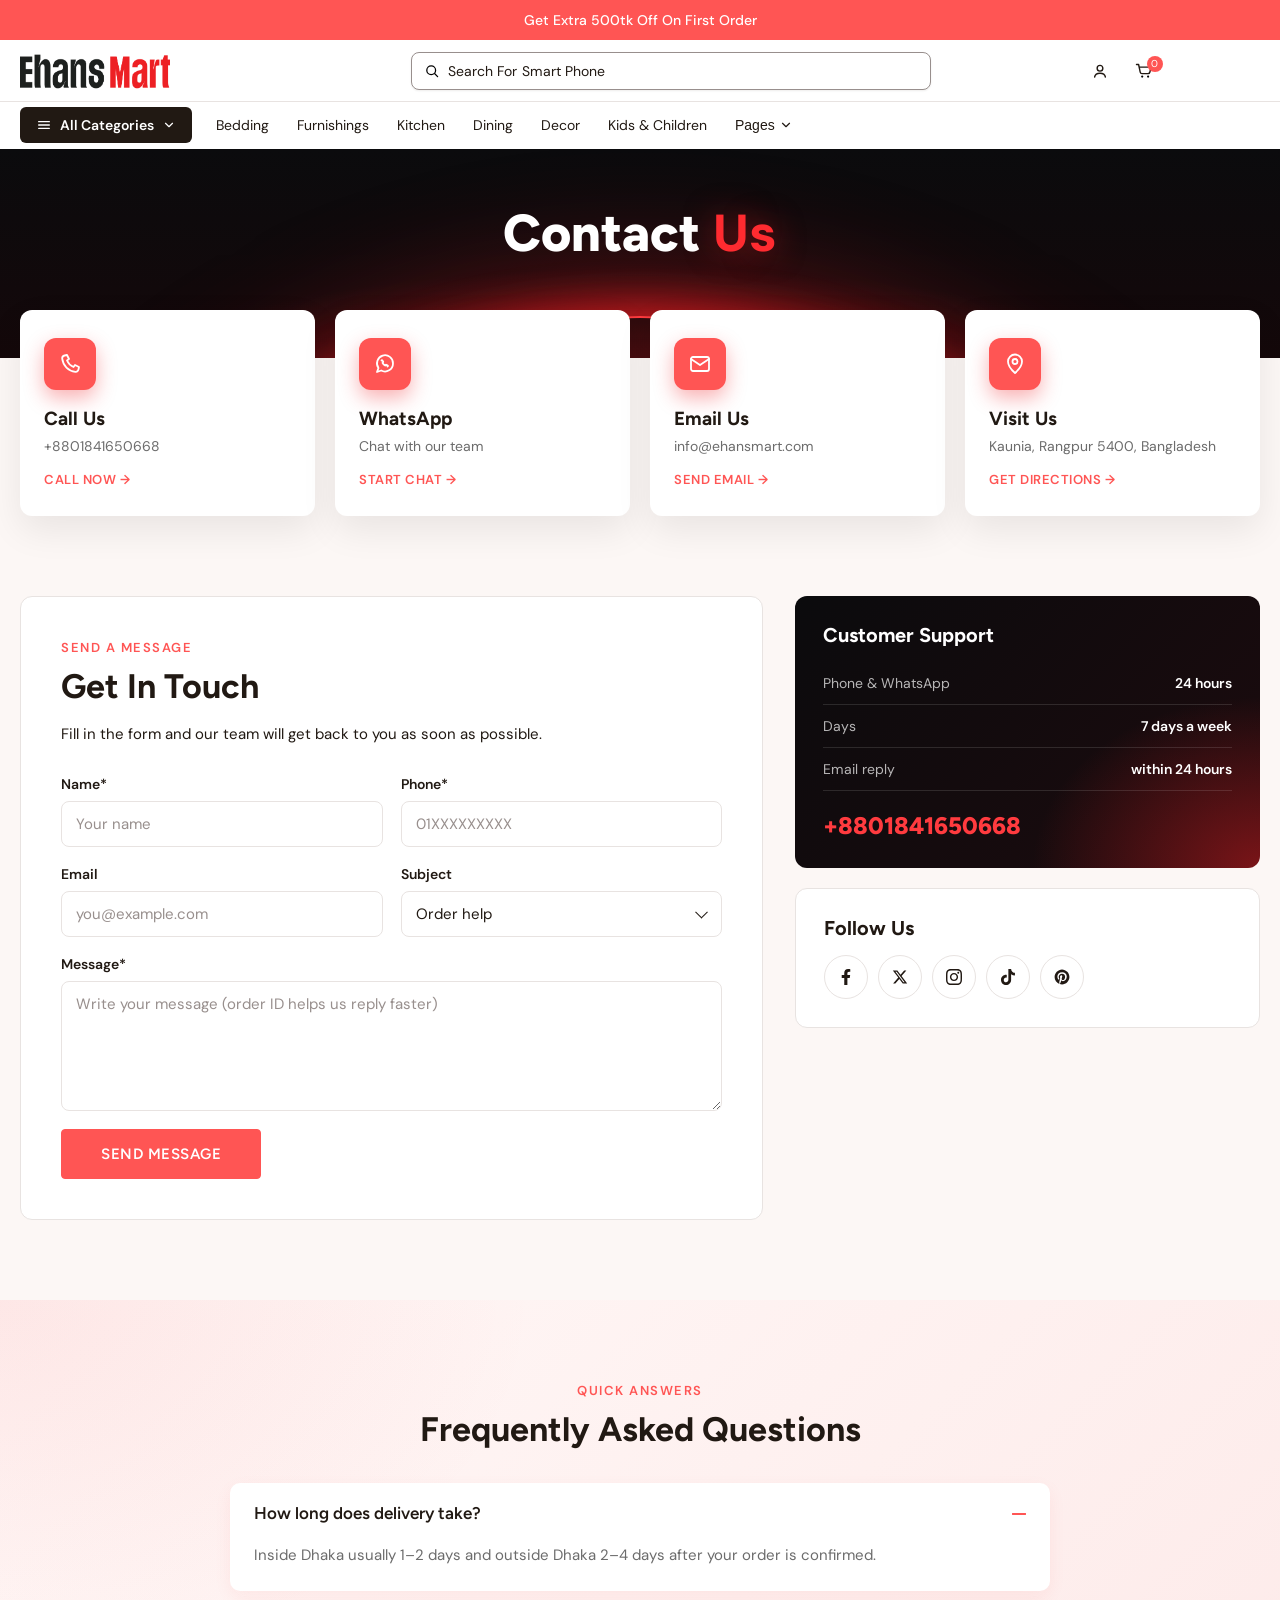
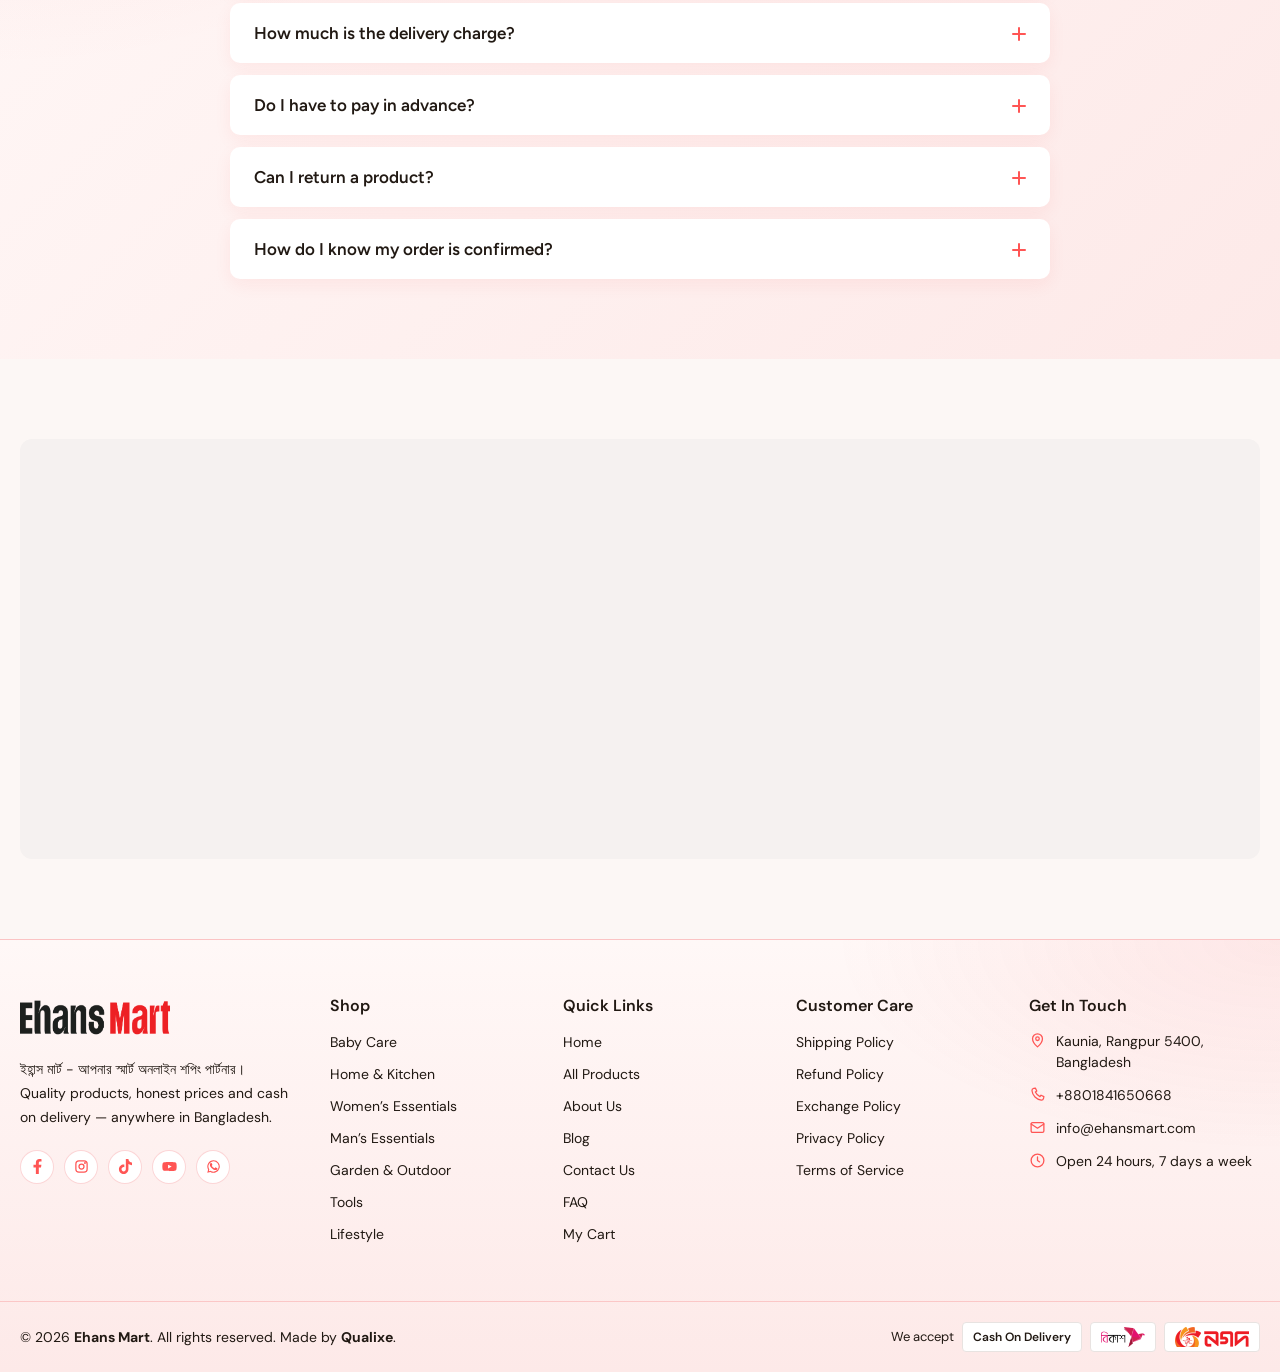
<file: contact.html>
<!DOCTYPE html>
<html lang="en">

<head>
	<meta charset="UTF-8">
	<meta name="viewport" content="width=device-width, initial-scale=1.0">
	<title>Ehans Mart | Contact Us</title>
	<!-- css link start -->
	<link rel="icon" href="./assets/images/ehans-mart-favicon.svg" type="image/svg+xml">
	<link rel="icon" href="./assets/images/ehans-mart-favicon-32.png" type="image/png" sizes="32x32">
	<link rel="apple-touch-icon" href="./assets/images/ehans-mart-apple-touch-icon.png">
	<link rel="stylesheet" href="./assets/css/app-menu-section.css">
	<link rel="stylesheet" href="./assets/css/footer.css">
	<link rel="stylesheet" href="./assets/css/card.css">
	<link rel="stylesheet" href="./assets/css/about-common.css">
	<link rel="stylesheet" href="./assets/css/about-hero-section.css">
	<link rel="stylesheet" href="./assets/css/contact-hero-section.css">
	<link rel="stylesheet" href="./assets/css/contact-info-section.css">
	<link rel="stylesheet" href="./assets/css/contact-section.css">
	<link rel="stylesheet" href="./assets/css/contact-faq-section.css">
	<link rel="stylesheet" href="./assets/css/contact-map-section.css">
	<link rel="stylesheet" href="./assets/css/header.css">
	<link rel="stylesheet" href="./assets/css/search-bar.css">
	<link rel="stylesheet" href="./assets/css/mobile-menu.css">
	<link rel="stylesheet" href="./assets/css/all-categories-menu.css">
	<link rel="stylesheet" href="./assets/css/nav-dropdown.css">
	<link rel="stylesheet" href="./assets/css/announcebar-section.css">
	<link rel="stylesheet" href="./assets/css/main.css">
	<link rel="stylesheet" href="./assets/css/cart-drawer.css">
	<!-- css link end -->
</head>

<body>
	<!-- announcebar-section start -->
	<section class="announcebar-section">
		<div class="container">
			<div class="announcebar-text">
				<p><a href="#!">get Extra 500tk off on first order</a></p>
			</div>
		</div>
	</section>
	<!-- announcebar-section end -->

	<!-- header start -->
	<header class="header home-nav-active">
		<div class="container">
			<nav class="navbar">
				<div class="navbar-left">
					<button class="hamburger app-menu-open" type="button" aria-label="open menu">
						<span class="hamburger-line"></span>
						<span class="hamburger-line"></span>
						<span class="hamburger-line"></span>
					</button>
					<div class="navbar-logo">
						<a href="index.html">
							<img src="./assets/images/ehans-mart-logo.png" alt="ehans-mart-logo">
						</a>
					</div>
				</div>
				<div class="navbar-search">
					<button class="search-open navbar-search-open-btn">
						<span class="icon">
							<svg viewBox="0 0 20 20" fill="none">
								<circle cx="9" cy="9" r="5.5" stroke="currentColor" stroke-width="1.6"></circle>
								<path d="M13.5 13.5L17 17" stroke="currentColor" stroke-width="1.6" stroke-linecap="round"></path>
							</svg>
						</span>
						<span class="text p">
							search for
							<span class="search-roller">
								<span class="search-roller-track">
									<span>smart phone</span>
									<span>home decoration</span>
									<span>gadgets</span>
								</span>
							</span>
						</span>
					</button>
				</div>
				<!-- search-bar popup start -->
				<div class="search-bar-wrap">
					<button class="search-bar-window-cls-btn"></button>
					<div class="search-bar">
						<div class="search-bar-top">
							<form class="search-form">
								<div class="search-field">
									<span class="icon">
										<svg viewBox="0 0 16 16" fill="none" aria-hidden="true">
											<path
												d="M7.33333 12.6667C10.2789 12.6667 12.6667 10.2789 12.6667 7.33333C12.6667 4.38781 10.2789 2 7.33333 2C4.38781 2 2 4.38781 2 7.33333C2 10.2789 4.38781 12.6667 7.33333 12.6667Z"
												stroke="currentColor" stroke-width="1.5" stroke-linecap="round" stroke-linejoin="round">
											</path>
											<path d="M14 14L11.1 11.1" stroke="currentColor" stroke-width="1.5" stroke-linecap="round"
												stroke-linejoin="round"></path>
										</svg>
									</span>
									<input type="search" class="search-input" placeholder="Search products..." autocomplete="off"
										aria-label="search products">
									<button class="search-input-clear" type="button" aria-label="clear search" hidden>
										<svg width="10" height="10" viewBox="0 0 18 18" fill="none" aria-hidden="true"><path d="M3 15L15 3M15 15L3 3" stroke="currentColor" stroke-width="2" stroke-linecap="round"></path></svg>
									</button>
								</div>
							</form>
							<button class="search-bar-close">
								<svg width="16" height="16" viewBox="0 0 10 10" fill="none" xmlns="http://www.w3.org/2000/svg">
									<path
										d="M9.85403 9.14653C9.90048 9.19298 9.93733 9.24813 9.96247 9.30883C9.98762 9.36953 10.0006 9.43458 10.0006 9.50028C10.0006 9.56598 9.98762 9.63103 9.96247 9.69173C9.93733 9.75242 9.90048 9.80757 9.85403 9.85403C9.80757 9.90048 9.75242 9.93733 9.69173 9.96247C9.63103 9.98762 9.56598 10.0006 9.50028 10.0006C9.43458 10.0006 9.36953 9.98762 9.30883 9.96247C9.24813 9.93733 9.19298 9.90048 9.14653 9.85403L5.00028 5.70715L0.854028 9.85403C0.760208 9.94785 0.63296 10.0006 0.500278 10.0006C0.367596 10.0006 0.240348 9.94785 0.146528 9.85403C0.0527077 9.76021 2.61548e-09 9.63296 0 9.50028C-2.61548e-09 9.3676 0.0527077 9.24035 0.146528 9.14653L4.2934 5.00028L0.146528 0.854028C0.0527077 0.760208 0 0.63296 0 0.500278C0 0.367596 0.0527077 0.240348 0.146528 0.146528C0.240348 0.0527077 0.367596 0 0.500278 0C0.63296 0 0.760208 0.0527077 0.854028 0.146528L5.00028 4.2934L9.14653 0.146528C9.24035 0.0527077 9.3676 -2.61548e-09 9.50028 0C9.63296 2.61548e-09 9.76021 0.0527077 9.85403 0.146528C9.94785 0.240348 10.0006 0.367596 10.0006 0.500278C10.0006 0.63296 9.94785 0.760208 9.85403 0.854028L5.70715 5.00028L9.85403 9.14653Z"
										fill="#0B0802"></path>
								</svg>
							</button>
						</div>
						<div class="search-bar-btm">
							<!-- default view: recent + popular + categories -->
							<div class="search-default">
								<div class="search-block search-recent" hidden>
									<div class="search-block-head">
										<p class="search-block-title">recent searches</p>
										<button class="search-recent-clear" type="button">clear</button>
									</div>
									<div class="search-tags search-recent-tags"></div>
								</div>
								<div class="search-block">
									<p class="search-block-title">popular searches</p>
									<div class="search-tags search-popular-tags"></div>
								</div>
								<div class="search-block">
									<p class="search-block-title">shop by category</p>
									<div class="search-categories"></div>
								</div>
							</div>
							<!-- results view -->
							<div class="search-results" hidden>
								<p class="search-results-count"></p>
								<div class="search-result-items" role="listbox"></div>
								<a href="collections.html" class="btn search-view-all">view all results</a>
							</div>
							<!-- no result view -->
							<div class="search-empty" hidden>
								<p class="search-empty-title">No products found</p>
								<p class="search-empty-text">Try a different word, or browse a popular search below.</p>
								<div class="search-tags search-empty-tags"></div>
							</div>
						</div>
					</div>
				</div>
				<!-- search-bar popup end -->
				<div class="navbar-icons">
					<button class="navbar-icon navbar-search-open-btn">
						<svg viewBox="0 0 20 20" fill="none" aria-hidden="true">
							<path
								d="M9.16667 15.8333C12.8486 15.8333 15.8333 12.8486 15.8333 9.16667C15.8333 5.48477 12.8486 2.5 9.16667 2.5C5.48477 2.5 2.5 5.48477 2.5 9.16667C2.5 12.8486 5.48477 15.8333 9.16667 15.8333Z"
								stroke="currentColor" stroke-width="1.5" stroke-linecap="round" stroke-linejoin="round"></path>
							<path d="M17.5 17.5L13.875 13.875" stroke="currentColor" stroke-width="1.5" stroke-linecap="round"
								stroke-linejoin="round"></path>
						</svg>
					</button>
					<a href="#!" class="navbar-icon">
						<svg viewBox="0 0 20 20" fill="none" aria-hidden="true">
							<path d="M10 10.1A2.85 2.85 0 1 0 10 4.4a2.85 2.85 0 0 0 0 5.7Z" stroke="currentColor" stroke-width="1.4">
							</path>
							<path d="M4.6 16c.45-2.25 2.48-3.7 5.4-3.7 2.92 0 4.95 1.45 5.4 3.7" stroke="currentColor"
								stroke-width="1.4" stroke-linecap="round"></path>
						</svg>
					</a>
					<button class="navbar-icon cart-drawer-open">
						<span class="cart-count">0</span>
						<svg viewBox="0 0 20 20" fill="none" aria-hidden="true">
							<path d="M2.5 3.5H4.6l1.6 7.7c.17.82.89 1.4 1.73 1.4h6.17c.82 0 1.53-.55 1.73-1.34l1.3-5.16H5.3"
								stroke="currentColor" stroke-width="1.4" stroke-linecap="round" stroke-linejoin="round"></path>
							<circle cx="8.2" cy="15.6" r="1.1" fill="currentColor"></circle>
							<circle cx="14.1" cy="15.6" r="1.1" fill="currentColor"></circle>
						</svg>
					</button>
				</div>
				<div class="navbar-link-area">
					<ul class="navbar-links">
						<!-- all-categories start -->
						<li class="navbar-link all-categories">
							<button type="button" class="all-categories-btn" aria-expanded="false" aria-controls="all-categories-menu">
								<svg viewBox="0 0 24 24" fill="none" stroke="currentColor" stroke-width="2" stroke-linecap="round"
									aria-hidden="true">
									<path d="M4 7h16M4 12h16M4 17h16" />
								</svg>
								<span>All Categories</span>
								<svg class="all-categories-btn-arrow" viewBox="0 0 24 24" fill="none" stroke="currentColor"
									stroke-width="2" stroke-linecap="round" stroke-linejoin="round" aria-hidden="true">
									<path d="m6 9 6 6 6-6" />
								</svg>
							</button>
							<div class="all-categories-menu" id="all-categories-menu">
								<ul class="all-categories-list">
								<li>
									<button type="button" class="all-categories-tab active" data-all-cat="baby-care">
										<span>Baby Care</span>
										<svg viewBox="0 0 24 24" fill="none" stroke="currentColor" stroke-width="2" stroke-linecap="round"
											stroke-linejoin="round" aria-hidden="true">
											<path d="m9 6 6 6-6 6" />
										</svg>
									</button>
								</li>
								<li>
									<button type="button" class="all-categories-tab" data-all-cat="baby-safety">
										<span>Baby Safety</span>
										<svg viewBox="0 0 24 24" fill="none" stroke="currentColor" stroke-width="2" stroke-linecap="round"
											stroke-linejoin="round" aria-hidden="true">
											<path d="m9 6 6 6-6 6" />
										</svg>
									</button>
								</li>
								<li>
									<button type="button" class="all-categories-tab" data-all-cat="home-kitchen">
										<span>Home &amp; Kitchen</span>
										<svg viewBox="0 0 24 24" fill="none" stroke="currentColor" stroke-width="2" stroke-linecap="round"
											stroke-linejoin="round" aria-hidden="true">
											<path d="m9 6 6 6-6 6" />
										</svg>
									</button>
								</li>
								<li>
									<button type="button" class="all-categories-tab" data-all-cat="womens-essentials">
										<span>Women’s Essentials</span>
										<svg viewBox="0 0 24 24" fill="none" stroke="currentColor" stroke-width="2" stroke-linecap="round"
											stroke-linejoin="round" aria-hidden="true">
											<path d="m9 6 6 6-6 6" />
										</svg>
									</button>
								</li>
								<li>
									<button type="button" class="all-categories-tab" data-all-cat="hair-accessories">
										<span>Hair Accessories</span>
										<svg viewBox="0 0 24 24" fill="none" stroke="currentColor" stroke-width="2" stroke-linecap="round"
											stroke-linejoin="round" aria-hidden="true">
											<path d="m9 6 6 6-6 6" />
										</svg>
									</button>
								</li>
								<li>
									<button type="button" class="all-categories-tab" data-all-cat="mens-essentials">
										<span>Man’s Essentials</span>
										<svg viewBox="0 0 24 24" fill="none" stroke="currentColor" stroke-width="2" stroke-linecap="round"
											stroke-linejoin="round" aria-hidden="true">
											<path d="m9 6 6 6-6 6" />
										</svg>
									</button>
								</li>
								<li>
									<button type="button" class="all-categories-tab" data-all-cat="garden-outdoor">
										<span>Garden &amp; Outdoor</span>
										<svg viewBox="0 0 24 24" fill="none" stroke="currentColor" stroke-width="2" stroke-linecap="round"
											stroke-linejoin="round" aria-hidden="true">
											<path d="m9 6 6 6-6 6" />
										</svg>
									</button>
								</li>
								<li>
									<button type="button" class="all-categories-tab" data-all-cat="tools">
										<span>Tools</span>
										<svg viewBox="0 0 24 24" fill="none" stroke="currentColor" stroke-width="2" stroke-linecap="round"
											stroke-linejoin="round" aria-hidden="true">
											<path d="m9 6 6 6-6 6" />
										</svg>
									</button>
								</li>
								<li>
									<button type="button" class="all-categories-tab" data-all-cat="lifestyle">
										<span>Lifestyle</span>
										<svg viewBox="0 0 24 24" fill="none" stroke="currentColor" stroke-width="2" stroke-linecap="round"
											stroke-linejoin="round" aria-hidden="true">
											<path d="m9 6 6 6-6 6" />
										</svg>
									</button>
								</li>
								</ul>
								<div class="all-categories-panels">
								<div class="all-categories-panel active" data-all-cat="baby-care">
									<div class="all-categories-content">
										<div class="all-categories-head">
											<p class="all-categories-title">Baby Care</p>
											<a href="collections.html" class="all-categories-view">view all <span aria-hidden="true">→</span></a>
										</div>
										<ul class="all-categories-links">
											<li><a href="collections.html">Baby Caps &amp; Hats</a></li>
											<li><a href="collections.html">Baby Carriers</a></li>
											<li><a href="collections.html">Tiffin Boxes</a></li>
											<li><a href="collections.html">Sun Hats</a></li>
											<li><a href="collections.html">Feeding Essentials</a></li>
											<li><a href="collections.html">Baby Clothing</a></li>
											<li><a href="collections.html">Bath &amp; Skin Care</a></li>
											<li><a href="collections.html">Baby Toys</a></li>
											<li><a href="collections.html">Diaper Bags</a></li>
										</ul>
									</div>
									<a href="collections.html" class="all-categories-promo">
										<img src="./assets/images/category-baby-care.jpg" alt="Baby Care" loading="lazy">
										<span class="all-categories-promo-content">
											<span class="all-categories-promo-label">explore</span>
											<span class="all-categories-promo-title">Baby Care</span>
											<span class="all-categories-promo-text">Soft, safe and useful picks for your little one — from caps to tiffin boxes.</span>
											<span class="all-categories-promo-btn">shop now <span aria-hidden="true">→</span></span>
											<span class="all-categories-promo-features">
												<span>
													<svg viewBox="0 0 24 24" fill="none" stroke="currentColor" stroke-width="1.8"
														stroke-linecap="round" stroke-linejoin="round" aria-hidden="true">
														<rect x="2.5" y="6" width="19" height="12" rx="2" />
														<circle cx="12" cy="12" r="2.5" />
													</svg>
													100% Cash on Delivery
												</span>
												<span>
													<svg viewBox="0 0 24 24" fill="none" stroke="currentColor" stroke-width="1.8"
														stroke-linecap="round" stroke-linejoin="round" aria-hidden="true">
														<path d="M3 7h11v9H3zM14 10h4l3 3v3h-7" />
														<circle cx="7" cy="17.5" r="1.8" />
														<circle cx="17" cy="17.5" r="1.8" />
													</svg>
													Fast home delivery
												</span>
											</span>
										</span>
									</a>
								</div>
								<div class="all-categories-panel" data-all-cat="baby-safety">
									<div class="all-categories-content">
										<div class="all-categories-head">
											<p class="all-categories-title">Baby Safety</p>
											<a href="collections.html" class="all-categories-view">view all <span aria-hidden="true">→</span></a>
										</div>
										<ul class="all-categories-links">
											<li><a href="collections.html">Safety Helmets</a></li>
											<li><a href="collections.html">Riding Safety Belts</a></li>
											<li><a href="collections.html">Fridge Child Locks</a></li>
											<li><a href="collections.html">Cabinet Locks</a></li>
											<li><a href="collections.html">Drawer Locks</a></li>
											<li><a href="collections.html">Corner Guards</a></li>
											<li><a href="collections.html">Door Stoppers</a></li>
											<li><a href="collections.html">Socket Covers</a></li>
											<li><a href="collections.html">Safety Gates</a></li>
										</ul>
									</div>
									<a href="collections.html" class="all-categories-promo">
										<img src="./assets/images/category-baby-safety.jpg" alt="Baby Safety" loading="lazy">
										<span class="all-categories-promo-content">
											<span class="all-categories-promo-label">explore</span>
											<span class="all-categories-promo-title">Baby Safety</span>
											<span class="all-categories-promo-text">Child locks, helmets and belts that keep curious kids safe at home and on the road.</span>
											<span class="all-categories-promo-btn">shop now <span aria-hidden="true">→</span></span>
											<span class="all-categories-promo-features">
												<span>
													<svg viewBox="0 0 24 24" fill="none" stroke="currentColor" stroke-width="1.8"
														stroke-linecap="round" stroke-linejoin="round" aria-hidden="true">
														<rect x="2.5" y="6" width="19" height="12" rx="2" />
														<circle cx="12" cy="12" r="2.5" />
													</svg>
													100% Cash on Delivery
												</span>
												<span>
													<svg viewBox="0 0 24 24" fill="none" stroke="currentColor" stroke-width="1.8"
														stroke-linecap="round" stroke-linejoin="round" aria-hidden="true">
														<path d="M3 7h11v9H3zM14 10h4l3 3v3h-7" />
														<circle cx="7" cy="17.5" r="1.8" />
														<circle cx="17" cy="17.5" r="1.8" />
													</svg>
													Fast home delivery
												</span>
											</span>
										</span>
									</a>
								</div>
								<div class="all-categories-panel" data-all-cat="home-kitchen">
									<div class="all-categories-content">
										<div class="all-categories-head">
											<p class="all-categories-title">Home &amp; Kitchen</p>
											<a href="collections.html" class="all-categories-view">view all <span aria-hidden="true">→</span></a>
										</div>
										<ul class="all-categories-links">
											<li><a href="collections.html">Kitchen Aprons</a></li>
											<li><a href="collections.html">Oil Dispensers</a></li>
											<li><a href="collections.html">Cleaning Sprays</a></li>
											<li><a href="collections.html">Dish Washing Gloves</a></li>
											<li><a href="collections.html">Drawer Organizers</a></li>
											<li><a href="collections.html">Fridge Covers</a></li>
											<li><a href="collections.html">Door Foam</a></li>
											<li><a href="collections.html">Door Closers</a></li>
											<li><a href="collections.html">Magic Erasers</a></li>
											<li><a href="collections.html">Mouse Traps</a></li>
											<li><a href="collections.html">Furniture Polish</a></li>
											<li><a href="collections.html">Kitchen Face Shields</a></li>
										</ul>
									</div>
									<a href="collections.html" class="all-categories-promo">
										<img src="./assets/images/category-home-kitchen.jpg" alt="Home and Kitchen" loading="lazy">
										<span class="all-categories-promo-content">
											<span class="all-categories-promo-label">explore</span>
											<span class="all-categories-promo-title">Home &amp; Kitchen</span>
											<span class="all-categories-promo-text">Smart tools that make cooking, cleaning and organizing easier every day.</span>
											<span class="all-categories-promo-btn">shop now <span aria-hidden="true">→</span></span>
											<span class="all-categories-promo-features">
												<span>
													<svg viewBox="0 0 24 24" fill="none" stroke="currentColor" stroke-width="1.8"
														stroke-linecap="round" stroke-linejoin="round" aria-hidden="true">
														<rect x="2.5" y="6" width="19" height="12" rx="2" />
														<circle cx="12" cy="12" r="2.5" />
													</svg>
													100% Cash on Delivery
												</span>
												<span>
													<svg viewBox="0 0 24 24" fill="none" stroke="currentColor" stroke-width="1.8"
														stroke-linecap="round" stroke-linejoin="round" aria-hidden="true">
														<path d="M3 7h11v9H3zM14 10h4l3 3v3h-7" />
														<circle cx="7" cy="17.5" r="1.8" />
														<circle cx="17" cy="17.5" r="1.8" />
													</svg>
													Fast home delivery
												</span>
											</span>
										</span>
									</a>
								</div>
								<div class="all-categories-panel" data-all-cat="womens-essentials">
									<div class="all-categories-content">
										<div class="all-categories-head">
											<p class="all-categories-title">Women’s Essentials</p>
											<a href="collections.html" class="all-categories-view">view all <span aria-hidden="true">→</span></a>
										</div>
										<ul class="all-categories-links">
											<li><a href="collections.html">Face Masks</a></li>
											<li><a href="collections.html">Facial Hair Removers</a></li>
											<li><a href="collections.html">Earring Supports</a></li>
											<li><a href="collections.html">Clothing Tag Guns</a></li>
											<li><a href="collections.html">Beauty Tools</a></li>
											<li><a href="collections.html">Skin Care</a></li>
											<li><a href="collections.html">Makeup Organizers</a></li>
											<li><a href="collections.html">Handbag Accessories</a></li>
											<li><a href="collections.html">Personal Care</a></li>
										</ul>
									</div>
									<a href="collections.html" class="all-categories-promo">
										<img src="./assets/images/category-womens-essentials.jpg" alt="Women’s Essentials" loading="lazy">
										<span class="all-categories-promo-content">
											<span class="all-categories-promo-label">explore</span>
											<span class="all-categories-promo-title">Women’s Essentials</span>
											<span class="all-categories-promo-text">Beauty and daily-care helpers loved by thousands of customers.</span>
											<span class="all-categories-promo-btn">shop now <span aria-hidden="true">→</span></span>
											<span class="all-categories-promo-features">
												<span>
													<svg viewBox="0 0 24 24" fill="none" stroke="currentColor" stroke-width="1.8"
														stroke-linecap="round" stroke-linejoin="round" aria-hidden="true">
														<rect x="2.5" y="6" width="19" height="12" rx="2" />
														<circle cx="12" cy="12" r="2.5" />
													</svg>
													100% Cash on Delivery
												</span>
												<span>
													<svg viewBox="0 0 24 24" fill="none" stroke="currentColor" stroke-width="1.8"
														stroke-linecap="round" stroke-linejoin="round" aria-hidden="true">
														<path d="M3 7h11v9H3zM14 10h4l3 3v3h-7" />
														<circle cx="7" cy="17.5" r="1.8" />
														<circle cx="17" cy="17.5" r="1.8" />
													</svg>
													Fast home delivery
												</span>
											</span>
										</span>
									</a>
								</div>
								<div class="all-categories-panel" data-all-cat="hair-accessories">
									<div class="all-categories-content">
										<div class="all-categories-head">
											<p class="all-categories-title">Hair Accessories</p>
											<a href="collections.html" class="all-categories-view">view all <span aria-hidden="true">→</span></a>
										</div>
										<ul class="all-categories-links">
											<li><a href="collections.html">Bow Hair Clips</a></li>
											<li><a href="collections.html">Spring Clips</a></li>
											<li><a href="collections.html">Butterfly Clips</a></li>
											<li><a href="collections.html">Tassel Hairpins</a></li>
											<li><a href="collections.html">Princess Clips</a></li>
											<li><a href="collections.html">Hair Oil Combs</a></li>
											<li><a href="collections.html">Hair Bands</a></li>
											<li><a href="collections.html">Scrunchies</a></li>
											<li><a href="collections.html">Kids Hair Clips</a></li>
										</ul>
									</div>
									<a href="collections.html" class="all-categories-promo">
										<img src="./assets/images/category-hair-accessories.jpg" alt="Hair Accessories" loading="lazy">
										<span class="all-categories-promo-content">
											<span class="all-categories-promo-label">explore</span>
											<span class="all-categories-promo-title">Hair Accessories</span>
											<span class="all-categories-promo-text">Cute bows, clips and pins for school, parties and every day.</span>
											<span class="all-categories-promo-btn">shop now <span aria-hidden="true">→</span></span>
											<span class="all-categories-promo-features">
												<span>
													<svg viewBox="0 0 24 24" fill="none" stroke="currentColor" stroke-width="1.8"
														stroke-linecap="round" stroke-linejoin="round" aria-hidden="true">
														<rect x="2.5" y="6" width="19" height="12" rx="2" />
														<circle cx="12" cy="12" r="2.5" />
													</svg>
													100% Cash on Delivery
												</span>
												<span>
													<svg viewBox="0 0 24 24" fill="none" stroke="currentColor" stroke-width="1.8"
														stroke-linecap="round" stroke-linejoin="round" aria-hidden="true">
														<path d="M3 7h11v9H3zM14 10h4l3 3v3h-7" />
														<circle cx="7" cy="17.5" r="1.8" />
														<circle cx="17" cy="17.5" r="1.8" />
													</svg>
													Fast home delivery
												</span>
											</span>
										</span>
									</a>
								</div>
								<div class="all-categories-panel" data-all-cat="mens-essentials">
									<div class="all-categories-content">
										<div class="all-categories-head">
											<p class="all-categories-title">Man’s Essentials</p>
											<a href="collections.html" class="all-categories-view">view all <span aria-hidden="true">→</span></a>
										</div>
										<ul class="all-categories-links">
											<li><a href="collections.html">White Hair Cover</a></li>
											<li><a href="collections.html">Grooming Tools</a></li>
											<li><a href="collections.html">Beard Care</a></li>
											<li><a href="collections.html">Hair Care</a></li>
											<li><a href="collections.html">Wallets</a></li>
											<li><a href="collections.html">Personal Care</a></li>
										</ul>
									</div>
									<a href="collections.html" class="all-categories-promo">
										<img src="./assets/images/category-mens-essentials.jpg" alt="Man’s Essentials" loading="lazy">
										<span class="all-categories-promo-content">
											<span class="all-categories-promo-label">explore</span>
											<span class="all-categories-promo-title">Man’s Essentials</span>
											<span class="all-categories-promo-text">Simple grooming and daily essentials made for men.</span>
											<span class="all-categories-promo-btn">shop now <span aria-hidden="true">→</span></span>
											<span class="all-categories-promo-features">
												<span>
													<svg viewBox="0 0 24 24" fill="none" stroke="currentColor" stroke-width="1.8"
														stroke-linecap="round" stroke-linejoin="round" aria-hidden="true">
														<rect x="2.5" y="6" width="19" height="12" rx="2" />
														<circle cx="12" cy="12" r="2.5" />
													</svg>
													100% Cash on Delivery
												</span>
												<span>
													<svg viewBox="0 0 24 24" fill="none" stroke="currentColor" stroke-width="1.8"
														stroke-linecap="round" stroke-linejoin="round" aria-hidden="true">
														<path d="M3 7h11v9H3zM14 10h4l3 3v3h-7" />
														<circle cx="7" cy="17.5" r="1.8" />
														<circle cx="17" cy="17.5" r="1.8" />
													</svg>
													Fast home delivery
												</span>
											</span>
										</span>
									</a>
								</div>
								<div class="all-categories-panel" data-all-cat="garden-outdoor">
									<div class="all-categories-content">
										<div class="all-categories-head">
											<p class="all-categories-title">Garden &amp; Outdoor</p>
											<a href="collections.html" class="all-categories-view">view all <span aria-hidden="true">→</span></a>
										</div>
										<ul class="all-categories-links">
											<li><a href="collections.html">Branch Cutters</a></li>
											<li><a href="collections.html">Pruning Tools</a></li>
											<li><a href="collections.html">Garden Gloves</a></li>
											<li><a href="collections.html">Plant Care</a></li>
											<li><a href="collections.html">Watering Tools</a></li>
											<li><a href="collections.html">Outdoor Essentials</a></li>
										</ul>
									</div>
									<a href="collections.html" class="all-categories-promo">
										<img src="./assets/images/category-garden-outdoor.jpg" alt="Garden and Outdoor" loading="lazy">
										<span class="all-categories-promo-content">
											<span class="all-categories-promo-label">explore</span>
											<span class="all-categories-promo-title">Garden &amp; Outdoor</span>
											<span class="all-categories-promo-text">Easy tools to keep your plants, roof garden and balcony healthy.</span>
											<span class="all-categories-promo-btn">shop now <span aria-hidden="true">→</span></span>
											<span class="all-categories-promo-features">
												<span>
													<svg viewBox="0 0 24 24" fill="none" stroke="currentColor" stroke-width="1.8"
														stroke-linecap="round" stroke-linejoin="round" aria-hidden="true">
														<rect x="2.5" y="6" width="19" height="12" rx="2" />
														<circle cx="12" cy="12" r="2.5" />
													</svg>
													100% Cash on Delivery
												</span>
												<span>
													<svg viewBox="0 0 24 24" fill="none" stroke="currentColor" stroke-width="1.8"
														stroke-linecap="round" stroke-linejoin="round" aria-hidden="true">
														<path d="M3 7h11v9H3zM14 10h4l3 3v3h-7" />
														<circle cx="7" cy="17.5" r="1.8" />
														<circle cx="17" cy="17.5" r="1.8" />
													</svg>
													Fast home delivery
												</span>
											</span>
										</span>
									</a>
								</div>
								<div class="all-categories-panel" data-all-cat="tools">
									<div class="all-categories-content">
										<div class="all-categories-head">
											<p class="all-categories-title">Tools</p>
											<a href="collections.html" class="all-categories-view">view all <span aria-hidden="true">→</span></a>
										</div>
										<ul class="all-categories-links">
											<li><a href="collections.html">Hand Tools</a></li>
											<li><a href="collections.html">Cutting Tools</a></li>
											<li><a href="collections.html">Measuring Tools</a></li>
											<li><a href="collections.html">Repair Kits</a></li>
											<li><a href="collections.html">Tool Organizers</a></li>
											<li><a href="collections.html">DIY Essentials</a></li>
										</ul>
									</div>
									<a href="collections.html" class="all-categories-promo">
										<img src="./assets/images/category-tools.jpg" alt="Tools" loading="lazy">
										<span class="all-categories-promo-content">
											<span class="all-categories-promo-label">explore</span>
											<span class="all-categories-promo-title">Tools</span>
											<span class="all-categories-promo-text">Handy tools for small repairs and everyday jobs around the house.</span>
											<span class="all-categories-promo-btn">shop now <span aria-hidden="true">→</span></span>
											<span class="all-categories-promo-features">
												<span>
													<svg viewBox="0 0 24 24" fill="none" stroke="currentColor" stroke-width="1.8"
														stroke-linecap="round" stroke-linejoin="round" aria-hidden="true">
														<rect x="2.5" y="6" width="19" height="12" rx="2" />
														<circle cx="12" cy="12" r="2.5" />
													</svg>
													100% Cash on Delivery
												</span>
												<span>
													<svg viewBox="0 0 24 24" fill="none" stroke="currentColor" stroke-width="1.8"
														stroke-linecap="round" stroke-linejoin="round" aria-hidden="true">
														<path d="M3 7h11v9H3zM14 10h4l3 3v3h-7" />
														<circle cx="7" cy="17.5" r="1.8" />
														<circle cx="17" cy="17.5" r="1.8" />
													</svg>
													Fast home delivery
												</span>
											</span>
										</span>
									</a>
								</div>
								<div class="all-categories-panel" data-all-cat="lifestyle">
									<div class="all-categories-content">
										<div class="all-categories-head">
											<p class="all-categories-title">Lifestyle</p>
											<a href="collections.html" class="all-categories-view">view all <span aria-hidden="true">→</span></a>
										</div>
										<ul class="all-categories-links">
											<li><a href="collections.html">Travel Accessories</a></li>
											<li><a href="collections.html">Storage &amp; Organizers</a></li>
											<li><a href="collections.html">Gift Items</a></li>
											<li><a href="collections.html">Daily Essentials</a></li>
											<li><a href="collections.html">Home Decor</a></li>
											<li><a href="collections.html">Gadget Accessories</a></li>
										</ul>
									</div>
									<a href="collections.html" class="all-categories-promo">
										<img src="./assets/images/category-lifestyle.jpg" alt="Lifestyle" loading="lazy">
										<span class="all-categories-promo-content">
											<span class="all-categories-promo-label">explore</span>
											<span class="all-categories-promo-title">Lifestyle</span>
											<span class="all-categories-promo-text">Useful everyday products that make life a little smarter.</span>
											<span class="all-categories-promo-btn">shop now <span aria-hidden="true">→</span></span>
											<span class="all-categories-promo-features">
												<span>
													<svg viewBox="0 0 24 24" fill="none" stroke="currentColor" stroke-width="1.8"
														stroke-linecap="round" stroke-linejoin="round" aria-hidden="true">
														<rect x="2.5" y="6" width="19" height="12" rx="2" />
														<circle cx="12" cy="12" r="2.5" />
													</svg>
													100% Cash on Delivery
												</span>
												<span>
													<svg viewBox="0 0 24 24" fill="none" stroke="currentColor" stroke-width="1.8"
														stroke-linecap="round" stroke-linejoin="round" aria-hidden="true">
														<path d="M3 7h11v9H3zM14 10h4l3 3v3h-7" />
														<circle cx="7" cy="17.5" r="1.8" />
														<circle cx="17" cy="17.5" r="1.8" />
													</svg>
													Fast home delivery
												</span>
											</span>
										</span>
									</a>
								</div>
								</div>
							</div>
						</li>
						<!-- all-categories end -->
						<li class="navbar-link">
							<p class="navbar-link-btn">bedding</p>
							<div class="megamenu">
								<div class="megamenu-items">
									<div class="megamenu-item">
										<h6 class="megamenu-item-title">Bedsheets By Design</h6>
										<ul>
											<li>
												<a href="#!">Abstract Bedsheets</a>
											</li>
											<li>
												<a href="#!">Solid Bedsheets</a>
											</li>
											<li>
												<a href="#!">Floral Bedsheets</a>
											</li>
											<li>
												<a href="#!">Geometric Bedsheets</a>
											</li>
											<li>
												<a href="#!">Fabulous Indian Prints</a>
											</li>
											<li>
												<a href="#!">Kids Bedsheets</a>
											</li>
										</ul>
									</div>
									<div class="megamenu-item">
										<h6 class="megamenu-item-title">Bedsheets By Design</h6>
										<ul>
											<li>
												<a href="#!">Abstract Bedsheets</a>
											</li>
											<li>
												<a href="#!">Solid Bedsheets</a>
											</li>
											<li>
												<a href="#!">Floral Bedsheets</a>
											</li>
											<li>
												<a href="#!">Geometric Bedsheets</a>
											</li>
											<li>
												<a href="#!">Fabulous Indian Prints</a>
											</li>
											<li>
												<a href="#!">Kids Bedsheets</a>
											</li>
										</ul>
									</div>
									<div class="megamenu-item">
										<h6 class="megamenu-item-title">Bedsheets By Design</h6>
										<ul>
											<li>
												<a href="#!">Abstract Bedsheets</a>
											</li>
											<li>
												<a href="#!">Solid Bedsheets</a>
											</li>
											<li>
												<a href="#!">Floral Bedsheets</a>
											</li>
											<li>
												<a href="#!">Geometric Bedsheets</a>
											</li>
											<li>
												<a href="#!">Fabulous Indian Prints</a>
											</li>
											<li>
												<a href="#!">Kids Bedsheets</a>
											</li>
										</ul>
									</div>
									<div class="megamenu-item">
										<h6 class="megamenu-item-title">Bedsheets By Design</h6>
										<ul>
											<li>
												<a href="#!">Abstract Bedsheets</a>
											</li>
											<li>
												<a href="#!">Solid Bedsheets</a>
											</li>
											<li>
												<a href="#!">Floral Bedsheets</a>
											</li>
											<li>
												<a href="#!">Geometric Bedsheets</a>
											</li>
											<li>
												<a href="#!">Fabulous Indian Prints</a>
											</li>
											<li>
												<a href="#!">Kids Bedsheets</a>
											</li>
										</ul>
									</div>
									<div class="megamenu-item">
										<h6 class="megamenu-item-title">Bedsheets By Design</h6>
										<ul>
											<li>
												<a href="#!">Abstract Bedsheets</a>
											</li>
											<li>
												<a href="#!">Solid Bedsheets</a>
											</li>
											<li>
												<a href="#!">Floral Bedsheets</a>
											</li>
											<li>
												<a href="#!">Geometric Bedsheets</a>
											</li>
											<li>
												<a href="#!">Fabulous Indian Prints</a>
											</li>
											<li>
												<a href="#!">Kids Bedsheets</a>
											</li>
										</ul>
									</div>
								</div>
							</div>
						</li>
						<li class="navbar-link">
							<p class="navbar-link-btn">Furnishings</p>
							<div class="megamenu">
								<div class="megamenu-items">
									<div class="megamenu-item">
										<h6 class="megamenu-item-title">Bedsheets By Design</h6>
										<ul>
											<li>
												<a href="#!">Abstract Bedsheets</a>
											</li>
											<li>
												<a href="#!">Solid Bedsheets</a>
											</li>
											<li>
												<a href="#!">Floral Bedsheets</a>
											</li>
											<li>
												<a href="#!">Geometric Bedsheets</a>
											</li>
											<li>
												<a href="#!">Fabulous Indian Prints</a>
											</li>
											<li>
												<a href="#!">Kids Bedsheets</a>
											</li>
										</ul>
									</div>
									<div class="megamenu-item">
										<h6 class="megamenu-item-title">Bedsheets By Design</h6>
										<ul>
											<li>
												<a href="#!">Abstract Bedsheets</a>
											</li>
											<li>
												<a href="#!">Solid Bedsheets</a>
											</li>
											<li>
												<a href="#!">Floral Bedsheets</a>
											</li>
											<li>
												<a href="#!">Geometric Bedsheets</a>
											</li>
											<li>
												<a href="#!">Fabulous Indian Prints</a>
											</li>
											<li>
												<a href="#!">Kids Bedsheets</a>
											</li>
										</ul>
									</div>
									<div class="megamenu-item">
										<h6 class="megamenu-item-title">Bedsheets By Design</h6>
										<ul>
											<li>
												<a href="#!">Abstract Bedsheets</a>
											</li>
											<li>
												<a href="#!">Solid Bedsheets</a>
											</li>
											<li>
												<a href="#!">Floral Bedsheets</a>
											</li>
											<li>
												<a href="#!">Geometric Bedsheets</a>
											</li>
											<li>
												<a href="#!">Fabulous Indian Prints</a>
											</li>
											<li>
												<a href="#!">Kids Bedsheets</a>
											</li>
										</ul>
									</div>
									<div class="megamenu-item">
										<h6 class="megamenu-item-title">Bedsheets By Design</h6>
										<ul>
											<li>
												<a href="#!">Abstract Bedsheets</a>
											</li>
											<li>
												<a href="#!">Solid Bedsheets</a>
											</li>
											<li>
												<a href="#!">Floral Bedsheets</a>
											</li>
											<li>
												<a href="#!">Geometric Bedsheets</a>
											</li>
											<li>
												<a href="#!">Fabulous Indian Prints</a>
											</li>
											<li>
												<a href="#!">Kids Bedsheets</a>
											</li>
										</ul>
									</div>
									<div class="megamenu-item">
										<h6 class="megamenu-item-title">Bedsheets By Design</h6>
										<ul>
											<li>
												<a href="#!">Abstract Bedsheets</a>
											</li>
											<li>
												<a href="#!">Solid Bedsheets</a>
											</li>
											<li>
												<a href="#!">Floral Bedsheets</a>
											</li>
											<li>
												<a href="#!">Geometric Bedsheets</a>
											</li>
											<li>
												<a href="#!">Fabulous Indian Prints</a>
											</li>
											<li>
												<a href="#!">Kids Bedsheets</a>
											</li>
										</ul>
									</div>
								</div>
							</div>
						</li>
						<li class="navbar-link">
							<p class="navbar-link-btn">Kitchen</p>
							<div class="megamenu">
								<div class="megamenu-items">
									<div class="megamenu-item">
										<h6 class="megamenu-item-title">Bedsheets By Design</h6>
										<ul>
											<li>
												<a href="#!">Abstract Bedsheets</a>
											</li>
											<li>
												<a href="#!">Solid Bedsheets</a>
											</li>
											<li>
												<a href="#!">Floral Bedsheets</a>
											</li>
											<li>
												<a href="#!">Geometric Bedsheets</a>
											</li>
											<li>
												<a href="#!">Fabulous Indian Prints</a>
											</li>
											<li>
												<a href="#!">Kids Bedsheets</a>
											</li>
										</ul>
									</div>
									<div class="megamenu-item">
										<h6 class="megamenu-item-title">Bedsheets By Design</h6>
										<ul>
											<li>
												<a href="#!">Abstract Bedsheets</a>
											</li>
											<li>
												<a href="#!">Solid Bedsheets</a>
											</li>
											<li>
												<a href="#!">Floral Bedsheets</a>
											</li>
											<li>
												<a href="#!">Geometric Bedsheets</a>
											</li>
											<li>
												<a href="#!">Fabulous Indian Prints</a>
											</li>
											<li>
												<a href="#!">Kids Bedsheets</a>
											</li>
										</ul>
									</div>
									<div class="megamenu-item">
										<h6 class="megamenu-item-title">Bedsheets By Design</h6>
										<ul>
											<li>
												<a href="#!">Abstract Bedsheets</a>
											</li>
											<li>
												<a href="#!">Solid Bedsheets</a>
											</li>
											<li>
												<a href="#!">Floral Bedsheets</a>
											</li>
											<li>
												<a href="#!">Geometric Bedsheets</a>
											</li>
											<li>
												<a href="#!">Fabulous Indian Prints</a>
											</li>
											<li>
												<a href="#!">Kids Bedsheets</a>
											</li>
										</ul>
									</div>
									<div class="megamenu-item">
										<h6 class="megamenu-item-title">Bedsheets By Design</h6>
										<ul>
											<li>
												<a href="#!">Abstract Bedsheets</a>
											</li>
											<li>
												<a href="#!">Solid Bedsheets</a>
											</li>
											<li>
												<a href="#!">Floral Bedsheets</a>
											</li>
											<li>
												<a href="#!">Geometric Bedsheets</a>
											</li>
											<li>
												<a href="#!">Fabulous Indian Prints</a>
											</li>
											<li>
												<a href="#!">Kids Bedsheets</a>
											</li>
										</ul>
									</div>
									<div class="megamenu-item">
										<h6 class="megamenu-item-title">Bedsheets By Design</h6>
										<ul>
											<li>
												<a href="#!">Abstract Bedsheets</a>
											</li>
											<li>
												<a href="#!">Solid Bedsheets</a>
											</li>
											<li>
												<a href="#!">Floral Bedsheets</a>
											</li>
											<li>
												<a href="#!">Geometric Bedsheets</a>
											</li>
											<li>
												<a href="#!">Fabulous Indian Prints</a>
											</li>
											<li>
												<a href="#!">Kids Bedsheets</a>
											</li>
										</ul>
									</div>
								</div>
							</div>
						</li>
						<li class="navbar-link">
							<p class="navbar-link-btn">Dining</p>
							<div class="megamenu">
								<div class="megamenu-items">
									<div class="megamenu-item">
										<h6 class="megamenu-item-title">Bedsheets By Design</h6>
										<ul>
											<li>
												<a href="#!">Abstract Bedsheets</a>
											</li>
											<li>
												<a href="#!">Solid Bedsheets</a>
											</li>
											<li>
												<a href="#!">Floral Bedsheets</a>
											</li>
											<li>
												<a href="#!">Geometric Bedsheets</a>
											</li>
											<li>
												<a href="#!">Fabulous Indian Prints</a>
											</li>
											<li>
												<a href="#!">Kids Bedsheets</a>
											</li>
										</ul>
									</div>
									<div class="megamenu-item">
										<h6 class="megamenu-item-title">Bedsheets By Design</h6>
										<ul>
											<li>
												<a href="#!">Abstract Bedsheets</a>
											</li>
											<li>
												<a href="#!">Solid Bedsheets</a>
											</li>
											<li>
												<a href="#!">Floral Bedsheets</a>
											</li>
											<li>
												<a href="#!">Geometric Bedsheets</a>
											</li>
											<li>
												<a href="#!">Fabulous Indian Prints</a>
											</li>
											<li>
												<a href="#!">Kids Bedsheets</a>
											</li>
										</ul>
									</div>
									<div class="megamenu-item">
										<h6 class="megamenu-item-title">Bedsheets By Design</h6>
										<ul>
											<li>
												<a href="#!">Abstract Bedsheets</a>
											</li>
											<li>
												<a href="#!">Solid Bedsheets</a>
											</li>
											<li>
												<a href="#!">Floral Bedsheets</a>
											</li>
											<li>
												<a href="#!">Geometric Bedsheets</a>
											</li>
											<li>
												<a href="#!">Fabulous Indian Prints</a>
											</li>
											<li>
												<a href="#!">Kids Bedsheets</a>
											</li>
										</ul>
									</div>
									<div class="megamenu-item">
										<h6 class="megamenu-item-title">Bedsheets By Design</h6>
										<ul>
											<li>
												<a href="#!">Abstract Bedsheets</a>
											</li>
											<li>
												<a href="#!">Solid Bedsheets</a>
											</li>
											<li>
												<a href="#!">Floral Bedsheets</a>
											</li>
											<li>
												<a href="#!">Geometric Bedsheets</a>
											</li>
											<li>
												<a href="#!">Fabulous Indian Prints</a>
											</li>
											<li>
												<a href="#!">Kids Bedsheets</a>
											</li>
										</ul>
									</div>
									<div class="megamenu-item">
										<h6 class="megamenu-item-title">Bedsheets By Design</h6>
										<ul>
											<li>
												<a href="#!">Abstract Bedsheets</a>
											</li>
											<li>
												<a href="#!">Solid Bedsheets</a>
											</li>
											<li>
												<a href="#!">Floral Bedsheets</a>
											</li>
											<li>
												<a href="#!">Geometric Bedsheets</a>
											</li>
											<li>
												<a href="#!">Fabulous Indian Prints</a>
											</li>
											<li>
												<a href="#!">Kids Bedsheets</a>
											</li>
										</ul>
									</div>
								</div>
							</div>
						</li>
						<li class="navbar-link">
							<p class="navbar-link-btn">Decor</p>
							<div class="megamenu">
								<div class="megamenu-items">
									<div class="megamenu-item">
										<h6 class="megamenu-item-title">Bedsheets By Design</h6>
										<ul>
											<li>
												<a href="#!">Abstract Bedsheets</a>
											</li>
											<li>
												<a href="#!">Solid Bedsheets</a>
											</li>
											<li>
												<a href="#!">Floral Bedsheets</a>
											</li>
											<li>
												<a href="#!">Geometric Bedsheets</a>
											</li>
											<li>
												<a href="#!">Fabulous Indian Prints</a>
											</li>
											<li>
												<a href="#!">Kids Bedsheets</a>
											</li>
										</ul>
									</div>
									<div class="megamenu-item">
										<h6 class="megamenu-item-title">Bedsheets By Design</h6>
										<ul>
											<li>
												<a href="#!">Abstract Bedsheets</a>
											</li>
											<li>
												<a href="#!">Solid Bedsheets</a>
											</li>
											<li>
												<a href="#!">Floral Bedsheets</a>
											</li>
											<li>
												<a href="#!">Geometric Bedsheets</a>
											</li>
											<li>
												<a href="#!">Fabulous Indian Prints</a>
											</li>
											<li>
												<a href="#!">Kids Bedsheets</a>
											</li>
										</ul>
									</div>
									<div class="megamenu-item">
										<h6 class="megamenu-item-title">Bedsheets By Design</h6>
										<ul>
											<li>
												<a href="#!">Abstract Bedsheets</a>
											</li>
											<li>
												<a href="#!">Solid Bedsheets</a>
											</li>
											<li>
												<a href="#!">Floral Bedsheets</a>
											</li>
											<li>
												<a href="#!">Geometric Bedsheets</a>
											</li>
											<li>
												<a href="#!">Fabulous Indian Prints</a>
											</li>
											<li>
												<a href="#!">Kids Bedsheets</a>
											</li>
										</ul>
									</div>
									<div class="megamenu-item">
										<h6 class="megamenu-item-title">Bedsheets By Design</h6>
										<ul>
											<li>
												<a href="#!">Abstract Bedsheets</a>
											</li>
											<li>
												<a href="#!">Solid Bedsheets</a>
											</li>
											<li>
												<a href="#!">Floral Bedsheets</a>
											</li>
											<li>
												<a href="#!">Geometric Bedsheets</a>
											</li>
											<li>
												<a href="#!">Fabulous Indian Prints</a>
											</li>
											<li>
												<a href="#!">Kids Bedsheets</a>
											</li>
										</ul>
									</div>
									<div class="megamenu-item">
										<h6 class="megamenu-item-title">Bedsheets By Design</h6>
										<ul>
											<li>
												<a href="#!">Abstract Bedsheets</a>
											</li>
											<li>
												<a href="#!">Solid Bedsheets</a>
											</li>
											<li>
												<a href="#!">Floral Bedsheets</a>
											</li>
											<li>
												<a href="#!">Geometric Bedsheets</a>
											</li>
											<li>
												<a href="#!">Fabulous Indian Prints</a>
											</li>
											<li>
												<a href="#!">Kids Bedsheets</a>
											</li>
										</ul>
									</div>
								</div>
							</div>
						</li>
						<li class="navbar-link">
							<p class="navbar-link-btn">Kids & Children</p>
							<div class="megamenu">
								<div class="megamenu-items">
									<div class="megamenu-item">
										<h6 class="megamenu-item-title">Bedsheets By Design</h6>
										<ul>
											<li>
												<a href="#!">Abstract Bedsheets</a>
											</li>
											<li>
												<a href="#!">Solid Bedsheets</a>
											</li>
											<li>
												<a href="#!">Floral Bedsheets</a>
											</li>
											<li>
												<a href="#!">Geometric Bedsheets</a>
											</li>
											<li>
												<a href="#!">Fabulous Indian Prints</a>
											</li>
											<li>
												<a href="#!">Kids Bedsheets</a>
											</li>
										</ul>
									</div>
									<div class="megamenu-item">
										<h6 class="megamenu-item-title">Bedsheets By Design</h6>
										<ul>
											<li>
												<a href="#!">Abstract Bedsheets</a>
											</li>
											<li>
												<a href="#!">Solid Bedsheets</a>
											</li>
											<li>
												<a href="#!">Floral Bedsheets</a>
											</li>
											<li>
												<a href="#!">Geometric Bedsheets</a>
											</li>
											<li>
												<a href="#!">Fabulous Indian Prints</a>
											</li>
											<li>
												<a href="#!">Kids Bedsheets</a>
											</li>
										</ul>
									</div>
									<div class="megamenu-item">
										<h6 class="megamenu-item-title">Bedsheets By Design</h6>
										<ul>
											<li>
												<a href="#!">Abstract Bedsheets</a>
											</li>
											<li>
												<a href="#!">Solid Bedsheets</a>
											</li>
											<li>
												<a href="#!">Floral Bedsheets</a>
											</li>
											<li>
												<a href="#!">Geometric Bedsheets</a>
											</li>
											<li>
												<a href="#!">Fabulous Indian Prints</a>
											</li>
											<li>
												<a href="#!">Kids Bedsheets</a>
											</li>
										</ul>
									</div>
									<div class="megamenu-item">
										<h6 class="megamenu-item-title">Bedsheets By Design</h6>
										<ul>
											<li>
												<a href="#!">Abstract Bedsheets</a>
											</li>
											<li>
												<a href="#!">Solid Bedsheets</a>
											</li>
											<li>
												<a href="#!">Floral Bedsheets</a>
											</li>
											<li>
												<a href="#!">Geometric Bedsheets</a>
											</li>
											<li>
												<a href="#!">Fabulous Indian Prints</a>
											</li>
											<li>
												<a href="#!">Kids Bedsheets</a>
											</li>
										</ul>
									</div>
									<div class="megamenu-item">
										<h6 class="megamenu-item-title">Bedsheets By Design</h6>
										<ul>
											<li>
												<a href="#!">Abstract Bedsheets</a>
											</li>
											<li>
												<a href="#!">Solid Bedsheets</a>
											</li>
											<li>
												<a href="#!">Floral Bedsheets</a>
											</li>
											<li>
												<a href="#!">Geometric Bedsheets</a>
											</li>
											<li>
												<a href="#!">Fabulous Indian Prints</a>
											</li>
											<li>
												<a href="#!">Kids Bedsheets</a>
											</li>
										</ul>
									</div>
								</div>
							</div>
						</li>
						<!-- nav-dropdown start -->
						<li class="navbar-link nav-dropdown">
							<button type="button" class="navbar-link-btn nav-dropdown-btn" aria-haspopup="true" aria-expanded="false">
								pages
								<svg class="nav-dropdown-arrow" viewBox="0 0 24 24" fill="none" stroke="currentColor" stroke-width="2"
									stroke-linecap="round" stroke-linejoin="round" aria-hidden="true">
									<path d="m6 9 6 6 6-6" />
								</svg>
							</button>
							<ul class="nav-dropdown-menu">
								<li class="nav-dropdown-item"><a href="about.html">About Us</a></li>
								<li class="nav-dropdown-item has-sub">
									<a href="blog.html">Blog <svg class="nav-dropdown-sub-arrow" viewBox="0 0 24 24" fill="none" stroke="currentColor" stroke-width="2"
										stroke-linecap="round" stroke-linejoin="round" aria-hidden="true">
										<path d="m9 6 6 6-6 6" />
									</svg></a>
									<ul class="nav-dropdown-menu nav-dropdown-sub">
										<li class="nav-dropdown-item"><a href="blog.html">Blog Page</a></li>
										<li class="nav-dropdown-item"><a href="blog-details.html">Blog Details</a></li>
									</ul>
								</li>
								<li class="nav-dropdown-item has-sub">
									<a href="faq.html">Help Center <svg class="nav-dropdown-sub-arrow" viewBox="0 0 24 24" fill="none" stroke="currentColor" stroke-width="2"
										stroke-linecap="round" stroke-linejoin="round" aria-hidden="true">
										<path d="m9 6 6 6-6 6" />
									</svg></a>
									<ul class="nav-dropdown-menu nav-dropdown-sub">
										<li class="nav-dropdown-item"><a href="faq.html">FAQ</a></li>
										<li class="nav-dropdown-item"><a href="contact.html">Contact Us</a></li>
										<li class="nav-dropdown-item has-sub">
											<a href="policy.html">Policies <svg class="nav-dropdown-sub-arrow" viewBox="0 0 24 24" fill="none" stroke="currentColor" stroke-width="2"
										stroke-linecap="round" stroke-linejoin="round" aria-hidden="true">
										<path d="m9 6 6 6-6 6" />
									</svg></a>
											<ul class="nav-dropdown-menu nav-dropdown-sub">
												<li class="nav-dropdown-item"><a href="policy.html#shipping">Shipping Policy</a></li>
												<li class="nav-dropdown-item"><a href="policy.html#refund">Refund Policy</a></li>
												<li class="nav-dropdown-item"><a href="policy.html#exchange">Exchange Policy</a></li>
												<li class="nav-dropdown-item"><a href="policy.html#privacy">Privacy Policy</a></li>
												<li class="nav-dropdown-item"><a href="policy.html#terms">Terms of Service</a></li>
											</ul>
										</li>
									</ul>
								</li>
								<li class="nav-dropdown-item"><a href="cart.html">Cart</a></li>
								<li class="nav-dropdown-item"><a href="404.html">404 Page</a></li>
							</ul>
						</li>
						<!-- nav-dropdown end -->
					</ul>
				</div>
			</nav>
		</div>

		<!-- mobile-menu start -->
		<div class="mobile-menu-wrap">
			<div class="mobile-menu-close-window-btn"></div>
			<div class="mobile-menu-container">
				<div class="mobile-menu-top">
					<button class="mobile-menu-close-btn" type="button">
						<svg viewBox="0 0 20 20" fill="none" aria-hidden="true">
							<path d="M16 10H4" stroke="currentColor" stroke-width="1.6" stroke-linecap="round"></path>
							<path d="M8 6L4 10L8 14" stroke="currentColor" stroke-width="1.6" stroke-linecap="round"
								stroke-linejoin="round"></path>
						</svg>
					</button>
					<p class="mobile-menu-title">all categories</p>
					<button class="mobile-menu-search navbar-search-open-btn">
						<svg viewBox="0 0 20 20" fill="none" aria-hidden="true">
							<path
								d="M9.16667 15.8333C12.8486 15.8333 15.8333 12.8486 15.8333 9.16667C15.8333 5.48477 12.8486 2.5 9.16667 2.5C5.48477 2.5 2.5 5.48477 2.5 9.16667C2.5 12.8486 5.48477 15.8333 9.16667 15.8333Z"
								stroke="currentColor" stroke-width="1.5" stroke-linecap="round" stroke-linejoin="round"></path>
							<path d="M17.5 17.5L13.875 13.875" stroke="currentColor" stroke-width="1.5" stroke-linecap="round"
								stroke-linejoin="round"></path>
						</svg>
					</button>
				</div>
				<div class="mobile-menu-inner">
					<div class="mobile-menu-tabs">
						<a href="#bedding" class="mobile-menu-tab active">
							<span class="mobile-menu-tab-img">
								<img src="./assets/images/mobile-menu-tab-img1.webp" alt="mobile-menu-tab-img1.webp">
							</span>
							<span class="mobile-menu-tab-title">bedding</span>
						</a>
						<a href="#furnishings" class="mobile-menu-tab">
							<span class="mobile-menu-tab-img">
								<img src="./assets/images/mobile-menu-tab-img12.webp" alt="mobile-menu-tab-img12.webp">
							</span>
							<span class="mobile-menu-tab-title">Furnishings</span>
						</a>
						<a href="#decor" class="mobile-menu-tab">
							<span class="mobile-menu-tab-img">
								<img src="./assets/images/mobile-menu-tab-img22.webp" alt="mobile-menu-tab-img22.webp">
							</span>
							<span class="mobile-menu-tab-title">Decor</span>
						</a>
						<a href="#dining" class="mobile-menu-tab">
							<span class="mobile-menu-tab-img">
								<img src="./assets/images/mobile-menu-tab-img23.webp" alt="mobile-menu-tab-img23.webp">
							</span>
							<span class="mobile-menu-tab-title">Dining</span>
						</a>
						<a href="#kitchen" class="mobile-menu-tab">
							<span class="mobile-menu-tab-img">
								<img src="./assets/images/mobile-menu-tab-img24.webp" alt="mobile-menu-tab-img24.webp">
							</span>
							<span class="mobile-menu-tab-title">Kitchen</span>
						</a>
						<a href="#bath" class="mobile-menu-tab">
							<span class="mobile-menu-tab-img">
								<img src="./assets/images/mobile-menu-tab-img25.webp" alt="mobile-menu-tab-img25.webp">
							</span>
							<span class="mobile-menu-tab-title">Bath</span>
						</a>
						<a href="#organisers" class="mobile-menu-tab">
							<span class="mobile-menu-tab-img">
								<img src="./assets/images/mobile-menu-tab-img26.webp" alt="mobile-menu-tab-img26.webp">
							</span>
							<span class="mobile-menu-tab-title">Organisers</span>
						</a>
						<a href="#gifts" class="mobile-menu-tab">
							<span class="mobile-menu-tab-img">
								<img src="./assets/images/mobile-menu-tab-img27.webp" alt="mobile-menu-tab-img27.webp">
							</span>
							<span class="mobile-menu-tab-title">Gifts</span>
						</a>
					</div>
					<div class="mobile-menu-tabs-contents">
						<div class="mobile-menu-tabs-content" id="bedding">
							<div class="mobile-menu-tabs-content-heading">
								<p class="title">bedding</p>
								<span class="line"></span>
							</div>
							<div class="mobile-menu-tabs-content-items">
								<div class="mobile-menu-tabs-content-item">
									<p class="mobile-menu-tabs-content-item-title">Bedsheets by size</p>
									<div class="mobile-menu-tabs-content-item-grids">
										<a href="#!" class="mobile-menu-tabs-content-item-grid">
											<span class="mobile-menu-tabs-content-item-grid-img">
												<img src="./assets/images/mobile-menu-tab-img1.webp" alt="mobile-menu-tab-img1.webp">
											</span>
											<span class="mobile-menu-tabs-content-item-grid-title">view all bedsheets</span>
										</a>
										<a href="#!" class="mobile-menu-tabs-content-item-grid">
											<span class="mobile-menu-tabs-content-item-grid-img">
												<img src="./assets/images/mobile-menu-tab-img2.webp" alt="mobile-menu-tab-img2.webp">
											</span>
											<span class="mobile-menu-tabs-content-item-grid-title">single bedsheets</span>
										</a>
										<a href="#!" class="mobile-menu-tabs-content-item-grid">
											<span class="mobile-menu-tabs-content-item-grid-img">
												<img src="./assets/images/mobile-menu-tab-img3.webp" alt="mobile-menu-tab-img3.webp">
											</span>
											<span class="mobile-menu-tabs-content-item-grid-title">queen bedsheets</span>
										</a>
										<a href="#!" class="mobile-menu-tabs-content-item-grid">
											<span class="mobile-menu-tabs-content-item-grid-img">
												<img src="./assets/images/mobile-menu-tab-img4.webp" alt="mobile-menu-tab-img4.webp">
											</span>
											<span class="mobile-menu-tabs-content-item-grid-title">king bedsheets</span>
										</a>
										<a href="#!" class="mobile-menu-tabs-content-item-grid">
											<span class="mobile-menu-tabs-content-item-grid-img">
												<img src="./assets/images/mobile-menu-tab-img5.webp" alt="mobile-menu-tab-img5.webp">
											</span>
											<span class="mobile-menu-tabs-content-item-grid-title">fitted bedsheets</span>
										</a>
									</div>
								</div>
								<div class="mobile-menu-tabs-content-item">
									<p class="mobile-menu-tabs-content-item-title">More in Bedding</p>
									<div class="mobile-menu-tabs-content-item-grids">
										<a href="#!" class="mobile-menu-tabs-content-item-grid">
											<span class="mobile-menu-tabs-content-item-grid-img">
												<img src="./assets/images/mobile-menu-tab-img6.webp" alt="mobile-menu-tab-img6.webp">
											</span>
											<span class="mobile-menu-tabs-content-item-grid-title">premium pillow covers</span>
										</a>
										<a href="#!" class="mobile-menu-tabs-content-item-grid">
											<span class="mobile-menu-tabs-content-item-grid-img">
												<img src="./assets/images/mobile-menu-tab-img1.webp" alt="mobile-menu-tab-img1.webp">
											</span>
											<span class="mobile-menu-tabs-content-item-grid-title">view all bedsheets</span>
										</a>
										<a href="#!" class="mobile-menu-tabs-content-item-grid">
											<span class="mobile-menu-tabs-content-item-grid-img">
												<img src="./assets/images/mobile-menu-tab-img2.webp" alt="mobile-menu-tab-img2.webp">
											</span>
											<span class="mobile-menu-tabs-content-item-grid-title">single bedsheets</span>
										</a>
										<a href="#!" class="mobile-menu-tabs-content-item-grid">
											<span class="mobile-menu-tabs-content-item-grid-img">
												<img src="./assets/images/mobile-menu-tab-img3.webp" alt="mobile-menu-tab-img3.webp">
											</span>
											<span class="mobile-menu-tabs-content-item-grid-title">queen bedsheets</span>
										</a>
										<a href="#!" class="mobile-menu-tabs-content-item-grid">
											<span class="mobile-menu-tabs-content-item-grid-img">
												<img src="./assets/images/mobile-menu-tab-img4.webp" alt="mobile-menu-tab-img4.webp">
											</span>
											<span class="mobile-menu-tabs-content-item-grid-title">king bedsheets</span>
										</a>
										<a href="#!" class="mobile-menu-tabs-content-item-grid">
											<span class="mobile-menu-tabs-content-item-grid-img">
												<img src="./assets/images/mobile-menu-tab-img5.webp" alt="mobile-menu-tab-img5.webp">
											</span>
											<span class="mobile-menu-tabs-content-item-grid-title">fitted bedsheets</span>
										</a>
									</div>
								</div>
							</div>
						</div>
						<div class="mobile-menu-tabs-content" id="furnishings">
							<div class="mobile-menu-tabs-content-heading">
								<p class="title">Furnishings</p>
								<span class="line"></span>
							</div>
							<div class="mobile-menu-tabs-content-items">
								<div class="mobile-menu-tabs-content-item">
									<p class="mobile-menu-tabs-content-item-title">Bedsheets by size</p>
									<div class="mobile-menu-tabs-content-item-grids">
										<a href="#!" class="mobile-menu-tabs-content-item-grid">
											<span class="mobile-menu-tabs-content-item-grid-img">
												<img src="./assets/images/mobile-menu-tab-img1.webp" alt="mobile-menu-tab-img1.webp">
											</span>
											<span class="mobile-menu-tabs-content-item-grid-title">view all bedsheets</span>
										</a>
										<a href="#!" class="mobile-menu-tabs-content-item-grid">
											<span class="mobile-menu-tabs-content-item-grid-img">
												<img src="./assets/images/mobile-menu-tab-img2.webp" alt="mobile-menu-tab-img2.webp">
											</span>
											<span class="mobile-menu-tabs-content-item-grid-title">single bedsheets</span>
										</a>
										<a href="#!" class="mobile-menu-tabs-content-item-grid">
											<span class="mobile-menu-tabs-content-item-grid-img">
												<img src="./assets/images/mobile-menu-tab-img3.webp" alt="mobile-menu-tab-img3.webp">
											</span>
											<span class="mobile-menu-tabs-content-item-grid-title">queen bedsheets</span>
										</a>
										<a href="#!" class="mobile-menu-tabs-content-item-grid">
											<span class="mobile-menu-tabs-content-item-grid-img">
												<img src="./assets/images/mobile-menu-tab-img4.webp" alt="mobile-menu-tab-img4.webp">
											</span>
											<span class="mobile-menu-tabs-content-item-grid-title">king bedsheets</span>
										</a>
										<a href="#!" class="mobile-menu-tabs-content-item-grid">
											<span class="mobile-menu-tabs-content-item-grid-img">
												<img src="./assets/images/mobile-menu-tab-img5.webp" alt="mobile-menu-tab-img5.webp">
											</span>
											<span class="mobile-menu-tabs-content-item-grid-title">fitted bedsheets</span>
										</a>
									</div>
								</div>
								<div class="mobile-menu-tabs-content-item">
									<p class="mobile-menu-tabs-content-item-title">More in Bedding</p>
									<div class="mobile-menu-tabs-content-item-grids">
										<a href="#!" class="mobile-menu-tabs-content-item-grid">
											<span class="mobile-menu-tabs-content-item-grid-img">
												<img src="./assets/images/mobile-menu-tab-img6.webp" alt="mobile-menu-tab-img6.webp">
											</span>
											<span class="mobile-menu-tabs-content-item-grid-title">premium pillow covers</span>
										</a>
										<a href="#!" class="mobile-menu-tabs-content-item-grid">
											<span class="mobile-menu-tabs-content-item-grid-img">
												<img src="./assets/images/mobile-menu-tab-img1.webp" alt="mobile-menu-tab-img1.webp">
											</span>
											<span class="mobile-menu-tabs-content-item-grid-title">view all bedsheets</span>
										</a>
										<a href="#!" class="mobile-menu-tabs-content-item-grid">
											<span class="mobile-menu-tabs-content-item-grid-img">
												<img src="./assets/images/mobile-menu-tab-img2.webp" alt="mobile-menu-tab-img2.webp">
											</span>
											<span class="mobile-menu-tabs-content-item-grid-title">single bedsheets</span>
										</a>
										<a href="#!" class="mobile-menu-tabs-content-item-grid">
											<span class="mobile-menu-tabs-content-item-grid-img">
												<img src="./assets/images/mobile-menu-tab-img3.webp" alt="mobile-menu-tab-img3.webp">
											</span>
											<span class="mobile-menu-tabs-content-item-grid-title">queen bedsheets</span>
										</a>
										<a href="#!" class="mobile-menu-tabs-content-item-grid">
											<span class="mobile-menu-tabs-content-item-grid-img">
												<img src="./assets/images/mobile-menu-tab-img4.webp" alt="mobile-menu-tab-img4.webp">
											</span>
											<span class="mobile-menu-tabs-content-item-grid-title">king bedsheets</span>
										</a>
										<a href="#!" class="mobile-menu-tabs-content-item-grid">
											<span class="mobile-menu-tabs-content-item-grid-img">
												<img src="./assets/images/mobile-menu-tab-img5.webp" alt="mobile-menu-tab-img5.webp">
											</span>
											<span class="mobile-menu-tabs-content-item-grid-title">fitted bedsheets</span>
										</a>
									</div>
								</div>
							</div>
						</div>
						<div class="mobile-menu-tabs-content" id="decor">
							<div class="mobile-menu-tabs-content-heading">
								<p class="title">Decor</p>
								<span class="line"></span>
							</div>
							<div class="mobile-menu-tabs-content-items">
								<div class="mobile-menu-tabs-content-item">
									<p class="mobile-menu-tabs-content-item-title">Bedsheets by size</p>
									<div class="mobile-menu-tabs-content-item-grids">
										<a href="#!" class="mobile-menu-tabs-content-item-grid">
											<span class="mobile-menu-tabs-content-item-grid-img">
												<img src="./assets/images/mobile-menu-tab-img1.webp" alt="mobile-menu-tab-img1.webp">
											</span>
											<span class="mobile-menu-tabs-content-item-grid-title">view all bedsheets</span>
										</a>
										<a href="#!" class="mobile-menu-tabs-content-item-grid">
											<span class="mobile-menu-tabs-content-item-grid-img">
												<img src="./assets/images/mobile-menu-tab-img2.webp" alt="mobile-menu-tab-img2.webp">
											</span>
											<span class="mobile-menu-tabs-content-item-grid-title">single bedsheets</span>
										</a>
										<a href="#!" class="mobile-menu-tabs-content-item-grid">
											<span class="mobile-menu-tabs-content-item-grid-img">
												<img src="./assets/images/mobile-menu-tab-img3.webp" alt="mobile-menu-tab-img3.webp">
											</span>
											<span class="mobile-menu-tabs-content-item-grid-title">queen bedsheets</span>
										</a>
										<a href="#!" class="mobile-menu-tabs-content-item-grid">
											<span class="mobile-menu-tabs-content-item-grid-img">
												<img src="./assets/images/mobile-menu-tab-img4.webp" alt="mobile-menu-tab-img4.webp">
											</span>
											<span class="mobile-menu-tabs-content-item-grid-title">king bedsheets</span>
										</a>
										<a href="#!" class="mobile-menu-tabs-content-item-grid">
											<span class="mobile-menu-tabs-content-item-grid-img">
												<img src="./assets/images/mobile-menu-tab-img5.webp" alt="mobile-menu-tab-img5.webp">
											</span>
											<span class="mobile-menu-tabs-content-item-grid-title">fitted bedsheets</span>
										</a>
									</div>
								</div>
								<div class="mobile-menu-tabs-content-item">
									<p class="mobile-menu-tabs-content-item-title">More in Bedding</p>
									<div class="mobile-menu-tabs-content-item-grids">
										<a href="#!" class="mobile-menu-tabs-content-item-grid">
											<span class="mobile-menu-tabs-content-item-grid-img">
												<img src="./assets/images/mobile-menu-tab-img6.webp" alt="mobile-menu-tab-img6.webp">
											</span>
											<span class="mobile-menu-tabs-content-item-grid-title">premium pillow covers</span>
										</a>
										<a href="#!" class="mobile-menu-tabs-content-item-grid">
											<span class="mobile-menu-tabs-content-item-grid-img">
												<img src="./assets/images/mobile-menu-tab-img1.webp" alt="mobile-menu-tab-img1.webp">
											</span>
											<span class="mobile-menu-tabs-content-item-grid-title">view all bedsheets</span>
										</a>
										<a href="#!" class="mobile-menu-tabs-content-item-grid">
											<span class="mobile-menu-tabs-content-item-grid-img">
												<img src="./assets/images/mobile-menu-tab-img2.webp" alt="mobile-menu-tab-img2.webp">
											</span>
											<span class="mobile-menu-tabs-content-item-grid-title">single bedsheets</span>
										</a>
										<a href="#!" class="mobile-menu-tabs-content-item-grid">
											<span class="mobile-menu-tabs-content-item-grid-img">
												<img src="./assets/images/mobile-menu-tab-img3.webp" alt="mobile-menu-tab-img3.webp">
											</span>
											<span class="mobile-menu-tabs-content-item-grid-title">queen bedsheets</span>
										</a>
										<a href="#!" class="mobile-menu-tabs-content-item-grid">
											<span class="mobile-menu-tabs-content-item-grid-img">
												<img src="./assets/images/mobile-menu-tab-img4.webp" alt="mobile-menu-tab-img4.webp">
											</span>
											<span class="mobile-menu-tabs-content-item-grid-title">king bedsheets</span>
										</a>
										<a href="#!" class="mobile-menu-tabs-content-item-grid">
											<span class="mobile-menu-tabs-content-item-grid-img">
												<img src="./assets/images/mobile-menu-tab-img5.webp" alt="mobile-menu-tab-img5.webp">
											</span>
											<span class="mobile-menu-tabs-content-item-grid-title">fitted bedsheets</span>
										</a>
									</div>
								</div>
							</div>
						</div>
						<div class="mobile-menu-tabs-content" id="dining">
							<div class="mobile-menu-tabs-content-heading">
								<p class="title">Dining</p>
								<span class="line"></span>
							</div>
							<div class="mobile-menu-tabs-content-items">
								<div class="mobile-menu-tabs-content-item">
									<p class="mobile-menu-tabs-content-item-title">Bedsheets by size</p>
									<div class="mobile-menu-tabs-content-item-grids">
										<a href="#!" class="mobile-menu-tabs-content-item-grid">
											<span class="mobile-menu-tabs-content-item-grid-img">
												<img src="./assets/images/mobile-menu-tab-img1.webp" alt="mobile-menu-tab-img1.webp">
											</span>
											<span class="mobile-menu-tabs-content-item-grid-title">view all bedsheets</span>
										</a>
										<a href="#!" class="mobile-menu-tabs-content-item-grid">
											<span class="mobile-menu-tabs-content-item-grid-img">
												<img src="./assets/images/mobile-menu-tab-img2.webp" alt="mobile-menu-tab-img2.webp">
											</span>
											<span class="mobile-menu-tabs-content-item-grid-title">single bedsheets</span>
										</a>
										<a href="#!" class="mobile-menu-tabs-content-item-grid">
											<span class="mobile-menu-tabs-content-item-grid-img">
												<img src="./assets/images/mobile-menu-tab-img3.webp" alt="mobile-menu-tab-img3.webp">
											</span>
											<span class="mobile-menu-tabs-content-item-grid-title">queen bedsheets</span>
										</a>
										<a href="#!" class="mobile-menu-tabs-content-item-grid">
											<span class="mobile-menu-tabs-content-item-grid-img">
												<img src="./assets/images/mobile-menu-tab-img4.webp" alt="mobile-menu-tab-img4.webp">
											</span>
											<span class="mobile-menu-tabs-content-item-grid-title">king bedsheets</span>
										</a>
										<a href="#!" class="mobile-menu-tabs-content-item-grid">
											<span class="mobile-menu-tabs-content-item-grid-img">
												<img src="./assets/images/mobile-menu-tab-img5.webp" alt="mobile-menu-tab-img5.webp">
											</span>
											<span class="mobile-menu-tabs-content-item-grid-title">fitted bedsheets</span>
										</a>
									</div>
								</div>
								<div class="mobile-menu-tabs-content-item">
									<p class="mobile-menu-tabs-content-item-title">More in Bedding</p>
									<div class="mobile-menu-tabs-content-item-grids">
										<a href="#!" class="mobile-menu-tabs-content-item-grid">
											<span class="mobile-menu-tabs-content-item-grid-img">
												<img src="./assets/images/mobile-menu-tab-img6.webp" alt="mobile-menu-tab-img6.webp">
											</span>
											<span class="mobile-menu-tabs-content-item-grid-title">premium pillow covers</span>
										</a>
										<a href="#!" class="mobile-menu-tabs-content-item-grid">
											<span class="mobile-menu-tabs-content-item-grid-img">
												<img src="./assets/images/mobile-menu-tab-img1.webp" alt="mobile-menu-tab-img1.webp">
											</span>
											<span class="mobile-menu-tabs-content-item-grid-title">view all bedsheets</span>
										</a>
										<a href="#!" class="mobile-menu-tabs-content-item-grid">
											<span class="mobile-menu-tabs-content-item-grid-img">
												<img src="./assets/images/mobile-menu-tab-img2.webp" alt="mobile-menu-tab-img2.webp">
											</span>
											<span class="mobile-menu-tabs-content-item-grid-title">single bedsheets</span>
										</a>
										<a href="#!" class="mobile-menu-tabs-content-item-grid">
											<span class="mobile-menu-tabs-content-item-grid-img">
												<img src="./assets/images/mobile-menu-tab-img3.webp" alt="mobile-menu-tab-img3.webp">
											</span>
											<span class="mobile-menu-tabs-content-item-grid-title">queen bedsheets</span>
										</a>
										<a href="#!" class="mobile-menu-tabs-content-item-grid">
											<span class="mobile-menu-tabs-content-item-grid-img">
												<img src="./assets/images/mobile-menu-tab-img4.webp" alt="mobile-menu-tab-img4.webp">
											</span>
											<span class="mobile-menu-tabs-content-item-grid-title">king bedsheets</span>
										</a>
										<a href="#!" class="mobile-menu-tabs-content-item-grid">
											<span class="mobile-menu-tabs-content-item-grid-img">
												<img src="./assets/images/mobile-menu-tab-img5.webp" alt="mobile-menu-tab-img5.webp">
											</span>
											<span class="mobile-menu-tabs-content-item-grid-title">fitted bedsheets</span>
										</a>
									</div>
								</div>
							</div>
						</div>
						<div class="mobile-menu-tabs-content" id="kitchen">
							<div class="mobile-menu-tabs-content-heading">
								<p class="title">Kitchen</p>
								<span class="line"></span>
							</div>
							<div class="mobile-menu-tabs-content-items">
								<div class="mobile-menu-tabs-content-item">
									<p class="mobile-menu-tabs-content-item-title">Bedsheets by size</p>
									<div class="mobile-menu-tabs-content-item-grids">
										<a href="#!" class="mobile-menu-tabs-content-item-grid">
											<span class="mobile-menu-tabs-content-item-grid-img">
												<img src="./assets/images/mobile-menu-tab-img1.webp" alt="mobile-menu-tab-img1.webp">
											</span>
											<span class="mobile-menu-tabs-content-item-grid-title">view all bedsheets</span>
										</a>
										<a href="#!" class="mobile-menu-tabs-content-item-grid">
											<span class="mobile-menu-tabs-content-item-grid-img">
												<img src="./assets/images/mobile-menu-tab-img2.webp" alt="mobile-menu-tab-img2.webp">
											</span>
											<span class="mobile-menu-tabs-content-item-grid-title">single bedsheets</span>
										</a>
										<a href="#!" class="mobile-menu-tabs-content-item-grid">
											<span class="mobile-menu-tabs-content-item-grid-img">
												<img src="./assets/images/mobile-menu-tab-img3.webp" alt="mobile-menu-tab-img3.webp">
											</span>
											<span class="mobile-menu-tabs-content-item-grid-title">queen bedsheets</span>
										</a>
										<a href="#!" class="mobile-menu-tabs-content-item-grid">
											<span class="mobile-menu-tabs-content-item-grid-img">
												<img src="./assets/images/mobile-menu-tab-img4.webp" alt="mobile-menu-tab-img4.webp">
											</span>
											<span class="mobile-menu-tabs-content-item-grid-title">king bedsheets</span>
										</a>
										<a href="#!" class="mobile-menu-tabs-content-item-grid">
											<span class="mobile-menu-tabs-content-item-grid-img">
												<img src="./assets/images/mobile-menu-tab-img5.webp" alt="mobile-menu-tab-img5.webp">
											</span>
											<span class="mobile-menu-tabs-content-item-grid-title">fitted bedsheets</span>
										</a>
									</div>
								</div>
								<div class="mobile-menu-tabs-content-item">
									<p class="mobile-menu-tabs-content-item-title">More in Bedding</p>
									<div class="mobile-menu-tabs-content-item-grids">
										<a href="#!" class="mobile-menu-tabs-content-item-grid">
											<span class="mobile-menu-tabs-content-item-grid-img">
												<img src="./assets/images/mobile-menu-tab-img6.webp" alt="mobile-menu-tab-img6.webp">
											</span>
											<span class="mobile-menu-tabs-content-item-grid-title">premium pillow covers</span>
										</a>
										<a href="#!" class="mobile-menu-tabs-content-item-grid">
											<span class="mobile-menu-tabs-content-item-grid-img">
												<img src="./assets/images/mobile-menu-tab-img1.webp" alt="mobile-menu-tab-img1.webp">
											</span>
											<span class="mobile-menu-tabs-content-item-grid-title">view all bedsheets</span>
										</a>
										<a href="#!" class="mobile-menu-tabs-content-item-grid">
											<span class="mobile-menu-tabs-content-item-grid-img">
												<img src="./assets/images/mobile-menu-tab-img2.webp" alt="mobile-menu-tab-img2.webp">
											</span>
											<span class="mobile-menu-tabs-content-item-grid-title">single bedsheets</span>
										</a>
										<a href="#!" class="mobile-menu-tabs-content-item-grid">
											<span class="mobile-menu-tabs-content-item-grid-img">
												<img src="./assets/images/mobile-menu-tab-img3.webp" alt="mobile-menu-tab-img3.webp">
											</span>
											<span class="mobile-menu-tabs-content-item-grid-title">queen bedsheets</span>
										</a>
										<a href="#!" class="mobile-menu-tabs-content-item-grid">
											<span class="mobile-menu-tabs-content-item-grid-img">
												<img src="./assets/images/mobile-menu-tab-img4.webp" alt="mobile-menu-tab-img4.webp">
											</span>
											<span class="mobile-menu-tabs-content-item-grid-title">king bedsheets</span>
										</a>
										<a href="#!" class="mobile-menu-tabs-content-item-grid">
											<span class="mobile-menu-tabs-content-item-grid-img">
												<img src="./assets/images/mobile-menu-tab-img5.webp" alt="mobile-menu-tab-img5.webp">
											</span>
											<span class="mobile-menu-tabs-content-item-grid-title">fitted bedsheets</span>
										</a>
									</div>
								</div>
							</div>
						</div>
						<div class="mobile-menu-tabs-content" id="bath">
							<div class="mobile-menu-tabs-content-heading">
								<p class="title">Bath</p>
								<span class="line"></span>
							</div>
							<div class="mobile-menu-tabs-content-items">
								<div class="mobile-menu-tabs-content-item">
									<p class="mobile-menu-tabs-content-item-title">Bedsheets by size</p>
									<div class="mobile-menu-tabs-content-item-grids">
										<a href="#!" class="mobile-menu-tabs-content-item-grid">
											<span class="mobile-menu-tabs-content-item-grid-img">
												<img src="./assets/images/mobile-menu-tab-img1.webp" alt="mobile-menu-tab-img1.webp">
											</span>
											<span class="mobile-menu-tabs-content-item-grid-title">view all bedsheets</span>
										</a>
										<a href="#!" class="mobile-menu-tabs-content-item-grid">
											<span class="mobile-menu-tabs-content-item-grid-img">
												<img src="./assets/images/mobile-menu-tab-img2.webp" alt="mobile-menu-tab-img2.webp">
											</span>
											<span class="mobile-menu-tabs-content-item-grid-title">single bedsheets</span>
										</a>
										<a href="#!" class="mobile-menu-tabs-content-item-grid">
											<span class="mobile-menu-tabs-content-item-grid-img">
												<img src="./assets/images/mobile-menu-tab-img3.webp" alt="mobile-menu-tab-img3.webp">
											</span>
											<span class="mobile-menu-tabs-content-item-grid-title">queen bedsheets</span>
										</a>
										<a href="#!" class="mobile-menu-tabs-content-item-grid">
											<span class="mobile-menu-tabs-content-item-grid-img">
												<img src="./assets/images/mobile-menu-tab-img4.webp" alt="mobile-menu-tab-img4.webp">
											</span>
											<span class="mobile-menu-tabs-content-item-grid-title">king bedsheets</span>
										</a>
										<a href="#!" class="mobile-menu-tabs-content-item-grid">
											<span class="mobile-menu-tabs-content-item-grid-img">
												<img src="./assets/images/mobile-menu-tab-img5.webp" alt="mobile-menu-tab-img5.webp">
											</span>
											<span class="mobile-menu-tabs-content-item-grid-title">fitted bedsheets</span>
										</a>
									</div>
								</div>
								<div class="mobile-menu-tabs-content-item">
									<p class="mobile-menu-tabs-content-item-title">More in Bedding</p>
									<div class="mobile-menu-tabs-content-item-grids">
										<a href="#!" class="mobile-menu-tabs-content-item-grid">
											<span class="mobile-menu-tabs-content-item-grid-img">
												<img src="./assets/images/mobile-menu-tab-img6.webp" alt="mobile-menu-tab-img6.webp">
											</span>
											<span class="mobile-menu-tabs-content-item-grid-title">premium pillow covers</span>
										</a>
										<a href="#!" class="mobile-menu-tabs-content-item-grid">
											<span class="mobile-menu-tabs-content-item-grid-img">
												<img src="./assets/images/mobile-menu-tab-img1.webp" alt="mobile-menu-tab-img1.webp">
											</span>
											<span class="mobile-menu-tabs-content-item-grid-title">view all bedsheets</span>
										</a>
										<a href="#!" class="mobile-menu-tabs-content-item-grid">
											<span class="mobile-menu-tabs-content-item-grid-img">
												<img src="./assets/images/mobile-menu-tab-img2.webp" alt="mobile-menu-tab-img2.webp">
											</span>
											<span class="mobile-menu-tabs-content-item-grid-title">single bedsheets</span>
										</a>
										<a href="#!" class="mobile-menu-tabs-content-item-grid">
											<span class="mobile-menu-tabs-content-item-grid-img">
												<img src="./assets/images/mobile-menu-tab-img3.webp" alt="mobile-menu-tab-img3.webp">
											</span>
											<span class="mobile-menu-tabs-content-item-grid-title">queen bedsheets</span>
										</a>
										<a href="#!" class="mobile-menu-tabs-content-item-grid">
											<span class="mobile-menu-tabs-content-item-grid-img">
												<img src="./assets/images/mobile-menu-tab-img4.webp" alt="mobile-menu-tab-img4.webp">
											</span>
											<span class="mobile-menu-tabs-content-item-grid-title">king bedsheets</span>
										</a>
										<a href="#!" class="mobile-menu-tabs-content-item-grid">
											<span class="mobile-menu-tabs-content-item-grid-img">
												<img src="./assets/images/mobile-menu-tab-img5.webp" alt="mobile-menu-tab-img5.webp">
											</span>
											<span class="mobile-menu-tabs-content-item-grid-title">fitted bedsheets</span>
										</a>
									</div>
								</div>
							</div>
						</div>
						<div class="mobile-menu-tabs-content" id="organisers">
							<div class="mobile-menu-tabs-content-heading">
								<p class="title">Organisers</p>
								<span class="line"></span>
							</div>
							<div class="mobile-menu-tabs-content-items">
								<div class="mobile-menu-tabs-content-item">
									<p class="mobile-menu-tabs-content-item-title">Bedsheets by size</p>
									<div class="mobile-menu-tabs-content-item-grids">
										<a href="#!" class="mobile-menu-tabs-content-item-grid">
											<span class="mobile-menu-tabs-content-item-grid-img">
												<img src="./assets/images/mobile-menu-tab-img1.webp" alt="mobile-menu-tab-img1.webp">
											</span>
											<span class="mobile-menu-tabs-content-item-grid-title">view all bedsheets</span>
										</a>
										<a href="#!" class="mobile-menu-tabs-content-item-grid">
											<span class="mobile-menu-tabs-content-item-grid-img">
												<img src="./assets/images/mobile-menu-tab-img2.webp" alt="mobile-menu-tab-img2.webp">
											</span>
											<span class="mobile-menu-tabs-content-item-grid-title">single bedsheets</span>
										</a>
										<a href="#!" class="mobile-menu-tabs-content-item-grid">
											<span class="mobile-menu-tabs-content-item-grid-img">
												<img src="./assets/images/mobile-menu-tab-img3.webp" alt="mobile-menu-tab-img3.webp">
											</span>
											<span class="mobile-menu-tabs-content-item-grid-title">queen bedsheets</span>
										</a>
										<a href="#!" class="mobile-menu-tabs-content-item-grid">
											<span class="mobile-menu-tabs-content-item-grid-img">
												<img src="./assets/images/mobile-menu-tab-img4.webp" alt="mobile-menu-tab-img4.webp">
											</span>
											<span class="mobile-menu-tabs-content-item-grid-title">king bedsheets</span>
										</a>
										<a href="#!" class="mobile-menu-tabs-content-item-grid">
											<span class="mobile-menu-tabs-content-item-grid-img">
												<img src="./assets/images/mobile-menu-tab-img5.webp" alt="mobile-menu-tab-img5.webp">
											</span>
											<span class="mobile-menu-tabs-content-item-grid-title">fitted bedsheets</span>
										</a>
									</div>
								</div>
								<div class="mobile-menu-tabs-content-item">
									<p class="mobile-menu-tabs-content-item-title">More in Bedding</p>
									<div class="mobile-menu-tabs-content-item-grids">
										<a href="#!" class="mobile-menu-tabs-content-item-grid">
											<span class="mobile-menu-tabs-content-item-grid-img">
												<img src="./assets/images/mobile-menu-tab-img6.webp" alt="mobile-menu-tab-img6.webp">
											</span>
											<span class="mobile-menu-tabs-content-item-grid-title">premium pillow covers</span>
										</a>
										<a href="#!" class="mobile-menu-tabs-content-item-grid">
											<span class="mobile-menu-tabs-content-item-grid-img">
												<img src="./assets/images/mobile-menu-tab-img1.webp" alt="mobile-menu-tab-img1.webp">
											</span>
											<span class="mobile-menu-tabs-content-item-grid-title">view all bedsheets</span>
										</a>
										<a href="#!" class="mobile-menu-tabs-content-item-grid">
											<span class="mobile-menu-tabs-content-item-grid-img">
												<img src="./assets/images/mobile-menu-tab-img2.webp" alt="mobile-menu-tab-img2.webp">
											</span>
											<span class="mobile-menu-tabs-content-item-grid-title">single bedsheets</span>
										</a>
										<a href="#!" class="mobile-menu-tabs-content-item-grid">
											<span class="mobile-menu-tabs-content-item-grid-img">
												<img src="./assets/images/mobile-menu-tab-img3.webp" alt="mobile-menu-tab-img3.webp">
											</span>
											<span class="mobile-menu-tabs-content-item-grid-title">queen bedsheets</span>
										</a>
										<a href="#!" class="mobile-menu-tabs-content-item-grid">
											<span class="mobile-menu-tabs-content-item-grid-img">
												<img src="./assets/images/mobile-menu-tab-img4.webp" alt="mobile-menu-tab-img4.webp">
											</span>
											<span class="mobile-menu-tabs-content-item-grid-title">king bedsheets</span>
										</a>
										<a href="#!" class="mobile-menu-tabs-content-item-grid">
											<span class="mobile-menu-tabs-content-item-grid-img">
												<img src="./assets/images/mobile-menu-tab-img5.webp" alt="mobile-menu-tab-img5.webp">
											</span>
											<span class="mobile-menu-tabs-content-item-grid-title">fitted bedsheets</span>
										</a>
									</div>
								</div>
							</div>
						</div>
						<div class="mobile-menu-tabs-content" id="gifts">
							<div class="mobile-menu-tabs-content-heading">
								<p class="title">Gifts</p>
								<span class="line"></span>
							</div>
							<div class="mobile-menu-tabs-content-items">
								<div class="mobile-menu-tabs-content-item">
									<p class="mobile-menu-tabs-content-item-title">Bedsheets by size</p>
									<div class="mobile-menu-tabs-content-item-grids">
										<a href="#!" class="mobile-menu-tabs-content-item-grid">
											<span class="mobile-menu-tabs-content-item-grid-img">
												<img src="./assets/images/mobile-menu-tab-img1.webp" alt="mobile-menu-tab-img1.webp">
											</span>
											<span class="mobile-menu-tabs-content-item-grid-title">view all bedsheets</span>
										</a>
										<a href="#!" class="mobile-menu-tabs-content-item-grid">
											<span class="mobile-menu-tabs-content-item-grid-img">
												<img src="./assets/images/mobile-menu-tab-img2.webp" alt="mobile-menu-tab-img2.webp">
											</span>
											<span class="mobile-menu-tabs-content-item-grid-title">single bedsheets</span>
										</a>
										<a href="#!" class="mobile-menu-tabs-content-item-grid">
											<span class="mobile-menu-tabs-content-item-grid-img">
												<img src="./assets/images/mobile-menu-tab-img3.webp" alt="mobile-menu-tab-img3.webp">
											</span>
											<span class="mobile-menu-tabs-content-item-grid-title">queen bedsheets</span>
										</a>
										<a href="#!" class="mobile-menu-tabs-content-item-grid">
											<span class="mobile-menu-tabs-content-item-grid-img">
												<img src="./assets/images/mobile-menu-tab-img4.webp" alt="mobile-menu-tab-img4.webp">
											</span>
											<span class="mobile-menu-tabs-content-item-grid-title">king bedsheets</span>
										</a>
										<a href="#!" class="mobile-menu-tabs-content-item-grid">
											<span class="mobile-menu-tabs-content-item-grid-img">
												<img src="./assets/images/mobile-menu-tab-img5.webp" alt="mobile-menu-tab-img5.webp">
											</span>
											<span class="mobile-menu-tabs-content-item-grid-title">fitted bedsheets</span>
										</a>
									</div>
								</div>
								<div class="mobile-menu-tabs-content-item">
									<p class="mobile-menu-tabs-content-item-title">More in Bedding</p>
									<div class="mobile-menu-tabs-content-item-grids">
										<a href="#!" class="mobile-menu-tabs-content-item-grid">
											<span class="mobile-menu-tabs-content-item-grid-img">
												<img src="./assets/images/mobile-menu-tab-img6.webp" alt="mobile-menu-tab-img6.webp">
											</span>
											<span class="mobile-menu-tabs-content-item-grid-title">premium pillow covers</span>
										</a>
										<a href="#!" class="mobile-menu-tabs-content-item-grid">
											<span class="mobile-menu-tabs-content-item-grid-img">
												<img src="./assets/images/mobile-menu-tab-img1.webp" alt="mobile-menu-tab-img1.webp">
											</span>
											<span class="mobile-menu-tabs-content-item-grid-title">view all bedsheets</span>
										</a>
										<a href="#!" class="mobile-menu-tabs-content-item-grid">
											<span class="mobile-menu-tabs-content-item-grid-img">
												<img src="./assets/images/mobile-menu-tab-img2.webp" alt="mobile-menu-tab-img2.webp">
											</span>
											<span class="mobile-menu-tabs-content-item-grid-title">single bedsheets</span>
										</a>
										<a href="#!" class="mobile-menu-tabs-content-item-grid">
											<span class="mobile-menu-tabs-content-item-grid-img">
												<img src="./assets/images/mobile-menu-tab-img3.webp" alt="mobile-menu-tab-img3.webp">
											</span>
											<span class="mobile-menu-tabs-content-item-grid-title">queen bedsheets</span>
										</a>
										<a href="#!" class="mobile-menu-tabs-content-item-grid">
											<span class="mobile-menu-tabs-content-item-grid-img">
												<img src="./assets/images/mobile-menu-tab-img4.webp" alt="mobile-menu-tab-img4.webp">
											</span>
											<span class="mobile-menu-tabs-content-item-grid-title">king bedsheets</span>
										</a>
										<a href="#!" class="mobile-menu-tabs-content-item-grid">
											<span class="mobile-menu-tabs-content-item-grid-img">
												<img src="./assets/images/mobile-menu-tab-img5.webp" alt="mobile-menu-tab-img5.webp">
											</span>
											<span class="mobile-menu-tabs-content-item-grid-title">fitted bedsheets</span>
										</a>
									</div>
								</div>
							</div>
						</div>
					</div>
				</div>
			</div>
		</div>
		<!-- mobile-menu end -->
	</header>
	<!-- header end -->

	<main>
		<!-- contact-hero-section start -->
		<section class="about-hero-section about-hero-compact contact-hero-section">
			<div class="container">
				<div class="about-hero-inner">
					<h1 class="about-hero-title">Contact <span>Us</span></h1>
				</div>
			</div>
		</section>
		<!-- contact-hero-section end -->

		<!-- contact-info-section start -->
		<section class="contact-info-section">
			<div class="container">
				<div class="contact-info-items">
					<a href="tel:+8801841650668" class="contact-info-item">
						<span class="contact-info-icon">
							<svg viewBox="0 0 24 24" fill="none" stroke="currentColor" stroke-width="1.8" stroke-linecap="round"
								stroke-linejoin="round" aria-hidden="true">
								<path
									d="M6.6 3.5 9 3l2 4-2 1.5a13 13 0 0 0 6.5 6.5L17 13l4 2-.5 2.4a3 3 0 0 1-3.2 2.4C10.4 19 5 13.6 4.2 6.7A3 3 0 0 1 6.6 3.5Z" />
							</svg>
						</span>
						<p class="contact-info-title">Call Us</p>
						<p class="contact-info-text">+8801841650668</p>
						<span class="contact-info-link">call now →</span>
					</a>
					<a href="https://wa.me/8801841650668" class="contact-info-item" target="_blank" rel="noopener">
						<span class="contact-info-icon">
							<svg viewBox="0 0 24 24" fill="none" stroke="currentColor" stroke-width="1.8" stroke-linecap="round"
								stroke-linejoin="round" aria-hidden="true">
								<path d="M20 11.5a8 8 0 0 1-11.8 7L4 20l1.5-4.1A8 8 0 1 1 20 11.5Z" />
								<path
									d="M8.5 8.5c.3-.6.6-.6.9-.1l.7 1.2c.2.3.1.6-.1.8l-.5.5c.6 1.1 1.5 2 2.6 2.6l.5-.5c.2-.2.5-.3.8-.1l1.2.7c.5.3.5.6-.1.9" />
							</svg>
						</span>
						<p class="contact-info-title">WhatsApp</p>
						<p class="contact-info-text">Chat with our team</p>
						<span class="contact-info-link">start chat →</span>
					</a>
					<a href="mailto:info@ehansmart.com" class="contact-info-item">
						<span class="contact-info-icon">
							<svg viewBox="0 0 24 24" fill="none" stroke="currentColor" stroke-width="1.8" stroke-linecap="round"
								stroke-linejoin="round" aria-hidden="true">
								<rect x="3" y="5" width="18" height="14" rx="2" />
								<path d="m3 7 9 6 9-6" />
							</svg>
						</span>
						<p class="contact-info-title">Email Us</p>
						<p class="contact-info-text">info@ehansmart.com</p>
						<span class="contact-info-link">send email →</span>
					</a>
					<a href="https://maps.google.com/?q=Kaunia,+Rangpur+5400,+Bangladesh" class="contact-info-item"
						target="_blank" rel="noopener">
						<span class="contact-info-icon">
							<svg viewBox="0 0 24 24" fill="none" stroke="currentColor" stroke-width="1.8" stroke-linecap="round"
								stroke-linejoin="round" aria-hidden="true">
								<path d="M12 21s-7-6.1-7-11.5a7 7 0 0 1 14 0C19 14.9 12 21 12 21Z" />
								<circle cx="12" cy="9.5" r="2.5" />
							</svg>
						</span>
						<p class="contact-info-title">Visit Us</p>
						<p class="contact-info-text">Kaunia, Rangpur 5400, Bangladesh</p>
						<span class="contact-info-link">get directions →</span>
					</a>
				</div>
			</div>
		</section>
		<!-- contact-info-section end -->

		<!-- contact-section start -->
		<section class="contact-section">
			<div class="container">
				<div class="contact-wrapper">
					<div class="contact-form-box">
						<p class="about-subtitle">send a message</p>
						<h2 class="about-title">Get In Touch</h2>
						<p class="about-text">Fill in the form and our team will get back to you as soon as possible.</p>

						<form class="contact-form" novalidate>
							<div class="contact-field-row">
								<div class="contact-field-col">
									<label for="contact_name">Name*</label>
									<input type="text" id="contact_name" name="name" placeholder="Your name" autocomplete="name">
									<p class="contact-error">Please enter your name</p>
								</div>
								<div class="contact-field-col">
									<label for="contact_phone">Phone*</label>
									<input type="tel" id="contact_phone" name="phone" placeholder="01XXXXXXXXX" inputmode="numeric"
										autocomplete="tel">
									<p class="contact-error">Enter a valid 11-digit mobile number</p>
								</div>
							</div>
							<div class="contact-field-row">
								<div class="contact-field-col">
									<label for="contact_email">Email</label>
									<input type="email" id="contact_email" name="email" placeholder="you@example.com"
										autocomplete="email">
									<p class="contact-error">Enter a valid email address</p>
								</div>
								<div class="contact-field-col">
									<label for="contact_subject">Subject</label>
									<div class="contact-select">
										<select id="contact_subject" name="subject">
											<option value="Order help">Order help</option>
											<option value="Delivery">Delivery</option>
											<option value="Return / exchange">Return / exchange</option>
											<option value="Product question">Product question</option>
											<option value="Other">Other</option>
										</select>
									</div>
								</div>
							</div>
							<div class="contact-field-col">
								<label for="contact_message">Message*</label>
								<textarea id="contact_message" name="message" rows="5"
									placeholder="Write your message (order ID helps us reply faster)"></textarea>
								<p class="contact-error">Please write at least 10 characters</p>
							</div>
							<div class="contact-btn">
								<button class="btn contact-submit-btn" type="submit">send message</button>
							</div>
						</form>

						<div class="contact-success" hidden>
							<span class="contact-success-icon">✓</span>
							<p class="contact-success-title">Thank you, <span class="contact-success-name"></span>!</p>
							<p class="contact-success-text">Your message has been received. Our team will contact you soon.</p>
							<button class="btn contact-again-btn" type="button">send another message</button>
						</div>
					</div>

					<div class="contact-side">
						<div class="contact-side-box contact-side-dark">
							<p class="contact-side-title">Customer Support</p>
							<ul class="contact-hours">
								<li><span>Phone &amp; WhatsApp</span><strong>24 hours</strong></li>
								<li><span>Days</span><strong>7 days a week</strong></li>
								<li><span>Email reply</span><strong>within 24 hours</strong></li>
							</ul>
							<a href="tel:+8801841650668" class="contact-side-phone">+8801841650668</a>
						</div>
						<div class="contact-side-box">
							<p class="contact-side-title">Follow Us</p>
							<ul class="contact-social">
							<li>
								<a href="#">
									<svg class=" t4s-icon-facebook" role="presentation" viewBox="0 0 320 512">
										<path
											d="M279.14 288l14.22-92.66h-88.91v-60.13c0-25.35 12.42-50.06 52.24-50.06h40.42V6.26S260.43 0 225.36 0c-73.22 0-121.08 44.38-121.08 124.72v70.62H22.89V288h81.39v224h100.17V288z">
										</path>
									</svg>
								</a>
							</li>
							<li>
								<a href="#">
									<svg width="16" height="16" viewBox="0 0 16 16" fill="none" xmlns="http://www.w3.org/2000/svg">
										<path
											d="M12.1624 1.5H14.3687L9.5499 7.00625L15.2187 14.5H10.7812L7.30303 9.95625L3.32803 14.5H1.11865L6.27178 8.60938L0.837402 1.5H5.3874L8.52803 5.65312L12.1624 1.5ZM11.3874 13.1812H12.6093L4.72178 2.75H3.40928L11.3874 13.1812Z"
											fill="black"></path>
									</svg>
								</a>
							</li>
							<li>
								<a href="#">
									<svg width="14" height="14" viewBox="0 0 14 14" fill="none" xmlns="http://www.w3.org/2000/svg">
										<path
											d="M7.00303 3.40623C5.01553 3.40623 3.4124 5.00935 3.4124 6.99685C3.4124 8.98435 5.01553 10.5875 7.00303 10.5875C8.99053 10.5875 10.5937 8.98435 10.5937 6.99685C10.5937 5.00935 8.99053 3.40623 7.00303 3.40623ZM7.00303 9.33123C5.71865 9.33123 4.66865 8.28435 4.66865 6.99685C4.66865 5.70935 5.71553 4.66248 7.00303 4.66248C8.29053 4.66248 9.3374 5.70935 9.3374 6.99685C9.3374 8.28435 8.2874 9.33123 7.00303 9.33123ZM11.578 3.25935C11.578 3.72498 11.203 4.09685 10.7405 4.09685C10.2749 4.09685 9.90303 3.72185 9.90303 3.25935C9.90303 2.79685 10.278 2.42185 10.7405 2.42185C11.203 2.42185 11.578 2.79685 11.578 3.25935ZM13.9562 4.10935C13.903 2.98748 13.6468 1.99373 12.8249 1.17498C12.0062 0.356225 11.0124 0.0999756 9.89053 0.0437256C8.73428 -0.0218994 5.26865 -0.0218994 4.1124 0.0437256C2.99365 0.0968506 1.9999 0.353101 1.17803 1.17185C0.356152 1.9906 0.103027 2.98435 0.0467773 4.10623C-0.0188477 5.26248 -0.0188477 8.7281 0.0467773 9.88435C0.0999023 11.0062 0.356152 12 1.17803 12.8187C1.9999 13.6375 2.99053 13.8937 4.1124 13.95C5.26865 14.0156 8.73428 14.0156 9.89053 13.95C11.0124 13.8968 12.0062 13.6406 12.8249 12.8187C13.6437 12 13.8999 11.0062 13.9562 9.88435C14.0218 8.7281 14.0218 5.2656 13.9562 4.10935ZM12.4624 11.125C12.2187 11.7375 11.7468 12.2094 11.1312 12.4562C10.2093 12.8219 8.02178 12.7375 7.00303 12.7375C5.98428 12.7375 3.79365 12.8187 2.8749 12.4562C2.2624 12.2125 1.79053 11.7406 1.54365 11.125C1.17803 10.2031 1.2624 8.0156 1.2624 6.99685C1.2624 5.9781 1.18115 3.78748 1.54365 2.86873C1.7874 2.25623 2.25928 1.78435 2.8749 1.53748C3.79678 1.17185 5.98428 1.25623 7.00303 1.25623C8.02178 1.25623 10.2124 1.17498 11.1312 1.53748C11.7437 1.78123 12.2155 2.2531 12.4624 2.86873C12.828 3.7906 12.7437 5.9781 12.7437 6.99685C12.7437 8.0156 12.828 10.2062 12.4624 11.125Z"
											fill="black"></path>
									</svg>
								</a>
							</li>
							<li>
								<a href="#">
									<svg width="14" height="16" viewBox="0 0 14 16" fill="none" xmlns="http://www.w3.org/2000/svg">
										<path
											d="M11.0578 2.50667C10.4503 1.81291 10.1155 0.922133 10.1156 0H7.36889V11.0222C7.34814 11.6188 7.09646 12.1841 6.66694 12.5987C6.23742 13.0133 5.66364 13.2448 5.06667 13.2444C3.80444 13.2444 2.75556 12.2133 2.75556 10.9333C2.75556 9.40444 4.23111 8.25778 5.75111 8.72889V5.92C2.68444 5.51111 0 7.89333 0 10.9333C0 13.8933 2.45333 16 5.05778 16C7.84889 16 10.1156 13.7333 10.1156 10.9333V5.34222C11.2293 6.14209 12.5665 6.57124 13.9378 6.56889V3.82222C13.9378 3.82222 12.2667 3.90222 11.0578 2.50667Z"
											fill="black"></path>
									</svg>
								</a>
							</li>
							<li>
								<a href="#">
									<svg width="18" height="18" viewBox="0 0 18 18" fill="none" xmlns="http://www.w3.org/2000/svg">
										<path
											d="M6.53341 16.95C7.33341 17.1917 8.14175 17.3334 9.00008 17.3334C11.2102 17.3334 13.3298 16.4554 14.8926 14.8926C16.4554 13.3298 17.3334 11.2102 17.3334 9.00002C17.3334 7.90567 17.1179 6.82204 16.6991 5.81099C16.2803 4.79994 15.6665 3.88129 14.8926 3.10746C14.1188 2.33364 13.2002 1.71981 12.1891 1.30102C11.1781 0.882235 10.0944 0.666687 9.00008 0.666687C7.90573 0.666687 6.8221 0.882235 5.81105 1.30102C4.80001 1.71981 3.88135 2.33364 3.10752 3.10746C1.54472 4.67027 0.666748 6.78988 0.666748 9.00002C0.666748 12.5417 2.89175 15.5834 6.03341 16.7834C5.95841 16.1334 5.88341 15.0584 6.03341 14.3167L6.99175 10.2C6.99175 10.2 6.75008 9.71669 6.75008 8.95002C6.75008 7.80002 7.46675 6.94169 8.28341 6.94169C9.00008 6.94169 9.33341 7.46669 9.33341 8.14169C9.33341 8.85835 8.85841 9.88335 8.61675 10.8667C8.47508 11.6834 9.05008 12.4 9.88342 12.4C11.3667 12.4 12.5167 10.8167 12.5167 8.58335C12.5167 6.58335 11.0834 5.21669 9.02508 5.21669C6.67508 5.21669 5.29175 6.96669 5.29175 8.80835C5.29175 9.52502 5.52508 10.25 5.90841 10.725C5.98341 10.775 5.98342 10.8417 5.95842 10.9667L5.71675 11.875C5.71675 12.0167 5.62508 12.0667 5.48341 11.9667C4.41675 11.5 3.80008 9.98335 3.80008 8.75835C3.80008 6.12502 5.66675 3.73335 9.26675 3.73335C12.1334 3.73335 14.3667 5.79169 14.3667 8.52502C14.3667 11.3917 12.5917 13.6917 10.0501 13.6917C9.24175 13.6917 8.45008 13.2584 8.16675 12.75L7.60841 14.725C7.41675 15.4417 6.89175 16.4 6.53341 16.975V16.95Z"
											fill="black"></path>
									</svg>
								</a>
							</li>
						</ul>
						</div>
					</div>
				</div>
			</div>
		</section>
		<!-- contact-section end -->

		<!-- contact-faq-section start -->
		<section class="contact-faq-section">
			<div class="container">
				<div class="about-heading">
					<p class="about-subtitle">quick answers</p>
					<h2 class="about-title">Frequently Asked Questions</h2>
				</div>
				<div class="contact-faq-items">
					<details class="contact-faq-item" open>
						<summary>How long does delivery take?</summary>
						<p>Inside Dhaka usually 1–2 days and outside Dhaka 2–4 days after your order is confirmed.</p>
					</details>
					<details class="contact-faq-item">
						<summary>How much is the delivery charge?</summary>
						<p>Tk 80 inside Dhaka and Tk 130 outside Dhaka. Some bundle offers include free delivery.</p>
					</details>
					<details class="contact-faq-item">
						<summary>Do I have to pay in advance?</summary>
						<p>No. We offer cash on delivery — check your parcel first, then pay the delivery person.</p>
					</details>
					<details class="contact-faq-item">
						<summary>Can I return a product?</summary>
						<p>Yes. If the product is unused and in its original box, you can request a return within 7 days of
							delivery. Products damaged by misuse or water cannot be returned.</p>
					</details>
					<details class="contact-faq-item">
						<summary>How do I know my order is confirmed?</summary>
						<p>After you place an order, our team calls you to confirm the details before we dispatch the parcel.</p>
					</details>
				</div>
			</div>
		</section>
		<!-- contact-faq-section end -->

		<!-- contact-map-section start -->
		<section class="contact-map-section">
			<div class="container">
				<div class="contact-map">
					<iframe title="Ehans Mart location — Kaunia, Rangpur"
						src="https://maps.google.com/maps?q=Kaunia,%20Rangpur%205400,%20Bangladesh&amp;z=13&amp;output=embed"
						loading="lazy" referrerpolicy="no-referrer-when-downgrade"></iframe>
				</div>
			</div>
		</section>
		<!-- contact-map-section end -->

		<!-- cart-drawer start -->
		<div class="cart-drawer blank">
			<span class="cart-drawer-close-window-btn"></span>
			<div class="cart-drawer-inner">
				<div class="cart-drawer-top">
					<p class="cart-drawer-title">cart <span>(0 items)</span></p>
					<button class="cart-drawer-close-btn" type="button" aria-label="size chart drawer close"
						title="cart-drawer-close-btn">
						<svg width="10" height="10" viewBox="0 0 10 10" fill="none" xmlns="http://www.w3.org/2000/svg">
							<path
								d="M9.85403 9.14653C9.90048 9.19298 9.93733 9.24813 9.96247 9.30883C9.98762 9.36953 10.0006 9.43458 10.0006 9.50028C10.0006 9.56598 9.98762 9.63103 9.96247 9.69173C9.93733 9.75242 9.90048 9.80757 9.85403 9.85403C9.80757 9.90048 9.75242 9.93733 9.69173 9.96247C9.63103 9.98762 9.56598 10.0006 9.50028 10.0006C9.43458 10.0006 9.36953 9.98762 9.30883 9.96247C9.24813 9.93733 9.19298 9.90048 9.14653 9.85403L5.00028 5.70715L0.854028 9.85403C0.760208 9.94785 0.63296 10.0006 0.500278 10.0006C0.367596 10.0006 0.240348 9.94785 0.146528 9.85403C0.0527077 9.76021 2.61548e-09 9.63296 0 9.50028C-2.61548e-09 9.3676 0.0527077 9.24035 0.146528 9.14653L4.2934 5.00028L0.146528 0.854028C0.0527077 0.760208 0 0.63296 0 0.500278C0 0.367596 0.0527077 0.240348 0.146528 0.146528C0.240348 0.0527077 0.367596 0 0.500278 0C0.63296 0 0.760208 0.0527077 0.854028 0.146528L5.00028 4.2934L9.14653 0.146528C9.24035 0.0527077 9.3676 -2.61548e-09 9.50028 0C9.63296 2.61548e-09 9.76021 0.0527077 9.85403 0.146528C9.94785 0.240348 10.0006 0.367596 10.0006 0.500278C10.0006 0.63296 9.94785 0.760208 9.85403 0.854028L5.70715 5.00028L9.85403 9.14653Z"
								fill="#0B0802" />
						</svg>
					</button>
				</div>
				<div class="cart-drawer-content">
					<div class="cart-drawer-items"></div>
				</div>
				<div class="cart-drawer-empty">
					<div class="cart-drawer-empty-text">
						<p>Your Cart Is Empty</p>
						<a href="collections.html" class="btn">shop now</a>
					</div>
				</div>
				<div class="cart-drawer-footer">
					<div class="cart-drawer-total-wrap">
						<p class="cart-drawer-total-title">total</p>
						<p class="cart-drawer-total-price">Tk 0.00</p>
					</div>
					<div class="cart-drawer-checkout-btn-wrap">
						<button class="btn">secure checkout</button>
					</div>
				</div>
			</div>
		</div>
		<!-- cart-drawer end -->

		<!-- app-menu section start -->
		<section class="app-menu-section">
			<div class="app-menu-items">
				<a href="#" class="app-menu-item">
					<span class="icon">
						<svg class="app-menu-logo" xmlns="http://www.w3.org/2000/svg" width="24" height="24" viewBox="0 0 64 64" aria-hidden="true">
							<rect width="64" height="64" rx="14" fill="#1d201e"></rect>
							<path d="M9 15h20v7.5H17v6.75h10v7.5H17v6.75h12V51H9z" fill="#ffffff"></path>
							<path d="M33 51V15h8.4l3.6 13.4L48.6 15H57v36h-7.2V31.2L46.6 43h-3.2l-3.2-11.8V51z" fill="#ed2024"></path>
						</svg>
					</span>
					<p>home</p>
				</a>
				<button class="app-menu-item app-menu-open">
					<span class="icon">
						<svg viewBox="0 0 20 20" fill="none" aria-hidden="true">
							<path d="M8.33333 2.5H2.5V10H8.33333V2.5Z" stroke="currentColor" stroke-width="1.5" stroke-linecap="round"
								stroke-linejoin="round"></path>
							<path d="M17.5 2.5H11.6667V6.66667H17.5V2.5Z" stroke="currentColor" stroke-width="1.5"
								stroke-linecap="round" stroke-linejoin="round"></path>
							<path d="M17.5 10H11.6667V17.5H17.5V10Z" stroke="currentColor" stroke-width="1.5" stroke-linecap="round"
								stroke-linejoin="round"></path>
							<path d="M8.33333 13.3333H2.5V17.5H8.33333V13.3333Z" stroke="currentColor" stroke-width="1.5"
								stroke-linecap="round" stroke-linejoin="round"></path>
						</svg>
					</span>
					<p>category</p>
				</button>
				<button class="app-menu-item navbar-search-open-btn">
					<span class="icon">
						<svg viewBox="0 0 20 20" fill="none" aria-hidden="true">
							<path
								d="M9.16667 15.8333C12.8486 15.8333 15.8333 12.8486 15.8333 9.16667C15.8333 5.48477 12.8486 2.5 9.16667 2.5C5.48477 2.5 2.5 5.48477 2.5 9.16667C2.5 12.8486 5.48477 15.8333 9.16667 15.8333Z"
								stroke="currentColor" stroke-width="1.5" stroke-linecap="round" stroke-linejoin="round"></path>
							<path d="M17.5 17.5L13.875 13.875" stroke="currentColor" stroke-width="1.5" stroke-linecap="round"
								stroke-linejoin="round"></path>
						</svg>
					</span>
					<p>search</p>
				</button>
				<button class="app-menu-item cart-drawer-open">
					<span class="cart-count">0</span>
					<span class="icon">
						<svg viewBox="0 0 20 20" fill="none" aria-hidden="true">
							<path
								d="M0.833333 0.833333H4.16667L6.4 11.9917C6.4762 12.3753 6.68492 12.72 6.98962 12.9652C7.29432 13.2105 7.67558 13.3408 8.06667 13.3333H16.1667C16.5578 13.3408 16.939 13.2105 17.2437 12.9652C17.5484 12.72 17.7571 12.3753 17.8333 11.9917L19.1667 5H5"
								stroke="currentColor" stroke-width="1.5" stroke-linecap="round" stroke-linejoin="round"></path>
							<circle cx="7.49967" cy="17.5002" r="1.58333" stroke="currentColor" stroke-width="1.5"></circle>
							<circle cx="16.6663" cy="17.5002" r="1.58333" stroke="currentColor" stroke-width="1.5"></circle>
						</svg>
					</span>
					<p>cart</p>
				</button>
				<a class="app-menu-item">
					<span class="icon">
						<svg viewBox="0 0 20 20" fill="none" aria-hidden="true">
							<path
								d="M16.6667 17.5V15.8333C16.6667 14.9493 16.3155 14.1014 15.6904 13.4763C15.0652 12.8512 14.2174 12.5 13.3333 12.5H6.66667C5.78261 12.5 4.93476 12.8512 4.30964 13.4763C3.68452 14.1014 3.33333 14.9493 3.33333 15.8333V17.5"
								stroke="currentColor" stroke-width="1.5" stroke-linecap="round" stroke-linejoin="round"></path>
							<path
								d="M10 9.16667C11.8409 9.16667 13.3333 7.67428 13.3333 5.83333C13.3333 3.99238 11.8409 2.5 10 2.5C8.15905 2.5 6.66667 3.99238 6.66667 5.83333C6.66667 7.67428 8.15905 9.16667 10 9.16667Z"
								stroke="currentColor" stroke-width="1.5" stroke-linecap="round" stroke-linejoin="round"></path>
						</svg>
					</span>
					<p>account</p>
				</a>
			</div>
		</section>
		<!-- app-menu section end -->
	</main>

	<!-- footer start -->
	<footer class="footer">
		<div class="container">
			<div class="footer-items">
				<!-- footer-brand start -->
				<div class="footer-brand">
					<a href="index.html" class="footer-logo">
						<img src="./assets/images/ehans-mart-logo.png" alt="Ehans Mart" loading="lazy">
					</a>
					<p class="footer-brand-text">ইহান্স মার্ট - আপনার স্মার্ট অনলাইন শপিং পার্টনার। Quality products, honest
						prices and cash on delivery — anywhere in Bangladesh.</p>
					<ul class="footer-icons">
						<li>
							<a href="#!" aria-label="facebook">
								<svg viewBox="0 0 320 512" aria-hidden="true">
									<path
										d="M279.14 288l14.22-92.66h-88.91v-60.13c0-25.35 12.42-50.06 52.24-50.06h40.42V6.26S260.43 0 225.36 0c-73.22 0-121.08 44.38-121.08 124.72v70.62H22.89V288h81.39v224h100.17V288z" />
								</svg>
							</a>
						</li>
						<li>
							<a href="#!" aria-label="instagram">
								<svg viewBox="0 0 24 24" fill="none" stroke="currentColor" stroke-width="2" aria-hidden="true">
									<rect x="3" y="3" width="18" height="18" rx="5" />
									<circle cx="12" cy="12" r="4" />
									<circle cx="17.5" cy="6.5" r=".6" fill="currentColor" />
								</svg>
							</a>
						</li>
						<li>
							<a href="#!" aria-label="tiktok">
								<svg viewBox="0 0 14 16" aria-hidden="true">
									<path
										d="M11.0578 2.50667C10.4503 1.81291 10.1155 0.922133 10.1156 0H7.36889V11.0222C7.34814 11.6188 7.09646 12.1841 6.66694 12.5987C6.23742 13.0133 5.66364 13.2448 5.06667 13.2444C3.80444 13.2444 2.75556 12.2133 2.75556 10.9333C2.75556 9.40444 4.23111 8.25778 5.75111 8.72889V5.92C2.68444 5.51111 0 7.89333 0 10.9333C0 13.8933 2.45333 16 5.05778 16C7.84889 16 10.1156 13.7333 10.1156 10.9333V5.34222C11.2293 6.14209 12.5665 6.57124 13.9378 6.56889V3.82222C13.9378 3.82222 12.2667 3.90222 11.0578 2.50667Z" />
								</svg>
							</a>
						</li>
						<li>
							<a href="#!" aria-label="youtube">
								<svg viewBox="0 0 24 24" aria-hidden="true">
									<path
										d="M23 7.2a3 3 0 0 0-2.1-2.1C19 4.6 12 4.6 12 4.6s-7 0-8.9.5A3 3 0 0 0 1 7.2 31 31 0 0 0 .5 12a31 31 0 0 0 .5 4.8 3 3 0 0 0 2.1 2.1c1.9.5 8.9.5 8.9.5s7 0 8.9-.5a3 3 0 0 0 2.1-2.1c.4-1.6.5-4.8.5-4.8s0-3.2-.5-4.8ZM9.7 15V9l5.8 3-5.8 3Z" />
								</svg>
							</a>
						</li>
						<li>
							<a href="https://wa.me/8801841650668" target="_blank" rel="noopener" aria-label="whatsapp">
								<svg viewBox="0 0 24 24" aria-hidden="true">
									<path
										d="M17.5 14.4c-.3-.1-1.8-.9-2-1s-.5-.1-.7.2l-.9 1.1c-.2.2-.3.2-.6.1a8 8 0 0 1-4-3.5c-.3-.5.3-.5.9-1.6.1-.2 0-.4 0-.5l-.9-2.2c-.2-.6-.5-.5-.7-.5h-.6c-.2 0-.5.1-.8.4-.3.3-1 1-1 2.5s1.1 2.9 1.2 3.1c.2.2 2.1 3.2 5 4.5 1.9.8 2.6.9 3.6.7.6-.1 1.8-.7 2-1.4.3-.7.3-1.3.2-1.4l-.7-.4ZM12 2a10 10 0 0 0-8.6 15L2 22l5.1-1.3A10 10 0 1 0 12 2Zm0 18.2a8.2 8.2 0 0 1-4.2-1.2l-.3-.2-3 .8.8-3-.2-.3A8.2 8.2 0 1 1 12 20.2Z" />
								</svg>
							</a>
						</li>
					</ul>
				</div>
				<!-- footer-brand end -->

				<div class="footer-item">
					<h2 class="footer-item-title">
						<span>Shop</span>
						<span class="icon">
							<span class="plus">+</span>
							<span class="minus">-</span>
						</span>
					</h2>
					<div class="footer-content">
						<ul class="footer-list">
							<li><a href="collections.html">Baby Care</a></li>
							<li><a href="collections.html">Home &amp; Kitchen</a></li>
							<li><a href="collections.html">Women’s Essentials</a></li>
							<li><a href="collections.html">Man’s Essentials</a></li>
							<li><a href="collections.html">Garden &amp; Outdoor</a></li>
							<li><a href="collections.html">Tools</a></li>
							<li><a href="collections.html">Lifestyle</a></li>
						</ul>
					</div>
				</div>
				<div class="footer-item">
					<h2 class="footer-item-title">
						<span>Quick Links</span>
						<span class="icon">
							<span class="plus">+</span>
							<span class="minus">-</span>
						</span>
					</h2>
					<div class="footer-content">
						<ul class="footer-list">
							<li><a href="index.html">Home</a></li>
							<li><a href="collections.html">All Products</a></li>
							<li><a href="about.html">About Us</a></li>
							<li><a href="blog.html">Blog</a></li>
							<li><a href="contact.html">Contact Us</a></li>
							<li><a href="faq.html">FAQ</a></li>
							<li><a href="cart.html">My Cart</a></li>
						</ul>
					</div>
				</div>
				<div class="footer-item">
					<h2 class="footer-item-title">
						<span>Customer Care</span>
						<span class="icon">
							<span class="plus">+</span>
							<span class="minus">-</span>
						</span>
					</h2>
					<div class="footer-content">
						<ul class="footer-list">
							<li><a href="policy.html#shipping">Shipping Policy</a></li>
							<li><a href="policy.html#refund">Refund Policy</a></li>
							<li><a href="policy.html#exchange">Exchange Policy</a></li>
							<li><a href="policy.html#privacy">Privacy Policy</a></li>
							<li><a href="policy.html#terms">Terms of Service</a></li>
						</ul>
					</div>
				</div>
				<div class="footer-item">
					<h2 class="footer-item-title">
						<span>Get In Touch</span>
						<span class="icon">
							<span class="plus">+</span>
							<span class="minus">-</span>
						</span>
					</h2>
					<div class="footer-content">
						<ul class="footer-contact">
							<li>
								<svg viewBox="0 0 24 24" fill="none" stroke="currentColor" stroke-width="1.8" stroke-linecap="round"
									stroke-linejoin="round" aria-hidden="true">
									<path d="M12 21s-7-6.1-7-11.5a7 7 0 0 1 14 0C19 14.9 12 21 12 21Z" />
									<circle cx="12" cy="9.5" r="2.5" />
								</svg>
								<span>Kaunia, Rangpur 5400, Bangladesh</span>
							</li>
							<li>
								<svg viewBox="0 0 24 24" fill="none" stroke="currentColor" stroke-width="1.8" stroke-linecap="round"
									stroke-linejoin="round" aria-hidden="true">
									<path
										d="M6.6 3.5 9 3l2 4-2 1.5a13 13 0 0 0 6.5 6.5L17 13l4 2-.5 2.4a3 3 0 0 1-3.2 2.4C10.4 19 5 13.6 4.2 6.7A3 3 0 0 1 6.6 3.5Z" />
								</svg>
								<a href="tel:+8801841650668">+8801841650668</a>
							</li>
							<li>
								<svg viewBox="0 0 24 24" fill="none" stroke="currentColor" stroke-width="1.8" stroke-linecap="round"
									stroke-linejoin="round" aria-hidden="true">
									<rect x="3" y="5" width="18" height="14" rx="2" />
									<path d="m3 7 9 6 9-6" />
								</svg>
								<a href="mailto:info@ehansmart.com">info@ehansmart.com</a>
							</li>
							<li>
								<svg viewBox="0 0 24 24" fill="none" stroke="currentColor" stroke-width="1.8" stroke-linecap="round"
									stroke-linejoin="round" aria-hidden="true">
									<circle cx="12" cy="12" r="9" />
									<path d="M12 7v5l3 2" />
								</svg>
								<span>Open 24 hours, 7 days a week</span>
							</li>
						</ul>
					</div>
				</div>
			</div>
		</div>
		<div class="copyright-area">
			<div class="container">
				<div class="copyright-content">
					<p class="copyright-text">&copy; <span class="copyright-year">2026</span> <a
							href="index.html"><strong>Ehans Mart</strong></a>. All rights reserved. Made by <a
							href="https://qualixe.com/" target="_blank" rel="noopener"><strong>Qualixe</strong></a>.</p>
					<div class="copyright-payments">
						<span class="copyright-payments-label">We accept</span>
						<span class="copyright-payment">Cash On Delivery</span>
						<span class="copyright-payment"><img src="./assets/images/payment-bkash.png" alt="bKash" loading="lazy"></span>
						<span class="copyright-payment"><img src="./assets/images/payment-nagad.png" alt="Nagad" loading="lazy"></span>
					</div>
				</div>
			</div>
		</div>
	</footer>
	<!-- footer end -->

	<!-- js link start -->
	<script src="./assets/js/script.js"></script>
	<!-- js link end -->
</body>

</html>
</file>
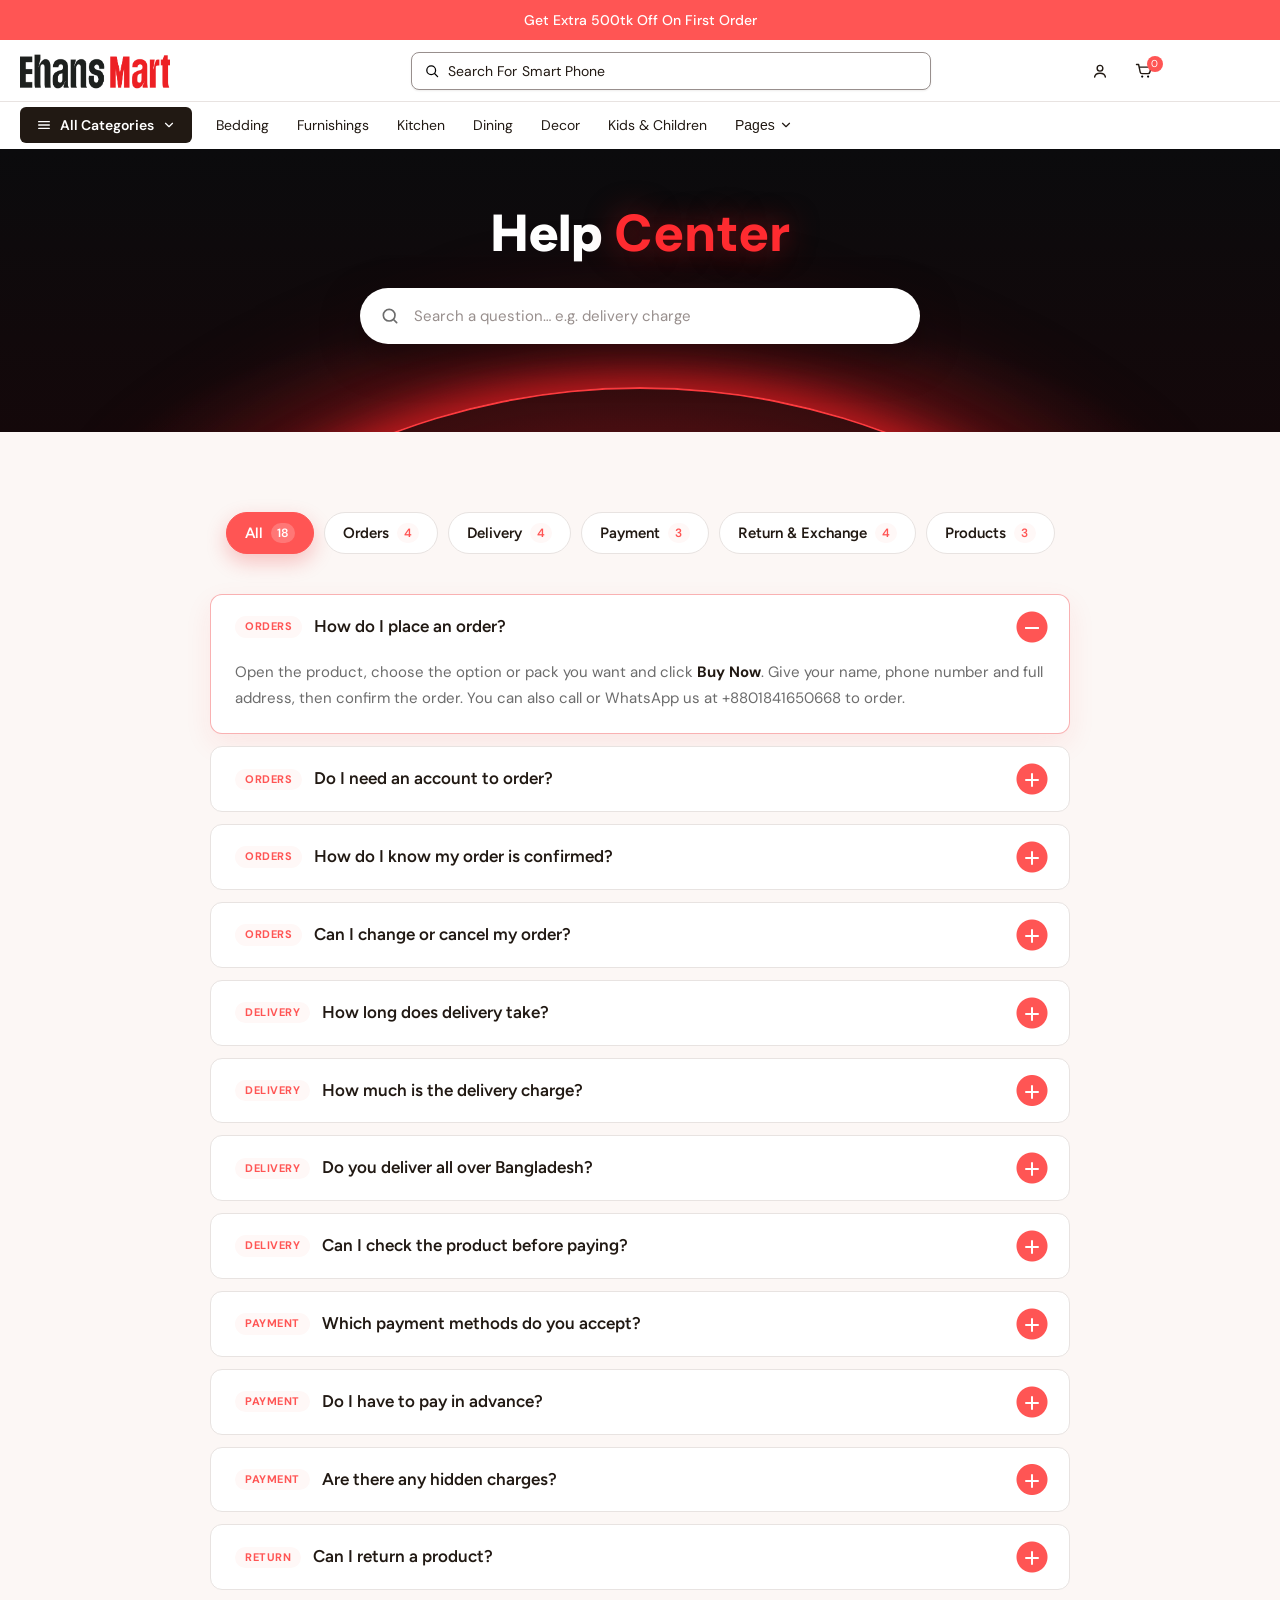
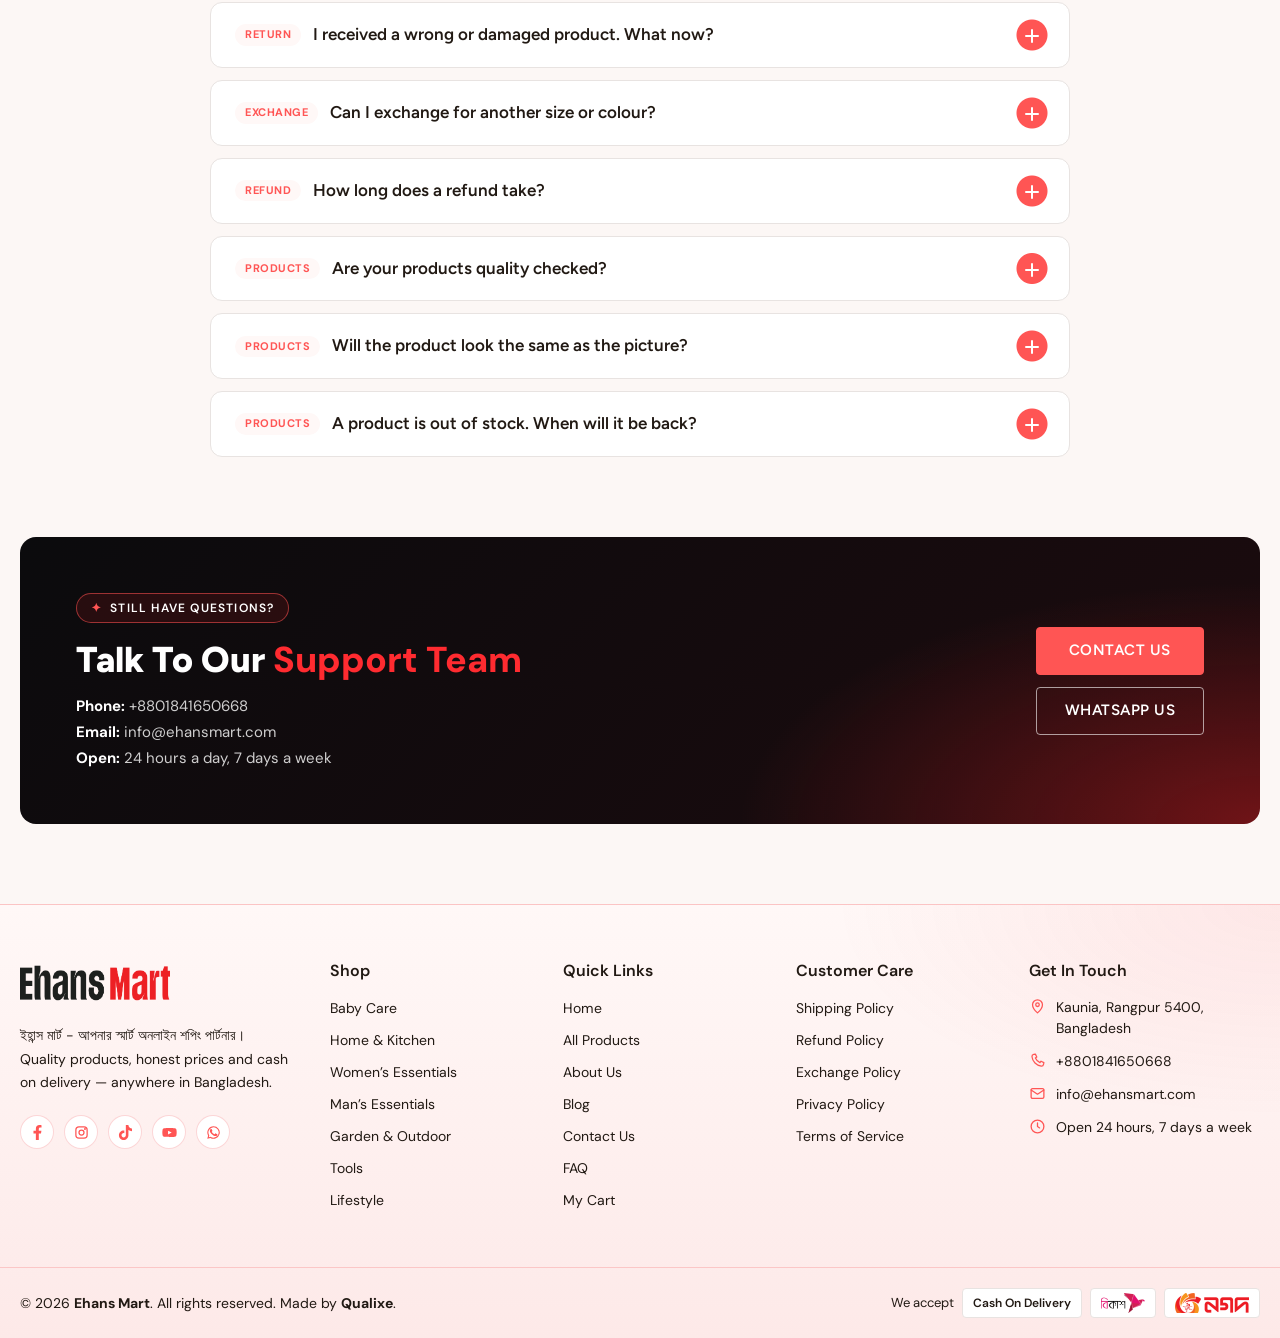
<file: faq.html>
<!DOCTYPE html>
<html lang="en">

<head>
	<meta charset="UTF-8">
	<meta name="viewport" content="width=device-width, initial-scale=1.0">
	<title>Ehans Mart | FAQ</title>
	<!-- css link start -->
	<link rel="icon" href="./assets/images/ehans-mart-favicon.svg" type="image/svg+xml">
	<link rel="icon" href="./assets/images/ehans-mart-favicon-32.png" type="image/png" sizes="32x32">
	<link rel="apple-touch-icon" href="./assets/images/ehans-mart-apple-touch-icon.png">
	<link rel="stylesheet" href="./assets/css/app-menu-section.css">
	<link rel="stylesheet" href="./assets/css/footer.css">
	<link rel="stylesheet" href="./assets/css/card.css">
	<link rel="stylesheet" href="./assets/css/about-common.css">
	<link rel="stylesheet" href="./assets/css/about-hero-section.css">
	<link rel="stylesheet" href="./assets/css/about-cta-section.css">
	<link rel="stylesheet" href="./assets/css/faq-hero-section.css">
	<link rel="stylesheet" href="./assets/css/faq-section.css">
	<link rel="stylesheet" href="./assets/css/header.css">
	<link rel="stylesheet" href="./assets/css/search-bar.css">
	<link rel="stylesheet" href="./assets/css/mobile-menu.css">
	<link rel="stylesheet" href="./assets/css/all-categories-menu.css">
	<link rel="stylesheet" href="./assets/css/nav-dropdown.css">
	<link rel="stylesheet" href="./assets/css/announcebar-section.css">
	<link rel="stylesheet" href="./assets/css/main.css">
	<link rel="stylesheet" href="./assets/css/cart-drawer.css">
	<!-- css link end -->
</head>

<body>
	<!-- announcebar-section start -->
	<section class="announcebar-section">
		<div class="container">
			<div class="announcebar-text">
				<p><a href="#!">get Extra 500tk off on first order</a></p>
			</div>
		</div>
	</section>
	<!-- announcebar-section end -->

	<!-- header start -->
	<header class="header home-nav-active">
		<div class="container">
			<nav class="navbar">
				<div class="navbar-left">
					<button class="hamburger app-menu-open" type="button" aria-label="open menu">
						<span class="hamburger-line"></span>
						<span class="hamburger-line"></span>
						<span class="hamburger-line"></span>
					</button>
					<div class="navbar-logo">
						<a href="index.html">
							<img src="./assets/images/ehans-mart-logo.png" alt="ehans-mart-logo">
						</a>
					</div>
				</div>
				<div class="navbar-search">
					<button class="search-open navbar-search-open-btn">
						<span class="icon">
							<svg viewBox="0 0 20 20" fill="none">
								<circle cx="9" cy="9" r="5.5" stroke="currentColor" stroke-width="1.6"></circle>
								<path d="M13.5 13.5L17 17" stroke="currentColor" stroke-width="1.6" stroke-linecap="round"></path>
							</svg>
						</span>
						<span class="text p">
							search for
							<span class="search-roller">
								<span class="search-roller-track">
									<span>smart phone</span>
									<span>home decoration</span>
									<span>gadgets</span>
								</span>
							</span>
						</span>
					</button>
				</div>
				<!-- search-bar popup start -->
				<div class="search-bar-wrap">
					<button class="search-bar-window-cls-btn"></button>
					<div class="search-bar">
						<div class="search-bar-top">
							<form class="search-form">
								<div class="search-field">
									<span class="icon">
										<svg viewBox="0 0 16 16" fill="none" aria-hidden="true">
											<path
												d="M7.33333 12.6667C10.2789 12.6667 12.6667 10.2789 12.6667 7.33333C12.6667 4.38781 10.2789 2 7.33333 2C4.38781 2 2 4.38781 2 7.33333C2 10.2789 4.38781 12.6667 7.33333 12.6667Z"
												stroke="currentColor" stroke-width="1.5" stroke-linecap="round" stroke-linejoin="round">
											</path>
											<path d="M14 14L11.1 11.1" stroke="currentColor" stroke-width="1.5" stroke-linecap="round"
												stroke-linejoin="round"></path>
										</svg>
									</span>
									<input type="search" class="search-input" placeholder="Search products..." autocomplete="off"
										aria-label="search products">
									<button class="search-input-clear" type="button" aria-label="clear search" hidden>
										<svg width="10" height="10" viewBox="0 0 18 18" fill="none" aria-hidden="true"><path d="M3 15L15 3M15 15L3 3" stroke="currentColor" stroke-width="2" stroke-linecap="round"></path></svg>
									</button>
								</div>
							</form>
							<button class="search-bar-close">
								<svg width="16" height="16" viewBox="0 0 10 10" fill="none" xmlns="http://www.w3.org/2000/svg">
									<path
										d="M9.85403 9.14653C9.90048 9.19298 9.93733 9.24813 9.96247 9.30883C9.98762 9.36953 10.0006 9.43458 10.0006 9.50028C10.0006 9.56598 9.98762 9.63103 9.96247 9.69173C9.93733 9.75242 9.90048 9.80757 9.85403 9.85403C9.80757 9.90048 9.75242 9.93733 9.69173 9.96247C9.63103 9.98762 9.56598 10.0006 9.50028 10.0006C9.43458 10.0006 9.36953 9.98762 9.30883 9.96247C9.24813 9.93733 9.19298 9.90048 9.14653 9.85403L5.00028 5.70715L0.854028 9.85403C0.760208 9.94785 0.63296 10.0006 0.500278 10.0006C0.367596 10.0006 0.240348 9.94785 0.146528 9.85403C0.0527077 9.76021 2.61548e-09 9.63296 0 9.50028C-2.61548e-09 9.3676 0.0527077 9.24035 0.146528 9.14653L4.2934 5.00028L0.146528 0.854028C0.0527077 0.760208 0 0.63296 0 0.500278C0 0.367596 0.0527077 0.240348 0.146528 0.146528C0.240348 0.0527077 0.367596 0 0.500278 0C0.63296 0 0.760208 0.0527077 0.854028 0.146528L5.00028 4.2934L9.14653 0.146528C9.24035 0.0527077 9.3676 -2.61548e-09 9.50028 0C9.63296 2.61548e-09 9.76021 0.0527077 9.85403 0.146528C9.94785 0.240348 10.0006 0.367596 10.0006 0.500278C10.0006 0.63296 9.94785 0.760208 9.85403 0.854028L5.70715 5.00028L9.85403 9.14653Z"
										fill="#0B0802"></path>
								</svg>
							</button>
						</div>
						<div class="search-bar-btm">
							<!-- default view: recent + popular + categories -->
							<div class="search-default">
								<div class="search-block search-recent" hidden>
									<div class="search-block-head">
										<p class="search-block-title">recent searches</p>
										<button class="search-recent-clear" type="button">clear</button>
									</div>
									<div class="search-tags search-recent-tags"></div>
								</div>
								<div class="search-block">
									<p class="search-block-title">popular searches</p>
									<div class="search-tags search-popular-tags"></div>
								</div>
								<div class="search-block">
									<p class="search-block-title">shop by category</p>
									<div class="search-categories"></div>
								</div>
							</div>
							<!-- results view -->
							<div class="search-results" hidden>
								<p class="search-results-count"></p>
								<div class="search-result-items" role="listbox"></div>
								<a href="collections.html" class="btn search-view-all">view all results</a>
							</div>
							<!-- no result view -->
							<div class="search-empty" hidden>
								<p class="search-empty-title">No products found</p>
								<p class="search-empty-text">Try a different word, or browse a popular search below.</p>
								<div class="search-tags search-empty-tags"></div>
							</div>
						</div>
					</div>
				</div>
				<!-- search-bar popup end -->
				<div class="navbar-icons">
					<button class="navbar-icon navbar-search-open-btn">
						<svg viewBox="0 0 20 20" fill="none" aria-hidden="true">
							<path
								d="M9.16667 15.8333C12.8486 15.8333 15.8333 12.8486 15.8333 9.16667C15.8333 5.48477 12.8486 2.5 9.16667 2.5C5.48477 2.5 2.5 5.48477 2.5 9.16667C2.5 12.8486 5.48477 15.8333 9.16667 15.8333Z"
								stroke="currentColor" stroke-width="1.5" stroke-linecap="round" stroke-linejoin="round"></path>
							<path d="M17.5 17.5L13.875 13.875" stroke="currentColor" stroke-width="1.5" stroke-linecap="round"
								stroke-linejoin="round"></path>
						</svg>
					</button>
					<a href="#!" class="navbar-icon">
						<svg viewBox="0 0 20 20" fill="none" aria-hidden="true">
							<path d="M10 10.1A2.85 2.85 0 1 0 10 4.4a2.85 2.85 0 0 0 0 5.7Z" stroke="currentColor" stroke-width="1.4">
							</path>
							<path d="M4.6 16c.45-2.25 2.48-3.7 5.4-3.7 2.92 0 4.95 1.45 5.4 3.7" stroke="currentColor"
								stroke-width="1.4" stroke-linecap="round"></path>
						</svg>
					</a>
					<button class="navbar-icon cart-drawer-open">
						<span class="cart-count">0</span>
						<svg viewBox="0 0 20 20" fill="none" aria-hidden="true">
							<path d="M2.5 3.5H4.6l1.6 7.7c.17.82.89 1.4 1.73 1.4h6.17c.82 0 1.53-.55 1.73-1.34l1.3-5.16H5.3"
								stroke="currentColor" stroke-width="1.4" stroke-linecap="round" stroke-linejoin="round"></path>
							<circle cx="8.2" cy="15.6" r="1.1" fill="currentColor"></circle>
							<circle cx="14.1" cy="15.6" r="1.1" fill="currentColor"></circle>
						</svg>
					</button>
				</div>
				<div class="navbar-link-area">
					<ul class="navbar-links">
						<!-- all-categories start -->
						<li class="navbar-link all-categories">
							<button type="button" class="all-categories-btn" aria-expanded="false" aria-controls="all-categories-menu">
								<svg viewBox="0 0 24 24" fill="none" stroke="currentColor" stroke-width="2" stroke-linecap="round"
									aria-hidden="true">
									<path d="M4 7h16M4 12h16M4 17h16" />
								</svg>
								<span>All Categories</span>
								<svg class="all-categories-btn-arrow" viewBox="0 0 24 24" fill="none" stroke="currentColor"
									stroke-width="2" stroke-linecap="round" stroke-linejoin="round" aria-hidden="true">
									<path d="m6 9 6 6 6-6" />
								</svg>
							</button>
							<div class="all-categories-menu" id="all-categories-menu">
								<ul class="all-categories-list">
								<li>
									<button type="button" class="all-categories-tab active" data-all-cat="baby-care">
										<span>Baby Care</span>
										<svg viewBox="0 0 24 24" fill="none" stroke="currentColor" stroke-width="2" stroke-linecap="round"
											stroke-linejoin="round" aria-hidden="true">
											<path d="m9 6 6 6-6 6" />
										</svg>
									</button>
								</li>
								<li>
									<button type="button" class="all-categories-tab" data-all-cat="baby-safety">
										<span>Baby Safety</span>
										<svg viewBox="0 0 24 24" fill="none" stroke="currentColor" stroke-width="2" stroke-linecap="round"
											stroke-linejoin="round" aria-hidden="true">
											<path d="m9 6 6 6-6 6" />
										</svg>
									</button>
								</li>
								<li>
									<button type="button" class="all-categories-tab" data-all-cat="home-kitchen">
										<span>Home &amp; Kitchen</span>
										<svg viewBox="0 0 24 24" fill="none" stroke="currentColor" stroke-width="2" stroke-linecap="round"
											stroke-linejoin="round" aria-hidden="true">
											<path d="m9 6 6 6-6 6" />
										</svg>
									</button>
								</li>
								<li>
									<button type="button" class="all-categories-tab" data-all-cat="womens-essentials">
										<span>Women’s Essentials</span>
										<svg viewBox="0 0 24 24" fill="none" stroke="currentColor" stroke-width="2" stroke-linecap="round"
											stroke-linejoin="round" aria-hidden="true">
											<path d="m9 6 6 6-6 6" />
										</svg>
									</button>
								</li>
								<li>
									<button type="button" class="all-categories-tab" data-all-cat="hair-accessories">
										<span>Hair Accessories</span>
										<svg viewBox="0 0 24 24" fill="none" stroke="currentColor" stroke-width="2" stroke-linecap="round"
											stroke-linejoin="round" aria-hidden="true">
											<path d="m9 6 6 6-6 6" />
										</svg>
									</button>
								</li>
								<li>
									<button type="button" class="all-categories-tab" data-all-cat="mens-essentials">
										<span>Man’s Essentials</span>
										<svg viewBox="0 0 24 24" fill="none" stroke="currentColor" stroke-width="2" stroke-linecap="round"
											stroke-linejoin="round" aria-hidden="true">
											<path d="m9 6 6 6-6 6" />
										</svg>
									</button>
								</li>
								<li>
									<button type="button" class="all-categories-tab" data-all-cat="garden-outdoor">
										<span>Garden &amp; Outdoor</span>
										<svg viewBox="0 0 24 24" fill="none" stroke="currentColor" stroke-width="2" stroke-linecap="round"
											stroke-linejoin="round" aria-hidden="true">
											<path d="m9 6 6 6-6 6" />
										</svg>
									</button>
								</li>
								<li>
									<button type="button" class="all-categories-tab" data-all-cat="tools">
										<span>Tools</span>
										<svg viewBox="0 0 24 24" fill="none" stroke="currentColor" stroke-width="2" stroke-linecap="round"
											stroke-linejoin="round" aria-hidden="true">
											<path d="m9 6 6 6-6 6" />
										</svg>
									</button>
								</li>
								<li>
									<button type="button" class="all-categories-tab" data-all-cat="lifestyle">
										<span>Lifestyle</span>
										<svg viewBox="0 0 24 24" fill="none" stroke="currentColor" stroke-width="2" stroke-linecap="round"
											stroke-linejoin="round" aria-hidden="true">
											<path d="m9 6 6 6-6 6" />
										</svg>
									</button>
								</li>
								</ul>
								<div class="all-categories-panels">
								<div class="all-categories-panel active" data-all-cat="baby-care">
									<div class="all-categories-content">
										<div class="all-categories-head">
											<p class="all-categories-title">Baby Care</p>
											<a href="collections.html" class="all-categories-view">view all <span aria-hidden="true">→</span></a>
										</div>
										<ul class="all-categories-links">
											<li><a href="collections.html">Baby Caps &amp; Hats</a></li>
											<li><a href="collections.html">Baby Carriers</a></li>
											<li><a href="collections.html">Tiffin Boxes</a></li>
											<li><a href="collections.html">Sun Hats</a></li>
											<li><a href="collections.html">Feeding Essentials</a></li>
											<li><a href="collections.html">Baby Clothing</a></li>
											<li><a href="collections.html">Bath &amp; Skin Care</a></li>
											<li><a href="collections.html">Baby Toys</a></li>
											<li><a href="collections.html">Diaper Bags</a></li>
										</ul>
									</div>
									<a href="collections.html" class="all-categories-promo">
										<img src="./assets/images/category-baby-care.jpg" alt="Baby Care" loading="lazy">
										<span class="all-categories-promo-content">
											<span class="all-categories-promo-label">explore</span>
											<span class="all-categories-promo-title">Baby Care</span>
											<span class="all-categories-promo-text">Soft, safe and useful picks for your little one — from caps to tiffin boxes.</span>
											<span class="all-categories-promo-btn">shop now <span aria-hidden="true">→</span></span>
											<span class="all-categories-promo-features">
												<span>
													<svg viewBox="0 0 24 24" fill="none" stroke="currentColor" stroke-width="1.8"
														stroke-linecap="round" stroke-linejoin="round" aria-hidden="true">
														<rect x="2.5" y="6" width="19" height="12" rx="2" />
														<circle cx="12" cy="12" r="2.5" />
													</svg>
													100% Cash on Delivery
												</span>
												<span>
													<svg viewBox="0 0 24 24" fill="none" stroke="currentColor" stroke-width="1.8"
														stroke-linecap="round" stroke-linejoin="round" aria-hidden="true">
														<path d="M3 7h11v9H3zM14 10h4l3 3v3h-7" />
														<circle cx="7" cy="17.5" r="1.8" />
														<circle cx="17" cy="17.5" r="1.8" />
													</svg>
													Fast home delivery
												</span>
											</span>
										</span>
									</a>
								</div>
								<div class="all-categories-panel" data-all-cat="baby-safety">
									<div class="all-categories-content">
										<div class="all-categories-head">
											<p class="all-categories-title">Baby Safety</p>
											<a href="collections.html" class="all-categories-view">view all <span aria-hidden="true">→</span></a>
										</div>
										<ul class="all-categories-links">
											<li><a href="collections.html">Safety Helmets</a></li>
											<li><a href="collections.html">Riding Safety Belts</a></li>
											<li><a href="collections.html">Fridge Child Locks</a></li>
											<li><a href="collections.html">Cabinet Locks</a></li>
											<li><a href="collections.html">Drawer Locks</a></li>
											<li><a href="collections.html">Corner Guards</a></li>
											<li><a href="collections.html">Door Stoppers</a></li>
											<li><a href="collections.html">Socket Covers</a></li>
											<li><a href="collections.html">Safety Gates</a></li>
										</ul>
									</div>
									<a href="collections.html" class="all-categories-promo">
										<img src="./assets/images/category-baby-safety.jpg" alt="Baby Safety" loading="lazy">
										<span class="all-categories-promo-content">
											<span class="all-categories-promo-label">explore</span>
											<span class="all-categories-promo-title">Baby Safety</span>
											<span class="all-categories-promo-text">Child locks, helmets and belts that keep curious kids safe at home and on the road.</span>
											<span class="all-categories-promo-btn">shop now <span aria-hidden="true">→</span></span>
											<span class="all-categories-promo-features">
												<span>
													<svg viewBox="0 0 24 24" fill="none" stroke="currentColor" stroke-width="1.8"
														stroke-linecap="round" stroke-linejoin="round" aria-hidden="true">
														<rect x="2.5" y="6" width="19" height="12" rx="2" />
														<circle cx="12" cy="12" r="2.5" />
													</svg>
													100% Cash on Delivery
												</span>
												<span>
													<svg viewBox="0 0 24 24" fill="none" stroke="currentColor" stroke-width="1.8"
														stroke-linecap="round" stroke-linejoin="round" aria-hidden="true">
														<path d="M3 7h11v9H3zM14 10h4l3 3v3h-7" />
														<circle cx="7" cy="17.5" r="1.8" />
														<circle cx="17" cy="17.5" r="1.8" />
													</svg>
													Fast home delivery
												</span>
											</span>
										</span>
									</a>
								</div>
								<div class="all-categories-panel" data-all-cat="home-kitchen">
									<div class="all-categories-content">
										<div class="all-categories-head">
											<p class="all-categories-title">Home &amp; Kitchen</p>
											<a href="collections.html" class="all-categories-view">view all <span aria-hidden="true">→</span></a>
										</div>
										<ul class="all-categories-links">
											<li><a href="collections.html">Kitchen Aprons</a></li>
											<li><a href="collections.html">Oil Dispensers</a></li>
											<li><a href="collections.html">Cleaning Sprays</a></li>
											<li><a href="collections.html">Dish Washing Gloves</a></li>
											<li><a href="collections.html">Drawer Organizers</a></li>
											<li><a href="collections.html">Fridge Covers</a></li>
											<li><a href="collections.html">Door Foam</a></li>
											<li><a href="collections.html">Door Closers</a></li>
											<li><a href="collections.html">Magic Erasers</a></li>
											<li><a href="collections.html">Mouse Traps</a></li>
											<li><a href="collections.html">Furniture Polish</a></li>
											<li><a href="collections.html">Kitchen Face Shields</a></li>
										</ul>
									</div>
									<a href="collections.html" class="all-categories-promo">
										<img src="./assets/images/category-home-kitchen.jpg" alt="Home and Kitchen" loading="lazy">
										<span class="all-categories-promo-content">
											<span class="all-categories-promo-label">explore</span>
											<span class="all-categories-promo-title">Home &amp; Kitchen</span>
											<span class="all-categories-promo-text">Smart tools that make cooking, cleaning and organizing easier every day.</span>
											<span class="all-categories-promo-btn">shop now <span aria-hidden="true">→</span></span>
											<span class="all-categories-promo-features">
												<span>
													<svg viewBox="0 0 24 24" fill="none" stroke="currentColor" stroke-width="1.8"
														stroke-linecap="round" stroke-linejoin="round" aria-hidden="true">
														<rect x="2.5" y="6" width="19" height="12" rx="2" />
														<circle cx="12" cy="12" r="2.5" />
													</svg>
													100% Cash on Delivery
												</span>
												<span>
													<svg viewBox="0 0 24 24" fill="none" stroke="currentColor" stroke-width="1.8"
														stroke-linecap="round" stroke-linejoin="round" aria-hidden="true">
														<path d="M3 7h11v9H3zM14 10h4l3 3v3h-7" />
														<circle cx="7" cy="17.5" r="1.8" />
														<circle cx="17" cy="17.5" r="1.8" />
													</svg>
													Fast home delivery
												</span>
											</span>
										</span>
									</a>
								</div>
								<div class="all-categories-panel" data-all-cat="womens-essentials">
									<div class="all-categories-content">
										<div class="all-categories-head">
											<p class="all-categories-title">Women’s Essentials</p>
											<a href="collections.html" class="all-categories-view">view all <span aria-hidden="true">→</span></a>
										</div>
										<ul class="all-categories-links">
											<li><a href="collections.html">Face Masks</a></li>
											<li><a href="collections.html">Facial Hair Removers</a></li>
											<li><a href="collections.html">Earring Supports</a></li>
											<li><a href="collections.html">Clothing Tag Guns</a></li>
											<li><a href="collections.html">Beauty Tools</a></li>
											<li><a href="collections.html">Skin Care</a></li>
											<li><a href="collections.html">Makeup Organizers</a></li>
											<li><a href="collections.html">Handbag Accessories</a></li>
											<li><a href="collections.html">Personal Care</a></li>
										</ul>
									</div>
									<a href="collections.html" class="all-categories-promo">
										<img src="./assets/images/category-womens-essentials.jpg" alt="Women’s Essentials" loading="lazy">
										<span class="all-categories-promo-content">
											<span class="all-categories-promo-label">explore</span>
											<span class="all-categories-promo-title">Women’s Essentials</span>
											<span class="all-categories-promo-text">Beauty and daily-care helpers loved by thousands of customers.</span>
											<span class="all-categories-promo-btn">shop now <span aria-hidden="true">→</span></span>
											<span class="all-categories-promo-features">
												<span>
													<svg viewBox="0 0 24 24" fill="none" stroke="currentColor" stroke-width="1.8"
														stroke-linecap="round" stroke-linejoin="round" aria-hidden="true">
														<rect x="2.5" y="6" width="19" height="12" rx="2" />
														<circle cx="12" cy="12" r="2.5" />
													</svg>
													100% Cash on Delivery
												</span>
												<span>
													<svg viewBox="0 0 24 24" fill="none" stroke="currentColor" stroke-width="1.8"
														stroke-linecap="round" stroke-linejoin="round" aria-hidden="true">
														<path d="M3 7h11v9H3zM14 10h4l3 3v3h-7" />
														<circle cx="7" cy="17.5" r="1.8" />
														<circle cx="17" cy="17.5" r="1.8" />
													</svg>
													Fast home delivery
												</span>
											</span>
										</span>
									</a>
								</div>
								<div class="all-categories-panel" data-all-cat="hair-accessories">
									<div class="all-categories-content">
										<div class="all-categories-head">
											<p class="all-categories-title">Hair Accessories</p>
											<a href="collections.html" class="all-categories-view">view all <span aria-hidden="true">→</span></a>
										</div>
										<ul class="all-categories-links">
											<li><a href="collections.html">Bow Hair Clips</a></li>
											<li><a href="collections.html">Spring Clips</a></li>
											<li><a href="collections.html">Butterfly Clips</a></li>
											<li><a href="collections.html">Tassel Hairpins</a></li>
											<li><a href="collections.html">Princess Clips</a></li>
											<li><a href="collections.html">Hair Oil Combs</a></li>
											<li><a href="collections.html">Hair Bands</a></li>
											<li><a href="collections.html">Scrunchies</a></li>
											<li><a href="collections.html">Kids Hair Clips</a></li>
										</ul>
									</div>
									<a href="collections.html" class="all-categories-promo">
										<img src="./assets/images/category-hair-accessories.jpg" alt="Hair Accessories" loading="lazy">
										<span class="all-categories-promo-content">
											<span class="all-categories-promo-label">explore</span>
											<span class="all-categories-promo-title">Hair Accessories</span>
											<span class="all-categories-promo-text">Cute bows, clips and pins for school, parties and every day.</span>
											<span class="all-categories-promo-btn">shop now <span aria-hidden="true">→</span></span>
											<span class="all-categories-promo-features">
												<span>
													<svg viewBox="0 0 24 24" fill="none" stroke="currentColor" stroke-width="1.8"
														stroke-linecap="round" stroke-linejoin="round" aria-hidden="true">
														<rect x="2.5" y="6" width="19" height="12" rx="2" />
														<circle cx="12" cy="12" r="2.5" />
													</svg>
													100% Cash on Delivery
												</span>
												<span>
													<svg viewBox="0 0 24 24" fill="none" stroke="currentColor" stroke-width="1.8"
														stroke-linecap="round" stroke-linejoin="round" aria-hidden="true">
														<path d="M3 7h11v9H3zM14 10h4l3 3v3h-7" />
														<circle cx="7" cy="17.5" r="1.8" />
														<circle cx="17" cy="17.5" r="1.8" />
													</svg>
													Fast home delivery
												</span>
											</span>
										</span>
									</a>
								</div>
								<div class="all-categories-panel" data-all-cat="mens-essentials">
									<div class="all-categories-content">
										<div class="all-categories-head">
											<p class="all-categories-title">Man’s Essentials</p>
											<a href="collections.html" class="all-categories-view">view all <span aria-hidden="true">→</span></a>
										</div>
										<ul class="all-categories-links">
											<li><a href="collections.html">White Hair Cover</a></li>
											<li><a href="collections.html">Grooming Tools</a></li>
											<li><a href="collections.html">Beard Care</a></li>
											<li><a href="collections.html">Hair Care</a></li>
											<li><a href="collections.html">Wallets</a></li>
											<li><a href="collections.html">Personal Care</a></li>
										</ul>
									</div>
									<a href="collections.html" class="all-categories-promo">
										<img src="./assets/images/category-mens-essentials.jpg" alt="Man’s Essentials" loading="lazy">
										<span class="all-categories-promo-content">
											<span class="all-categories-promo-label">explore</span>
											<span class="all-categories-promo-title">Man’s Essentials</span>
											<span class="all-categories-promo-text">Simple grooming and daily essentials made for men.</span>
											<span class="all-categories-promo-btn">shop now <span aria-hidden="true">→</span></span>
											<span class="all-categories-promo-features">
												<span>
													<svg viewBox="0 0 24 24" fill="none" stroke="currentColor" stroke-width="1.8"
														stroke-linecap="round" stroke-linejoin="round" aria-hidden="true">
														<rect x="2.5" y="6" width="19" height="12" rx="2" />
														<circle cx="12" cy="12" r="2.5" />
													</svg>
													100% Cash on Delivery
												</span>
												<span>
													<svg viewBox="0 0 24 24" fill="none" stroke="currentColor" stroke-width="1.8"
														stroke-linecap="round" stroke-linejoin="round" aria-hidden="true">
														<path d="M3 7h11v9H3zM14 10h4l3 3v3h-7" />
														<circle cx="7" cy="17.5" r="1.8" />
														<circle cx="17" cy="17.5" r="1.8" />
													</svg>
													Fast home delivery
												</span>
											</span>
										</span>
									</a>
								</div>
								<div class="all-categories-panel" data-all-cat="garden-outdoor">
									<div class="all-categories-content">
										<div class="all-categories-head">
											<p class="all-categories-title">Garden &amp; Outdoor</p>
											<a href="collections.html" class="all-categories-view">view all <span aria-hidden="true">→</span></a>
										</div>
										<ul class="all-categories-links">
											<li><a href="collections.html">Branch Cutters</a></li>
											<li><a href="collections.html">Pruning Tools</a></li>
											<li><a href="collections.html">Garden Gloves</a></li>
											<li><a href="collections.html">Plant Care</a></li>
											<li><a href="collections.html">Watering Tools</a></li>
											<li><a href="collections.html">Outdoor Essentials</a></li>
										</ul>
									</div>
									<a href="collections.html" class="all-categories-promo">
										<img src="./assets/images/category-garden-outdoor.jpg" alt="Garden and Outdoor" loading="lazy">
										<span class="all-categories-promo-content">
											<span class="all-categories-promo-label">explore</span>
											<span class="all-categories-promo-title">Garden &amp; Outdoor</span>
											<span class="all-categories-promo-text">Easy tools to keep your plants, roof garden and balcony healthy.</span>
											<span class="all-categories-promo-btn">shop now <span aria-hidden="true">→</span></span>
											<span class="all-categories-promo-features">
												<span>
													<svg viewBox="0 0 24 24" fill="none" stroke="currentColor" stroke-width="1.8"
														stroke-linecap="round" stroke-linejoin="round" aria-hidden="true">
														<rect x="2.5" y="6" width="19" height="12" rx="2" />
														<circle cx="12" cy="12" r="2.5" />
													</svg>
													100% Cash on Delivery
												</span>
												<span>
													<svg viewBox="0 0 24 24" fill="none" stroke="currentColor" stroke-width="1.8"
														stroke-linecap="round" stroke-linejoin="round" aria-hidden="true">
														<path d="M3 7h11v9H3zM14 10h4l3 3v3h-7" />
														<circle cx="7" cy="17.5" r="1.8" />
														<circle cx="17" cy="17.5" r="1.8" />
													</svg>
													Fast home delivery
												</span>
											</span>
										</span>
									</a>
								</div>
								<div class="all-categories-panel" data-all-cat="tools">
									<div class="all-categories-content">
										<div class="all-categories-head">
											<p class="all-categories-title">Tools</p>
											<a href="collections.html" class="all-categories-view">view all <span aria-hidden="true">→</span></a>
										</div>
										<ul class="all-categories-links">
											<li><a href="collections.html">Hand Tools</a></li>
											<li><a href="collections.html">Cutting Tools</a></li>
											<li><a href="collections.html">Measuring Tools</a></li>
											<li><a href="collections.html">Repair Kits</a></li>
											<li><a href="collections.html">Tool Organizers</a></li>
											<li><a href="collections.html">DIY Essentials</a></li>
										</ul>
									</div>
									<a href="collections.html" class="all-categories-promo">
										<img src="./assets/images/category-tools.jpg" alt="Tools" loading="lazy">
										<span class="all-categories-promo-content">
											<span class="all-categories-promo-label">explore</span>
											<span class="all-categories-promo-title">Tools</span>
											<span class="all-categories-promo-text">Handy tools for small repairs and everyday jobs around the house.</span>
											<span class="all-categories-promo-btn">shop now <span aria-hidden="true">→</span></span>
											<span class="all-categories-promo-features">
												<span>
													<svg viewBox="0 0 24 24" fill="none" stroke="currentColor" stroke-width="1.8"
														stroke-linecap="round" stroke-linejoin="round" aria-hidden="true">
														<rect x="2.5" y="6" width="19" height="12" rx="2" />
														<circle cx="12" cy="12" r="2.5" />
													</svg>
													100% Cash on Delivery
												</span>
												<span>
													<svg viewBox="0 0 24 24" fill="none" stroke="currentColor" stroke-width="1.8"
														stroke-linecap="round" stroke-linejoin="round" aria-hidden="true">
														<path d="M3 7h11v9H3zM14 10h4l3 3v3h-7" />
														<circle cx="7" cy="17.5" r="1.8" />
														<circle cx="17" cy="17.5" r="1.8" />
													</svg>
													Fast home delivery
												</span>
											</span>
										</span>
									</a>
								</div>
								<div class="all-categories-panel" data-all-cat="lifestyle">
									<div class="all-categories-content">
										<div class="all-categories-head">
											<p class="all-categories-title">Lifestyle</p>
											<a href="collections.html" class="all-categories-view">view all <span aria-hidden="true">→</span></a>
										</div>
										<ul class="all-categories-links">
											<li><a href="collections.html">Travel Accessories</a></li>
											<li><a href="collections.html">Storage &amp; Organizers</a></li>
											<li><a href="collections.html">Gift Items</a></li>
											<li><a href="collections.html">Daily Essentials</a></li>
											<li><a href="collections.html">Home Decor</a></li>
											<li><a href="collections.html">Gadget Accessories</a></li>
										</ul>
									</div>
									<a href="collections.html" class="all-categories-promo">
										<img src="./assets/images/category-lifestyle.jpg" alt="Lifestyle" loading="lazy">
										<span class="all-categories-promo-content">
											<span class="all-categories-promo-label">explore</span>
											<span class="all-categories-promo-title">Lifestyle</span>
											<span class="all-categories-promo-text">Useful everyday products that make life a little smarter.</span>
											<span class="all-categories-promo-btn">shop now <span aria-hidden="true">→</span></span>
											<span class="all-categories-promo-features">
												<span>
													<svg viewBox="0 0 24 24" fill="none" stroke="currentColor" stroke-width="1.8"
														stroke-linecap="round" stroke-linejoin="round" aria-hidden="true">
														<rect x="2.5" y="6" width="19" height="12" rx="2" />
														<circle cx="12" cy="12" r="2.5" />
													</svg>
													100% Cash on Delivery
												</span>
												<span>
													<svg viewBox="0 0 24 24" fill="none" stroke="currentColor" stroke-width="1.8"
														stroke-linecap="round" stroke-linejoin="round" aria-hidden="true">
														<path d="M3 7h11v9H3zM14 10h4l3 3v3h-7" />
														<circle cx="7" cy="17.5" r="1.8" />
														<circle cx="17" cy="17.5" r="1.8" />
													</svg>
													Fast home delivery
												</span>
											</span>
										</span>
									</a>
								</div>
								</div>
							</div>
						</li>
						<!-- all-categories end -->
						<li class="navbar-link">
							<p class="navbar-link-btn">bedding</p>
							<div class="megamenu">
								<div class="megamenu-items">
									<div class="megamenu-item">
										<h6 class="megamenu-item-title">Bedsheets By Design</h6>
										<ul>
											<li>
												<a href="#!">Abstract Bedsheets</a>
											</li>
											<li>
												<a href="#!">Solid Bedsheets</a>
											</li>
											<li>
												<a href="#!">Floral Bedsheets</a>
											</li>
											<li>
												<a href="#!">Geometric Bedsheets</a>
											</li>
											<li>
												<a href="#!">Fabulous Indian Prints</a>
											</li>
											<li>
												<a href="#!">Kids Bedsheets</a>
											</li>
										</ul>
									</div>
									<div class="megamenu-item">
										<h6 class="megamenu-item-title">Bedsheets By Design</h6>
										<ul>
											<li>
												<a href="#!">Abstract Bedsheets</a>
											</li>
											<li>
												<a href="#!">Solid Bedsheets</a>
											</li>
											<li>
												<a href="#!">Floral Bedsheets</a>
											</li>
											<li>
												<a href="#!">Geometric Bedsheets</a>
											</li>
											<li>
												<a href="#!">Fabulous Indian Prints</a>
											</li>
											<li>
												<a href="#!">Kids Bedsheets</a>
											</li>
										</ul>
									</div>
									<div class="megamenu-item">
										<h6 class="megamenu-item-title">Bedsheets By Design</h6>
										<ul>
											<li>
												<a href="#!">Abstract Bedsheets</a>
											</li>
											<li>
												<a href="#!">Solid Bedsheets</a>
											</li>
											<li>
												<a href="#!">Floral Bedsheets</a>
											</li>
											<li>
												<a href="#!">Geometric Bedsheets</a>
											</li>
											<li>
												<a href="#!">Fabulous Indian Prints</a>
											</li>
											<li>
												<a href="#!">Kids Bedsheets</a>
											</li>
										</ul>
									</div>
									<div class="megamenu-item">
										<h6 class="megamenu-item-title">Bedsheets By Design</h6>
										<ul>
											<li>
												<a href="#!">Abstract Bedsheets</a>
											</li>
											<li>
												<a href="#!">Solid Bedsheets</a>
											</li>
											<li>
												<a href="#!">Floral Bedsheets</a>
											</li>
											<li>
												<a href="#!">Geometric Bedsheets</a>
											</li>
											<li>
												<a href="#!">Fabulous Indian Prints</a>
											</li>
											<li>
												<a href="#!">Kids Bedsheets</a>
											</li>
										</ul>
									</div>
									<div class="megamenu-item">
										<h6 class="megamenu-item-title">Bedsheets By Design</h6>
										<ul>
											<li>
												<a href="#!">Abstract Bedsheets</a>
											</li>
											<li>
												<a href="#!">Solid Bedsheets</a>
											</li>
											<li>
												<a href="#!">Floral Bedsheets</a>
											</li>
											<li>
												<a href="#!">Geometric Bedsheets</a>
											</li>
											<li>
												<a href="#!">Fabulous Indian Prints</a>
											</li>
											<li>
												<a href="#!">Kids Bedsheets</a>
											</li>
										</ul>
									</div>
								</div>
							</div>
						</li>
						<li class="navbar-link">
							<p class="navbar-link-btn">Furnishings</p>
							<div class="megamenu">
								<div class="megamenu-items">
									<div class="megamenu-item">
										<h6 class="megamenu-item-title">Bedsheets By Design</h6>
										<ul>
											<li>
												<a href="#!">Abstract Bedsheets</a>
											</li>
											<li>
												<a href="#!">Solid Bedsheets</a>
											</li>
											<li>
												<a href="#!">Floral Bedsheets</a>
											</li>
											<li>
												<a href="#!">Geometric Bedsheets</a>
											</li>
											<li>
												<a href="#!">Fabulous Indian Prints</a>
											</li>
											<li>
												<a href="#!">Kids Bedsheets</a>
											</li>
										</ul>
									</div>
									<div class="megamenu-item">
										<h6 class="megamenu-item-title">Bedsheets By Design</h6>
										<ul>
											<li>
												<a href="#!">Abstract Bedsheets</a>
											</li>
											<li>
												<a href="#!">Solid Bedsheets</a>
											</li>
											<li>
												<a href="#!">Floral Bedsheets</a>
											</li>
											<li>
												<a href="#!">Geometric Bedsheets</a>
											</li>
											<li>
												<a href="#!">Fabulous Indian Prints</a>
											</li>
											<li>
												<a href="#!">Kids Bedsheets</a>
											</li>
										</ul>
									</div>
									<div class="megamenu-item">
										<h6 class="megamenu-item-title">Bedsheets By Design</h6>
										<ul>
											<li>
												<a href="#!">Abstract Bedsheets</a>
											</li>
											<li>
												<a href="#!">Solid Bedsheets</a>
											</li>
											<li>
												<a href="#!">Floral Bedsheets</a>
											</li>
											<li>
												<a href="#!">Geometric Bedsheets</a>
											</li>
											<li>
												<a href="#!">Fabulous Indian Prints</a>
											</li>
											<li>
												<a href="#!">Kids Bedsheets</a>
											</li>
										</ul>
									</div>
									<div class="megamenu-item">
										<h6 class="megamenu-item-title">Bedsheets By Design</h6>
										<ul>
											<li>
												<a href="#!">Abstract Bedsheets</a>
											</li>
											<li>
												<a href="#!">Solid Bedsheets</a>
											</li>
											<li>
												<a href="#!">Floral Bedsheets</a>
											</li>
											<li>
												<a href="#!">Geometric Bedsheets</a>
											</li>
											<li>
												<a href="#!">Fabulous Indian Prints</a>
											</li>
											<li>
												<a href="#!">Kids Bedsheets</a>
											</li>
										</ul>
									</div>
									<div class="megamenu-item">
										<h6 class="megamenu-item-title">Bedsheets By Design</h6>
										<ul>
											<li>
												<a href="#!">Abstract Bedsheets</a>
											</li>
											<li>
												<a href="#!">Solid Bedsheets</a>
											</li>
											<li>
												<a href="#!">Floral Bedsheets</a>
											</li>
											<li>
												<a href="#!">Geometric Bedsheets</a>
											</li>
											<li>
												<a href="#!">Fabulous Indian Prints</a>
											</li>
											<li>
												<a href="#!">Kids Bedsheets</a>
											</li>
										</ul>
									</div>
								</div>
							</div>
						</li>
						<li class="navbar-link">
							<p class="navbar-link-btn">Kitchen</p>
							<div class="megamenu">
								<div class="megamenu-items">
									<div class="megamenu-item">
										<h6 class="megamenu-item-title">Bedsheets By Design</h6>
										<ul>
											<li>
												<a href="#!">Abstract Bedsheets</a>
											</li>
											<li>
												<a href="#!">Solid Bedsheets</a>
											</li>
											<li>
												<a href="#!">Floral Bedsheets</a>
											</li>
											<li>
												<a href="#!">Geometric Bedsheets</a>
											</li>
											<li>
												<a href="#!">Fabulous Indian Prints</a>
											</li>
											<li>
												<a href="#!">Kids Bedsheets</a>
											</li>
										</ul>
									</div>
									<div class="megamenu-item">
										<h6 class="megamenu-item-title">Bedsheets By Design</h6>
										<ul>
											<li>
												<a href="#!">Abstract Bedsheets</a>
											</li>
											<li>
												<a href="#!">Solid Bedsheets</a>
											</li>
											<li>
												<a href="#!">Floral Bedsheets</a>
											</li>
											<li>
												<a href="#!">Geometric Bedsheets</a>
											</li>
											<li>
												<a href="#!">Fabulous Indian Prints</a>
											</li>
											<li>
												<a href="#!">Kids Bedsheets</a>
											</li>
										</ul>
									</div>
									<div class="megamenu-item">
										<h6 class="megamenu-item-title">Bedsheets By Design</h6>
										<ul>
											<li>
												<a href="#!">Abstract Bedsheets</a>
											</li>
											<li>
												<a href="#!">Solid Bedsheets</a>
											</li>
											<li>
												<a href="#!">Floral Bedsheets</a>
											</li>
											<li>
												<a href="#!">Geometric Bedsheets</a>
											</li>
											<li>
												<a href="#!">Fabulous Indian Prints</a>
											</li>
											<li>
												<a href="#!">Kids Bedsheets</a>
											</li>
										</ul>
									</div>
									<div class="megamenu-item">
										<h6 class="megamenu-item-title">Bedsheets By Design</h6>
										<ul>
											<li>
												<a href="#!">Abstract Bedsheets</a>
											</li>
											<li>
												<a href="#!">Solid Bedsheets</a>
											</li>
											<li>
												<a href="#!">Floral Bedsheets</a>
											</li>
											<li>
												<a href="#!">Geometric Bedsheets</a>
											</li>
											<li>
												<a href="#!">Fabulous Indian Prints</a>
											</li>
											<li>
												<a href="#!">Kids Bedsheets</a>
											</li>
										</ul>
									</div>
									<div class="megamenu-item">
										<h6 class="megamenu-item-title">Bedsheets By Design</h6>
										<ul>
											<li>
												<a href="#!">Abstract Bedsheets</a>
											</li>
											<li>
												<a href="#!">Solid Bedsheets</a>
											</li>
											<li>
												<a href="#!">Floral Bedsheets</a>
											</li>
											<li>
												<a href="#!">Geometric Bedsheets</a>
											</li>
											<li>
												<a href="#!">Fabulous Indian Prints</a>
											</li>
											<li>
												<a href="#!">Kids Bedsheets</a>
											</li>
										</ul>
									</div>
								</div>
							</div>
						</li>
						<li class="navbar-link">
							<p class="navbar-link-btn">Dining</p>
							<div class="megamenu">
								<div class="megamenu-items">
									<div class="megamenu-item">
										<h6 class="megamenu-item-title">Bedsheets By Design</h6>
										<ul>
											<li>
												<a href="#!">Abstract Bedsheets</a>
											</li>
											<li>
												<a href="#!">Solid Bedsheets</a>
											</li>
											<li>
												<a href="#!">Floral Bedsheets</a>
											</li>
											<li>
												<a href="#!">Geometric Bedsheets</a>
											</li>
											<li>
												<a href="#!">Fabulous Indian Prints</a>
											</li>
											<li>
												<a href="#!">Kids Bedsheets</a>
											</li>
										</ul>
									</div>
									<div class="megamenu-item">
										<h6 class="megamenu-item-title">Bedsheets By Design</h6>
										<ul>
											<li>
												<a href="#!">Abstract Bedsheets</a>
											</li>
											<li>
												<a href="#!">Solid Bedsheets</a>
											</li>
											<li>
												<a href="#!">Floral Bedsheets</a>
											</li>
											<li>
												<a href="#!">Geometric Bedsheets</a>
											</li>
											<li>
												<a href="#!">Fabulous Indian Prints</a>
											</li>
											<li>
												<a href="#!">Kids Bedsheets</a>
											</li>
										</ul>
									</div>
									<div class="megamenu-item">
										<h6 class="megamenu-item-title">Bedsheets By Design</h6>
										<ul>
											<li>
												<a href="#!">Abstract Bedsheets</a>
											</li>
											<li>
												<a href="#!">Solid Bedsheets</a>
											</li>
											<li>
												<a href="#!">Floral Bedsheets</a>
											</li>
											<li>
												<a href="#!">Geometric Bedsheets</a>
											</li>
											<li>
												<a href="#!">Fabulous Indian Prints</a>
											</li>
											<li>
												<a href="#!">Kids Bedsheets</a>
											</li>
										</ul>
									</div>
									<div class="megamenu-item">
										<h6 class="megamenu-item-title">Bedsheets By Design</h6>
										<ul>
											<li>
												<a href="#!">Abstract Bedsheets</a>
											</li>
											<li>
												<a href="#!">Solid Bedsheets</a>
											</li>
											<li>
												<a href="#!">Floral Bedsheets</a>
											</li>
											<li>
												<a href="#!">Geometric Bedsheets</a>
											</li>
											<li>
												<a href="#!">Fabulous Indian Prints</a>
											</li>
											<li>
												<a href="#!">Kids Bedsheets</a>
											</li>
										</ul>
									</div>
									<div class="megamenu-item">
										<h6 class="megamenu-item-title">Bedsheets By Design</h6>
										<ul>
											<li>
												<a href="#!">Abstract Bedsheets</a>
											</li>
											<li>
												<a href="#!">Solid Bedsheets</a>
											</li>
											<li>
												<a href="#!">Floral Bedsheets</a>
											</li>
											<li>
												<a href="#!">Geometric Bedsheets</a>
											</li>
											<li>
												<a href="#!">Fabulous Indian Prints</a>
											</li>
											<li>
												<a href="#!">Kids Bedsheets</a>
											</li>
										</ul>
									</div>
								</div>
							</div>
						</li>
						<li class="navbar-link">
							<p class="navbar-link-btn">Decor</p>
							<div class="megamenu">
								<div class="megamenu-items">
									<div class="megamenu-item">
										<h6 class="megamenu-item-title">Bedsheets By Design</h6>
										<ul>
											<li>
												<a href="#!">Abstract Bedsheets</a>
											</li>
											<li>
												<a href="#!">Solid Bedsheets</a>
											</li>
											<li>
												<a href="#!">Floral Bedsheets</a>
											</li>
											<li>
												<a href="#!">Geometric Bedsheets</a>
											</li>
											<li>
												<a href="#!">Fabulous Indian Prints</a>
											</li>
											<li>
												<a href="#!">Kids Bedsheets</a>
											</li>
										</ul>
									</div>
									<div class="megamenu-item">
										<h6 class="megamenu-item-title">Bedsheets By Design</h6>
										<ul>
											<li>
												<a href="#!">Abstract Bedsheets</a>
											</li>
											<li>
												<a href="#!">Solid Bedsheets</a>
											</li>
											<li>
												<a href="#!">Floral Bedsheets</a>
											</li>
											<li>
												<a href="#!">Geometric Bedsheets</a>
											</li>
											<li>
												<a href="#!">Fabulous Indian Prints</a>
											</li>
											<li>
												<a href="#!">Kids Bedsheets</a>
											</li>
										</ul>
									</div>
									<div class="megamenu-item">
										<h6 class="megamenu-item-title">Bedsheets By Design</h6>
										<ul>
											<li>
												<a href="#!">Abstract Bedsheets</a>
											</li>
											<li>
												<a href="#!">Solid Bedsheets</a>
											</li>
											<li>
												<a href="#!">Floral Bedsheets</a>
											</li>
											<li>
												<a href="#!">Geometric Bedsheets</a>
											</li>
											<li>
												<a href="#!">Fabulous Indian Prints</a>
											</li>
											<li>
												<a href="#!">Kids Bedsheets</a>
											</li>
										</ul>
									</div>
									<div class="megamenu-item">
										<h6 class="megamenu-item-title">Bedsheets By Design</h6>
										<ul>
											<li>
												<a href="#!">Abstract Bedsheets</a>
											</li>
											<li>
												<a href="#!">Solid Bedsheets</a>
											</li>
											<li>
												<a href="#!">Floral Bedsheets</a>
											</li>
											<li>
												<a href="#!">Geometric Bedsheets</a>
											</li>
											<li>
												<a href="#!">Fabulous Indian Prints</a>
											</li>
											<li>
												<a href="#!">Kids Bedsheets</a>
											</li>
										</ul>
									</div>
									<div class="megamenu-item">
										<h6 class="megamenu-item-title">Bedsheets By Design</h6>
										<ul>
											<li>
												<a href="#!">Abstract Bedsheets</a>
											</li>
											<li>
												<a href="#!">Solid Bedsheets</a>
											</li>
											<li>
												<a href="#!">Floral Bedsheets</a>
											</li>
											<li>
												<a href="#!">Geometric Bedsheets</a>
											</li>
											<li>
												<a href="#!">Fabulous Indian Prints</a>
											</li>
											<li>
												<a href="#!">Kids Bedsheets</a>
											</li>
										</ul>
									</div>
								</div>
							</div>
						</li>
						<li class="navbar-link">
							<p class="navbar-link-btn">Kids & Children</p>
							<div class="megamenu">
								<div class="megamenu-items">
									<div class="megamenu-item">
										<h6 class="megamenu-item-title">Bedsheets By Design</h6>
										<ul>
											<li>
												<a href="#!">Abstract Bedsheets</a>
											</li>
											<li>
												<a href="#!">Solid Bedsheets</a>
											</li>
											<li>
												<a href="#!">Floral Bedsheets</a>
											</li>
											<li>
												<a href="#!">Geometric Bedsheets</a>
											</li>
											<li>
												<a href="#!">Fabulous Indian Prints</a>
											</li>
											<li>
												<a href="#!">Kids Bedsheets</a>
											</li>
										</ul>
									</div>
									<div class="megamenu-item">
										<h6 class="megamenu-item-title">Bedsheets By Design</h6>
										<ul>
											<li>
												<a href="#!">Abstract Bedsheets</a>
											</li>
											<li>
												<a href="#!">Solid Bedsheets</a>
											</li>
											<li>
												<a href="#!">Floral Bedsheets</a>
											</li>
											<li>
												<a href="#!">Geometric Bedsheets</a>
											</li>
											<li>
												<a href="#!">Fabulous Indian Prints</a>
											</li>
											<li>
												<a href="#!">Kids Bedsheets</a>
											</li>
										</ul>
									</div>
									<div class="megamenu-item">
										<h6 class="megamenu-item-title">Bedsheets By Design</h6>
										<ul>
											<li>
												<a href="#!">Abstract Bedsheets</a>
											</li>
											<li>
												<a href="#!">Solid Bedsheets</a>
											</li>
											<li>
												<a href="#!">Floral Bedsheets</a>
											</li>
											<li>
												<a href="#!">Geometric Bedsheets</a>
											</li>
											<li>
												<a href="#!">Fabulous Indian Prints</a>
											</li>
											<li>
												<a href="#!">Kids Bedsheets</a>
											</li>
										</ul>
									</div>
									<div class="megamenu-item">
										<h6 class="megamenu-item-title">Bedsheets By Design</h6>
										<ul>
											<li>
												<a href="#!">Abstract Bedsheets</a>
											</li>
											<li>
												<a href="#!">Solid Bedsheets</a>
											</li>
											<li>
												<a href="#!">Floral Bedsheets</a>
											</li>
											<li>
												<a href="#!">Geometric Bedsheets</a>
											</li>
											<li>
												<a href="#!">Fabulous Indian Prints</a>
											</li>
											<li>
												<a href="#!">Kids Bedsheets</a>
											</li>
										</ul>
									</div>
									<div class="megamenu-item">
										<h6 class="megamenu-item-title">Bedsheets By Design</h6>
										<ul>
											<li>
												<a href="#!">Abstract Bedsheets</a>
											</li>
											<li>
												<a href="#!">Solid Bedsheets</a>
											</li>
											<li>
												<a href="#!">Floral Bedsheets</a>
											</li>
											<li>
												<a href="#!">Geometric Bedsheets</a>
											</li>
											<li>
												<a href="#!">Fabulous Indian Prints</a>
											</li>
											<li>
												<a href="#!">Kids Bedsheets</a>
											</li>
										</ul>
									</div>
								</div>
							</div>
						</li>
						<!-- nav-dropdown start -->
						<li class="navbar-link nav-dropdown">
							<button type="button" class="navbar-link-btn nav-dropdown-btn" aria-haspopup="true" aria-expanded="false">
								pages
								<svg class="nav-dropdown-arrow" viewBox="0 0 24 24" fill="none" stroke="currentColor" stroke-width="2"
									stroke-linecap="round" stroke-linejoin="round" aria-hidden="true">
									<path d="m6 9 6 6 6-6" />
								</svg>
							</button>
							<ul class="nav-dropdown-menu">
								<li class="nav-dropdown-item"><a href="about.html">About Us</a></li>
								<li class="nav-dropdown-item has-sub">
									<a href="blog.html">Blog <svg class="nav-dropdown-sub-arrow" viewBox="0 0 24 24" fill="none" stroke="currentColor" stroke-width="2"
										stroke-linecap="round" stroke-linejoin="round" aria-hidden="true">
										<path d="m9 6 6 6-6 6" />
									</svg></a>
									<ul class="nav-dropdown-menu nav-dropdown-sub">
										<li class="nav-dropdown-item"><a href="blog.html">Blog Page</a></li>
										<li class="nav-dropdown-item"><a href="blog-details.html">Blog Details</a></li>
									</ul>
								</li>
								<li class="nav-dropdown-item has-sub">
									<a href="faq.html">Help Center <svg class="nav-dropdown-sub-arrow" viewBox="0 0 24 24" fill="none" stroke="currentColor" stroke-width="2"
										stroke-linecap="round" stroke-linejoin="round" aria-hidden="true">
										<path d="m9 6 6 6-6 6" />
									</svg></a>
									<ul class="nav-dropdown-menu nav-dropdown-sub">
										<li class="nav-dropdown-item"><a href="faq.html">FAQ</a></li>
										<li class="nav-dropdown-item"><a href="contact.html">Contact Us</a></li>
										<li class="nav-dropdown-item has-sub">
											<a href="policy.html">Policies <svg class="nav-dropdown-sub-arrow" viewBox="0 0 24 24" fill="none" stroke="currentColor" stroke-width="2"
										stroke-linecap="round" stroke-linejoin="round" aria-hidden="true">
										<path d="m9 6 6 6-6 6" />
									</svg></a>
											<ul class="nav-dropdown-menu nav-dropdown-sub">
												<li class="nav-dropdown-item"><a href="policy.html#shipping">Shipping Policy</a></li>
												<li class="nav-dropdown-item"><a href="policy.html#refund">Refund Policy</a></li>
												<li class="nav-dropdown-item"><a href="policy.html#exchange">Exchange Policy</a></li>
												<li class="nav-dropdown-item"><a href="policy.html#privacy">Privacy Policy</a></li>
												<li class="nav-dropdown-item"><a href="policy.html#terms">Terms of Service</a></li>
											</ul>
										</li>
									</ul>
								</li>
								<li class="nav-dropdown-item"><a href="cart.html">Cart</a></li>
								<li class="nav-dropdown-item"><a href="404.html">404 Page</a></li>
							</ul>
						</li>
						<!-- nav-dropdown end -->
					</ul>
				</div>
			</nav>
		</div>

		<!-- mobile-menu start -->
		<div class="mobile-menu-wrap">
			<div class="mobile-menu-close-window-btn"></div>
			<div class="mobile-menu-container">
				<div class="mobile-menu-top">
					<button class="mobile-menu-close-btn" type="button">
						<svg viewBox="0 0 20 20" fill="none" aria-hidden="true">
							<path d="M16 10H4" stroke="currentColor" stroke-width="1.6" stroke-linecap="round"></path>
							<path d="M8 6L4 10L8 14" stroke="currentColor" stroke-width="1.6" stroke-linecap="round"
								stroke-linejoin="round"></path>
						</svg>
					</button>
					<p class="mobile-menu-title">all categories</p>
					<button class="mobile-menu-search navbar-search-open-btn">
						<svg viewBox="0 0 20 20" fill="none" aria-hidden="true">
							<path
								d="M9.16667 15.8333C12.8486 15.8333 15.8333 12.8486 15.8333 9.16667C15.8333 5.48477 12.8486 2.5 9.16667 2.5C5.48477 2.5 2.5 5.48477 2.5 9.16667C2.5 12.8486 5.48477 15.8333 9.16667 15.8333Z"
								stroke="currentColor" stroke-width="1.5" stroke-linecap="round" stroke-linejoin="round"></path>
							<path d="M17.5 17.5L13.875 13.875" stroke="currentColor" stroke-width="1.5" stroke-linecap="round"
								stroke-linejoin="round"></path>
						</svg>
					</button>
				</div>
				<div class="mobile-menu-inner">
					<div class="mobile-menu-tabs">
						<a href="#bedding" class="mobile-menu-tab active">
							<span class="mobile-menu-tab-img">
								<img src="./assets/images/mobile-menu-tab-img1.webp" alt="mobile-menu-tab-img1.webp">
							</span>
							<span class="mobile-menu-tab-title">bedding</span>
						</a>
						<a href="#furnishings" class="mobile-menu-tab">
							<span class="mobile-menu-tab-img">
								<img src="./assets/images/mobile-menu-tab-img12.webp" alt="mobile-menu-tab-img12.webp">
							</span>
							<span class="mobile-menu-tab-title">Furnishings</span>
						</a>
						<a href="#decor" class="mobile-menu-tab">
							<span class="mobile-menu-tab-img">
								<img src="./assets/images/mobile-menu-tab-img22.webp" alt="mobile-menu-tab-img22.webp">
							</span>
							<span class="mobile-menu-tab-title">Decor</span>
						</a>
						<a href="#dining" class="mobile-menu-tab">
							<span class="mobile-menu-tab-img">
								<img src="./assets/images/mobile-menu-tab-img23.webp" alt="mobile-menu-tab-img23.webp">
							</span>
							<span class="mobile-menu-tab-title">Dining</span>
						</a>
						<a href="#kitchen" class="mobile-menu-tab">
							<span class="mobile-menu-tab-img">
								<img src="./assets/images/mobile-menu-tab-img24.webp" alt="mobile-menu-tab-img24.webp">
							</span>
							<span class="mobile-menu-tab-title">Kitchen</span>
						</a>
						<a href="#bath" class="mobile-menu-tab">
							<span class="mobile-menu-tab-img">
								<img src="./assets/images/mobile-menu-tab-img25.webp" alt="mobile-menu-tab-img25.webp">
							</span>
							<span class="mobile-menu-tab-title">Bath</span>
						</a>
						<a href="#organisers" class="mobile-menu-tab">
							<span class="mobile-menu-tab-img">
								<img src="./assets/images/mobile-menu-tab-img26.webp" alt="mobile-menu-tab-img26.webp">
							</span>
							<span class="mobile-menu-tab-title">Organisers</span>
						</a>
						<a href="#gifts" class="mobile-menu-tab">
							<span class="mobile-menu-tab-img">
								<img src="./assets/images/mobile-menu-tab-img27.webp" alt="mobile-menu-tab-img27.webp">
							</span>
							<span class="mobile-menu-tab-title">Gifts</span>
						</a>
					</div>
					<div class="mobile-menu-tabs-contents">
						<div class="mobile-menu-tabs-content" id="bedding">
							<div class="mobile-menu-tabs-content-heading">
								<p class="title">bedding</p>
								<span class="line"></span>
							</div>
							<div class="mobile-menu-tabs-content-items">
								<div class="mobile-menu-tabs-content-item">
									<p class="mobile-menu-tabs-content-item-title">Bedsheets by size</p>
									<div class="mobile-menu-tabs-content-item-grids">
										<a href="#!" class="mobile-menu-tabs-content-item-grid">
											<span class="mobile-menu-tabs-content-item-grid-img">
												<img src="./assets/images/mobile-menu-tab-img1.webp" alt="mobile-menu-tab-img1.webp">
											</span>
											<span class="mobile-menu-tabs-content-item-grid-title">view all bedsheets</span>
										</a>
										<a href="#!" class="mobile-menu-tabs-content-item-grid">
											<span class="mobile-menu-tabs-content-item-grid-img">
												<img src="./assets/images/mobile-menu-tab-img2.webp" alt="mobile-menu-tab-img2.webp">
											</span>
											<span class="mobile-menu-tabs-content-item-grid-title">single bedsheets</span>
										</a>
										<a href="#!" class="mobile-menu-tabs-content-item-grid">
											<span class="mobile-menu-tabs-content-item-grid-img">
												<img src="./assets/images/mobile-menu-tab-img3.webp" alt="mobile-menu-tab-img3.webp">
											</span>
											<span class="mobile-menu-tabs-content-item-grid-title">queen bedsheets</span>
										</a>
										<a href="#!" class="mobile-menu-tabs-content-item-grid">
											<span class="mobile-menu-tabs-content-item-grid-img">
												<img src="./assets/images/mobile-menu-tab-img4.webp" alt="mobile-menu-tab-img4.webp">
											</span>
											<span class="mobile-menu-tabs-content-item-grid-title">king bedsheets</span>
										</a>
										<a href="#!" class="mobile-menu-tabs-content-item-grid">
											<span class="mobile-menu-tabs-content-item-grid-img">
												<img src="./assets/images/mobile-menu-tab-img5.webp" alt="mobile-menu-tab-img5.webp">
											</span>
											<span class="mobile-menu-tabs-content-item-grid-title">fitted bedsheets</span>
										</a>
									</div>
								</div>
								<div class="mobile-menu-tabs-content-item">
									<p class="mobile-menu-tabs-content-item-title">More in Bedding</p>
									<div class="mobile-menu-tabs-content-item-grids">
										<a href="#!" class="mobile-menu-tabs-content-item-grid">
											<span class="mobile-menu-tabs-content-item-grid-img">
												<img src="./assets/images/mobile-menu-tab-img6.webp" alt="mobile-menu-tab-img6.webp">
											</span>
											<span class="mobile-menu-tabs-content-item-grid-title">premium pillow covers</span>
										</a>
										<a href="#!" class="mobile-menu-tabs-content-item-grid">
											<span class="mobile-menu-tabs-content-item-grid-img">
												<img src="./assets/images/mobile-menu-tab-img1.webp" alt="mobile-menu-tab-img1.webp">
											</span>
											<span class="mobile-menu-tabs-content-item-grid-title">view all bedsheets</span>
										</a>
										<a href="#!" class="mobile-menu-tabs-content-item-grid">
											<span class="mobile-menu-tabs-content-item-grid-img">
												<img src="./assets/images/mobile-menu-tab-img2.webp" alt="mobile-menu-tab-img2.webp">
											</span>
											<span class="mobile-menu-tabs-content-item-grid-title">single bedsheets</span>
										</a>
										<a href="#!" class="mobile-menu-tabs-content-item-grid">
											<span class="mobile-menu-tabs-content-item-grid-img">
												<img src="./assets/images/mobile-menu-tab-img3.webp" alt="mobile-menu-tab-img3.webp">
											</span>
											<span class="mobile-menu-tabs-content-item-grid-title">queen bedsheets</span>
										</a>
										<a href="#!" class="mobile-menu-tabs-content-item-grid">
											<span class="mobile-menu-tabs-content-item-grid-img">
												<img src="./assets/images/mobile-menu-tab-img4.webp" alt="mobile-menu-tab-img4.webp">
											</span>
											<span class="mobile-menu-tabs-content-item-grid-title">king bedsheets</span>
										</a>
										<a href="#!" class="mobile-menu-tabs-content-item-grid">
											<span class="mobile-menu-tabs-content-item-grid-img">
												<img src="./assets/images/mobile-menu-tab-img5.webp" alt="mobile-menu-tab-img5.webp">
											</span>
											<span class="mobile-menu-tabs-content-item-grid-title">fitted bedsheets</span>
										</a>
									</div>
								</div>
							</div>
						</div>
						<div class="mobile-menu-tabs-content" id="furnishings">
							<div class="mobile-menu-tabs-content-heading">
								<p class="title">Furnishings</p>
								<span class="line"></span>
							</div>
							<div class="mobile-menu-tabs-content-items">
								<div class="mobile-menu-tabs-content-item">
									<p class="mobile-menu-tabs-content-item-title">Bedsheets by size</p>
									<div class="mobile-menu-tabs-content-item-grids">
										<a href="#!" class="mobile-menu-tabs-content-item-grid">
											<span class="mobile-menu-tabs-content-item-grid-img">
												<img src="./assets/images/mobile-menu-tab-img1.webp" alt="mobile-menu-tab-img1.webp">
											</span>
											<span class="mobile-menu-tabs-content-item-grid-title">view all bedsheets</span>
										</a>
										<a href="#!" class="mobile-menu-tabs-content-item-grid">
											<span class="mobile-menu-tabs-content-item-grid-img">
												<img src="./assets/images/mobile-menu-tab-img2.webp" alt="mobile-menu-tab-img2.webp">
											</span>
											<span class="mobile-menu-tabs-content-item-grid-title">single bedsheets</span>
										</a>
										<a href="#!" class="mobile-menu-tabs-content-item-grid">
											<span class="mobile-menu-tabs-content-item-grid-img">
												<img src="./assets/images/mobile-menu-tab-img3.webp" alt="mobile-menu-tab-img3.webp">
											</span>
											<span class="mobile-menu-tabs-content-item-grid-title">queen bedsheets</span>
										</a>
										<a href="#!" class="mobile-menu-tabs-content-item-grid">
											<span class="mobile-menu-tabs-content-item-grid-img">
												<img src="./assets/images/mobile-menu-tab-img4.webp" alt="mobile-menu-tab-img4.webp">
											</span>
											<span class="mobile-menu-tabs-content-item-grid-title">king bedsheets</span>
										</a>
										<a href="#!" class="mobile-menu-tabs-content-item-grid">
											<span class="mobile-menu-tabs-content-item-grid-img">
												<img src="./assets/images/mobile-menu-tab-img5.webp" alt="mobile-menu-tab-img5.webp">
											</span>
											<span class="mobile-menu-tabs-content-item-grid-title">fitted bedsheets</span>
										</a>
									</div>
								</div>
								<div class="mobile-menu-tabs-content-item">
									<p class="mobile-menu-tabs-content-item-title">More in Bedding</p>
									<div class="mobile-menu-tabs-content-item-grids">
										<a href="#!" class="mobile-menu-tabs-content-item-grid">
											<span class="mobile-menu-tabs-content-item-grid-img">
												<img src="./assets/images/mobile-menu-tab-img6.webp" alt="mobile-menu-tab-img6.webp">
											</span>
											<span class="mobile-menu-tabs-content-item-grid-title">premium pillow covers</span>
										</a>
										<a href="#!" class="mobile-menu-tabs-content-item-grid">
											<span class="mobile-menu-tabs-content-item-grid-img">
												<img src="./assets/images/mobile-menu-tab-img1.webp" alt="mobile-menu-tab-img1.webp">
											</span>
											<span class="mobile-menu-tabs-content-item-grid-title">view all bedsheets</span>
										</a>
										<a href="#!" class="mobile-menu-tabs-content-item-grid">
											<span class="mobile-menu-tabs-content-item-grid-img">
												<img src="./assets/images/mobile-menu-tab-img2.webp" alt="mobile-menu-tab-img2.webp">
											</span>
											<span class="mobile-menu-tabs-content-item-grid-title">single bedsheets</span>
										</a>
										<a href="#!" class="mobile-menu-tabs-content-item-grid">
											<span class="mobile-menu-tabs-content-item-grid-img">
												<img src="./assets/images/mobile-menu-tab-img3.webp" alt="mobile-menu-tab-img3.webp">
											</span>
											<span class="mobile-menu-tabs-content-item-grid-title">queen bedsheets</span>
										</a>
										<a href="#!" class="mobile-menu-tabs-content-item-grid">
											<span class="mobile-menu-tabs-content-item-grid-img">
												<img src="./assets/images/mobile-menu-tab-img4.webp" alt="mobile-menu-tab-img4.webp">
											</span>
											<span class="mobile-menu-tabs-content-item-grid-title">king bedsheets</span>
										</a>
										<a href="#!" class="mobile-menu-tabs-content-item-grid">
											<span class="mobile-menu-tabs-content-item-grid-img">
												<img src="./assets/images/mobile-menu-tab-img5.webp" alt="mobile-menu-tab-img5.webp">
											</span>
											<span class="mobile-menu-tabs-content-item-grid-title">fitted bedsheets</span>
										</a>
									</div>
								</div>
							</div>
						</div>
						<div class="mobile-menu-tabs-content" id="decor">
							<div class="mobile-menu-tabs-content-heading">
								<p class="title">Decor</p>
								<span class="line"></span>
							</div>
							<div class="mobile-menu-tabs-content-items">
								<div class="mobile-menu-tabs-content-item">
									<p class="mobile-menu-tabs-content-item-title">Bedsheets by size</p>
									<div class="mobile-menu-tabs-content-item-grids">
										<a href="#!" class="mobile-menu-tabs-content-item-grid">
											<span class="mobile-menu-tabs-content-item-grid-img">
												<img src="./assets/images/mobile-menu-tab-img1.webp" alt="mobile-menu-tab-img1.webp">
											</span>
											<span class="mobile-menu-tabs-content-item-grid-title">view all bedsheets</span>
										</a>
										<a href="#!" class="mobile-menu-tabs-content-item-grid">
											<span class="mobile-menu-tabs-content-item-grid-img">
												<img src="./assets/images/mobile-menu-tab-img2.webp" alt="mobile-menu-tab-img2.webp">
											</span>
											<span class="mobile-menu-tabs-content-item-grid-title">single bedsheets</span>
										</a>
										<a href="#!" class="mobile-menu-tabs-content-item-grid">
											<span class="mobile-menu-tabs-content-item-grid-img">
												<img src="./assets/images/mobile-menu-tab-img3.webp" alt="mobile-menu-tab-img3.webp">
											</span>
											<span class="mobile-menu-tabs-content-item-grid-title">queen bedsheets</span>
										</a>
										<a href="#!" class="mobile-menu-tabs-content-item-grid">
											<span class="mobile-menu-tabs-content-item-grid-img">
												<img src="./assets/images/mobile-menu-tab-img4.webp" alt="mobile-menu-tab-img4.webp">
											</span>
											<span class="mobile-menu-tabs-content-item-grid-title">king bedsheets</span>
										</a>
										<a href="#!" class="mobile-menu-tabs-content-item-grid">
											<span class="mobile-menu-tabs-content-item-grid-img">
												<img src="./assets/images/mobile-menu-tab-img5.webp" alt="mobile-menu-tab-img5.webp">
											</span>
											<span class="mobile-menu-tabs-content-item-grid-title">fitted bedsheets</span>
										</a>
									</div>
								</div>
								<div class="mobile-menu-tabs-content-item">
									<p class="mobile-menu-tabs-content-item-title">More in Bedding</p>
									<div class="mobile-menu-tabs-content-item-grids">
										<a href="#!" class="mobile-menu-tabs-content-item-grid">
											<span class="mobile-menu-tabs-content-item-grid-img">
												<img src="./assets/images/mobile-menu-tab-img6.webp" alt="mobile-menu-tab-img6.webp">
											</span>
											<span class="mobile-menu-tabs-content-item-grid-title">premium pillow covers</span>
										</a>
										<a href="#!" class="mobile-menu-tabs-content-item-grid">
											<span class="mobile-menu-tabs-content-item-grid-img">
												<img src="./assets/images/mobile-menu-tab-img1.webp" alt="mobile-menu-tab-img1.webp">
											</span>
											<span class="mobile-menu-tabs-content-item-grid-title">view all bedsheets</span>
										</a>
										<a href="#!" class="mobile-menu-tabs-content-item-grid">
											<span class="mobile-menu-tabs-content-item-grid-img">
												<img src="./assets/images/mobile-menu-tab-img2.webp" alt="mobile-menu-tab-img2.webp">
											</span>
											<span class="mobile-menu-tabs-content-item-grid-title">single bedsheets</span>
										</a>
										<a href="#!" class="mobile-menu-tabs-content-item-grid">
											<span class="mobile-menu-tabs-content-item-grid-img">
												<img src="./assets/images/mobile-menu-tab-img3.webp" alt="mobile-menu-tab-img3.webp">
											</span>
											<span class="mobile-menu-tabs-content-item-grid-title">queen bedsheets</span>
										</a>
										<a href="#!" class="mobile-menu-tabs-content-item-grid">
											<span class="mobile-menu-tabs-content-item-grid-img">
												<img src="./assets/images/mobile-menu-tab-img4.webp" alt="mobile-menu-tab-img4.webp">
											</span>
											<span class="mobile-menu-tabs-content-item-grid-title">king bedsheets</span>
										</a>
										<a href="#!" class="mobile-menu-tabs-content-item-grid">
											<span class="mobile-menu-tabs-content-item-grid-img">
												<img src="./assets/images/mobile-menu-tab-img5.webp" alt="mobile-menu-tab-img5.webp">
											</span>
											<span class="mobile-menu-tabs-content-item-grid-title">fitted bedsheets</span>
										</a>
									</div>
								</div>
							</div>
						</div>
						<div class="mobile-menu-tabs-content" id="dining">
							<div class="mobile-menu-tabs-content-heading">
								<p class="title">Dining</p>
								<span class="line"></span>
							</div>
							<div class="mobile-menu-tabs-content-items">
								<div class="mobile-menu-tabs-content-item">
									<p class="mobile-menu-tabs-content-item-title">Bedsheets by size</p>
									<div class="mobile-menu-tabs-content-item-grids">
										<a href="#!" class="mobile-menu-tabs-content-item-grid">
											<span class="mobile-menu-tabs-content-item-grid-img">
												<img src="./assets/images/mobile-menu-tab-img1.webp" alt="mobile-menu-tab-img1.webp">
											</span>
											<span class="mobile-menu-tabs-content-item-grid-title">view all bedsheets</span>
										</a>
										<a href="#!" class="mobile-menu-tabs-content-item-grid">
											<span class="mobile-menu-tabs-content-item-grid-img">
												<img src="./assets/images/mobile-menu-tab-img2.webp" alt="mobile-menu-tab-img2.webp">
											</span>
											<span class="mobile-menu-tabs-content-item-grid-title">single bedsheets</span>
										</a>
										<a href="#!" class="mobile-menu-tabs-content-item-grid">
											<span class="mobile-menu-tabs-content-item-grid-img">
												<img src="./assets/images/mobile-menu-tab-img3.webp" alt="mobile-menu-tab-img3.webp">
											</span>
											<span class="mobile-menu-tabs-content-item-grid-title">queen bedsheets</span>
										</a>
										<a href="#!" class="mobile-menu-tabs-content-item-grid">
											<span class="mobile-menu-tabs-content-item-grid-img">
												<img src="./assets/images/mobile-menu-tab-img4.webp" alt="mobile-menu-tab-img4.webp">
											</span>
											<span class="mobile-menu-tabs-content-item-grid-title">king bedsheets</span>
										</a>
										<a href="#!" class="mobile-menu-tabs-content-item-grid">
											<span class="mobile-menu-tabs-content-item-grid-img">
												<img src="./assets/images/mobile-menu-tab-img5.webp" alt="mobile-menu-tab-img5.webp">
											</span>
											<span class="mobile-menu-tabs-content-item-grid-title">fitted bedsheets</span>
										</a>
									</div>
								</div>
								<div class="mobile-menu-tabs-content-item">
									<p class="mobile-menu-tabs-content-item-title">More in Bedding</p>
									<div class="mobile-menu-tabs-content-item-grids">
										<a href="#!" class="mobile-menu-tabs-content-item-grid">
											<span class="mobile-menu-tabs-content-item-grid-img">
												<img src="./assets/images/mobile-menu-tab-img6.webp" alt="mobile-menu-tab-img6.webp">
											</span>
											<span class="mobile-menu-tabs-content-item-grid-title">premium pillow covers</span>
										</a>
										<a href="#!" class="mobile-menu-tabs-content-item-grid">
											<span class="mobile-menu-tabs-content-item-grid-img">
												<img src="./assets/images/mobile-menu-tab-img1.webp" alt="mobile-menu-tab-img1.webp">
											</span>
											<span class="mobile-menu-tabs-content-item-grid-title">view all bedsheets</span>
										</a>
										<a href="#!" class="mobile-menu-tabs-content-item-grid">
											<span class="mobile-menu-tabs-content-item-grid-img">
												<img src="./assets/images/mobile-menu-tab-img2.webp" alt="mobile-menu-tab-img2.webp">
											</span>
											<span class="mobile-menu-tabs-content-item-grid-title">single bedsheets</span>
										</a>
										<a href="#!" class="mobile-menu-tabs-content-item-grid">
											<span class="mobile-menu-tabs-content-item-grid-img">
												<img src="./assets/images/mobile-menu-tab-img3.webp" alt="mobile-menu-tab-img3.webp">
											</span>
											<span class="mobile-menu-tabs-content-item-grid-title">queen bedsheets</span>
										</a>
										<a href="#!" class="mobile-menu-tabs-content-item-grid">
											<span class="mobile-menu-tabs-content-item-grid-img">
												<img src="./assets/images/mobile-menu-tab-img4.webp" alt="mobile-menu-tab-img4.webp">
											</span>
											<span class="mobile-menu-tabs-content-item-grid-title">king bedsheets</span>
										</a>
										<a href="#!" class="mobile-menu-tabs-content-item-grid">
											<span class="mobile-menu-tabs-content-item-grid-img">
												<img src="./assets/images/mobile-menu-tab-img5.webp" alt="mobile-menu-tab-img5.webp">
											</span>
											<span class="mobile-menu-tabs-content-item-grid-title">fitted bedsheets</span>
										</a>
									</div>
								</div>
							</div>
						</div>
						<div class="mobile-menu-tabs-content" id="kitchen">
							<div class="mobile-menu-tabs-content-heading">
								<p class="title">Kitchen</p>
								<span class="line"></span>
							</div>
							<div class="mobile-menu-tabs-content-items">
								<div class="mobile-menu-tabs-content-item">
									<p class="mobile-menu-tabs-content-item-title">Bedsheets by size</p>
									<div class="mobile-menu-tabs-content-item-grids">
										<a href="#!" class="mobile-menu-tabs-content-item-grid">
											<span class="mobile-menu-tabs-content-item-grid-img">
												<img src="./assets/images/mobile-menu-tab-img1.webp" alt="mobile-menu-tab-img1.webp">
											</span>
											<span class="mobile-menu-tabs-content-item-grid-title">view all bedsheets</span>
										</a>
										<a href="#!" class="mobile-menu-tabs-content-item-grid">
											<span class="mobile-menu-tabs-content-item-grid-img">
												<img src="./assets/images/mobile-menu-tab-img2.webp" alt="mobile-menu-tab-img2.webp">
											</span>
											<span class="mobile-menu-tabs-content-item-grid-title">single bedsheets</span>
										</a>
										<a href="#!" class="mobile-menu-tabs-content-item-grid">
											<span class="mobile-menu-tabs-content-item-grid-img">
												<img src="./assets/images/mobile-menu-tab-img3.webp" alt="mobile-menu-tab-img3.webp">
											</span>
											<span class="mobile-menu-tabs-content-item-grid-title">queen bedsheets</span>
										</a>
										<a href="#!" class="mobile-menu-tabs-content-item-grid">
											<span class="mobile-menu-tabs-content-item-grid-img">
												<img src="./assets/images/mobile-menu-tab-img4.webp" alt="mobile-menu-tab-img4.webp">
											</span>
											<span class="mobile-menu-tabs-content-item-grid-title">king bedsheets</span>
										</a>
										<a href="#!" class="mobile-menu-tabs-content-item-grid">
											<span class="mobile-menu-tabs-content-item-grid-img">
												<img src="./assets/images/mobile-menu-tab-img5.webp" alt="mobile-menu-tab-img5.webp">
											</span>
											<span class="mobile-menu-tabs-content-item-grid-title">fitted bedsheets</span>
										</a>
									</div>
								</div>
								<div class="mobile-menu-tabs-content-item">
									<p class="mobile-menu-tabs-content-item-title">More in Bedding</p>
									<div class="mobile-menu-tabs-content-item-grids">
										<a href="#!" class="mobile-menu-tabs-content-item-grid">
											<span class="mobile-menu-tabs-content-item-grid-img">
												<img src="./assets/images/mobile-menu-tab-img6.webp" alt="mobile-menu-tab-img6.webp">
											</span>
											<span class="mobile-menu-tabs-content-item-grid-title">premium pillow covers</span>
										</a>
										<a href="#!" class="mobile-menu-tabs-content-item-grid">
											<span class="mobile-menu-tabs-content-item-grid-img">
												<img src="./assets/images/mobile-menu-tab-img1.webp" alt="mobile-menu-tab-img1.webp">
											</span>
											<span class="mobile-menu-tabs-content-item-grid-title">view all bedsheets</span>
										</a>
										<a href="#!" class="mobile-menu-tabs-content-item-grid">
											<span class="mobile-menu-tabs-content-item-grid-img">
												<img src="./assets/images/mobile-menu-tab-img2.webp" alt="mobile-menu-tab-img2.webp">
											</span>
											<span class="mobile-menu-tabs-content-item-grid-title">single bedsheets</span>
										</a>
										<a href="#!" class="mobile-menu-tabs-content-item-grid">
											<span class="mobile-menu-tabs-content-item-grid-img">
												<img src="./assets/images/mobile-menu-tab-img3.webp" alt="mobile-menu-tab-img3.webp">
											</span>
											<span class="mobile-menu-tabs-content-item-grid-title">queen bedsheets</span>
										</a>
										<a href="#!" class="mobile-menu-tabs-content-item-grid">
											<span class="mobile-menu-tabs-content-item-grid-img">
												<img src="./assets/images/mobile-menu-tab-img4.webp" alt="mobile-menu-tab-img4.webp">
											</span>
											<span class="mobile-menu-tabs-content-item-grid-title">king bedsheets</span>
										</a>
										<a href="#!" class="mobile-menu-tabs-content-item-grid">
											<span class="mobile-menu-tabs-content-item-grid-img">
												<img src="./assets/images/mobile-menu-tab-img5.webp" alt="mobile-menu-tab-img5.webp">
											</span>
											<span class="mobile-menu-tabs-content-item-grid-title">fitted bedsheets</span>
										</a>
									</div>
								</div>
							</div>
						</div>
						<div class="mobile-menu-tabs-content" id="bath">
							<div class="mobile-menu-tabs-content-heading">
								<p class="title">Bath</p>
								<span class="line"></span>
							</div>
							<div class="mobile-menu-tabs-content-items">
								<div class="mobile-menu-tabs-content-item">
									<p class="mobile-menu-tabs-content-item-title">Bedsheets by size</p>
									<div class="mobile-menu-tabs-content-item-grids">
										<a href="#!" class="mobile-menu-tabs-content-item-grid">
											<span class="mobile-menu-tabs-content-item-grid-img">
												<img src="./assets/images/mobile-menu-tab-img1.webp" alt="mobile-menu-tab-img1.webp">
											</span>
											<span class="mobile-menu-tabs-content-item-grid-title">view all bedsheets</span>
										</a>
										<a href="#!" class="mobile-menu-tabs-content-item-grid">
											<span class="mobile-menu-tabs-content-item-grid-img">
												<img src="./assets/images/mobile-menu-tab-img2.webp" alt="mobile-menu-tab-img2.webp">
											</span>
											<span class="mobile-menu-tabs-content-item-grid-title">single bedsheets</span>
										</a>
										<a href="#!" class="mobile-menu-tabs-content-item-grid">
											<span class="mobile-menu-tabs-content-item-grid-img">
												<img src="./assets/images/mobile-menu-tab-img3.webp" alt="mobile-menu-tab-img3.webp">
											</span>
											<span class="mobile-menu-tabs-content-item-grid-title">queen bedsheets</span>
										</a>
										<a href="#!" class="mobile-menu-tabs-content-item-grid">
											<span class="mobile-menu-tabs-content-item-grid-img">
												<img src="./assets/images/mobile-menu-tab-img4.webp" alt="mobile-menu-tab-img4.webp">
											</span>
											<span class="mobile-menu-tabs-content-item-grid-title">king bedsheets</span>
										</a>
										<a href="#!" class="mobile-menu-tabs-content-item-grid">
											<span class="mobile-menu-tabs-content-item-grid-img">
												<img src="./assets/images/mobile-menu-tab-img5.webp" alt="mobile-menu-tab-img5.webp">
											</span>
											<span class="mobile-menu-tabs-content-item-grid-title">fitted bedsheets</span>
										</a>
									</div>
								</div>
								<div class="mobile-menu-tabs-content-item">
									<p class="mobile-menu-tabs-content-item-title">More in Bedding</p>
									<div class="mobile-menu-tabs-content-item-grids">
										<a href="#!" class="mobile-menu-tabs-content-item-grid">
											<span class="mobile-menu-tabs-content-item-grid-img">
												<img src="./assets/images/mobile-menu-tab-img6.webp" alt="mobile-menu-tab-img6.webp">
											</span>
											<span class="mobile-menu-tabs-content-item-grid-title">premium pillow covers</span>
										</a>
										<a href="#!" class="mobile-menu-tabs-content-item-grid">
											<span class="mobile-menu-tabs-content-item-grid-img">
												<img src="./assets/images/mobile-menu-tab-img1.webp" alt="mobile-menu-tab-img1.webp">
											</span>
											<span class="mobile-menu-tabs-content-item-grid-title">view all bedsheets</span>
										</a>
										<a href="#!" class="mobile-menu-tabs-content-item-grid">
											<span class="mobile-menu-tabs-content-item-grid-img">
												<img src="./assets/images/mobile-menu-tab-img2.webp" alt="mobile-menu-tab-img2.webp">
											</span>
											<span class="mobile-menu-tabs-content-item-grid-title">single bedsheets</span>
										</a>
										<a href="#!" class="mobile-menu-tabs-content-item-grid">
											<span class="mobile-menu-tabs-content-item-grid-img">
												<img src="./assets/images/mobile-menu-tab-img3.webp" alt="mobile-menu-tab-img3.webp">
											</span>
											<span class="mobile-menu-tabs-content-item-grid-title">queen bedsheets</span>
										</a>
										<a href="#!" class="mobile-menu-tabs-content-item-grid">
											<span class="mobile-menu-tabs-content-item-grid-img">
												<img src="./assets/images/mobile-menu-tab-img4.webp" alt="mobile-menu-tab-img4.webp">
											</span>
											<span class="mobile-menu-tabs-content-item-grid-title">king bedsheets</span>
										</a>
										<a href="#!" class="mobile-menu-tabs-content-item-grid">
											<span class="mobile-menu-tabs-content-item-grid-img">
												<img src="./assets/images/mobile-menu-tab-img5.webp" alt="mobile-menu-tab-img5.webp">
											</span>
											<span class="mobile-menu-tabs-content-item-grid-title">fitted bedsheets</span>
										</a>
									</div>
								</div>
							</div>
						</div>
						<div class="mobile-menu-tabs-content" id="organisers">
							<div class="mobile-menu-tabs-content-heading">
								<p class="title">Organisers</p>
								<span class="line"></span>
							</div>
							<div class="mobile-menu-tabs-content-items">
								<div class="mobile-menu-tabs-content-item">
									<p class="mobile-menu-tabs-content-item-title">Bedsheets by size</p>
									<div class="mobile-menu-tabs-content-item-grids">
										<a href="#!" class="mobile-menu-tabs-content-item-grid">
											<span class="mobile-menu-tabs-content-item-grid-img">
												<img src="./assets/images/mobile-menu-tab-img1.webp" alt="mobile-menu-tab-img1.webp">
											</span>
											<span class="mobile-menu-tabs-content-item-grid-title">view all bedsheets</span>
										</a>
										<a href="#!" class="mobile-menu-tabs-content-item-grid">
											<span class="mobile-menu-tabs-content-item-grid-img">
												<img src="./assets/images/mobile-menu-tab-img2.webp" alt="mobile-menu-tab-img2.webp">
											</span>
											<span class="mobile-menu-tabs-content-item-grid-title">single bedsheets</span>
										</a>
										<a href="#!" class="mobile-menu-tabs-content-item-grid">
											<span class="mobile-menu-tabs-content-item-grid-img">
												<img src="./assets/images/mobile-menu-tab-img3.webp" alt="mobile-menu-tab-img3.webp">
											</span>
											<span class="mobile-menu-tabs-content-item-grid-title">queen bedsheets</span>
										</a>
										<a href="#!" class="mobile-menu-tabs-content-item-grid">
											<span class="mobile-menu-tabs-content-item-grid-img">
												<img src="./assets/images/mobile-menu-tab-img4.webp" alt="mobile-menu-tab-img4.webp">
											</span>
											<span class="mobile-menu-tabs-content-item-grid-title">king bedsheets</span>
										</a>
										<a href="#!" class="mobile-menu-tabs-content-item-grid">
											<span class="mobile-menu-tabs-content-item-grid-img">
												<img src="./assets/images/mobile-menu-tab-img5.webp" alt="mobile-menu-tab-img5.webp">
											</span>
											<span class="mobile-menu-tabs-content-item-grid-title">fitted bedsheets</span>
										</a>
									</div>
								</div>
								<div class="mobile-menu-tabs-content-item">
									<p class="mobile-menu-tabs-content-item-title">More in Bedding</p>
									<div class="mobile-menu-tabs-content-item-grids">
										<a href="#!" class="mobile-menu-tabs-content-item-grid">
											<span class="mobile-menu-tabs-content-item-grid-img">
												<img src="./assets/images/mobile-menu-tab-img6.webp" alt="mobile-menu-tab-img6.webp">
											</span>
											<span class="mobile-menu-tabs-content-item-grid-title">premium pillow covers</span>
										</a>
										<a href="#!" class="mobile-menu-tabs-content-item-grid">
											<span class="mobile-menu-tabs-content-item-grid-img">
												<img src="./assets/images/mobile-menu-tab-img1.webp" alt="mobile-menu-tab-img1.webp">
											</span>
											<span class="mobile-menu-tabs-content-item-grid-title">view all bedsheets</span>
										</a>
										<a href="#!" class="mobile-menu-tabs-content-item-grid">
											<span class="mobile-menu-tabs-content-item-grid-img">
												<img src="./assets/images/mobile-menu-tab-img2.webp" alt="mobile-menu-tab-img2.webp">
											</span>
											<span class="mobile-menu-tabs-content-item-grid-title">single bedsheets</span>
										</a>
										<a href="#!" class="mobile-menu-tabs-content-item-grid">
											<span class="mobile-menu-tabs-content-item-grid-img">
												<img src="./assets/images/mobile-menu-tab-img3.webp" alt="mobile-menu-tab-img3.webp">
											</span>
											<span class="mobile-menu-tabs-content-item-grid-title">queen bedsheets</span>
										</a>
										<a href="#!" class="mobile-menu-tabs-content-item-grid">
											<span class="mobile-menu-tabs-content-item-grid-img">
												<img src="./assets/images/mobile-menu-tab-img4.webp" alt="mobile-menu-tab-img4.webp">
											</span>
											<span class="mobile-menu-tabs-content-item-grid-title">king bedsheets</span>
										</a>
										<a href="#!" class="mobile-menu-tabs-content-item-grid">
											<span class="mobile-menu-tabs-content-item-grid-img">
												<img src="./assets/images/mobile-menu-tab-img5.webp" alt="mobile-menu-tab-img5.webp">
											</span>
											<span class="mobile-menu-tabs-content-item-grid-title">fitted bedsheets</span>
										</a>
									</div>
								</div>
							</div>
						</div>
						<div class="mobile-menu-tabs-content" id="gifts">
							<div class="mobile-menu-tabs-content-heading">
								<p class="title">Gifts</p>
								<span class="line"></span>
							</div>
							<div class="mobile-menu-tabs-content-items">
								<div class="mobile-menu-tabs-content-item">
									<p class="mobile-menu-tabs-content-item-title">Bedsheets by size</p>
									<div class="mobile-menu-tabs-content-item-grids">
										<a href="#!" class="mobile-menu-tabs-content-item-grid">
											<span class="mobile-menu-tabs-content-item-grid-img">
												<img src="./assets/images/mobile-menu-tab-img1.webp" alt="mobile-menu-tab-img1.webp">
											</span>
											<span class="mobile-menu-tabs-content-item-grid-title">view all bedsheets</span>
										</a>
										<a href="#!" class="mobile-menu-tabs-content-item-grid">
											<span class="mobile-menu-tabs-content-item-grid-img">
												<img src="./assets/images/mobile-menu-tab-img2.webp" alt="mobile-menu-tab-img2.webp">
											</span>
											<span class="mobile-menu-tabs-content-item-grid-title">single bedsheets</span>
										</a>
										<a href="#!" class="mobile-menu-tabs-content-item-grid">
											<span class="mobile-menu-tabs-content-item-grid-img">
												<img src="./assets/images/mobile-menu-tab-img3.webp" alt="mobile-menu-tab-img3.webp">
											</span>
											<span class="mobile-menu-tabs-content-item-grid-title">queen bedsheets</span>
										</a>
										<a href="#!" class="mobile-menu-tabs-content-item-grid">
											<span class="mobile-menu-tabs-content-item-grid-img">
												<img src="./assets/images/mobile-menu-tab-img4.webp" alt="mobile-menu-tab-img4.webp">
											</span>
											<span class="mobile-menu-tabs-content-item-grid-title">king bedsheets</span>
										</a>
										<a href="#!" class="mobile-menu-tabs-content-item-grid">
											<span class="mobile-menu-tabs-content-item-grid-img">
												<img src="./assets/images/mobile-menu-tab-img5.webp" alt="mobile-menu-tab-img5.webp">
											</span>
											<span class="mobile-menu-tabs-content-item-grid-title">fitted bedsheets</span>
										</a>
									</div>
								</div>
								<div class="mobile-menu-tabs-content-item">
									<p class="mobile-menu-tabs-content-item-title">More in Bedding</p>
									<div class="mobile-menu-tabs-content-item-grids">
										<a href="#!" class="mobile-menu-tabs-content-item-grid">
											<span class="mobile-menu-tabs-content-item-grid-img">
												<img src="./assets/images/mobile-menu-tab-img6.webp" alt="mobile-menu-tab-img6.webp">
											</span>
											<span class="mobile-menu-tabs-content-item-grid-title">premium pillow covers</span>
										</a>
										<a href="#!" class="mobile-menu-tabs-content-item-grid">
											<span class="mobile-menu-tabs-content-item-grid-img">
												<img src="./assets/images/mobile-menu-tab-img1.webp" alt="mobile-menu-tab-img1.webp">
											</span>
											<span class="mobile-menu-tabs-content-item-grid-title">view all bedsheets</span>
										</a>
										<a href="#!" class="mobile-menu-tabs-content-item-grid">
											<span class="mobile-menu-tabs-content-item-grid-img">
												<img src="./assets/images/mobile-menu-tab-img2.webp" alt="mobile-menu-tab-img2.webp">
											</span>
											<span class="mobile-menu-tabs-content-item-grid-title">single bedsheets</span>
										</a>
										<a href="#!" class="mobile-menu-tabs-content-item-grid">
											<span class="mobile-menu-tabs-content-item-grid-img">
												<img src="./assets/images/mobile-menu-tab-img3.webp" alt="mobile-menu-tab-img3.webp">
											</span>
											<span class="mobile-menu-tabs-content-item-grid-title">queen bedsheets</span>
										</a>
										<a href="#!" class="mobile-menu-tabs-content-item-grid">
											<span class="mobile-menu-tabs-content-item-grid-img">
												<img src="./assets/images/mobile-menu-tab-img4.webp" alt="mobile-menu-tab-img4.webp">
											</span>
											<span class="mobile-menu-tabs-content-item-grid-title">king bedsheets</span>
										</a>
										<a href="#!" class="mobile-menu-tabs-content-item-grid">
											<span class="mobile-menu-tabs-content-item-grid-img">
												<img src="./assets/images/mobile-menu-tab-img5.webp" alt="mobile-menu-tab-img5.webp">
											</span>
											<span class="mobile-menu-tabs-content-item-grid-title">fitted bedsheets</span>
										</a>
									</div>
								</div>
							</div>
						</div>
					</div>
				</div>
			</div>
		</div>
		<!-- mobile-menu end -->
	</header>
	<!-- header end -->

	<main>
		<!-- faq-hero-section start -->
		<section class="about-hero-section about-hero-compact faq-hero-section">
			<div class="container">
				<div class="about-hero-inner">
					<h1 class="about-hero-title">Help <span>Center</span></h1>
					<form class="faq-search" role="search" onsubmit="return false">
						<svg viewBox="0 0 24 24" fill="none" stroke="currentColor" stroke-width="2" stroke-linecap="round"
							aria-hidden="true">
							<circle cx="11" cy="11" r="7" />
							<path d="m20 20-3.5-3.5" />
						</svg>
						<input type="search" class="faq-search-input" placeholder="Search a question… e.g. delivery charge"
							aria-label="Search FAQ">
						<button type="button" class="faq-search-clear" aria-label="Clear search" hidden>✕</button>
					</form>
				</div>
			</div>
		</section>
		<!-- faq-hero-section end -->

		<!-- faq-section start -->
		<section class="faq-section">
			<div class="container">
				<div class="faq-tabs" role="tablist" aria-label="FAQ categories">
					<button type="button" class="faq-tab active" data-faq-tab="all">All <span class="faq-tab-count"></span></button>
					<button type="button" class="faq-tab" data-faq-tab="order">Orders <span class="faq-tab-count"></span></button>
					<button type="button" class="faq-tab" data-faq-tab="delivery">Delivery <span
							class="faq-tab-count"></span></button>
					<button type="button" class="faq-tab" data-faq-tab="payment">Payment <span
							class="faq-tab-count"></span></button>
					<button type="button" class="faq-tab" data-faq-tab="return">Return &amp; Exchange <span
							class="faq-tab-count"></span></button>
					<button type="button" class="faq-tab" data-faq-tab="product">Products <span
							class="faq-tab-count"></span></button>
				</div>

				<div class="faq-items">
					<!-- order faq start -->
					<details class="faq-item" data-faq-cat="order" open>
						<summary><span class="faq-item-tag">Orders</span>How do I place an order?</summary>
						<div class="faq-item-answer">
							<p>Open the product, choose the option or pack you want and click <strong>Buy Now</strong>. Give your
								name, phone number and full address, then confirm the order. You can also call or WhatsApp us at
								+8801841650668 to order.</p>
						</div>
					</details>
					<details class="faq-item" data-faq-cat="order">
						<summary><span class="faq-item-tag">Orders</span>Do I need an account to order?</summary>
						<div class="faq-item-answer">
							<p>No. You can order as a guest — only your name, phone number and address are needed.</p>
						</div>
					</details>
					<details class="faq-item" data-faq-cat="order">
						<summary><span class="faq-item-tag">Orders</span>How do I know my order is confirmed?</summary>
						<div class="faq-item-answer">
							<p>After you place an order, our team calls you to confirm the product, quantity and address before we
								dispatch the parcel. Please keep your phone on.</p>
						</div>
					</details>
					<details class="faq-item" data-faq-cat="order">
						<summary><span class="faq-item-tag">Orders</span>Can I change or cancel my order?</summary>
						<div class="faq-item-answer">
							<p>Yes, before the parcel is shipped. Just tell us on the confirmation call, or call / WhatsApp us as
								soon as possible.</p>
						</div>
					</details>
					<!-- order faq end -->

					<!-- delivery faq start -->
					<details class="faq-item" data-faq-cat="delivery">
						<summary><span class="faq-item-tag">Delivery</span>How long does delivery take?</summary>
						<div class="faq-item-answer">
							<p>Inside Dhaka usually <strong>1–2 days</strong> and outside Dhaka <strong>2–4 days</strong> after
								your order is confirmed. Holidays or bad weather can cause small delays.</p>
						</div>
					</details>
					<details class="faq-item" data-faq-cat="delivery">
						<summary><span class="faq-item-tag">Delivery</span>How much is the delivery charge?</summary>
						<div class="faq-item-answer">
							<p><strong>Tk 80</strong> inside Dhaka and <strong>Tk 130</strong> outside Dhaka. Some bundle offers
								(like “Buy 3”) include free delivery.</p>
						</div>
					</details>
					<details class="faq-item" data-faq-cat="delivery">
						<summary><span class="faq-item-tag">Delivery</span>Do you deliver all over Bangladesh?</summary>
						<div class="faq-item-answer">
							<p>Yes. We deliver to all 64 districts through trusted courier partners.</p>
						</div>
					</details>
					<details class="faq-item" data-faq-cat="delivery">
						<summary><span class="faq-item-tag">Delivery</span>Can I check the product before paying?</summary>
						<div class="faq-item-answer">
							<p>Yes. Please open and check the parcel in front of the delivery person, then pay. If anything is
								wrong, tell us right away.</p>
						</div>
					</details>
					<!-- delivery faq end -->

					<!-- payment faq start -->
					<details class="faq-item" data-faq-cat="payment">
						<summary><span class="faq-item-tag">Payment</span>Which payment methods do you accept?</summary>
						<div class="faq-item-answer">
							<p>We offer <strong>Cash on Delivery</strong> all over Bangladesh. You can also pay by bKash or Nagad
								if you prefer — ask our team on the confirmation call.</p>
						</div>
					</details>
					<details class="faq-item" data-faq-cat="payment">
						<summary><span class="faq-item-tag">Payment</span>Do I have to pay in advance?</summary>
						<div class="faq-item-answer">
							<p>No advance payment is needed. You pay only when the product reaches your hands.</p>
						</div>
					</details>
					<details class="faq-item" data-faq-cat="payment">
						<summary><span class="faq-item-tag">Payment</span>Are there any hidden charges?</summary>
						<div class="faq-item-answer">
							<p>No. You pay the product price plus the delivery charge shown at checkout — nothing else.</p>
						</div>
					</details>
					<!-- payment faq end -->

					<!-- return faq start -->
					<details class="faq-item" data-faq-cat="return">
						<summary><span class="faq-item-tag">Return</span>Can I return a product?</summary>
						<div class="faq-item-answer">
							<p>Yes. If the product is unused and in its original box, you can request a return within
								<strong>7 days</strong> of delivery. Products damaged by misuse or water cannot be returned.
								<a href="policy.html#refund">Read the return policy →</a>
							</p>
						</div>
					</details>
					<details class="faq-item" data-faq-cat="return">
						<summary><span class="faq-item-tag">Return</span>I received a wrong or damaged product. What now?
						</summary>
						<div class="faq-item-answer">
							<p>Sorry about that! Call or WhatsApp us with your order number and a photo of the product. We will
								replace it or refund you, and we cover the return delivery charge.</p>
						</div>
					</details>
					<details class="faq-item" data-faq-cat="return">
						<summary><span class="faq-item-tag">Exchange</span>Can I exchange for another size or colour?</summary>
						<div class="faq-item-answer">
							<p>Yes, within 7 days of delivery if the product is unused. <a href="policy.html#exchange">See how
									exchange works →</a></p>
						</div>
					</details>
					<details class="faq-item" data-faq-cat="return">
						<summary><span class="faq-item-tag">Refund</span>How long does a refund take?</summary>
						<div class="faq-item-answer">
							<p>After we receive and check the returned product, the refund is sent within 3–7 working days by
								bKash, Nagad or bank transfer.</p>
						</div>
					</details>
					<!-- return faq end -->

					<!-- product faq start -->
					<details class="faq-item" data-faq-cat="product">
						<summary><span class="faq-item-tag">Products</span>Are your products quality checked?</summary>
						<div class="faq-item-answer">
							<p>Yes. Every product is checked by our team before it is packed and shipped from our hub in Rangpur.
							</p>
						</div>
					</details>
					<details class="faq-item" data-faq-cat="product">
						<summary><span class="faq-item-tag">Products</span>Will the product look the same as the picture?
						</summary>
						<div class="faq-item-answer">
							<p>We use real product photos. The colour can look slightly different because of screen light and
								settings.</p>
						</div>
					</details>
					<details class="faq-item" data-faq-cat="product">
						<summary><span class="faq-item-tag">Products</span>A product is out of stock. When will it be back?
						</summary>
						<div class="faq-item-answer">
							<p>Most products are restocked quickly. Message us on WhatsApp and we will let you know as soon as it
								is available.</p>
						</div>
					</details>
					<!-- product faq end -->

					<!-- no result -->
					<div class="faq-empty" hidden>
						<p class="faq-empty-title">No answer found</p>
						<p class="faq-empty-text">Try another word, or ask us directly — we reply fast.</p>
						<a href="https://wa.me/8801841650668" class="btn faq-empty-btn" target="_blank" rel="noopener">ask on
							whatsapp</a>
					</div>
				</div>
			</div>
		</section>
		<!-- faq-section end -->

		<!-- faq-help-section start -->
		<section class="about-cta-section faq-help-section">
			<div class="container">
				<div class="about-cta-inner">
					<div class="about-cta-content">
						<span class="about-pill"><i>✦</i> still have questions?</span>
						<h2 class="about-cta-title">Talk To Our <span>Support Team</span></h2>
						<ul class="about-cta-contact">
							<li><strong>Phone:</strong> <a href="tel:+8801841650668">+8801841650668</a></li>
							<li><strong>Email:</strong> <a href="mailto:info@ehansmart.com">info@ehansmart.com</a></li>
							<li><strong>Open:</strong> 24 hours a day, 7 days a week</li>
						</ul>
					</div>
					<div class="about-cta-btns">
						<a href="contact.html" class="btn about-btn-primary">contact us</a>
						<a href="https://wa.me/8801841650668" class="btn about-btn-outline" target="_blank"
							rel="noopener">whatsapp us</a>
					</div>
				</div>
			</div>
		</section>
		<!-- faq-help-section end -->

		<!-- cart-drawer start -->
		<div class="cart-drawer blank">
			<span class="cart-drawer-close-window-btn"></span>
			<div class="cart-drawer-inner">
				<div class="cart-drawer-top">
					<p class="cart-drawer-title">cart <span>(0 items)</span></p>
					<button class="cart-drawer-close-btn" type="button" aria-label="size chart drawer close"
						title="cart-drawer-close-btn">
						<svg width="10" height="10" viewBox="0 0 10 10" fill="none" xmlns="http://www.w3.org/2000/svg">
							<path
								d="M9.85403 9.14653C9.90048 9.19298 9.93733 9.24813 9.96247 9.30883C9.98762 9.36953 10.0006 9.43458 10.0006 9.50028C10.0006 9.56598 9.98762 9.63103 9.96247 9.69173C9.93733 9.75242 9.90048 9.80757 9.85403 9.85403C9.80757 9.90048 9.75242 9.93733 9.69173 9.96247C9.63103 9.98762 9.56598 10.0006 9.50028 10.0006C9.43458 10.0006 9.36953 9.98762 9.30883 9.96247C9.24813 9.93733 9.19298 9.90048 9.14653 9.85403L5.00028 5.70715L0.854028 9.85403C0.760208 9.94785 0.63296 10.0006 0.500278 10.0006C0.367596 10.0006 0.240348 9.94785 0.146528 9.85403C0.0527077 9.76021 2.61548e-09 9.63296 0 9.50028C-2.61548e-09 9.3676 0.0527077 9.24035 0.146528 9.14653L4.2934 5.00028L0.146528 0.854028C0.0527077 0.760208 0 0.63296 0 0.500278C0 0.367596 0.0527077 0.240348 0.146528 0.146528C0.240348 0.0527077 0.367596 0 0.500278 0C0.63296 0 0.760208 0.0527077 0.854028 0.146528L5.00028 4.2934L9.14653 0.146528C9.24035 0.0527077 9.3676 -2.61548e-09 9.50028 0C9.63296 2.61548e-09 9.76021 0.0527077 9.85403 0.146528C9.94785 0.240348 10.0006 0.367596 10.0006 0.500278C10.0006 0.63296 9.94785 0.760208 9.85403 0.854028L5.70715 5.00028L9.85403 9.14653Z"
								fill="#0B0802" />
						</svg>
					</button>
				</div>
				<div class="cart-drawer-content">
					<div class="cart-drawer-items"></div>
				</div>
				<div class="cart-drawer-empty">
					<div class="cart-drawer-empty-text">
						<p>Your Cart Is Empty</p>
						<a href="collections.html" class="btn">shop now</a>
					</div>
				</div>
				<div class="cart-drawer-footer">
					<div class="cart-drawer-total-wrap">
						<p class="cart-drawer-total-title">total</p>
						<p class="cart-drawer-total-price">Tk 0.00</p>
					</div>
					<div class="cart-drawer-checkout-btn-wrap">
						<button class="btn">secure checkout</button>
					</div>
				</div>
			</div>
		</div>
		<!-- cart-drawer end -->

		<!-- app-menu section start -->
		<section class="app-menu-section">
			<div class="app-menu-items">
				<a href="#" class="app-menu-item">
					<span class="icon">
						<svg class="app-menu-logo" xmlns="http://www.w3.org/2000/svg" width="24" height="24" viewBox="0 0 64 64" aria-hidden="true">
							<rect width="64" height="64" rx="14" fill="#1d201e"></rect>
							<path d="M9 15h20v7.5H17v6.75h10v7.5H17v6.75h12V51H9z" fill="#ffffff"></path>
							<path d="M33 51V15h8.4l3.6 13.4L48.6 15H57v36h-7.2V31.2L46.6 43h-3.2l-3.2-11.8V51z" fill="#ed2024"></path>
						</svg>
					</span>
					<p>home</p>
				</a>
				<button class="app-menu-item app-menu-open">
					<span class="icon">
						<svg viewBox="0 0 20 20" fill="none" aria-hidden="true">
							<path d="M8.33333 2.5H2.5V10H8.33333V2.5Z" stroke="currentColor" stroke-width="1.5" stroke-linecap="round"
								stroke-linejoin="round"></path>
							<path d="M17.5 2.5H11.6667V6.66667H17.5V2.5Z" stroke="currentColor" stroke-width="1.5"
								stroke-linecap="round" stroke-linejoin="round"></path>
							<path d="M17.5 10H11.6667V17.5H17.5V10Z" stroke="currentColor" stroke-width="1.5" stroke-linecap="round"
								stroke-linejoin="round"></path>
							<path d="M8.33333 13.3333H2.5V17.5H8.33333V13.3333Z" stroke="currentColor" stroke-width="1.5"
								stroke-linecap="round" stroke-linejoin="round"></path>
						</svg>
					</span>
					<p>category</p>
				</button>
				<button class="app-menu-item navbar-search-open-btn">
					<span class="icon">
						<svg viewBox="0 0 20 20" fill="none" aria-hidden="true">
							<path
								d="M9.16667 15.8333C12.8486 15.8333 15.8333 12.8486 15.8333 9.16667C15.8333 5.48477 12.8486 2.5 9.16667 2.5C5.48477 2.5 2.5 5.48477 2.5 9.16667C2.5 12.8486 5.48477 15.8333 9.16667 15.8333Z"
								stroke="currentColor" stroke-width="1.5" stroke-linecap="round" stroke-linejoin="round"></path>
							<path d="M17.5 17.5L13.875 13.875" stroke="currentColor" stroke-width="1.5" stroke-linecap="round"
								stroke-linejoin="round"></path>
						</svg>
					</span>
					<p>search</p>
				</button>
				<button class="app-menu-item cart-drawer-open">
					<span class="cart-count">0</span>
					<span class="icon">
						<svg viewBox="0 0 20 20" fill="none" aria-hidden="true">
							<path
								d="M0.833333 0.833333H4.16667L6.4 11.9917C6.4762 12.3753 6.68492 12.72 6.98962 12.9652C7.29432 13.2105 7.67558 13.3408 8.06667 13.3333H16.1667C16.5578 13.3408 16.939 13.2105 17.2437 12.9652C17.5484 12.72 17.7571 12.3753 17.8333 11.9917L19.1667 5H5"
								stroke="currentColor" stroke-width="1.5" stroke-linecap="round" stroke-linejoin="round"></path>
							<circle cx="7.49967" cy="17.5002" r="1.58333" stroke="currentColor" stroke-width="1.5"></circle>
							<circle cx="16.6663" cy="17.5002" r="1.58333" stroke="currentColor" stroke-width="1.5"></circle>
						</svg>
					</span>
					<p>cart</p>
				</button>
				<a class="app-menu-item">
					<span class="icon">
						<svg viewBox="0 0 20 20" fill="none" aria-hidden="true">
							<path
								d="M16.6667 17.5V15.8333C16.6667 14.9493 16.3155 14.1014 15.6904 13.4763C15.0652 12.8512 14.2174 12.5 13.3333 12.5H6.66667C5.78261 12.5 4.93476 12.8512 4.30964 13.4763C3.68452 14.1014 3.33333 14.9493 3.33333 15.8333V17.5"
								stroke="currentColor" stroke-width="1.5" stroke-linecap="round" stroke-linejoin="round"></path>
							<path
								d="M10 9.16667C11.8409 9.16667 13.3333 7.67428 13.3333 5.83333C13.3333 3.99238 11.8409 2.5 10 2.5C8.15905 2.5 6.66667 3.99238 6.66667 5.83333C6.66667 7.67428 8.15905 9.16667 10 9.16667Z"
								stroke="currentColor" stroke-width="1.5" stroke-linecap="round" stroke-linejoin="round"></path>
						</svg>
					</span>
					<p>account</p>
				</a>
			</div>
		</section>
		<!-- app-menu section end -->
	</main>

	<!-- footer start -->
	<footer class="footer">
		<div class="container">
			<div class="footer-items">
				<!-- footer-brand start -->
				<div class="footer-brand">
					<a href="index.html" class="footer-logo">
						<img src="./assets/images/ehans-mart-logo.png" alt="Ehans Mart" loading="lazy">
					</a>
					<p class="footer-brand-text">ইহান্স মার্ট - আপনার স্মার্ট অনলাইন শপিং পার্টনার। Quality products, honest
						prices and cash on delivery — anywhere in Bangladesh.</p>
					<ul class="footer-icons">
						<li>
							<a href="#!" aria-label="facebook">
								<svg viewBox="0 0 320 512" aria-hidden="true">
									<path
										d="M279.14 288l14.22-92.66h-88.91v-60.13c0-25.35 12.42-50.06 52.24-50.06h40.42V6.26S260.43 0 225.36 0c-73.22 0-121.08 44.38-121.08 124.72v70.62H22.89V288h81.39v224h100.17V288z" />
								</svg>
							</a>
						</li>
						<li>
							<a href="#!" aria-label="instagram">
								<svg viewBox="0 0 24 24" fill="none" stroke="currentColor" stroke-width="2" aria-hidden="true">
									<rect x="3" y="3" width="18" height="18" rx="5" />
									<circle cx="12" cy="12" r="4" />
									<circle cx="17.5" cy="6.5" r=".6" fill="currentColor" />
								</svg>
							</a>
						</li>
						<li>
							<a href="#!" aria-label="tiktok">
								<svg viewBox="0 0 14 16" aria-hidden="true">
									<path
										d="M11.0578 2.50667C10.4503 1.81291 10.1155 0.922133 10.1156 0H7.36889V11.0222C7.34814 11.6188 7.09646 12.1841 6.66694 12.5987C6.23742 13.0133 5.66364 13.2448 5.06667 13.2444C3.80444 13.2444 2.75556 12.2133 2.75556 10.9333C2.75556 9.40444 4.23111 8.25778 5.75111 8.72889V5.92C2.68444 5.51111 0 7.89333 0 10.9333C0 13.8933 2.45333 16 5.05778 16C7.84889 16 10.1156 13.7333 10.1156 10.9333V5.34222C11.2293 6.14209 12.5665 6.57124 13.9378 6.56889V3.82222C13.9378 3.82222 12.2667 3.90222 11.0578 2.50667Z" />
								</svg>
							</a>
						</li>
						<li>
							<a href="#!" aria-label="youtube">
								<svg viewBox="0 0 24 24" aria-hidden="true">
									<path
										d="M23 7.2a3 3 0 0 0-2.1-2.1C19 4.6 12 4.6 12 4.6s-7 0-8.9.5A3 3 0 0 0 1 7.2 31 31 0 0 0 .5 12a31 31 0 0 0 .5 4.8 3 3 0 0 0 2.1 2.1c1.9.5 8.9.5 8.9.5s7 0 8.9-.5a3 3 0 0 0 2.1-2.1c.4-1.6.5-4.8.5-4.8s0-3.2-.5-4.8ZM9.7 15V9l5.8 3-5.8 3Z" />
								</svg>
							</a>
						</li>
						<li>
							<a href="https://wa.me/8801841650668" target="_blank" rel="noopener" aria-label="whatsapp">
								<svg viewBox="0 0 24 24" aria-hidden="true">
									<path
										d="M17.5 14.4c-.3-.1-1.8-.9-2-1s-.5-.1-.7.2l-.9 1.1c-.2.2-.3.2-.6.1a8 8 0 0 1-4-3.5c-.3-.5.3-.5.9-1.6.1-.2 0-.4 0-.5l-.9-2.2c-.2-.6-.5-.5-.7-.5h-.6c-.2 0-.5.1-.8.4-.3.3-1 1-1 2.5s1.1 2.9 1.2 3.1c.2.2 2.1 3.2 5 4.5 1.9.8 2.6.9 3.6.7.6-.1 1.8-.7 2-1.4.3-.7.3-1.3.2-1.4l-.7-.4ZM12 2a10 10 0 0 0-8.6 15L2 22l5.1-1.3A10 10 0 1 0 12 2Zm0 18.2a8.2 8.2 0 0 1-4.2-1.2l-.3-.2-3 .8.8-3-.2-.3A8.2 8.2 0 1 1 12 20.2Z" />
								</svg>
							</a>
						</li>
					</ul>
				</div>
				<!-- footer-brand end -->

				<div class="footer-item">
					<h2 class="footer-item-title">
						<span>Shop</span>
						<span class="icon">
							<span class="plus">+</span>
							<span class="minus">-</span>
						</span>
					</h2>
					<div class="footer-content">
						<ul class="footer-list">
							<li><a href="collections.html">Baby Care</a></li>
							<li><a href="collections.html">Home &amp; Kitchen</a></li>
							<li><a href="collections.html">Women’s Essentials</a></li>
							<li><a href="collections.html">Man’s Essentials</a></li>
							<li><a href="collections.html">Garden &amp; Outdoor</a></li>
							<li><a href="collections.html">Tools</a></li>
							<li><a href="collections.html">Lifestyle</a></li>
						</ul>
					</div>
				</div>
				<div class="footer-item">
					<h2 class="footer-item-title">
						<span>Quick Links</span>
						<span class="icon">
							<span class="plus">+</span>
							<span class="minus">-</span>
						</span>
					</h2>
					<div class="footer-content">
						<ul class="footer-list">
							<li><a href="index.html">Home</a></li>
							<li><a href="collections.html">All Products</a></li>
							<li><a href="about.html">About Us</a></li>
							<li><a href="blog.html">Blog</a></li>
							<li><a href="contact.html">Contact Us</a></li>
							<li><a href="faq.html">FAQ</a></li>
							<li><a href="cart.html">My Cart</a></li>
						</ul>
					</div>
				</div>
				<div class="footer-item">
					<h2 class="footer-item-title">
						<span>Customer Care</span>
						<span class="icon">
							<span class="plus">+</span>
							<span class="minus">-</span>
						</span>
					</h2>
					<div class="footer-content">
						<ul class="footer-list">
							<li><a href="policy.html#shipping">Shipping Policy</a></li>
							<li><a href="policy.html#refund">Refund Policy</a></li>
							<li><a href="policy.html#exchange">Exchange Policy</a></li>
							<li><a href="policy.html#privacy">Privacy Policy</a></li>
							<li><a href="policy.html#terms">Terms of Service</a></li>
						</ul>
					</div>
				</div>
				<div class="footer-item">
					<h2 class="footer-item-title">
						<span>Get In Touch</span>
						<span class="icon">
							<span class="plus">+</span>
							<span class="minus">-</span>
						</span>
					</h2>
					<div class="footer-content">
						<ul class="footer-contact">
							<li>
								<svg viewBox="0 0 24 24" fill="none" stroke="currentColor" stroke-width="1.8" stroke-linecap="round"
									stroke-linejoin="round" aria-hidden="true">
									<path d="M12 21s-7-6.1-7-11.5a7 7 0 0 1 14 0C19 14.9 12 21 12 21Z" />
									<circle cx="12" cy="9.5" r="2.5" />
								</svg>
								<span>Kaunia, Rangpur 5400, Bangladesh</span>
							</li>
							<li>
								<svg viewBox="0 0 24 24" fill="none" stroke="currentColor" stroke-width="1.8" stroke-linecap="round"
									stroke-linejoin="round" aria-hidden="true">
									<path
										d="M6.6 3.5 9 3l2 4-2 1.5a13 13 0 0 0 6.5 6.5L17 13l4 2-.5 2.4a3 3 0 0 1-3.2 2.4C10.4 19 5 13.6 4.2 6.7A3 3 0 0 1 6.6 3.5Z" />
								</svg>
								<a href="tel:+8801841650668">+8801841650668</a>
							</li>
							<li>
								<svg viewBox="0 0 24 24" fill="none" stroke="currentColor" stroke-width="1.8" stroke-linecap="round"
									stroke-linejoin="round" aria-hidden="true">
									<rect x="3" y="5" width="18" height="14" rx="2" />
									<path d="m3 7 9 6 9-6" />
								</svg>
								<a href="mailto:info@ehansmart.com">info@ehansmart.com</a>
							</li>
							<li>
								<svg viewBox="0 0 24 24" fill="none" stroke="currentColor" stroke-width="1.8" stroke-linecap="round"
									stroke-linejoin="round" aria-hidden="true">
									<circle cx="12" cy="12" r="9" />
									<path d="M12 7v5l3 2" />
								</svg>
								<span>Open 24 hours, 7 days a week</span>
							</li>
						</ul>
					</div>
				</div>
			</div>
		</div>
		<div class="copyright-area">
			<div class="container">
				<div class="copyright-content">
					<p class="copyright-text">&copy; <span class="copyright-year">2026</span> <a
							href="index.html"><strong>Ehans Mart</strong></a>. All rights reserved. Made by <a
							href="https://qualixe.com/" target="_blank" rel="noopener"><strong>Qualixe</strong></a>.</p>
					<div class="copyright-payments">
						<span class="copyright-payments-label">We accept</span>
						<span class="copyright-payment">Cash On Delivery</span>
						<span class="copyright-payment"><img src="./assets/images/payment-bkash.png" alt="bKash" loading="lazy"></span>
						<span class="copyright-payment"><img src="./assets/images/payment-nagad.png" alt="Nagad" loading="lazy"></span>
					</div>
				</div>
			</div>
		</div>
	</footer>
	<!-- footer end -->

	<!-- js link start -->
	<script src="./assets/js/script.js"></script>
	<!-- js link end -->
</body>

</html>
</file>
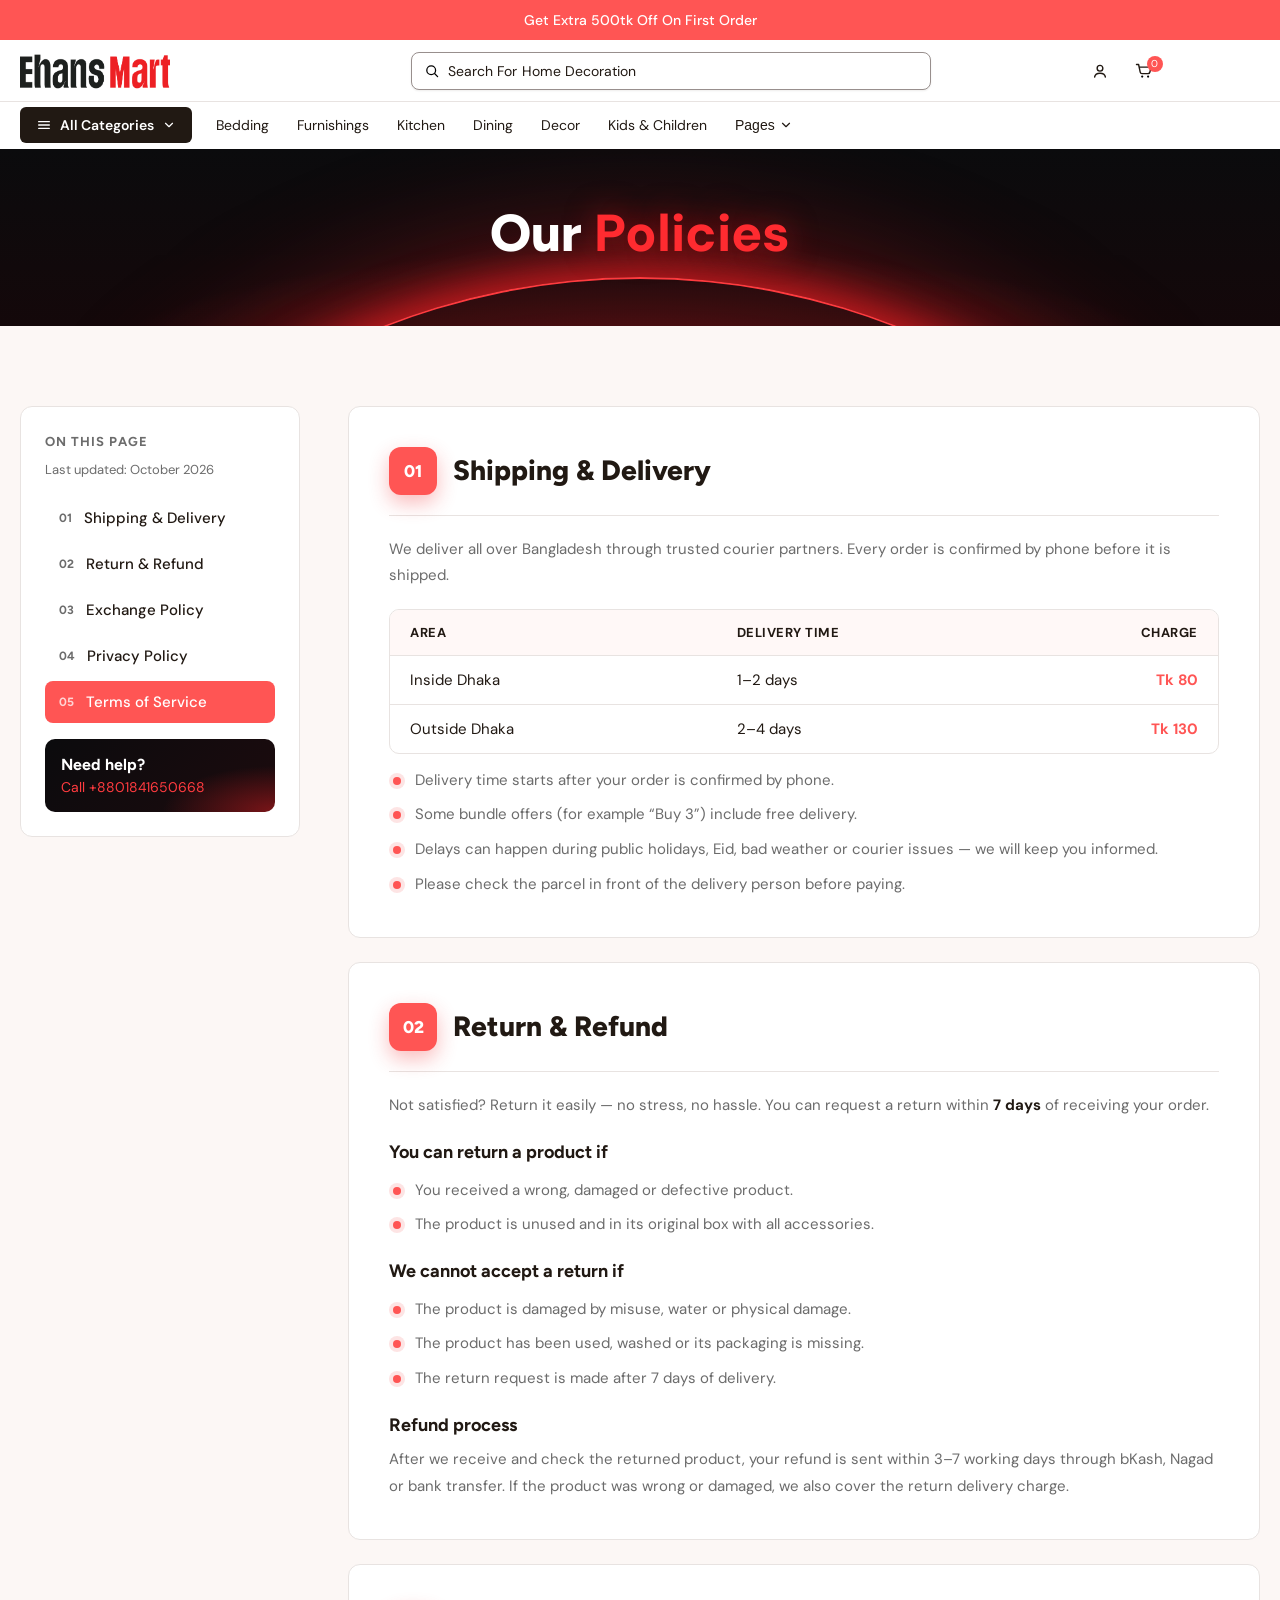
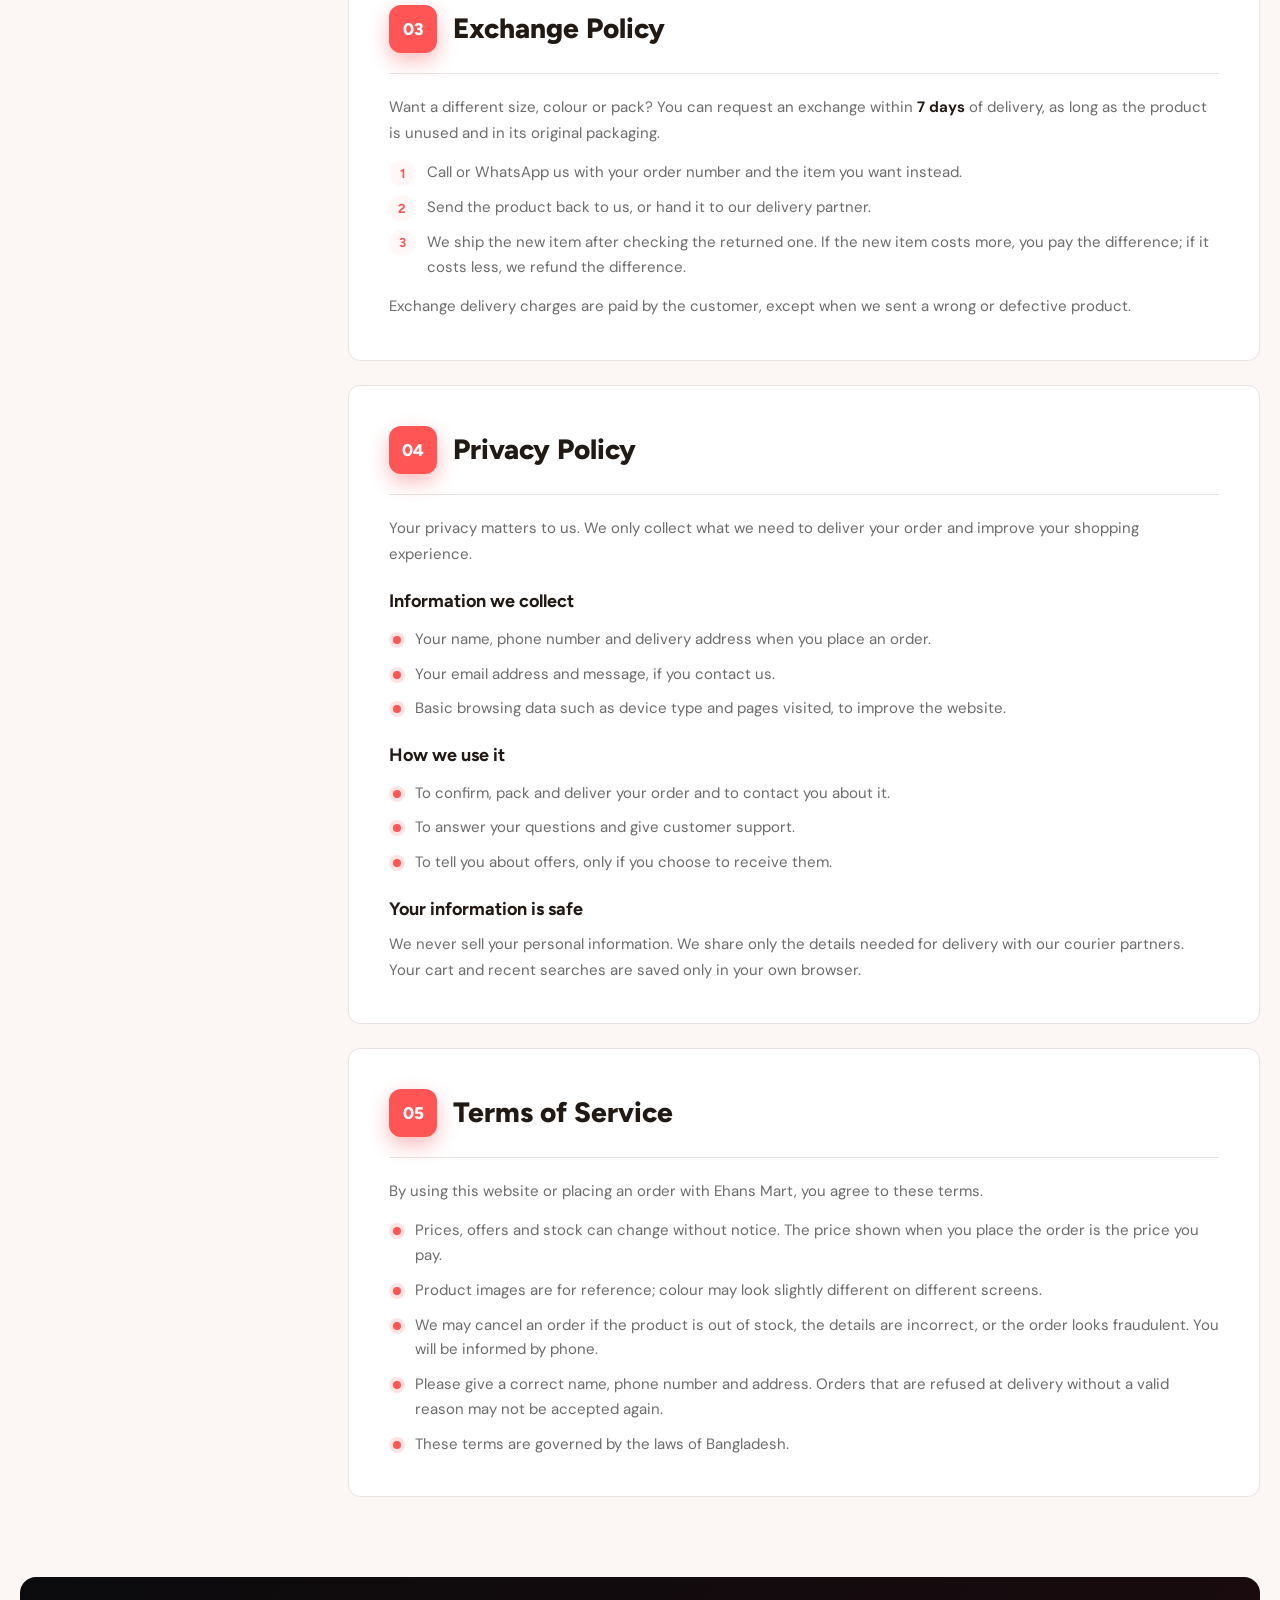
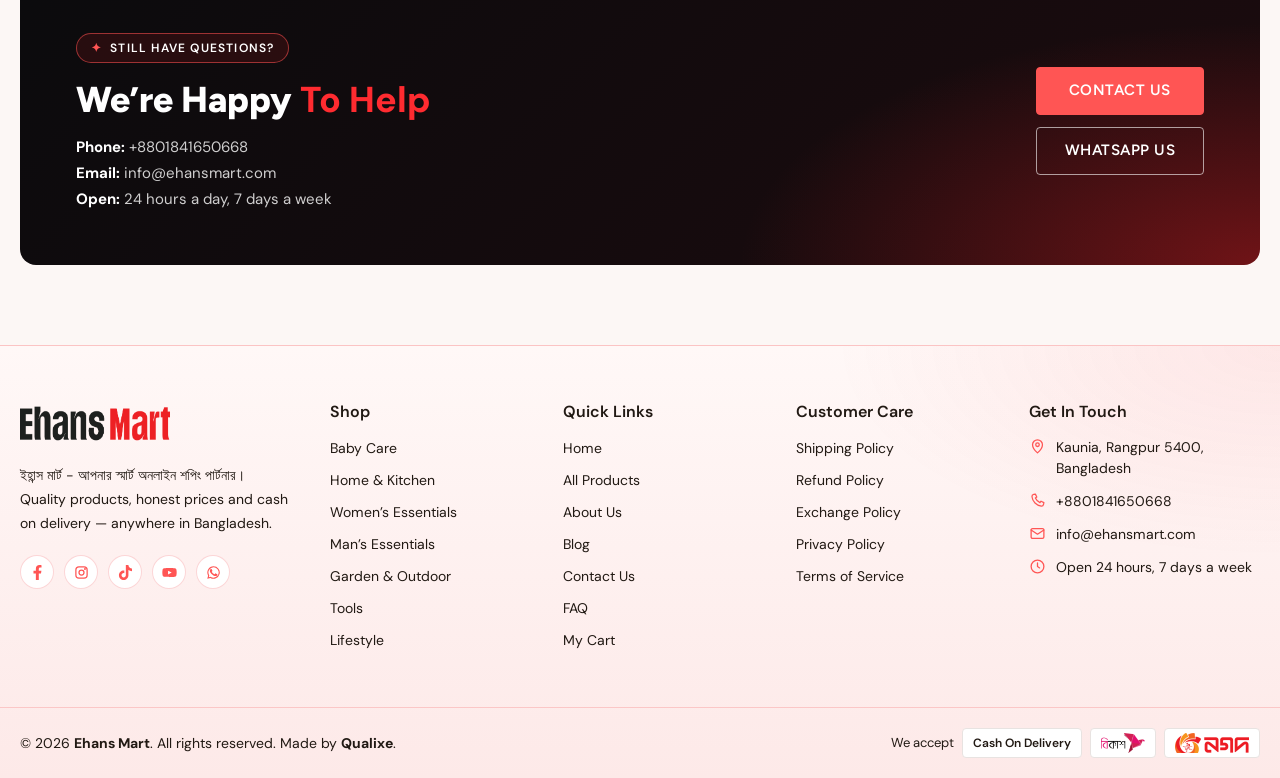
<file: policy.html>
<!DOCTYPE html>
<html lang="en">

<head>
	<meta charset="UTF-8">
	<meta name="viewport" content="width=device-width, initial-scale=1.0">
	<title>Ehans Mart | Privacy & Policy</title>
	<!-- css link start -->
	<link rel="icon" href="./assets/images/ehans-mart-favicon.svg" type="image/svg+xml">
	<link rel="icon" href="./assets/images/ehans-mart-favicon-32.png" type="image/png" sizes="32x32">
	<link rel="apple-touch-icon" href="./assets/images/ehans-mart-apple-touch-icon.png">
	<link rel="stylesheet" href="./assets/css/app-menu-section.css">
	<link rel="stylesheet" href="./assets/css/footer.css">
	<link rel="stylesheet" href="./assets/css/card.css">
	<link rel="stylesheet" href="./assets/css/about-common.css">
	<link rel="stylesheet" href="./assets/css/about-hero-section.css">
	<link rel="stylesheet" href="./assets/css/about-cta-section.css">
	<link rel="stylesheet" href="./assets/css/policy-section.css">
	<link rel="stylesheet" href="./assets/css/header.css">
	<link rel="stylesheet" href="./assets/css/search-bar.css">
	<link rel="stylesheet" href="./assets/css/mobile-menu.css">
	<link rel="stylesheet" href="./assets/css/all-categories-menu.css">
	<link rel="stylesheet" href="./assets/css/nav-dropdown.css">
	<link rel="stylesheet" href="./assets/css/announcebar-section.css">
	<link rel="stylesheet" href="./assets/css/main.css">
	<link rel="stylesheet" href="./assets/css/cart-drawer.css">
	<!-- css link end -->
</head>

<body>
	<!-- announcebar-section start -->
	<section class="announcebar-section">
		<div class="container">
			<div class="announcebar-text">
				<p><a href="#!">get Extra 500tk off on first order</a></p>
			</div>
		</div>
	</section>
	<!-- announcebar-section end -->

	<!-- header start -->
	<header class="header home-nav-active">
		<div class="container">
			<nav class="navbar">
				<div class="navbar-left">
					<button class="hamburger app-menu-open" type="button" aria-label="open menu">
						<span class="hamburger-line"></span>
						<span class="hamburger-line"></span>
						<span class="hamburger-line"></span>
					</button>
					<div class="navbar-logo">
						<a href="index.html">
							<img src="./assets/images/ehans-mart-logo.png" alt="ehans-mart-logo">
						</a>
					</div>
				</div>
				<div class="navbar-search">
					<button class="search-open navbar-search-open-btn">
						<span class="icon">
							<svg viewBox="0 0 20 20" fill="none">
								<circle cx="9" cy="9" r="5.5" stroke="currentColor" stroke-width="1.6"></circle>
								<path d="M13.5 13.5L17 17" stroke="currentColor" stroke-width="1.6" stroke-linecap="round"></path>
							</svg>
						</span>
						<span class="text p">
							search for
							<span class="search-roller">
								<span class="search-roller-track">
									<span>smart phone</span>
									<span>home decoration</span>
									<span>gadgets</span>
								</span>
							</span>
						</span>
					</button>
				</div>
				<!-- search-bar popup start -->
				<div class="search-bar-wrap">
					<button class="search-bar-window-cls-btn"></button>
					<div class="search-bar">
						<div class="search-bar-top">
							<form class="search-form">
								<div class="search-field">
									<span class="icon">
										<svg viewBox="0 0 16 16" fill="none" aria-hidden="true">
											<path
												d="M7.33333 12.6667C10.2789 12.6667 12.6667 10.2789 12.6667 7.33333C12.6667 4.38781 10.2789 2 7.33333 2C4.38781 2 2 4.38781 2 7.33333C2 10.2789 4.38781 12.6667 7.33333 12.6667Z"
												stroke="currentColor" stroke-width="1.5" stroke-linecap="round" stroke-linejoin="round">
											</path>
											<path d="M14 14L11.1 11.1" stroke="currentColor" stroke-width="1.5" stroke-linecap="round"
												stroke-linejoin="round"></path>
										</svg>
									</span>
									<input type="search" class="search-input" placeholder="Search products..." autocomplete="off"
										aria-label="search products">
									<button class="search-input-clear" type="button" aria-label="clear search" hidden>
										<svg width="10" height="10" viewBox="0 0 18 18" fill="none" aria-hidden="true"><path d="M3 15L15 3M15 15L3 3" stroke="currentColor" stroke-width="2" stroke-linecap="round"></path></svg>
									</button>
								</div>
							</form>
							<button class="search-bar-close">
								<svg width="16" height="16" viewBox="0 0 10 10" fill="none" xmlns="http://www.w3.org/2000/svg">
									<path
										d="M9.85403 9.14653C9.90048 9.19298 9.93733 9.24813 9.96247 9.30883C9.98762 9.36953 10.0006 9.43458 10.0006 9.50028C10.0006 9.56598 9.98762 9.63103 9.96247 9.69173C9.93733 9.75242 9.90048 9.80757 9.85403 9.85403C9.80757 9.90048 9.75242 9.93733 9.69173 9.96247C9.63103 9.98762 9.56598 10.0006 9.50028 10.0006C9.43458 10.0006 9.36953 9.98762 9.30883 9.96247C9.24813 9.93733 9.19298 9.90048 9.14653 9.85403L5.00028 5.70715L0.854028 9.85403C0.760208 9.94785 0.63296 10.0006 0.500278 10.0006C0.367596 10.0006 0.240348 9.94785 0.146528 9.85403C0.0527077 9.76021 2.61548e-09 9.63296 0 9.50028C-2.61548e-09 9.3676 0.0527077 9.24035 0.146528 9.14653L4.2934 5.00028L0.146528 0.854028C0.0527077 0.760208 0 0.63296 0 0.500278C0 0.367596 0.0527077 0.240348 0.146528 0.146528C0.240348 0.0527077 0.367596 0 0.500278 0C0.63296 0 0.760208 0.0527077 0.854028 0.146528L5.00028 4.2934L9.14653 0.146528C9.24035 0.0527077 9.3676 -2.61548e-09 9.50028 0C9.63296 2.61548e-09 9.76021 0.0527077 9.85403 0.146528C9.94785 0.240348 10.0006 0.367596 10.0006 0.500278C10.0006 0.63296 9.94785 0.760208 9.85403 0.854028L5.70715 5.00028L9.85403 9.14653Z"
										fill="#0B0802"></path>
								</svg>
							</button>
						</div>
						<div class="search-bar-btm">
							<!-- default view: recent + popular + categories -->
							<div class="search-default">
								<div class="search-block search-recent" hidden>
									<div class="search-block-head">
										<p class="search-block-title">recent searches</p>
										<button class="search-recent-clear" type="button">clear</button>
									</div>
									<div class="search-tags search-recent-tags"></div>
								</div>
								<div class="search-block">
									<p class="search-block-title">popular searches</p>
									<div class="search-tags search-popular-tags"></div>
								</div>
								<div class="search-block">
									<p class="search-block-title">shop by category</p>
									<div class="search-categories"></div>
								</div>
							</div>
							<!-- results view -->
							<div class="search-results" hidden>
								<p class="search-results-count"></p>
								<div class="search-result-items" role="listbox"></div>
								<a href="collections.html" class="btn search-view-all">view all results</a>
							</div>
							<!-- no result view -->
							<div class="search-empty" hidden>
								<p class="search-empty-title">No products found</p>
								<p class="search-empty-text">Try a different word, or browse a popular search below.</p>
								<div class="search-tags search-empty-tags"></div>
							</div>
						</div>
					</div>
				</div>
				<!-- search-bar popup end -->
				<div class="navbar-icons">
					<button class="navbar-icon navbar-search-open-btn">
						<svg viewBox="0 0 20 20" fill="none" aria-hidden="true">
							<path
								d="M9.16667 15.8333C12.8486 15.8333 15.8333 12.8486 15.8333 9.16667C15.8333 5.48477 12.8486 2.5 9.16667 2.5C5.48477 2.5 2.5 5.48477 2.5 9.16667C2.5 12.8486 5.48477 15.8333 9.16667 15.8333Z"
								stroke="currentColor" stroke-width="1.5" stroke-linecap="round" stroke-linejoin="round"></path>
							<path d="M17.5 17.5L13.875 13.875" stroke="currentColor" stroke-width="1.5" stroke-linecap="round"
								stroke-linejoin="round"></path>
						</svg>
					</button>
					<a href="#!" class="navbar-icon">
						<svg viewBox="0 0 20 20" fill="none" aria-hidden="true">
							<path d="M10 10.1A2.85 2.85 0 1 0 10 4.4a2.85 2.85 0 0 0 0 5.7Z" stroke="currentColor" stroke-width="1.4">
							</path>
							<path d="M4.6 16c.45-2.25 2.48-3.7 5.4-3.7 2.92 0 4.95 1.45 5.4 3.7" stroke="currentColor"
								stroke-width="1.4" stroke-linecap="round"></path>
						</svg>
					</a>
					<button class="navbar-icon cart-drawer-open">
						<span class="cart-count">0</span>
						<svg viewBox="0 0 20 20" fill="none" aria-hidden="true">
							<path d="M2.5 3.5H4.6l1.6 7.7c.17.82.89 1.4 1.73 1.4h6.17c.82 0 1.53-.55 1.73-1.34l1.3-5.16H5.3"
								stroke="currentColor" stroke-width="1.4" stroke-linecap="round" stroke-linejoin="round"></path>
							<circle cx="8.2" cy="15.6" r="1.1" fill="currentColor"></circle>
							<circle cx="14.1" cy="15.6" r="1.1" fill="currentColor"></circle>
						</svg>
					</button>
				</div>
				<div class="navbar-link-area">
					<ul class="navbar-links">
						<!-- all-categories start -->
						<li class="navbar-link all-categories">
							<button type="button" class="all-categories-btn" aria-expanded="false" aria-controls="all-categories-menu">
								<svg viewBox="0 0 24 24" fill="none" stroke="currentColor" stroke-width="2" stroke-linecap="round"
									aria-hidden="true">
									<path d="M4 7h16M4 12h16M4 17h16" />
								</svg>
								<span>All Categories</span>
								<svg class="all-categories-btn-arrow" viewBox="0 0 24 24" fill="none" stroke="currentColor"
									stroke-width="2" stroke-linecap="round" stroke-linejoin="round" aria-hidden="true">
									<path d="m6 9 6 6 6-6" />
								</svg>
							</button>
							<div class="all-categories-menu" id="all-categories-menu">
								<ul class="all-categories-list">
								<li>
									<button type="button" class="all-categories-tab active" data-all-cat="baby-care">
										<span>Baby Care</span>
										<svg viewBox="0 0 24 24" fill="none" stroke="currentColor" stroke-width="2" stroke-linecap="round"
											stroke-linejoin="round" aria-hidden="true">
											<path d="m9 6 6 6-6 6" />
										</svg>
									</button>
								</li>
								<li>
									<button type="button" class="all-categories-tab" data-all-cat="baby-safety">
										<span>Baby Safety</span>
										<svg viewBox="0 0 24 24" fill="none" stroke="currentColor" stroke-width="2" stroke-linecap="round"
											stroke-linejoin="round" aria-hidden="true">
											<path d="m9 6 6 6-6 6" />
										</svg>
									</button>
								</li>
								<li>
									<button type="button" class="all-categories-tab" data-all-cat="home-kitchen">
										<span>Home &amp; Kitchen</span>
										<svg viewBox="0 0 24 24" fill="none" stroke="currentColor" stroke-width="2" stroke-linecap="round"
											stroke-linejoin="round" aria-hidden="true">
											<path d="m9 6 6 6-6 6" />
										</svg>
									</button>
								</li>
								<li>
									<button type="button" class="all-categories-tab" data-all-cat="womens-essentials">
										<span>Women’s Essentials</span>
										<svg viewBox="0 0 24 24" fill="none" stroke="currentColor" stroke-width="2" stroke-linecap="round"
											stroke-linejoin="round" aria-hidden="true">
											<path d="m9 6 6 6-6 6" />
										</svg>
									</button>
								</li>
								<li>
									<button type="button" class="all-categories-tab" data-all-cat="hair-accessories">
										<span>Hair Accessories</span>
										<svg viewBox="0 0 24 24" fill="none" stroke="currentColor" stroke-width="2" stroke-linecap="round"
											stroke-linejoin="round" aria-hidden="true">
											<path d="m9 6 6 6-6 6" />
										</svg>
									</button>
								</li>
								<li>
									<button type="button" class="all-categories-tab" data-all-cat="mens-essentials">
										<span>Man’s Essentials</span>
										<svg viewBox="0 0 24 24" fill="none" stroke="currentColor" stroke-width="2" stroke-linecap="round"
											stroke-linejoin="round" aria-hidden="true">
											<path d="m9 6 6 6-6 6" />
										</svg>
									</button>
								</li>
								<li>
									<button type="button" class="all-categories-tab" data-all-cat="garden-outdoor">
										<span>Garden &amp; Outdoor</span>
										<svg viewBox="0 0 24 24" fill="none" stroke="currentColor" stroke-width="2" stroke-linecap="round"
											stroke-linejoin="round" aria-hidden="true">
											<path d="m9 6 6 6-6 6" />
										</svg>
									</button>
								</li>
								<li>
									<button type="button" class="all-categories-tab" data-all-cat="tools">
										<span>Tools</span>
										<svg viewBox="0 0 24 24" fill="none" stroke="currentColor" stroke-width="2" stroke-linecap="round"
											stroke-linejoin="round" aria-hidden="true">
											<path d="m9 6 6 6-6 6" />
										</svg>
									</button>
								</li>
								<li>
									<button type="button" class="all-categories-tab" data-all-cat="lifestyle">
										<span>Lifestyle</span>
										<svg viewBox="0 0 24 24" fill="none" stroke="currentColor" stroke-width="2" stroke-linecap="round"
											stroke-linejoin="round" aria-hidden="true">
											<path d="m9 6 6 6-6 6" />
										</svg>
									</button>
								</li>
								</ul>
								<div class="all-categories-panels">
								<div class="all-categories-panel active" data-all-cat="baby-care">
									<div class="all-categories-content">
										<div class="all-categories-head">
											<p class="all-categories-title">Baby Care</p>
											<a href="collections.html" class="all-categories-view">view all <span aria-hidden="true">→</span></a>
										</div>
										<ul class="all-categories-links">
											<li><a href="collections.html">Baby Caps &amp; Hats</a></li>
											<li><a href="collections.html">Baby Carriers</a></li>
											<li><a href="collections.html">Tiffin Boxes</a></li>
											<li><a href="collections.html">Sun Hats</a></li>
											<li><a href="collections.html">Feeding Essentials</a></li>
											<li><a href="collections.html">Baby Clothing</a></li>
											<li><a href="collections.html">Bath &amp; Skin Care</a></li>
											<li><a href="collections.html">Baby Toys</a></li>
											<li><a href="collections.html">Diaper Bags</a></li>
										</ul>
									</div>
									<a href="collections.html" class="all-categories-promo">
										<img src="./assets/images/category-baby-care.jpg" alt="Baby Care" loading="lazy">
										<span class="all-categories-promo-content">
											<span class="all-categories-promo-label">explore</span>
											<span class="all-categories-promo-title">Baby Care</span>
											<span class="all-categories-promo-text">Soft, safe and useful picks for your little one — from caps to tiffin boxes.</span>
											<span class="all-categories-promo-btn">shop now <span aria-hidden="true">→</span></span>
											<span class="all-categories-promo-features">
												<span>
													<svg viewBox="0 0 24 24" fill="none" stroke="currentColor" stroke-width="1.8"
														stroke-linecap="round" stroke-linejoin="round" aria-hidden="true">
														<rect x="2.5" y="6" width="19" height="12" rx="2" />
														<circle cx="12" cy="12" r="2.5" />
													</svg>
													100% Cash on Delivery
												</span>
												<span>
													<svg viewBox="0 0 24 24" fill="none" stroke="currentColor" stroke-width="1.8"
														stroke-linecap="round" stroke-linejoin="round" aria-hidden="true">
														<path d="M3 7h11v9H3zM14 10h4l3 3v3h-7" />
														<circle cx="7" cy="17.5" r="1.8" />
														<circle cx="17" cy="17.5" r="1.8" />
													</svg>
													Fast home delivery
												</span>
											</span>
										</span>
									</a>
								</div>
								<div class="all-categories-panel" data-all-cat="baby-safety">
									<div class="all-categories-content">
										<div class="all-categories-head">
											<p class="all-categories-title">Baby Safety</p>
											<a href="collections.html" class="all-categories-view">view all <span aria-hidden="true">→</span></a>
										</div>
										<ul class="all-categories-links">
											<li><a href="collections.html">Safety Helmets</a></li>
											<li><a href="collections.html">Riding Safety Belts</a></li>
											<li><a href="collections.html">Fridge Child Locks</a></li>
											<li><a href="collections.html">Cabinet Locks</a></li>
											<li><a href="collections.html">Drawer Locks</a></li>
											<li><a href="collections.html">Corner Guards</a></li>
											<li><a href="collections.html">Door Stoppers</a></li>
											<li><a href="collections.html">Socket Covers</a></li>
											<li><a href="collections.html">Safety Gates</a></li>
										</ul>
									</div>
									<a href="collections.html" class="all-categories-promo">
										<img src="./assets/images/category-baby-safety.jpg" alt="Baby Safety" loading="lazy">
										<span class="all-categories-promo-content">
											<span class="all-categories-promo-label">explore</span>
											<span class="all-categories-promo-title">Baby Safety</span>
											<span class="all-categories-promo-text">Child locks, helmets and belts that keep curious kids safe at home and on the road.</span>
											<span class="all-categories-promo-btn">shop now <span aria-hidden="true">→</span></span>
											<span class="all-categories-promo-features">
												<span>
													<svg viewBox="0 0 24 24" fill="none" stroke="currentColor" stroke-width="1.8"
														stroke-linecap="round" stroke-linejoin="round" aria-hidden="true">
														<rect x="2.5" y="6" width="19" height="12" rx="2" />
														<circle cx="12" cy="12" r="2.5" />
													</svg>
													100% Cash on Delivery
												</span>
												<span>
													<svg viewBox="0 0 24 24" fill="none" stroke="currentColor" stroke-width="1.8"
														stroke-linecap="round" stroke-linejoin="round" aria-hidden="true">
														<path d="M3 7h11v9H3zM14 10h4l3 3v3h-7" />
														<circle cx="7" cy="17.5" r="1.8" />
														<circle cx="17" cy="17.5" r="1.8" />
													</svg>
													Fast home delivery
												</span>
											</span>
										</span>
									</a>
								</div>
								<div class="all-categories-panel" data-all-cat="home-kitchen">
									<div class="all-categories-content">
										<div class="all-categories-head">
											<p class="all-categories-title">Home &amp; Kitchen</p>
											<a href="collections.html" class="all-categories-view">view all <span aria-hidden="true">→</span></a>
										</div>
										<ul class="all-categories-links">
											<li><a href="collections.html">Kitchen Aprons</a></li>
											<li><a href="collections.html">Oil Dispensers</a></li>
											<li><a href="collections.html">Cleaning Sprays</a></li>
											<li><a href="collections.html">Dish Washing Gloves</a></li>
											<li><a href="collections.html">Drawer Organizers</a></li>
											<li><a href="collections.html">Fridge Covers</a></li>
											<li><a href="collections.html">Door Foam</a></li>
											<li><a href="collections.html">Door Closers</a></li>
											<li><a href="collections.html">Magic Erasers</a></li>
											<li><a href="collections.html">Mouse Traps</a></li>
											<li><a href="collections.html">Furniture Polish</a></li>
											<li><a href="collections.html">Kitchen Face Shields</a></li>
										</ul>
									</div>
									<a href="collections.html" class="all-categories-promo">
										<img src="./assets/images/category-home-kitchen.jpg" alt="Home and Kitchen" loading="lazy">
										<span class="all-categories-promo-content">
											<span class="all-categories-promo-label">explore</span>
											<span class="all-categories-promo-title">Home &amp; Kitchen</span>
											<span class="all-categories-promo-text">Smart tools that make cooking, cleaning and organizing easier every day.</span>
											<span class="all-categories-promo-btn">shop now <span aria-hidden="true">→</span></span>
											<span class="all-categories-promo-features">
												<span>
													<svg viewBox="0 0 24 24" fill="none" stroke="currentColor" stroke-width="1.8"
														stroke-linecap="round" stroke-linejoin="round" aria-hidden="true">
														<rect x="2.5" y="6" width="19" height="12" rx="2" />
														<circle cx="12" cy="12" r="2.5" />
													</svg>
													100% Cash on Delivery
												</span>
												<span>
													<svg viewBox="0 0 24 24" fill="none" stroke="currentColor" stroke-width="1.8"
														stroke-linecap="round" stroke-linejoin="round" aria-hidden="true">
														<path d="M3 7h11v9H3zM14 10h4l3 3v3h-7" />
														<circle cx="7" cy="17.5" r="1.8" />
														<circle cx="17" cy="17.5" r="1.8" />
													</svg>
													Fast home delivery
												</span>
											</span>
										</span>
									</a>
								</div>
								<div class="all-categories-panel" data-all-cat="womens-essentials">
									<div class="all-categories-content">
										<div class="all-categories-head">
											<p class="all-categories-title">Women’s Essentials</p>
											<a href="collections.html" class="all-categories-view">view all <span aria-hidden="true">→</span></a>
										</div>
										<ul class="all-categories-links">
											<li><a href="collections.html">Face Masks</a></li>
											<li><a href="collections.html">Facial Hair Removers</a></li>
											<li><a href="collections.html">Earring Supports</a></li>
											<li><a href="collections.html">Clothing Tag Guns</a></li>
											<li><a href="collections.html">Beauty Tools</a></li>
											<li><a href="collections.html">Skin Care</a></li>
											<li><a href="collections.html">Makeup Organizers</a></li>
											<li><a href="collections.html">Handbag Accessories</a></li>
											<li><a href="collections.html">Personal Care</a></li>
										</ul>
									</div>
									<a href="collections.html" class="all-categories-promo">
										<img src="./assets/images/category-womens-essentials.jpg" alt="Women’s Essentials" loading="lazy">
										<span class="all-categories-promo-content">
											<span class="all-categories-promo-label">explore</span>
											<span class="all-categories-promo-title">Women’s Essentials</span>
											<span class="all-categories-promo-text">Beauty and daily-care helpers loved by thousands of customers.</span>
											<span class="all-categories-promo-btn">shop now <span aria-hidden="true">→</span></span>
											<span class="all-categories-promo-features">
												<span>
													<svg viewBox="0 0 24 24" fill="none" stroke="currentColor" stroke-width="1.8"
														stroke-linecap="round" stroke-linejoin="round" aria-hidden="true">
														<rect x="2.5" y="6" width="19" height="12" rx="2" />
														<circle cx="12" cy="12" r="2.5" />
													</svg>
													100% Cash on Delivery
												</span>
												<span>
													<svg viewBox="0 0 24 24" fill="none" stroke="currentColor" stroke-width="1.8"
														stroke-linecap="round" stroke-linejoin="round" aria-hidden="true">
														<path d="M3 7h11v9H3zM14 10h4l3 3v3h-7" />
														<circle cx="7" cy="17.5" r="1.8" />
														<circle cx="17" cy="17.5" r="1.8" />
													</svg>
													Fast home delivery
												</span>
											</span>
										</span>
									</a>
								</div>
								<div class="all-categories-panel" data-all-cat="hair-accessories">
									<div class="all-categories-content">
										<div class="all-categories-head">
											<p class="all-categories-title">Hair Accessories</p>
											<a href="collections.html" class="all-categories-view">view all <span aria-hidden="true">→</span></a>
										</div>
										<ul class="all-categories-links">
											<li><a href="collections.html">Bow Hair Clips</a></li>
											<li><a href="collections.html">Spring Clips</a></li>
											<li><a href="collections.html">Butterfly Clips</a></li>
											<li><a href="collections.html">Tassel Hairpins</a></li>
											<li><a href="collections.html">Princess Clips</a></li>
											<li><a href="collections.html">Hair Oil Combs</a></li>
											<li><a href="collections.html">Hair Bands</a></li>
											<li><a href="collections.html">Scrunchies</a></li>
											<li><a href="collections.html">Kids Hair Clips</a></li>
										</ul>
									</div>
									<a href="collections.html" class="all-categories-promo">
										<img src="./assets/images/category-hair-accessories.jpg" alt="Hair Accessories" loading="lazy">
										<span class="all-categories-promo-content">
											<span class="all-categories-promo-label">explore</span>
											<span class="all-categories-promo-title">Hair Accessories</span>
											<span class="all-categories-promo-text">Cute bows, clips and pins for school, parties and every day.</span>
											<span class="all-categories-promo-btn">shop now <span aria-hidden="true">→</span></span>
											<span class="all-categories-promo-features">
												<span>
													<svg viewBox="0 0 24 24" fill="none" stroke="currentColor" stroke-width="1.8"
														stroke-linecap="round" stroke-linejoin="round" aria-hidden="true">
														<rect x="2.5" y="6" width="19" height="12" rx="2" />
														<circle cx="12" cy="12" r="2.5" />
													</svg>
													100% Cash on Delivery
												</span>
												<span>
													<svg viewBox="0 0 24 24" fill="none" stroke="currentColor" stroke-width="1.8"
														stroke-linecap="round" stroke-linejoin="round" aria-hidden="true">
														<path d="M3 7h11v9H3zM14 10h4l3 3v3h-7" />
														<circle cx="7" cy="17.5" r="1.8" />
														<circle cx="17" cy="17.5" r="1.8" />
													</svg>
													Fast home delivery
												</span>
											</span>
										</span>
									</a>
								</div>
								<div class="all-categories-panel" data-all-cat="mens-essentials">
									<div class="all-categories-content">
										<div class="all-categories-head">
											<p class="all-categories-title">Man’s Essentials</p>
											<a href="collections.html" class="all-categories-view">view all <span aria-hidden="true">→</span></a>
										</div>
										<ul class="all-categories-links">
											<li><a href="collections.html">White Hair Cover</a></li>
											<li><a href="collections.html">Grooming Tools</a></li>
											<li><a href="collections.html">Beard Care</a></li>
											<li><a href="collections.html">Hair Care</a></li>
											<li><a href="collections.html">Wallets</a></li>
											<li><a href="collections.html">Personal Care</a></li>
										</ul>
									</div>
									<a href="collections.html" class="all-categories-promo">
										<img src="./assets/images/category-mens-essentials.jpg" alt="Man’s Essentials" loading="lazy">
										<span class="all-categories-promo-content">
											<span class="all-categories-promo-label">explore</span>
											<span class="all-categories-promo-title">Man’s Essentials</span>
											<span class="all-categories-promo-text">Simple grooming and daily essentials made for men.</span>
											<span class="all-categories-promo-btn">shop now <span aria-hidden="true">→</span></span>
											<span class="all-categories-promo-features">
												<span>
													<svg viewBox="0 0 24 24" fill="none" stroke="currentColor" stroke-width="1.8"
														stroke-linecap="round" stroke-linejoin="round" aria-hidden="true">
														<rect x="2.5" y="6" width="19" height="12" rx="2" />
														<circle cx="12" cy="12" r="2.5" />
													</svg>
													100% Cash on Delivery
												</span>
												<span>
													<svg viewBox="0 0 24 24" fill="none" stroke="currentColor" stroke-width="1.8"
														stroke-linecap="round" stroke-linejoin="round" aria-hidden="true">
														<path d="M3 7h11v9H3zM14 10h4l3 3v3h-7" />
														<circle cx="7" cy="17.5" r="1.8" />
														<circle cx="17" cy="17.5" r="1.8" />
													</svg>
													Fast home delivery
												</span>
											</span>
										</span>
									</a>
								</div>
								<div class="all-categories-panel" data-all-cat="garden-outdoor">
									<div class="all-categories-content">
										<div class="all-categories-head">
											<p class="all-categories-title">Garden &amp; Outdoor</p>
											<a href="collections.html" class="all-categories-view">view all <span aria-hidden="true">→</span></a>
										</div>
										<ul class="all-categories-links">
											<li><a href="collections.html">Branch Cutters</a></li>
											<li><a href="collections.html">Pruning Tools</a></li>
											<li><a href="collections.html">Garden Gloves</a></li>
											<li><a href="collections.html">Plant Care</a></li>
											<li><a href="collections.html">Watering Tools</a></li>
											<li><a href="collections.html">Outdoor Essentials</a></li>
										</ul>
									</div>
									<a href="collections.html" class="all-categories-promo">
										<img src="./assets/images/category-garden-outdoor.jpg" alt="Garden and Outdoor" loading="lazy">
										<span class="all-categories-promo-content">
											<span class="all-categories-promo-label">explore</span>
											<span class="all-categories-promo-title">Garden &amp; Outdoor</span>
											<span class="all-categories-promo-text">Easy tools to keep your plants, roof garden and balcony healthy.</span>
											<span class="all-categories-promo-btn">shop now <span aria-hidden="true">→</span></span>
											<span class="all-categories-promo-features">
												<span>
													<svg viewBox="0 0 24 24" fill="none" stroke="currentColor" stroke-width="1.8"
														stroke-linecap="round" stroke-linejoin="round" aria-hidden="true">
														<rect x="2.5" y="6" width="19" height="12" rx="2" />
														<circle cx="12" cy="12" r="2.5" />
													</svg>
													100% Cash on Delivery
												</span>
												<span>
													<svg viewBox="0 0 24 24" fill="none" stroke="currentColor" stroke-width="1.8"
														stroke-linecap="round" stroke-linejoin="round" aria-hidden="true">
														<path d="M3 7h11v9H3zM14 10h4l3 3v3h-7" />
														<circle cx="7" cy="17.5" r="1.8" />
														<circle cx="17" cy="17.5" r="1.8" />
													</svg>
													Fast home delivery
												</span>
											</span>
										</span>
									</a>
								</div>
								<div class="all-categories-panel" data-all-cat="tools">
									<div class="all-categories-content">
										<div class="all-categories-head">
											<p class="all-categories-title">Tools</p>
											<a href="collections.html" class="all-categories-view">view all <span aria-hidden="true">→</span></a>
										</div>
										<ul class="all-categories-links">
											<li><a href="collections.html">Hand Tools</a></li>
											<li><a href="collections.html">Cutting Tools</a></li>
											<li><a href="collections.html">Measuring Tools</a></li>
											<li><a href="collections.html">Repair Kits</a></li>
											<li><a href="collections.html">Tool Organizers</a></li>
											<li><a href="collections.html">DIY Essentials</a></li>
										</ul>
									</div>
									<a href="collections.html" class="all-categories-promo">
										<img src="./assets/images/category-tools.jpg" alt="Tools" loading="lazy">
										<span class="all-categories-promo-content">
											<span class="all-categories-promo-label">explore</span>
											<span class="all-categories-promo-title">Tools</span>
											<span class="all-categories-promo-text">Handy tools for small repairs and everyday jobs around the house.</span>
											<span class="all-categories-promo-btn">shop now <span aria-hidden="true">→</span></span>
											<span class="all-categories-promo-features">
												<span>
													<svg viewBox="0 0 24 24" fill="none" stroke="currentColor" stroke-width="1.8"
														stroke-linecap="round" stroke-linejoin="round" aria-hidden="true">
														<rect x="2.5" y="6" width="19" height="12" rx="2" />
														<circle cx="12" cy="12" r="2.5" />
													</svg>
													100% Cash on Delivery
												</span>
												<span>
													<svg viewBox="0 0 24 24" fill="none" stroke="currentColor" stroke-width="1.8"
														stroke-linecap="round" stroke-linejoin="round" aria-hidden="true">
														<path d="M3 7h11v9H3zM14 10h4l3 3v3h-7" />
														<circle cx="7" cy="17.5" r="1.8" />
														<circle cx="17" cy="17.5" r="1.8" />
													</svg>
													Fast home delivery
												</span>
											</span>
										</span>
									</a>
								</div>
								<div class="all-categories-panel" data-all-cat="lifestyle">
									<div class="all-categories-content">
										<div class="all-categories-head">
											<p class="all-categories-title">Lifestyle</p>
											<a href="collections.html" class="all-categories-view">view all <span aria-hidden="true">→</span></a>
										</div>
										<ul class="all-categories-links">
											<li><a href="collections.html">Travel Accessories</a></li>
											<li><a href="collections.html">Storage &amp; Organizers</a></li>
											<li><a href="collections.html">Gift Items</a></li>
											<li><a href="collections.html">Daily Essentials</a></li>
											<li><a href="collections.html">Home Decor</a></li>
											<li><a href="collections.html">Gadget Accessories</a></li>
										</ul>
									</div>
									<a href="collections.html" class="all-categories-promo">
										<img src="./assets/images/category-lifestyle.jpg" alt="Lifestyle" loading="lazy">
										<span class="all-categories-promo-content">
											<span class="all-categories-promo-label">explore</span>
											<span class="all-categories-promo-title">Lifestyle</span>
											<span class="all-categories-promo-text">Useful everyday products that make life a little smarter.</span>
											<span class="all-categories-promo-btn">shop now <span aria-hidden="true">→</span></span>
											<span class="all-categories-promo-features">
												<span>
													<svg viewBox="0 0 24 24" fill="none" stroke="currentColor" stroke-width="1.8"
														stroke-linecap="round" stroke-linejoin="round" aria-hidden="true">
														<rect x="2.5" y="6" width="19" height="12" rx="2" />
														<circle cx="12" cy="12" r="2.5" />
													</svg>
													100% Cash on Delivery
												</span>
												<span>
													<svg viewBox="0 0 24 24" fill="none" stroke="currentColor" stroke-width="1.8"
														stroke-linecap="round" stroke-linejoin="round" aria-hidden="true">
														<path d="M3 7h11v9H3zM14 10h4l3 3v3h-7" />
														<circle cx="7" cy="17.5" r="1.8" />
														<circle cx="17" cy="17.5" r="1.8" />
													</svg>
													Fast home delivery
												</span>
											</span>
										</span>
									</a>
								</div>
								</div>
							</div>
						</li>
						<!-- all-categories end -->
						<li class="navbar-link">
							<p class="navbar-link-btn">bedding</p>
							<div class="megamenu">
								<div class="megamenu-items">
									<div class="megamenu-item">
										<h6 class="megamenu-item-title">Bedsheets By Design</h6>
										<ul>
											<li>
												<a href="#!">Abstract Bedsheets</a>
											</li>
											<li>
												<a href="#!">Solid Bedsheets</a>
											</li>
											<li>
												<a href="#!">Floral Bedsheets</a>
											</li>
											<li>
												<a href="#!">Geometric Bedsheets</a>
											</li>
											<li>
												<a href="#!">Fabulous Indian Prints</a>
											</li>
											<li>
												<a href="#!">Kids Bedsheets</a>
											</li>
										</ul>
									</div>
									<div class="megamenu-item">
										<h6 class="megamenu-item-title">Bedsheets By Design</h6>
										<ul>
											<li>
												<a href="#!">Abstract Bedsheets</a>
											</li>
											<li>
												<a href="#!">Solid Bedsheets</a>
											</li>
											<li>
												<a href="#!">Floral Bedsheets</a>
											</li>
											<li>
												<a href="#!">Geometric Bedsheets</a>
											</li>
											<li>
												<a href="#!">Fabulous Indian Prints</a>
											</li>
											<li>
												<a href="#!">Kids Bedsheets</a>
											</li>
										</ul>
									</div>
									<div class="megamenu-item">
										<h6 class="megamenu-item-title">Bedsheets By Design</h6>
										<ul>
											<li>
												<a href="#!">Abstract Bedsheets</a>
											</li>
											<li>
												<a href="#!">Solid Bedsheets</a>
											</li>
											<li>
												<a href="#!">Floral Bedsheets</a>
											</li>
											<li>
												<a href="#!">Geometric Bedsheets</a>
											</li>
											<li>
												<a href="#!">Fabulous Indian Prints</a>
											</li>
											<li>
												<a href="#!">Kids Bedsheets</a>
											</li>
										</ul>
									</div>
									<div class="megamenu-item">
										<h6 class="megamenu-item-title">Bedsheets By Design</h6>
										<ul>
											<li>
												<a href="#!">Abstract Bedsheets</a>
											</li>
											<li>
												<a href="#!">Solid Bedsheets</a>
											</li>
											<li>
												<a href="#!">Floral Bedsheets</a>
											</li>
											<li>
												<a href="#!">Geometric Bedsheets</a>
											</li>
											<li>
												<a href="#!">Fabulous Indian Prints</a>
											</li>
											<li>
												<a href="#!">Kids Bedsheets</a>
											</li>
										</ul>
									</div>
									<div class="megamenu-item">
										<h6 class="megamenu-item-title">Bedsheets By Design</h6>
										<ul>
											<li>
												<a href="#!">Abstract Bedsheets</a>
											</li>
											<li>
												<a href="#!">Solid Bedsheets</a>
											</li>
											<li>
												<a href="#!">Floral Bedsheets</a>
											</li>
											<li>
												<a href="#!">Geometric Bedsheets</a>
											</li>
											<li>
												<a href="#!">Fabulous Indian Prints</a>
											</li>
											<li>
												<a href="#!">Kids Bedsheets</a>
											</li>
										</ul>
									</div>
								</div>
							</div>
						</li>
						<li class="navbar-link">
							<p class="navbar-link-btn">Furnishings</p>
							<div class="megamenu">
								<div class="megamenu-items">
									<div class="megamenu-item">
										<h6 class="megamenu-item-title">Bedsheets By Design</h6>
										<ul>
											<li>
												<a href="#!">Abstract Bedsheets</a>
											</li>
											<li>
												<a href="#!">Solid Bedsheets</a>
											</li>
											<li>
												<a href="#!">Floral Bedsheets</a>
											</li>
											<li>
												<a href="#!">Geometric Bedsheets</a>
											</li>
											<li>
												<a href="#!">Fabulous Indian Prints</a>
											</li>
											<li>
												<a href="#!">Kids Bedsheets</a>
											</li>
										</ul>
									</div>
									<div class="megamenu-item">
										<h6 class="megamenu-item-title">Bedsheets By Design</h6>
										<ul>
											<li>
												<a href="#!">Abstract Bedsheets</a>
											</li>
											<li>
												<a href="#!">Solid Bedsheets</a>
											</li>
											<li>
												<a href="#!">Floral Bedsheets</a>
											</li>
											<li>
												<a href="#!">Geometric Bedsheets</a>
											</li>
											<li>
												<a href="#!">Fabulous Indian Prints</a>
											</li>
											<li>
												<a href="#!">Kids Bedsheets</a>
											</li>
										</ul>
									</div>
									<div class="megamenu-item">
										<h6 class="megamenu-item-title">Bedsheets By Design</h6>
										<ul>
											<li>
												<a href="#!">Abstract Bedsheets</a>
											</li>
											<li>
												<a href="#!">Solid Bedsheets</a>
											</li>
											<li>
												<a href="#!">Floral Bedsheets</a>
											</li>
											<li>
												<a href="#!">Geometric Bedsheets</a>
											</li>
											<li>
												<a href="#!">Fabulous Indian Prints</a>
											</li>
											<li>
												<a href="#!">Kids Bedsheets</a>
											</li>
										</ul>
									</div>
									<div class="megamenu-item">
										<h6 class="megamenu-item-title">Bedsheets By Design</h6>
										<ul>
											<li>
												<a href="#!">Abstract Bedsheets</a>
											</li>
											<li>
												<a href="#!">Solid Bedsheets</a>
											</li>
											<li>
												<a href="#!">Floral Bedsheets</a>
											</li>
											<li>
												<a href="#!">Geometric Bedsheets</a>
											</li>
											<li>
												<a href="#!">Fabulous Indian Prints</a>
											</li>
											<li>
												<a href="#!">Kids Bedsheets</a>
											</li>
										</ul>
									</div>
									<div class="megamenu-item">
										<h6 class="megamenu-item-title">Bedsheets By Design</h6>
										<ul>
											<li>
												<a href="#!">Abstract Bedsheets</a>
											</li>
											<li>
												<a href="#!">Solid Bedsheets</a>
											</li>
											<li>
												<a href="#!">Floral Bedsheets</a>
											</li>
											<li>
												<a href="#!">Geometric Bedsheets</a>
											</li>
											<li>
												<a href="#!">Fabulous Indian Prints</a>
											</li>
											<li>
												<a href="#!">Kids Bedsheets</a>
											</li>
										</ul>
									</div>
								</div>
							</div>
						</li>
						<li class="navbar-link">
							<p class="navbar-link-btn">Kitchen</p>
							<div class="megamenu">
								<div class="megamenu-items">
									<div class="megamenu-item">
										<h6 class="megamenu-item-title">Bedsheets By Design</h6>
										<ul>
											<li>
												<a href="#!">Abstract Bedsheets</a>
											</li>
											<li>
												<a href="#!">Solid Bedsheets</a>
											</li>
											<li>
												<a href="#!">Floral Bedsheets</a>
											</li>
											<li>
												<a href="#!">Geometric Bedsheets</a>
											</li>
											<li>
												<a href="#!">Fabulous Indian Prints</a>
											</li>
											<li>
												<a href="#!">Kids Bedsheets</a>
											</li>
										</ul>
									</div>
									<div class="megamenu-item">
										<h6 class="megamenu-item-title">Bedsheets By Design</h6>
										<ul>
											<li>
												<a href="#!">Abstract Bedsheets</a>
											</li>
											<li>
												<a href="#!">Solid Bedsheets</a>
											</li>
											<li>
												<a href="#!">Floral Bedsheets</a>
											</li>
											<li>
												<a href="#!">Geometric Bedsheets</a>
											</li>
											<li>
												<a href="#!">Fabulous Indian Prints</a>
											</li>
											<li>
												<a href="#!">Kids Bedsheets</a>
											</li>
										</ul>
									</div>
									<div class="megamenu-item">
										<h6 class="megamenu-item-title">Bedsheets By Design</h6>
										<ul>
											<li>
												<a href="#!">Abstract Bedsheets</a>
											</li>
											<li>
												<a href="#!">Solid Bedsheets</a>
											</li>
											<li>
												<a href="#!">Floral Bedsheets</a>
											</li>
											<li>
												<a href="#!">Geometric Bedsheets</a>
											</li>
											<li>
												<a href="#!">Fabulous Indian Prints</a>
											</li>
											<li>
												<a href="#!">Kids Bedsheets</a>
											</li>
										</ul>
									</div>
									<div class="megamenu-item">
										<h6 class="megamenu-item-title">Bedsheets By Design</h6>
										<ul>
											<li>
												<a href="#!">Abstract Bedsheets</a>
											</li>
											<li>
												<a href="#!">Solid Bedsheets</a>
											</li>
											<li>
												<a href="#!">Floral Bedsheets</a>
											</li>
											<li>
												<a href="#!">Geometric Bedsheets</a>
											</li>
											<li>
												<a href="#!">Fabulous Indian Prints</a>
											</li>
											<li>
												<a href="#!">Kids Bedsheets</a>
											</li>
										</ul>
									</div>
									<div class="megamenu-item">
										<h6 class="megamenu-item-title">Bedsheets By Design</h6>
										<ul>
											<li>
												<a href="#!">Abstract Bedsheets</a>
											</li>
											<li>
												<a href="#!">Solid Bedsheets</a>
											</li>
											<li>
												<a href="#!">Floral Bedsheets</a>
											</li>
											<li>
												<a href="#!">Geometric Bedsheets</a>
											</li>
											<li>
												<a href="#!">Fabulous Indian Prints</a>
											</li>
											<li>
												<a href="#!">Kids Bedsheets</a>
											</li>
										</ul>
									</div>
								</div>
							</div>
						</li>
						<li class="navbar-link">
							<p class="navbar-link-btn">Dining</p>
							<div class="megamenu">
								<div class="megamenu-items">
									<div class="megamenu-item">
										<h6 class="megamenu-item-title">Bedsheets By Design</h6>
										<ul>
											<li>
												<a href="#!">Abstract Bedsheets</a>
											</li>
											<li>
												<a href="#!">Solid Bedsheets</a>
											</li>
											<li>
												<a href="#!">Floral Bedsheets</a>
											</li>
											<li>
												<a href="#!">Geometric Bedsheets</a>
											</li>
											<li>
												<a href="#!">Fabulous Indian Prints</a>
											</li>
											<li>
												<a href="#!">Kids Bedsheets</a>
											</li>
										</ul>
									</div>
									<div class="megamenu-item">
										<h6 class="megamenu-item-title">Bedsheets By Design</h6>
										<ul>
											<li>
												<a href="#!">Abstract Bedsheets</a>
											</li>
											<li>
												<a href="#!">Solid Bedsheets</a>
											</li>
											<li>
												<a href="#!">Floral Bedsheets</a>
											</li>
											<li>
												<a href="#!">Geometric Bedsheets</a>
											</li>
											<li>
												<a href="#!">Fabulous Indian Prints</a>
											</li>
											<li>
												<a href="#!">Kids Bedsheets</a>
											</li>
										</ul>
									</div>
									<div class="megamenu-item">
										<h6 class="megamenu-item-title">Bedsheets By Design</h6>
										<ul>
											<li>
												<a href="#!">Abstract Bedsheets</a>
											</li>
											<li>
												<a href="#!">Solid Bedsheets</a>
											</li>
											<li>
												<a href="#!">Floral Bedsheets</a>
											</li>
											<li>
												<a href="#!">Geometric Bedsheets</a>
											</li>
											<li>
												<a href="#!">Fabulous Indian Prints</a>
											</li>
											<li>
												<a href="#!">Kids Bedsheets</a>
											</li>
										</ul>
									</div>
									<div class="megamenu-item">
										<h6 class="megamenu-item-title">Bedsheets By Design</h6>
										<ul>
											<li>
												<a href="#!">Abstract Bedsheets</a>
											</li>
											<li>
												<a href="#!">Solid Bedsheets</a>
											</li>
											<li>
												<a href="#!">Floral Bedsheets</a>
											</li>
											<li>
												<a href="#!">Geometric Bedsheets</a>
											</li>
											<li>
												<a href="#!">Fabulous Indian Prints</a>
											</li>
											<li>
												<a href="#!">Kids Bedsheets</a>
											</li>
										</ul>
									</div>
									<div class="megamenu-item">
										<h6 class="megamenu-item-title">Bedsheets By Design</h6>
										<ul>
											<li>
												<a href="#!">Abstract Bedsheets</a>
											</li>
											<li>
												<a href="#!">Solid Bedsheets</a>
											</li>
											<li>
												<a href="#!">Floral Bedsheets</a>
											</li>
											<li>
												<a href="#!">Geometric Bedsheets</a>
											</li>
											<li>
												<a href="#!">Fabulous Indian Prints</a>
											</li>
											<li>
												<a href="#!">Kids Bedsheets</a>
											</li>
										</ul>
									</div>
								</div>
							</div>
						</li>
						<li class="navbar-link">
							<p class="navbar-link-btn">Decor</p>
							<div class="megamenu">
								<div class="megamenu-items">
									<div class="megamenu-item">
										<h6 class="megamenu-item-title">Bedsheets By Design</h6>
										<ul>
											<li>
												<a href="#!">Abstract Bedsheets</a>
											</li>
											<li>
												<a href="#!">Solid Bedsheets</a>
											</li>
											<li>
												<a href="#!">Floral Bedsheets</a>
											</li>
											<li>
												<a href="#!">Geometric Bedsheets</a>
											</li>
											<li>
												<a href="#!">Fabulous Indian Prints</a>
											</li>
											<li>
												<a href="#!">Kids Bedsheets</a>
											</li>
										</ul>
									</div>
									<div class="megamenu-item">
										<h6 class="megamenu-item-title">Bedsheets By Design</h6>
										<ul>
											<li>
												<a href="#!">Abstract Bedsheets</a>
											</li>
											<li>
												<a href="#!">Solid Bedsheets</a>
											</li>
											<li>
												<a href="#!">Floral Bedsheets</a>
											</li>
											<li>
												<a href="#!">Geometric Bedsheets</a>
											</li>
											<li>
												<a href="#!">Fabulous Indian Prints</a>
											</li>
											<li>
												<a href="#!">Kids Bedsheets</a>
											</li>
										</ul>
									</div>
									<div class="megamenu-item">
										<h6 class="megamenu-item-title">Bedsheets By Design</h6>
										<ul>
											<li>
												<a href="#!">Abstract Bedsheets</a>
											</li>
											<li>
												<a href="#!">Solid Bedsheets</a>
											</li>
											<li>
												<a href="#!">Floral Bedsheets</a>
											</li>
											<li>
												<a href="#!">Geometric Bedsheets</a>
											</li>
											<li>
												<a href="#!">Fabulous Indian Prints</a>
											</li>
											<li>
												<a href="#!">Kids Bedsheets</a>
											</li>
										</ul>
									</div>
									<div class="megamenu-item">
										<h6 class="megamenu-item-title">Bedsheets By Design</h6>
										<ul>
											<li>
												<a href="#!">Abstract Bedsheets</a>
											</li>
											<li>
												<a href="#!">Solid Bedsheets</a>
											</li>
											<li>
												<a href="#!">Floral Bedsheets</a>
											</li>
											<li>
												<a href="#!">Geometric Bedsheets</a>
											</li>
											<li>
												<a href="#!">Fabulous Indian Prints</a>
											</li>
											<li>
												<a href="#!">Kids Bedsheets</a>
											</li>
										</ul>
									</div>
									<div class="megamenu-item">
										<h6 class="megamenu-item-title">Bedsheets By Design</h6>
										<ul>
											<li>
												<a href="#!">Abstract Bedsheets</a>
											</li>
											<li>
												<a href="#!">Solid Bedsheets</a>
											</li>
											<li>
												<a href="#!">Floral Bedsheets</a>
											</li>
											<li>
												<a href="#!">Geometric Bedsheets</a>
											</li>
											<li>
												<a href="#!">Fabulous Indian Prints</a>
											</li>
											<li>
												<a href="#!">Kids Bedsheets</a>
											</li>
										</ul>
									</div>
								</div>
							</div>
						</li>
						<li class="navbar-link">
							<p class="navbar-link-btn">Kids & Children</p>
							<div class="megamenu">
								<div class="megamenu-items">
									<div class="megamenu-item">
										<h6 class="megamenu-item-title">Bedsheets By Design</h6>
										<ul>
											<li>
												<a href="#!">Abstract Bedsheets</a>
											</li>
											<li>
												<a href="#!">Solid Bedsheets</a>
											</li>
											<li>
												<a href="#!">Floral Bedsheets</a>
											</li>
											<li>
												<a href="#!">Geometric Bedsheets</a>
											</li>
											<li>
												<a href="#!">Fabulous Indian Prints</a>
											</li>
											<li>
												<a href="#!">Kids Bedsheets</a>
											</li>
										</ul>
									</div>
									<div class="megamenu-item">
										<h6 class="megamenu-item-title">Bedsheets By Design</h6>
										<ul>
											<li>
												<a href="#!">Abstract Bedsheets</a>
											</li>
											<li>
												<a href="#!">Solid Bedsheets</a>
											</li>
											<li>
												<a href="#!">Floral Bedsheets</a>
											</li>
											<li>
												<a href="#!">Geometric Bedsheets</a>
											</li>
											<li>
												<a href="#!">Fabulous Indian Prints</a>
											</li>
											<li>
												<a href="#!">Kids Bedsheets</a>
											</li>
										</ul>
									</div>
									<div class="megamenu-item">
										<h6 class="megamenu-item-title">Bedsheets By Design</h6>
										<ul>
											<li>
												<a href="#!">Abstract Bedsheets</a>
											</li>
											<li>
												<a href="#!">Solid Bedsheets</a>
											</li>
											<li>
												<a href="#!">Floral Bedsheets</a>
											</li>
											<li>
												<a href="#!">Geometric Bedsheets</a>
											</li>
											<li>
												<a href="#!">Fabulous Indian Prints</a>
											</li>
											<li>
												<a href="#!">Kids Bedsheets</a>
											</li>
										</ul>
									</div>
									<div class="megamenu-item">
										<h6 class="megamenu-item-title">Bedsheets By Design</h6>
										<ul>
											<li>
												<a href="#!">Abstract Bedsheets</a>
											</li>
											<li>
												<a href="#!">Solid Bedsheets</a>
											</li>
											<li>
												<a href="#!">Floral Bedsheets</a>
											</li>
											<li>
												<a href="#!">Geometric Bedsheets</a>
											</li>
											<li>
												<a href="#!">Fabulous Indian Prints</a>
											</li>
											<li>
												<a href="#!">Kids Bedsheets</a>
											</li>
										</ul>
									</div>
									<div class="megamenu-item">
										<h6 class="megamenu-item-title">Bedsheets By Design</h6>
										<ul>
											<li>
												<a href="#!">Abstract Bedsheets</a>
											</li>
											<li>
												<a href="#!">Solid Bedsheets</a>
											</li>
											<li>
												<a href="#!">Floral Bedsheets</a>
											</li>
											<li>
												<a href="#!">Geometric Bedsheets</a>
											</li>
											<li>
												<a href="#!">Fabulous Indian Prints</a>
											</li>
											<li>
												<a href="#!">Kids Bedsheets</a>
											</li>
										</ul>
									</div>
								</div>
							</div>
						</li>
						<!-- nav-dropdown start -->
						<li class="navbar-link nav-dropdown">
							<button type="button" class="navbar-link-btn nav-dropdown-btn" aria-haspopup="true" aria-expanded="false">
								pages
								<svg class="nav-dropdown-arrow" viewBox="0 0 24 24" fill="none" stroke="currentColor" stroke-width="2"
									stroke-linecap="round" stroke-linejoin="round" aria-hidden="true">
									<path d="m6 9 6 6 6-6" />
								</svg>
							</button>
							<ul class="nav-dropdown-menu">
								<li class="nav-dropdown-item"><a href="about.html">About Us</a></li>
								<li class="nav-dropdown-item has-sub">
									<a href="blog.html">Blog <svg class="nav-dropdown-sub-arrow" viewBox="0 0 24 24" fill="none" stroke="currentColor" stroke-width="2"
										stroke-linecap="round" stroke-linejoin="round" aria-hidden="true">
										<path d="m9 6 6 6-6 6" />
									</svg></a>
									<ul class="nav-dropdown-menu nav-dropdown-sub">
										<li class="nav-dropdown-item"><a href="blog.html">Blog Page</a></li>
										<li class="nav-dropdown-item"><a href="blog-details.html">Blog Details</a></li>
									</ul>
								</li>
								<li class="nav-dropdown-item has-sub">
									<a href="faq.html">Help Center <svg class="nav-dropdown-sub-arrow" viewBox="0 0 24 24" fill="none" stroke="currentColor" stroke-width="2"
										stroke-linecap="round" stroke-linejoin="round" aria-hidden="true">
										<path d="m9 6 6 6-6 6" />
									</svg></a>
									<ul class="nav-dropdown-menu nav-dropdown-sub">
										<li class="nav-dropdown-item"><a href="faq.html">FAQ</a></li>
										<li class="nav-dropdown-item"><a href="contact.html">Contact Us</a></li>
										<li class="nav-dropdown-item has-sub">
											<a href="policy.html">Policies <svg class="nav-dropdown-sub-arrow" viewBox="0 0 24 24" fill="none" stroke="currentColor" stroke-width="2"
										stroke-linecap="round" stroke-linejoin="round" aria-hidden="true">
										<path d="m9 6 6 6-6 6" />
									</svg></a>
											<ul class="nav-dropdown-menu nav-dropdown-sub">
												<li class="nav-dropdown-item"><a href="policy.html#shipping">Shipping Policy</a></li>
												<li class="nav-dropdown-item"><a href="policy.html#refund">Refund Policy</a></li>
												<li class="nav-dropdown-item"><a href="policy.html#exchange">Exchange Policy</a></li>
												<li class="nav-dropdown-item"><a href="policy.html#privacy">Privacy Policy</a></li>
												<li class="nav-dropdown-item"><a href="policy.html#terms">Terms of Service</a></li>
											</ul>
										</li>
									</ul>
								</li>
								<li class="nav-dropdown-item"><a href="cart.html">Cart</a></li>
								<li class="nav-dropdown-item"><a href="404.html">404 Page</a></li>
							</ul>
						</li>
						<!-- nav-dropdown end -->
					</ul>
				</div>
			</nav>
		</div>

		<!-- mobile-menu start -->
		<div class="mobile-menu-wrap">
			<div class="mobile-menu-close-window-btn"></div>
			<div class="mobile-menu-container">
				<div class="mobile-menu-top">
					<button class="mobile-menu-close-btn" type="button">
						<svg viewBox="0 0 20 20" fill="none" aria-hidden="true">
							<path d="M16 10H4" stroke="currentColor" stroke-width="1.6" stroke-linecap="round"></path>
							<path d="M8 6L4 10L8 14" stroke="currentColor" stroke-width="1.6" stroke-linecap="round"
								stroke-linejoin="round"></path>
						</svg>
					</button>
					<p class="mobile-menu-title">all categories</p>
					<button class="mobile-menu-search navbar-search-open-btn">
						<svg viewBox="0 0 20 20" fill="none" aria-hidden="true">
							<path
								d="M9.16667 15.8333C12.8486 15.8333 15.8333 12.8486 15.8333 9.16667C15.8333 5.48477 12.8486 2.5 9.16667 2.5C5.48477 2.5 2.5 5.48477 2.5 9.16667C2.5 12.8486 5.48477 15.8333 9.16667 15.8333Z"
								stroke="currentColor" stroke-width="1.5" stroke-linecap="round" stroke-linejoin="round"></path>
							<path d="M17.5 17.5L13.875 13.875" stroke="currentColor" stroke-width="1.5" stroke-linecap="round"
								stroke-linejoin="round"></path>
						</svg>
					</button>
				</div>
				<div class="mobile-menu-inner">
					<div class="mobile-menu-tabs">
						<a href="#bedding" class="mobile-menu-tab active">
							<span class="mobile-menu-tab-img">
								<img src="./assets/images/mobile-menu-tab-img1.webp" alt="mobile-menu-tab-img1.webp">
							</span>
							<span class="mobile-menu-tab-title">bedding</span>
						</a>
						<a href="#furnishings" class="mobile-menu-tab">
							<span class="mobile-menu-tab-img">
								<img src="./assets/images/mobile-menu-tab-img12.webp" alt="mobile-menu-tab-img12.webp">
							</span>
							<span class="mobile-menu-tab-title">Furnishings</span>
						</a>
						<a href="#decor" class="mobile-menu-tab">
							<span class="mobile-menu-tab-img">
								<img src="./assets/images/mobile-menu-tab-img22.webp" alt="mobile-menu-tab-img22.webp">
							</span>
							<span class="mobile-menu-tab-title">Decor</span>
						</a>
						<a href="#dining" class="mobile-menu-tab">
							<span class="mobile-menu-tab-img">
								<img src="./assets/images/mobile-menu-tab-img23.webp" alt="mobile-menu-tab-img23.webp">
							</span>
							<span class="mobile-menu-tab-title">Dining</span>
						</a>
						<a href="#kitchen" class="mobile-menu-tab">
							<span class="mobile-menu-tab-img">
								<img src="./assets/images/mobile-menu-tab-img24.webp" alt="mobile-menu-tab-img24.webp">
							</span>
							<span class="mobile-menu-tab-title">Kitchen</span>
						</a>
						<a href="#bath" class="mobile-menu-tab">
							<span class="mobile-menu-tab-img">
								<img src="./assets/images/mobile-menu-tab-img25.webp" alt="mobile-menu-tab-img25.webp">
							</span>
							<span class="mobile-menu-tab-title">Bath</span>
						</a>
						<a href="#organisers" class="mobile-menu-tab">
							<span class="mobile-menu-tab-img">
								<img src="./assets/images/mobile-menu-tab-img26.webp" alt="mobile-menu-tab-img26.webp">
							</span>
							<span class="mobile-menu-tab-title">Organisers</span>
						</a>
						<a href="#gifts" class="mobile-menu-tab">
							<span class="mobile-menu-tab-img">
								<img src="./assets/images/mobile-menu-tab-img27.webp" alt="mobile-menu-tab-img27.webp">
							</span>
							<span class="mobile-menu-tab-title">Gifts</span>
						</a>
					</div>
					<div class="mobile-menu-tabs-contents">
						<div class="mobile-menu-tabs-content" id="bedding">
							<div class="mobile-menu-tabs-content-heading">
								<p class="title">bedding</p>
								<span class="line"></span>
							</div>
							<div class="mobile-menu-tabs-content-items">
								<div class="mobile-menu-tabs-content-item">
									<p class="mobile-menu-tabs-content-item-title">Bedsheets by size</p>
									<div class="mobile-menu-tabs-content-item-grids">
										<a href="#!" class="mobile-menu-tabs-content-item-grid">
											<span class="mobile-menu-tabs-content-item-grid-img">
												<img src="./assets/images/mobile-menu-tab-img1.webp" alt="mobile-menu-tab-img1.webp">
											</span>
											<span class="mobile-menu-tabs-content-item-grid-title">view all bedsheets</span>
										</a>
										<a href="#!" class="mobile-menu-tabs-content-item-grid">
											<span class="mobile-menu-tabs-content-item-grid-img">
												<img src="./assets/images/mobile-menu-tab-img2.webp" alt="mobile-menu-tab-img2.webp">
											</span>
											<span class="mobile-menu-tabs-content-item-grid-title">single bedsheets</span>
										</a>
										<a href="#!" class="mobile-menu-tabs-content-item-grid">
											<span class="mobile-menu-tabs-content-item-grid-img">
												<img src="./assets/images/mobile-menu-tab-img3.webp" alt="mobile-menu-tab-img3.webp">
											</span>
											<span class="mobile-menu-tabs-content-item-grid-title">queen bedsheets</span>
										</a>
										<a href="#!" class="mobile-menu-tabs-content-item-grid">
											<span class="mobile-menu-tabs-content-item-grid-img">
												<img src="./assets/images/mobile-menu-tab-img4.webp" alt="mobile-menu-tab-img4.webp">
											</span>
											<span class="mobile-menu-tabs-content-item-grid-title">king bedsheets</span>
										</a>
										<a href="#!" class="mobile-menu-tabs-content-item-grid">
											<span class="mobile-menu-tabs-content-item-grid-img">
												<img src="./assets/images/mobile-menu-tab-img5.webp" alt="mobile-menu-tab-img5.webp">
											</span>
											<span class="mobile-menu-tabs-content-item-grid-title">fitted bedsheets</span>
										</a>
									</div>
								</div>
								<div class="mobile-menu-tabs-content-item">
									<p class="mobile-menu-tabs-content-item-title">More in Bedding</p>
									<div class="mobile-menu-tabs-content-item-grids">
										<a href="#!" class="mobile-menu-tabs-content-item-grid">
											<span class="mobile-menu-tabs-content-item-grid-img">
												<img src="./assets/images/mobile-menu-tab-img6.webp" alt="mobile-menu-tab-img6.webp">
											</span>
											<span class="mobile-menu-tabs-content-item-grid-title">premium pillow covers</span>
										</a>
										<a href="#!" class="mobile-menu-tabs-content-item-grid">
											<span class="mobile-menu-tabs-content-item-grid-img">
												<img src="./assets/images/mobile-menu-tab-img1.webp" alt="mobile-menu-tab-img1.webp">
											</span>
											<span class="mobile-menu-tabs-content-item-grid-title">view all bedsheets</span>
										</a>
										<a href="#!" class="mobile-menu-tabs-content-item-grid">
											<span class="mobile-menu-tabs-content-item-grid-img">
												<img src="./assets/images/mobile-menu-tab-img2.webp" alt="mobile-menu-tab-img2.webp">
											</span>
											<span class="mobile-menu-tabs-content-item-grid-title">single bedsheets</span>
										</a>
										<a href="#!" class="mobile-menu-tabs-content-item-grid">
											<span class="mobile-menu-tabs-content-item-grid-img">
												<img src="./assets/images/mobile-menu-tab-img3.webp" alt="mobile-menu-tab-img3.webp">
											</span>
											<span class="mobile-menu-tabs-content-item-grid-title">queen bedsheets</span>
										</a>
										<a href="#!" class="mobile-menu-tabs-content-item-grid">
											<span class="mobile-menu-tabs-content-item-grid-img">
												<img src="./assets/images/mobile-menu-tab-img4.webp" alt="mobile-menu-tab-img4.webp">
											</span>
											<span class="mobile-menu-tabs-content-item-grid-title">king bedsheets</span>
										</a>
										<a href="#!" class="mobile-menu-tabs-content-item-grid">
											<span class="mobile-menu-tabs-content-item-grid-img">
												<img src="./assets/images/mobile-menu-tab-img5.webp" alt="mobile-menu-tab-img5.webp">
											</span>
											<span class="mobile-menu-tabs-content-item-grid-title">fitted bedsheets</span>
										</a>
									</div>
								</div>
							</div>
						</div>
						<div class="mobile-menu-tabs-content" id="furnishings">
							<div class="mobile-menu-tabs-content-heading">
								<p class="title">Furnishings</p>
								<span class="line"></span>
							</div>
							<div class="mobile-menu-tabs-content-items">
								<div class="mobile-menu-tabs-content-item">
									<p class="mobile-menu-tabs-content-item-title">Bedsheets by size</p>
									<div class="mobile-menu-tabs-content-item-grids">
										<a href="#!" class="mobile-menu-tabs-content-item-grid">
											<span class="mobile-menu-tabs-content-item-grid-img">
												<img src="./assets/images/mobile-menu-tab-img1.webp" alt="mobile-menu-tab-img1.webp">
											</span>
											<span class="mobile-menu-tabs-content-item-grid-title">view all bedsheets</span>
										</a>
										<a href="#!" class="mobile-menu-tabs-content-item-grid">
											<span class="mobile-menu-tabs-content-item-grid-img">
												<img src="./assets/images/mobile-menu-tab-img2.webp" alt="mobile-menu-tab-img2.webp">
											</span>
											<span class="mobile-menu-tabs-content-item-grid-title">single bedsheets</span>
										</a>
										<a href="#!" class="mobile-menu-tabs-content-item-grid">
											<span class="mobile-menu-tabs-content-item-grid-img">
												<img src="./assets/images/mobile-menu-tab-img3.webp" alt="mobile-menu-tab-img3.webp">
											</span>
											<span class="mobile-menu-tabs-content-item-grid-title">queen bedsheets</span>
										</a>
										<a href="#!" class="mobile-menu-tabs-content-item-grid">
											<span class="mobile-menu-tabs-content-item-grid-img">
												<img src="./assets/images/mobile-menu-tab-img4.webp" alt="mobile-menu-tab-img4.webp">
											</span>
											<span class="mobile-menu-tabs-content-item-grid-title">king bedsheets</span>
										</a>
										<a href="#!" class="mobile-menu-tabs-content-item-grid">
											<span class="mobile-menu-tabs-content-item-grid-img">
												<img src="./assets/images/mobile-menu-tab-img5.webp" alt="mobile-menu-tab-img5.webp">
											</span>
											<span class="mobile-menu-tabs-content-item-grid-title">fitted bedsheets</span>
										</a>
									</div>
								</div>
								<div class="mobile-menu-tabs-content-item">
									<p class="mobile-menu-tabs-content-item-title">More in Bedding</p>
									<div class="mobile-menu-tabs-content-item-grids">
										<a href="#!" class="mobile-menu-tabs-content-item-grid">
											<span class="mobile-menu-tabs-content-item-grid-img">
												<img src="./assets/images/mobile-menu-tab-img6.webp" alt="mobile-menu-tab-img6.webp">
											</span>
											<span class="mobile-menu-tabs-content-item-grid-title">premium pillow covers</span>
										</a>
										<a href="#!" class="mobile-menu-tabs-content-item-grid">
											<span class="mobile-menu-tabs-content-item-grid-img">
												<img src="./assets/images/mobile-menu-tab-img1.webp" alt="mobile-menu-tab-img1.webp">
											</span>
											<span class="mobile-menu-tabs-content-item-grid-title">view all bedsheets</span>
										</a>
										<a href="#!" class="mobile-menu-tabs-content-item-grid">
											<span class="mobile-menu-tabs-content-item-grid-img">
												<img src="./assets/images/mobile-menu-tab-img2.webp" alt="mobile-menu-tab-img2.webp">
											</span>
											<span class="mobile-menu-tabs-content-item-grid-title">single bedsheets</span>
										</a>
										<a href="#!" class="mobile-menu-tabs-content-item-grid">
											<span class="mobile-menu-tabs-content-item-grid-img">
												<img src="./assets/images/mobile-menu-tab-img3.webp" alt="mobile-menu-tab-img3.webp">
											</span>
											<span class="mobile-menu-tabs-content-item-grid-title">queen bedsheets</span>
										</a>
										<a href="#!" class="mobile-menu-tabs-content-item-grid">
											<span class="mobile-menu-tabs-content-item-grid-img">
												<img src="./assets/images/mobile-menu-tab-img4.webp" alt="mobile-menu-tab-img4.webp">
											</span>
											<span class="mobile-menu-tabs-content-item-grid-title">king bedsheets</span>
										</a>
										<a href="#!" class="mobile-menu-tabs-content-item-grid">
											<span class="mobile-menu-tabs-content-item-grid-img">
												<img src="./assets/images/mobile-menu-tab-img5.webp" alt="mobile-menu-tab-img5.webp">
											</span>
											<span class="mobile-menu-tabs-content-item-grid-title">fitted bedsheets</span>
										</a>
									</div>
								</div>
							</div>
						</div>
						<div class="mobile-menu-tabs-content" id="decor">
							<div class="mobile-menu-tabs-content-heading">
								<p class="title">Decor</p>
								<span class="line"></span>
							</div>
							<div class="mobile-menu-tabs-content-items">
								<div class="mobile-menu-tabs-content-item">
									<p class="mobile-menu-tabs-content-item-title">Bedsheets by size</p>
									<div class="mobile-menu-tabs-content-item-grids">
										<a href="#!" class="mobile-menu-tabs-content-item-grid">
											<span class="mobile-menu-tabs-content-item-grid-img">
												<img src="./assets/images/mobile-menu-tab-img1.webp" alt="mobile-menu-tab-img1.webp">
											</span>
											<span class="mobile-menu-tabs-content-item-grid-title">view all bedsheets</span>
										</a>
										<a href="#!" class="mobile-menu-tabs-content-item-grid">
											<span class="mobile-menu-tabs-content-item-grid-img">
												<img src="./assets/images/mobile-menu-tab-img2.webp" alt="mobile-menu-tab-img2.webp">
											</span>
											<span class="mobile-menu-tabs-content-item-grid-title">single bedsheets</span>
										</a>
										<a href="#!" class="mobile-menu-tabs-content-item-grid">
											<span class="mobile-menu-tabs-content-item-grid-img">
												<img src="./assets/images/mobile-menu-tab-img3.webp" alt="mobile-menu-tab-img3.webp">
											</span>
											<span class="mobile-menu-tabs-content-item-grid-title">queen bedsheets</span>
										</a>
										<a href="#!" class="mobile-menu-tabs-content-item-grid">
											<span class="mobile-menu-tabs-content-item-grid-img">
												<img src="./assets/images/mobile-menu-tab-img4.webp" alt="mobile-menu-tab-img4.webp">
											</span>
											<span class="mobile-menu-tabs-content-item-grid-title">king bedsheets</span>
										</a>
										<a href="#!" class="mobile-menu-tabs-content-item-grid">
											<span class="mobile-menu-tabs-content-item-grid-img">
												<img src="./assets/images/mobile-menu-tab-img5.webp" alt="mobile-menu-tab-img5.webp">
											</span>
											<span class="mobile-menu-tabs-content-item-grid-title">fitted bedsheets</span>
										</a>
									</div>
								</div>
								<div class="mobile-menu-tabs-content-item">
									<p class="mobile-menu-tabs-content-item-title">More in Bedding</p>
									<div class="mobile-menu-tabs-content-item-grids">
										<a href="#!" class="mobile-menu-tabs-content-item-grid">
											<span class="mobile-menu-tabs-content-item-grid-img">
												<img src="./assets/images/mobile-menu-tab-img6.webp" alt="mobile-menu-tab-img6.webp">
											</span>
											<span class="mobile-menu-tabs-content-item-grid-title">premium pillow covers</span>
										</a>
										<a href="#!" class="mobile-menu-tabs-content-item-grid">
											<span class="mobile-menu-tabs-content-item-grid-img">
												<img src="./assets/images/mobile-menu-tab-img1.webp" alt="mobile-menu-tab-img1.webp">
											</span>
											<span class="mobile-menu-tabs-content-item-grid-title">view all bedsheets</span>
										</a>
										<a href="#!" class="mobile-menu-tabs-content-item-grid">
											<span class="mobile-menu-tabs-content-item-grid-img">
												<img src="./assets/images/mobile-menu-tab-img2.webp" alt="mobile-menu-tab-img2.webp">
											</span>
											<span class="mobile-menu-tabs-content-item-grid-title">single bedsheets</span>
										</a>
										<a href="#!" class="mobile-menu-tabs-content-item-grid">
											<span class="mobile-menu-tabs-content-item-grid-img">
												<img src="./assets/images/mobile-menu-tab-img3.webp" alt="mobile-menu-tab-img3.webp">
											</span>
											<span class="mobile-menu-tabs-content-item-grid-title">queen bedsheets</span>
										</a>
										<a href="#!" class="mobile-menu-tabs-content-item-grid">
											<span class="mobile-menu-tabs-content-item-grid-img">
												<img src="./assets/images/mobile-menu-tab-img4.webp" alt="mobile-menu-tab-img4.webp">
											</span>
											<span class="mobile-menu-tabs-content-item-grid-title">king bedsheets</span>
										</a>
										<a href="#!" class="mobile-menu-tabs-content-item-grid">
											<span class="mobile-menu-tabs-content-item-grid-img">
												<img src="./assets/images/mobile-menu-tab-img5.webp" alt="mobile-menu-tab-img5.webp">
											</span>
											<span class="mobile-menu-tabs-content-item-grid-title">fitted bedsheets</span>
										</a>
									</div>
								</div>
							</div>
						</div>
						<div class="mobile-menu-tabs-content" id="dining">
							<div class="mobile-menu-tabs-content-heading">
								<p class="title">Dining</p>
								<span class="line"></span>
							</div>
							<div class="mobile-menu-tabs-content-items">
								<div class="mobile-menu-tabs-content-item">
									<p class="mobile-menu-tabs-content-item-title">Bedsheets by size</p>
									<div class="mobile-menu-tabs-content-item-grids">
										<a href="#!" class="mobile-menu-tabs-content-item-grid">
											<span class="mobile-menu-tabs-content-item-grid-img">
												<img src="./assets/images/mobile-menu-tab-img1.webp" alt="mobile-menu-tab-img1.webp">
											</span>
											<span class="mobile-menu-tabs-content-item-grid-title">view all bedsheets</span>
										</a>
										<a href="#!" class="mobile-menu-tabs-content-item-grid">
											<span class="mobile-menu-tabs-content-item-grid-img">
												<img src="./assets/images/mobile-menu-tab-img2.webp" alt="mobile-menu-tab-img2.webp">
											</span>
											<span class="mobile-menu-tabs-content-item-grid-title">single bedsheets</span>
										</a>
										<a href="#!" class="mobile-menu-tabs-content-item-grid">
											<span class="mobile-menu-tabs-content-item-grid-img">
												<img src="./assets/images/mobile-menu-tab-img3.webp" alt="mobile-menu-tab-img3.webp">
											</span>
											<span class="mobile-menu-tabs-content-item-grid-title">queen bedsheets</span>
										</a>
										<a href="#!" class="mobile-menu-tabs-content-item-grid">
											<span class="mobile-menu-tabs-content-item-grid-img">
												<img src="./assets/images/mobile-menu-tab-img4.webp" alt="mobile-menu-tab-img4.webp">
											</span>
											<span class="mobile-menu-tabs-content-item-grid-title">king bedsheets</span>
										</a>
										<a href="#!" class="mobile-menu-tabs-content-item-grid">
											<span class="mobile-menu-tabs-content-item-grid-img">
												<img src="./assets/images/mobile-menu-tab-img5.webp" alt="mobile-menu-tab-img5.webp">
											</span>
											<span class="mobile-menu-tabs-content-item-grid-title">fitted bedsheets</span>
										</a>
									</div>
								</div>
								<div class="mobile-menu-tabs-content-item">
									<p class="mobile-menu-tabs-content-item-title">More in Bedding</p>
									<div class="mobile-menu-tabs-content-item-grids">
										<a href="#!" class="mobile-menu-tabs-content-item-grid">
											<span class="mobile-menu-tabs-content-item-grid-img">
												<img src="./assets/images/mobile-menu-tab-img6.webp" alt="mobile-menu-tab-img6.webp">
											</span>
											<span class="mobile-menu-tabs-content-item-grid-title">premium pillow covers</span>
										</a>
										<a href="#!" class="mobile-menu-tabs-content-item-grid">
											<span class="mobile-menu-tabs-content-item-grid-img">
												<img src="./assets/images/mobile-menu-tab-img1.webp" alt="mobile-menu-tab-img1.webp">
											</span>
											<span class="mobile-menu-tabs-content-item-grid-title">view all bedsheets</span>
										</a>
										<a href="#!" class="mobile-menu-tabs-content-item-grid">
											<span class="mobile-menu-tabs-content-item-grid-img">
												<img src="./assets/images/mobile-menu-tab-img2.webp" alt="mobile-menu-tab-img2.webp">
											</span>
											<span class="mobile-menu-tabs-content-item-grid-title">single bedsheets</span>
										</a>
										<a href="#!" class="mobile-menu-tabs-content-item-grid">
											<span class="mobile-menu-tabs-content-item-grid-img">
												<img src="./assets/images/mobile-menu-tab-img3.webp" alt="mobile-menu-tab-img3.webp">
											</span>
											<span class="mobile-menu-tabs-content-item-grid-title">queen bedsheets</span>
										</a>
										<a href="#!" class="mobile-menu-tabs-content-item-grid">
											<span class="mobile-menu-tabs-content-item-grid-img">
												<img src="./assets/images/mobile-menu-tab-img4.webp" alt="mobile-menu-tab-img4.webp">
											</span>
											<span class="mobile-menu-tabs-content-item-grid-title">king bedsheets</span>
										</a>
										<a href="#!" class="mobile-menu-tabs-content-item-grid">
											<span class="mobile-menu-tabs-content-item-grid-img">
												<img src="./assets/images/mobile-menu-tab-img5.webp" alt="mobile-menu-tab-img5.webp">
											</span>
											<span class="mobile-menu-tabs-content-item-grid-title">fitted bedsheets</span>
										</a>
									</div>
								</div>
							</div>
						</div>
						<div class="mobile-menu-tabs-content" id="kitchen">
							<div class="mobile-menu-tabs-content-heading">
								<p class="title">Kitchen</p>
								<span class="line"></span>
							</div>
							<div class="mobile-menu-tabs-content-items">
								<div class="mobile-menu-tabs-content-item">
									<p class="mobile-menu-tabs-content-item-title">Bedsheets by size</p>
									<div class="mobile-menu-tabs-content-item-grids">
										<a href="#!" class="mobile-menu-tabs-content-item-grid">
											<span class="mobile-menu-tabs-content-item-grid-img">
												<img src="./assets/images/mobile-menu-tab-img1.webp" alt="mobile-menu-tab-img1.webp">
											</span>
											<span class="mobile-menu-tabs-content-item-grid-title">view all bedsheets</span>
										</a>
										<a href="#!" class="mobile-menu-tabs-content-item-grid">
											<span class="mobile-menu-tabs-content-item-grid-img">
												<img src="./assets/images/mobile-menu-tab-img2.webp" alt="mobile-menu-tab-img2.webp">
											</span>
											<span class="mobile-menu-tabs-content-item-grid-title">single bedsheets</span>
										</a>
										<a href="#!" class="mobile-menu-tabs-content-item-grid">
											<span class="mobile-menu-tabs-content-item-grid-img">
												<img src="./assets/images/mobile-menu-tab-img3.webp" alt="mobile-menu-tab-img3.webp">
											</span>
											<span class="mobile-menu-tabs-content-item-grid-title">queen bedsheets</span>
										</a>
										<a href="#!" class="mobile-menu-tabs-content-item-grid">
											<span class="mobile-menu-tabs-content-item-grid-img">
												<img src="./assets/images/mobile-menu-tab-img4.webp" alt="mobile-menu-tab-img4.webp">
											</span>
											<span class="mobile-menu-tabs-content-item-grid-title">king bedsheets</span>
										</a>
										<a href="#!" class="mobile-menu-tabs-content-item-grid">
											<span class="mobile-menu-tabs-content-item-grid-img">
												<img src="./assets/images/mobile-menu-tab-img5.webp" alt="mobile-menu-tab-img5.webp">
											</span>
											<span class="mobile-menu-tabs-content-item-grid-title">fitted bedsheets</span>
										</a>
									</div>
								</div>
								<div class="mobile-menu-tabs-content-item">
									<p class="mobile-menu-tabs-content-item-title">More in Bedding</p>
									<div class="mobile-menu-tabs-content-item-grids">
										<a href="#!" class="mobile-menu-tabs-content-item-grid">
											<span class="mobile-menu-tabs-content-item-grid-img">
												<img src="./assets/images/mobile-menu-tab-img6.webp" alt="mobile-menu-tab-img6.webp">
											</span>
											<span class="mobile-menu-tabs-content-item-grid-title">premium pillow covers</span>
										</a>
										<a href="#!" class="mobile-menu-tabs-content-item-grid">
											<span class="mobile-menu-tabs-content-item-grid-img">
												<img src="./assets/images/mobile-menu-tab-img1.webp" alt="mobile-menu-tab-img1.webp">
											</span>
											<span class="mobile-menu-tabs-content-item-grid-title">view all bedsheets</span>
										</a>
										<a href="#!" class="mobile-menu-tabs-content-item-grid">
											<span class="mobile-menu-tabs-content-item-grid-img">
												<img src="./assets/images/mobile-menu-tab-img2.webp" alt="mobile-menu-tab-img2.webp">
											</span>
											<span class="mobile-menu-tabs-content-item-grid-title">single bedsheets</span>
										</a>
										<a href="#!" class="mobile-menu-tabs-content-item-grid">
											<span class="mobile-menu-tabs-content-item-grid-img">
												<img src="./assets/images/mobile-menu-tab-img3.webp" alt="mobile-menu-tab-img3.webp">
											</span>
											<span class="mobile-menu-tabs-content-item-grid-title">queen bedsheets</span>
										</a>
										<a href="#!" class="mobile-menu-tabs-content-item-grid">
											<span class="mobile-menu-tabs-content-item-grid-img">
												<img src="./assets/images/mobile-menu-tab-img4.webp" alt="mobile-menu-tab-img4.webp">
											</span>
											<span class="mobile-menu-tabs-content-item-grid-title">king bedsheets</span>
										</a>
										<a href="#!" class="mobile-menu-tabs-content-item-grid">
											<span class="mobile-menu-tabs-content-item-grid-img">
												<img src="./assets/images/mobile-menu-tab-img5.webp" alt="mobile-menu-tab-img5.webp">
											</span>
											<span class="mobile-menu-tabs-content-item-grid-title">fitted bedsheets</span>
										</a>
									</div>
								</div>
							</div>
						</div>
						<div class="mobile-menu-tabs-content" id="bath">
							<div class="mobile-menu-tabs-content-heading">
								<p class="title">Bath</p>
								<span class="line"></span>
							</div>
							<div class="mobile-menu-tabs-content-items">
								<div class="mobile-menu-tabs-content-item">
									<p class="mobile-menu-tabs-content-item-title">Bedsheets by size</p>
									<div class="mobile-menu-tabs-content-item-grids">
										<a href="#!" class="mobile-menu-tabs-content-item-grid">
											<span class="mobile-menu-tabs-content-item-grid-img">
												<img src="./assets/images/mobile-menu-tab-img1.webp" alt="mobile-menu-tab-img1.webp">
											</span>
											<span class="mobile-menu-tabs-content-item-grid-title">view all bedsheets</span>
										</a>
										<a href="#!" class="mobile-menu-tabs-content-item-grid">
											<span class="mobile-menu-tabs-content-item-grid-img">
												<img src="./assets/images/mobile-menu-tab-img2.webp" alt="mobile-menu-tab-img2.webp">
											</span>
											<span class="mobile-menu-tabs-content-item-grid-title">single bedsheets</span>
										</a>
										<a href="#!" class="mobile-menu-tabs-content-item-grid">
											<span class="mobile-menu-tabs-content-item-grid-img">
												<img src="./assets/images/mobile-menu-tab-img3.webp" alt="mobile-menu-tab-img3.webp">
											</span>
											<span class="mobile-menu-tabs-content-item-grid-title">queen bedsheets</span>
										</a>
										<a href="#!" class="mobile-menu-tabs-content-item-grid">
											<span class="mobile-menu-tabs-content-item-grid-img">
												<img src="./assets/images/mobile-menu-tab-img4.webp" alt="mobile-menu-tab-img4.webp">
											</span>
											<span class="mobile-menu-tabs-content-item-grid-title">king bedsheets</span>
										</a>
										<a href="#!" class="mobile-menu-tabs-content-item-grid">
											<span class="mobile-menu-tabs-content-item-grid-img">
												<img src="./assets/images/mobile-menu-tab-img5.webp" alt="mobile-menu-tab-img5.webp">
											</span>
											<span class="mobile-menu-tabs-content-item-grid-title">fitted bedsheets</span>
										</a>
									</div>
								</div>
								<div class="mobile-menu-tabs-content-item">
									<p class="mobile-menu-tabs-content-item-title">More in Bedding</p>
									<div class="mobile-menu-tabs-content-item-grids">
										<a href="#!" class="mobile-menu-tabs-content-item-grid">
											<span class="mobile-menu-tabs-content-item-grid-img">
												<img src="./assets/images/mobile-menu-tab-img6.webp" alt="mobile-menu-tab-img6.webp">
											</span>
											<span class="mobile-menu-tabs-content-item-grid-title">premium pillow covers</span>
										</a>
										<a href="#!" class="mobile-menu-tabs-content-item-grid">
											<span class="mobile-menu-tabs-content-item-grid-img">
												<img src="./assets/images/mobile-menu-tab-img1.webp" alt="mobile-menu-tab-img1.webp">
											</span>
											<span class="mobile-menu-tabs-content-item-grid-title">view all bedsheets</span>
										</a>
										<a href="#!" class="mobile-menu-tabs-content-item-grid">
											<span class="mobile-menu-tabs-content-item-grid-img">
												<img src="./assets/images/mobile-menu-tab-img2.webp" alt="mobile-menu-tab-img2.webp">
											</span>
											<span class="mobile-menu-tabs-content-item-grid-title">single bedsheets</span>
										</a>
										<a href="#!" class="mobile-menu-tabs-content-item-grid">
											<span class="mobile-menu-tabs-content-item-grid-img">
												<img src="./assets/images/mobile-menu-tab-img3.webp" alt="mobile-menu-tab-img3.webp">
											</span>
											<span class="mobile-menu-tabs-content-item-grid-title">queen bedsheets</span>
										</a>
										<a href="#!" class="mobile-menu-tabs-content-item-grid">
											<span class="mobile-menu-tabs-content-item-grid-img">
												<img src="./assets/images/mobile-menu-tab-img4.webp" alt="mobile-menu-tab-img4.webp">
											</span>
											<span class="mobile-menu-tabs-content-item-grid-title">king bedsheets</span>
										</a>
										<a href="#!" class="mobile-menu-tabs-content-item-grid">
											<span class="mobile-menu-tabs-content-item-grid-img">
												<img src="./assets/images/mobile-menu-tab-img5.webp" alt="mobile-menu-tab-img5.webp">
											</span>
											<span class="mobile-menu-tabs-content-item-grid-title">fitted bedsheets</span>
										</a>
									</div>
								</div>
							</div>
						</div>
						<div class="mobile-menu-tabs-content" id="organisers">
							<div class="mobile-menu-tabs-content-heading">
								<p class="title">Organisers</p>
								<span class="line"></span>
							</div>
							<div class="mobile-menu-tabs-content-items">
								<div class="mobile-menu-tabs-content-item">
									<p class="mobile-menu-tabs-content-item-title">Bedsheets by size</p>
									<div class="mobile-menu-tabs-content-item-grids">
										<a href="#!" class="mobile-menu-tabs-content-item-grid">
											<span class="mobile-menu-tabs-content-item-grid-img">
												<img src="./assets/images/mobile-menu-tab-img1.webp" alt="mobile-menu-tab-img1.webp">
											</span>
											<span class="mobile-menu-tabs-content-item-grid-title">view all bedsheets</span>
										</a>
										<a href="#!" class="mobile-menu-tabs-content-item-grid">
											<span class="mobile-menu-tabs-content-item-grid-img">
												<img src="./assets/images/mobile-menu-tab-img2.webp" alt="mobile-menu-tab-img2.webp">
											</span>
											<span class="mobile-menu-tabs-content-item-grid-title">single bedsheets</span>
										</a>
										<a href="#!" class="mobile-menu-tabs-content-item-grid">
											<span class="mobile-menu-tabs-content-item-grid-img">
												<img src="./assets/images/mobile-menu-tab-img3.webp" alt="mobile-menu-tab-img3.webp">
											</span>
											<span class="mobile-menu-tabs-content-item-grid-title">queen bedsheets</span>
										</a>
										<a href="#!" class="mobile-menu-tabs-content-item-grid">
											<span class="mobile-menu-tabs-content-item-grid-img">
												<img src="./assets/images/mobile-menu-tab-img4.webp" alt="mobile-menu-tab-img4.webp">
											</span>
											<span class="mobile-menu-tabs-content-item-grid-title">king bedsheets</span>
										</a>
										<a href="#!" class="mobile-menu-tabs-content-item-grid">
											<span class="mobile-menu-tabs-content-item-grid-img">
												<img src="./assets/images/mobile-menu-tab-img5.webp" alt="mobile-menu-tab-img5.webp">
											</span>
											<span class="mobile-menu-tabs-content-item-grid-title">fitted bedsheets</span>
										</a>
									</div>
								</div>
								<div class="mobile-menu-tabs-content-item">
									<p class="mobile-menu-tabs-content-item-title">More in Bedding</p>
									<div class="mobile-menu-tabs-content-item-grids">
										<a href="#!" class="mobile-menu-tabs-content-item-grid">
											<span class="mobile-menu-tabs-content-item-grid-img">
												<img src="./assets/images/mobile-menu-tab-img6.webp" alt="mobile-menu-tab-img6.webp">
											</span>
											<span class="mobile-menu-tabs-content-item-grid-title">premium pillow covers</span>
										</a>
										<a href="#!" class="mobile-menu-tabs-content-item-grid">
											<span class="mobile-menu-tabs-content-item-grid-img">
												<img src="./assets/images/mobile-menu-tab-img1.webp" alt="mobile-menu-tab-img1.webp">
											</span>
											<span class="mobile-menu-tabs-content-item-grid-title">view all bedsheets</span>
										</a>
										<a href="#!" class="mobile-menu-tabs-content-item-grid">
											<span class="mobile-menu-tabs-content-item-grid-img">
												<img src="./assets/images/mobile-menu-tab-img2.webp" alt="mobile-menu-tab-img2.webp">
											</span>
											<span class="mobile-menu-tabs-content-item-grid-title">single bedsheets</span>
										</a>
										<a href="#!" class="mobile-menu-tabs-content-item-grid">
											<span class="mobile-menu-tabs-content-item-grid-img">
												<img src="./assets/images/mobile-menu-tab-img3.webp" alt="mobile-menu-tab-img3.webp">
											</span>
											<span class="mobile-menu-tabs-content-item-grid-title">queen bedsheets</span>
										</a>
										<a href="#!" class="mobile-menu-tabs-content-item-grid">
											<span class="mobile-menu-tabs-content-item-grid-img">
												<img src="./assets/images/mobile-menu-tab-img4.webp" alt="mobile-menu-tab-img4.webp">
											</span>
											<span class="mobile-menu-tabs-content-item-grid-title">king bedsheets</span>
										</a>
										<a href="#!" class="mobile-menu-tabs-content-item-grid">
											<span class="mobile-menu-tabs-content-item-grid-img">
												<img src="./assets/images/mobile-menu-tab-img5.webp" alt="mobile-menu-tab-img5.webp">
											</span>
											<span class="mobile-menu-tabs-content-item-grid-title">fitted bedsheets</span>
										</a>
									</div>
								</div>
							</div>
						</div>
						<div class="mobile-menu-tabs-content" id="gifts">
							<div class="mobile-menu-tabs-content-heading">
								<p class="title">Gifts</p>
								<span class="line"></span>
							</div>
							<div class="mobile-menu-tabs-content-items">
								<div class="mobile-menu-tabs-content-item">
									<p class="mobile-menu-tabs-content-item-title">Bedsheets by size</p>
									<div class="mobile-menu-tabs-content-item-grids">
										<a href="#!" class="mobile-menu-tabs-content-item-grid">
											<span class="mobile-menu-tabs-content-item-grid-img">
												<img src="./assets/images/mobile-menu-tab-img1.webp" alt="mobile-menu-tab-img1.webp">
											</span>
											<span class="mobile-menu-tabs-content-item-grid-title">view all bedsheets</span>
										</a>
										<a href="#!" class="mobile-menu-tabs-content-item-grid">
											<span class="mobile-menu-tabs-content-item-grid-img">
												<img src="./assets/images/mobile-menu-tab-img2.webp" alt="mobile-menu-tab-img2.webp">
											</span>
											<span class="mobile-menu-tabs-content-item-grid-title">single bedsheets</span>
										</a>
										<a href="#!" class="mobile-menu-tabs-content-item-grid">
											<span class="mobile-menu-tabs-content-item-grid-img">
												<img src="./assets/images/mobile-menu-tab-img3.webp" alt="mobile-menu-tab-img3.webp">
											</span>
											<span class="mobile-menu-tabs-content-item-grid-title">queen bedsheets</span>
										</a>
										<a href="#!" class="mobile-menu-tabs-content-item-grid">
											<span class="mobile-menu-tabs-content-item-grid-img">
												<img src="./assets/images/mobile-menu-tab-img4.webp" alt="mobile-menu-tab-img4.webp">
											</span>
											<span class="mobile-menu-tabs-content-item-grid-title">king bedsheets</span>
										</a>
										<a href="#!" class="mobile-menu-tabs-content-item-grid">
											<span class="mobile-menu-tabs-content-item-grid-img">
												<img src="./assets/images/mobile-menu-tab-img5.webp" alt="mobile-menu-tab-img5.webp">
											</span>
											<span class="mobile-menu-tabs-content-item-grid-title">fitted bedsheets</span>
										</a>
									</div>
								</div>
								<div class="mobile-menu-tabs-content-item">
									<p class="mobile-menu-tabs-content-item-title">More in Bedding</p>
									<div class="mobile-menu-tabs-content-item-grids">
										<a href="#!" class="mobile-menu-tabs-content-item-grid">
											<span class="mobile-menu-tabs-content-item-grid-img">
												<img src="./assets/images/mobile-menu-tab-img6.webp" alt="mobile-menu-tab-img6.webp">
											</span>
											<span class="mobile-menu-tabs-content-item-grid-title">premium pillow covers</span>
										</a>
										<a href="#!" class="mobile-menu-tabs-content-item-grid">
											<span class="mobile-menu-tabs-content-item-grid-img">
												<img src="./assets/images/mobile-menu-tab-img1.webp" alt="mobile-menu-tab-img1.webp">
											</span>
											<span class="mobile-menu-tabs-content-item-grid-title">view all bedsheets</span>
										</a>
										<a href="#!" class="mobile-menu-tabs-content-item-grid">
											<span class="mobile-menu-tabs-content-item-grid-img">
												<img src="./assets/images/mobile-menu-tab-img2.webp" alt="mobile-menu-tab-img2.webp">
											</span>
											<span class="mobile-menu-tabs-content-item-grid-title">single bedsheets</span>
										</a>
										<a href="#!" class="mobile-menu-tabs-content-item-grid">
											<span class="mobile-menu-tabs-content-item-grid-img">
												<img src="./assets/images/mobile-menu-tab-img3.webp" alt="mobile-menu-tab-img3.webp">
											</span>
											<span class="mobile-menu-tabs-content-item-grid-title">queen bedsheets</span>
										</a>
										<a href="#!" class="mobile-menu-tabs-content-item-grid">
											<span class="mobile-menu-tabs-content-item-grid-img">
												<img src="./assets/images/mobile-menu-tab-img4.webp" alt="mobile-menu-tab-img4.webp">
											</span>
											<span class="mobile-menu-tabs-content-item-grid-title">king bedsheets</span>
										</a>
										<a href="#!" class="mobile-menu-tabs-content-item-grid">
											<span class="mobile-menu-tabs-content-item-grid-img">
												<img src="./assets/images/mobile-menu-tab-img5.webp" alt="mobile-menu-tab-img5.webp">
											</span>
											<span class="mobile-menu-tabs-content-item-grid-title">fitted bedsheets</span>
										</a>
									</div>
								</div>
							</div>
						</div>
					</div>
				</div>
			</div>
		</div>
		<!-- mobile-menu end -->
	</header>
	<!-- header end -->

	<main>
		<!-- policy-hero-section start -->
		<section class="about-hero-section about-hero-compact policy-hero-section">
			<div class="container">
				<div class="about-hero-inner">
					<h1 class="about-hero-title">Our <span>Policies</span></h1>
				</div>
			</div>
		</section>
		<!-- policy-hero-section end -->

		<!-- policy-section start -->
		<section class="policy-section">
			<div class="container">
				<div class="policy-wrapper">
					<!-- policy-nav start -->
					<aside class="policy-nav">
						<p class="policy-nav-title">On this page</p>
						<p class="policy-updated">Last updated: October 2026</p>
						<nav class="policy-nav-links" aria-label="policy sections">
							<a href="#shipping" class="policy-nav-link active">
								<span class="policy-nav-number">01</span> Shipping &amp; Delivery
							</a>
							<a href="#refund" class="policy-nav-link">
								<span class="policy-nav-number">02</span> Return &amp; Refund
							</a>
							<a href="#exchange" class="policy-nav-link">
								<span class="policy-nav-number">03</span> Exchange Policy
							</a>
							<a href="#privacy" class="policy-nav-link">
								<span class="policy-nav-number">04</span> Privacy Policy
							</a>
							<a href="#terms" class="policy-nav-link">
								<span class="policy-nav-number">05</span> Terms of Service
							</a>
						</nav>
						<a href="contact.html" class="policy-nav-help">
							<strong>Need help?</strong>
							<span>Call +8801841650668</span>
						</a>
					</aside>
					<!-- policy-nav end -->

					<div class="policy-content">
						<!-- shipping start -->
						<article class="policy-item" id="shipping">
							<div class="policy-item-head">
								<span class="policy-item-number">01</span>
								<h2 class="policy-item-title">Shipping &amp; Delivery</h2>
							</div>
							<p>We deliver all over Bangladesh through trusted courier partners. Every order is confirmed by phone
								before it is shipped.</p>
							<div class="policy-table">
								<div class="policy-table-row policy-table-head">
									<span>Area</span><span>Delivery time</span><span>Charge</span>
								</div>
								<div class="policy-table-row">
									<span>Inside Dhaka</span><span>1–2 days</span><span>Tk 80</span>
								</div>
								<div class="policy-table-row">
									<span>Outside Dhaka</span><span>2–4 days</span><span>Tk 130</span>
								</div>
							</div>
							<ul>
								<li>Delivery time starts after your order is confirmed by phone.</li>
								<li>Some bundle offers (for example “Buy 3”) include free delivery.</li>
								<li>Delays can happen during public holidays, Eid, bad weather or courier issues — we will keep you
									informed.</li>
								<li>Please check the parcel in front of the delivery person before paying.</li>
							</ul>
						</article>
						<!-- shipping end -->

						<!-- refund start -->
						<article class="policy-item" id="refund">
							<div class="policy-item-head">
								<span class="policy-item-number">02</span>
								<h2 class="policy-item-title">Return &amp; Refund</h2>
							</div>
							<p>Not satisfied? Return it easily — no stress, no hassle. You can request a return within
								<strong>7 days</strong> of receiving your order.
							</p>
							<h3>You can return a product if</h3>
							<ul>
								<li>You received a wrong, damaged or defective product.</li>
								<li>The product is unused and in its original box with all accessories.</li>
							</ul>
							<h3>We cannot accept a return if</h3>
							<ul>
								<li>The product is damaged by misuse, water or physical damage.</li>
								<li>The product has been used, washed or its packaging is missing.</li>
								<li>The return request is made after 7 days of delivery.</li>
							</ul>
							<h3>Refund process</h3>
							<p>After we receive and check the returned product, your refund is sent within 3–7 working days through
								bKash, Nagad or bank transfer. If the product was wrong or damaged, we also cover the return delivery
								charge.</p>
						</article>
						<!-- refund end -->

						<!-- exchange start -->
						<article class="policy-item" id="exchange">
							<div class="policy-item-head">
								<span class="policy-item-number">03</span>
								<h2 class="policy-item-title">Exchange Policy</h2>
							</div>
							<p>Want a different size, colour or pack? You can request an exchange within <strong>7 days</strong> of
								delivery, as long as the product is unused and in its original packaging.</p>
							<ol>
								<li>Call or WhatsApp us with your order number and the item you want instead.</li>
								<li>Send the product back to us, or hand it to our delivery partner.</li>
								<li>We ship the new item after checking the returned one. If the new item costs more, you pay the
									difference; if it costs less, we refund the difference.</li>
							</ol>
							<p>Exchange delivery charges are paid by the customer, except when we sent a wrong or defective product.
							</p>
						</article>
						<!-- exchange end -->

						<!-- privacy start -->
						<article class="policy-item" id="privacy">
							<div class="policy-item-head">
								<span class="policy-item-number">04</span>
								<h2 class="policy-item-title">Privacy Policy</h2>
							</div>
							<p>Your privacy matters to us. We only collect what we need to deliver your order and improve your
								shopping experience.</p>
							<h3>Information we collect</h3>
							<ul>
								<li>Your name, phone number and delivery address when you place an order.</li>
								<li>Your email address and message, if you contact us.</li>
								<li>Basic browsing data such as device type and pages visited, to improve the website.</li>
							</ul>
							<h3>How we use it</h3>
							<ul>
								<li>To confirm, pack and deliver your order and to contact you about it.</li>
								<li>To answer your questions and give customer support.</li>
								<li>To tell you about offers, only if you choose to receive them.</li>
							</ul>
							<h3>Your information is safe</h3>
							<p>We never sell your personal information. We share only the details needed for delivery with our
								courier partners. Your cart and recent searches are saved only in your own browser.</p>
						</article>
						<!-- privacy end -->

						<!-- terms start -->
						<article class="policy-item" id="terms">
							<div class="policy-item-head">
								<span class="policy-item-number">05</span>
								<h2 class="policy-item-title">Terms of Service</h2>
							</div>
							<p>By using this website or placing an order with Ehans Mart, you agree to these terms.</p>
							<ul>
								<li>Prices, offers and stock can change without notice. The price shown when you place the order is the
									price you pay.</li>
								<li>Product images are for reference; colour may look slightly different on different screens.</li>
								<li>We may cancel an order if the product is out of stock, the details are incorrect, or the order
									looks fraudulent. You will be informed by phone.</li>
								<li>Please give a correct name, phone number and address. Orders that are refused at delivery without
									a valid reason may not be accepted again.</li>
								<li>These terms are governed by the laws of Bangladesh.</li>
							</ul>
						</article>
						<!-- terms end -->
					</div>
				</div>
			</div>
		</section>
		<!-- policy-section end -->

		<!-- policy-help-section start -->
		<section class="about-cta-section policy-help-section">
			<div class="container">
				<div class="about-cta-inner">
					<div class="about-cta-content">
						<span class="about-pill"><i>✦</i> still have questions?</span>
						<h2 class="about-cta-title">We’re Happy <span>To Help</span></h2>
						<ul class="about-cta-contact">
							<li><strong>Phone:</strong> <a href="tel:+8801841650668">+8801841650668</a></li>
							<li><strong>Email:</strong> <a href="mailto:info@ehansmart.com">info@ehansmart.com</a></li>
							<li><strong>Open:</strong> 24 hours a day, 7 days a week</li>
						</ul>
					</div>
					<div class="about-cta-btns">
						<a href="contact.html" class="btn about-btn-primary">contact us</a>
						<a href="https://wa.me/8801841650668" class="btn about-btn-outline" target="_blank"
							rel="noopener">whatsapp us</a>
					</div>
				</div>
			</div>
		</section>
		<!-- policy-help-section end -->

		<!-- cart-drawer start -->
		<div class="cart-drawer blank">
			<span class="cart-drawer-close-window-btn"></span>
			<div class="cart-drawer-inner">
				<div class="cart-drawer-top">
					<p class="cart-drawer-title">cart <span>(0 items)</span></p>
					<button class="cart-drawer-close-btn" type="button" aria-label="size chart drawer close"
						title="cart-drawer-close-btn">
						<svg width="10" height="10" viewBox="0 0 10 10" fill="none" xmlns="http://www.w3.org/2000/svg">
							<path
								d="M9.85403 9.14653C9.90048 9.19298 9.93733 9.24813 9.96247 9.30883C9.98762 9.36953 10.0006 9.43458 10.0006 9.50028C10.0006 9.56598 9.98762 9.63103 9.96247 9.69173C9.93733 9.75242 9.90048 9.80757 9.85403 9.85403C9.80757 9.90048 9.75242 9.93733 9.69173 9.96247C9.63103 9.98762 9.56598 10.0006 9.50028 10.0006C9.43458 10.0006 9.36953 9.98762 9.30883 9.96247C9.24813 9.93733 9.19298 9.90048 9.14653 9.85403L5.00028 5.70715L0.854028 9.85403C0.760208 9.94785 0.63296 10.0006 0.500278 10.0006C0.367596 10.0006 0.240348 9.94785 0.146528 9.85403C0.0527077 9.76021 2.61548e-09 9.63296 0 9.50028C-2.61548e-09 9.3676 0.0527077 9.24035 0.146528 9.14653L4.2934 5.00028L0.146528 0.854028C0.0527077 0.760208 0 0.63296 0 0.500278C0 0.367596 0.0527077 0.240348 0.146528 0.146528C0.240348 0.0527077 0.367596 0 0.500278 0C0.63296 0 0.760208 0.0527077 0.854028 0.146528L5.00028 4.2934L9.14653 0.146528C9.24035 0.0527077 9.3676 -2.61548e-09 9.50028 0C9.63296 2.61548e-09 9.76021 0.0527077 9.85403 0.146528C9.94785 0.240348 10.0006 0.367596 10.0006 0.500278C10.0006 0.63296 9.94785 0.760208 9.85403 0.854028L5.70715 5.00028L9.85403 9.14653Z"
								fill="#0B0802" />
						</svg>
					</button>
				</div>
				<div class="cart-drawer-content">
					<div class="cart-drawer-items"></div>
				</div>
				<div class="cart-drawer-empty">
					<div class="cart-drawer-empty-text">
						<p>Your Cart Is Empty</p>
						<a href="collections.html" class="btn">shop now</a>
					</div>
				</div>
				<div class="cart-drawer-footer">
					<div class="cart-drawer-total-wrap">
						<p class="cart-drawer-total-title">total</p>
						<p class="cart-drawer-total-price">Tk 0.00</p>
					</div>
					<div class="cart-drawer-checkout-btn-wrap">
						<button class="btn">secure checkout</button>
					</div>
				</div>
			</div>
		</div>
		<!-- cart-drawer end -->

		<!-- app-menu section start -->
		<section class="app-menu-section">
			<div class="app-menu-items">
				<a href="#" class="app-menu-item">
					<span class="icon">
						<svg class="app-menu-logo" xmlns="http://www.w3.org/2000/svg" width="24" height="24" viewBox="0 0 64 64" aria-hidden="true">
							<rect width="64" height="64" rx="14" fill="#1d201e"></rect>
							<path d="M9 15h20v7.5H17v6.75h10v7.5H17v6.75h12V51H9z" fill="#ffffff"></path>
							<path d="M33 51V15h8.4l3.6 13.4L48.6 15H57v36h-7.2V31.2L46.6 43h-3.2l-3.2-11.8V51z" fill="#ed2024"></path>
						</svg>
					</span>
					<p>home</p>
				</a>
				<button class="app-menu-item app-menu-open">
					<span class="icon">
						<svg viewBox="0 0 20 20" fill="none" aria-hidden="true">
							<path d="M8.33333 2.5H2.5V10H8.33333V2.5Z" stroke="currentColor" stroke-width="1.5" stroke-linecap="round"
								stroke-linejoin="round"></path>
							<path d="M17.5 2.5H11.6667V6.66667H17.5V2.5Z" stroke="currentColor" stroke-width="1.5"
								stroke-linecap="round" stroke-linejoin="round"></path>
							<path d="M17.5 10H11.6667V17.5H17.5V10Z" stroke="currentColor" stroke-width="1.5" stroke-linecap="round"
								stroke-linejoin="round"></path>
							<path d="M8.33333 13.3333H2.5V17.5H8.33333V13.3333Z" stroke="currentColor" stroke-width="1.5"
								stroke-linecap="round" stroke-linejoin="round"></path>
						</svg>
					</span>
					<p>category</p>
				</button>
				<button class="app-menu-item navbar-search-open-btn">
					<span class="icon">
						<svg viewBox="0 0 20 20" fill="none" aria-hidden="true">
							<path
								d="M9.16667 15.8333C12.8486 15.8333 15.8333 12.8486 15.8333 9.16667C15.8333 5.48477 12.8486 2.5 9.16667 2.5C5.48477 2.5 2.5 5.48477 2.5 9.16667C2.5 12.8486 5.48477 15.8333 9.16667 15.8333Z"
								stroke="currentColor" stroke-width="1.5" stroke-linecap="round" stroke-linejoin="round"></path>
							<path d="M17.5 17.5L13.875 13.875" stroke="currentColor" stroke-width="1.5" stroke-linecap="round"
								stroke-linejoin="round"></path>
						</svg>
					</span>
					<p>search</p>
				</button>
				<button class="app-menu-item cart-drawer-open">
					<span class="cart-count">0</span>
					<span class="icon">
						<svg viewBox="0 0 20 20" fill="none" aria-hidden="true">
							<path
								d="M0.833333 0.833333H4.16667L6.4 11.9917C6.4762 12.3753 6.68492 12.72 6.98962 12.9652C7.29432 13.2105 7.67558 13.3408 8.06667 13.3333H16.1667C16.5578 13.3408 16.939 13.2105 17.2437 12.9652C17.5484 12.72 17.7571 12.3753 17.8333 11.9917L19.1667 5H5"
								stroke="currentColor" stroke-width="1.5" stroke-linecap="round" stroke-linejoin="round"></path>
							<circle cx="7.49967" cy="17.5002" r="1.58333" stroke="currentColor" stroke-width="1.5"></circle>
							<circle cx="16.6663" cy="17.5002" r="1.58333" stroke="currentColor" stroke-width="1.5"></circle>
						</svg>
					</span>
					<p>cart</p>
				</button>
				<a class="app-menu-item">
					<span class="icon">
						<svg viewBox="0 0 20 20" fill="none" aria-hidden="true">
							<path
								d="M16.6667 17.5V15.8333C16.6667 14.9493 16.3155 14.1014 15.6904 13.4763C15.0652 12.8512 14.2174 12.5 13.3333 12.5H6.66667C5.78261 12.5 4.93476 12.8512 4.30964 13.4763C3.68452 14.1014 3.33333 14.9493 3.33333 15.8333V17.5"
								stroke="currentColor" stroke-width="1.5" stroke-linecap="round" stroke-linejoin="round"></path>
							<path
								d="M10 9.16667C11.8409 9.16667 13.3333 7.67428 13.3333 5.83333C13.3333 3.99238 11.8409 2.5 10 2.5C8.15905 2.5 6.66667 3.99238 6.66667 5.83333C6.66667 7.67428 8.15905 9.16667 10 9.16667Z"
								stroke="currentColor" stroke-width="1.5" stroke-linecap="round" stroke-linejoin="round"></path>
						</svg>
					</span>
					<p>account</p>
				</a>
			</div>
		</section>
		<!-- app-menu section end -->
	</main>

	<!-- footer start -->
	<footer class="footer">
		<div class="container">
			<div class="footer-items">
				<!-- footer-brand start -->
				<div class="footer-brand">
					<a href="index.html" class="footer-logo">
						<img src="./assets/images/ehans-mart-logo.png" alt="Ehans Mart" loading="lazy">
					</a>
					<p class="footer-brand-text">ইহান্স মার্ট - আপনার স্মার্ট অনলাইন শপিং পার্টনার। Quality products, honest
						prices and cash on delivery — anywhere in Bangladesh.</p>
					<ul class="footer-icons">
						<li>
							<a href="#!" aria-label="facebook">
								<svg viewBox="0 0 320 512" aria-hidden="true">
									<path
										d="M279.14 288l14.22-92.66h-88.91v-60.13c0-25.35 12.42-50.06 52.24-50.06h40.42V6.26S260.43 0 225.36 0c-73.22 0-121.08 44.38-121.08 124.72v70.62H22.89V288h81.39v224h100.17V288z" />
								</svg>
							</a>
						</li>
						<li>
							<a href="#!" aria-label="instagram">
								<svg viewBox="0 0 24 24" fill="none" stroke="currentColor" stroke-width="2" aria-hidden="true">
									<rect x="3" y="3" width="18" height="18" rx="5" />
									<circle cx="12" cy="12" r="4" />
									<circle cx="17.5" cy="6.5" r=".6" fill="currentColor" />
								</svg>
							</a>
						</li>
						<li>
							<a href="#!" aria-label="tiktok">
								<svg viewBox="0 0 14 16" aria-hidden="true">
									<path
										d="M11.0578 2.50667C10.4503 1.81291 10.1155 0.922133 10.1156 0H7.36889V11.0222C7.34814 11.6188 7.09646 12.1841 6.66694 12.5987C6.23742 13.0133 5.66364 13.2448 5.06667 13.2444C3.80444 13.2444 2.75556 12.2133 2.75556 10.9333C2.75556 9.40444 4.23111 8.25778 5.75111 8.72889V5.92C2.68444 5.51111 0 7.89333 0 10.9333C0 13.8933 2.45333 16 5.05778 16C7.84889 16 10.1156 13.7333 10.1156 10.9333V5.34222C11.2293 6.14209 12.5665 6.57124 13.9378 6.56889V3.82222C13.9378 3.82222 12.2667 3.90222 11.0578 2.50667Z" />
								</svg>
							</a>
						</li>
						<li>
							<a href="#!" aria-label="youtube">
								<svg viewBox="0 0 24 24" aria-hidden="true">
									<path
										d="M23 7.2a3 3 0 0 0-2.1-2.1C19 4.6 12 4.6 12 4.6s-7 0-8.9.5A3 3 0 0 0 1 7.2 31 31 0 0 0 .5 12a31 31 0 0 0 .5 4.8 3 3 0 0 0 2.1 2.1c1.9.5 8.9.5 8.9.5s7 0 8.9-.5a3 3 0 0 0 2.1-2.1c.4-1.6.5-4.8.5-4.8s0-3.2-.5-4.8ZM9.7 15V9l5.8 3-5.8 3Z" />
								</svg>
							</a>
						</li>
						<li>
							<a href="https://wa.me/8801841650668" target="_blank" rel="noopener" aria-label="whatsapp">
								<svg viewBox="0 0 24 24" aria-hidden="true">
									<path
										d="M17.5 14.4c-.3-.1-1.8-.9-2-1s-.5-.1-.7.2l-.9 1.1c-.2.2-.3.2-.6.1a8 8 0 0 1-4-3.5c-.3-.5.3-.5.9-1.6.1-.2 0-.4 0-.5l-.9-2.2c-.2-.6-.5-.5-.7-.5h-.6c-.2 0-.5.1-.8.4-.3.3-1 1-1 2.5s1.1 2.9 1.2 3.1c.2.2 2.1 3.2 5 4.5 1.9.8 2.6.9 3.6.7.6-.1 1.8-.7 2-1.4.3-.7.3-1.3.2-1.4l-.7-.4ZM12 2a10 10 0 0 0-8.6 15L2 22l5.1-1.3A10 10 0 1 0 12 2Zm0 18.2a8.2 8.2 0 0 1-4.2-1.2l-.3-.2-3 .8.8-3-.2-.3A8.2 8.2 0 1 1 12 20.2Z" />
								</svg>
							</a>
						</li>
					</ul>
				</div>
				<!-- footer-brand end -->

				<div class="footer-item">
					<h2 class="footer-item-title">
						<span>Shop</span>
						<span class="icon">
							<span class="plus">+</span>
							<span class="minus">-</span>
						</span>
					</h2>
					<div class="footer-content">
						<ul class="footer-list">
							<li><a href="collections.html">Baby Care</a></li>
							<li><a href="collections.html">Home &amp; Kitchen</a></li>
							<li><a href="collections.html">Women’s Essentials</a></li>
							<li><a href="collections.html">Man’s Essentials</a></li>
							<li><a href="collections.html">Garden &amp; Outdoor</a></li>
							<li><a href="collections.html">Tools</a></li>
							<li><a href="collections.html">Lifestyle</a></li>
						</ul>
					</div>
				</div>
				<div class="footer-item">
					<h2 class="footer-item-title">
						<span>Quick Links</span>
						<span class="icon">
							<span class="plus">+</span>
							<span class="minus">-</span>
						</span>
					</h2>
					<div class="footer-content">
						<ul class="footer-list">
							<li><a href="index.html">Home</a></li>
							<li><a href="collections.html">All Products</a></li>
							<li><a href="about.html">About Us</a></li>
							<li><a href="blog.html">Blog</a></li>
							<li><a href="contact.html">Contact Us</a></li>
							<li><a href="faq.html">FAQ</a></li>
							<li><a href="cart.html">My Cart</a></li>
						</ul>
					</div>
				</div>
				<div class="footer-item">
					<h2 class="footer-item-title">
						<span>Customer Care</span>
						<span class="icon">
							<span class="plus">+</span>
							<span class="minus">-</span>
						</span>
					</h2>
					<div class="footer-content">
						<ul class="footer-list">
							<li><a href="policy.html#shipping">Shipping Policy</a></li>
							<li><a href="policy.html#refund">Refund Policy</a></li>
							<li><a href="policy.html#exchange">Exchange Policy</a></li>
							<li><a href="policy.html#privacy">Privacy Policy</a></li>
							<li><a href="policy.html#terms">Terms of Service</a></li>
						</ul>
					</div>
				</div>
				<div class="footer-item">
					<h2 class="footer-item-title">
						<span>Get In Touch</span>
						<span class="icon">
							<span class="plus">+</span>
							<span class="minus">-</span>
						</span>
					</h2>
					<div class="footer-content">
						<ul class="footer-contact">
							<li>
								<svg viewBox="0 0 24 24" fill="none" stroke="currentColor" stroke-width="1.8" stroke-linecap="round"
									stroke-linejoin="round" aria-hidden="true">
									<path d="M12 21s-7-6.1-7-11.5a7 7 0 0 1 14 0C19 14.9 12 21 12 21Z" />
									<circle cx="12" cy="9.5" r="2.5" />
								</svg>
								<span>Kaunia, Rangpur 5400, Bangladesh</span>
							</li>
							<li>
								<svg viewBox="0 0 24 24" fill="none" stroke="currentColor" stroke-width="1.8" stroke-linecap="round"
									stroke-linejoin="round" aria-hidden="true">
									<path
										d="M6.6 3.5 9 3l2 4-2 1.5a13 13 0 0 0 6.5 6.5L17 13l4 2-.5 2.4a3 3 0 0 1-3.2 2.4C10.4 19 5 13.6 4.2 6.7A3 3 0 0 1 6.6 3.5Z" />
								</svg>
								<a href="tel:+8801841650668">+8801841650668</a>
							</li>
							<li>
								<svg viewBox="0 0 24 24" fill="none" stroke="currentColor" stroke-width="1.8" stroke-linecap="round"
									stroke-linejoin="round" aria-hidden="true">
									<rect x="3" y="5" width="18" height="14" rx="2" />
									<path d="m3 7 9 6 9-6" />
								</svg>
								<a href="mailto:info@ehansmart.com">info@ehansmart.com</a>
							</li>
							<li>
								<svg viewBox="0 0 24 24" fill="none" stroke="currentColor" stroke-width="1.8" stroke-linecap="round"
									stroke-linejoin="round" aria-hidden="true">
									<circle cx="12" cy="12" r="9" />
									<path d="M12 7v5l3 2" />
								</svg>
								<span>Open 24 hours, 7 days a week</span>
							</li>
						</ul>
					</div>
				</div>
			</div>
		</div>
		<div class="copyright-area">
			<div class="container">
				<div class="copyright-content">
					<p class="copyright-text">&copy; <span class="copyright-year">2026</span> <a
							href="index.html"><strong>Ehans Mart</strong></a>. All rights reserved. Made by <a
							href="https://qualixe.com/" target="_blank" rel="noopener"><strong>Qualixe</strong></a>.</p>
					<div class="copyright-payments">
						<span class="copyright-payments-label">We accept</span>
						<span class="copyright-payment">Cash On Delivery</span>
						<span class="copyright-payment"><img src="./assets/images/payment-bkash.png" alt="bKash" loading="lazy"></span>
						<span class="copyright-payment"><img src="./assets/images/payment-nagad.png" alt="Nagad" loading="lazy"></span>
					</div>
				</div>
			</div>
		</div>
	</footer>
	<!-- footer end -->

	<!-- js link start -->
	<script src="./assets/js/script.js"></script>
	<!-- js link end -->
</body>

</html>
</file>
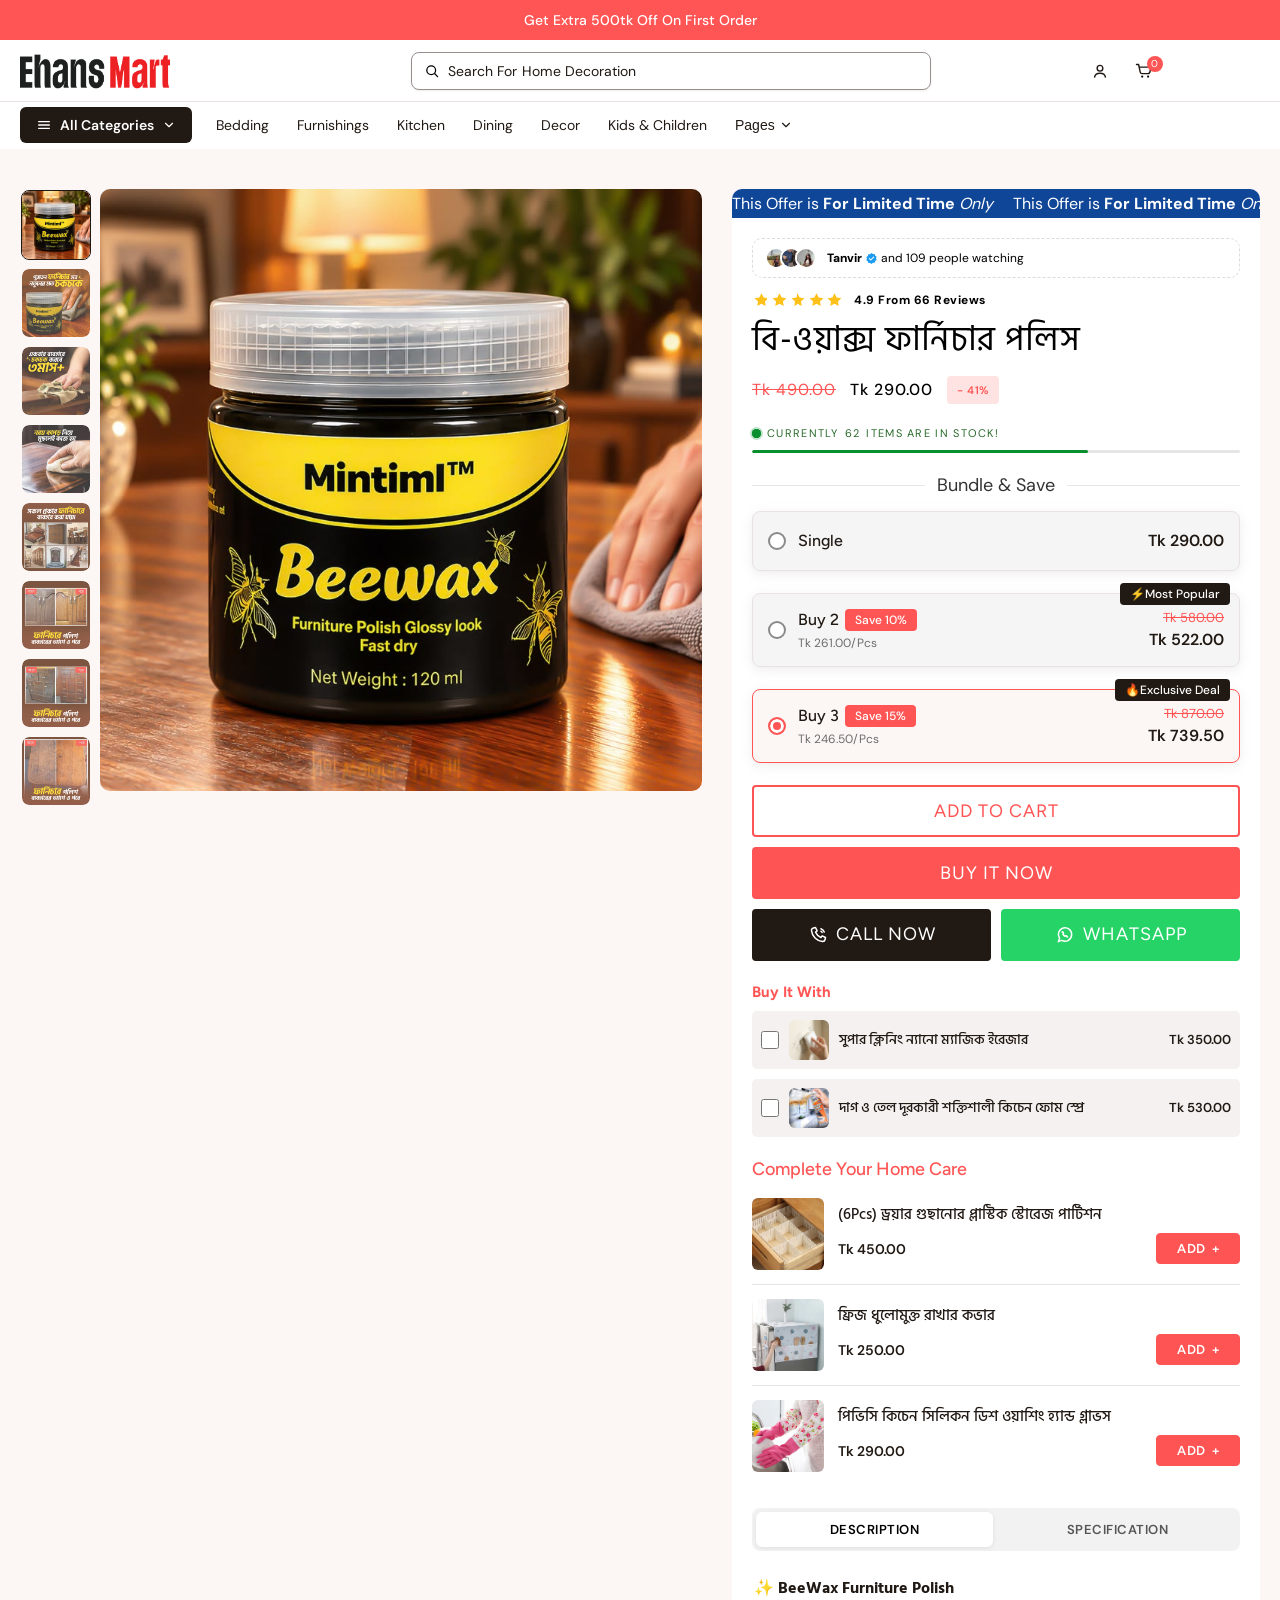
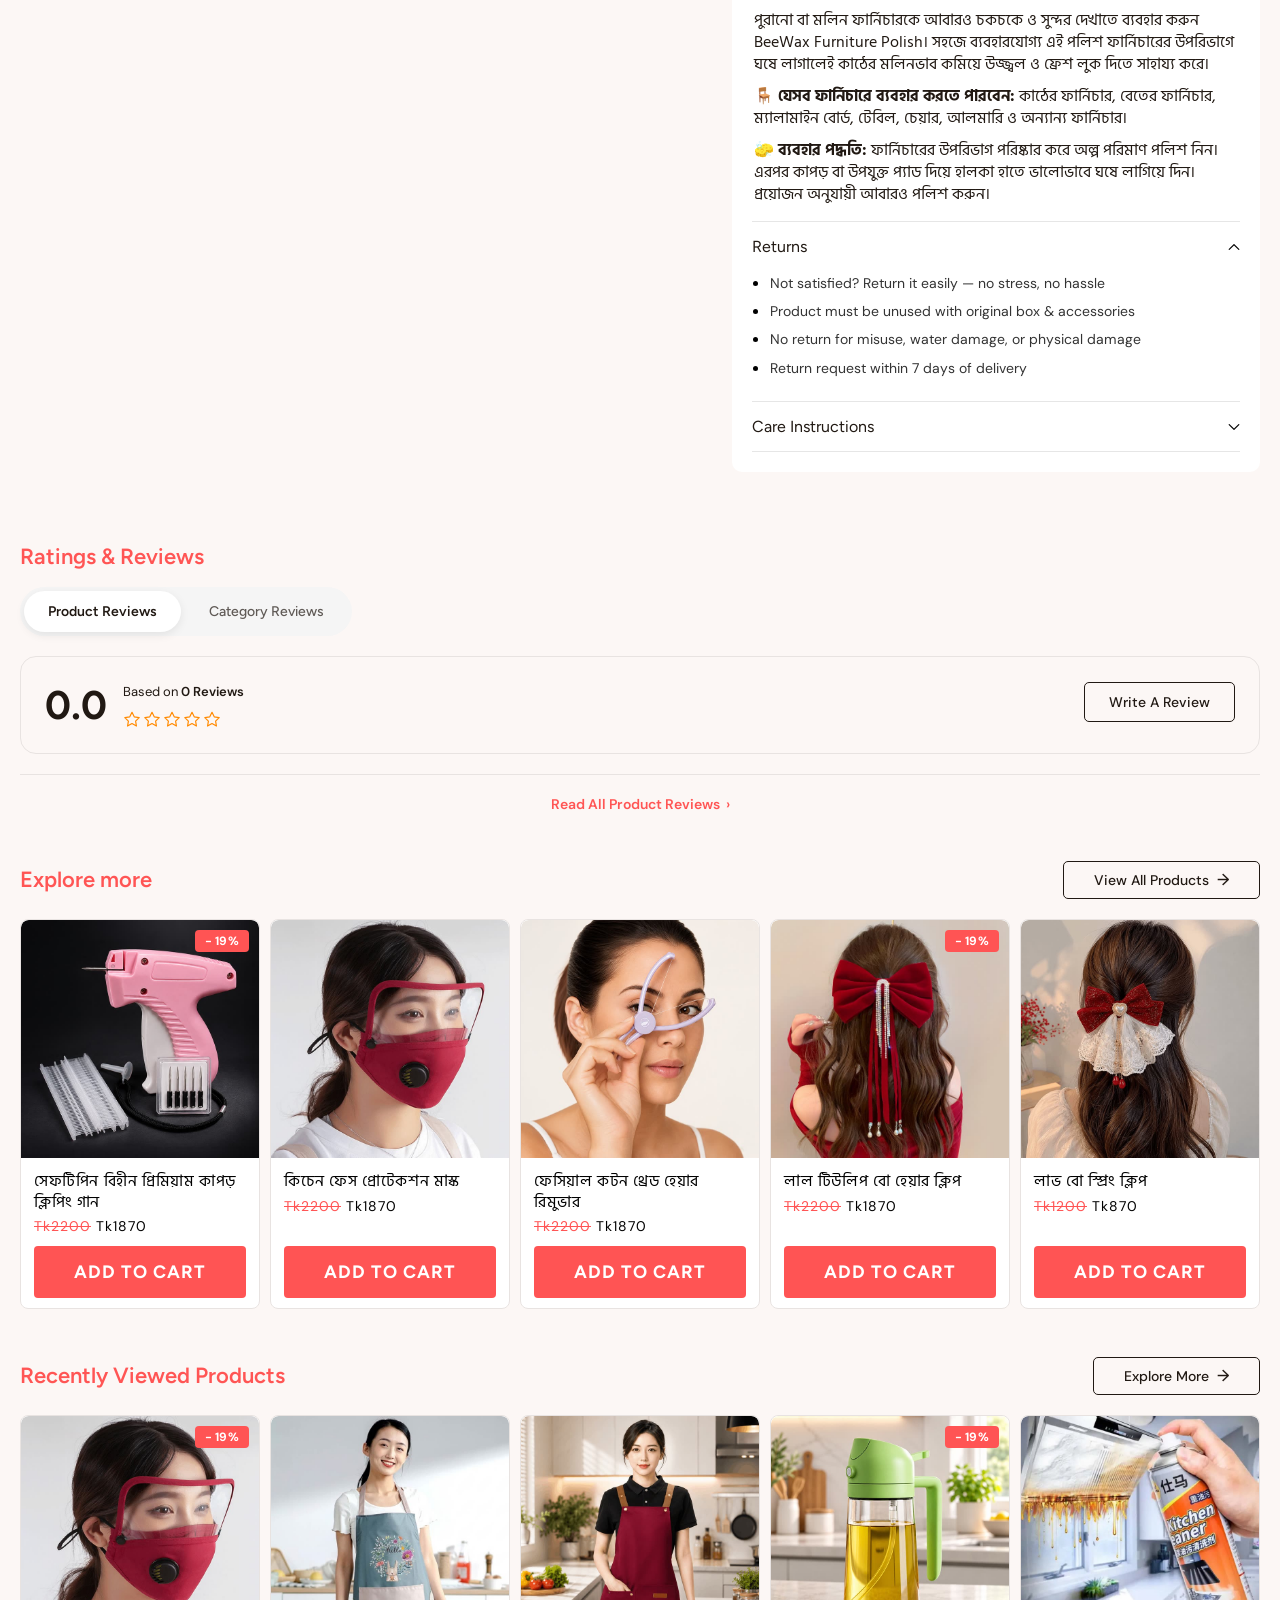
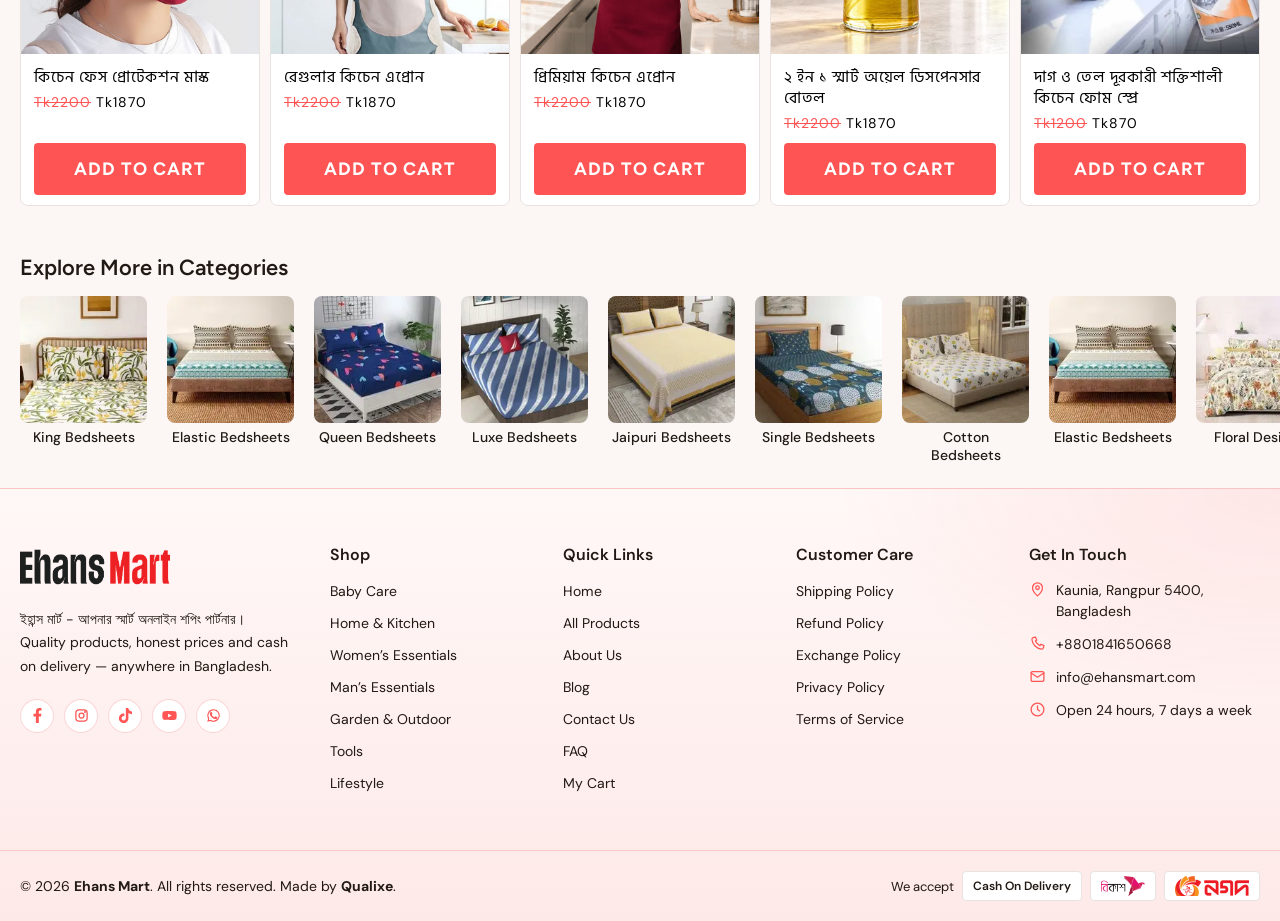
<file: product.html>
<!DOCTYPE html>
<html lang="en">

<head>
	<meta charset="UTF-8">
	<meta name="viewport" content="width=device-width, initial-scale=1.0">
	<title>Ehans Mart | Product</title>
	<!-- css link start -->
	<link rel="icon" href="./assets/images/ehans-mart-favicon.svg" type="image/svg+xml">
	<link rel="icon" href="./assets/images/ehans-mart-favicon-32.png" type="image/png" sizes="32x32">
	<link rel="apple-touch-icon" href="./assets/images/ehans-mart-apple-touch-icon.png">
	<link rel="stylesheet" href="./assets/css/swiper-bundle.min.css">
	<link rel="stylesheet" href="./assets/css/sticky-add-to-cart-section.css">
	<link rel="stylesheet" href="./assets/css/footer.css">
	<link rel="stylesheet" href="./assets/css/card.css">
	<link rel="stylesheet" href="./assets/css/category-section.css">
	<link rel="stylesheet" href="./assets/css/card-slider-section.css">
	<link rel="stylesheet" href="./assets/css/review-tab-section.css">
	<link rel="stylesheet" href="./assets/css/product-section.css">
	<link rel="stylesheet" href="./assets/css/quick-view.css">
	<link rel="stylesheet" href="./assets/css/buy-now-popup.css">
	<link rel="stylesheet" href="./assets/css/product-slider-modal.css">
	<link rel="stylesheet" href="./assets/css/breadcrumb.css">
	<link rel="stylesheet" href="./assets/css/header.css">
	<link rel="stylesheet" href="./assets/css/search-bar.css">
	<link rel="stylesheet" href="./assets/css/mobile-menu.css">
	<link rel="stylesheet" href="./assets/css/all-categories-menu.css">
	<link rel="stylesheet" href="./assets/css/nav-dropdown.css">
	<link rel="stylesheet" href="./assets/css/announcebar-section.css">
	<link rel="stylesheet" href="./assets/css/main.css">
	<link rel="stylesheet" href="./assets/css/cart-drawer.css">
	<!-- css link end -->
</head>

<body>
	<!-- announcebar-section start -->
	<section class="announcebar-section">
		<div class="container">
			<div class="announcebar-text">
				<p><a href="#!">get Extra 500tk off on first order</a></p>
			</div>
		</div>
	</section>
	<!-- announcebar-section end -->

	<!-- header start -->
	<header class="header home-nav-active product-page-header">
		<div class="container">
			<nav class="navbar">
				<div class="navbar-left">
					<button class="hamburger app-menu-open" type="button" aria-label="open menu">
						<span class="hamburger-line"></span>
						<span class="hamburger-line"></span>
						<span class="hamburger-line"></span>
					</button>
					<div class="navbar-logo">
						<a href="index.html">
							<img src="./assets/images/ehans-mart-logo.png" alt="ehans-mart-logo">
						</a>
					</div>
				</div>
				<div class="navbar-search">
					<button class="navbar-icon">
						<svg viewBox="0 0 20 20" fill="none" aria-hidden="true">
							<path d="M16 10H4" stroke="currentColor" stroke-width="1.6" stroke-linecap="round"></path>
							<path d="M8 6L4 10L8 14" stroke="currentColor" stroke-width="1.6" stroke-linecap="round"
								stroke-linejoin="round"></path>
						</svg>
					</button>
					<button class="search-open navbar-search-open-btn">
						<span class="icon">
							<svg viewBox="0 0 20 20" fill="none">
								<circle cx="9" cy="9" r="5.5" stroke="currentColor" stroke-width="1.6"></circle>
								<path d="M13.5 13.5L17 17" stroke="currentColor" stroke-width="1.6" stroke-linecap="round"></path>
							</svg>
						</span>
						<span class="text p">
							search for
							<span class="search-roller">
								<span class="search-roller-track">
									<span>smart phone</span>
									<span>home decoration</span>
									<span>gadgets</span>
								</span>
							</span>
						</span>
					</button>
					<button class="navbar-icon cart-drawer-open">
						<span class="cart-count">0</span>
						<svg viewBox="0 0 20 20" fill="none" aria-hidden="true">
							<path d="M2.5 3.5H4.6l1.6 7.7c.17.82.89 1.4 1.73 1.4h6.17c.82 0 1.53-.55 1.73-1.34l1.3-5.16H5.3"
								stroke="currentColor" stroke-width="1.4" stroke-linecap="round" stroke-linejoin="round"></path>
							<circle cx="8.2" cy="15.6" r="1.1" fill="currentColor"></circle>
							<circle cx="14.1" cy="15.6" r="1.1" fill="currentColor"></circle>
						</svg>
					</button>
				</div>
				<!-- search-bar popup start -->
				<div class="search-bar-wrap">
					<button class="search-bar-window-cls-btn"></button>
					<div class="search-bar">
						<div class="search-bar-top">
							<form class="search-form">
								<div class="search-field">
									<span class="icon">
										<svg viewBox="0 0 16 16" fill="none" aria-hidden="true">
											<path
												d="M7.33333 12.6667C10.2789 12.6667 12.6667 10.2789 12.6667 7.33333C12.6667 4.38781 10.2789 2 7.33333 2C4.38781 2 2 4.38781 2 7.33333C2 10.2789 4.38781 12.6667 7.33333 12.6667Z"
												stroke="currentColor" stroke-width="1.5" stroke-linecap="round" stroke-linejoin="round">
											</path>
											<path d="M14 14L11.1 11.1" stroke="currentColor" stroke-width="1.5" stroke-linecap="round"
												stroke-linejoin="round"></path>
										</svg>
									</span>
									<input type="search" class="search-input" placeholder="Search products..." autocomplete="off"
										aria-label="search products">
									<button class="search-input-clear" type="button" aria-label="clear search" hidden>
										<svg width="10" height="10" viewBox="0 0 18 18" fill="none" aria-hidden="true"><path d="M3 15L15 3M15 15L3 3" stroke="currentColor" stroke-width="2" stroke-linecap="round"></path></svg>
									</button>
								</div>
							</form>
							<button class="search-bar-close">
								<svg width="16" height="16" viewBox="0 0 10 10" fill="none" xmlns="http://www.w3.org/2000/svg">
									<path
										d="M9.85403 9.14653C9.90048 9.19298 9.93733 9.24813 9.96247 9.30883C9.98762 9.36953 10.0006 9.43458 10.0006 9.50028C10.0006 9.56598 9.98762 9.63103 9.96247 9.69173C9.93733 9.75242 9.90048 9.80757 9.85403 9.85403C9.80757 9.90048 9.75242 9.93733 9.69173 9.96247C9.63103 9.98762 9.56598 10.0006 9.50028 10.0006C9.43458 10.0006 9.36953 9.98762 9.30883 9.96247C9.24813 9.93733 9.19298 9.90048 9.14653 9.85403L5.00028 5.70715L0.854028 9.85403C0.760208 9.94785 0.63296 10.0006 0.500278 10.0006C0.367596 10.0006 0.240348 9.94785 0.146528 9.85403C0.0527077 9.76021 2.61548e-09 9.63296 0 9.50028C-2.61548e-09 9.3676 0.0527077 9.24035 0.146528 9.14653L4.2934 5.00028L0.146528 0.854028C0.0527077 0.760208 0 0.63296 0 0.500278C0 0.367596 0.0527077 0.240348 0.146528 0.146528C0.240348 0.0527077 0.367596 0 0.500278 0C0.63296 0 0.760208 0.0527077 0.854028 0.146528L5.00028 4.2934L9.14653 0.146528C9.24035 0.0527077 9.3676 -2.61548e-09 9.50028 0C9.63296 2.61548e-09 9.76021 0.0527077 9.85403 0.146528C9.94785 0.240348 10.0006 0.367596 10.0006 0.500278C10.0006 0.63296 9.94785 0.760208 9.85403 0.854028L5.70715 5.00028L9.85403 9.14653Z"
										fill="#0B0802"></path>
								</svg>
							</button>
						</div>
						<div class="search-bar-btm">
							<!-- default view: recent + popular + categories -->
							<div class="search-default">
								<div class="search-block search-recent" hidden>
									<div class="search-block-head">
										<p class="search-block-title">recent searches</p>
										<button class="search-recent-clear" type="button">clear</button>
									</div>
									<div class="search-tags search-recent-tags"></div>
								</div>
								<div class="search-block">
									<p class="search-block-title">popular searches</p>
									<div class="search-tags search-popular-tags"></div>
								</div>
								<div class="search-block">
									<p class="search-block-title">shop by category</p>
									<div class="search-categories"></div>
								</div>
							</div>
							<!-- results view -->
							<div class="search-results" hidden>
								<p class="search-results-count"></p>
								<div class="search-result-items" role="listbox"></div>
								<a href="collections.html" class="btn search-view-all">view all results</a>
							</div>
							<!-- no result view -->
							<div class="search-empty" hidden>
								<p class="search-empty-title">No products found</p>
								<p class="search-empty-text">Try a different word, or browse a popular search below.</p>
								<div class="search-tags search-empty-tags"></div>
							</div>
						</div>
					</div>
				</div>
				<!-- search-bar popup end -->
				<div class="navbar-icons">
					<button class="navbar-icon navbar-search-open-btn">
						<svg viewBox="0 0 20 20" fill="none" aria-hidden="true">
							<path
								d="M9.16667 15.8333C12.8486 15.8333 15.8333 12.8486 15.8333 9.16667C15.8333 5.48477 12.8486 2.5 9.16667 2.5C5.48477 2.5 2.5 5.48477 2.5 9.16667C2.5 12.8486 5.48477 15.8333 9.16667 15.8333Z"
								stroke="currentColor" stroke-width="1.5" stroke-linecap="round" stroke-linejoin="round"></path>
							<path d="M17.5 17.5L13.875 13.875" stroke="currentColor" stroke-width="1.5" stroke-linecap="round"
								stroke-linejoin="round"></path>
						</svg>
					</button>
					<a href="#!" class="navbar-icon">
						<svg viewBox="0 0 20 20" fill="none" aria-hidden="true">
							<path d="M10 10.1A2.85 2.85 0 1 0 10 4.4a2.85 2.85 0 0 0 0 5.7Z" stroke="currentColor" stroke-width="1.4">
							</path>
							<path d="M4.6 16c.45-2.25 2.48-3.7 5.4-3.7 2.92 0 4.95 1.45 5.4 3.7" stroke="currentColor"
								stroke-width="1.4" stroke-linecap="round"></path>
						</svg>
					</a>
					<button class="navbar-icon cart-drawer-open">
						<span class="cart-count">0</span>
						<svg viewBox="0 0 20 20" fill="none" aria-hidden="true">
							<path d="M2.5 3.5H4.6l1.6 7.7c.17.82.89 1.4 1.73 1.4h6.17c.82 0 1.53-.55 1.73-1.34l1.3-5.16H5.3"
								stroke="currentColor" stroke-width="1.4" stroke-linecap="round" stroke-linejoin="round"></path>
							<circle cx="8.2" cy="15.6" r="1.1" fill="currentColor"></circle>
							<circle cx="14.1" cy="15.6" r="1.1" fill="currentColor"></circle>
						</svg>
					</button>
				</div>
				<div class="navbar-link-area">
					<ul class="navbar-links">
						<!-- all-categories start -->
						<li class="navbar-link all-categories">
							<button type="button" class="all-categories-btn" aria-expanded="false" aria-controls="all-categories-menu">
								<svg viewBox="0 0 24 24" fill="none" stroke="currentColor" stroke-width="2" stroke-linecap="round"
									aria-hidden="true">
									<path d="M4 7h16M4 12h16M4 17h16" />
								</svg>
								<span>All Categories</span>
								<svg class="all-categories-btn-arrow" viewBox="0 0 24 24" fill="none" stroke="currentColor"
									stroke-width="2" stroke-linecap="round" stroke-linejoin="round" aria-hidden="true">
									<path d="m6 9 6 6 6-6" />
								</svg>
							</button>
							<div class="all-categories-menu" id="all-categories-menu">
								<ul class="all-categories-list">
								<li>
									<button type="button" class="all-categories-tab active" data-all-cat="baby-care">
										<span>Baby Care</span>
										<svg viewBox="0 0 24 24" fill="none" stroke="currentColor" stroke-width="2" stroke-linecap="round"
											stroke-linejoin="round" aria-hidden="true">
											<path d="m9 6 6 6-6 6" />
										</svg>
									</button>
								</li>
								<li>
									<button type="button" class="all-categories-tab" data-all-cat="baby-safety">
										<span>Baby Safety</span>
										<svg viewBox="0 0 24 24" fill="none" stroke="currentColor" stroke-width="2" stroke-linecap="round"
											stroke-linejoin="round" aria-hidden="true">
											<path d="m9 6 6 6-6 6" />
										</svg>
									</button>
								</li>
								<li>
									<button type="button" class="all-categories-tab" data-all-cat="home-kitchen">
										<span>Home &amp; Kitchen</span>
										<svg viewBox="0 0 24 24" fill="none" stroke="currentColor" stroke-width="2" stroke-linecap="round"
											stroke-linejoin="round" aria-hidden="true">
											<path d="m9 6 6 6-6 6" />
										</svg>
									</button>
								</li>
								<li>
									<button type="button" class="all-categories-tab" data-all-cat="womens-essentials">
										<span>Women’s Essentials</span>
										<svg viewBox="0 0 24 24" fill="none" stroke="currentColor" stroke-width="2" stroke-linecap="round"
											stroke-linejoin="round" aria-hidden="true">
											<path d="m9 6 6 6-6 6" />
										</svg>
									</button>
								</li>
								<li>
									<button type="button" class="all-categories-tab" data-all-cat="hair-accessories">
										<span>Hair Accessories</span>
										<svg viewBox="0 0 24 24" fill="none" stroke="currentColor" stroke-width="2" stroke-linecap="round"
											stroke-linejoin="round" aria-hidden="true">
											<path d="m9 6 6 6-6 6" />
										</svg>
									</button>
								</li>
								<li>
									<button type="button" class="all-categories-tab" data-all-cat="mens-essentials">
										<span>Man’s Essentials</span>
										<svg viewBox="0 0 24 24" fill="none" stroke="currentColor" stroke-width="2" stroke-linecap="round"
											stroke-linejoin="round" aria-hidden="true">
											<path d="m9 6 6 6-6 6" />
										</svg>
									</button>
								</li>
								<li>
									<button type="button" class="all-categories-tab" data-all-cat="garden-outdoor">
										<span>Garden &amp; Outdoor</span>
										<svg viewBox="0 0 24 24" fill="none" stroke="currentColor" stroke-width="2" stroke-linecap="round"
											stroke-linejoin="round" aria-hidden="true">
											<path d="m9 6 6 6-6 6" />
										</svg>
									</button>
								</li>
								<li>
									<button type="button" class="all-categories-tab" data-all-cat="tools">
										<span>Tools</span>
										<svg viewBox="0 0 24 24" fill="none" stroke="currentColor" stroke-width="2" stroke-linecap="round"
											stroke-linejoin="round" aria-hidden="true">
											<path d="m9 6 6 6-6 6" />
										</svg>
									</button>
								</li>
								<li>
									<button type="button" class="all-categories-tab" data-all-cat="lifestyle">
										<span>Lifestyle</span>
										<svg viewBox="0 0 24 24" fill="none" stroke="currentColor" stroke-width="2" stroke-linecap="round"
											stroke-linejoin="round" aria-hidden="true">
											<path d="m9 6 6 6-6 6" />
										</svg>
									</button>
								</li>
								</ul>
								<div class="all-categories-panels">
								<div class="all-categories-panel active" data-all-cat="baby-care">
									<div class="all-categories-content">
										<div class="all-categories-head">
											<p class="all-categories-title">Baby Care</p>
											<a href="collections.html" class="all-categories-view">view all <span aria-hidden="true">→</span></a>
										</div>
										<ul class="all-categories-links">
											<li><a href="collections.html">Baby Caps &amp; Hats</a></li>
											<li><a href="collections.html">Baby Carriers</a></li>
											<li><a href="collections.html">Tiffin Boxes</a></li>
											<li><a href="collections.html">Sun Hats</a></li>
											<li><a href="collections.html">Feeding Essentials</a></li>
											<li><a href="collections.html">Baby Clothing</a></li>
											<li><a href="collections.html">Bath &amp; Skin Care</a></li>
											<li><a href="collections.html">Baby Toys</a></li>
											<li><a href="collections.html">Diaper Bags</a></li>
										</ul>
									</div>
									<a href="collections.html" class="all-categories-promo">
										<img src="./assets/images/category-baby-care.jpg" alt="Baby Care" loading="lazy">
										<span class="all-categories-promo-content">
											<span class="all-categories-promo-label">explore</span>
											<span class="all-categories-promo-title">Baby Care</span>
											<span class="all-categories-promo-text">Soft, safe and useful picks for your little one — from caps to tiffin boxes.</span>
											<span class="all-categories-promo-btn">shop now <span aria-hidden="true">→</span></span>
											<span class="all-categories-promo-features">
												<span>
													<svg viewBox="0 0 24 24" fill="none" stroke="currentColor" stroke-width="1.8"
														stroke-linecap="round" stroke-linejoin="round" aria-hidden="true">
														<rect x="2.5" y="6" width="19" height="12" rx="2" />
														<circle cx="12" cy="12" r="2.5" />
													</svg>
													100% Cash on Delivery
												</span>
												<span>
													<svg viewBox="0 0 24 24" fill="none" stroke="currentColor" stroke-width="1.8"
														stroke-linecap="round" stroke-linejoin="round" aria-hidden="true">
														<path d="M3 7h11v9H3zM14 10h4l3 3v3h-7" />
														<circle cx="7" cy="17.5" r="1.8" />
														<circle cx="17" cy="17.5" r="1.8" />
													</svg>
													Fast home delivery
												</span>
											</span>
										</span>
									</a>
								</div>
								<div class="all-categories-panel" data-all-cat="baby-safety">
									<div class="all-categories-content">
										<div class="all-categories-head">
											<p class="all-categories-title">Baby Safety</p>
											<a href="collections.html" class="all-categories-view">view all <span aria-hidden="true">→</span></a>
										</div>
										<ul class="all-categories-links">
											<li><a href="collections.html">Safety Helmets</a></li>
											<li><a href="collections.html">Riding Safety Belts</a></li>
											<li><a href="collections.html">Fridge Child Locks</a></li>
											<li><a href="collections.html">Cabinet Locks</a></li>
											<li><a href="collections.html">Drawer Locks</a></li>
											<li><a href="collections.html">Corner Guards</a></li>
											<li><a href="collections.html">Door Stoppers</a></li>
											<li><a href="collections.html">Socket Covers</a></li>
											<li><a href="collections.html">Safety Gates</a></li>
										</ul>
									</div>
									<a href="collections.html" class="all-categories-promo">
										<img src="./assets/images/category-baby-safety.jpg" alt="Baby Safety" loading="lazy">
										<span class="all-categories-promo-content">
											<span class="all-categories-promo-label">explore</span>
											<span class="all-categories-promo-title">Baby Safety</span>
											<span class="all-categories-promo-text">Child locks, helmets and belts that keep curious kids safe at home and on the road.</span>
											<span class="all-categories-promo-btn">shop now <span aria-hidden="true">→</span></span>
											<span class="all-categories-promo-features">
												<span>
													<svg viewBox="0 0 24 24" fill="none" stroke="currentColor" stroke-width="1.8"
														stroke-linecap="round" stroke-linejoin="round" aria-hidden="true">
														<rect x="2.5" y="6" width="19" height="12" rx="2" />
														<circle cx="12" cy="12" r="2.5" />
													</svg>
													100% Cash on Delivery
												</span>
												<span>
													<svg viewBox="0 0 24 24" fill="none" stroke="currentColor" stroke-width="1.8"
														stroke-linecap="round" stroke-linejoin="round" aria-hidden="true">
														<path d="M3 7h11v9H3zM14 10h4l3 3v3h-7" />
														<circle cx="7" cy="17.5" r="1.8" />
														<circle cx="17" cy="17.5" r="1.8" />
													</svg>
													Fast home delivery
												</span>
											</span>
										</span>
									</a>
								</div>
								<div class="all-categories-panel" data-all-cat="home-kitchen">
									<div class="all-categories-content">
										<div class="all-categories-head">
											<p class="all-categories-title">Home &amp; Kitchen</p>
											<a href="collections.html" class="all-categories-view">view all <span aria-hidden="true">→</span></a>
										</div>
										<ul class="all-categories-links">
											<li><a href="collections.html">Kitchen Aprons</a></li>
											<li><a href="collections.html">Oil Dispensers</a></li>
											<li><a href="collections.html">Cleaning Sprays</a></li>
											<li><a href="collections.html">Dish Washing Gloves</a></li>
											<li><a href="collections.html">Drawer Organizers</a></li>
											<li><a href="collections.html">Fridge Covers</a></li>
											<li><a href="collections.html">Door Foam</a></li>
											<li><a href="collections.html">Door Closers</a></li>
											<li><a href="collections.html">Magic Erasers</a></li>
											<li><a href="collections.html">Mouse Traps</a></li>
											<li><a href="collections.html">Furniture Polish</a></li>
											<li><a href="collections.html">Kitchen Face Shields</a></li>
										</ul>
									</div>
									<a href="collections.html" class="all-categories-promo">
										<img src="./assets/images/category-home-kitchen.jpg" alt="Home and Kitchen" loading="lazy">
										<span class="all-categories-promo-content">
											<span class="all-categories-promo-label">explore</span>
											<span class="all-categories-promo-title">Home &amp; Kitchen</span>
											<span class="all-categories-promo-text">Smart tools that make cooking, cleaning and organizing easier every day.</span>
											<span class="all-categories-promo-btn">shop now <span aria-hidden="true">→</span></span>
											<span class="all-categories-promo-features">
												<span>
													<svg viewBox="0 0 24 24" fill="none" stroke="currentColor" stroke-width="1.8"
														stroke-linecap="round" stroke-linejoin="round" aria-hidden="true">
														<rect x="2.5" y="6" width="19" height="12" rx="2" />
														<circle cx="12" cy="12" r="2.5" />
													</svg>
													100% Cash on Delivery
												</span>
												<span>
													<svg viewBox="0 0 24 24" fill="none" stroke="currentColor" stroke-width="1.8"
														stroke-linecap="round" stroke-linejoin="round" aria-hidden="true">
														<path d="M3 7h11v9H3zM14 10h4l3 3v3h-7" />
														<circle cx="7" cy="17.5" r="1.8" />
														<circle cx="17" cy="17.5" r="1.8" />
													</svg>
													Fast home delivery
												</span>
											</span>
										</span>
									</a>
								</div>
								<div class="all-categories-panel" data-all-cat="womens-essentials">
									<div class="all-categories-content">
										<div class="all-categories-head">
											<p class="all-categories-title">Women’s Essentials</p>
											<a href="collections.html" class="all-categories-view">view all <span aria-hidden="true">→</span></a>
										</div>
										<ul class="all-categories-links">
											<li><a href="collections.html">Face Masks</a></li>
											<li><a href="collections.html">Facial Hair Removers</a></li>
											<li><a href="collections.html">Earring Supports</a></li>
											<li><a href="collections.html">Clothing Tag Guns</a></li>
											<li><a href="collections.html">Beauty Tools</a></li>
											<li><a href="collections.html">Skin Care</a></li>
											<li><a href="collections.html">Makeup Organizers</a></li>
											<li><a href="collections.html">Handbag Accessories</a></li>
											<li><a href="collections.html">Personal Care</a></li>
										</ul>
									</div>
									<a href="collections.html" class="all-categories-promo">
										<img src="./assets/images/category-womens-essentials.jpg" alt="Women’s Essentials" loading="lazy">
										<span class="all-categories-promo-content">
											<span class="all-categories-promo-label">explore</span>
											<span class="all-categories-promo-title">Women’s Essentials</span>
											<span class="all-categories-promo-text">Beauty and daily-care helpers loved by thousands of customers.</span>
											<span class="all-categories-promo-btn">shop now <span aria-hidden="true">→</span></span>
											<span class="all-categories-promo-features">
												<span>
													<svg viewBox="0 0 24 24" fill="none" stroke="currentColor" stroke-width="1.8"
														stroke-linecap="round" stroke-linejoin="round" aria-hidden="true">
														<rect x="2.5" y="6" width="19" height="12" rx="2" />
														<circle cx="12" cy="12" r="2.5" />
													</svg>
													100% Cash on Delivery
												</span>
												<span>
													<svg viewBox="0 0 24 24" fill="none" stroke="currentColor" stroke-width="1.8"
														stroke-linecap="round" stroke-linejoin="round" aria-hidden="true">
														<path d="M3 7h11v9H3zM14 10h4l3 3v3h-7" />
														<circle cx="7" cy="17.5" r="1.8" />
														<circle cx="17" cy="17.5" r="1.8" />
													</svg>
													Fast home delivery
												</span>
											</span>
										</span>
									</a>
								</div>
								<div class="all-categories-panel" data-all-cat="hair-accessories">
									<div class="all-categories-content">
										<div class="all-categories-head">
											<p class="all-categories-title">Hair Accessories</p>
											<a href="collections.html" class="all-categories-view">view all <span aria-hidden="true">→</span></a>
										</div>
										<ul class="all-categories-links">
											<li><a href="collections.html">Bow Hair Clips</a></li>
											<li><a href="collections.html">Spring Clips</a></li>
											<li><a href="collections.html">Butterfly Clips</a></li>
											<li><a href="collections.html">Tassel Hairpins</a></li>
											<li><a href="collections.html">Princess Clips</a></li>
											<li><a href="collections.html">Hair Oil Combs</a></li>
											<li><a href="collections.html">Hair Bands</a></li>
											<li><a href="collections.html">Scrunchies</a></li>
											<li><a href="collections.html">Kids Hair Clips</a></li>
										</ul>
									</div>
									<a href="collections.html" class="all-categories-promo">
										<img src="./assets/images/category-hair-accessories.jpg" alt="Hair Accessories" loading="lazy">
										<span class="all-categories-promo-content">
											<span class="all-categories-promo-label">explore</span>
											<span class="all-categories-promo-title">Hair Accessories</span>
											<span class="all-categories-promo-text">Cute bows, clips and pins for school, parties and every day.</span>
											<span class="all-categories-promo-btn">shop now <span aria-hidden="true">→</span></span>
											<span class="all-categories-promo-features">
												<span>
													<svg viewBox="0 0 24 24" fill="none" stroke="currentColor" stroke-width="1.8"
														stroke-linecap="round" stroke-linejoin="round" aria-hidden="true">
														<rect x="2.5" y="6" width="19" height="12" rx="2" />
														<circle cx="12" cy="12" r="2.5" />
													</svg>
													100% Cash on Delivery
												</span>
												<span>
													<svg viewBox="0 0 24 24" fill="none" stroke="currentColor" stroke-width="1.8"
														stroke-linecap="round" stroke-linejoin="round" aria-hidden="true">
														<path d="M3 7h11v9H3zM14 10h4l3 3v3h-7" />
														<circle cx="7" cy="17.5" r="1.8" />
														<circle cx="17" cy="17.5" r="1.8" />
													</svg>
													Fast home delivery
												</span>
											</span>
										</span>
									</a>
								</div>
								<div class="all-categories-panel" data-all-cat="mens-essentials">
									<div class="all-categories-content">
										<div class="all-categories-head">
											<p class="all-categories-title">Man’s Essentials</p>
											<a href="collections.html" class="all-categories-view">view all <span aria-hidden="true">→</span></a>
										</div>
										<ul class="all-categories-links">
											<li><a href="collections.html">White Hair Cover</a></li>
											<li><a href="collections.html">Grooming Tools</a></li>
											<li><a href="collections.html">Beard Care</a></li>
											<li><a href="collections.html">Hair Care</a></li>
											<li><a href="collections.html">Wallets</a></li>
											<li><a href="collections.html">Personal Care</a></li>
										</ul>
									</div>
									<a href="collections.html" class="all-categories-promo">
										<img src="./assets/images/category-mens-essentials.jpg" alt="Man’s Essentials" loading="lazy">
										<span class="all-categories-promo-content">
											<span class="all-categories-promo-label">explore</span>
											<span class="all-categories-promo-title">Man’s Essentials</span>
											<span class="all-categories-promo-text">Simple grooming and daily essentials made for men.</span>
											<span class="all-categories-promo-btn">shop now <span aria-hidden="true">→</span></span>
											<span class="all-categories-promo-features">
												<span>
													<svg viewBox="0 0 24 24" fill="none" stroke="currentColor" stroke-width="1.8"
														stroke-linecap="round" stroke-linejoin="round" aria-hidden="true">
														<rect x="2.5" y="6" width="19" height="12" rx="2" />
														<circle cx="12" cy="12" r="2.5" />
													</svg>
													100% Cash on Delivery
												</span>
												<span>
													<svg viewBox="0 0 24 24" fill="none" stroke="currentColor" stroke-width="1.8"
														stroke-linecap="round" stroke-linejoin="round" aria-hidden="true">
														<path d="M3 7h11v9H3zM14 10h4l3 3v3h-7" />
														<circle cx="7" cy="17.5" r="1.8" />
														<circle cx="17" cy="17.5" r="1.8" />
													</svg>
													Fast home delivery
												</span>
											</span>
										</span>
									</a>
								</div>
								<div class="all-categories-panel" data-all-cat="garden-outdoor">
									<div class="all-categories-content">
										<div class="all-categories-head">
											<p class="all-categories-title">Garden &amp; Outdoor</p>
											<a href="collections.html" class="all-categories-view">view all <span aria-hidden="true">→</span></a>
										</div>
										<ul class="all-categories-links">
											<li><a href="collections.html">Branch Cutters</a></li>
											<li><a href="collections.html">Pruning Tools</a></li>
											<li><a href="collections.html">Garden Gloves</a></li>
											<li><a href="collections.html">Plant Care</a></li>
											<li><a href="collections.html">Watering Tools</a></li>
											<li><a href="collections.html">Outdoor Essentials</a></li>
										</ul>
									</div>
									<a href="collections.html" class="all-categories-promo">
										<img src="./assets/images/category-garden-outdoor.jpg" alt="Garden and Outdoor" loading="lazy">
										<span class="all-categories-promo-content">
											<span class="all-categories-promo-label">explore</span>
											<span class="all-categories-promo-title">Garden &amp; Outdoor</span>
											<span class="all-categories-promo-text">Easy tools to keep your plants, roof garden and balcony healthy.</span>
											<span class="all-categories-promo-btn">shop now <span aria-hidden="true">→</span></span>
											<span class="all-categories-promo-features">
												<span>
													<svg viewBox="0 0 24 24" fill="none" stroke="currentColor" stroke-width="1.8"
														stroke-linecap="round" stroke-linejoin="round" aria-hidden="true">
														<rect x="2.5" y="6" width="19" height="12" rx="2" />
														<circle cx="12" cy="12" r="2.5" />
													</svg>
													100% Cash on Delivery
												</span>
												<span>
													<svg viewBox="0 0 24 24" fill="none" stroke="currentColor" stroke-width="1.8"
														stroke-linecap="round" stroke-linejoin="round" aria-hidden="true">
														<path d="M3 7h11v9H3zM14 10h4l3 3v3h-7" />
														<circle cx="7" cy="17.5" r="1.8" />
														<circle cx="17" cy="17.5" r="1.8" />
													</svg>
													Fast home delivery
												</span>
											</span>
										</span>
									</a>
								</div>
								<div class="all-categories-panel" data-all-cat="tools">
									<div class="all-categories-content">
										<div class="all-categories-head">
											<p class="all-categories-title">Tools</p>
											<a href="collections.html" class="all-categories-view">view all <span aria-hidden="true">→</span></a>
										</div>
										<ul class="all-categories-links">
											<li><a href="collections.html">Hand Tools</a></li>
											<li><a href="collections.html">Cutting Tools</a></li>
											<li><a href="collections.html">Measuring Tools</a></li>
											<li><a href="collections.html">Repair Kits</a></li>
											<li><a href="collections.html">Tool Organizers</a></li>
											<li><a href="collections.html">DIY Essentials</a></li>
										</ul>
									</div>
									<a href="collections.html" class="all-categories-promo">
										<img src="./assets/images/category-tools.jpg" alt="Tools" loading="lazy">
										<span class="all-categories-promo-content">
											<span class="all-categories-promo-label">explore</span>
											<span class="all-categories-promo-title">Tools</span>
											<span class="all-categories-promo-text">Handy tools for small repairs and everyday jobs around the house.</span>
											<span class="all-categories-promo-btn">shop now <span aria-hidden="true">→</span></span>
											<span class="all-categories-promo-features">
												<span>
													<svg viewBox="0 0 24 24" fill="none" stroke="currentColor" stroke-width="1.8"
														stroke-linecap="round" stroke-linejoin="round" aria-hidden="true">
														<rect x="2.5" y="6" width="19" height="12" rx="2" />
														<circle cx="12" cy="12" r="2.5" />
													</svg>
													100% Cash on Delivery
												</span>
												<span>
													<svg viewBox="0 0 24 24" fill="none" stroke="currentColor" stroke-width="1.8"
														stroke-linecap="round" stroke-linejoin="round" aria-hidden="true">
														<path d="M3 7h11v9H3zM14 10h4l3 3v3h-7" />
														<circle cx="7" cy="17.5" r="1.8" />
														<circle cx="17" cy="17.5" r="1.8" />
													</svg>
													Fast home delivery
												</span>
											</span>
										</span>
									</a>
								</div>
								<div class="all-categories-panel" data-all-cat="lifestyle">
									<div class="all-categories-content">
										<div class="all-categories-head">
											<p class="all-categories-title">Lifestyle</p>
											<a href="collections.html" class="all-categories-view">view all <span aria-hidden="true">→</span></a>
										</div>
										<ul class="all-categories-links">
											<li><a href="collections.html">Travel Accessories</a></li>
											<li><a href="collections.html">Storage &amp; Organizers</a></li>
											<li><a href="collections.html">Gift Items</a></li>
											<li><a href="collections.html">Daily Essentials</a></li>
											<li><a href="collections.html">Home Decor</a></li>
											<li><a href="collections.html">Gadget Accessories</a></li>
										</ul>
									</div>
									<a href="collections.html" class="all-categories-promo">
										<img src="./assets/images/category-lifestyle.jpg" alt="Lifestyle" loading="lazy">
										<span class="all-categories-promo-content">
											<span class="all-categories-promo-label">explore</span>
											<span class="all-categories-promo-title">Lifestyle</span>
											<span class="all-categories-promo-text">Useful everyday products that make life a little smarter.</span>
											<span class="all-categories-promo-btn">shop now <span aria-hidden="true">→</span></span>
											<span class="all-categories-promo-features">
												<span>
													<svg viewBox="0 0 24 24" fill="none" stroke="currentColor" stroke-width="1.8"
														stroke-linecap="round" stroke-linejoin="round" aria-hidden="true">
														<rect x="2.5" y="6" width="19" height="12" rx="2" />
														<circle cx="12" cy="12" r="2.5" />
													</svg>
													100% Cash on Delivery
												</span>
												<span>
													<svg viewBox="0 0 24 24" fill="none" stroke="currentColor" stroke-width="1.8"
														stroke-linecap="round" stroke-linejoin="round" aria-hidden="true">
														<path d="M3 7h11v9H3zM14 10h4l3 3v3h-7" />
														<circle cx="7" cy="17.5" r="1.8" />
														<circle cx="17" cy="17.5" r="1.8" />
													</svg>
													Fast home delivery
												</span>
											</span>
										</span>
									</a>
								</div>
								</div>
							</div>
						</li>
						<!-- all-categories end -->
						<li class="navbar-link">
							<p class="navbar-link-btn">bedding</p>
							<div class="megamenu">
								<div class="megamenu-items">
									<div class="megamenu-item">
										<h6 class="megamenu-item-title">Bedsheets By Design</h6>
										<ul>
											<li>
												<a href="#!">Abstract Bedsheets</a>
											</li>
											<li>
												<a href="#!">Solid Bedsheets</a>
											</li>
											<li>
												<a href="#!">Floral Bedsheets</a>
											</li>
											<li>
												<a href="#!">Geometric Bedsheets</a>
											</li>
											<li>
												<a href="#!">Fabulous Indian Prints</a>
											</li>
											<li>
												<a href="#!">Kids Bedsheets</a>
											</li>
										</ul>
									</div>
									<div class="megamenu-item">
										<h6 class="megamenu-item-title">Bedsheets By Design</h6>
										<ul>
											<li>
												<a href="#!">Abstract Bedsheets</a>
											</li>
											<li>
												<a href="#!">Solid Bedsheets</a>
											</li>
											<li>
												<a href="#!">Floral Bedsheets</a>
											</li>
											<li>
												<a href="#!">Geometric Bedsheets</a>
											</li>
											<li>
												<a href="#!">Fabulous Indian Prints</a>
											</li>
											<li>
												<a href="#!">Kids Bedsheets</a>
											</li>
										</ul>
									</div>
									<div class="megamenu-item">
										<h6 class="megamenu-item-title">Bedsheets By Design</h6>
										<ul>
											<li>
												<a href="#!">Abstract Bedsheets</a>
											</li>
											<li>
												<a href="#!">Solid Bedsheets</a>
											</li>
											<li>
												<a href="#!">Floral Bedsheets</a>
											</li>
											<li>
												<a href="#!">Geometric Bedsheets</a>
											</li>
											<li>
												<a href="#!">Fabulous Indian Prints</a>
											</li>
											<li>
												<a href="#!">Kids Bedsheets</a>
											</li>
										</ul>
									</div>
									<div class="megamenu-item">
										<h6 class="megamenu-item-title">Bedsheets By Design</h6>
										<ul>
											<li>
												<a href="#!">Abstract Bedsheets</a>
											</li>
											<li>
												<a href="#!">Solid Bedsheets</a>
											</li>
											<li>
												<a href="#!">Floral Bedsheets</a>
											</li>
											<li>
												<a href="#!">Geometric Bedsheets</a>
											</li>
											<li>
												<a href="#!">Fabulous Indian Prints</a>
											</li>
											<li>
												<a href="#!">Kids Bedsheets</a>
											</li>
										</ul>
									</div>
									<div class="megamenu-item">
										<h6 class="megamenu-item-title">Bedsheets By Design</h6>
										<ul>
											<li>
												<a href="#!">Abstract Bedsheets</a>
											</li>
											<li>
												<a href="#!">Solid Bedsheets</a>
											</li>
											<li>
												<a href="#!">Floral Bedsheets</a>
											</li>
											<li>
												<a href="#!">Geometric Bedsheets</a>
											</li>
											<li>
												<a href="#!">Fabulous Indian Prints</a>
											</li>
											<li>
												<a href="#!">Kids Bedsheets</a>
											</li>
										</ul>
									</div>
								</div>
							</div>
						</li>
						<li class="navbar-link">
							<p class="navbar-link-btn">Furnishings</p>
							<div class="megamenu">
								<div class="megamenu-items">
									<div class="megamenu-item">
										<h6 class="megamenu-item-title">Bedsheets By Design</h6>
										<ul>
											<li>
												<a href="#!">Abstract Bedsheets</a>
											</li>
											<li>
												<a href="#!">Solid Bedsheets</a>
											</li>
											<li>
												<a href="#!">Floral Bedsheets</a>
											</li>
											<li>
												<a href="#!">Geometric Bedsheets</a>
											</li>
											<li>
												<a href="#!">Fabulous Indian Prints</a>
											</li>
											<li>
												<a href="#!">Kids Bedsheets</a>
											</li>
										</ul>
									</div>
									<div class="megamenu-item">
										<h6 class="megamenu-item-title">Bedsheets By Design</h6>
										<ul>
											<li>
												<a href="#!">Abstract Bedsheets</a>
											</li>
											<li>
												<a href="#!">Solid Bedsheets</a>
											</li>
											<li>
												<a href="#!">Floral Bedsheets</a>
											</li>
											<li>
												<a href="#!">Geometric Bedsheets</a>
											</li>
											<li>
												<a href="#!">Fabulous Indian Prints</a>
											</li>
											<li>
												<a href="#!">Kids Bedsheets</a>
											</li>
										</ul>
									</div>
									<div class="megamenu-item">
										<h6 class="megamenu-item-title">Bedsheets By Design</h6>
										<ul>
											<li>
												<a href="#!">Abstract Bedsheets</a>
											</li>
											<li>
												<a href="#!">Solid Bedsheets</a>
											</li>
											<li>
												<a href="#!">Floral Bedsheets</a>
											</li>
											<li>
												<a href="#!">Geometric Bedsheets</a>
											</li>
											<li>
												<a href="#!">Fabulous Indian Prints</a>
											</li>
											<li>
												<a href="#!">Kids Bedsheets</a>
											</li>
										</ul>
									</div>
									<div class="megamenu-item">
										<h6 class="megamenu-item-title">Bedsheets By Design</h6>
										<ul>
											<li>
												<a href="#!">Abstract Bedsheets</a>
											</li>
											<li>
												<a href="#!">Solid Bedsheets</a>
											</li>
											<li>
												<a href="#!">Floral Bedsheets</a>
											</li>
											<li>
												<a href="#!">Geometric Bedsheets</a>
											</li>
											<li>
												<a href="#!">Fabulous Indian Prints</a>
											</li>
											<li>
												<a href="#!">Kids Bedsheets</a>
											</li>
										</ul>
									</div>
									<div class="megamenu-item">
										<h6 class="megamenu-item-title">Bedsheets By Design</h6>
										<ul>
											<li>
												<a href="#!">Abstract Bedsheets</a>
											</li>
											<li>
												<a href="#!">Solid Bedsheets</a>
											</li>
											<li>
												<a href="#!">Floral Bedsheets</a>
											</li>
											<li>
												<a href="#!">Geometric Bedsheets</a>
											</li>
											<li>
												<a href="#!">Fabulous Indian Prints</a>
											</li>
											<li>
												<a href="#!">Kids Bedsheets</a>
											</li>
										</ul>
									</div>
								</div>
							</div>
						</li>
						<li class="navbar-link">
							<p class="navbar-link-btn">Kitchen</p>
							<div class="megamenu">
								<div class="megamenu-items">
									<div class="megamenu-item">
										<h6 class="megamenu-item-title">Bedsheets By Design</h6>
										<ul>
											<li>
												<a href="#!">Abstract Bedsheets</a>
											</li>
											<li>
												<a href="#!">Solid Bedsheets</a>
											</li>
											<li>
												<a href="#!">Floral Bedsheets</a>
											</li>
											<li>
												<a href="#!">Geometric Bedsheets</a>
											</li>
											<li>
												<a href="#!">Fabulous Indian Prints</a>
											</li>
											<li>
												<a href="#!">Kids Bedsheets</a>
											</li>
										</ul>
									</div>
									<div class="megamenu-item">
										<h6 class="megamenu-item-title">Bedsheets By Design</h6>
										<ul>
											<li>
												<a href="#!">Abstract Bedsheets</a>
											</li>
											<li>
												<a href="#!">Solid Bedsheets</a>
											</li>
											<li>
												<a href="#!">Floral Bedsheets</a>
											</li>
											<li>
												<a href="#!">Geometric Bedsheets</a>
											</li>
											<li>
												<a href="#!">Fabulous Indian Prints</a>
											</li>
											<li>
												<a href="#!">Kids Bedsheets</a>
											</li>
										</ul>
									</div>
									<div class="megamenu-item">
										<h6 class="megamenu-item-title">Bedsheets By Design</h6>
										<ul>
											<li>
												<a href="#!">Abstract Bedsheets</a>
											</li>
											<li>
												<a href="#!">Solid Bedsheets</a>
											</li>
											<li>
												<a href="#!">Floral Bedsheets</a>
											</li>
											<li>
												<a href="#!">Geometric Bedsheets</a>
											</li>
											<li>
												<a href="#!">Fabulous Indian Prints</a>
											</li>
											<li>
												<a href="#!">Kids Bedsheets</a>
											</li>
										</ul>
									</div>
									<div class="megamenu-item">
										<h6 class="megamenu-item-title">Bedsheets By Design</h6>
										<ul>
											<li>
												<a href="#!">Abstract Bedsheets</a>
											</li>
											<li>
												<a href="#!">Solid Bedsheets</a>
											</li>
											<li>
												<a href="#!">Floral Bedsheets</a>
											</li>
											<li>
												<a href="#!">Geometric Bedsheets</a>
											</li>
											<li>
												<a href="#!">Fabulous Indian Prints</a>
											</li>
											<li>
												<a href="#!">Kids Bedsheets</a>
											</li>
										</ul>
									</div>
									<div class="megamenu-item">
										<h6 class="megamenu-item-title">Bedsheets By Design</h6>
										<ul>
											<li>
												<a href="#!">Abstract Bedsheets</a>
											</li>
											<li>
												<a href="#!">Solid Bedsheets</a>
											</li>
											<li>
												<a href="#!">Floral Bedsheets</a>
											</li>
											<li>
												<a href="#!">Geometric Bedsheets</a>
											</li>
											<li>
												<a href="#!">Fabulous Indian Prints</a>
											</li>
											<li>
												<a href="#!">Kids Bedsheets</a>
											</li>
										</ul>
									</div>
								</div>
							</div>
						</li>
						<li class="navbar-link">
							<p class="navbar-link-btn">Dining</p>
							<div class="megamenu">
								<div class="megamenu-items">
									<div class="megamenu-item">
										<h6 class="megamenu-item-title">Bedsheets By Design</h6>
										<ul>
											<li>
												<a href="#!">Abstract Bedsheets</a>
											</li>
											<li>
												<a href="#!">Solid Bedsheets</a>
											</li>
											<li>
												<a href="#!">Floral Bedsheets</a>
											</li>
											<li>
												<a href="#!">Geometric Bedsheets</a>
											</li>
											<li>
												<a href="#!">Fabulous Indian Prints</a>
											</li>
											<li>
												<a href="#!">Kids Bedsheets</a>
											</li>
										</ul>
									</div>
									<div class="megamenu-item">
										<h6 class="megamenu-item-title">Bedsheets By Design</h6>
										<ul>
											<li>
												<a href="#!">Abstract Bedsheets</a>
											</li>
											<li>
												<a href="#!">Solid Bedsheets</a>
											</li>
											<li>
												<a href="#!">Floral Bedsheets</a>
											</li>
											<li>
												<a href="#!">Geometric Bedsheets</a>
											</li>
											<li>
												<a href="#!">Fabulous Indian Prints</a>
											</li>
											<li>
												<a href="#!">Kids Bedsheets</a>
											</li>
										</ul>
									</div>
									<div class="megamenu-item">
										<h6 class="megamenu-item-title">Bedsheets By Design</h6>
										<ul>
											<li>
												<a href="#!">Abstract Bedsheets</a>
											</li>
											<li>
												<a href="#!">Solid Bedsheets</a>
											</li>
											<li>
												<a href="#!">Floral Bedsheets</a>
											</li>
											<li>
												<a href="#!">Geometric Bedsheets</a>
											</li>
											<li>
												<a href="#!">Fabulous Indian Prints</a>
											</li>
											<li>
												<a href="#!">Kids Bedsheets</a>
											</li>
										</ul>
									</div>
									<div class="megamenu-item">
										<h6 class="megamenu-item-title">Bedsheets By Design</h6>
										<ul>
											<li>
												<a href="#!">Abstract Bedsheets</a>
											</li>
											<li>
												<a href="#!">Solid Bedsheets</a>
											</li>
											<li>
												<a href="#!">Floral Bedsheets</a>
											</li>
											<li>
												<a href="#!">Geometric Bedsheets</a>
											</li>
											<li>
												<a href="#!">Fabulous Indian Prints</a>
											</li>
											<li>
												<a href="#!">Kids Bedsheets</a>
											</li>
										</ul>
									</div>
									<div class="megamenu-item">
										<h6 class="megamenu-item-title">Bedsheets By Design</h6>
										<ul>
											<li>
												<a href="#!">Abstract Bedsheets</a>
											</li>
											<li>
												<a href="#!">Solid Bedsheets</a>
											</li>
											<li>
												<a href="#!">Floral Bedsheets</a>
											</li>
											<li>
												<a href="#!">Geometric Bedsheets</a>
											</li>
											<li>
												<a href="#!">Fabulous Indian Prints</a>
											</li>
											<li>
												<a href="#!">Kids Bedsheets</a>
											</li>
										</ul>
									</div>
								</div>
							</div>
						</li>
						<li class="navbar-link">
							<p class="navbar-link-btn">Decor</p>
							<div class="megamenu">
								<div class="megamenu-items">
									<div class="megamenu-item">
										<h6 class="megamenu-item-title">Bedsheets By Design</h6>
										<ul>
											<li>
												<a href="#!">Abstract Bedsheets</a>
											</li>
											<li>
												<a href="#!">Solid Bedsheets</a>
											</li>
											<li>
												<a href="#!">Floral Bedsheets</a>
											</li>
											<li>
												<a href="#!">Geometric Bedsheets</a>
											</li>
											<li>
												<a href="#!">Fabulous Indian Prints</a>
											</li>
											<li>
												<a href="#!">Kids Bedsheets</a>
											</li>
										</ul>
									</div>
									<div class="megamenu-item">
										<h6 class="megamenu-item-title">Bedsheets By Design</h6>
										<ul>
											<li>
												<a href="#!">Abstract Bedsheets</a>
											</li>
											<li>
												<a href="#!">Solid Bedsheets</a>
											</li>
											<li>
												<a href="#!">Floral Bedsheets</a>
											</li>
											<li>
												<a href="#!">Geometric Bedsheets</a>
											</li>
											<li>
												<a href="#!">Fabulous Indian Prints</a>
											</li>
											<li>
												<a href="#!">Kids Bedsheets</a>
											</li>
										</ul>
									</div>
									<div class="megamenu-item">
										<h6 class="megamenu-item-title">Bedsheets By Design</h6>
										<ul>
											<li>
												<a href="#!">Abstract Bedsheets</a>
											</li>
											<li>
												<a href="#!">Solid Bedsheets</a>
											</li>
											<li>
												<a href="#!">Floral Bedsheets</a>
											</li>
											<li>
												<a href="#!">Geometric Bedsheets</a>
											</li>
											<li>
												<a href="#!">Fabulous Indian Prints</a>
											</li>
											<li>
												<a href="#!">Kids Bedsheets</a>
											</li>
										</ul>
									</div>
									<div class="megamenu-item">
										<h6 class="megamenu-item-title">Bedsheets By Design</h6>
										<ul>
											<li>
												<a href="#!">Abstract Bedsheets</a>
											</li>
											<li>
												<a href="#!">Solid Bedsheets</a>
											</li>
											<li>
												<a href="#!">Floral Bedsheets</a>
											</li>
											<li>
												<a href="#!">Geometric Bedsheets</a>
											</li>
											<li>
												<a href="#!">Fabulous Indian Prints</a>
											</li>
											<li>
												<a href="#!">Kids Bedsheets</a>
											</li>
										</ul>
									</div>
									<div class="megamenu-item">
										<h6 class="megamenu-item-title">Bedsheets By Design</h6>
										<ul>
											<li>
												<a href="#!">Abstract Bedsheets</a>
											</li>
											<li>
												<a href="#!">Solid Bedsheets</a>
											</li>
											<li>
												<a href="#!">Floral Bedsheets</a>
											</li>
											<li>
												<a href="#!">Geometric Bedsheets</a>
											</li>
											<li>
												<a href="#!">Fabulous Indian Prints</a>
											</li>
											<li>
												<a href="#!">Kids Bedsheets</a>
											</li>
										</ul>
									</div>
								</div>
							</div>
						</li>
						<li class="navbar-link">
							<p class="navbar-link-btn">Kids & Children</p>
							<div class="megamenu">
								<div class="megamenu-items">
									<div class="megamenu-item">
										<h6 class="megamenu-item-title">Bedsheets By Design</h6>
										<ul>
											<li>
												<a href="#!">Abstract Bedsheets</a>
											</li>
											<li>
												<a href="#!">Solid Bedsheets</a>
											</li>
											<li>
												<a href="#!">Floral Bedsheets</a>
											</li>
											<li>
												<a href="#!">Geometric Bedsheets</a>
											</li>
											<li>
												<a href="#!">Fabulous Indian Prints</a>
											</li>
											<li>
												<a href="#!">Kids Bedsheets</a>
											</li>
										</ul>
									</div>
									<div class="megamenu-item">
										<h6 class="megamenu-item-title">Bedsheets By Design</h6>
										<ul>
											<li>
												<a href="#!">Abstract Bedsheets</a>
											</li>
											<li>
												<a href="#!">Solid Bedsheets</a>
											</li>
											<li>
												<a href="#!">Floral Bedsheets</a>
											</li>
											<li>
												<a href="#!">Geometric Bedsheets</a>
											</li>
											<li>
												<a href="#!">Fabulous Indian Prints</a>
											</li>
											<li>
												<a href="#!">Kids Bedsheets</a>
											</li>
										</ul>
									</div>
									<div class="megamenu-item">
										<h6 class="megamenu-item-title">Bedsheets By Design</h6>
										<ul>
											<li>
												<a href="#!">Abstract Bedsheets</a>
											</li>
											<li>
												<a href="#!">Solid Bedsheets</a>
											</li>
											<li>
												<a href="#!">Floral Bedsheets</a>
											</li>
											<li>
												<a href="#!">Geometric Bedsheets</a>
											</li>
											<li>
												<a href="#!">Fabulous Indian Prints</a>
											</li>
											<li>
												<a href="#!">Kids Bedsheets</a>
											</li>
										</ul>
									</div>
									<div class="megamenu-item">
										<h6 class="megamenu-item-title">Bedsheets By Design</h6>
										<ul>
											<li>
												<a href="#!">Abstract Bedsheets</a>
											</li>
											<li>
												<a href="#!">Solid Bedsheets</a>
											</li>
											<li>
												<a href="#!">Floral Bedsheets</a>
											</li>
											<li>
												<a href="#!">Geometric Bedsheets</a>
											</li>
											<li>
												<a href="#!">Fabulous Indian Prints</a>
											</li>
											<li>
												<a href="#!">Kids Bedsheets</a>
											</li>
										</ul>
									</div>
									<div class="megamenu-item">
										<h6 class="megamenu-item-title">Bedsheets By Design</h6>
										<ul>
											<li>
												<a href="#!">Abstract Bedsheets</a>
											</li>
											<li>
												<a href="#!">Solid Bedsheets</a>
											</li>
											<li>
												<a href="#!">Floral Bedsheets</a>
											</li>
											<li>
												<a href="#!">Geometric Bedsheets</a>
											</li>
											<li>
												<a href="#!">Fabulous Indian Prints</a>
											</li>
											<li>
												<a href="#!">Kids Bedsheets</a>
											</li>
										</ul>
									</div>
								</div>
							</div>
						</li>
						<!-- nav-dropdown start -->
						<li class="navbar-link nav-dropdown">
							<button type="button" class="navbar-link-btn nav-dropdown-btn" aria-haspopup="true" aria-expanded="false">
								pages
								<svg class="nav-dropdown-arrow" viewBox="0 0 24 24" fill="none" stroke="currentColor" stroke-width="2"
									stroke-linecap="round" stroke-linejoin="round" aria-hidden="true">
									<path d="m6 9 6 6 6-6" />
								</svg>
							</button>
							<ul class="nav-dropdown-menu">
								<li class="nav-dropdown-item"><a href="about.html">About Us</a></li>
								<li class="nav-dropdown-item has-sub">
									<a href="blog.html">Blog <svg class="nav-dropdown-sub-arrow" viewBox="0 0 24 24" fill="none" stroke="currentColor" stroke-width="2"
										stroke-linecap="round" stroke-linejoin="round" aria-hidden="true">
										<path d="m9 6 6 6-6 6" />
									</svg></a>
									<ul class="nav-dropdown-menu nav-dropdown-sub">
										<li class="nav-dropdown-item"><a href="blog.html">Blog Page</a></li>
										<li class="nav-dropdown-item"><a href="blog-details.html">Blog Details</a></li>
									</ul>
								</li>
								<li class="nav-dropdown-item has-sub">
									<a href="faq.html">Help Center <svg class="nav-dropdown-sub-arrow" viewBox="0 0 24 24" fill="none" stroke="currentColor" stroke-width="2"
										stroke-linecap="round" stroke-linejoin="round" aria-hidden="true">
										<path d="m9 6 6 6-6 6" />
									</svg></a>
									<ul class="nav-dropdown-menu nav-dropdown-sub">
										<li class="nav-dropdown-item"><a href="faq.html">FAQ</a></li>
										<li class="nav-dropdown-item"><a href="contact.html">Contact Us</a></li>
										<li class="nav-dropdown-item has-sub">
											<a href="policy.html">Policies <svg class="nav-dropdown-sub-arrow" viewBox="0 0 24 24" fill="none" stroke="currentColor" stroke-width="2"
										stroke-linecap="round" stroke-linejoin="round" aria-hidden="true">
										<path d="m9 6 6 6-6 6" />
									</svg></a>
											<ul class="nav-dropdown-menu nav-dropdown-sub">
												<li class="nav-dropdown-item"><a href="policy.html#shipping">Shipping Policy</a></li>
												<li class="nav-dropdown-item"><a href="policy.html#refund">Refund Policy</a></li>
												<li class="nav-dropdown-item"><a href="policy.html#exchange">Exchange Policy</a></li>
												<li class="nav-dropdown-item"><a href="policy.html#privacy">Privacy Policy</a></li>
												<li class="nav-dropdown-item"><a href="policy.html#terms">Terms of Service</a></li>
											</ul>
										</li>
									</ul>
								</li>
								<li class="nav-dropdown-item"><a href="cart.html">Cart</a></li>
								<li class="nav-dropdown-item"><a href="404.html">404 Page</a></li>
							</ul>
						</li>
						<!-- nav-dropdown end -->
					</ul>
				</div>
			</nav>
		</div>

		<!-- mobile-menu start -->
		<div class="mobile-menu-wrap">
			<div class="mobile-menu-close-window-btn"></div>
			<div class="mobile-menu-container">
				<div class="mobile-menu-top">
					<button class="mobile-menu-close-btn" type="button">
						<svg viewBox="0 0 20 20" fill="none" aria-hidden="true">
							<path d="M16 10H4" stroke="currentColor" stroke-width="1.6" stroke-linecap="round"></path>
							<path d="M8 6L4 10L8 14" stroke="currentColor" stroke-width="1.6" stroke-linecap="round"
								stroke-linejoin="round"></path>
						</svg>
					</button>
					<p class="mobile-menu-title">all categories</p>
					<button class="mobile-menu-search navbar-search-open-btn">
						<svg viewBox="0 0 20 20" fill="none" aria-hidden="true">
							<path
								d="M9.16667 15.8333C12.8486 15.8333 15.8333 12.8486 15.8333 9.16667C15.8333 5.48477 12.8486 2.5 9.16667 2.5C5.48477 2.5 2.5 5.48477 2.5 9.16667C2.5 12.8486 5.48477 15.8333 9.16667 15.8333Z"
								stroke="currentColor" stroke-width="1.5" stroke-linecap="round" stroke-linejoin="round"></path>
							<path d="M17.5 17.5L13.875 13.875" stroke="currentColor" stroke-width="1.5" stroke-linecap="round"
								stroke-linejoin="round"></path>
						</svg>
					</button>
				</div>
				<div class="mobile-menu-inner">
					<div class="mobile-menu-tabs">
						<a href="#bedding" class="mobile-menu-tab active">
							<span class="mobile-menu-tab-img">
								<img src="./assets/images/mobile-menu-tab-img1.webp" alt="mobile-menu-tab-img1.webp">
							</span>
							<span class="mobile-menu-tab-title">bedding</span>
						</a>
						<a href="#furnishings" class="mobile-menu-tab">
							<span class="mobile-menu-tab-img">
								<img src="./assets/images/mobile-menu-tab-img12.webp" alt="mobile-menu-tab-img12.webp">
							</span>
							<span class="mobile-menu-tab-title">Furnishings</span>
						</a>
						<a href="#decor" class="mobile-menu-tab">
							<span class="mobile-menu-tab-img">
								<img src="./assets/images/mobile-menu-tab-img22.webp" alt="mobile-menu-tab-img22.webp">
							</span>
							<span class="mobile-menu-tab-title">Decor</span>
						</a>
						<a href="#dining" class="mobile-menu-tab">
							<span class="mobile-menu-tab-img">
								<img src="./assets/images/mobile-menu-tab-img23.webp" alt="mobile-menu-tab-img23.webp">
							</span>
							<span class="mobile-menu-tab-title">Dining</span>
						</a>
						<a href="#kitchen" class="mobile-menu-tab">
							<span class="mobile-menu-tab-img">
								<img src="./assets/images/mobile-menu-tab-img24.webp" alt="mobile-menu-tab-img24.webp">
							</span>
							<span class="mobile-menu-tab-title">Kitchen</span>
						</a>
						<a href="#bath" class="mobile-menu-tab">
							<span class="mobile-menu-tab-img">
								<img src="./assets/images/mobile-menu-tab-img25.webp" alt="mobile-menu-tab-img25.webp">
							</span>
							<span class="mobile-menu-tab-title">Bath</span>
						</a>
						<a href="#organisers" class="mobile-menu-tab">
							<span class="mobile-menu-tab-img">
								<img src="./assets/images/mobile-menu-tab-img26.webp" alt="mobile-menu-tab-img26.webp">
							</span>
							<span class="mobile-menu-tab-title">Organisers</span>
						</a>
						<a href="#gifts" class="mobile-menu-tab">
							<span class="mobile-menu-tab-img">
								<img src="./assets/images/mobile-menu-tab-img27.webp" alt="mobile-menu-tab-img27.webp">
							</span>
							<span class="mobile-menu-tab-title">Gifts</span>
						</a>
					</div>
					<div class="mobile-menu-tabs-contents">
						<div class="mobile-menu-tabs-content" id="bedding">
							<div class="mobile-menu-tabs-content-heading">
								<p class="title">bedding</p>
								<span class="line"></span>
							</div>
							<div class="mobile-menu-tabs-content-items">
								<div class="mobile-menu-tabs-content-item">
									<p class="mobile-menu-tabs-content-item-title">Bedsheets by size</p>
									<div class="mobile-menu-tabs-content-item-grids">
										<a href="#!" class="mobile-menu-tabs-content-item-grid">
											<span class="mobile-menu-tabs-content-item-grid-img">
												<img src="./assets/images/mobile-menu-tab-img1.webp" alt="mobile-menu-tab-img1.webp">
											</span>
											<span class="mobile-menu-tabs-content-item-grid-title">view all bedsheets</span>
										</a>
										<a href="#!" class="mobile-menu-tabs-content-item-grid">
											<span class="mobile-menu-tabs-content-item-grid-img">
												<img src="./assets/images/mobile-menu-tab-img2.webp" alt="mobile-menu-tab-img2.webp">
											</span>
											<span class="mobile-menu-tabs-content-item-grid-title">single bedsheets</span>
										</a>
										<a href="#!" class="mobile-menu-tabs-content-item-grid">
											<span class="mobile-menu-tabs-content-item-grid-img">
												<img src="./assets/images/mobile-menu-tab-img3.webp" alt="mobile-menu-tab-img3.webp">
											</span>
											<span class="mobile-menu-tabs-content-item-grid-title">queen bedsheets</span>
										</a>
										<a href="#!" class="mobile-menu-tabs-content-item-grid">
											<span class="mobile-menu-tabs-content-item-grid-img">
												<img src="./assets/images/mobile-menu-tab-img4.webp" alt="mobile-menu-tab-img4.webp">
											</span>
											<span class="mobile-menu-tabs-content-item-grid-title">king bedsheets</span>
										</a>
										<a href="#!" class="mobile-menu-tabs-content-item-grid">
											<span class="mobile-menu-tabs-content-item-grid-img">
												<img src="./assets/images/mobile-menu-tab-img5.webp" alt="mobile-menu-tab-img5.webp">
											</span>
											<span class="mobile-menu-tabs-content-item-grid-title">fitted bedsheets</span>
										</a>
									</div>
								</div>
								<div class="mobile-menu-tabs-content-item">
									<p class="mobile-menu-tabs-content-item-title">More in Bedding</p>
									<div class="mobile-menu-tabs-content-item-grids">
										<a href="#!" class="mobile-menu-tabs-content-item-grid">
											<span class="mobile-menu-tabs-content-item-grid-img">
												<img src="./assets/images/mobile-menu-tab-img6.webp" alt="mobile-menu-tab-img6.webp">
											</span>
											<span class="mobile-menu-tabs-content-item-grid-title">premium pillow covers</span>
										</a>
										<a href="#!" class="mobile-menu-tabs-content-item-grid">
											<span class="mobile-menu-tabs-content-item-grid-img">
												<img src="./assets/images/mobile-menu-tab-img1.webp" alt="mobile-menu-tab-img1.webp">
											</span>
											<span class="mobile-menu-tabs-content-item-grid-title">view all bedsheets</span>
										</a>
										<a href="#!" class="mobile-menu-tabs-content-item-grid">
											<span class="mobile-menu-tabs-content-item-grid-img">
												<img src="./assets/images/mobile-menu-tab-img2.webp" alt="mobile-menu-tab-img2.webp">
											</span>
											<span class="mobile-menu-tabs-content-item-grid-title">single bedsheets</span>
										</a>
										<a href="#!" class="mobile-menu-tabs-content-item-grid">
											<span class="mobile-menu-tabs-content-item-grid-img">
												<img src="./assets/images/mobile-menu-tab-img3.webp" alt="mobile-menu-tab-img3.webp">
											</span>
											<span class="mobile-menu-tabs-content-item-grid-title">queen bedsheets</span>
										</a>
										<a href="#!" class="mobile-menu-tabs-content-item-grid">
											<span class="mobile-menu-tabs-content-item-grid-img">
												<img src="./assets/images/mobile-menu-tab-img4.webp" alt="mobile-menu-tab-img4.webp">
											</span>
											<span class="mobile-menu-tabs-content-item-grid-title">king bedsheets</span>
										</a>
										<a href="#!" class="mobile-menu-tabs-content-item-grid">
											<span class="mobile-menu-tabs-content-item-grid-img">
												<img src="./assets/images/mobile-menu-tab-img5.webp" alt="mobile-menu-tab-img5.webp">
											</span>
											<span class="mobile-menu-tabs-content-item-grid-title">fitted bedsheets</span>
										</a>
									</div>
								</div>
							</div>
						</div>
						<div class="mobile-menu-tabs-content" id="furnishings">
							<div class="mobile-menu-tabs-content-heading">
								<p class="title">Furnishings</p>
								<span class="line"></span>
							</div>
							<div class="mobile-menu-tabs-content-items">
								<div class="mobile-menu-tabs-content-item">
									<p class="mobile-menu-tabs-content-item-title">Bedsheets by size</p>
									<div class="mobile-menu-tabs-content-item-grids">
										<a href="#!" class="mobile-menu-tabs-content-item-grid">
											<span class="mobile-menu-tabs-content-item-grid-img">
												<img src="./assets/images/mobile-menu-tab-img1.webp" alt="mobile-menu-tab-img1.webp">
											</span>
											<span class="mobile-menu-tabs-content-item-grid-title">view all bedsheets</span>
										</a>
										<a href="#!" class="mobile-menu-tabs-content-item-grid">
											<span class="mobile-menu-tabs-content-item-grid-img">
												<img src="./assets/images/mobile-menu-tab-img2.webp" alt="mobile-menu-tab-img2.webp">
											</span>
											<span class="mobile-menu-tabs-content-item-grid-title">single bedsheets</span>
										</a>
										<a href="#!" class="mobile-menu-tabs-content-item-grid">
											<span class="mobile-menu-tabs-content-item-grid-img">
												<img src="./assets/images/mobile-menu-tab-img3.webp" alt="mobile-menu-tab-img3.webp">
											</span>
											<span class="mobile-menu-tabs-content-item-grid-title">queen bedsheets</span>
										</a>
										<a href="#!" class="mobile-menu-tabs-content-item-grid">
											<span class="mobile-menu-tabs-content-item-grid-img">
												<img src="./assets/images/mobile-menu-tab-img4.webp" alt="mobile-menu-tab-img4.webp">
											</span>
											<span class="mobile-menu-tabs-content-item-grid-title">king bedsheets</span>
										</a>
										<a href="#!" class="mobile-menu-tabs-content-item-grid">
											<span class="mobile-menu-tabs-content-item-grid-img">
												<img src="./assets/images/mobile-menu-tab-img5.webp" alt="mobile-menu-tab-img5.webp">
											</span>
											<span class="mobile-menu-tabs-content-item-grid-title">fitted bedsheets</span>
										</a>
									</div>
								</div>
								<div class="mobile-menu-tabs-content-item">
									<p class="mobile-menu-tabs-content-item-title">More in Bedding</p>
									<div class="mobile-menu-tabs-content-item-grids">
										<a href="#!" class="mobile-menu-tabs-content-item-grid">
											<span class="mobile-menu-tabs-content-item-grid-img">
												<img src="./assets/images/mobile-menu-tab-img6.webp" alt="mobile-menu-tab-img6.webp">
											</span>
											<span class="mobile-menu-tabs-content-item-grid-title">premium pillow covers</span>
										</a>
										<a href="#!" class="mobile-menu-tabs-content-item-grid">
											<span class="mobile-menu-tabs-content-item-grid-img">
												<img src="./assets/images/mobile-menu-tab-img1.webp" alt="mobile-menu-tab-img1.webp">
											</span>
											<span class="mobile-menu-tabs-content-item-grid-title">view all bedsheets</span>
										</a>
										<a href="#!" class="mobile-menu-tabs-content-item-grid">
											<span class="mobile-menu-tabs-content-item-grid-img">
												<img src="./assets/images/mobile-menu-tab-img2.webp" alt="mobile-menu-tab-img2.webp">
											</span>
											<span class="mobile-menu-tabs-content-item-grid-title">single bedsheets</span>
										</a>
										<a href="#!" class="mobile-menu-tabs-content-item-grid">
											<span class="mobile-menu-tabs-content-item-grid-img">
												<img src="./assets/images/mobile-menu-tab-img3.webp" alt="mobile-menu-tab-img3.webp">
											</span>
											<span class="mobile-menu-tabs-content-item-grid-title">queen bedsheets</span>
										</a>
										<a href="#!" class="mobile-menu-tabs-content-item-grid">
											<span class="mobile-menu-tabs-content-item-grid-img">
												<img src="./assets/images/mobile-menu-tab-img4.webp" alt="mobile-menu-tab-img4.webp">
											</span>
											<span class="mobile-menu-tabs-content-item-grid-title">king bedsheets</span>
										</a>
										<a href="#!" class="mobile-menu-tabs-content-item-grid">
											<span class="mobile-menu-tabs-content-item-grid-img">
												<img src="./assets/images/mobile-menu-tab-img5.webp" alt="mobile-menu-tab-img5.webp">
											</span>
											<span class="mobile-menu-tabs-content-item-grid-title">fitted bedsheets</span>
										</a>
									</div>
								</div>
							</div>
						</div>
						<div class="mobile-menu-tabs-content" id="decor">
							<div class="mobile-menu-tabs-content-heading">
								<p class="title">Decor</p>
								<span class="line"></span>
							</div>
							<div class="mobile-menu-tabs-content-items">
								<div class="mobile-menu-tabs-content-item">
									<p class="mobile-menu-tabs-content-item-title">Bedsheets by size</p>
									<div class="mobile-menu-tabs-content-item-grids">
										<a href="#!" class="mobile-menu-tabs-content-item-grid">
											<span class="mobile-menu-tabs-content-item-grid-img">
												<img src="./assets/images/mobile-menu-tab-img1.webp" alt="mobile-menu-tab-img1.webp">
											</span>
											<span class="mobile-menu-tabs-content-item-grid-title">view all bedsheets</span>
										</a>
										<a href="#!" class="mobile-menu-tabs-content-item-grid">
											<span class="mobile-menu-tabs-content-item-grid-img">
												<img src="./assets/images/mobile-menu-tab-img2.webp" alt="mobile-menu-tab-img2.webp">
											</span>
											<span class="mobile-menu-tabs-content-item-grid-title">single bedsheets</span>
										</a>
										<a href="#!" class="mobile-menu-tabs-content-item-grid">
											<span class="mobile-menu-tabs-content-item-grid-img">
												<img src="./assets/images/mobile-menu-tab-img3.webp" alt="mobile-menu-tab-img3.webp">
											</span>
											<span class="mobile-menu-tabs-content-item-grid-title">queen bedsheets</span>
										</a>
										<a href="#!" class="mobile-menu-tabs-content-item-grid">
											<span class="mobile-menu-tabs-content-item-grid-img">
												<img src="./assets/images/mobile-menu-tab-img4.webp" alt="mobile-menu-tab-img4.webp">
											</span>
											<span class="mobile-menu-tabs-content-item-grid-title">king bedsheets</span>
										</a>
										<a href="#!" class="mobile-menu-tabs-content-item-grid">
											<span class="mobile-menu-tabs-content-item-grid-img">
												<img src="./assets/images/mobile-menu-tab-img5.webp" alt="mobile-menu-tab-img5.webp">
											</span>
											<span class="mobile-menu-tabs-content-item-grid-title">fitted bedsheets</span>
										</a>
									</div>
								</div>
								<div class="mobile-menu-tabs-content-item">
									<p class="mobile-menu-tabs-content-item-title">More in Bedding</p>
									<div class="mobile-menu-tabs-content-item-grids">
										<a href="#!" class="mobile-menu-tabs-content-item-grid">
											<span class="mobile-menu-tabs-content-item-grid-img">
												<img src="./assets/images/mobile-menu-tab-img6.webp" alt="mobile-menu-tab-img6.webp">
											</span>
											<span class="mobile-menu-tabs-content-item-grid-title">premium pillow covers</span>
										</a>
										<a href="#!" class="mobile-menu-tabs-content-item-grid">
											<span class="mobile-menu-tabs-content-item-grid-img">
												<img src="./assets/images/mobile-menu-tab-img1.webp" alt="mobile-menu-tab-img1.webp">
											</span>
											<span class="mobile-menu-tabs-content-item-grid-title">view all bedsheets</span>
										</a>
										<a href="#!" class="mobile-menu-tabs-content-item-grid">
											<span class="mobile-menu-tabs-content-item-grid-img">
												<img src="./assets/images/mobile-menu-tab-img2.webp" alt="mobile-menu-tab-img2.webp">
											</span>
											<span class="mobile-menu-tabs-content-item-grid-title">single bedsheets</span>
										</a>
										<a href="#!" class="mobile-menu-tabs-content-item-grid">
											<span class="mobile-menu-tabs-content-item-grid-img">
												<img src="./assets/images/mobile-menu-tab-img3.webp" alt="mobile-menu-tab-img3.webp">
											</span>
											<span class="mobile-menu-tabs-content-item-grid-title">queen bedsheets</span>
										</a>
										<a href="#!" class="mobile-menu-tabs-content-item-grid">
											<span class="mobile-menu-tabs-content-item-grid-img">
												<img src="./assets/images/mobile-menu-tab-img4.webp" alt="mobile-menu-tab-img4.webp">
											</span>
											<span class="mobile-menu-tabs-content-item-grid-title">king bedsheets</span>
										</a>
										<a href="#!" class="mobile-menu-tabs-content-item-grid">
											<span class="mobile-menu-tabs-content-item-grid-img">
												<img src="./assets/images/mobile-menu-tab-img5.webp" alt="mobile-menu-tab-img5.webp">
											</span>
											<span class="mobile-menu-tabs-content-item-grid-title">fitted bedsheets</span>
										</a>
									</div>
								</div>
							</div>
						</div>
						<div class="mobile-menu-tabs-content" id="dining">
							<div class="mobile-menu-tabs-content-heading">
								<p class="title">Dining</p>
								<span class="line"></span>
							</div>
							<div class="mobile-menu-tabs-content-items">
								<div class="mobile-menu-tabs-content-item">
									<p class="mobile-menu-tabs-content-item-title">Bedsheets by size</p>
									<div class="mobile-menu-tabs-content-item-grids">
										<a href="#!" class="mobile-menu-tabs-content-item-grid">
											<span class="mobile-menu-tabs-content-item-grid-img">
												<img src="./assets/images/mobile-menu-tab-img1.webp" alt="mobile-menu-tab-img1.webp">
											</span>
											<span class="mobile-menu-tabs-content-item-grid-title">view all bedsheets</span>
										</a>
										<a href="#!" class="mobile-menu-tabs-content-item-grid">
											<span class="mobile-menu-tabs-content-item-grid-img">
												<img src="./assets/images/mobile-menu-tab-img2.webp" alt="mobile-menu-tab-img2.webp">
											</span>
											<span class="mobile-menu-tabs-content-item-grid-title">single bedsheets</span>
										</a>
										<a href="#!" class="mobile-menu-tabs-content-item-grid">
											<span class="mobile-menu-tabs-content-item-grid-img">
												<img src="./assets/images/mobile-menu-tab-img3.webp" alt="mobile-menu-tab-img3.webp">
											</span>
											<span class="mobile-menu-tabs-content-item-grid-title">queen bedsheets</span>
										</a>
										<a href="#!" class="mobile-menu-tabs-content-item-grid">
											<span class="mobile-menu-tabs-content-item-grid-img">
												<img src="./assets/images/mobile-menu-tab-img4.webp" alt="mobile-menu-tab-img4.webp">
											</span>
											<span class="mobile-menu-tabs-content-item-grid-title">king bedsheets</span>
										</a>
										<a href="#!" class="mobile-menu-tabs-content-item-grid">
											<span class="mobile-menu-tabs-content-item-grid-img">
												<img src="./assets/images/mobile-menu-tab-img5.webp" alt="mobile-menu-tab-img5.webp">
											</span>
											<span class="mobile-menu-tabs-content-item-grid-title">fitted bedsheets</span>
										</a>
									</div>
								</div>
								<div class="mobile-menu-tabs-content-item">
									<p class="mobile-menu-tabs-content-item-title">More in Bedding</p>
									<div class="mobile-menu-tabs-content-item-grids">
										<a href="#!" class="mobile-menu-tabs-content-item-grid">
											<span class="mobile-menu-tabs-content-item-grid-img">
												<img src="./assets/images/mobile-menu-tab-img6.webp" alt="mobile-menu-tab-img6.webp">
											</span>
											<span class="mobile-menu-tabs-content-item-grid-title">premium pillow covers</span>
										</a>
										<a href="#!" class="mobile-menu-tabs-content-item-grid">
											<span class="mobile-menu-tabs-content-item-grid-img">
												<img src="./assets/images/mobile-menu-tab-img1.webp" alt="mobile-menu-tab-img1.webp">
											</span>
											<span class="mobile-menu-tabs-content-item-grid-title">view all bedsheets</span>
										</a>
										<a href="#!" class="mobile-menu-tabs-content-item-grid">
											<span class="mobile-menu-tabs-content-item-grid-img">
												<img src="./assets/images/mobile-menu-tab-img2.webp" alt="mobile-menu-tab-img2.webp">
											</span>
											<span class="mobile-menu-tabs-content-item-grid-title">single bedsheets</span>
										</a>
										<a href="#!" class="mobile-menu-tabs-content-item-grid">
											<span class="mobile-menu-tabs-content-item-grid-img">
												<img src="./assets/images/mobile-menu-tab-img3.webp" alt="mobile-menu-tab-img3.webp">
											</span>
											<span class="mobile-menu-tabs-content-item-grid-title">queen bedsheets</span>
										</a>
										<a href="#!" class="mobile-menu-tabs-content-item-grid">
											<span class="mobile-menu-tabs-content-item-grid-img">
												<img src="./assets/images/mobile-menu-tab-img4.webp" alt="mobile-menu-tab-img4.webp">
											</span>
											<span class="mobile-menu-tabs-content-item-grid-title">king bedsheets</span>
										</a>
										<a href="#!" class="mobile-menu-tabs-content-item-grid">
											<span class="mobile-menu-tabs-content-item-grid-img">
												<img src="./assets/images/mobile-menu-tab-img5.webp" alt="mobile-menu-tab-img5.webp">
											</span>
											<span class="mobile-menu-tabs-content-item-grid-title">fitted bedsheets</span>
										</a>
									</div>
								</div>
							</div>
						</div>
						<div class="mobile-menu-tabs-content" id="kitchen">
							<div class="mobile-menu-tabs-content-heading">
								<p class="title">Kitchen</p>
								<span class="line"></span>
							</div>
							<div class="mobile-menu-tabs-content-items">
								<div class="mobile-menu-tabs-content-item">
									<p class="mobile-menu-tabs-content-item-title">Bedsheets by size</p>
									<div class="mobile-menu-tabs-content-item-grids">
										<a href="#!" class="mobile-menu-tabs-content-item-grid">
											<span class="mobile-menu-tabs-content-item-grid-img">
												<img src="./assets/images/mobile-menu-tab-img1.webp" alt="mobile-menu-tab-img1.webp">
											</span>
											<span class="mobile-menu-tabs-content-item-grid-title">view all bedsheets</span>
										</a>
										<a href="#!" class="mobile-menu-tabs-content-item-grid">
											<span class="mobile-menu-tabs-content-item-grid-img">
												<img src="./assets/images/mobile-menu-tab-img2.webp" alt="mobile-menu-tab-img2.webp">
											</span>
											<span class="mobile-menu-tabs-content-item-grid-title">single bedsheets</span>
										</a>
										<a href="#!" class="mobile-menu-tabs-content-item-grid">
											<span class="mobile-menu-tabs-content-item-grid-img">
												<img src="./assets/images/mobile-menu-tab-img3.webp" alt="mobile-menu-tab-img3.webp">
											</span>
											<span class="mobile-menu-tabs-content-item-grid-title">queen bedsheets</span>
										</a>
										<a href="#!" class="mobile-menu-tabs-content-item-grid">
											<span class="mobile-menu-tabs-content-item-grid-img">
												<img src="./assets/images/mobile-menu-tab-img4.webp" alt="mobile-menu-tab-img4.webp">
											</span>
											<span class="mobile-menu-tabs-content-item-grid-title">king bedsheets</span>
										</a>
										<a href="#!" class="mobile-menu-tabs-content-item-grid">
											<span class="mobile-menu-tabs-content-item-grid-img">
												<img src="./assets/images/mobile-menu-tab-img5.webp" alt="mobile-menu-tab-img5.webp">
											</span>
											<span class="mobile-menu-tabs-content-item-grid-title">fitted bedsheets</span>
										</a>
									</div>
								</div>
								<div class="mobile-menu-tabs-content-item">
									<p class="mobile-menu-tabs-content-item-title">More in Bedding</p>
									<div class="mobile-menu-tabs-content-item-grids">
										<a href="#!" class="mobile-menu-tabs-content-item-grid">
											<span class="mobile-menu-tabs-content-item-grid-img">
												<img src="./assets/images/mobile-menu-tab-img6.webp" alt="mobile-menu-tab-img6.webp">
											</span>
											<span class="mobile-menu-tabs-content-item-grid-title">premium pillow covers</span>
										</a>
										<a href="#!" class="mobile-menu-tabs-content-item-grid">
											<span class="mobile-menu-tabs-content-item-grid-img">
												<img src="./assets/images/mobile-menu-tab-img1.webp" alt="mobile-menu-tab-img1.webp">
											</span>
											<span class="mobile-menu-tabs-content-item-grid-title">view all bedsheets</span>
										</a>
										<a href="#!" class="mobile-menu-tabs-content-item-grid">
											<span class="mobile-menu-tabs-content-item-grid-img">
												<img src="./assets/images/mobile-menu-tab-img2.webp" alt="mobile-menu-tab-img2.webp">
											</span>
											<span class="mobile-menu-tabs-content-item-grid-title">single bedsheets</span>
										</a>
										<a href="#!" class="mobile-menu-tabs-content-item-grid">
											<span class="mobile-menu-tabs-content-item-grid-img">
												<img src="./assets/images/mobile-menu-tab-img3.webp" alt="mobile-menu-tab-img3.webp">
											</span>
											<span class="mobile-menu-tabs-content-item-grid-title">queen bedsheets</span>
										</a>
										<a href="#!" class="mobile-menu-tabs-content-item-grid">
											<span class="mobile-menu-tabs-content-item-grid-img">
												<img src="./assets/images/mobile-menu-tab-img4.webp" alt="mobile-menu-tab-img4.webp">
											</span>
											<span class="mobile-menu-tabs-content-item-grid-title">king bedsheets</span>
										</a>
										<a href="#!" class="mobile-menu-tabs-content-item-grid">
											<span class="mobile-menu-tabs-content-item-grid-img">
												<img src="./assets/images/mobile-menu-tab-img5.webp" alt="mobile-menu-tab-img5.webp">
											</span>
											<span class="mobile-menu-tabs-content-item-grid-title">fitted bedsheets</span>
										</a>
									</div>
								</div>
							</div>
						</div>
						<div class="mobile-menu-tabs-content" id="bath">
							<div class="mobile-menu-tabs-content-heading">
								<p class="title">Bath</p>
								<span class="line"></span>
							</div>
							<div class="mobile-menu-tabs-content-items">
								<div class="mobile-menu-tabs-content-item">
									<p class="mobile-menu-tabs-content-item-title">Bedsheets by size</p>
									<div class="mobile-menu-tabs-content-item-grids">
										<a href="#!" class="mobile-menu-tabs-content-item-grid">
											<span class="mobile-menu-tabs-content-item-grid-img">
												<img src="./assets/images/mobile-menu-tab-img1.webp" alt="mobile-menu-tab-img1.webp">
											</span>
											<span class="mobile-menu-tabs-content-item-grid-title">view all bedsheets</span>
										</a>
										<a href="#!" class="mobile-menu-tabs-content-item-grid">
											<span class="mobile-menu-tabs-content-item-grid-img">
												<img src="./assets/images/mobile-menu-tab-img2.webp" alt="mobile-menu-tab-img2.webp">
											</span>
											<span class="mobile-menu-tabs-content-item-grid-title">single bedsheets</span>
										</a>
										<a href="#!" class="mobile-menu-tabs-content-item-grid">
											<span class="mobile-menu-tabs-content-item-grid-img">
												<img src="./assets/images/mobile-menu-tab-img3.webp" alt="mobile-menu-tab-img3.webp">
											</span>
											<span class="mobile-menu-tabs-content-item-grid-title">queen bedsheets</span>
										</a>
										<a href="#!" class="mobile-menu-tabs-content-item-grid">
											<span class="mobile-menu-tabs-content-item-grid-img">
												<img src="./assets/images/mobile-menu-tab-img4.webp" alt="mobile-menu-tab-img4.webp">
											</span>
											<span class="mobile-menu-tabs-content-item-grid-title">king bedsheets</span>
										</a>
										<a href="#!" class="mobile-menu-tabs-content-item-grid">
											<span class="mobile-menu-tabs-content-item-grid-img">
												<img src="./assets/images/mobile-menu-tab-img5.webp" alt="mobile-menu-tab-img5.webp">
											</span>
											<span class="mobile-menu-tabs-content-item-grid-title">fitted bedsheets</span>
										</a>
									</div>
								</div>
								<div class="mobile-menu-tabs-content-item">
									<p class="mobile-menu-tabs-content-item-title">More in Bedding</p>
									<div class="mobile-menu-tabs-content-item-grids">
										<a href="#!" class="mobile-menu-tabs-content-item-grid">
											<span class="mobile-menu-tabs-content-item-grid-img">
												<img src="./assets/images/mobile-menu-tab-img6.webp" alt="mobile-menu-tab-img6.webp">
											</span>
											<span class="mobile-menu-tabs-content-item-grid-title">premium pillow covers</span>
										</a>
										<a href="#!" class="mobile-menu-tabs-content-item-grid">
											<span class="mobile-menu-tabs-content-item-grid-img">
												<img src="./assets/images/mobile-menu-tab-img1.webp" alt="mobile-menu-tab-img1.webp">
											</span>
											<span class="mobile-menu-tabs-content-item-grid-title">view all bedsheets</span>
										</a>
										<a href="#!" class="mobile-menu-tabs-content-item-grid">
											<span class="mobile-menu-tabs-content-item-grid-img">
												<img src="./assets/images/mobile-menu-tab-img2.webp" alt="mobile-menu-tab-img2.webp">
											</span>
											<span class="mobile-menu-tabs-content-item-grid-title">single bedsheets</span>
										</a>
										<a href="#!" class="mobile-menu-tabs-content-item-grid">
											<span class="mobile-menu-tabs-content-item-grid-img">
												<img src="./assets/images/mobile-menu-tab-img3.webp" alt="mobile-menu-tab-img3.webp">
											</span>
											<span class="mobile-menu-tabs-content-item-grid-title">queen bedsheets</span>
										</a>
										<a href="#!" class="mobile-menu-tabs-content-item-grid">
											<span class="mobile-menu-tabs-content-item-grid-img">
												<img src="./assets/images/mobile-menu-tab-img4.webp" alt="mobile-menu-tab-img4.webp">
											</span>
											<span class="mobile-menu-tabs-content-item-grid-title">king bedsheets</span>
										</a>
										<a href="#!" class="mobile-menu-tabs-content-item-grid">
											<span class="mobile-menu-tabs-content-item-grid-img">
												<img src="./assets/images/mobile-menu-tab-img5.webp" alt="mobile-menu-tab-img5.webp">
											</span>
											<span class="mobile-menu-tabs-content-item-grid-title">fitted bedsheets</span>
										</a>
									</div>
								</div>
							</div>
						</div>
						<div class="mobile-menu-tabs-content" id="organisers">
							<div class="mobile-menu-tabs-content-heading">
								<p class="title">Organisers</p>
								<span class="line"></span>
							</div>
							<div class="mobile-menu-tabs-content-items">
								<div class="mobile-menu-tabs-content-item">
									<p class="mobile-menu-tabs-content-item-title">Bedsheets by size</p>
									<div class="mobile-menu-tabs-content-item-grids">
										<a href="#!" class="mobile-menu-tabs-content-item-grid">
											<span class="mobile-menu-tabs-content-item-grid-img">
												<img src="./assets/images/mobile-menu-tab-img1.webp" alt="mobile-menu-tab-img1.webp">
											</span>
											<span class="mobile-menu-tabs-content-item-grid-title">view all bedsheets</span>
										</a>
										<a href="#!" class="mobile-menu-tabs-content-item-grid">
											<span class="mobile-menu-tabs-content-item-grid-img">
												<img src="./assets/images/mobile-menu-tab-img2.webp" alt="mobile-menu-tab-img2.webp">
											</span>
											<span class="mobile-menu-tabs-content-item-grid-title">single bedsheets</span>
										</a>
										<a href="#!" class="mobile-menu-tabs-content-item-grid">
											<span class="mobile-menu-tabs-content-item-grid-img">
												<img src="./assets/images/mobile-menu-tab-img3.webp" alt="mobile-menu-tab-img3.webp">
											</span>
											<span class="mobile-menu-tabs-content-item-grid-title">queen bedsheets</span>
										</a>
										<a href="#!" class="mobile-menu-tabs-content-item-grid">
											<span class="mobile-menu-tabs-content-item-grid-img">
												<img src="./assets/images/mobile-menu-tab-img4.webp" alt="mobile-menu-tab-img4.webp">
											</span>
											<span class="mobile-menu-tabs-content-item-grid-title">king bedsheets</span>
										</a>
										<a href="#!" class="mobile-menu-tabs-content-item-grid">
											<span class="mobile-menu-tabs-content-item-grid-img">
												<img src="./assets/images/mobile-menu-tab-img5.webp" alt="mobile-menu-tab-img5.webp">
											</span>
											<span class="mobile-menu-tabs-content-item-grid-title">fitted bedsheets</span>
										</a>
									</div>
								</div>
								<div class="mobile-menu-tabs-content-item">
									<p class="mobile-menu-tabs-content-item-title">More in Bedding</p>
									<div class="mobile-menu-tabs-content-item-grids">
										<a href="#!" class="mobile-menu-tabs-content-item-grid">
											<span class="mobile-menu-tabs-content-item-grid-img">
												<img src="./assets/images/mobile-menu-tab-img6.webp" alt="mobile-menu-tab-img6.webp">
											</span>
											<span class="mobile-menu-tabs-content-item-grid-title">premium pillow covers</span>
										</a>
										<a href="#!" class="mobile-menu-tabs-content-item-grid">
											<span class="mobile-menu-tabs-content-item-grid-img">
												<img src="./assets/images/mobile-menu-tab-img1.webp" alt="mobile-menu-tab-img1.webp">
											</span>
											<span class="mobile-menu-tabs-content-item-grid-title">view all bedsheets</span>
										</a>
										<a href="#!" class="mobile-menu-tabs-content-item-grid">
											<span class="mobile-menu-tabs-content-item-grid-img">
												<img src="./assets/images/mobile-menu-tab-img2.webp" alt="mobile-menu-tab-img2.webp">
											</span>
											<span class="mobile-menu-tabs-content-item-grid-title">single bedsheets</span>
										</a>
										<a href="#!" class="mobile-menu-tabs-content-item-grid">
											<span class="mobile-menu-tabs-content-item-grid-img">
												<img src="./assets/images/mobile-menu-tab-img3.webp" alt="mobile-menu-tab-img3.webp">
											</span>
											<span class="mobile-menu-tabs-content-item-grid-title">queen bedsheets</span>
										</a>
										<a href="#!" class="mobile-menu-tabs-content-item-grid">
											<span class="mobile-menu-tabs-content-item-grid-img">
												<img src="./assets/images/mobile-menu-tab-img4.webp" alt="mobile-menu-tab-img4.webp">
											</span>
											<span class="mobile-menu-tabs-content-item-grid-title">king bedsheets</span>
										</a>
										<a href="#!" class="mobile-menu-tabs-content-item-grid">
											<span class="mobile-menu-tabs-content-item-grid-img">
												<img src="./assets/images/mobile-menu-tab-img5.webp" alt="mobile-menu-tab-img5.webp">
											</span>
											<span class="mobile-menu-tabs-content-item-grid-title">fitted bedsheets</span>
										</a>
									</div>
								</div>
							</div>
						</div>
						<div class="mobile-menu-tabs-content" id="gifts">
							<div class="mobile-menu-tabs-content-heading">
								<p class="title">Gifts</p>
								<span class="line"></span>
							</div>
							<div class="mobile-menu-tabs-content-items">
								<div class="mobile-menu-tabs-content-item">
									<p class="mobile-menu-tabs-content-item-title">Bedsheets by size</p>
									<div class="mobile-menu-tabs-content-item-grids">
										<a href="#!" class="mobile-menu-tabs-content-item-grid">
											<span class="mobile-menu-tabs-content-item-grid-img">
												<img src="./assets/images/mobile-menu-tab-img1.webp" alt="mobile-menu-tab-img1.webp">
											</span>
											<span class="mobile-menu-tabs-content-item-grid-title">view all bedsheets</span>
										</a>
										<a href="#!" class="mobile-menu-tabs-content-item-grid">
											<span class="mobile-menu-tabs-content-item-grid-img">
												<img src="./assets/images/mobile-menu-tab-img2.webp" alt="mobile-menu-tab-img2.webp">
											</span>
											<span class="mobile-menu-tabs-content-item-grid-title">single bedsheets</span>
										</a>
										<a href="#!" class="mobile-menu-tabs-content-item-grid">
											<span class="mobile-menu-tabs-content-item-grid-img">
												<img src="./assets/images/mobile-menu-tab-img3.webp" alt="mobile-menu-tab-img3.webp">
											</span>
											<span class="mobile-menu-tabs-content-item-grid-title">queen bedsheets</span>
										</a>
										<a href="#!" class="mobile-menu-tabs-content-item-grid">
											<span class="mobile-menu-tabs-content-item-grid-img">
												<img src="./assets/images/mobile-menu-tab-img4.webp" alt="mobile-menu-tab-img4.webp">
											</span>
											<span class="mobile-menu-tabs-content-item-grid-title">king bedsheets</span>
										</a>
										<a href="#!" class="mobile-menu-tabs-content-item-grid">
											<span class="mobile-menu-tabs-content-item-grid-img">
												<img src="./assets/images/mobile-menu-tab-img5.webp" alt="mobile-menu-tab-img5.webp">
											</span>
											<span class="mobile-menu-tabs-content-item-grid-title">fitted bedsheets</span>
										</a>
									</div>
								</div>
								<div class="mobile-menu-tabs-content-item">
									<p class="mobile-menu-tabs-content-item-title">More in Bedding</p>
									<div class="mobile-menu-tabs-content-item-grids">
										<a href="#!" class="mobile-menu-tabs-content-item-grid">
											<span class="mobile-menu-tabs-content-item-grid-img">
												<img src="./assets/images/mobile-menu-tab-img6.webp" alt="mobile-menu-tab-img6.webp">
											</span>
											<span class="mobile-menu-tabs-content-item-grid-title">premium pillow covers</span>
										</a>
										<a href="#!" class="mobile-menu-tabs-content-item-grid">
											<span class="mobile-menu-tabs-content-item-grid-img">
												<img src="./assets/images/mobile-menu-tab-img1.webp" alt="mobile-menu-tab-img1.webp">
											</span>
											<span class="mobile-menu-tabs-content-item-grid-title">view all bedsheets</span>
										</a>
										<a href="#!" class="mobile-menu-tabs-content-item-grid">
											<span class="mobile-menu-tabs-content-item-grid-img">
												<img src="./assets/images/mobile-menu-tab-img2.webp" alt="mobile-menu-tab-img2.webp">
											</span>
											<span class="mobile-menu-tabs-content-item-grid-title">single bedsheets</span>
										</a>
										<a href="#!" class="mobile-menu-tabs-content-item-grid">
											<span class="mobile-menu-tabs-content-item-grid-img">
												<img src="./assets/images/mobile-menu-tab-img3.webp" alt="mobile-menu-tab-img3.webp">
											</span>
											<span class="mobile-menu-tabs-content-item-grid-title">queen bedsheets</span>
										</a>
										<a href="#!" class="mobile-menu-tabs-content-item-grid">
											<span class="mobile-menu-tabs-content-item-grid-img">
												<img src="./assets/images/mobile-menu-tab-img4.webp" alt="mobile-menu-tab-img4.webp">
											</span>
											<span class="mobile-menu-tabs-content-item-grid-title">king bedsheets</span>
										</a>
										<a href="#!" class="mobile-menu-tabs-content-item-grid">
											<span class="mobile-menu-tabs-content-item-grid-img">
												<img src="./assets/images/mobile-menu-tab-img5.webp" alt="mobile-menu-tab-img5.webp">
											</span>
											<span class="mobile-menu-tabs-content-item-grid-title">fitted bedsheets</span>
										</a>
									</div>
								</div>
							</div>
						</div>
					</div>
				</div>
			</div>
		</div>
		<!-- mobile-menu end -->
	</header>
	<!-- header end -->

	<main>
		<!-- product section start -->
		<section class="product-section" data-price="290" data-stock="62" data-stock-max="90">
			<div class="container">
				<div class="product-page-content-wrap">
					<!-- product-slider-area start -->
					<div class="product-slider-area">
						<div class="product-slider-inner">
							<div class="swiper product-slider">
								<div class="swiper-wrapper">
									<div class="swiper-slide">
										<div class="product-slider-img">
											<img src="./assets/images/product-beewax-1.jpg" alt="বি-ওয়াক্স ফার্নিচার পলিস - image 1">
										</div>
									</div>
									<div class="swiper-slide">
										<div class="product-slider-img">
											<img src="./assets/images/product-beewax-2.jpg" alt="বি-ওয়াক্স ফার্নিচার পলিস - image 2">
										</div>
									</div>
									<div class="swiper-slide">
										<div class="product-slider-img">
											<img src="./assets/images/product-beewax-3.jpg" alt="বি-ওয়াক্স ফার্নিচার পলিস - image 3">
										</div>
									</div>
									<div class="swiper-slide">
										<div class="product-slider-img">
											<img src="./assets/images/product-beewax-4.jpg" alt="বি-ওয়াক্স ফার্নিচার পলিস - image 4">
										</div>
									</div>
									<div class="swiper-slide">
										<div class="product-slider-img">
											<img src="./assets/images/product-beewax-5.jpg" alt="বি-ওয়াক্স ফার্নিচার পলিস - image 5">
										</div>
									</div>
									<div class="swiper-slide">
										<div class="product-slider-img">
											<img src="./assets/images/product-beewax-6.jpg" alt="বি-ওয়াক্স ফার্নিচার পলিস - image 6">
										</div>
									</div>
									<div class="swiper-slide">
										<div class="product-slider-img">
											<img src="./assets/images/product-beewax-7.jpg" alt="বি-ওয়াক্স ফার্নিচার পলিস - image 7">
										</div>
									</div>
									<div class="swiper-slide">
										<div class="product-slider-img">
											<img src="./assets/images/product-beewax-8.jpg" alt="বি-ওয়াক্স ফার্নিচার পলিস - image 8">
										</div>
									</div>
								</div>
								<div class="swiper-pagination product-slider-pagination"></div>
							</div>
							<div class="swiper product-slider-thumb">
								<div class="swiper-wrapper">
									<div class="swiper-slide">
										<div class="product-slider-img">
											<img src="./assets/images/product-beewax-1.jpg" alt="বি-ওয়াক্স ফার্নিচার পলিস - image 1">
										</div>
									</div>
									<div class="swiper-slide">
										<div class="product-slider-img">
											<img src="./assets/images/product-beewax-2.jpg" alt="বি-ওয়াক্স ফার্নিচার পলিস - image 2">
										</div>
									</div>
									<div class="swiper-slide">
										<div class="product-slider-img">
											<img src="./assets/images/product-beewax-3.jpg" alt="বি-ওয়াক্স ফার্নিচার পলিস - image 3">
										</div>
									</div>
									<div class="swiper-slide">
										<div class="product-slider-img">
											<img src="./assets/images/product-beewax-4.jpg" alt="বি-ওয়াক্স ফার্নিচার পলিস - image 4">
										</div>
									</div>
									<div class="swiper-slide">
										<div class="product-slider-img">
											<img src="./assets/images/product-beewax-5.jpg" alt="বি-ওয়াক্স ফার্নিচার পলিস - image 5">
										</div>
									</div>
									<div class="swiper-slide">
										<div class="product-slider-img">
											<img src="./assets/images/product-beewax-6.jpg" alt="বি-ওয়াক্স ফার্নিচার পলিস - image 6">
										</div>
									</div>
									<div class="swiper-slide">
										<div class="product-slider-img">
											<img src="./assets/images/product-beewax-7.jpg" alt="বি-ওয়াক্স ফার্নিচার পলিস - image 7">
										</div>
									</div>
									<div class="swiper-slide">
										<div class="product-slider-img">
											<img src="./assets/images/product-beewax-8.jpg" alt="বি-ওয়াক্স ফার্নিচার পলিস - image 8">
										</div>
									</div>
								</div>
							</div>
						</div>
					</div>
					<!-- product-slider-area end -->

					<!-- product-content-area start -->
					<div class="product-content-area">
						<div class="product-offer-marquee">
							<div class="product-offer-marquee-track">
								<span>This Offer is <strong>For Limited Time</strong> <em>Only</em></span>
								<span>This Offer is <strong>For Limited Time</strong> <em>Only</em></span>
								<span>This Offer is <strong>For Limited Time</strong> <em>Only</em></span>
								<span>This Offer is <strong>For Limited Time</strong> <em>Only</em></span>
								<span>This Offer is <strong>For Limited Time</strong> <em>Only</em></span>
								<span>This Offer is <strong>For Limited Time</strong> <em>Only</em></span>
							</div>
						</div>

						<div class="product-happy-customer">
							<div class="product-happy-customer-img">
								<img src="./assets/videos/review-2.jpg" alt="customer">
								<img src="./assets/videos/review-3.jpg" alt="customer">
								<img src="./assets/videos/review-4.jpg" alt="customer">
							</div>
							<p class="product-happy-customer-text">
								<strong>Tanvir</strong>
								<span class="icon">
									<svg viewBox="0 0 20 20" aria-hidden="true">
										<path
											d="M10 1.5l2.2 1.6 2.7-.1.8 2.6 2.2 1.6-.9 2.6.9 2.6-2.2 1.6-.8 2.6-2.7-.1L10 18.5l-2.2-1.6-2.7.1-.8-2.6-2.2-1.6.9-2.6-.9-2.6 2.2-1.6.8-2.6 2.7.1L10 1.5Z"
											fill="currentColor"></path>
										<path d="M6.8 10.2l2.1 2.1 4.3-4.4" stroke="#fff" stroke-width="1.6" fill="none"
											stroke-linecap="round" stroke-linejoin="round"></path>
									</svg>
								</span>
								and 109 people watching
							</p>
						</div>

						<a href="#product-review" class="product-rattings">
							<span class="product-rattings-stars" style="--rating: 4.9"></span>
							<span class="rattings-count">4.9 From 66 Reviews</span>
						</a>

						<h1 class="product-title">বি-ওয়াক্স ফার্নিচার পলিস</h1>

						<div class="product-price-wrap">
							<p class="previous-price">Tk 490.00</p>
							<p class="latest-price">Tk 290.00</p>
							<p class="product-price-save">- 41%</p>
						</div>

						<div class="product-stock">
							<p class="product-stock-text">
								<span class="product-stock-dot"></span>
								Currently <span class="product-stock-count">62</span> items are in stock!
							</p>
							<div class="product-stock-bar">
								<span></span>
							</div>
						</div>

						<!-- product bundle start -->
						<div class="bundle-wrapper">
							<h2 class="bundle-wrapper-title">Bundle & Save</h2>
							<div class="bundle-item">
								<input type="radio" name="bundle" value="1" id="1_bundle" data-discount="0">
								<label class="bundle-label" for="1_bundle">
									<span class="bundle-radio"></span>
									<span class="bundle-content">
										<span class="bundle-title">Single</span>
									</span>
									<span class="bundle-price">
										<span class="bundle-total-price"></span>
									</span>
								</label>
							</div>
							<div class="bundle-item">
								<span class="bundle-badge">⚡Most Popular</span>
								<input type="radio" name="bundle" value="2" id="2_bundle" data-discount="10">
								<label class="bundle-label" for="2_bundle">
									<span class="bundle-radio"></span>
									<span class="bundle-content">
										<span class="bundle-title">Buy 2 <span class="bundle-savings">Save 10%</span></span>
										<span class="bundle-single-price"></span>
									</span>
									<span class="bundle-price">
										<span class="bundle-previous-price"></span>
										<span class="bundle-total-price"></span>
									</span>
								</label>
							</div>
							<div class="bundle-item">
								<span class="bundle-badge">🔥Exclusive Deal</span>
								<input type="radio" name="bundle" value="3" id="3_bundle" data-discount="15" data-free-delivery checked>
								<label class="bundle-label" for="3_bundle">
									<span class="bundle-radio"></span>
									<span class="bundle-content">
										<span class="bundle-title">Buy 3 <span class="bundle-savings">Save 15%</span></span>
										<span class="bundle-single-price"></span>
									</span>
									<span class="bundle-price">
										<span class="bundle-previous-price"></span>
										<span class="bundle-total-price"></span>
									</span>
								</label>
							</div>
						</div>
						<!-- product bundle end -->

						<div class="product-btn-wrap">
							<button class="btn product-add-to-cart-btn" type="button">add to cart</button>
							<button class="btn product-buy-now-btn buy-now-popup-open" type="button">buy it now</button>
							<div class="product-contact-btn-wrap">
								<a href="tel:+8801700000000" class="btn product-call-btn">
									<svg width="20" height="20" viewBox="0 0 24 24" fill="none" stroke="currentColor" stroke-width="1.8"
										stroke-linecap="round" stroke-linejoin="round" aria-hidden="true">
										<path
											d="M6.6 3.5 9 3l2 4-2 1.5a13 13 0 0 0 6.5 6.5L17 13l4 2-.5 2.4a3 3 0 0 1-3.2 2.4C10.4 19 5 13.6 4.2 6.7A3 3 0 0 1 6.6 3.5Z" />
										<path d="M15.5 4.5a6 6 0 0 1 4 4" />
										<path d="M15.5 7.5a3 3 0 0 1 1.5 1.5" />
									</svg>
									call now</a>
								<a href="https://wa.me/8801700000000?text=Hi%2C%20I%20want%20to%20order%3A%20ehans%20mart%20Orthotics%20Heel%20Protector"
									class="btn product-whatsapp-btn" target="_blank" rel="noopener">
									<svg width="20" height="20" viewBox="0 0 24 24" fill="none" stroke="currentColor" stroke-width="1.8"
										stroke-linecap="round" stroke-linejoin="round" aria-hidden="true">
										<path d="M20 11.5a8 8 0 0 1-11.8 7L4 20l1.5-4.1A8 8 0 1 1 20 11.5Z" />
										<path
											d="M8.5 8.5c.3-.6.6-.6.9-.1l.7 1.2c.2.3.1.6-.1.8l-.5.5c.6 1.1 1.5 2 2.6 2.6l.5-.5c.2-.2.5-.3.8-.1l1.2.7c.5.3.5.6-.1.9" />
									</svg>
									whatsapp</a>
							</div>
						</div>

						<!-- product-buy-with start -->
						<div class="product-buy-with">
							<h4 class="product-buy-with-title">Buy it with</h4>
							<label class="product-buy-with-item">
								<input type="checkbox" class="product-buy-with-checkbox" data-id="ehans-290"
									data-title="সুপার ক্লিনিং ন্যানো ম্যাজিক ইরেজার" data-img="./assets/images/ehans-product-290-1.jpg"
									data-price="350">
								<div class="product-buy-with-img">
									<img src="./assets/images/ehans-product-290-1.jpg" alt="সুপার ক্লিনিং ন্যানো ম্যাজিক ইরেজার">
								</div>
								<span class="product-buy-with-name">সুপার ক্লিনিং ন্যানো ম্যাজিক ইরেজার</span>
								<span class="product-buy-with-price">Tk 350.00</span>
							</label>
							<label class="product-buy-with-item">
								<input type="checkbox" class="product-buy-with-checkbox" data-id="ehans-260"
									data-title="দাগ ও তেল দূরকারী শক্তিশালী কিচেন ফোম স্প্রে"
									data-img="./assets/images/ehans-product-260-1.jpg" data-price="530">
								<div class="product-buy-with-img">
									<img src="./assets/images/ehans-product-260-1.jpg" alt="দাগ ও তেল দূরকারী শক্তিশালী কিচেন ফোম স্প্রে">
								</div>
								<span class="product-buy-with-name">দাগ ও তেল দূরকারী শক্তিশালী কিচেন ফোম স্প্রে</span>
								<span class="product-buy-with-price">Tk 530.00</span>
							</label>
						</div>
						<!-- product-buy-with end -->

						<!-- product-upsell start -->
						<div class="product-upsell">
							<h4 class="product-upsell-title-main">Complete your home care</h4>
							<div class="product-upsell-item" data-id="ehans-263" data-variant-name="Pack" data-variants="1 Pc:450, 2 Pcs:860, 3 Pcs:1250" data-title="(6Pcs) ড্রয়ার গুছানোর প্লাস্টিক স্টোরেজ পার্টিশন" data-price="450"
								data-previous-price="890" data-url="product.html"
								data-images="./assets/images/ehans-product-263-1.jpg, ./assets/images/ehans-product-263-2.jpg, ./assets/images/ehans-product-263-3.jpg">
								<div class="product-upsell-img">
									<img src="./assets/images/ehans-product-263-1.jpg" alt="(6Pcs) ড্রয়ার গুছানোর প্লাস্টিক স্টোরেজ পার্টিশন">
								</div>
								<div class="product-upsell-content">
									<p class="product-upsell-title">(6Pcs) ড্রয়ার গুছানোর প্লাস্টিক স্টোরেজ পার্টিশন</p>
									<div class="product-upsell-bottom">
										<p class="product-upsell-price">Tk 450.00</p>
										<button class="btn product-upsell-btn quick-view-open" type="button">add <span>+</span></button>
									</div>
								</div>
							</div>
							<div class="product-upsell-item" data-id="ehans-264" data-variant-name="Pack" data-variants="1 Pc:250, 2 Pcs:480, 3 Pcs:700" data-title="ফ্রিজ ধুলোমুক্ত রাখার কভার" data-price="250"
								data-previous-price="500" data-url="product.html"
								data-images="./assets/images/ehans-product-264-1.jpg, ./assets/images/ehans-product-264-2.jpg, ./assets/images/ehans-product-264-3.jpg">
								<div class="product-upsell-img">
									<img src="./assets/images/ehans-product-264-1.jpg" alt="ফ্রিজ ধুলোমুক্ত রাখার কভার">
								</div>
								<div class="product-upsell-content">
									<p class="product-upsell-title">ফ্রিজ ধুলোমুক্ত রাখার কভার</p>
									<div class="product-upsell-bottom">
										<p class="product-upsell-price">Tk 250.00</p>
										<button class="btn product-upsell-btn quick-view-open" type="button">add <span>+</span></button>
									</div>
								</div>
							</div>
							<div class="product-upsell-item" data-id="ehans-273" data-variant-name="Pack" data-variants="1 Pc:290, 2 Pcs:560, 3 Pcs:820" data-title="পিভিসি কিচেন সিলিকন ডিশ ওয়াশিং হ্যান্ড গ্লাভস" data-price="290"
								data-previous-price="490" data-url="product.html"
								data-images="./assets/images/ehans-product-273-1.jpg, ./assets/images/ehans-product-273-2.jpg, ./assets/images/ehans-product-273-3.jpg">
								<div class="product-upsell-img">
									<img src="./assets/images/ehans-product-273-1.jpg" alt="পিভিসি কিচেন সিলিকন ডিশ ওয়াশিং হ্যান্ড গ্লাভস">
								</div>
								<div class="product-upsell-content">
									<p class="product-upsell-title">পিভিসি কিচেন সিলিকন ডিশ ওয়াশিং হ্যান্ড গ্লাভস</p>
									<div class="product-upsell-bottom">
										<p class="product-upsell-price">Tk 290.00</p>
										<button class="btn product-upsell-btn quick-view-open" type="button">add <span>+</span></button>
									</div>
								</div>
							</div>
						</div>
						<!-- product-upsell end -->

						<!-- product-tab start -->
						<div class="product-tab">
							<div class="product-tab-nav">
								<button class="product-tab-nav-item active" type="button"
									data-product-tab="product-tab-description">Description</button>
								<button class="product-tab-nav-item" type="button"
									data-product-tab="product-tab-specification">Specification</button>
							</div>
							<div class="product-tab-panel active" id="product-tab-description">
								<p><strong>✨ BeeWax Furniture Polish</strong></p>
								<p>পুরানো বা মলিন ফার্নিচারকে আবারও চকচকে ও সুন্দর দেখাতে ব্যবহার করুন BeeWax Furniture Polish। সহজে
									ব্যবহারযোগ্য এই পলিশ
									ফার্নিচারের উপরিভাগে ঘষে লাগালেই কাঠের মলিনভাব কমিয়ে উজ্জ্বল ও ফ্রেশ লুক দিতে সাহায্য করে।</p>
								<p><strong>🪑 যেসব ফার্নিচারে ব্যবহার করতে পারবেন:</strong> কাঠের ফার্নিচার, বেতের ফার্নিচার, ম্যালামাইন
									বোর্ড, টেবিল, চেয়ার,
									আলমারি ও অন্যান্য ফার্নিচার।</p>
								<p><strong>🧽 ব্যবহার পদ্ধতি:</strong> ফার্নিচারের উপরিভাগ পরিষ্কার করে অল্প পরিমাণ পলিশ নিন। এরপর কাপড়
									বা উপযুক্ত প্যাড দিয়ে
									হালকা হাতে ভালোভাবে ঘষে লাগিয়ে দিন। প্রয়োজন অনুযায়ী আবারও পলিশ করুন।</p>
							</div>
							<div class="product-tab-panel" id="product-tab-specification">
								<table class="product-spec-table">
									<tbody>
										<tr>
											<th>Brand</th>
											<td>Mintiml</td>
										</tr>
										<tr>
											<th>Net Weight</th>
											<td>120 ml</td>
										</tr>
										<tr>
											<th>Finish</th>
											<td>Glossy look, fast dry</td>
										</tr>
										<tr>
											<th>Use On</th>
											<td>Wood, rattan / cane, melamine board</td>
										</tr>
										<tr>
											<th>Category</th>
											<td>Home &amp; Kitchen</td>
										</tr>
									</tbody>
								</table>
							</div>
						</div>
						<!-- product-tab end -->

						<!-- product-description-accordion start -->
						<div class="product-description-accordion">
							<div class="product-accordion-items">
								<div class="product-accordion-item">
									<div class="item-title-wrapper product-accordion-toggle-btn">
										<h6 class="item-title">Returns</h6>
										<span class="icon">
											<svg aria-hidden="true" focusable="false" class="icon icon-caret" viewBox="0 0 10 6">
												<path fill-rule="evenodd" clip-rule="evenodd"
													d="M9.354.646a.5.5 0 00-.708 0L5 4.293 1.354.646a.5.5 0 00-.708.708l4 4a.5.5 0 00.708 0l4-4a.5.5 0 000-.708z"
													fill="black">
												</path>
											</svg>
										</span>
									</div>
									<div class="product-accordion-item-content">
										<div class="product-accordion-item-content-inner">
											<ul>
												<li>
													<p>Not satisfied? Return it easily — no stress, no hassle</p>
												</li>
												<li>
													<p>Product must be unused with original box & accessories</p>
												</li>
												<li>
													<p>No return for misuse, water damage, or physical damage</p>
												</li>
												<li>
													<p>Return request within 7 days of delivery</p>
												</li>
											</ul>
										</div>
									</div>
								</div>
								<div class="product-accordion-item">
									<div class="item-title-wrapper product-accordion-toggle-btn">
										<h6 class="item-title">Care Instructions</h6>
										<span class="icon">
											<svg aria-hidden="true" focusable="false" class="icon icon-caret" viewBox="0 0 10 6">
												<path fill-rule="evenodd" clip-rule="evenodd"
													d="M9.354.646a.5.5 0 00-.708 0L5 4.293 1.354.646a.5.5 0 00-.708.708l4 4a.5.5 0 00.708 0l4-4a.5.5 0 000-.708z"
													fill="black">
												</path>
											</svg>
										</span>
									</div>
									<div class="product-accordion-item-content">
										<div class="product-accordion-item-content-inner">
											<ul>
												<li>
													<p>Test on a small hidden area before first use</p>
												</li>
												<li>
													<p>Close the lid tightly after use</p>
												</li>
												<li>
													<p>Store in a cool, dry place away from direct sunlight</p>
												</li>
												<li>
													<p>Keep out of reach of children; avoid contact with eyes</p>
												</li>
											</ul>
										</div>
									</div>
								</div>
							</div>
						</div>
						<!-- product-description-accordion end -->
					</div>
					<!-- product-content-area end -->
				</div>
			</div>
		</section>

		<!-- buy-now-popup start -->
		<div class="buy-now-popup">
			<span class="buy-now-popup-close-window-btn"></span>
			<div class="buy-now-popup-inner">
				<form class="buy-now-popup-form" novalidate>
					<div class="buy-now-popup-top">
						<p class="buy-now-popup-title">Please fill in the form to order</p>
						<button class="buy-now-popup-close-btn" type="button" aria-label="close popup">
							<svg width="12" height="12" viewBox="0 0 18 18" fill="none" aria-hidden="true">
								<path d="M3 15L15 3M15 15L3 3" stroke="currentColor" stroke-width="2" stroke-linecap="round"></path>
							</svg>
						</button>
					</div>
					<div class="buy-now-popup-content">
						<div class="buy-now-popup-card">
							<div class="buy-now-popup-field">
								<label for="buy_now_phone">Phone*</label>
								<input type="tel" id="buy_now_phone" name="phone" placeholder="01XXXXXXXXX" inputmode="numeric">
								<p class="buy-now-popup-error">Enter a valid 11-digit mobile number</p>
							</div>
							<div class="buy-now-popup-field">
								<label for="buy_now_address">Address*</label>
								<input type="text" id="buy_now_address" name="address" placeholder="House, road, area, district">
								<p class="buy-now-popup-error">Please enter your full address</p>
							</div>
							<div class="buy-now-popup-field">
								<label for="buy_now_name">Name*</label>
								<input type="text" id="buy_now_name" name="name" placeholder="Your name">
								<p class="buy-now-popup-error">Please enter your name</p>
							</div>
						</div>

						<div class="buy-now-popup-card buy-now-popup-product">
							<div class="buy-now-popup-product-img">
								<img src="./assets/images/product-beewax-1.jpg" alt="বি-ওয়াক্স ফার্নিচার পলিস">
								<span class="buy-now-popup-qty-badge">1</span>
							</div>
							<div class="buy-now-popup-product-info">
								<p class="buy-now-popup-product-title">বি-ওয়াক্স ফার্নিচার পলিস</p>
								<p class="buy-now-popup-product-offer"></p>
								<div class="buy-now-popup-quantity">
									<button class="buy-now-popup-quantity-decrease" type="button"
										aria-label="decrease quantity">−</button>
									<span class="buy-now-popup-quantity-count">1</span>
									<button class="buy-now-popup-quantity-increase" type="button"
										aria-label="increase quantity">+</button>
								</div>
							</div>
							<p class="buy-now-popup-product-price"></p>
						</div>

						<div class="buy-now-popup-card">
							<p class="buy-now-popup-card-title">Shipping Options</p>
							<label class="buy-now-popup-shipping">
								<input type="radio" name="shipping" value="130" data-label="Outside Dhaka" checked>
								<span>Outside Dhaka</span>
								<strong>Tk 130.00</strong>
							</label>
							<label class="buy-now-popup-shipping">
								<input type="radio" name="shipping" value="80" data-label="Inside Dhaka">
								<span>Inside Dhaka</span>
								<strong>Tk 80.00</strong>
							</label>
						</div>

						<div class="buy-now-popup-summary"></div>

						<div class="buy-now-popup-field">
							<label for="buy_now_note">Order note (optional)</label>
							<textarea id="buy_now_note" name="note" rows="2" placeholder="Anything we should know?"></textarea>
						</div>
					</div>
					<div class="buy-now-popup-bottom">
						<button class="btn buy-now-popup-submit-btn" type="submit">Order now - Cash on delivery</button>
					</div>
				</form>

				<div class="buy-now-popup-success">
					<span class="buy-now-popup-success-icon">✓</span>
					<p class="buy-now-popup-success-subtitle">Order Confirmed</p>
					<h2 class="buy-now-popup-success-title">Thank you, <span class="buy-now-popup-customer-name"></span>!</h2>
					<p class="buy-now-popup-success-text">Your order has been received and is now being processed.</p>
					<p class="buy-now-popup-order-id">Order ID: <strong></strong></p>
					<div class="buy-now-popup-summary"></div>
					<p class="buy-now-popup-success-text">Our team may call <strong class="buy-now-popup-customer-phone"></strong>
						to confirm before dispatch.</p>
					<button class="btn buy-now-popup-continue-btn" type="button">Continue shopping</button>
				</div>
			</div>
		</div>
		<!-- buy-now-popup end -->

		<!-- quick-view start -->
		<div class="quick-view">
			<span class="quick-view-close-window-btn"></span>
			<div class="quick-view-inner">
				<div class="quick-view-top">
					<p class="quick-view-title"></p>
					<button class="quick-view-close-btn" type="button" aria-label="close quick view">
						<svg width="12" height="12" viewBox="0 0 18 18" fill="none" aria-hidden="true">
							<path d="M3 15L15 3M15 15L3 3" stroke="currentColor" stroke-width="1.5" stroke-linecap="round"></path>
						</svg>
					</button>
				</div>
				<div class="quick-view-content">
					<div class="quick-view-images-wrap">
						<div class="quick-view-images"></div>
						<button class="quick-view-images-btn prev" type="button" aria-label="previous image">
							<svg width="14" height="14" viewBox="0 0 20 20" fill="none" aria-hidden="true"><path d="M12.5 15.5 7 10l5.5-5.5" stroke="currentColor" stroke-width="1.8" stroke-linecap="round" stroke-linejoin="round"></path></svg>
						</button>
						<button class="quick-view-images-btn next" type="button" aria-label="next image">
							<svg width="14" height="14" viewBox="0 0 20 20" fill="none" aria-hidden="true"><path d="M7.5 4.5 13 10l-5.5 5.5" stroke="currentColor" stroke-width="1.8" stroke-linecap="round" stroke-linejoin="round"></path></svg>
						</button>
					</div>
					<p class="quick-view-vendor">Ehans Mart</p>
					<div class="quick-view-price">
						<p class="latest-price"></p>
						<p class="previous-price"></p>
					</div>
					<div class="quick-view-variant">
						<p class="quick-view-variant-label"><span class="name">Pack</span> <span class="value"></span></p>
						<div class="quick-view-variant-options"></div>
					</div>
					<div class="quick-view-actions">
						<div class="quick-view-quantity">
							<button class="quick-view-quantity-decrease" type="button" aria-label="decrease quantity">−</button>
							<span class="quick-view-quantity-count">1</span>
							<button class="quick-view-quantity-increase" type="button" aria-label="increase quantity">+</button>
						</div>
						<button class="btn quick-view-add-btn" type="button">add to cart</button>
					</div>
					<a href="product.html" class="btn quick-view-details-btn">view details <span>→</span></a>
				</div>
			</div>
		</div>
		<!-- quick-view end -->

		<!-- product-slider-modal start -->
		<div class="product-slider-modal">
			<button class="product-slider-modal-close" type="button" aria-label="product modal close"
				title="product modal close">
				<svg width="24" height="24" viewBox="0 0 18 18" fill="none" xmlns="http://www.w3.org/2000/svg">
					<path d="M3 15L15 3" stroke="#232323" stroke-width="1.5" stroke-linecap="round" stroke-linejoin="round">
					</path>
					<path d="M15 15L3 3" stroke="#232323" stroke-width="1.5" stroke-linecap="round" stroke-linejoin="round">
					</path>
				</svg>
			</button>
			<div class="product-slider-modal-content">
				<div class="product-slider-modal-items">
					<div class="product-slider-modal-item">
						<img src="./assets/images/product-beewax-1.jpg" alt="বি-ওয়াক্স ফার্নিচার পলিস - image 1">
					</div>
					<div class="product-slider-modal-item">
						<img src="./assets/images/product-beewax-2.jpg" alt="বি-ওয়াক্স ফার্নিচার পলিস - image 2">
					</div>
					<div class="product-slider-modal-item">
						<img src="./assets/images/product-beewax-3.jpg" alt="বি-ওয়াক্স ফার্নিচার পলিস - image 3">
					</div>
					<div class="product-slider-modal-item">
						<img src="./assets/images/product-beewax-4.jpg" alt="বি-ওয়াক্স ফার্নিচার পলিস - image 4">
					</div>
					<div class="product-slider-modal-item">
						<img src="./assets/images/product-beewax-5.jpg" alt="বি-ওয়াক্স ফার্নিচার পলিস - image 5">
					</div>
					<div class="product-slider-modal-item">
						<img src="./assets/images/product-beewax-6.jpg" alt="বি-ওয়াক্স ফার্নিচার পলিস - image 6">
					</div>
					<div class="product-slider-modal-item">
						<img src="./assets/images/product-beewax-7.jpg" alt="বি-ওয়াক্স ফার্নিচার পলিস - image 7">
					</div>
					<div class="product-slider-modal-item">
						<img src="./assets/images/product-beewax-8.jpg" alt="বি-ওয়াক্স ফার্নিচার পলিস - image 8">
					</div>
				</div>
			</div>
		</div>
		<!-- product-slider-modal end -->
		<!-- product section end -->

		<!-- review-tab-section start -->
		<section class="review-tab-section" id="product-review">
			<div class="container">
				<h2 class="review-tab-section-title">Ratings & Reviews</h2>
				<div class="review-tab-nav">
					<button class="review-tab-nav-item active" type="button" data-review-tab="product-reviews">Product
						Reviews</button>
					<button class="review-tab-nav-item" type="button" data-review-tab="category-reviews">Category
						Reviews</button>
				</div>
				<div class="review-tab-panels">
					<div class="review-tab-panel active" id="product-reviews">
						<div class="review-summary-card">
							<div class="review-summary-left">
								<p class="review-summary-score">0.0</p>
								<div class="review-summary-content">
									<p class="review-summary-meta-text">Based on <strong>0 Reviews</strong></p>
									<div class="review-summary-stars">
										<svg width="18" height="18" viewBox="0 0 20 20" fill="none">
											<path
												d="M10 1.5 12.47 6.5 18 7.3 14 11.2 14.94 16.7 10 14 5.06 16.7 6 11.2 2 7.3 7.53 6.5 10 1.5Z"
												stroke="currentColor" stroke-width="1.3" stroke-linejoin="round"></path>
										</svg>
										<svg width="18" height="18" viewBox="0 0 20 20" fill="none">
											<path
												d="M10 1.5 12.47 6.5 18 7.3 14 11.2 14.94 16.7 10 14 5.06 16.7 6 11.2 2 7.3 7.53 6.5 10 1.5Z"
												stroke="currentColor" stroke-width="1.3" stroke-linejoin="round"></path>
										</svg>
										<svg width="18" height="18" viewBox="0 0 20 20" fill="none">
											<path
												d="M10 1.5 12.47 6.5 18 7.3 14 11.2 14.94 16.7 10 14 5.06 16.7 6 11.2 2 7.3 7.53 6.5 10 1.5Z"
												stroke="currentColor" stroke-width="1.3" stroke-linejoin="round"></path>
										</svg>
										<svg width="18" height="18" viewBox="0 0 20 20" fill="none">
											<path
												d="M10 1.5 12.47 6.5 18 7.3 14 11.2 14.94 16.7 10 14 5.06 16.7 6 11.2 2 7.3 7.53 6.5 10 1.5Z"
												stroke="currentColor" stroke-width="1.3" stroke-linejoin="round"></path>
										</svg>
										<svg width="18" height="18" viewBox="0 0 20 20" fill="none">
											<path
												d="M10 1.5 12.47 6.5 18 7.3 14 11.2 14.94 16.7 10 14 5.06 16.7 6 11.2 2 7.3 7.53 6.5 10 1.5Z"
												stroke="currentColor" stroke-width="1.3" stroke-linejoin="round"></path>
										</svg>
									</div>
								</div>
							</div>
							<div class="review-summary-btn">
								<a href="#!" class="btn">Write a review</a>
							</div>
						</div>
						<div class="review-summary-divider"></div>
						<div class="review-all-link-wrap">
							<a href="#!" class="review-all-link">Read All Product Reviews <span>›</span></a>
						</div>
					</div>
					<div class="review-tab-panel" id="category-reviews">
						<div class="review-summary-card">
							<div class="review-summary-left">
								<p class="review-summary-score">0.0</p>
								<div>
									<p class="review-summary-meta-text">Based on <strong>0 Reviews</strong></p>
									<div class="review-summary-stars">
										<svg width="18" height="18" viewBox="0 0 20 20" fill="none">
											<path
												d="M10 1.5 12.47 6.5 18 7.3 14 11.2 14.94 16.7 10 14 5.06 16.7 6 11.2 2 7.3 7.53 6.5 10 1.5Z"
												stroke="currentColor" stroke-width="1.3" stroke-linejoin="round"></path>
										</svg>
										<svg width="18" height="18" viewBox="0 0 20 20" fill="none">
											<path
												d="M10 1.5 12.47 6.5 18 7.3 14 11.2 14.94 16.7 10 14 5.06 16.7 6 11.2 2 7.3 7.53 6.5 10 1.5Z"
												stroke="currentColor" stroke-width="1.3" stroke-linejoin="round"></path>
										</svg>
										<svg width="18" height="18" viewBox="0 0 20 20" fill="none">
											<path
												d="M10 1.5 12.47 6.5 18 7.3 14 11.2 14.94 16.7 10 14 5.06 16.7 6 11.2 2 7.3 7.53 6.5 10 1.5Z"
												stroke="currentColor" stroke-width="1.3" stroke-linejoin="round"></path>
										</svg>
										<svg width="18" height="18" viewBox="0 0 20 20" fill="none">
											<path
												d="M10 1.5 12.47 6.5 18 7.3 14 11.2 14.94 16.7 10 14 5.06 16.7 6 11.2 2 7.3 7.53 6.5 10 1.5Z"
												stroke="currentColor" stroke-width="1.3" stroke-linejoin="round"></path>
										</svg>
										<svg width="18" height="18" viewBox="0 0 20 20" fill="none">
											<path
												d="M10 1.5 12.47 6.5 18 7.3 14 11.2 14.94 16.7 10 14 5.06 16.7 6 11.2 2 7.3 7.53 6.5 10 1.5Z"
												stroke="currentColor" stroke-width="1.3" stroke-linejoin="round"></path>
										</svg>
									</div>
								</div>
							</div>
							<div class="review-summary-btn">
								<a href="#!" class="btn">Write a review</a>
							</div>
						</div>
						<div class="review-summary-divider"></div>
						<div class="review-all-link-wrap">
							<a href="#!" class="review-all-link">Read All Category Reviews <span>›</span></a>
						</div>
					</div>
				</div>
			</div>
		</section>
		<!-- review-tab-section end -->

		<!-- card-slider section start-->
		<section class="explore-slider-section">
			<div class="container">
				<div class="card-slider-section-heading">
					<h2 class="title">Explore more</h2>
					<div class="card-slider-section-btn">
						<a href="#!" class="btn">View All products</a>
					</div>
				</div>
				<div class="swiper explore-slider">
					<div class="swiper-wrapper">
						<div class="swiper-slide">
							<div class="card-slider-item">
								<div class="product-card card_hover">
									<div class="card-image-wrap">
										<span class="card-badge">- 19%</span>
										<div class="card-rattings">
											<span class="icon">
												<svg viewBox="0 0 16 16" fill="none" aria-hidden="true" class="pdp-star-icon is-filled">
													<path
														d="M8 1.333l2.06 4.174 4.607.67-3.333 3.249.786 4.587L8 11.846l-4.12 2.167.787-4.587L1.333 6.177l4.607-.67L8 1.333Z"
														fill="currentColor"></path>
												</svg>
											</span>
											<span class="rattings-count">4.8</span>
											<span class="rattings-number">(495 +)</span>
										</div>
										<div class="card-img">
											<a class="main-img" href="product.html">
												<img class="card_img" src="./assets/images/ehans-product-268-1.jpg"
													alt="সেফটিপিন বিহীন প্রিমিয়াম কাপড় ক্লিপিং গান">
											</a>
											<a class="hover-img" href="product.html">
												<img class="card_hover_img" src="./assets/images/ehans-product-268-2.jpg"
													alt="সেফটিপিন বিহীন প্রিমিয়াম কাপড় ক্লিপিং গান">
											</a>
										</div>
									</div>
									<div class="card-content">
										<div class="card-title-wrap">
											<a href="product.html" class="card-title">সেফটিপিন বিহীন প্রিমিয়াম কাপড় ক্লিপিং গান</a>
										</div>
										<div class="card-price-wrap">
											<p class="previous-price">tk2200</p>
											<p class="latest-price">tk1870</p>
										</div>
										<div class="card-btn">
											<a href="#!" class="btn">add to cart</a>
										</div>
									</div>
								</div>
							</div>
						</div>
						<div class="swiper-slide">
							<div class="card-slider-item">
								<div class="product-card card_hover">
									<div class="card-image-wrap">
										<div class="card-rattings">
											<span class="icon">
												<svg viewBox="0 0 16 16" fill="none" aria-hidden="true" class="pdp-star-icon is-filled">
													<path
														d="M8 1.333l2.06 4.174 4.607.67-3.333 3.249.786 4.587L8 11.846l-4.12 2.167.787-4.587L1.333 6.177l4.607-.67L8 1.333Z"
														fill="currentColor"></path>
												</svg>
											</span>
											<span class="rattings-count">4.8</span>
											<span class="rattings-number">(495 +)</span>
										</div>
										<div class="card-img">
											<a class="main-img" href="product.html">
												<img class="card_img" src="./assets/images/ehans-product-269-1.jpg"
													alt="কিচেন ফেস প্রোটেকশন মাস্ক">
											</a>
											<a class="hover-img" href="product.html">
												<img class="card_hover_img" src="./assets/images/ehans-product-269-2.jpg"
													alt="কিচেন ফেস প্রোটেকশন মাস্ক">
											</a>
										</div>
									</div>
									<div class="card-content">
										<div class="card-title-wrap">
											<a href="product.html" class="card-title">কিচেন ফেস প্রোটেকশন মাস্ক</a>
										</div>
										<div class="card-price-wrap">
											<p class="previous-price">tk2200</p>
											<p class="latest-price">tk1870</p>
										</div>
										<div class="card-btn">
											<a href="#!" class="btn">add to cart</a>
										</div>
									</div>
								</div>
							</div>
						</div>
						<div class="swiper-slide">
							<div class="card-slider-item">
								<div class="product-card card_hover">
									<div class="card-image-wrap">
										<div class="card-rattings">
											<span class="icon">
												<svg viewBox="0 0 16 16" fill="none" aria-hidden="true" class="pdp-star-icon is-filled">
													<path
														d="M8 1.333l2.06 4.174 4.607.67-3.333 3.249.786 4.587L8 11.846l-4.12 2.167.787-4.587L1.333 6.177l4.607-.67L8 1.333Z"
														fill="currentColor"></path>
												</svg>
											</span>
											<span class="rattings-count">4.8</span>
											<span class="rattings-number">(495 +)</span>
										</div>
										<div class="card-img">
											<a class="main-img" href="product.html">
												<img class="card_img" src="./assets/images/ehans-product-272-1.jpg"
													alt="ফেসিয়াল কটন থ্রেড হেয়ার রিমুভার">
											</a>
											<a class="hover-img" href="product.html">
												<img class="card_hover_img" src="./assets/images/ehans-product-272-2.jpg"
													alt="ফেসিয়াল কটন থ্রেড হেয়ার রিমুভার">
											</a>
										</div>
									</div>
									<div class="card-content">
										<div class="card-title-wrap">
											<a href="product.html" class="card-title">ফেসিয়াল কটন থ্রেড হেয়ার রিমুভার</a>
										</div>
										<div class="card-price-wrap">
											<p class="previous-price">tk2200</p>
											<p class="latest-price">tk1870</p>
										</div>
										<div class="card-btn">
											<a href="#!" class="btn">add to cart</a>
										</div>
									</div>
								</div>
							</div>
						</div>
						<div class="swiper-slide">
							<div class="card-slider-item">
								<div class="product-card card_hover">
									<div class="card-image-wrap">
										<span class="card-badge">- 19%</span>
										<div class="card-rattings">
											<span class="icon">
												<svg viewBox="0 0 16 16" fill="none" aria-hidden="true" class="pdp-star-icon is-filled">
													<path
														d="M8 1.333l2.06 4.174 4.607.67-3.333 3.249.786 4.587L8 11.846l-4.12 2.167.787-4.587L1.333 6.177l4.607-.67L8 1.333Z"
														fill="currentColor"></path>
												</svg>
											</span>
											<span class="rattings-count">4.8</span>
											<span class="rattings-number">(495 +)</span>
										</div>
										<div class="card-img">
											<a class="main-img" href="product.html">
												<img class="card_img" src="./assets/images/ehans-product-278-1.jpg"
													alt="লাল টিউলিপ বো হেয়ার ক্লিপ">
											</a>
											<a class="hover-img" href="product.html">
												<img class="card_hover_img" src="./assets/images/ehans-product-278-2.jpg"
													alt="লাল টিউলিপ বো হেয়ার ক্লিপ">
											</a>
										</div>
									</div>
									<div class="card-content">
										<div class="card-title-wrap">
											<a href="product.html" class="card-title">লাল টিউলিপ বো হেয়ার ক্লিপ</a>
										</div>
										<div class="card-price-wrap">
											<p class="previous-price">tk2200</p>
											<p class="latest-price">tk1870</p>
										</div>
										<div class="card-btn">
											<a href="#!" class="btn">add to cart</a>
										</div>
									</div>
								</div>
							</div>
						</div>
						<div class="swiper-slide">
							<div class="card-slider-item">
								<div class="product-card card_hover">
									<div class="card-image-wrap">
										<div class="card-rattings">
											<span class="icon">
												<svg viewBox="0 0 16 16" fill="none" aria-hidden="true" class="pdp-star-icon is-filled">
													<path
														d="M8 1.333l2.06 4.174 4.607.67-3.333 3.249.786 4.587L8 11.846l-4.12 2.167.787-4.587L1.333 6.177l4.607-.67L8 1.333Z"
														fill="currentColor"></path>
												</svg>
											</span>
											<span class="rattings-count">4.8</span>
											<span class="rattings-number">(495 +)</span>
										</div>
										<div class="card-img">
											<a class="main-img" href="product.html">
												<img class="card_img" src="./assets/images/ehans-product-279-1.jpg" alt="লাভ বো স্প্রিং ক্লিপ">
											</a>
											<a class="hover-img" href="product.html">
												<img class="card_hover_img" src="./assets/images/ehans-product-279-2.jpg"
													alt="লাভ বো স্প্রিং ক্লিপ">
											</a>
										</div>
									</div>
									<div class="card-content">
										<div class="card-title-wrap">
											<a href="product.html" class="card-title">লাভ বো স্প্রিং ক্লিপ</a>
										</div>
										<div class="card-price-wrap">
											<p class="previous-price">tk1200</p>
											<p class="latest-price">tk870</p>
										</div>
										<div class="card-btn">
											<a href="#!" class="btn">add to cart</a>
										</div>
									</div>
								</div>
							</div>
						</div>
						<div class="swiper-slide">
							<div class="card-slider-item">
								<div class="product-card card_hover">
									<div class="card-image-wrap">
										<div class="card-rattings">
											<span class="icon">
												<svg viewBox="0 0 16 16" fill="none" aria-hidden="true" class="pdp-star-icon is-filled">
													<path
														d="M8 1.333l2.06 4.174 4.607.67-3.333 3.249.786 4.587L8 11.846l-4.12 2.167.787-4.587L1.333 6.177l4.607-.67L8 1.333Z"
														fill="currentColor"></path>
												</svg>
											</span>
											<span class="rattings-count">4.8</span>
											<span class="rattings-number">(495 +)</span>
										</div>
										<div class="card-img">
											<a class="main-img" href="product.html">
												<img class="card_img" src="./assets/images/ehans-product-280-1.jpg"
													alt="ক্রিস্টাল বাটারফ্লাই ট্যাসেল হেয়ারপিন">
											</a>
											<a class="hover-img" href="product.html">
												<img class="card_hover_img" src="./assets/images/ehans-product-280-2.jpg"
													alt="ক্রিস্টাল বাটারফ্লাই ট্যাসেল হেয়ারপিন">
											</a>
										</div>
									</div>
									<div class="card-content">
										<div class="card-title-wrap">
											<a href="product.html" class="card-title">ক্রিস্টাল বাটারফ্লাই ট্যাসেল হেয়ারপিন</a>
										</div>
										<div class="card-price-wrap">
											<p class="previous-price">tk1200</p>
											<p class="latest-price">tk1070</p>
										</div>
										<div class="card-btn">
											<a href="#!" class="btn">add to cart</a>
										</div>
									</div>
								</div>
							</div>
						</div>
					</div>
					<div class="explore-slider-button-next swiper-button-next"></div>
					<div class="explore-slider-button-prev swiper-button-prev"></div>
				</div>
			</div>
		</section>
		<!-- card-slider section end-->

		<!-- card-slider section start-->
		<section class="explore-slider-section">
			<div class="container">
				<div class="card-slider-section-heading">
					<h2 class="title">Recently Viewed Products</h2>
					<div class="card-slider-section-btn">
						<a href="#!" class="btn">Explore more</a>
					</div>
				</div>
				<div class="swiper explore-slider">
					<div class="swiper-wrapper">
						<div class="swiper-slide">
							<div class="card-slider-item">
								<div class="product-card card_hover">
									<div class="card-image-wrap">
										<span class="card-badge">- 19%</span>
										<div class="card-rattings">
											<span class="icon">
												<svg viewBox="0 0 16 16" fill="none" aria-hidden="true" class="pdp-star-icon is-filled">
													<path
														d="M8 1.333l2.06 4.174 4.607.67-3.333 3.249.786 4.587L8 11.846l-4.12 2.167.787-4.587L1.333 6.177l4.607-.67L8 1.333Z"
														fill="currentColor"></path>
												</svg>
											</span>
											<span class="rattings-count">4.8</span>
											<span class="rattings-number">(495 +)</span>
										</div>
										<div class="card-img">
											<a class="main-img" href="product.html">
												<img class="card_img" src="./assets/images/ehans-product-269-1.jpg"
													alt="কিচেন ফেস প্রোটেকশন মাস্ক">
											</a>
											<a class="hover-img" href="product.html">
												<img class="card_hover_img" src="./assets/images/ehans-product-269-2.jpg"
													alt="কিচেন ফেস প্রোটেকশন মাস্ক">
											</a>
										</div>
									</div>
									<div class="card-content">
										<div class="card-title-wrap">
											<a href="product.html" class="card-title">কিচেন ফেস প্রোটেকশন মাস্ক</a>
										</div>
										<div class="card-price-wrap">
											<p class="previous-price">tk2200</p>
											<p class="latest-price">tk1870</p>
										</div>
										<div class="card-btn">
											<a href="#!" class="btn">add to cart</a>
										</div>
									</div>
								</div>
							</div>
						</div>
						<div class="swiper-slide">
							<div class="card-slider-item">
								<div class="product-card card_hover">
									<div class="card-image-wrap">
										<div class="card-rattings">
											<span class="icon">
												<svg viewBox="0 0 16 16" fill="none" aria-hidden="true" class="pdp-star-icon is-filled">
													<path
														d="M8 1.333l2.06 4.174 4.607.67-3.333 3.249.786 4.587L8 11.846l-4.12 2.167.787-4.587L1.333 6.177l4.607-.67L8 1.333Z"
														fill="currentColor"></path>
												</svg>
											</span>
											<span class="rattings-count">4.8</span>
											<span class="rattings-number">(495 +)</span>
										</div>
										<div class="card-img">
											<a class="main-img" href="product.html">
												<img class="card_img" src="./assets/images/ehans-product-287-1.jpg"
													alt="রেগুলার কিচেন এপ্রোন">
											</a>
											<a class="hover-img" href="product.html">
												<img class="card_hover_img" src="./assets/images/ehans-product-287-2.jpg"
													alt="রেগুলার কিচেন এপ্রোন">
											</a>
										</div>
									</div>
									<div class="card-content">
										<div class="card-title-wrap">
											<a href="product.html" class="card-title">রেগুলার কিচেন এপ্রোন</a>
										</div>
										<div class="card-price-wrap">
											<p class="previous-price">tk2200</p>
											<p class="latest-price">tk1870</p>
										</div>
										<div class="card-btn">
											<a href="#!" class="btn">add to cart</a>
										</div>
									</div>
								</div>
							</div>
						</div>
						<div class="swiper-slide">
							<div class="card-slider-item">
								<div class="product-card card_hover">
									<div class="card-image-wrap">
										<div class="card-rattings">
											<span class="icon">
												<svg viewBox="0 0 16 16" fill="none" aria-hidden="true" class="pdp-star-icon is-filled">
													<path
														d="M8 1.333l2.06 4.174 4.607.67-3.333 3.249.786 4.587L8 11.846l-4.12 2.167.787-4.587L1.333 6.177l4.607-.67L8 1.333Z"
														fill="currentColor"></path>
												</svg>
											</span>
											<span class="rattings-count">4.8</span>
											<span class="rattings-number">(495 +)</span>
										</div>
										<div class="card-img">
											<a class="main-img" href="product.html">
												<img class="card_img" src="./assets/images/ehans-product-274-1.jpg"
													alt="প্রিমিয়াম কিচেন এপ্রোন">
											</a>
											<a class="hover-img" href="product.html">
												<img class="card_hover_img" src="./assets/images/ehans-product-274-2.jpg"
													alt="প্রিমিয়াম কিচেন এপ্রোন">
											</a>
										</div>
									</div>
									<div class="card-content">
										<div class="card-title-wrap">
											<a href="product.html" class="card-title">প্রিমিয়াম কিচেন এপ্রোন</a>
										</div>
										<div class="card-price-wrap">
											<p class="previous-price">tk2200</p>
											<p class="latest-price">tk1870</p>
										</div>
										<div class="card-btn">
											<a href="#!" class="btn">add to cart</a>
										</div>
									</div>
								</div>
							</div>
						</div>
						<div class="swiper-slide">
							<div class="card-slider-item">
								<div class="product-card card_hover">
									<div class="card-image-wrap">
										<span class="card-badge">- 19%</span>
										<div class="card-rattings">
											<span class="icon">
												<svg viewBox="0 0 16 16" fill="none" aria-hidden="true" class="pdp-star-icon is-filled">
													<path
														d="M8 1.333l2.06 4.174 4.607.67-3.333 3.249.786 4.587L8 11.846l-4.12 2.167.787-4.587L1.333 6.177l4.607-.67L8 1.333Z"
														fill="currentColor"></path>
												</svg>
											</span>
											<span class="rattings-count">4.8</span>
											<span class="rattings-number">(495 +)</span>
										</div>
										<div class="card-img">
											<a class="main-img" href="product.html">
												<img class="card_img" src="./assets/images/ehans-product-293-1.jpg"
													alt="২ ইন ১ স্মার্ট অয়েল ডিসপেনসার বোতল">
											</a>
											<a class="hover-img" href="product.html">
												<img class="card_hover_img" src="./assets/images/ehans-product-293-2.jpg"
													alt="২ ইন ১ স্মার্ট অয়েল ডিসপেনসার বোতল">
											</a>
										</div>
									</div>
									<div class="card-content">
										<div class="card-title-wrap">
											<a href="product.html" class="card-title">২ ইন ১ স্মার্ট অয়েল ডিসপেনসার বোতল</a>
										</div>
										<div class="card-price-wrap">
											<p class="previous-price">tk2200</p>
											<p class="latest-price">tk1870</p>
										</div>
										<div class="card-btn">
											<a href="#!" class="btn">add to cart</a>
										</div>
									</div>
								</div>
							</div>
						</div>
						<div class="swiper-slide">
							<div class="card-slider-item">
								<div class="product-card card_hover">
									<div class="card-image-wrap">
										<div class="card-rattings">
											<span class="icon">
												<svg viewBox="0 0 16 16" fill="none" aria-hidden="true" class="pdp-star-icon is-filled">
													<path
														d="M8 1.333l2.06 4.174 4.607.67-3.333 3.249.786 4.587L8 11.846l-4.12 2.167.787-4.587L1.333 6.177l4.607-.67L8 1.333Z"
														fill="currentColor"></path>
												</svg>
											</span>
											<span class="rattings-count">4.8</span>
											<span class="rattings-number">(495 +)</span>
										</div>
										<div class="card-img">
											<a class="main-img" href="product.html">
												<img class="card_img" src="./assets/images/ehans-product-260-1.jpg"
													alt="দাগ ও তেল দূরকারী শক্তিশালী কিচেন ফোম স্প্রে">
											</a>
											<a class="hover-img" href="product.html">
												<img class="card_hover_img" src="./assets/images/ehans-product-260-2.jpg"
													alt="দাগ ও তেল দূরকারী শক্তিশালী কিচেন ফোম স্প্রে">
											</a>
										</div>
									</div>
									<div class="card-content">
										<div class="card-title-wrap">
											<a href="product.html" class="card-title">দাগ ও তেল দূরকারী শক্তিশালী কিচেন ফোম স্প্রে</a>
										</div>
										<div class="card-price-wrap">
											<p class="previous-price">tk1200</p>
											<p class="latest-price">tk870</p>
										</div>
										<div class="card-btn">
											<a href="#!" class="btn">add to cart</a>
										</div>
									</div>
								</div>
							</div>
						</div>
						<div class="swiper-slide">
							<div class="card-slider-item">
								<div class="product-card card_hover">
									<div class="card-image-wrap">
										<div class="card-rattings">
											<span class="icon">
												<svg viewBox="0 0 16 16" fill="none" aria-hidden="true" class="pdp-star-icon is-filled">
													<path
														d="M8 1.333l2.06 4.174 4.607.67-3.333 3.249.786 4.587L8 11.846l-4.12 2.167.787-4.587L1.333 6.177l4.607-.67L8 1.333Z"
														fill="currentColor"></path>
												</svg>
											</span>
											<span class="rattings-count">4.8</span>
											<span class="rattings-number">(495 +)</span>
										</div>
										<div class="card-img">
											<a class="main-img" href="product.html">
												<img class="card_img" src="./assets/images/ehans-product-273-1.jpg"
													alt="পিভিসি কিচেন সিলিকন ডিশ ওয়াশিং হ্যান্ড গ্লাভস">
											</a>
											<a class="hover-img" href="product.html">
												<img class="card_hover_img" src="./assets/images/ehans-product-273-2.jpg"
													alt="পিভিসি কিচেন সিলিকন ডিশ ওয়াশিং হ্যান্ড গ্লাভস">
											</a>
										</div>
									</div>
									<div class="card-content">
										<div class="card-title-wrap">
											<a href="product.html" class="card-title">পিভিসি কিচেন সিলিকন ডিশ ওয়াশিং হ্যান্ড গ্লাভস</a>
										</div>
										<div class="card-price-wrap">
											<p class="previous-price">tk1200</p>
											<p class="latest-price">tk1070</p>
										</div>
										<div class="card-btn">
											<a href="#!" class="btn">add to cart</a>
										</div>
									</div>
								</div>
							</div>
						</div>
					</div>
					<div class="explore-slider-button-next swiper-button-next"></div>
					<div class="explore-slider-button-prev swiper-button-prev"></div>
				</div>
			</div>
		</section>
		<!-- card-slider section end-->

		<!-- collection-category-section start -->
		<section class="category-section product-category collection-category">
			<div class="container">
				<div class="category-section-heading">
					<h2 class="title h5">Explore More in Categories</h2>
				</div>
				<div class="category-wrapper">
					<div class="category-slider-wrapper">
						<div class="swiper collection-category-slider">
							<div class="swiper-wrapper">
								<div class="swiper-slide">
									<a href="collections.html" class="category-item">
										<div class="img">
											<img src="./assets/images/collection-category-img2.webp" alt="collection-category-img2.webp">
										</div>
										<div class="content">
											<p class="title">King Bedsheets</p>
										</div>
									</a>
								</div>
								<div class="swiper-slide">
									<a href="collections.html" class="category-item">
										<div class="img">
											<img src="./assets/images/collection-category-img3.webp" alt="collection-category-img3.webp">
										</div>
										<div class="content">
											<p class="title">Elastic Bedsheets</p>
										</div>
									</a>
								</div>
								<div class="swiper-slide">
									<a href="collections.html" class="category-item">
										<div class="img">
											<img src="./assets/images/collection-category-img4.webp" alt="collection-category-img4.webp">
										</div>
										<div class="content">
											<p class="title">Queen Bedsheets</p>
										</div>
									</a>
								</div>
								<div class="swiper-slide">
									<a href="collections.html" class="category-item">
										<div class="img">
											<img src="./assets/images/collection-category-img5.webp" alt="collection-category-img5.webp">
										</div>
										<div class="content">
											<p class="title">Luxe Bedsheets</p>
										</div>
									</a>
								</div>
								<div class="swiper-slide">
									<a href="collections.html" class="category-item">
										<div class="img">
											<img src="./assets/images/collection-category-img6.webp" alt="collection-category-img6.webp">
										</div>
										<div class="content">
											<p class="title">Jaipuri Bedsheets</p>
										</div>
									</a>
								</div>
								<div class="swiper-slide">
									<a href="collections.html" class="category-item">
										<div class="img">
											<img src="./assets/images/collection-category-img7.webp" alt="collection-category-img7.webp">
										</div>
										<div class="content">
											<p class="title">Single Bedsheets</p>
										</div>
									</a>
								</div>
								<div class="swiper-slide">
									<a href="collections.html" class="category-item">
										<div class="img">
											<img src="./assets/images/collection-category-img8.webp" alt="collection-category-img8.webp">
										</div>
										<div class="content">
											<p class="title">Cotton Bedsheets</p>
										</div>
									</a>
								</div>
								<div class="swiper-slide">
									<a href="collections.html" class="category-item">
										<div class="img">
											<img src="./assets/images/collection-category-img3.webp" alt="collection-category-img3.webp">
										</div>
										<div class="content">
											<p class="title">Elastic Bedsheets</p>
										</div>
									</a>
								</div>
								<div class="swiper-slide">
									<a href="collections.html" class="category-item">
										<div class="img">
											<img src="./assets/images/collection-category-img9.webp" alt="collection-category-img9.webp">
										</div>
										<div class="content">
											<p class="title">Floral Designs</p>
										</div>
									</a>
								</div>
								<div class="swiper-slide">
									<a href="collections.html" class="category-item">
										<div class="img">
											<img src="./assets/images/collection-category-img10.webp" alt="collection-category-img10.webp">
										</div>
										<div class="content">
											<p class="title">Kids Bedsheets</p>
										</div>
									</a>
								</div>
							</div>
							<div class="swiper-button-prev collection-category-button-prev"></div>
							<div class="swiper-button-next collection-category-button-next"></div>
						</div>
					</div>
				</div>
			</div>
		</section>
		<!-- collection-category-section end -->

		<!-- cart-drawer start -->
		<div class="cart-drawer blank">
			<span class="cart-drawer-close-window-btn"></span>
			<div class="cart-drawer-inner">
				<div class="cart-drawer-top">
					<p class="cart-drawer-title">cart <span>(0 items)</span></p>
					<button class="cart-drawer-close-btn" type="button" aria-label="size chart drawer close"
						title="cart-drawer-close-btn">
						<svg width="10" height="10" viewBox="0 0 10 10" fill="none" xmlns="http://www.w3.org/2000/svg">
							<path
								d="M9.85403 9.14653C9.90048 9.19298 9.93733 9.24813 9.96247 9.30883C9.98762 9.36953 10.0006 9.43458 10.0006 9.50028C10.0006 9.56598 9.98762 9.63103 9.96247 9.69173C9.93733 9.75242 9.90048 9.80757 9.85403 9.85403C9.80757 9.90048 9.75242 9.93733 9.69173 9.96247C9.63103 9.98762 9.56598 10.0006 9.50028 10.0006C9.43458 10.0006 9.36953 9.98762 9.30883 9.96247C9.24813 9.93733 9.19298 9.90048 9.14653 9.85403L5.00028 5.70715L0.854028 9.85403C0.760208 9.94785 0.63296 10.0006 0.500278 10.0006C0.367596 10.0006 0.240348 9.94785 0.146528 9.85403C0.0527077 9.76021 2.61548e-09 9.63296 0 9.50028C-2.61548e-09 9.3676 0.0527077 9.24035 0.146528 9.14653L4.2934 5.00028L0.146528 0.854028C0.0527077 0.760208 0 0.63296 0 0.500278C0 0.367596 0.0527077 0.240348 0.146528 0.146528C0.240348 0.0527077 0.367596 0 0.500278 0C0.63296 0 0.760208 0.0527077 0.854028 0.146528L5.00028 4.2934L9.14653 0.146528C9.24035 0.0527077 9.3676 -2.61548e-09 9.50028 0C9.63296 2.61548e-09 9.76021 0.0527077 9.85403 0.146528C9.94785 0.240348 10.0006 0.367596 10.0006 0.500278C10.0006 0.63296 9.94785 0.760208 9.85403 0.854028L5.70715 5.00028L9.85403 9.14653Z"
								fill="#0B0802" />
						</svg>
					</button>
				</div>
				<div class="cart-drawer-content">
					<div class="cart-drawer-items"></div>
				</div>
				<div class="cart-drawer-empty">
					<div class="cart-drawer-empty-text">
						<p>Your Cart Is Empty</p>
						<a href="collections.html" class="btn">shop now</a>
					</div>
				</div>
				<div class="cart-drawer-footer">
					<div class="cart-drawer-total-wrap">
						<p class="cart-drawer-total-title">total</p>
						<p class="cart-drawer-total-price">Tk 0.00</p>
					</div>
					<div class="cart-drawer-checkout-btn-wrap">
						<button class="btn">secure checkout</button>
					</div>
				</div>
			</div>
		</div>
		<!-- cart-drawer end -->

		<!-- sticky-add-to-cart-section start -->
		<section class="sticky-add-to-cart-section">
			<div class="sticky-add-to-cart-inner">
				<div class="sticky-prduct-img">
					<img src="./assets/images/product-beewax-1.jpg" alt="বি-ওয়াক্স ফার্নিচার পলিস">
				</div>
				<div class="sticky-prduct-content">
					<p class="sticky-add-to-cart-title">বি-ওয়াক্স ফার্নিচার পলিস</p>
					<p class="sticky-add-to-cart-variant"></p>
				</div>
				<div class="sticky-add-to-cart-purchase">
					<div class="sticky-prduct-price">
						<p class="latest-price">Tk 290.00</p>
						<p class="previous-price">Tk 490.00</p>
					</div>
					<div class="sticky-quantity">
						<button class="sticky-quantity-decrease" type="button" aria-label="decrease quantity">−</button>
						<input class="sticky-quantity-input" type="number" min="1" value="1" inputmode="numeric" aria-label="quantity">
						<button class="sticky-quantity-increase" type="button" aria-label="increase quantity">+</button>
					</div>
					<div class="sticky-bar-btn-wrap">
						<button class="btn sticky-add-to-cart-btn" type="button">
							<span class="btn-label">
								<span class="btn-label-text">add to cart</span>
								<span class="btn-label-text" aria-hidden="true">add to cart</span>
							</span>
						</button>
					</div>
				</div>
			</div>
		</section>
		<!-- sticky-add-to-cart-section end -->
	</main>

	<!-- footer start -->
	<footer class="footer">
		<div class="container">
			<div class="footer-items">
				<!-- footer-brand start -->
				<div class="footer-brand">
					<a href="index.html" class="footer-logo">
						<img src="./assets/images/ehans-mart-logo.png" alt="Ehans Mart" loading="lazy">
					</a>
					<p class="footer-brand-text">ইহান্স মার্ট - আপনার স্মার্ট অনলাইন শপিং পার্টনার। Quality products, honest
						prices and cash on delivery — anywhere in Bangladesh.</p>
					<ul class="footer-icons">
						<li>
							<a href="#!" aria-label="facebook">
								<svg viewBox="0 0 320 512" aria-hidden="true">
									<path
										d="M279.14 288l14.22-92.66h-88.91v-60.13c0-25.35 12.42-50.06 52.24-50.06h40.42V6.26S260.43 0 225.36 0c-73.22 0-121.08 44.38-121.08 124.72v70.62H22.89V288h81.39v224h100.17V288z" />
								</svg>
							</a>
						</li>
						<li>
							<a href="#!" aria-label="instagram">
								<svg viewBox="0 0 24 24" fill="none" stroke="currentColor" stroke-width="2" aria-hidden="true">
									<rect x="3" y="3" width="18" height="18" rx="5" />
									<circle cx="12" cy="12" r="4" />
									<circle cx="17.5" cy="6.5" r=".6" fill="currentColor" />
								</svg>
							</a>
						</li>
						<li>
							<a href="#!" aria-label="tiktok">
								<svg viewBox="0 0 14 16" aria-hidden="true">
									<path
										d="M11.0578 2.50667C10.4503 1.81291 10.1155 0.922133 10.1156 0H7.36889V11.0222C7.34814 11.6188 7.09646 12.1841 6.66694 12.5987C6.23742 13.0133 5.66364 13.2448 5.06667 13.2444C3.80444 13.2444 2.75556 12.2133 2.75556 10.9333C2.75556 9.40444 4.23111 8.25778 5.75111 8.72889V5.92C2.68444 5.51111 0 7.89333 0 10.9333C0 13.8933 2.45333 16 5.05778 16C7.84889 16 10.1156 13.7333 10.1156 10.9333V5.34222C11.2293 6.14209 12.5665 6.57124 13.9378 6.56889V3.82222C13.9378 3.82222 12.2667 3.90222 11.0578 2.50667Z" />
								</svg>
							</a>
						</li>
						<li>
							<a href="#!" aria-label="youtube">
								<svg viewBox="0 0 24 24" aria-hidden="true">
									<path
										d="M23 7.2a3 3 0 0 0-2.1-2.1C19 4.6 12 4.6 12 4.6s-7 0-8.9.5A3 3 0 0 0 1 7.2 31 31 0 0 0 .5 12a31 31 0 0 0 .5 4.8 3 3 0 0 0 2.1 2.1c1.9.5 8.9.5 8.9.5s7 0 8.9-.5a3 3 0 0 0 2.1-2.1c.4-1.6.5-4.8.5-4.8s0-3.2-.5-4.8ZM9.7 15V9l5.8 3-5.8 3Z" />
								</svg>
							</a>
						</li>
						<li>
							<a href="https://wa.me/8801841650668" target="_blank" rel="noopener" aria-label="whatsapp">
								<svg viewBox="0 0 24 24" aria-hidden="true">
									<path
										d="M17.5 14.4c-.3-.1-1.8-.9-2-1s-.5-.1-.7.2l-.9 1.1c-.2.2-.3.2-.6.1a8 8 0 0 1-4-3.5c-.3-.5.3-.5.9-1.6.1-.2 0-.4 0-.5l-.9-2.2c-.2-.6-.5-.5-.7-.5h-.6c-.2 0-.5.1-.8.4-.3.3-1 1-1 2.5s1.1 2.9 1.2 3.1c.2.2 2.1 3.2 5 4.5 1.9.8 2.6.9 3.6.7.6-.1 1.8-.7 2-1.4.3-.7.3-1.3.2-1.4l-.7-.4ZM12 2a10 10 0 0 0-8.6 15L2 22l5.1-1.3A10 10 0 1 0 12 2Zm0 18.2a8.2 8.2 0 0 1-4.2-1.2l-.3-.2-3 .8.8-3-.2-.3A8.2 8.2 0 1 1 12 20.2Z" />
								</svg>
							</a>
						</li>
					</ul>
				</div>
				<!-- footer-brand end -->

				<div class="footer-item">
					<h2 class="footer-item-title">
						<span>Shop</span>
						<span class="icon">
							<span class="plus">+</span>
							<span class="minus">-</span>
						</span>
					</h2>
					<div class="footer-content">
						<ul class="footer-list">
							<li><a href="collections.html">Baby Care</a></li>
							<li><a href="collections.html">Home &amp; Kitchen</a></li>
							<li><a href="collections.html">Women’s Essentials</a></li>
							<li><a href="collections.html">Man’s Essentials</a></li>
							<li><a href="collections.html">Garden &amp; Outdoor</a></li>
							<li><a href="collections.html">Tools</a></li>
							<li><a href="collections.html">Lifestyle</a></li>
						</ul>
					</div>
				</div>
				<div class="footer-item">
					<h2 class="footer-item-title">
						<span>Quick Links</span>
						<span class="icon">
							<span class="plus">+</span>
							<span class="minus">-</span>
						</span>
					</h2>
					<div class="footer-content">
						<ul class="footer-list">
							<li><a href="index.html">Home</a></li>
							<li><a href="collections.html">All Products</a></li>
							<li><a href="about.html">About Us</a></li>
							<li><a href="blog.html">Blog</a></li>
							<li><a href="contact.html">Contact Us</a></li>
							<li><a href="faq.html">FAQ</a></li>
							<li><a href="cart.html">My Cart</a></li>
						</ul>
					</div>
				</div>
				<div class="footer-item">
					<h2 class="footer-item-title">
						<span>Customer Care</span>
						<span class="icon">
							<span class="plus">+</span>
							<span class="minus">-</span>
						</span>
					</h2>
					<div class="footer-content">
						<ul class="footer-list">
							<li><a href="policy.html#shipping">Shipping Policy</a></li>
							<li><a href="policy.html#refund">Refund Policy</a></li>
							<li><a href="policy.html#exchange">Exchange Policy</a></li>
							<li><a href="policy.html#privacy">Privacy Policy</a></li>
							<li><a href="policy.html#terms">Terms of Service</a></li>
						</ul>
					</div>
				</div>
				<div class="footer-item">
					<h2 class="footer-item-title">
						<span>Get In Touch</span>
						<span class="icon">
							<span class="plus">+</span>
							<span class="minus">-</span>
						</span>
					</h2>
					<div class="footer-content">
						<ul class="footer-contact">
							<li>
								<svg viewBox="0 0 24 24" fill="none" stroke="currentColor" stroke-width="1.8" stroke-linecap="round"
									stroke-linejoin="round" aria-hidden="true">
									<path d="M12 21s-7-6.1-7-11.5a7 7 0 0 1 14 0C19 14.9 12 21 12 21Z" />
									<circle cx="12" cy="9.5" r="2.5" />
								</svg>
								<span>Kaunia, Rangpur 5400, Bangladesh</span>
							</li>
							<li>
								<svg viewBox="0 0 24 24" fill="none" stroke="currentColor" stroke-width="1.8" stroke-linecap="round"
									stroke-linejoin="round" aria-hidden="true">
									<path
										d="M6.6 3.5 9 3l2 4-2 1.5a13 13 0 0 0 6.5 6.5L17 13l4 2-.5 2.4a3 3 0 0 1-3.2 2.4C10.4 19 5 13.6 4.2 6.7A3 3 0 0 1 6.6 3.5Z" />
								</svg>
								<a href="tel:+8801841650668">+8801841650668</a>
							</li>
							<li>
								<svg viewBox="0 0 24 24" fill="none" stroke="currentColor" stroke-width="1.8" stroke-linecap="round"
									stroke-linejoin="round" aria-hidden="true">
									<rect x="3" y="5" width="18" height="14" rx="2" />
									<path d="m3 7 9 6 9-6" />
								</svg>
								<a href="mailto:info@ehansmart.com">info@ehansmart.com</a>
							</li>
							<li>
								<svg viewBox="0 0 24 24" fill="none" stroke="currentColor" stroke-width="1.8" stroke-linecap="round"
									stroke-linejoin="round" aria-hidden="true">
									<circle cx="12" cy="12" r="9" />
									<path d="M12 7v5l3 2" />
								</svg>
								<span>Open 24 hours, 7 days a week</span>
							</li>
						</ul>
					</div>
				</div>
			</div>
		</div>
		<div class="copyright-area">
			<div class="container">
				<div class="copyright-content">
					<p class="copyright-text">&copy; <span class="copyright-year">2026</span> <a
							href="index.html"><strong>Ehans Mart</strong></a>. All rights reserved. Made by <a
							href="https://qualixe.com/" target="_blank" rel="noopener"><strong>Qualixe</strong></a>.</p>
					<div class="copyright-payments">
						<span class="copyright-payments-label">We accept</span>
						<span class="copyright-payment">Cash On Delivery</span>
						<span class="copyright-payment"><img src="./assets/images/payment-bkash.png" alt="bKash" loading="lazy"></span>
						<span class="copyright-payment"><img src="./assets/images/payment-nagad.png" alt="Nagad" loading="lazy"></span>
					</div>
				</div>
			</div>
		</div>
	</footer>
	<!-- footer end -->

	<!-- js link start -->
	<script src="./assets/js/swiper-bundle.min.js"></script>
	<script src="./assets/js/script.js"></script>
	<!-- js link end -->
</body>

</html>
</file>
<file: assets/css/app-menu-section.css>
/* app-menu-section css start */
.app-menu-section {
    position: fixed;
    z-index: 9999;
    left: 50%;
    bottom: 10px;
    transform: translateX(-50%);
    padding: 10.5px 10px;
    border-radius: 8px;
    overflow: hidden;
    border: 1px solid var(--brand-color);
    width: calc(100% - 20px);
    display: none;
    box-shadow: 0px 0px 7px rgb(213 90 60 / 30%);
    backdrop-filter: blur(6px);
}

.app-menu-items {
    display: flex;
    align-items: center;
    justify-content: space-around;
    gap: 10px;
}

.app-menu-item {
    display: flex;
    flex-direction: column;
    align-items: center;
    justify-content: center;
    gap: 3px;
    user-select: none;
}

.app-menu-item.cart-drawer-open {
    position: relative;
}

.app-menu-item.cart-drawer-open .cart-count {
    top: -5px;
    right: -8px;
}

.app-menu-item .icon {
    display: flex;
}

.app-menu-item .icon svg {
    width: 24px;
    height: 24px;
    transition: all ease .3s;
}

.app-menu-item .icon svg g {
    fill: var(--brand-color);
}

.app-menu-item .icon svg g path {
    stroke: var(--brand-color);
}

.app-menu-item .icon svg path {
    stroke: var(--black);
    transition: all ease .3s;
}

.app-menu-item:hover .icon svg path,
.app-menu-item.active .icon svg path {
    stroke: var(--brand-color);
}

/* home logo icon keeps its own colors (no stroke) */
.app-menu-item .icon .app-menu-logo path,
.app-menu-item:hover .icon .app-menu-logo path,
.app-menu-item.active .icon .app-menu-logo path {
    stroke: none;
}

.app-menu-item p {
    color: var(--muted);
    font-size: 10px;
    line-height: 100%;
    text-transform: capitalize;
    font-weight: 500;
    transition: all ease .3s;
}

.app-menu-item:hover p,
.app-menu-item.active p {
    color: var(--brand-color);
}

/* app-menu-section css end */

@media only screen and (max-width: 992px) {

    /* app-menu-section css start */
    /* .app-menu-section {
        display: block;
    } */

    /* app-menu-section css end */
}
</file>
<file: assets/css/footer.css>
/* footer-section css start */
.footer {
    background:
        radial-gradient(50% 70% at 100% 0%, var(--section-bg-glow), transparent 70%),
        linear-gradient(180deg, var(--section-bg-start) 0%, var(--section-bg-end) 100%);
    border-top: 1px solid var(--section-bg-line);
}

.footer-items {
    display: grid;
    grid-template-columns: 1.4fr 1fr 1fr 1fr 1.2fr;
    gap: 40px;
    padding: 56px 0;
}

/* brand */
.footer-logo {
    display: inline-flex;
}

.footer-logo img {
    width: 150px;
    height: auto;
}

.footer-brand-text {
    max-width: 340px;
    margin-top: 16px;
    font-size: 14px;
    line-height: 1.7;
    color: var(--paragraph-text-color);
}

.footer-contact {
    display: flex;
    flex-direction: column;
    gap: 12px;
}

.footer-contact li {
    display: flex;
    align-items: flex-start;
    gap: 10px;
    font-size: 14px;
    line-height: 1.5;
}

.footer-contact svg {
    flex-shrink: 0;
    width: 17px;
    height: 17px;
    margin-top: 1px;
    color: var(--brand-color);
}

.footer-contact a,
.footer-contact span {
    color: var(--paragraph-text-color);
}

.footer-contact a:hover {
    color: var(--brand-color);
}

.footer-icons {
    display: flex;
    flex-wrap: wrap;
    gap: 10px;
    margin-top: 20px;
}

.footer-icons li a {
    display: flex;
    align-items: center;
    justify-content: center;
    width: 34px;
    height: 34px;
    border: 1px solid var(--section-bg-line);
    border-radius: 50%;
    background-color: var(--white);
    color: var(--brand-color);
    cursor: pointer;
    transition: ease .3s;
}

.footer-icons li a svg {
    width: 15px;
    height: 15px;
    fill: currentColor;
}

.footer-icons li a svg[stroke] {
    fill: none;
}

.footer-icons li a:hover {
    border-color: var(--brand-color);
    background-color: var(--brand-color);
    color: var(--white);
}

/* link columns */
.footer-item {
    width: 100%;
}

.footer-item-title {
    margin: 0 0 16px 0;
    font-size: 16px;
    font-weight: 600;
    color: var(--paragraph-text-color);
    text-transform: capitalize;
}

.footer-item-title .icon {
    display: none;
}

.footer-list li {
    margin: 0 0 10px 0;
}

.footer-list li:last-child {
    margin: 0;
}

.footer-list li a {
    font-size: 14px;
    font-weight: 400;
    line-height: 21px;
    color: var(--paragraph-text-color);
}

.footer-list li a:hover {
    text-decoration: underline;
    color: var(--brand-color);
}

/* copyright */
.copyright-area {
    padding: 20px 0;
    border-top: 1px solid var(--section-bg-line);
}

.copyright-content {
    display: flex;
    justify-content: space-between;
    align-items: center;
    gap: 16px;
}

.copyright-text,
.copyright-text a {
    font-size: 14px;
    color: var(--paragraph-text-color);
}

.copyright-text a:hover {
    color: var(--brand-color);
}

.copyright-payments {
    display: flex;
    flex-wrap: wrap;
    align-items: center;
    gap: 8px;
}

.copyright-payments-label {
    font-size: 13px;
    color: var(--paragraph-text-color);
}

.copyright-payment {
    display: flex;
    align-items: center;
    height: 30px;
    padding: 0 10px;
    border: 1px solid var(--border-color2);
    border-radius: 4px;
    background: var(--white);
    font-size: 12px;
    font-weight: 600;
    color: var(--paragraph-text-color);
}

.copyright-payment img {
    width: auto;
    height: 20px;
}

/* footer-section css end */

@media only screen and (max-width: 1200px) {

    /* footer-section css start */
    .footer-items {
        grid-template-columns: repeat(4, 1fr);
        gap: 32px;
    }

    .footer-brand {
        grid-column: 1 / -1;
    }

    /* footer-section css end */
}

@media only screen and (max-width: 992px) {

    /* footer-section css start */
    .footer .container {
        padding: 0;
    }

    .footer-items {
        display: flex;
        flex-direction: column;
        gap: 0;
        padding: 0;
    }

    .footer-brand {
        padding: 32px 16px 24px;
        border-bottom: 1px solid var(--section-bg-line);
    }

    .footer-item-title {
        display: flex;
        align-items: center;
        justify-content: space-between;
        gap: 10px;
        width: 100%;
        margin: 0;
        padding: 16px;
        border-bottom: 1px solid var(--section-bg-line);
    }

    .footer-item-title .icon {
        display: flex;
        align-items: center;
        justify-content: flex-end;
        width: 26px;
        border-left: 1px solid var(--section-bg-line);
        font-size: 20px;
        font-weight: 400;
        line-height: 1;
        transition: all ease .3s;
    }

    .footer-item-title .icon .minus {
        display: none;
    }

    .footer-item.active .footer-item-title .icon .plus {
        display: none;
    }

    .footer-item.active .footer-item-title .icon .minus {
        display: flex;
    }

    .footer-content {
        overflow: hidden;
        max-height: 0;
        opacity: 0;
        border-bottom: 1px solid var(--section-bg-line);
        transition: max-height 0.4s ease, opacity 0.25s ease;
    }

    .footer-item.active .footer-content {
        opacity: 1;
    }

    .footer-list,
    .footer-contact {
        padding: 16px;
    }

    .copyright-area {
        padding: 16px;
        border-top: 0;
    }

    .copyright-content {
        flex-direction: column-reverse;
        justify-content: center;
        gap: 12px;
        text-align: center;
    }

    .copyright-payments {
        justify-content: center;
    }

    /* footer-section css end */
}

@media only screen and (max-width: 575px) {

    /* footer-section css start */
    .copyright-text,
    .copyright-text a {
        font-size: 13px;
    }

    .copyright-payments {
        gap: 6px;
    }

    .copyright-payments-label {
        display: none;
    }

    .copyright-payment {
        height: 28px;
        padding: 0 8px;
        font-size: 11px;
    }

    .copyright-payment img {
        height: 17px;
    }

    /* footer-section css end */
}
</file>
<file: assets/css/card.css>
/* product-card css start */
.product-card {
    height: 100%;
    display: flex;
    flex-direction: column;
    background: var(--product-card-bg);
    border-radius: 8px;
    overflow: hidden;
    border: 0;
    color: var(--product-card-text);
    border: 1px solid var(--border-color2);
}

.product-card .card-image-wrap {
    margin: 0;
    min-width: 0px;
    border: 0px;
    box-sizing: border-box;
    display: flex;
    height: auto;
    max-width: 100%;
    overflow: hidden;
    padding: 0;
    position: relative;
    width: 100%;
    background-color: var(--product-card-bg);
    border-radius: 8px 8px 0 0;
}

.product-card .card-image-wrap:before {
    padding-bottom: 100%;
    content: "";
    width: 0;
    height: 0;
}

.product-card .card-rattings {
    display: none;
}

/* discount badge: top right of image */
.card-badge {
    position: absolute;
    top: 10px;
    right: 10px;
    z-index: 2;
    display: inline-flex;
    align-items: center;
    padding: 5px 10px;
    font-family: var(--paragraph-font);
    font-size: 12px;
    font-weight: 700;
    letter-spacing: 0.3px;
    line-height: 1;
    color: var(--white);
    background-color: var(--product-card-accent);
    border-radius: 4px;
    pointer-events: none;
}

.product-card .card-image-wrap .card-img {
    overflow: hidden;
    position: absolute;
    width: 100%;
    height: 100%;
    top: 0;
    bottom: 0;
}

.product-card .card-img .main-img,
.product-card .card-img .hover-img {
    display: block;
    width: 100%;
    height: 100%;
}

.product-card .card-img img {
    width: 100%;
    height: 100%;
    object-fit: contain;
    transition: opacity .5s ease, transform .5s ease;
}

.product-card .card-img .hover-img {
    position: absolute;
    inset: 0;
    opacity: 0;
    transition: opacity .5s ease;
}

.card_hover:hover .card-img .main-img {
    opacity: 0;
}

.card_hover:hover .card-img .hover-img {
    opacity: 1;
}

.card_hover:hover .card-img .hover-img img {
    transform: scale(1.03);
}

.product-card .card-content {
    flex-grow: 1;
    display: flex;
    flex-direction: column;
    padding: 13px 13px 10px;
}

.product-card .card-content .card-title-wrap {
    height: auto;
    overflow: visible;
}

.product-card .card-content .card-title {
    color: var(--product-card-text);
    font-family: var(--bangla-font);
    font-size: 16px;
    font-weight: 400;
    line-height: 1.3;
    letter-spacing: 0.6px;
    text-transform: none;
    display: block;
    text-underline-offset: 3px;
    text-transform: capitalize;
}

.product-card .card-content .card-title:hover {
    text-decoration: underline;
}

.product-card .card-content .card-price-wrap {
    display: flex;
    flex-wrap: wrap;
    gap: 5px;
    align-items: center;
    margin: 7px 0 0 0;
}

.product-card .card-content .card-price-wrap .latest-price,
.product-card .card-content .card-price-wrap .previous-price {
    font-family: var(--paragraph-font);
    font-size: 14px;
    font-weight: 400;
    line-height: 1;
    letter-spacing: 1px;
    text-transform: capitalize;
    display: flex;
    align-items: flex-start;
}

.product-card .card-content .card-price-wrap .latest-price {
    color: var(--product-card-text);
}

.product-card .card-content .card-price-wrap .previous-price {
    color: var(--product-card-accent);
    text-decoration: line-through;
    opacity: 1;
}

.card-btn {
    margin-top: auto;
    padding-top: 13px;
    display: flex;
}

.card-btn .btn {
    display: flex;
    align-items: center;
    justify-content: center;
    width: 100%;
    min-height: 52px;
    padding: 8px;
    font-family: var(--heading-font);
    font-size: 18px;
    font-weight: 700;
    letter-spacing: 1px;
    line-height: 1;
    text-transform: uppercase;
    white-space: nowrap;
    color: var(--white);
    background-color: var(--product-card-accent);
    border: 0;
    border-radius: 4px;
    position: relative;
    overflow: hidden;
}

.card-btn .btn:hover {
    color: var(--white);
    background-color: var(--product-card-accent);
}

/* hover shine effect (novacartbd buy it now) */
.card-btn .btn:hover::before {
    position: absolute;
    content: "";
    top: 0;
    left: -100%;
    z-index: 1;
    width: 100%;
    height: 100%;
    background: linear-gradient(90deg, transparent, rgba(255, 255, 255, .2), transparent);
    animation: card-btn-shimmer .6s ease-out;
    pointer-events: none;
}

@keyframes card-btn-shimmer {
    0% {
        left: -100%;
    }

    100% {
        left: 100%;
    }
}

/* product-card css end */

@media only screen and (max-width: 749px) {

    /* product-card css start */
    .product-card .card-content {
        position: relative;
        padding: 13px 10px 10px;
    }

    .card-badge {
        top: 8px;
        right: 8px;
        padding: 4px 8px;
        font-size: 11px;
    }

    .card-btn .btn {
        font-size: 14px;
        min-height: 44px;
    }

    /* product-card css end */
}

@media only screen and (max-width: 575px) {
.product-card .card-content .card-title {
    font-size: 12px;
    line-height: 1.2;
}
}


/* equal-height cards: product-card fills its row height anywhere (slider, grid, drawer) */
/* slide grows to the tallest slide in its row */
.swiper-slide:has(.product-card) {
    height: auto;
}

/* every wrapper between the slide/grid item and the card fills the full height */
.swiper-slide :has(.product-card),
:has(> .product-card) {
    height: 100%;
}
</file>
<file: assets/css/community-review-section.css>
/* community-review-section css start */
.community-review-section {
    padding: 24px 0 48px;
}

.community-review-title {
    margin-bottom: 20px;
    font-size: 22px;
    font-weight: 600;
}

.community-review-items {
    display: grid;
    grid-template-columns: repeat(4, 1fr);
    gap: 20px;
}

.community-review-item {
    position: relative;
    display: block;
    aspect-ratio: 279 / 456;
    border-radius: 16px;
    overflow: hidden;
    background-color: var(--black);
    border: none;
    padding: 0;
}

.community-review-item-video {
    width: 100%;
    height: 100%;
    object-fit: cover;
}

.community-review-item-content {
    position: absolute;
    left: 0;
    right: 0;
    bottom: 0;
    z-index: 1;
    padding: 16px;
    background: linear-gradient(180deg, rgba(0, 0, 0, 0) 50%, rgba(0, 0, 0, .85) 100%);
}

.community-review-item-text {
    color: var(--white);
    font-family: var(--heading-font);
    font-size: 18px;
    font-weight: 700;
    line-height: 1.3;
    text-align: left;
}

.community-review-item-text .highlight {
    display: inline-block;
    background-color: var(--brand-color);
    color: var(--white);
    padding: 1px 6px;
    border-radius: 3px;
}

/* community-review-section css end */

@media only screen and (max-width: 992px) {

    /* community-review-section css start */
    .community-review-section .container {
        padding: 0;
    }

    .community-review-title {
        padding: 0 20px;
    }

    .community-review-items {
        grid-template-columns: repeat(4, minmax(240px, 280px));
        overflow-x: auto;
        scroll-snap-type: mandatory;
        gap: 16px;
        padding: 0 20px 10px;
    }

    /* community-review-section css end */
}

@media only screen and (max-width: 767px) {

    /* community-review-section css start */
    .community-review-items {
        gap: 10px;
    }

    .community-review-item-text {
        font-size: 13px;
    }

    /* community-review-section css end */
}

@media only screen and (max-width: 575px) {

    /* community-review-section css start */
    .community-review-title {
        padding: 0 16px;
         font-size: 18px;
    }

    .community-review-items {
        grid-template-columns: repeat(4, minmax(200px, 280px));
        gap: 12px;
        padding: 0 16px 10px;
    }

    /* community-review-section css end */
}
</file>
<file: assets/css/community-review-popup.css>
/* community-review-popup css start */
.community-review-popup {
    position: fixed;
    top: 0;
    left: 0;
    right: 0;
    bottom: 0;
    width: 100%;
    height: 100%;
    z-index: 999999;
    background: rgba(0, 0, 0, .85);
    opacity: 0;
    visibility: hidden;
    transition: all ease .3s;
    display: flex;
    align-items: center;
    justify-content: center;
}

.community-review-popup.active {
    opacity: 1;
    visibility: visible;
}

.community-review-popup.active~.app-menu-section {
    display: none;
}

.community-review-popup-close-window-btn {
    position: absolute;
    top: 0;
    left: 0;
    bottom: 0;
    right: 0;
    width: 100%;
    height: 100%;
    z-index: 1;
}

.community-review-popup-inner {
    position: relative;
    z-index: 2;
    width: 100%;
    max-width: 340px;
    max-height: 90dvh;
    transform: scale(.94);
    opacity: 0;
    transition: transform .35s ease, opacity .35s ease;
}

.community-review-popup.active .community-review-popup-inner {
    transform: scale(1);
    opacity: 1;
}

.community-review-popup-card {
    display: flex;
    flex-direction: column;
    border-radius: 16px;
    overflow: hidden;
    max-height: 90dvh;
}

.community-review-popup-video-wrap {
    position: relative;
    aspect-ratio: 279 / 356;
    background-color: var(--black);
}

.community-review-popup-progress {
    position: absolute;
    top: 12px;
    left: 12px;
    right: 12px;
    z-index: 3;
    display: flex;
    gap: 4px;
}

.community-review-popup-progress-bar {
    flex: 1;
    height: 3px;
    border-radius: 2px;
    background: rgba(255, 255, 255, .35);
    overflow: hidden;
}

.community-review-popup-progress-bar i {
    display: block;
    height: 100%;
    width: 0%;
    background-color: var(--white);
}

.community-review-popup-progress-bar.completed i {
    width: 100%;
}

.community-review-popup-top-btns {
    position: absolute;
    top: 24px;
    right: 12px;
    z-index: 3;
    display: flex;
    align-items: center;
    gap: 10px;
}

.community-review-popup-close-btn,
.community-review-popup-mute-btn,
.community-review-popup-share-btn,
.community-review-popup-nav-btn {
    display: flex;
    align-items: center;
    justify-content: center;
    width: 32px;
    height: 32px;
    border-radius: 50%;
    background: rgba(0, 0, 0, .4);
    color: var(--white);
    border: none;
    flex-shrink: 0;
}

.community-review-popup-mute-btn .waves {
    opacity: .35;
}

.community-review-popup-mute-btn.unmuted .waves {
    opacity: 1;
}

.community-review-popup-slides {
    position: relative;
    width: 100%;
    height: 100%;
}

.community-review-popup-slide {
    position: absolute;
    inset: 0;
    display: none;
}

.community-review-popup-slide.active {
    display: block;
}

.community-review-popup-video {
    width: 100%;
    height: 100%;
    object-fit: cover;
}

.community-review-popup-caption {
    position: absolute;
    left: 16px;
    right: 60px;
    bottom: 16px;
    z-index: 2;
}

.community-review-popup-caption p {
    color: var(--white);
    font-family: var(--heading-font);
    font-size: 20px;
    font-weight: 700;
    line-height: 1.3;
}

.community-review-popup-caption p .highlight {
    display: inline-block;
    background-color: var(--brand-color);
    color: var(--white);
    padding: 1px 8px;
    border-radius: 3px;
}

.community-review-popup-share-btn {
    position: absolute;
    right: 12px;
    bottom: 16px;
    z-index: 2;
}

.community-review-popup-nav-btn {
    position: absolute;
    top: 40%;
    transform: translateY(-50%);
    z-index: 4;
    width: 36px;
    height: 36px;
}

.community-review-popup-nav-btn.prev {
    left: 10px;
}

.community-review-popup-nav-btn.next {
    right: 10px;
}

.community-review-popup-nav-btn:disabled {
    opacity: .3;
    pointer-events: none;
}

.community-review-popup-product {
    display: flex;
    align-items: center;
    gap: 12px;
    padding: 14px;
    background-color: var(--white);
}

.community-review-popup-product-img {
    width: 52px;
    height: 52px;
    flex-shrink: 0;
    border-radius: 8px;
    overflow: hidden;
    border: 1px solid var(--border-color2);
}

.community-review-popup-product-info {
    flex: 1;
    display: flex;
    align-items: center;
    justify-content: space-between;
    gap: 12px;
}

.community-review-popup-product-title {
    font-size: 14px;
    font-weight: 500;
    color: var(--black);
    line-height: 1.3;
}

.community-review-popup-product-price {
    display: flex;
    flex-direction: column;
    align-items: flex-end;
    text-wrap-mode: nowrap;
}

.community-review-popup-product-price .prev {
    font-size: 12px;
    text-decoration: line-through;
    opacity: .6;
}

.community-review-popup-product-price .curr {
    font-size: 15px;
    font-weight: 600;
}

.community-review-popup-btn-wrap {
    padding: 0 14px 14px;
    background-color: var(--white);
}

.community-review-popup-btn-wrap .btn {
    background-color: var(--brand-color);
    border-color: var(--brand-color);
    color: var(--white);
}

.community-review-popup-btn-wrap .btn:hover {
    background-color: var(--black);
    border-color: var(--black);
}

/* community-review-popup css end */

@media only screen and (max-width: 400px) {

    /* community-review-popup css start */
    .community-review-popup-inner {
        max-width: calc(100% - 20px);
    }

    /* community-review-popup css end */
}
</file>
<file: assets/css/card-slider-section.css>
/* card-slider-section css start */
.card-slider-section {
    padding: 24px 0;
}

.explore-slider-section {
    padding: 24px 0;
}

.explore-slider-section .card-slider-section-heading {
    display: flex;
    align-items: center;
    justify-content: space-between;
    gap: 16px;
    /* container already gives side padding, keeps heading aligned with cards */
    padding: 0;
}

.explore-slider-section .card-slider-section-btn {
    margin-top: 0;
    flex-shrink: 0;
}

/* explore-slider-section section-bg css start (premium light blush) */

/* thin soft red lines on top and bottom edge */

/* keep same hover as other buttons (dark bg + white text) */

/* explore-slider-section section-bg css end */

.card-slider-section-heading {
    margin-bottom: 20px;
}

.card-slider-section-heading .title {
    font-family: var(--heading-font);
    font-size: 22px;
    font-weight: 600;
    color: var(--brand-color);
}

.swiper.card-slider .swiper-wrapper {
    width: fit-content;
    margin: 0 auto;
}

.card-slider-section-btn {
    margin-top: 24px;
    display: flex;
    align-items: center;
    justify-content: center;
}

.card-slider-section-btn .btn {
    width: fit-content;
    gap: 8px;
    display: flex;
    align-items: center;
    justify-content: center;
}

.card-slider-section-btn .btn:after {
    content: "→";
    font-size: 16px;
    line-height: 1;
}

/* card-slider-section css end */

@media only screen and (max-width:992px) {

    /* card-slider section css start */
    .card-slider-section .container {
        padding: 0;
    }

    .card-slider-section-heading {
        padding: 0 20px;
    }

    .swiper.card-slider {
        padding: 0 0 0 20px;
    }

    .swiper.explore-slider .swiper-button-prev {
        left: 20px;
        opacity: 1;
        visibility: visible;
    }

    .swiper.explore-slider .swiper-button-next {
        right: 20px;
        opacity: 1;
        visibility: visible;
    }

    /* card-slider section css end */
}

@media only screen and (max-width:767px) {

    /* card-slider section css start */
    .card-slider-section-heading {
        text-align: center;
    }

    .swiper.card-slider {
        padding: 0;
    }

    .explore-slider-section .card-slider-section-heading {
        text-align: left;
    }

    .explore-slider-section .card-slider-section-heading .title {
        white-space: nowrap;
    }

    .explore-slider-section .card-slider-section-btn .btn {
        padding: 8px 14px;
        font-size: 13px;
    }

    /* card-slider section css end */
}

@media only screen and (max-width: 575px) {

    /* card-slider section css start */

    .card-slider-section-heading {
        padding: 0 16px;
    }

    /* long heading + button must fit in one row without overflowing the page */
    .explore-slider-section .card-slider-section-heading {
        gap: 10px;
    }

    .explore-slider-section .card-slider-section-heading .title {
        min-width: 0;
        font-size: 18px;
        line-height: 1.2;
        white-space: normal;
    }

    .explore-slider-section .card-slider-section-btn .btn {
        gap: 5px;
        padding: 7px 10px;
        font-size: 12px;
        white-space: nowrap;
    }

    .swiper-button-prev,
    .swiper-button-next {
        display: none;
    }

    /* card-slider section css end */
}
</file>
<file: assets/css/grid-banner-section.css>
/* grid-banner-section css start */
.grid-banner-section {
    padding: 24px 0;
}

.grid-banner-items {
    display: grid;
    grid-template-columns: minmax(0, 747fr) minmax(0, 433fr);
    grid-template-areas: "one two""one three";
    gap: 20px;
}

.grid-banner-item {
    position: relative;
    overflow: hidden;
}

.grid-banner-item1 {
    grid-area: one;
}

.grid-banner-item2 {
    grid-area: two;
}

.grid-banner-item3 {
    grid-area: three;
}

.grid-banner-item:before {
    position: absolute;
    top: 0;
    left: -100%;
    z-index: 2;
    display: block;
    content: "";
    width: 50%;
    height: 100%;
    background: -webkit-linear-gradient(left, rgba(255, 255, 255, 0) 0%, rgba(255, 255, 255, .3) 100%);
    background: linear-gradient(to right, #fff0, #ffffff4d);
    -webkit-transform: skewX(-25deg);
    transform: skew(-25deg);
}

.grid-banner-item:hover:before {
    -webkit-animation: shine .75s;
    animation: shine .95s;
}

@-webkit-keyframes shine {
    100% {
        left: 125%;
    }
}

@keyframes shine {
    100% {
        left: 125%;
    }
}

.grid-banner-item-inner {
    display: block;
    width: 100%;
    height: 100%;
}

.grid-banner-item-img {
    width: 100%;
    height: 100%;
    border-radius: 10px;
    overflow: hidden;
}

.grid-banner-item-img .mobile-img {
    display: none;
}

.grid-banner-item-content {
    position: absolute;
    top: 0;
    left: 0;
    right: 0;
    bottom: 0;
    display: none;
    justify-content: center;
    align-items: center;
    background-color: rgba(0, 0, 0, 0.3);
}

.grid-banner-item-content-inner {
    padding: 10px 20px;
    text-align: center;
    transition: ease .3s;
}

.grid-banner-item .grid-banner-item-content-inner .grid-banner-item-content-title {
    color: var(--white);
    text-transform: capitalize;
}

[data-theme="dark"] .grid-banner-item .grid-banner-item-content-inner .grid-banner-item-content-title {
    color: var(--black);
}

.grid-banner-item .grid-banner-item-content-inner .grid-banner-item-content-text {
    color: var(--white);
    margin: 10px 0 0 0;
    font-size: 18px;
    font-weight: 500;
    text-transform: capitalize;
}

[data-theme="dark"] .grid-banner-item .grid-banner-item-content-inner .grid-banner-item-content-text {
    color: var(--black);
}

.grid-banner-item .grid-banner-item-content-inner .btn {
    margin: 16px 0 0 0;
}

/* grid-banner-section css end */

@media only screen and (max-width: 992px) {

    /* grid-banner section css start */
    .grid-banner-items {
        grid-template-columns: repeat(2, minmax(0, 1fr));
        grid-template-areas: "one one""two three";
        gap: 12px;
    }

    .grid-banner-item-img .desktop-img {
        display: none;
    }

    .grid-banner-item-img .mobile-img {
        display: block;
    }

    /* grid-banner section css end */
}

@media only screen and (max-width: 767px) {

    /* grid-banner section css start */
    .grid-banner-item-content-inner {
        padding: 6px 12px;
    }

    .grid-banner-item .grid-banner-item-content-inner .grid-banner-item-content-title {
        font-size: 28px;
    }

    /* grid-banner section css end */
}

@media only screen and (max-width: 767px) {

    /* grid-banner section css start */

    .grid-banner-item .grid-banner-item-content-inner .grid-banner-item-content-title {
        font-size: 24px;
    }

    /* grid-banner section css end */
}

@media only screen and (max-width: 575px) {

    /* grid-banner section css start */

    .grid-banner-item .grid-banner-item-content-inner .grid-banner-item-content-title {
        font-size: 20px;
    }

    .grid-banner-item .grid-banner-item-content-inner .grid-banner-item-content-text {
        margin: 6px 0 0 0;
        font-size: 14px;
        font-weight: 500;
    }

    .grid-banner-item .grid-banner-item-content-inner .btn {
        margin: 10px 0 0 0;
    }

    /* grid-banner section css end */
}
</file>
<file: assets/css/category-section.css>
/* category-section css start */
.category-section.collection-category {
    padding-top: 16px;
}

.category-section.product-category.collection-category {
    padding: 24px 0;
}

.category-section-heading {
    display: flex;
    align-items: center;
    gap: 10px;
    margin-bottom: 16px;
}

.category-heading-separator {
    background: var(--border-color);
    border-radius: 999px;
    flex: none;
    width: 4px;
    height: 4px;
}

.collection-count {
    line-height: 1;
    font-size: 14px;
    font-weight: 300;
    color: var(--muted);
}

.category-wrapper {
    display: flex;
    flex-direction: column;
    gap: 16px;
}

.swiper.category-slider .swiper-slide {
    width: 151px;
}

.swiper.collection-category-slider .swiper-slide {
    width: 127px;
}

.swiper.category-slider .swiper-wrapper {
    width: fit-content;
    margin: 0 auto;
}

.swiper.collection-category-slider .swiper-button-prev,
.swiper.collection-category-slider .swiper-button-next,
.swiper.category-slider .swiper-button-prev,
.swiper.category-slider .swiper-button-next {
    width: 40px;
    height: 40px;
}

.swiper.collection-category-slider .swiper-button-prev::after,
.swiper.collection-category-slider .swiper-button-next::after,
.swiper.category-slider .swiper-button-prev::after,
.swiper.category-slider .swiper-button-next::after {
    font-size: 12px;
}

.category-item {
    display: flex;
    align-items: center;
    justify-content: center;
    row-gap: 5px;
    flex-direction: column;
}

.category-item .img {
    overflow: hidden;
    border-radius: 8px;
    background: var(--item-bg3);
    box-shadow: 0px 3px 12px rgb(0 0 0 / 10%);
    transition: all .3s ease-in-out;
}

.swiper.collection-category-slider .swiper-slide .category-item .img {
    box-shadow: none;
    background-color: transparent;
}

.category-item:hover .img {
    box-shadow: -1px 3px 12px rgb(0 0 0 / 20%);
}

.category-item .img img {
    aspect-ratio: 1/1;
    transition: all .3s ease-in-out;
}

.category-item:hover .img img {
    transform: scale(1.1);
}

.category-item .content {
    text-align: center;
    padding: 0 4px;
}

.category-item .content .title {
    text-transform: capitalize;
    font-size: 14px;
    line-height: 18px;
    font-weight: 500;
    transition: all .3s ease-in-out;
}

.category-item:hover .content .title {
    text-decoration: underline;
}

/* category-section css end */

@media only screen and (max-width:1360px) {

    /* category-section css start */
    .category-section .container {
        padding: 0;
    }

    .category-section-heading {
        padding: 0 20px;
    }

    .swiper.collection-category-slider {
        padding: 0 20px;
    }

    .swiper.category-slider {
        padding-left: 20px;
    }

    /* category-section css end */
}

@media only screen and (max-width:575px) {

    /* category-section css start */
    .category-section-heading {
        padding: 0 16px;
    }

    .swiper.collection-category-slider {
        padding: 0 16px;
    }

    .swiper.category-slider {
        padding-left: 16px;
    }

    .swiper.collection-category-slider .swiper-slide,
    .swiper.category-slider .swiper-slide {
        width: 85px;
    }

    .category-item .img {
        border-radius: 5px;
    }

    .category-item .content .title {
        font-size: 12px;
        line-height: 14px;
    }

    /* category-section css end */
}
</file>
<file: assets/css/hero-section.css>
/* hero-section css start */
.hero-section {
    padding: 20px 0;
}

.slider-hero-item {
    display: block;
    border-radius: 20px;
    position: relative;
    overflow: hidden;
}

.slider-hero-item .mobile-img {
    display: none;
}

.slider-hero-overlay {
    position: absolute;
    top: 0;
    left: 0;
    bottom: 0;
    right: 0;
    z-index: 1;
    width: 100%;
    height: 100%;
    display: block;
    /* background-color: rgba(0, 0, 0, 0.3); */
}

.hero-content-inner {
    display: flex;
    justify-content: center;
    align-items: center;
}

.slider-hero-overlay .hero-content {
    width: 52%;
    text-align: center;
    display: none;
}

.hero-content-heading {
    color: var(--white);
    text-transform: capitalize;
    font-weight: 500;
}

.swiper.hero-slider .swiper-pagination .swiper-pagination-bullet {
    border-color: var(--white);
}

.swiper.hero-slider .swiper-pagination .swiper-pagination-bullet::after {
    background-color: var(--white);
}

.swiper.hero-slider .swiper-button-prev,
.swiper.hero-slider .swiper-button-next {
    border: 1px solid var(--white);
    color: var(--black);
    background-color: var(--white);
    width: 40px;
    height: 40px;
}

.swiper.hero-slider .swiper-button-prev:hover,
.swiper.hero-slider .swiper-button-next:hover {
    border: 1px solid var(--white);
    color: var(--white);
    background-color: var(--brand-color);
}

.swiper.hero-slider .swiper-button-prev::after,
.swiper.hero-slider .swiper-button-next::after {
    color: var(--black);
    font-size: 12px;
}

.swiper.hero-slider .swiper-button-prev:hover:after,
.swiper.hero-slider .swiper-button-next:hover:after {
    color: var(--white);
}

/* hero section css end */

@media only screen and (max-width: 992px) {

    /* hero section css start */
    .hero-section {
        padding: 0 0 24px 0;
    }

    .hero-section .container {
        padding: 0;
    }

    .slider-hero-item {
        border-radius: 0;
    }

    .slider-hero-item .desktop-img {
        display: none;
    }

    .slider-hero-item .mobile-img {
        display: block;
    }

    /* hero section css end */
}

@media only screen and (max-width:767px) {

    /* hero section css start */

    .slider-hero-overlay .hero-content {
        width: 70%;
    }

    /* hero section css end */
}

@media only screen and (max-width: 575px) {

    /* hero section css start */
    .slider-hero-overlay .hero-content {
        width: 100%;
    }

    /* hero section css end */
}
</file>
<file: assets/css/header.css>
/* header css start */
/* fixed header, js sets --announce-h / --header-h and body padding */
.header {
    position: fixed;
    top: var(--announce-h, 0px);
    left: 0;
    right: 0;
    z-index: 9990;
    padding-top: 10px;
    background: var(--white);
    transition: transform .4s cubic-bezier(.4, 0, .2, 1), box-shadow .4s ease;
}

/* scroll down: announce bar + header both hide */
.page-scroll-down .header {
    transform: translateY(calc(-100% - var(--announce-h, 0px)));
}

/* scroll up: only header shows at very top */
.page-scroll-up .header {
    transform: translateY(calc(-1 * var(--announce-h, 0px)));
    box-shadow: 0 6px 20px rgba(0, 0, 0, .08);
}

.navbar {
    display: grid;
    grid-template-columns: max-content minmax(320px, 520px) max-content;
    row-gap: 10px;
    column-gap: 20px;
    align-items: center;
    justify-content: space-between;
}

.navbar-left {
    display: flex;
    align-items: center;
    gap: 12px;
}

/* hamburger css start */
.navbar-left .hamburger {
    display: none;
    position: relative;
    flex-direction: column;
    justify-content: center;
    gap: 6px;
    width: 28px;
    height: 40px;
    background: transparent;
    border: none;
    cursor: pointer;
}

.hamburger .hamburger-line {
    display: block;
    width: 24px;
    height: 2px;
    border-radius: 2px;
    background-color: var(--black);
    transform-origin: center;
    transition: transform .35s cubic-bezier(.65, 0, .35, 1), opacity .25s ease, width .3s ease;
}

/* middle line is shorter */
.hamburger .hamburger-line:nth-child(2) {
    width: 18px;
}

/* hover: lines move in a small wave, middle line grows to full width */
.hamburger:hover .hamburger-line:nth-child(1) {
    transform: translateX(3px);
}

.hamburger:hover .hamburger-line:nth-child(2) {
    width: 24px;
}

.hamburger:hover .hamburger-line:nth-child(3) {
    transform: translateX(-3px);
}

/* active (menu open): lines turn into a cross */
.hamburger.active .hamburger-line:nth-child(1) {
    transform: translateY(8px) rotate(45deg);
}

.hamburger.active .hamburger-line:nth-child(2) {
    opacity: 0;
    transform: scaleX(0);
}

.hamburger.active .hamburger-line:nth-child(3) {
    transform: translateY(-8px) rotate(-45deg);
}

/* hamburger css end */

.navbar-logo {
    width: 150px;
}

.navbar-search {
    justify-self: center;
    width: min(520px, 100%);
    max-width: 520px;
    transition: all ease .3s;
    display: flex;
    align-items: center;
    gap: 5px;
}

.navbar-search .navbar-icon {
    display: none;
}

.navbar-search .navbar-icon .cart-count {
    top: 0px;
    right: 0px;
}

.search-open {
    min-height: 38px;
    box-shadow: none;
    background: 0 0;
    border: 0;
    border-radius: 0;
    display: flex;
    justify-content: flex-start;
    align-items: center;
    padding: 8px 12px;
    border: 1px solid var(--border-color);
    box-shadow: 0 1px 2px rgba(33, 25, 19, 0.078);
    width: 100%;
    border-radius: 8px;
    gap: 8px;
    background: var(--white);
}

.search-open .icon {
    display: flex;
}

.search-open .icon svg {
    width: 16px;
    height: 16px;
}

.search-open .text {
    display: flex;
    align-items: center;
    gap: 5px;
    font-size: 14px;
    line-height: 20px;
    text-transform: capitalize;
}

.search-open .search-roller {
    overflow: hidden;
    height: 18px;
    display: inline-flex;
}

.search-open .search-roller-track {
    display: flex;
    flex-direction: column;
    will-change: transform;
}

.search-open .search-roller-track span {
    display: flex;
    align-items: center;
    height: 18px;
    white-space: nowrap;
}

.navbar-icons {
    display: flex;
    align-items: center;
}

.navbar-icon {
    display: flex;
    align-items: center;
    justify-content: center;
    width: 44px;
    height: 36px;
    border-radius: 5px;
    overflow: hidden;
}

.navbar-icons .navbar-search-open-btn {
    display: none;
}

.navbar-icon:hover {
    background: var(--item-bg);
}

.navbar-icon svg {
    width: 20px;
    height: 20px;
}

.navbar-icon svg path {
    stroke: var(--black);
    transition: all ease .3s;
}

.navbar-icon:hover svg path {
    stroke: var(--brand-color);
}

.navbar-icon.cart-drawer-open {
    position: relative;
}

.cart-count {
    position: absolute;
    z-index: 1;
    content: "";
    top: 3px;
    right: 3px;
    width: 16px;
    height: 16px;
    background: var(--brand-color);
    border-radius: 50px;
    overflow: hidden;
    display: flex;
    align-items: center;
    justify-content: center;
    line-height: 1;
    text-transform: uppercase;
    color: var(--white);
    font-size: 10px;
    font-weight: 400;
}

.navbar-link-area {
    width: 100%;
    grid-column: span 3;
    position: relative;
}

.navbar-link-area::before {
    position: absolute;
    z-index: 1;
    content: "";
    width: 1000%;
    height: 1px;
    background: var(--border-color2);
    top: 0;
    left: -250%;
}

.navbar-link-area::before {
    position: absolute;
    z-index: 1;
    content: "";
    width: 100dvw;
    height: 1px;
    background: var(--border-color2);
    top: 0;
    left: calc((100% - 100dvw)/2);
}

.navbar-links {
    display: flex;
    align-items: center;
}

.navbar-link-btn {
    font-size: 14px;
    line-height: 20px;
    text-transform: capitalize;
    padding: 6px 14px;
    position: relative;
    transition: all ease .3s;
    cursor: pointer;
}

.navbar-link-btn:after {
    content: "";
    background: var(--brand-color);
    opacity: 0;
    height: 3px;
    transition: all ease .3s;
    position: absolute;
    bottom: 0;
    left: 0;
    right: 0;
}

.navbar-link:hover .navbar-link-btn {
    background: var(--item-bg);
}

.navbar-link:hover .navbar-link-btn:after {
    opacity: 1;
}

.megamenu {
    position: absolute;
    z-index: 2;
    top: 100%;
    left: 0;
    width: 100%;
    max-height: 60dvh;
    height: fit-content;
    background: var(--white);
    border-radius: 0 0 16px 16px;
    overflow: hidden;
    opacity: 0;
    visibility: hidden;
    transform: translateY(10px);
    transition: all ease .3s;
    padding: 24px 14px;
    overflow-y: auto;
    box-shadow: 0 3px 12px rgb(0 0 0 / 12%);
    scrollbar-width: thin;
    scrollbar-color: var(--brand-color) transparent;
}

.navbar-link:hover .megamenu {
    opacity: 1;
    visibility: visible;
    transform: translateY(0);
}

.megamenu-items {
    display: flex;
    flex-wrap: wrap;
    gap: 24px;
    justify-content: space-between;
}

.megamenu-item {
    min-width: 200px;
}

.megamenu-item-title {
    text-transform: capitalize;
    margin-bottom: 12px;
    font-weight: 500;
    font-size: 16px;
    line-height: 22px;
}

.megamenu-item ul {
    display: flex;
    flex-direction: column;
    gap: 12px;
}

.megamenu-item ul li a {
    color: var(--paragraph-text-color);
    font-size: 14px;
    line-height: 20px;
    text-transform: capitalize;
    letter-spacing: 0.3px;
    position: relative;
}

.megamenu-item ul li a::before {
    position: absolute;
    z-index: 1;
    content: "";
    bottom: 0;
    left: auto;
    right: 0;
    width: 0;
    height: 1px;
    background: var(--paragraph-text-color);
    transition: all ease .3s;
}

.megamenu-item ul li a:hover::before {
    width: 100%;
    left: 0;
    right: auto;
}

/* header css end */

@media only screen and (max-width: 992px) {

    /* header css start */
    .header {
        padding-bottom: 10px;
    }

    .header.home-header {
        box-shadow: unset;
    }

    .home-header .container {
        padding: 0;
    }

    .navbar-left .hamburger {
        display: flex;
    }

    .navbar-icons .navbar-search-open-btn {
        display: flex;
    }

    /* no search row under header on mobile, search opens from the icon */
    .navbar-search {
        display: none;
    }

    .navbar {
        grid-template-columns: repeat(2, 1fr);
    }

    .navbar-left {
        order: 1;
    }

    .home-header .navbar-left {
        margin-left: 16px;
    }

    .navbar-icons {
        order: 2;
        justify-content: flex-end;
    }

    .home-header .navbar-icons {
        margin-right: 16px;
    }

    .navbar-search {
        order: 3;
        grid-column: span 2;
        width: 100%;
        max-width: 100%;
    }

    .navbar-link-area {
        display: none;
    }

    /* header css end */
}

@media only screen and (max-width: 575px) {

    /* header css start */
    .navbar-logo {
        width: 120px;
    }

    .navbar-icon {
        width: 32px;
        height: 36px;
    }

    .cart-count {
        top: 0;
        right: 0px;
    }

    /* header css end */
}
</file>
<file: assets/css/search-bar.css>
/* search-bar css start */
.search-bar-wrap {
    position: fixed;
    top: 0;
    left: 0;
    bottom: 0;
    right: 0;
    width: 100%;
    height: 100%;
    z-index: 999999;
    background: rgba(0, 0, 0, 0.5);
    opacity: 0;
    visibility: hidden;
    transition: all ease .3s;
}

.search-bar-wrap.active {
    opacity: 1;
    visibility: visible;
}

.search-bar-window-cls-btn {
    position: absolute;
    top: 0;
    left: 0;
    bottom: 0;
    right: 0;
    width: 100%;
    height: 100%;
    z-index: 1;
}

.search-bar {
    margin: 0 auto;
    position: relative;
    z-index: 99999;
    max-width: 720px;
    width: 100%;
    border-radius: 0 0 8px 8px;
    background: var(--white);
    transition: transform .35s ease, opacity .35s ease;
    transform: translateY(-40px);
}

.search-bar-wrap.active .search-bar {
    transform: translateY(0);
    opacity: 1;
}

.search-bar-top {
    padding: 24px;
    box-shadow: 0 3px 12px rgba(0, 0, 0, 0.1);
    display: flex;
    align-items: center;
    gap: 16px;
}

.search-form {
    width: 100%;
}

.search-field {
    display: flex;
    align-items: center;
    gap: 10px;
    border: 1px solid var(--border-color);
    height: 36px;
    width: 100%;
    padding: 0 12px;
    border-radius: 8px;
    overflow: hidden;
}

.search-field .icon {
    display: flex;
    align-items: center;
    justify-content: center;
    height: 100%;
}

.search-field .icon svg {
    width: 16px;
    height: 16px;
}

.search-field input {
    height: 100%;
    font-size: 15px;
    cursor: text;
}

.search-field input::-webkit-search-cancel-button {
    display: none;
}

.search-field:focus-within {
    border-color: var(--brand-color);
    box-shadow: 0 0 0 3px rgba(255, 84, 84, .12);
}

.search-input-clear {
    display: flex;
    align-items: center;
    justify-content: center;
    flex-shrink: 0;
    width: 22px;
    height: 22px;
    border-radius: 50%;
    background: var(--item-bg2);
    color: var(--black);
}

.search-input-clear[hidden] {
    display: none;
}

.search-bar-close {
    display: flex;
}

/* search bottom: default / results / empty */
.search-bar-btm {
    max-height: calc(100dvh - 90px);
    padding: 20px 24px 24px;
    overflow-y: auto;
    scrollbar-width: thin;
}

.search-default {
    display: flex;
    flex-direction: column;
    gap: 22px;
}

.search-default[hidden],
.search-results[hidden],
.search-empty[hidden],
.search-block[hidden] {
    display: none;
}

.search-block-head {
    display: flex;
    align-items: center;
    justify-content: space-between;
    gap: 10px;
}

.search-block-title {
    margin-bottom: 10px;
    font-family: var(--heading-font);
    font-size: 13px;
    font-weight: 600;
    letter-spacing: .6px;
    text-transform: uppercase;
    color: var(--muted);
}

.search-block-head .search-block-title {
    margin-bottom: 0;
}

.search-recent-clear {
    font-size: 13px;
    color: var(--brand-color);
    text-transform: capitalize;
}

.search-recent {
    display: flex;
    flex-direction: column;
    gap: 10px;
}

.search-tags {
    display: flex;
    flex-wrap: wrap;
    gap: 8px;
}

.search-tags button {
    display: inline-flex;
    align-items: center;
    gap: 6px;
    padding: 7px 14px;
    border: 1px solid var(--border-color2);
    border-radius: 50px;
    background: var(--white);
    font-size: 14px;
    color: var(--black);
    text-transform: capitalize;
    transition: all ease .2s;
}

.search-tags button:hover {
    border-color: var(--brand-color);
    color: var(--brand-color);
}

.search-tags button svg {
    width: 12px;
    height: 12px;
    flex-shrink: 0;
    color: var(--muted);
}

.search-categories {
    display: grid;
    grid-template-columns: repeat(4, 1fr);
    gap: 12px;
}

.search-category {
    display: flex;
    flex-direction: column;
    gap: 6px;
    text-align: center;
}

.search-category-img {
    aspect-ratio: 1;
    border-radius: 10px;
    overflow: hidden;
    background: var(--item-bg2);
}

.search-category-img img {
    transition: transform .4s ease;
}

.search-category:hover .search-category-img img {
    transform: scale(1.06);
}

.search-category .title {
    font-size: 13px;
    line-height: 1.3;
    color: var(--black);
}

.search-category:hover .title {
    color: var(--brand-color);
}

/* results */
.search-results-count {
    margin-bottom: 8px;
    font-size: 13px;
    color: var(--muted);
}

.search-results-count strong {
    color: var(--black);
}

.search-result-items {
    display: flex;
    flex-direction: column;
}

.search-result-item {
    display: flex;
    align-items: center;
    gap: 12px;
    padding: 10px 8px;
    border-bottom: 1px solid var(--border-color2);
    border-radius: 8px;
    transition: background-color .15s ease;
}

.search-result-item:last-child {
    border-bottom: 0;
}

.search-result-item:hover,
.search-result-item.focused {
    background-color: var(--item-bg);
}

.search-result-img {
    flex-shrink: 0;
    width: 56px;
    height: 56px;
    border-radius: 8px;
    overflow: hidden;
    background: var(--item-bg2);
}

.search-result-content {
    flex: 1;
    min-width: 0;
}

.search-result-category {
    font-size: 11px;
    letter-spacing: .4px;
    text-transform: uppercase;
    color: var(--muted);
}

.search-result-title {
    margin-top: 2px;
    font-size: 15px;
    line-height: 1.35;
    color: var(--black);
    display: -webkit-box;
    -webkit-line-clamp: 2;
    -webkit-box-orient: vertical;
    overflow: hidden;
}

.search-result-title mark {
    padding: 0 1px;
    border-radius: 2px;
    background: rgba(255, 84, 84, .18);
    color: inherit;
}

.search-result-price {
    display: flex;
    align-items: center;
    gap: 6px;
    margin-top: 4px;
    font-size: 14px;
}

.search-result-price .curr {
    font-weight: 600;
    color: var(--black);
}

.search-result-price .prev {
    font-size: 12px;
    color: var(--muted);
    text-decoration: line-through;
}

.search-result-price .off {
    padding: 2px 6px;
    border-radius: 50px;
    background: var(--brand-color);
    color: var(--white);
    font-size: 10px;
    font-weight: 700;
    line-height: 1.2;
}

.search-result-add {
    display: flex;
    align-items: center;
    justify-content: center;
    flex-shrink: 0;
    width: 36px;
    height: 36px;
    border: 1px solid var(--border-color2);
    border-radius: 50%;
    background: var(--white);
    color: var(--black);
    transition: all ease .2s;
}

.search-result-add:hover {
    border-color: var(--brand-color);
    background: var(--brand-color);
    color: var(--white);
}

.search-result-add.added {
    border-color: var(--color-green);
    background: var(--color-green);
    color: var(--white);
}

.search-result-add svg {
    width: 16px;
    height: 16px;
}

.search-bar-btm .search-view-all {
    margin-top: 14px;
    display: flex;
    align-items: center;
    justify-content: center;
    gap: 6px;
    min-height: 44px;
    border-color: var(--black);
}

/* empty */
.search-empty {
    padding: 16px 0 4px;
    text-align: center;
}

.search-empty-title {
    font-family: var(--heading-font);
    font-size: 18px;
    font-weight: 600;
    color: var(--black);
}

.search-empty-text {
    margin: 6px 0 16px;
    font-size: 14px;
    color: var(--muted);
}

.search-empty .search-tags {
    justify-content: center;
}

/* search-bar css end */

@media only screen and (max-width: 575px) {

    /* search-bar css start */
    .search-bar-top {
        padding: 16px;
    }

    .search-bar-btm {
        padding: 16px;
    }

    .search-categories {
        grid-template-columns: repeat(4, 1fr);
        gap: 8px;
    }

    .search-bar-btm {
        max-height: calc(100dvh - 70px);
    }

    /* search-bar css end */
}
</file>
<file: assets/css/mobile-menu.css>
/* mobile-menu css start */
.mobile-menu-wrap {
    position: fixed;
    top: 0;
    left: 0;
    right: 0;
    bottom: 0;
    width: 100%;
    background: rgba(0, 0, 0, 0.502);
    height: 100vh;
    z-index: 99999;
    transition: 300ms;
    opacity: 0;
    visibility: hidden;
}

.mobile-menu-wrap.active {
    opacity: 1;
    visibility: visible;
}

.mobile-menu-close-window-btn {
    position: absolute;
    left: 0px;
    top: 0px;
    right: 0px;
    bottom: 0px;
    z-index: 1;
    width: 100vw;
    height: 100vh;
    user-select: none;
    cursor: pointer;
}

.mobile-menu-container {
    position: absolute;
    top: 0;
    left: 0;
    max-width: 400px;
    width: 100%;
    z-index: 2;
    transition: 300ms;
    transform: translateX(-100%);
    opacity: 1;
    visibility: visible;
    height: 100%;
    max-height: 100%;
    background: var(--white);
}

.mobile-menu-container.active {
    transform: translateX(0);
}

.mobile-menu-top {
    display: flex;
    align-items: center;
    justify-content: space-between;
    gap: 20px;
    padding: 16px;
    border-bottom: 1px solid var(--border-color2);
}

.mobile-menu-title {
    font-size: 16px;
    font-weight: 500;
    line-height: 1;
    text-transform: capitalize;
    display: flex;
    align-items: center;
    gap: 15px;
}

.mobile-menu-close-btn {
    display: flex;
    width: 16px;
    height: 16px;
    cursor: pointer;
    display: flex;
    align-items: center;
    justify-content: center;
    transition: all ease .3s;
}

.mobile-menu-close-btn svg {
    flex: 0 0 20px;
    width: 20px;
    height: 20px;
    display: block;
}

.mobile-menu-search {
    display: flex;
    flex-direction: column;
    align-items: center;
    justify-content: center;
    gap: 3px;
    user-select: none;
}

.mobile-menu-search svg {
    width: 18px;
    height: 18px;
}

.mobile-menu-inner {
    grid-template-columns: 84px minmax(0, 1fr);
    align-items: stretch;
    min-width: 0;
    height: 100%;
    min-height: 0;
    display: grid;
    overflow: hidden;
}

.mobile-menu-tabs {
    background: var(--item-bg);
    height: calc(100% - 40px);
    min-height: 0;
    overflow: hidden auto;
    scrollbar-width: none;
}

.mobile-menu-tab {
    border-radius: 0 12px 12px 0;
    gap: 4px;
    padding: 12px 8px;
    position: relative;
    overflow: visible;
    display: flex;
    flex-direction: column;
}

.mobile-menu-tab.active {
    background: var(--white);
    border-radius: 0;
}

.mobile-menu-tab::before {
    position: absolute;
    content: "";
    background: var(--brand-color);
    transform-origin: 50%;
    border-radius: 5px;
    width: 5px;
    height: 72px;
    transition: transform .18s, background-color .18s;
    inset-block: 50%;
    inset-inline-start: 0;
    transform: translateY(-50%)scaleY(0);
}

.mobile-menu-tab.active:before {
    transform: translateY(-50%)scaleY(1);
}

.mobile-menu-tab-img {
    width: 60px;
    height: 60px;
    border-radius: 999px;
    overflow: hidden;
    display: block;
}

.mobile-menu-tab-title {
    text-align: center;
    color: var(--paragraph-text-color);
    font-size: 12px;
    font-weight: 300;
    line-height: 16px;
    text-transform: capitalize;
    letter-spacing: 0.2px;
    transition: all ease .3s;
}

.mobile-menu-tab.active .mobile-menu-tab-title {
    font-weight: 500;
}

.mobile-menu-tabs-contents {
    background: var(--white);
    scrollbar-width: none;
    padding: 12px 12px 32px;
    overscroll-behavior: contain;
    min-width: 0;
    height: calc(100% - 40px);
    min-height: 0;
    overflow: hidden auto;
    display: flex;
    flex-direction: column;
    gap: 32px;
}

.mobile-menu-tabs-content-heading {
    display: flex;
    align-items: center;
    gap: 10px;
    margin-bottom: 16px;
}

.mobile-menu-tabs-content-heading .title {
    text-transform: uppercase;
    font-size: 14px;
    font-weight: 500;
    line-height: 20px;
    color: var(--muted);
}

.mobile-menu-tabs-content-heading .line {
    width: 100%;
    height: 1px;
    background: var(--border-color2);
    display: block;
}

.mobile-menu-tabs-content-items {
    display: flex;
    flex-direction: column;
    gap: 8px;
}

.mobile-menu-tabs-content-item {
    border-bottom: 1px solid var(--border-color2);
    padding-bottom: 12px;
}

.mobile-menu-tabs-content-item:last-child {
    border-bottom: 0;
    padding-bottom: 0;
}

.mobile-menu-tabs-content-item-title {
    margin-bottom: 12px;
    font-size: 14px;
    font-weight: 500;
    line-height: 20px;
}

.mobile-menu-tabs-content-item-grids {
    grid-template-columns: repeat(3, minmax(0, 1fr));
    gap: 16px 12px;
    display: grid;
    justify-content: start;
}

.mobile-menu-tabs-content-item-grid {
    display: flex;
    flex-direction: column;
    gap: 4px;
}

.mobile-menu-tabs-content-item-grid-img {
    aspect-ratio: 1;
    border-radius: 5px;
    overflow: hidden;
    display: block;
}

.mobile-menu-tabs-content-item-grid-title {
    text-align: center;
    color: var(--paragraph-text-color);
    font-size: 12px;
    font-weight: 300;
    line-height: 16px;
    text-transform: capitalize;
}

/* mobile-menu css end */
</file>
<file: assets/css/all-categories-menu.css>
/* all-categories-menu css start */
.navbar-link.all-categories {
    margin-right: 10px;
}

/* button */
.all-categories-btn {
    display: flex;
    align-items: center;
    gap: 8px;
    margin: 6px 0;
    padding: 8px 16px;
    border-radius: 6px;
    background: var(--black);
    font-family: var(--heading-font);
    font-size: 14px;
    font-weight: 600;
    line-height: 20px;
    color: var(--white);
    cursor: pointer;
    transition: background .25s ease;
}

.all-categories-btn svg {
    width: 16px;
    height: 16px;
}

.all-categories-btn .all-categories-btn-arrow {
    width: 14px;
    height: 14px;
    transition: transform .3s ease;
}

.all-categories-btn:hover,
.all-categories.active .all-categories-btn {
    background: var(--brand-color);
}

.all-categories.active .all-categories-btn-arrow {
    transform: rotate(180deg);
}

/* menu */
.all-categories-menu {
    position: absolute;
    z-index: 3;
    top: 100%;
    left: 0;
    display: grid;
    grid-template-columns: 250px minmax(0, 1fr);
    width: 100%;
    height: min(560px, calc(100dvh - var(--header-h, 140px) - 20px));
    overflow: hidden;
    border-top: 1px solid var(--border-color2);
    border-radius: 0 0 16px 16px;
    background: var(--white);
    box-shadow: 0 18px 40px rgba(0, 0, 0, .12);
    opacity: 0;
    visibility: hidden;
    transform: translateY(10px);
    transition: opacity .3s ease, transform .3s ease, visibility .3s ease;
}

.all-categories.active .all-categories-menu {
    opacity: 1;
    visibility: visible;
    transform: translateY(0);
}

/* left list */
.all-categories-list {
    overflow-y: auto;
    padding: 12px 0;
    border-right: 1px solid var(--border-color2);
    scrollbar-width: thin;
    scrollbar-color: var(--border-color2) transparent;
}

.all-categories-tab {
    position: relative;
    display: flex;
    align-items: center;
    justify-content: space-between;
    gap: 10px;
    width: 100%;
    padding: 11px 18px 11px 22px;
    background: transparent;
    font-size: 15px;
    line-height: 20px;
    text-align: left;
    color: var(--black);
    cursor: pointer;
    transition: background .2s ease, color .2s ease;
}

.all-categories-tab::before {
    position: absolute;
    content: "";
    top: 0;
    bottom: 0;
    left: 0;
    width: 3px;
    background: var(--brand-color);
    transform: scaleY(0);
    transition: transform .2s ease;
}

.all-categories-tab svg {
    flex-shrink: 0;
    width: 14px;
    height: 14px;
    color: var(--muted);
}

.all-categories-tab:hover,
.all-categories-tab.active {
    background: var(--section-bg-start);
    color: var(--brand-color);
}

.all-categories-tab.active::before {
    transform: scaleY(1);
}

.all-categories-tab.active svg {
    color: var(--brand-color);
}

/* right side */
.all-categories-panels {
    position: relative;
    min-width: 0;
}

.all-categories-panel {
    display: none;
    grid-template-columns: minmax(0, 1fr) 280px;
    gap: 32px;
    height: 100%;
    padding: 24px 24px 24px 34px;
}

.all-categories-panel.active {
    display: grid;
    animation: all-categories-fade .25s ease;
}

@keyframes all-categories-fade {
    from {
        opacity: 0;
        transform: translateX(8px);
    }

    to {
        opacity: 1;
        transform: translateX(0);
    }
}

/* right padding: room for hover slide (view all arrow, links) inside the scroll area */
.all-categories-content {
    min-width: 0;
    padding-right: 10px;
    overflow-y: auto;
    scrollbar-width: thin;
}

.all-categories-head {
    display: flex;
    align-items: center;
    justify-content: space-between;
    gap: 16px;
    margin-bottom: 22px;
}

.all-categories-title {
    font-family: var(--heading-font);
    font-size: 20px;
    font-weight: 700;
    color: var(--black);
}

.all-categories-view {
    flex-shrink: 0;
    font-size: 14px;
    font-weight: 600;
    text-transform: capitalize;
    color: var(--brand-color);
}

.all-categories-view span {
    display: inline-block;
    transition: transform .25s ease;
}

.all-categories-view:hover span {
    transform: translateX(4px);
}

.all-categories-links {
    display: grid;
    grid-template-columns: repeat(3, minmax(0, 1fr));
    gap: 6px 24px;
}

.all-categories-links a {
    display: block;
    padding: 9px 12px;
    border-radius: 6px;
    font-size: 15px;
    line-height: 20px;
    color: var(--paragraph-text-color);
    transition: background .2s ease, color .2s ease, transform .2s ease;
}

.all-categories-links a:hover {
    background: var(--section-bg-start);
    color: var(--brand-color);
    transform: translateX(4px);
}

/* promo card */
.all-categories-promo {
    position: relative;
    display: block;
    overflow: hidden;
    border-radius: 16px;
    background: #0b0b0d;
}

.all-categories-promo img {
    position: absolute;
    inset: 0;
    width: 100%;
    height: 100%;
    object-fit: cover;
    opacity: .55;
    transition: transform .6s ease;
}

.all-categories-promo:hover img {
    transform: scale(1.06);
}

.all-categories-promo-content {
    position: relative;
    display: flex;
    flex-direction: column;
    align-items: flex-start;
    height: 100%;
    padding: 26px 24px;
    background:
        radial-gradient(80% 60% at 100% 0%, rgba(237, 32, 36, .35), transparent 70%),
        linear-gradient(180deg, rgba(11, 11, 13, .95) 0%, rgba(11, 11, 13, .55) 45%, rgba(11, 11, 13, .95) 100%);
}

.all-categories-promo-label {
    font-size: 12px;
    font-weight: 700;
    letter-spacing: 1.5px;
    text-transform: uppercase;
    color: #ff3b3f;
}

.all-categories-promo-title {
    margin-top: 6px;
    font-family: var(--heading-font);
    font-size: 26px;
    font-weight: 800;
    line-height: 1.2;
    color: var(--white);
}

.all-categories-promo-text {
    margin-top: 8px;
    font-size: 14px;
    line-height: 1.55;
    color: rgba(255, 255, 255, .75);
}

.all-categories-promo-btn {
    display: inline-flex;
    align-items: center;
    gap: 6px;
    margin-top: auto;
    padding: 9px 18px;
    border-radius: 50px;
    background: var(--brand-color);
    font-size: 14px;
    font-weight: 700;
    text-transform: capitalize;
    color: var(--white);
    transition: background .25s ease, color .25s ease;
}

.all-categories-promo:hover .all-categories-promo-btn {
    background: var(--white);
    color: var(--brand-color);
}

.all-categories-promo-features {
    display: flex;
    flex-direction: column;
    gap: 6px;
    margin-top: 18px;
}

.all-categories-promo-features span {
    display: flex;
    align-items: center;
    gap: 8px;
    font-size: 13px;
    font-weight: 600;
    color: var(--white);
}

.all-categories-promo-features svg {
    width: 16px;
    height: 16px;
    color: #2bd47d;
}

/* all-categories-menu css end */

@media only screen and (max-width: 1200px) {

    /* all-categories-menu css start */
    .all-categories-menu {
        grid-template-columns: 220px minmax(0, 1fr);
    }

    .all-categories-panel {
        grid-template-columns: minmax(0, 1fr) 230px;
        gap: 20px;
        padding: 20px;
    }

    .all-categories-links {
        grid-template-columns: repeat(2, minmax(0, 1fr));
    }

    /* all-categories-menu css end */
}
</file>
<file: assets/css/nav-dropdown.css>
/* nav-dropdown css start */
.nav-dropdown {
    position: relative;
}

.nav-dropdown-btn {
    display: flex;
    align-items: center;
    gap: 4px;
    background: transparent;
    color: var(--black);
}

.nav-dropdown-arrow {
    width: 14px;
    height: 14px;
    transition: transform .3s ease;
}

.nav-dropdown:hover .nav-dropdown-arrow,
.nav-dropdown:focus-within .nav-dropdown-arrow {
    transform: rotate(180deg);
}

/* menu (every level) */
.nav-dropdown-menu {
    position: absolute;
    z-index: 4;
    top: 100%;
    left: 0;
    min-width: 220px;
    padding: 8px;
    border: 1px solid var(--border-color2);
    border-radius: 10px;
    background: var(--white);
    box-shadow: 0 16px 36px rgba(0, 0, 0, .12);
    opacity: 0;
    visibility: hidden;
    transform: translateY(10px);
    transition: opacity .25s ease, transform .25s ease, visibility .25s ease;
}

/* sub menu flies out to the right */
.nav-dropdown-sub {
    top: -9px;
    left: calc(100% + 15px);
    transform: translateX(10px);
}

/* invisible bridge so the mouse can cross the gap (menu padding + border + gap) */
.nav-dropdown-sub::before {
    position: absolute;
    content: "";
    top: 0;
    bottom: 0;
    left: -16px;
    width: 16px;
}

/* no room on the right: every sub level opens to the left (js adds .subs-left) */
.nav-dropdown.subs-left .nav-dropdown-sub {
    left: auto;
    right: calc(100% + 15px);
    transform: translateX(-10px);
}

.nav-dropdown.subs-left .nav-dropdown-sub::before {
    left: auto;
    right: -16px;
}

/* first menu does not fit either: align it to the right of the link (js adds .align-right) */
.nav-dropdown.align-right > .nav-dropdown-menu {
    left: auto;
    right: 0;
}

/* sub arrows point the way the menu opens (text stays left aligned) */
.nav-dropdown.subs-left .nav-dropdown-item > a {
    justify-content: flex-start;
}

.nav-dropdown.subs-left .nav-dropdown-sub-arrow {
    order: -1;
    transform: rotate(180deg);
}

.nav-dropdown.subs-left .nav-dropdown-item:hover > a .nav-dropdown-sub-arrow,
.nav-dropdown.subs-left .nav-dropdown-item:focus-within > a .nav-dropdown-sub-arrow {
    transform: rotate(180deg) translateX(3px);
}

.nav-dropdown:hover > .nav-dropdown-menu,
.nav-dropdown:focus-within > .nav-dropdown-menu,
.nav-dropdown-item:hover > .nav-dropdown-sub,
.nav-dropdown-item:focus-within > .nav-dropdown-sub {
    opacity: 1;
    visibility: visible;
    transform: translate(0);
}

.nav-dropdown-item {
    position: relative;
}

.nav-dropdown-item > a {
    display: flex;
    align-items: center;
    justify-content: space-between;
    gap: 12px;
    padding: 9px 12px;
    border-radius: 6px;
    font-size: 14px;
    line-height: 20px;
    color: var(--paragraph-text-color);
    white-space: nowrap;
    transition: background .2s ease, color .2s ease, padding .2s ease;
}

.nav-dropdown-sub-arrow {
    flex-shrink: 0;
    width: 14px;
    height: 14px;
    color: var(--muted);
    transition: transform .2s ease, color .2s ease;
}

.nav-dropdown-item:hover > a,
.nav-dropdown-item:focus-within > a {
    padding-left: 16px;
    background: var(--section-bg-start);
    color: var(--brand-color);
}

.nav-dropdown-item:hover > a .nav-dropdown-sub-arrow,
.nav-dropdown-item:focus-within > a .nav-dropdown-sub-arrow {
    color: var(--brand-color);
    transform: translateX(3px);
}

/* nav-dropdown css end */
</file>
<file: assets/css/announcebar-section.css>
/* announcebar-section css start */
.announcebar-section {
    position: fixed;
    top: 0;
    left: 0;
    right: 0;
    z-index: 9991;
    background: var(--brand-color);
    padding: 10px 0;
    transition: transform .4s cubic-bezier(.4, 0, .2, 1);
}

/* hidden after scrolling, shows again only at the very top */
.page-scroll-down .announcebar-section,
.page-scroll-up .announcebar-section {
    transform: translateY(-100%);
}

.announcebar-text {
    text-align: center;
}

.announcebar-text p {
    font-size: 14px;
    text-transform: capitalize;
    font-weight: 500;
    line-height: 20px;
    color: var(--white);
}

.announcebar-text p a{
   color: var(--white);
}

.announcebar-text p a:hover{
   text-decoration: underline;
}

/* announcebar-section css end */

@media only screen and (max-width: 575px) {

    /* announcebar-section css start */
    .announcebar-section {
        padding: 7px 0;
    }

    .announcebar-text p {
        font-size: 12px;
        line-height: 16px;
        letter-spacing: 0.5px;
    }

    /* announcebar-section css end */
}
</file>
<file: assets/css/main.css>
/* common css start */
/* import fonts-- */
@font-face {
    font-family: 'DM Sans';
    src: url('../fonts/DMSans_18pt-Light.ttf') format('truetype');
    font-weight: 300;
}

@font-face {
    font-family: 'DM Sans';
    src: url('../fonts/DMSans_18pt-Regular.ttf') format('truetype');
    font-weight: 400;
}

@font-face {
    font-family: 'DM Sans';
    src: url('../fonts/DMSans_18pt-Medium.ttf') format('truetype');
    font-weight: 500;
}

@font-face {
    font-family: 'DM Sans';
    src: url('../fonts/DMSans_18pt-SemiBold.ttf') format('truetype');
    font-weight: 600;
}

@font-face {
    font-family: 'DM Sans';
    src: url('../fonts/DMSans_18pt-Bold.ttf') format('truetype');
    font-weight: 700;
}

@font-face {
    font-family: 'DM Sans';
    src: url('../fonts/DMSans_18pt-ExtraBold.ttf') format('truetype');
    font-weight: 800;
}

@font-face {
    font-family: 'DM Sans';
    src: url('../fonts/DMSans_18pt-Black.ttf') format('truetype');
    font-weight: 900;
}

@font-face {
    font-family: 'Figtree';
    src: url('../fonts/Figtree-Light.ttf') format('truetype');
    font-weight: 300;
}

@font-face {
    font-family: 'Figtree';
    src: url('../fonts/Figtree-Regular.ttf') format('truetype');
    font-weight: 400;
}

@font-face {
    font-family: 'Figtree';
    src: url('../fonts/Figtree-Medium.ttf') format('truetype');
    font-weight: 500;
}

@font-face {
    font-family: 'Figtree';
    src: url('../fonts/Figtree-SemiBold.ttf') format('truetype');
    font-weight: 600;
}

@font-face {
    font-family: 'Figtree';
    src: url('../fonts/Figtree-Bold.ttf') format('truetype');
    font-weight: 700;
}

@font-face {
    font-family: 'Figtree';
    src: url('../fonts/Figtree-ExtraBold.ttf') format('truetype');
    font-weight: 800;
}

@font-face {
    font-family: 'Figtree';
    src: url('../fonts/Figtree-Black.ttf') format('truetype');
    font-weight: 900;
}

@font-face {
    font-family: 'HindSiliguri';
    src: url('../fonts/HindSiliguri-Light.ttf') format('truetype');
    font-weight: 300;
}

@font-face {
    font-family: 'HindSiliguri';
    src: url('../fonts/HindSiliguri-Regular.ttf') format('truetype');
    font-weight: 400;
}

@font-face {
    font-family: 'HindSiliguri';
    src: url('../fonts/HindSiliguri-Medium.ttf') format('truetype');
    font-weight: 500;
}

@font-face {
    font-family: 'HindSiliguri';
    src: url('../fonts/HindSiliguri-SemiBold.ttf') format('truetype');
    font-weight: 600;
}

@font-face {
    font-family: 'HindSiliguri';
    src: url('../fonts/HindSiliguri-Bold.ttf') format('truetype');
    font-weight: 700;
}

/* colors */
:root {
    /* color */
    --black: #211913;
    --white: #ffffff;
    --heading-text-color: #211913;
    --paragraph-text-color: #211913;
    --body-color: #FCF7F5;
    --card-bg: #dcdcdc;
    --card-badge-bg: #008000;
    --btn-bg: transparent;
    --btn-color: #211913;
    --border-color: #988f8d;
    --border-color2: #e8e3e1;
    --brand-color: #ff5554;
    --item-bg: #FCF7F5;
    --item-bg2: #f5f1f0;
    --item-bg3: #f5f5f5;
    --muted: #6c6c6c;
    --color-green: #008000;
    --color-pink: #bc406d;

    /* product card color */
    --product-card-bg: #ffffff;
    --product-card-text: #000000;
    --product-card-accent: #ff5454;
    --product-card-badge: #104698;

    /* premium light section color (soft brand blush) */
    --section-bg-start: #fff8f7;
    --section-bg-end: #fde9e8;
    --section-bg-glow: rgba(237, 32, 36, 0.08);
    --section-bg-line: rgba(237, 32, 36, 0.18);

    /* product section color */
    --product-bg: #fcf7f5;
    --product-text: #000000;
    --product-accent: #ff5454;
    --product-blue: #104698;
    --product-green: #0a8f2e;
    --product-line: #e6e6e6;
    --product-selected: #f2f2f2;
    --product-dark: #333333;
    --whatsapp-color: #25d366;

    /* font family */
    --heading-font: "Figtree", sans-serif;
    --paragraph-font: "DM Sans", sans-serif;
    --bangla-font: "HindSiliguri", sans-serif;
}

* {
    margin: 0;
    padding: 0;
    box-sizing: border-box;
}

html {
    scroll-behavior: smooth;
    /* overflow-x: hidden; */
}

body {
    overflow-x: hidden;
    scroll-behavior: smooth;
    font-family: var(--paragraph-font);
    background-color: var(--body-color);
    transition: all ease 2s;
    -webkit-transition: all ease 2s;
    -moz-transition: all ease 2s;
    -ms-transition: all ease 2s;
    -o-transition: all ease 2s;
}

body.active {
    overflow: hidden;
}

ul,
ol {
    list-style: none;
}

a {
    text-decoration: none;
    font-family: var(--paragraph-font);
    transition: ease .3s;
    cursor: pointer;
}

h1,
h2,
h3,
h4,
h5,
h6 {
    margin: 0;
    line-height: 1.2;
    font-family: var(--heading-font);
    color: var(--heading-text-color);
}

.h1 {
    font-size: clamp(2rem, calc(1.68rem + 1.6vw), 3rem);
    font-weight: 700;
}

/* 32 → 48 */
.h2 {
    font-size: clamp(1.75rem, calc(1.55rem + 1vw), 2.375rem);
    font-weight: 700;
}

/* 28 → 38 */
.h3 {
    font-size: clamp(1.5rem, calc(1.38rem + 0.6vw), 1.875rem);
    font-weight: 600;
}

/* 24 → 30 */
.h4 {
    font-size: clamp(1.375rem, calc(1.295rem + 0.4vw), 1.625rem);
    font-weight: 600;
}

/* 22 → 26 */
.h5 {
    font-size: clamp(1.25rem, calc(1.21rem + 0.2vw), 1.375rem);
    font-weight: 600;
}

/* 20 → 22 */
.h6 {
    font-size: clamp(1rem, calc(0.96rem + 0.2vw), 1.125rem);
    font-weight: 500;
}

/* 16 → 18 */

.p,
p {
    font-size: 16px;
    font-weight: 400;
    color: var(--paragraph-text-color);
    font-family: var(--paragraph-font);
    margin: 0;
    line-height: 22px;
}

span {
    font-family: var(--paragraph-font);
}

.container {
    max-width: 1360px;
    padding: 0 20px;
    margin: 0 auto;
}

.section {
    padding: 42px 0;
}

img {
    width: 100%;
    height: 100%;
    display: block;
    object-fit: cover;
}

/* input css start */
input,
textarea,
select {
    color: var(--paragraph-text-color);
    font-size: 16px;
    font-weight: 400;
    font-family: var(--paragraph-font);
    outline: none;
    border: none;
    background-color: transparent;
    cursor: pointer;
    appearance: none;
    -moz-appearance: textfield;
    -webkit-appearance: none;
    line-height: 20px;
    width: 100%;
}

input::placeholder,
textarea::placeholder,
select::placeholder {
    color: var(--border-color);
}

input::-webkit-outer-spin-button,
input::-webkit-inner-spin-button {
    /* display: none; <- Crashes Chrome on hover */
    -webkit-appearance: none;
    margin: 0;
    /* <-- Apparently some margin are still there even though it's hidden */
}

.contact-field-col {
    width: 100%;
    padding-bottom: 10px;
    border-bottom: 1px solid var(--black);
}

button {
    background-color: transparent;
    outline: none;
    cursor: pointer;
    border: none;
    transition: ease .3s;
}

.btn {
    padding: 10px 30px;
    color: var(--btn-color);
    background: var(--btn-bg);
    font-size: 14px;
    font-weight: 500;
    line-height: 1;
    text-transform: capitalize;
    display: inline-block;
    text-align: center;
    width: 100%;
    transition: all ease .3s;
    border: 1px solid var(--btn-color);
    border-radius: 5px;
    overflow: hidden;
}

.btn:hover {
    color: var(--white);
    background: var(--btn-color);
}

/* input css end */

/* swiper pagination and button css start */
.swiper-pagination .swiper-pagination-bullet {
    width: 16px;
    height: 16px;
    background-color: transparent;
    border: 1px solid var(--brand-color);
    position: relative;
    opacity: 1;
}

.swiper-pagination .swiper-pagination-bullet::after {
    position: absolute;
    content: "";
    top: 50%;
    left: 50%;
    transform: translate(-50%, -50%) scale(0);
    width: 9px;
    height: 9px;
    border-radius: 100%;
    background-color: var(--btn-bg);
    transition: ease .5s;
}

.swiper-pagination .swiper-pagination-bullet-active.swiper-pagination-bullet::after {
    transform: translate(-50%, -50%) scale(1);
}

.swiper-button-prev,
.swiper-button-next {
    width: 40px;
    height: 40px;
    border: 1px solid var(--brand-color);
    color: var(--black);
    background-color: var(--white);
    transition: ease .3s;
    border-radius: 50px;
    -webkit-border-radius: 50px;
    -moz-border-radius: 50px;
    -ms-border-radius: 50px;
    -o-border-radius: 50px;
}

.swiper-button-prev:hover,
.swiper-button-next:hover {
    border: 1px solid var(--brand-color);
    color: var(--white);
    background-color: var(--brand-color);
}

.swiper-button-prev::after,
.swiper-button-next::after {
    font-size: 12px;
    color: var(--black);
}

.swiper-button-prev:hover::after,
.swiper-button-next:hover::after {
    color: var(--white);
}

.swiper-button-next {
    right: -100px;
    opacity: 0;
    visibility: hidden;
}

.swiper-button-prev {
    left: -100px;
    opacity: 1;
    visibility: visible;
}

.swiper:hover .swiper-button-prev {
    left: 20px;
    opacity: 1;
    visibility: visible;
}

.swiper:hover .swiper-button-next {
    right: 20px;
    opacity: 1;
    visibility: visible;
}

.swiper-button-next.swiper-button-disabled,
.swiper-button-prev.swiper-button-disabled {
    display: none;
}

/* swiper pagination and button css end */

@media only screen and (max-width:575px) {

    /* common-css start */
    .container {
        padding: 0 16px;
    }

    .section {
        padding: 24px 0;
    }

    /* common-css end */

    /* pagination css start */
    .swiper-pagination .swiper-pagination-bullet {
        width: 12px;
        height: 12px;
    }

    .swiper-pagination .swiper-pagination-bullet::after {
        width: 6px;
        height: 6px;
    }

    .swiper-button-prev,
    .swiper-button-next {
        width: 35px;
        height: 35px;
    }

    .swiper-button-prev::after,
    .swiper-button-next::after {
        font-size: 12px;
    }

    /* pagination css end */
}
</file>
<file: assets/css/cart-drawer.css>
/* cart-drawer css start */
.cart-drawer {
    position: fixed;
    top: 0;
    left: 0;
    right: 0;
    bottom: 0;
    width: 100%;
    background: rgba(0, 0, 0, 0.502);
    height: 100vh;
    z-index: 99999;
    transition: 300ms;
    opacity: 0;
    visibility: hidden;
}

.cart-drawer.active {
    opacity: 1;
    visibility: visible;
}

.cart-drawer-close-window-btn {
    position: absolute;
    left: 0px;
    top: 0px;
    right: 0px;
    bottom: 0px;
    z-index: 1;
    width: 100vw;
    height: 100vh;
    user-select: none;
    cursor: pointer;
}

.cart-drawer-inner {
    position: absolute;
    top: 0;
    right: 0;
    max-width: 400px;
    width: 100%;
    z-index: 2;
    transition: 300ms;
    transform: translateX(100%);
    opacity: 1;
    visibility: visible;
    height: 100%;
    max-height: 100%;
    background: var(--white);
    display: flex;
    flex-direction: column;
}

.cart-drawer-inner.active {
    transform: translateX(0);
}

.cart-drawer-top {
    display: flex;
    align-items: center;
    justify-content: space-between;
    gap: 20px;
    padding: 16px;
    flex-shrink: 0;
    border-bottom: 1px solid var(--border-color2);
}

.cart-drawer-title {
    font-size: 16px;
    font-weight: 700;
    line-height: 1;
    text-transform: uppercase;
    display: flex;
    align-items: center;
    gap: 15px;
}

.cart-drawer-title span {
    text-transform: lowercase;
    font-size: 12px;
    font-weight: 400;
    color: var(--paragraph-text-color);
}

.cart-drawer-close-btn {
    display: flex;
    width: 16px;
    height: 16px;
    cursor: pointer;
    display: flex;
    align-items: center;
    justify-content: center;
    transition: all ease .3s;
}

.cart-drawer-close-btn:hover {
    background: var(--border-color);
}

.cart-drawer-content {
    width: 100%;
    flex: 1 1 auto;
    min-height: 0;
    overflow-y: auto;
    scrollbar-width: thin;
    padding: 16px;
    scrollbar-color: var(--brand-color) transparent;
    display: flex;
    flex-direction: column;
    justify-content: space-between;
}

.cart-drawer-items {
    display: flex;
    flex-direction: column;
    gap: 16px;
}

.cart-drawer-item {
    display: flex;
    gap: 10px;
    align-items: center;
    padding: 10px;
    box-shadow: 0 3px 12px rgb(213 90 60 / 10%);
    border-radius: 8px;
    overflow: hidden;
}

.cart-drawer-item-img {
    width: 56px;
    min-width: 56px;
    border: 1px solid var(--border-color2);
    border-radius: 5px;
    overflow: hidden;
}

.cart-drawer-item-img img {
    aspect-ratio: 1 / 1;
}

.cart-drawer-item-content-wrap {
    width: 100%;
    display: flex;
    gap: 20px;
    justify-content: space-between;
}

.cart-drawer-item-content-inner {
    display: flex;
    flex-direction: column;
    justify-content: space-between;
    gap: 16px;
}

.cart-drawer-item-title {
    font-size: 14px;
    font-weight: 400;
    text-transform: capitalize;
    line-height: 16px;
    color: var(--paragraph-text-color);
    transition: all ease .3s;
    display: flex;
    font-family: var(--bangla-font);
}

.cart-drawer-item-title:hover {
    color: var(--brand-color);
}

.cart-drawer-item-content .content-btm {
    display: flex;
    align-items: center;
    margin-top: 7px;
    gap: 8px;
}

.cart-drawer-item-price {
    font-size: 12px;
    font-weight: 500;
    text-transform: uppercase;
    line-height: 16px;
}

.cart-drawer-item-qty-btn-wrap {
    border: 1px solid var(--border-color2);
    display: flex;
    align-items: center;
    justify-content: center;
    height: 24px;
    overflow: hidden;
    border-radius: 5px;
    overflow: hidden;
}

.cart-drawer-item-qty-input {
    width: 20px;
    height: 100%;
    text-align: center;
}

.cart-drawer-item-qty-btn {
    height: 100%;
    display: flex;
    align-items: center;
    justify-content: center;
    width: 20px;
    transition: all ease .3s;
    font-size: 14px;
    line-height: 15px;
    font-weight: 400;
}

.cart-drawer-item-qty-btn:hover {
    background: var(--border-color);
    color: var(--white);
}

/* remove button on top, price on bottom (right side) */
.cart-drawer-item-remove-btn-wrap {
    display: flex;
    flex-direction: column;
    align-items: flex-end;
    justify-content: space-between;
    gap: 8px;
    flex-shrink: 0;
}

.cart-drawer-item-remove-btn-wrap .cart-drawer-item-price {
    white-space: nowrap;
    line-height: 24px;
}

.cart-drawer-item-remove-btn {
    width: 16px;
    min-width: 16px;
    height: 16px;
    display: flex;
    align-items: center;
    justify-content: center;
    transition: all ease .3s;
}

.cart-drawer-item-remove-btn svg {
    width: 16px;
    height: 16px;
}

.cart-drawer-item-remove-btn svg path {
    transition: all ease .3s;
}

.cart-drawer-item-remove-btn:hover svg path {
    fill: var(--brand-color);
}

.cart-drawer-footer {
    background: var(--item-bg3);
    display: flex;
    flex-direction: column;
    flex-shrink: 0;
    gap: 16px;
    padding: 20px 0;
}

.cart-drawer-total-wrap {
    display: flex;
    align-items: center;
    justify-content: space-between;
    gap: 20px;
    padding: 0 16px;
}

.cart-drawer-total-title {
    font-size: 16px;
    font-weight: 700;
    line-height: 1;
    text-transform: uppercase;
}

.cart-drawer-total-price {
    font-size: 14px;
    font-weight: 500;
    line-height: 1;
    text-transform: uppercase;
}

.cart-drawer-checkout-btn-wrap {
    padding: 0 16px;
}

/* checkout button same as product-card add to cart button */
.cart-drawer-checkout-btn-wrap .btn {
    position: relative;
    display: flex;
    align-items: center;
    justify-content: center;
    width: 100%;
    min-height: 52px;
    padding: 8px;
    overflow: hidden;
    font-family: var(--heading-font);
    font-size: 18px;
    font-weight: 700;
    letter-spacing: 1px;
    line-height: 1;
    text-transform: uppercase;
    white-space: nowrap;
    color: var(--white);
    background: var(--product-card-accent);
    border: 0;
    border-radius: 4px;
}

.cart-drawer-checkout-btn-wrap .btn:hover {
    color: var(--white);
    background: var(--product-card-accent);
}

/* hover shine effect */
.cart-drawer-checkout-btn-wrap .btn:hover::before {
    position: absolute;
    content: "";
    top: 0;
    left: -100%;
    z-index: 1;
    width: 100%;
    height: 100%;
    background: linear-gradient(90deg, transparent, rgba(255, 255, 255, .2), transparent);
    animation: checkout-btn-shimmer .6s ease-out;
    pointer-events: none;
}

@keyframes checkout-btn-shimmer {
    0% {
        left: -100%;
    }

    100% {
        left: 100%;
    }
}

.cart-drawer-empty {
    display: none;
    align-items: center;
    justify-content: center;
    height: 83%;
    width: 100%;
}

.cart-drawer-empty-text p {
    font-size: 16px;
    font-weight: 400;
    line-height: 1;
    text-transform: capitalize;
    color: var(--paragraph-text-color);
    margin: 0 0 20px 0;
}

.cart-drawer-empty-text .btn {
    background: var(--brand-color);
    border-color: var(--brand-color);
    color: var(--white);
}

.cart-drawer-empty-text .btn:hover {
    background: var(--white);
    color: var(--brand-color)
}

.cart-drawer.blank .cart-drawer-content {
    display: none;
}

.cart-drawer.blank .cart-drawer-footer {
    display: none;
}

.cart-drawer.blank .cart-drawer-empty {
    display: flex;
}

/* cart-drawer css end */

@media only screen and (max-width: 749px) {

    /* cart-drawer css start */
    .cart-drawer-checkout-btn-wrap .btn {
        font-size: 14px;
        min-height: 44px;
    }

    /* cart-drawer css end */
}
</file>
<file: assets/css/about-common.css>
/* about-common css start (shared headings, pill & buttons for inner pages) */

/* common */
.about-subtitle {
    margin-bottom: 8px;
    font-family: var(--paragraph-font);
    font-size: 13px;
    font-weight: 600;
    letter-spacing: 1.5px;
    text-transform: uppercase;
    color: var(--brand-color);
}

.about-title {
    font-family: var(--heading-font);
    font-size: 34px;
    font-weight: 700;
    line-height: 1.2;
    color: var(--black);
}

.about-text {
    margin-top: 14px;
    font-size: 15px;
    line-height: 1.7;
    color: var(--paragraph-text-color);
}

.about-heading {
    margin-bottom: 32px;
    text-align: center;
}

.about-heading-row {
    display: flex;
    align-items: flex-end;
    justify-content: space-between;
    gap: 16px;
    text-align: left;
}

.about-pill {
    display: inline-flex;
    align-items: center;
    gap: 8px;
    padding: 6px 14px;
    border: 1px solid rgba(255, 80, 80, .55);
    border-radius: 50px;
    background: rgba(237, 32, 36, .12);
    font-size: 12px;
    font-weight: 600;
    letter-spacing: 1.2px;
    text-transform: uppercase;
    color: var(--white);
}

.about-pill i {
    font-style: normal;
    color: var(--brand-color);
}

.btn.about-btn-primary,
.btn.about-btn-outline {
    display: inline-flex;
    align-items: center;
    justify-content: center;
    width: auto;
    min-height: 48px;
    padding: 12px 28px;
    border-radius: 4px;
    font-family: var(--heading-font);
    font-size: 15px;
    font-weight: 600;
    letter-spacing: .5px;
    text-transform: uppercase;
}

.btn.about-btn-primary {
    border-color: var(--brand-color);
    background: var(--brand-color);
    color: var(--white);
}

.btn.about-btn-primary:hover {
    border-color: var(--white);
    background: var(--white);
    color: var(--black);
}

.btn.about-btn-outline {
    border-color: rgba(255, 255, 255, .6);
    background: transparent;
    color: var(--white);
}

.btn.about-btn-outline:hover {
    border-color: var(--white);
    background: var(--white);
    color: var(--black);
}

.btn.about-view-all {
    width: auto;
    flex-shrink: 0;
    padding: 10px 20px;
}

/* about-common css end */

@media only screen and (max-width: 992px) {

    /* about-common css start */
    .about-title {
        font-size: 28px;
    }

    /* about-common css end */
}

@media only screen and (max-width: 575px) {

    /* about-common css start */
    .about-title {
        font-size: 24px;
    }

    .about-heading {
        margin-bottom: 24px;
    }

    .about-heading-row {
        flex-direction: column;
        align-items: flex-start;
    }

    /* about-common css end */
}
</file>
<file: assets/css/about-hero-section.css>
/* about-hero-section css start */
.about-hero-section {
    position: relative;
    overflow: hidden;
    padding: 72px 0 80px;
    background:
        radial-gradient(60% 90% at 50% 120%, rgba(237, 32, 36, .35), transparent 70%),
        linear-gradient(180deg, #0b0b0d 0%, #14080a 100%);
}

/* red planet arc like home hero banner */
.about-hero-section::before {
    position: absolute;
    content: "";
    left: 50%;
    top: 78%;
    width: 1400px;
    height: 1400px;
    border-top: 2px solid #ff3b3f;
    border-radius: 50%;
    box-shadow: 0 -10px 40px rgba(237, 32, 36, .7), 0 -40px 120px rgba(237, 32, 36, .35);
    transform: translateX(-50%);
    pointer-events: none;
}

.about-hero-inner {
    position: relative;
    z-index: 1;
    display: flex;
    flex-direction: column;
    align-items: center;
    gap: 18px;
    max-width: 760px;
    margin: 0 auto;
    text-align: center;
}

.about-breadcrumb {
    display: flex;
    align-items: center;
    gap: 8px;
    font-size: 14px;
    color: rgba(255, 255, 255, .6);
}

.about-breadcrumb a {
    color: rgba(255, 255, 255, .85);
}

.about-breadcrumb a:hover {
    color: var(--brand-color);
}

.about-hero-title {
    font-family: var(--heading-font);
    font-size: 52px;
    font-weight: 800;
    line-height: 1.1;
    color: var(--white);
}

.about-hero-title span {
    display: block;
    color: #ff2b30;
    text-shadow: 0 0 30px rgba(237, 32, 36, .5);
}

.about-hero-text {
    max-width: 600px;
    font-size: 16px;
    line-height: 1.7;
    color: rgba(255, 255, 255, .8);
}

.about-hero-btns {
    display: flex;
    flex-wrap: wrap;
    justify-content: center;
    gap: 12px;
    margin-top: 6px;
}

/* compact hero: only a one line heading (about page) */
.about-hero-section.about-hero-compact {
    padding: 56px 0 64px;
}

.about-hero-compact::before {
    top: 72%;
}

.about-hero-compact .about-hero-title span {
    display: inline;
}

/* about-hero-section css end */

@media only screen and (max-width: 992px) {

    /* about-hero-section css start */
    .about-hero-title {
        font-size: 40px;
    }

    /* about-hero-section css end */
}

@media only screen and (max-width: 575px) {

    /* about-hero-section css start */
    .about-hero-section {
        padding: 48px 0 56px;
    }

    .about-hero-title {
        font-size: 30px;
    }

    .about-hero-text {
        font-size: 14px;
    }

    .about-hero-section.about-hero-compact {
        padding: 36px 0 44px;
    }

    /* about-hero-section css end */
}
</file>
<file: assets/css/about-story-section.css>
/* about-story-section css start */
.about-story-section {
    padding: 80px 0;
}

.about-story-wrapper {
    display: grid;
    grid-template-columns: 1fr 1fr;
    align-items: center;
    gap: 56px;
}

.about-story-img {
    position: relative;
}

.about-story-img img {
    aspect-ratio: 1;
    border-radius: 12px;
}

.about-story-badge {
    position: absolute;
    right: -20px;
    bottom: 32px;
    display: flex;
    flex-direction: column;
    align-items: center;
    padding: 18px 24px;
    border-radius: 12px;
    background: var(--brand-color);
    color: var(--white);
    box-shadow: 0 16px 40px rgba(237, 32, 36, .35);
}

.about-story-badge strong {
    font-family: var(--heading-font);
    font-size: 32px;
    line-height: 1;
}

.about-story-badge span {
    margin-top: 4px;
    font-size: 12px;
    letter-spacing: 1px;
    text-transform: uppercase;
}

.about-quote {
    margin-top: 24px;
    padding: 18px 22px;
    border-left: 3px solid var(--brand-color);
    border-radius: 0 8px 8px 0;
    background: var(--white);
    font-size: 16px;
    line-height: 1.7;
    color: var(--black);
}

/* about-story-section css end */

@media only screen and (max-width: 992px) {

    /* about-story-section css start */
    .about-story-wrapper {
        grid-template-columns: 1fr;
        gap: 40px;
    }

    .about-story-badge {
        right: 16px;
    }

    /* about-story-section css end */
}

@media only screen and (max-width: 575px) {

    /* about-story-section css start */
    .about-story-section {
        padding: 48px 0;
    }

    /* about-story-section css end */
}
</file>
<file: assets/css/about-stats-section.css>
/* about-stats-section css start */
.about-stats-section {
    padding: 0 0 80px;
}

.about-stats-items {
    display: grid;
    grid-template-columns: repeat(4, 1fr);
    border: 1px solid var(--border-color2);
    border-radius: 12px;
    background: var(--white);
    overflow: hidden;
}

.about-stats-item {
    padding: 32px 20px;
    text-align: center;
}

.about-stats-item+.about-stats-item {
    border-left: 1px solid var(--border-color2);
}

.about-stats-number {
    font-family: var(--heading-font);
    font-size: 40px;
    font-weight: 800;
    line-height: 1;
    color: var(--brand-color);
}

.about-stats-label {
    margin-top: 8px;
    font-size: 14px;
    color: var(--muted);
}

/* about-stats-section css end */

@media only screen and (max-width: 992px) {

    /* about-stats-section css start */
    .about-stats-items {
        grid-template-columns: repeat(2, 1fr);
    }

    .about-stats-item:nth-child(3) {
        border-left: 0;
    }

    .about-stats-item:nth-child(n+3) {
        border-top: 1px solid var(--border-color2);
    }

    /* about-stats-section css end */
}

@media only screen and (max-width: 575px) {

    /* about-stats-section css start */
    .about-stats-section {
        padding: 0 0 48px;
    }

    .about-stats-item {
        padding: 22px 10px;
    }

    .about-stats-number {
        font-size: 30px;
    }

    .about-stats-label {
        font-size: 12px;
    }

    /* about-stats-section css end */
}
</file>
<file: assets/css/about-feature-section.css>
/* about-feature-section css start */
.about-feature-section {
    padding: 80px 0;
    background:
        radial-gradient(60% 80% at 0% 0%, var(--section-bg-glow), transparent 70%),
        linear-gradient(135deg, var(--section-bg-start) 0%, var(--section-bg-end) 100%);
}

.about-feature-items {
    display: grid;
    grid-template-columns: repeat(4, 1fr);
    gap: 20px;
}

.about-feature-item {
    padding: 28px 24px;
    border-radius: 12px;
    background: var(--white);
    box-shadow: 0 8px 24px rgba(237, 32, 36, .08);
    transition: transform .3s ease, box-shadow .3s ease;
}

.about-feature-item:hover {
    transform: translateY(-6px);
    box-shadow: 0 16px 36px rgba(237, 32, 36, .15);
}

.about-feature-icon {
    display: flex;
    align-items: center;
    justify-content: center;
    width: 52px;
    height: 52px;
    border-radius: 12px;
    background: var(--brand-color);
    color: var(--white);
    box-shadow: 0 8px 20px rgba(237, 32, 36, .35);
}

.about-feature-icon svg {
    width: 26px;
    height: 26px;
}

.about-feature-title {
    margin-top: 20px;
    font-family: var(--heading-font);
    font-size: 19px;
    font-weight: 700;
    color: var(--black);
}

.about-feature-text {
    margin-top: 8px;
    font-size: 14px;
    line-height: 1.6;
    color: var(--muted);
}

/* about-feature-section css end */

@media only screen and (max-width: 992px) {

    /* about-feature-section css start */
    .about-feature-items {
        grid-template-columns: repeat(2, 1fr);
    }

    /* about-feature-section css end */
}

@media only screen and (max-width: 575px) {

    /* about-feature-section css start */
    .about-feature-section {
        padding: 48px 0;
    }

    .about-feature-items {
        grid-template-columns: 1fr;
        gap: 14px;
    }

    /* about-feature-section css end */
}
</file>
<file: assets/css/about-category-section.css>
/* about-category-section css start */
.about-category-section {
    padding: 80px 0;
}

.about-category-items {
    display: grid;
    grid-template-columns: repeat(4, 1fr);
    gap: 20px;
}

.about-category-item {
    position: relative;
    display: block;
    aspect-ratio: 3 / 4;
    border-radius: 12px;
    overflow: hidden;
}

.about-category-item img {
    transition: transform .6s ease;
}

.about-category-item:hover img {
    transform: scale(1.06);
}

.about-category-item::after {
    position: absolute;
    content: "";
    inset: 0;
    background: linear-gradient(180deg, transparent 50%, rgba(0, 0, 0, .75));
}

.about-category-name {
    position: absolute;
    left: 20px;
    right: 20px;
    bottom: 20px;
    z-index: 1;
    font-family: var(--heading-font);
    font-size: 20px;
    font-weight: 700;
    color: var(--white);
}

/* about-category-section css end */

@media only screen and (max-width: 992px) {

    /* about-category-section css start */
    .about-category-items {
        grid-template-columns: repeat(2, 1fr);
    }

    /* about-category-section css end */
}

@media only screen and (max-width: 575px) {

    /* about-category-section css start */
    .about-category-section {
        padding: 48px 0;
    }

    .about-category-items {
        gap: 10px;
    }

    .about-category-name {
        left: 12px;
        bottom: 12px;
        font-size: 15px;
    }

    /* about-category-section css end */
}
</file>
<file: assets/css/about-mission-section.css>
/* about-mission-section css start */
.about-mission-section {
    padding: 0 0 80px;
}

.about-mission-wrapper {
    display: grid;
    grid-template-columns: 1.1fr 1fr;
    align-items: center;
    gap: 56px;
}

.about-mission-item {
    margin-top: 24px;
    padding-left: 20px;
    border-left: 3px solid var(--brand-color);
}

.about-mission-title {
    font-family: var(--heading-font);
    font-size: 20px;
    font-weight: 700;
    color: var(--black);
}

.about-mission-item .about-text {
    margin-top: 8px;
}

.about-mission-img img {
    aspect-ratio: 4 / 3;
    border-radius: 12px;
}

/* about-mission-section css end */

@media only screen and (max-width: 992px) {

    /* about-mission-section css start */
    .about-mission-wrapper {
        grid-template-columns: 1fr;
        gap: 40px;
    }

    .about-mission-img {
        order: -1;
    }

    /* about-mission-section css end */
}

@media only screen and (max-width: 575px) {

    /* about-mission-section css start */
    .about-mission-section {
        padding: 0 0 48px;
    }

    /* about-mission-section css end */
}
</file>
<file: assets/css/about-process-section.css>
/* about-process-section css start */
.about-process-section {
    padding: 80px 0;
    background: var(--white);
}

.about-process-items {
    display: grid;
    grid-template-columns: repeat(4, 1fr);
    gap: 20px;
    counter-reset: step;
}

.about-process-item {
    position: relative;
    padding: 28px 24px;
    border: 1px solid var(--border-color2);
    border-radius: 12px;
}

/* dashed line between steps */
.about-process-item:not(:last-child)::after {
    position: absolute;
    content: "";
    top: 46px;
    right: -22px;
    width: 22px;
    border-top: 2px dashed var(--brand-color);
}

.about-process-step {
    display: inline-flex;
    align-items: center;
    justify-content: center;
    width: 44px;
    height: 44px;
    border-radius: 50%;
    background: rgba(237, 32, 36, .1);
    font-family: var(--heading-font);
    font-size: 16px;
    font-weight: 800;
    color: var(--brand-color);
}

.about-process-title {
    margin-top: 18px;
    font-family: var(--heading-font);
    font-size: 18px;
    font-weight: 700;
    color: var(--black);
}

.about-process-text {
    margin-top: 8px;
    font-size: 14px;
    line-height: 1.6;
    color: var(--muted);
}

/* about-process-section css end */

@media only screen and (max-width: 992px) {

    /* about-process-section css start */
    .about-process-items {
        grid-template-columns: repeat(2, 1fr);
    }

    .about-process-item::after {
        display: none;
    }

    /* about-process-section css end */
}

@media only screen and (max-width: 575px) {

    /* about-process-section css start */
    .about-process-section {
        padding: 48px 0;
    }

    .about-process-items {
        grid-template-columns: 1fr;
        gap: 14px;
    }

    /* about-process-section css end */
}
</file>
<file: assets/css/about-cta-section.css>
/* about-cta-section css start */
.about-cta-section {
    padding: 80px 0;
}

.about-cta-inner {
    position: relative;
    display: flex;
    align-items: center;
    justify-content: space-between;
    gap: 32px;
    padding: 56px;
    border-radius: 16px;
    overflow: hidden;
    background:
        radial-gradient(60% 120% at 100% 100%, rgba(237, 32, 36, .4), transparent 70%),
        linear-gradient(135deg, #0b0b0d 0%, #1c0b0e 100%);
}

.about-cta-content {
    display: flex;
    flex-direction: column;
    align-items: flex-start;
    gap: 16px;
}

.about-cta-title {
    font-family: var(--heading-font);
    font-size: 36px;
    font-weight: 800;
    line-height: 1.15;
    color: var(--white);
}

.about-cta-title span {
    color: #ff2b30;
}

.about-cta-contact {
    display: flex;
    flex-direction: column;
    gap: 6px;
    font-size: 15px;
    color: rgba(255, 255, 255, .8);
}

.about-cta-contact strong {
    color: var(--white);
}

.about-cta-contact a {
    color: rgba(255, 255, 255, .8);
}

.about-cta-contact a:hover {
    color: var(--brand-color);
}

.about-cta-btns {
    display: flex;
    flex-direction: column;
    gap: 12px;
    flex-shrink: 0;
}

/* about-cta-section css end */

@media only screen and (max-width: 992px) {

    /* about-cta-section css start */
    .about-cta-inner {
        flex-direction: column;
        align-items: flex-start;
        padding: 40px 32px;
    }

    .about-cta-btns {
        flex-direction: row;
        flex-wrap: wrap;
    }

    /* about-cta-section css end */
}

@media only screen and (max-width: 575px) {

    /* about-cta-section css start */
    .about-cta-section {
        padding: 48px 0;
    }

    .about-cta-inner {
        padding: 32px 20px;
    }

    .about-cta-title {
        font-size: 26px;
    }

    .about-cta-btns,
    .about-cta-btns .btn {
        width: 100%;
    }

    /* about-cta-section css end */
}
</file>
<file: assets/css/blog-common.css>
/* blog-common css start (meta, author & shared buttons) */

/* common meta */
.blog-meta {
    display: flex;
    flex-wrap: wrap;
    align-items: center;
    gap: 6px 14px;
    font-size: 13px;
    color: var(--muted);
}

.blog-meta span + span {
    position: relative;
}

.blog-meta span + span::before {
    position: absolute;
    content: "";
    left: -9px;
    top: 50%;
    width: 4px;
    height: 4px;
    border-radius: 50%;
    background: var(--brand-color);
    transform: translateY(-50%);
}

.blog-meta-cat {
    font-weight: 700;
    letter-spacing: .5px;
    text-transform: uppercase;
    color: var(--brand-color);
}

.blog-author {
    display: flex;
    align-items: center;
    gap: 12px;
    margin-top: 8px;
    padding-top: 20px;
    border-top: 1px solid var(--border-color2);
}

.blog-author-avatar {
    display: flex;
    align-items: center;
    justify-content: center;
    flex-shrink: 0;
    width: 44px;
    height: 44px;
    border-radius: 50%;
    background: var(--section-bg-end);
    font-family: var(--heading-font);
    font-size: 14px;
    font-weight: 800;
    color: var(--brand-color);
}

.blog-author-name {
    font-family: var(--heading-font);
    font-size: 15px;
    font-weight: 700;
    color: var(--black);
}

.blog-author-role {
    font-size: 13px;
    color: var(--muted);
}

/* shared buttons (featured, load more, newsletter) */
.btn.blog-featured-btn,
.btn.blog-more-btn,
.btn.blog-newsletter-btn {
    display: inline-flex;
    align-items: center;
    justify-content: center;
    width: auto;
    min-height: 46px;
    padding: 10px 24px;
    border-color: var(--brand-color);
    border-radius: 4px;
    background: var(--brand-color);
    color: var(--white);
    font-family: var(--heading-font);
    font-size: 14px;
    font-weight: 600;
    letter-spacing: .5px;
    text-transform: uppercase;
}

.btn.blog-featured-btn:hover,
.btn.blog-more-btn:hover,
.btn.blog-newsletter-btn:hover {
    border-color: var(--black);
    background: var(--black);
    color: var(--white);
}

/* blog-common css end */

@media only screen and (max-width: 575px) {

    /* blog-common css start */
    .blog-author {
        flex-wrap: wrap;
    }

    /* blog-common css end */
}
</file>
<file: assets/css/blog-section.css>
/* blog-section css start */
.blog-section {
    padding: 80px 0;
}

.blog-tabs {
    display: flex;
    flex-wrap: wrap;
    gap: 8px;
}

.blog-tab {
    padding: 9px 18px;
    border: 1px solid var(--border-color2);
    border-radius: 30px;
    background: var(--white);
    font-family: var(--heading-font);
    font-size: 14px;
    font-weight: 600;
    color: var(--black);
    cursor: pointer;
    transition: all .2s ease;
}

.blog-tab:hover {
    border-color: var(--brand-color);
    color: var(--brand-color);
}

.blog-tab.active {
    border-color: var(--brand-color);
    background: var(--brand-color);
    color: var(--white);
}

.blog-items {
    display: grid;
    grid-template-columns: repeat(3, minmax(0, 1fr));
    gap: 28px;
}

.blog-card {
    display: flex;
    flex-direction: column;
    overflow: hidden;
    border: 1px solid var(--border-color2);
    border-radius: 12px;
    background: var(--white);
    transition: transform .3s ease, box-shadow .3s ease;
}

.blog-card[hidden] {
    display: none;
}

.blog-card:hover {
    transform: translateY(-6px);
    box-shadow: 0 18px 40px rgba(237, 32, 36, .1);
}

.blog-card-img {
    position: relative;
    display: block;
    aspect-ratio: 4 / 3;
    overflow: hidden;
    background: var(--item-bg2);
}

.blog-card-img img {
    width: 100%;
    height: 100%;
    object-fit: cover;
    transition: transform .6s ease;
}

.blog-card:hover .blog-card-img img {
    transform: scale(1.06);
}

.blog-card-tag {
    position: absolute;
    left: 14px;
    bottom: 14px;
    padding: 5px 12px;
    border-radius: 30px;
    background: var(--white);
    font-size: 11px;
    font-weight: 700;
    letter-spacing: .5px;
    text-transform: uppercase;
    color: var(--brand-color);
}

.blog-card-content {
    display: flex;
    flex-direction: column;
    flex: 1;
    gap: 10px;
    padding: 22px;
}

.blog-card-title {
    font-family: var(--heading-font);
    font-size: 19px;
    font-weight: 700;
    line-height: 1.35;
    color: var(--black);
}

.blog-card-title a {
    color: inherit;
    transition: color .2s ease;
}

.blog-card-title a:hover {
    color: var(--brand-color);
}

.blog-card-text {
    display: -webkit-box;
    -webkit-line-clamp: 3;
    -webkit-box-orient: vertical;
    overflow: hidden;
    font-size: 14px;
    line-height: 1.65;
    color: var(--muted);
}

.blog-read-more {
    display: inline-flex;
    align-items: center;
    gap: 6px;
    margin-top: auto;
    padding-top: 6px;
    font-size: 13px;
    font-weight: 700;
    letter-spacing: .5px;
    text-transform: uppercase;
    color: var(--brand-color);
}

.blog-read-more span {
    transition: transform .25s ease;
}

.blog-read-more:hover span {
    transform: translateX(4px);
}

.blog-empty {
    padding: 48px 24px;
    border: 1px dashed var(--border-color2);
    border-radius: 12px;
    text-align: center;
}

.blog-empty[hidden],
.blog-more[hidden] {
    display: none;
}

.blog-empty-title {
    font-family: var(--heading-font);
    font-size: 22px;
    font-weight: 700;
    color: var(--black);
}

.blog-empty-text {
    margin-top: 6px;
    font-size: 15px;
    color: var(--muted);
}

.blog-more {
    display: flex;
    justify-content: center;
    margin-top: 44px;
}

/* blog-section css end */

@media only screen and (max-width: 992px) {

    /* blog-section css start */
    .blog-section .about-heading-row {
        flex-direction: column;
        align-items: flex-start;
    }

    .blog-tabs {
        flex-wrap: nowrap;
        max-width: 100%;
        overflow-x: auto;
        scrollbar-width: none;
    }

    .blog-tabs::-webkit-scrollbar {
        display: none;
    }

    .blog-tab {
        flex-shrink: 0;
        white-space: nowrap;
    }

    .blog-items {
        grid-template-columns: repeat(2, minmax(0, 1fr));
        gap: 20px;
    }

    /* blog-section css end */
}

@media only screen and (max-width: 575px) {

    /* blog-section css start */
    .blog-section {
        padding: 48px 0;
    }

    .blog-items {
        grid-template-columns: 1fr;
        gap: 16px;
    }

    .blog-card-content {
        padding: 18px;
    }

    .blog-card-title {
        font-size: 17px;
    }

    .btn.blog-more-btn {
        width: 100%;
    }

    /* blog-section css end */
}
</file>
<file: assets/css/blog-details-progress-section.css>
/* blog-details-progress-section css start */
/* reading progress */
.blog-details-progress {
    position: fixed;
    top: 0;
    left: 0;
    z-index: 1002;
    width: 100%;
    height: 3px;
    pointer-events: none;
}

.blog-details-progress span {
    display: block;
    width: 100%;
    height: 100%;
    background: var(--brand-color);
    transform: scaleX(0);
    transform-origin: left;
    transition: transform .1s linear;
}

/* blog-details-progress-section css end */
</file>
<file: assets/css/blog-details-hero-section.css>
/* blog-details-hero-section css start */
/* compact hero: room at the bottom for the article card overlap */
.blog-details-hero-section.about-hero-compact {
    padding-bottom: 104px;
}

.blog-details-hero-section.about-hero-compact::before {
    top: 80%;
}

/* blog-details-hero-section css end */

@media only screen and (max-width: 575px) {

    /* blog-details-hero-section css start */
    .blog-details-hero-section.about-hero-compact {
        padding-bottom: 80px;
    }

    /* blog-details-hero-section css end */
}
</file>
<file: assets/css/blog-details-section.css>
/* blog-details-section css start */
.blog-details-section {
    position: relative;
    z-index: 2;
    margin-top: -60px;
    padding-bottom: 80px;
}

.blog-details-wrapper {
    display: grid;
    grid-template-columns: minmax(0, 1fr) 340px;
    gap: 40px;
    align-items: start;
}

.blog-details-article {
    overflow: hidden;
    border-radius: 16px;
    background: var(--white);
    box-shadow: 0 20px 50px rgba(0, 0, 0, .07);
}

/* article head: category, title, meta */
.blog-details-head {
    display: flex;
    flex-direction: column;
    align-items: flex-start;
    gap: 14px;
    padding: 40px 48px 32px;
}

.blog-details-cat {
    padding: 5px 12px;
    border-radius: 30px;
    background: var(--section-bg-start);
    font-size: 12px;
    font-weight: 700;
    letter-spacing: 1px;
    text-transform: uppercase;
    color: var(--brand-color);
}

.blog-details-title {
    font-family: var(--heading-font);
    font-size: 40px;
    font-weight: 800;
    line-height: 1.2;
    color: var(--black);
}

.blog-details-meta {
    display: flex;
    flex-wrap: wrap;
    align-items: center;
    gap: 8px 18px;
    font-size: 14px;
    color: var(--muted);
}

.blog-details-meta strong {
    color: var(--black);
}

.blog-details-meta span + span:not(:nth-child(2)) {
    position: relative;
}

.blog-details-meta span + span:not(:nth-child(2))::before {
    position: absolute;
    content: "";
    left: -11px;
    top: 50%;
    width: 4px;
    height: 4px;
    border-radius: 50%;
    background: var(--brand-color);
    transform: translateY(-50%);
}

.blog-details-meta .blog-author-avatar {
    width: 36px;
    height: 36px;
    font-size: 12px;
}

.blog-details-cover {
    aspect-ratio: 16 / 9;
    overflow: hidden;
    background: var(--item-bg2);
}

.blog-details-cover img {
    width: 100%;
    height: 100%;
    object-fit: cover;
}

/* article text */
.blog-details-content {
    padding: 44px 48px 8px;
}

.blog-details-content p {
    margin-bottom: 18px;
    font-size: 16px;
    line-height: 1.85;
    color: var(--muted);
}

.blog-details-content p strong {
    color: var(--black);
}

.blog-details-content .blog-details-lead {
    font-size: 18px;
    line-height: 1.8;
    color: var(--black);
}

.blog-details-content h2 {
    scroll-margin-top: 110px;
    margin: 36px 0 14px;
    font-family: var(--heading-font);
    font-size: 26px;
    font-weight: 800;
    line-height: 1.3;
    color: var(--black);
}

.blog-details-content ul {
    display: flex;
    flex-direction: column;
    gap: 10px;
    margin-bottom: 20px;
}

.blog-details-content li {
    position: relative;
    padding-left: 26px;
    font-size: 16px;
    line-height: 1.65;
    color: var(--muted);
}

.blog-details-content li::before {
    position: absolute;
    content: "";
    left: 4px;
    top: 9px;
    width: 8px;
    height: 8px;
    border-radius: 50%;
    background: var(--brand-color);
    box-shadow: 0 0 0 4px rgba(237, 32, 36, .12);
}

.blog-details-figure {
    margin: 28px 0;
}

.blog-details-figure img {
    width: 100%;
    max-height: 420px;
    border-radius: 12px;
    object-fit: cover;
}

.blog-details-figure figcaption {
    margin-top: 10px;
    font-size: 13px;
    text-align: center;
    color: var(--muted);
}

.blog-details-quote {
    position: relative;
    margin: 32px 0;
    padding: 28px 32px 28px 72px;
    border-radius: 12px;
    background: linear-gradient(135deg, var(--section-bg-start) 0%, var(--section-bg-end) 100%);
    font-family: var(--heading-font);
    font-size: 20px;
    font-weight: 600;
    line-height: 1.5;
    color: var(--black);
}

.blog-details-quote::before {
    position: absolute;
    content: "“";
    left: 24px;
    top: 10px;
    font-family: Georgia, serif;
    font-size: 72px;
    line-height: 1;
    color: var(--brand-color);
}

/* product inside article */
.blog-details-product {
    display: flex;
    align-items: center;
    gap: 18px;
    margin: 28px 0;
    padding: 16px;
    border: 1px solid var(--section-bg-line);
    border-radius: 12px;
    background: var(--section-bg-start);
}

.blog-details-product img {
    flex-shrink: 0;
    width: 88px;
    height: 88px;
    border-radius: 10px;
    object-fit: cover;
}

.blog-details-product-info {
    flex: 1;
    min-width: 0;
}

.blog-details-content .blog-details-product-label {
    margin: 0 0 2px;
    font-size: 11px;
    font-weight: 700;
    line-height: 1.4;
    letter-spacing: 1px;
    text-transform: uppercase;
    color: var(--brand-color);
}

.blog-details-content .blog-details-product-title {
    margin: 0;
    font-family: var(--heading-font);
    font-size: 17px;
    font-weight: 700;
    line-height: 1.4;
    color: var(--black);
}

.blog-details-content .blog-details-product-text {
    margin: 2px 0 0;
    font-size: 13px;
    line-height: 1.5;
}

.btn.blog-details-product-btn {
    display: inline-flex;
    align-items: center;
    justify-content: center;
    flex-shrink: 0;
    width: auto;
    min-height: 42px;
    padding: 8px 20px;
    border-color: var(--brand-color);
    border-radius: 4px;
    background: var(--brand-color);
    color: var(--white);
    font-family: var(--heading-font);
    font-size: 13px;
    font-weight: 600;
    letter-spacing: .5px;
    text-transform: uppercase;
}

.btn.blog-details-product-btn:hover {
    border-color: var(--black);
    background: var(--black);
    color: var(--white);
}

/* checklist box */
.blog-details-note {
    margin: 32px 0 24px;
    padding: 24px 28px;
    border-left: 4px solid var(--brand-color);
    border-radius: 0 12px 12px 0;
    background: var(--item-bg3);
}

.blog-details-content .blog-details-note-title {
    margin-bottom: 12px;
    font-family: var(--heading-font);
    font-size: 18px;
    font-weight: 700;
    color: var(--black);
}

.blog-details-note ul {
    margin: 0;
}

.blog-details-note li::before {
    content: "✓";
    left: 0;
    top: 3px;
    display: flex;
    align-items: center;
    justify-content: center;
    width: 18px;
    height: 18px;
    background: var(--brand-color);
    box-shadow: none;
    font-size: 10px;
    font-weight: 700;
    color: var(--white);
}

/* tags & share */
.blog-details-footer {
    display: flex;
    flex-wrap: wrap;
    align-items: center;
    justify-content: space-between;
    gap: 16px;
    margin: 0 48px;
    padding: 24px 0;
    border-top: 1px solid var(--border-color2);
    border-bottom: 1px solid var(--border-color2);
}

.blog-details-tags,
.blog-details-share {
    display: flex;
    flex-wrap: wrap;
    align-items: center;
    gap: 8px;
    font-size: 14px;
    font-weight: 600;
    color: var(--black);
}

.blog-details-tags a {
    padding: 6px 14px;
    border: 1px solid var(--border-color2);
    border-radius: 30px;
    font-size: 13px;
    font-weight: 500;
    color: var(--black);
    transition: all .2s ease;
}

.blog-details-tags a:hover {
    border-color: var(--brand-color);
    background: var(--brand-color);
    color: var(--white);
}

.blog-share-link {
    display: flex;
    align-items: center;
    justify-content: center;
    width: 36px;
    height: 36px;
    border: 1px solid var(--border-color2);
    border-radius: 50%;
    background: var(--white);
    color: var(--brand-color);
    cursor: pointer;
    transition: all .2s ease;
}

.blog-share-link svg {
    width: 15px;
    height: 15px;
    fill: currentColor;
}

.blog-share-link svg[stroke] {
    fill: none;
}

.blog-share-link:hover {
    border-color: var(--brand-color);
    background: var(--brand-color);
    color: var(--white);
}

.blog-share-msg {
    font-size: 13px;
    font-weight: 500;
    color: var(--color-green);
}

/* author */
.blog-details-author {
    display: flex;
    align-items: flex-start;
    gap: 16px;
    margin: 32px 48px 0;
    padding: 24px;
    border-radius: 12px;
    background: var(--item-bg3);
}

.blog-details-author .blog-author-avatar {
    width: 60px;
    height: 60px;
    font-size: 18px;
}

.blog-details-author-text {
    margin-top: 6px;
    font-size: 14px;
    line-height: 1.7;
    color: var(--muted);
}

/* prev / next */
.blog-details-nav {
    display: grid;
    grid-template-columns: repeat(2, 1fr);
    gap: 16px;
    padding: 32px 48px 48px;
}

.blog-details-nav-link {
    display: flex;
    flex-direction: column;
    gap: 6px;
    padding: 20px;
    border: 1px solid var(--border-color2);
    border-radius: 12px;
    transition: all .2s ease;
}

.blog-details-nav-next {
    text-align: right;
}

.blog-details-nav-link:hover {
    border-color: var(--brand-color);
    box-shadow: 0 10px 28px rgba(237, 32, 36, .1);
}

.blog-details-nav-label {
    font-size: 12px;
    font-weight: 700;
    letter-spacing: .5px;
    text-transform: uppercase;
    color: var(--brand-color);
}

.blog-details-nav-title {
    font-family: var(--heading-font);
    font-size: 16px;
    font-weight: 700;
    line-height: 1.4;
    color: var(--black);
}

/* sidebar */
.blog-details-sidebar {
    position: sticky;
    top: 110px;
    display: flex;
    flex-direction: column;
    gap: 20px;
}

.blog-sidebar-box {
    padding: 24px;
    border: 1px solid var(--border-color2);
    border-radius: 12px;
    background: var(--white);
}

.blog-sidebar-title {
    margin-bottom: 16px;
    font-family: var(--heading-font);
    font-size: 18px;
    font-weight: 700;
    color: var(--black);
}

.blog-sidebar-search {
    position: relative;
    display: flex;
    padding: 6px;
}

.blog-sidebar-search input {
    flex: 1;
    min-width: 0;
    height: 44px;
    padding: 0 12px;
    border: 0;
    font-size: 14px;
    color: var(--black);
}

.blog-sidebar-search button {
    display: flex;
    align-items: center;
    justify-content: center;
    flex-shrink: 0;
    width: 44px;
    height: 44px;
    border-radius: 8px;
    background: var(--brand-color);
    color: var(--white);
    cursor: pointer;
}

.blog-sidebar-search button svg {
    width: 18px;
    height: 18px;
}

.blog-toc-links {
    display: flex;
    flex-direction: column;
    border-left: 2px solid var(--border-color2);
}

.blog-toc-link {
    margin-left: -2px;
    padding: 7px 0 7px 16px;
    border-left: 2px solid transparent;
    font-size: 14px;
    line-height: 1.4;
    color: var(--muted);
    transition: all .2s ease;
}

.blog-toc-link:hover {
    color: var(--brand-color);
}

.blog-toc-link.active {
    border-left-color: var(--brand-color);
    font-weight: 600;
    color: var(--brand-color);
}

.blog-sidebar-cats li + li {
    border-top: 1px solid var(--border-color2);
}

.blog-sidebar-cats a {
    display: flex;
    align-items: center;
    justify-content: space-between;
    padding: 11px 0;
    font-size: 15px;
    color: var(--black);
    transition: color .2s ease;
}

.blog-sidebar-cats a span {
    min-width: 28px;
    padding: 2px 8px;
    border-radius: 20px;
    background: var(--section-bg-start);
    font-size: 12px;
    font-weight: 700;
    text-align: center;
    color: var(--brand-color);
}

.blog-sidebar-cats a:hover {
    color: var(--brand-color);
}

.blog-sidebar-posts {
    display: flex;
    flex-direction: column;
    gap: 16px;
}

.blog-sidebar-post {
    display: flex;
    align-items: center;
    gap: 14px;
}

.blog-sidebar-post img {
    flex-shrink: 0;
    width: 70px;
    height: 70px;
    border-radius: 8px;
    object-fit: cover;
}

.blog-sidebar-post-title {
    display: -webkit-box;
    -webkit-line-clamp: 2;
    -webkit-box-orient: vertical;
    overflow: hidden;
    font-family: var(--heading-font);
    font-size: 14px;
    font-weight: 700;
    line-height: 1.4;
    color: var(--black);
    transition: color .2s ease;
}

.blog-sidebar-post:hover .blog-sidebar-post-title {
    color: var(--brand-color);
}

.blog-sidebar-post-date {
    display: block;
    margin-top: 4px;
    font-size: 12px;
    color: var(--muted);
}

.blog-sidebar-promo {
    position: relative;
    display: block;
    overflow: hidden;
    border-radius: 12px;
    aspect-ratio: 4 / 3;
}

.blog-sidebar-promo img {
    width: 100%;
    height: 100%;
    object-fit: cover;
    transition: transform .6s ease;
}

.blog-sidebar-promo:hover img {
    transform: scale(1.06);
}

.blog-sidebar-promo-content {
    position: absolute;
    inset: 0;
    display: flex;
    flex-direction: column;
    justify-content: flex-end;
    gap: 4px;
    padding: 22px;
    background: linear-gradient(180deg, transparent 20%, rgba(11, 11, 13, .55) 50%, rgba(11, 11, 13, .92) 100%);
}

.blog-sidebar-promo-label {
    font-size: 12px;
    font-weight: 700;
    letter-spacing: 1px;
    text-transform: uppercase;
    color: #ff3b3f;
}

.blog-sidebar-promo-title {
    font-family: var(--heading-font);
    font-size: 22px;
    font-weight: 800;
    line-height: 1.25;
    color: var(--white);
}

.blog-sidebar-promo-btn {
    margin-top: 6px;
    font-size: 13px;
    font-weight: 700;
    text-transform: uppercase;
    color: var(--white);
}

/* blog-details-section css end */

@media only screen and (max-width: 1200px) {

    /* blog-details-section css start */
    .blog-details-wrapper {
        grid-template-columns: minmax(0, 1fr) 300px;
        gap: 28px;
    }

    /* blog-details-section css end */
}

@media only screen and (max-width: 992px) {

    /* blog-details-section css start */
    .blog-details-wrapper {
        grid-template-columns: minmax(0, 1fr);
    }

    .blog-details-sidebar {
        position: static;
        display: grid;
        grid-template-columns: repeat(2, minmax(0, 1fr));
    }

    /* toc is not needed below the article */
    .blog-sidebar-toc {
        display: none;
    }

    .blog-details-head {
        padding: 32px 32px 26px;
    }

    .blog-details-title {
        font-size: 32px;
    }

    .blog-details-content {
        padding: 36px 32px 8px;
    }

    .blog-details-footer {
        margin: 0 32px;
    }

    .blog-details-author {
        margin: 28px 32px 0;
    }

    .blog-details-nav {
        padding: 28px 32px 36px;
    }

    /* blog-details-section css end */
}

@media only screen and (max-width: 575px) {

    /* blog-details-section css start */
    .blog-details-section {
        margin-top: -44px;
        padding-bottom: 48px;
    }

    .blog-details-head {
        gap: 12px;
        padding: 24px 18px 20px;
    }

    .blog-details-title {
        font-size: 24px;
    }

    .blog-details-meta {
        gap: 6px 14px;
        font-size: 13px;
    }

    /* meta wraps on small screens: no dot at a line start */
    .blog-details-meta span + span:not(:nth-child(2))::before {
        display: none;
    }

    .blog-details-content {
        padding: 24px 18px 4px;
    }

    .blog-details-content p,
    .blog-details-content li {
        font-size: 15px;
    }

    .blog-details-content .blog-details-lead {
        font-size: 16px;
    }

    .blog-details-content h2 {
        margin: 28px 0 10px;
        font-size: 21px;
    }

    .blog-details-quote {
        padding: 22px 18px 22px 52px;
        font-size: 17px;
    }

    .blog-details-quote::before {
        left: 14px;
        font-size: 56px;
    }

    .blog-details-product {
        flex-wrap: wrap;
        gap: 14px;
    }

    .blog-details-product img {
        width: 72px;
        height: 72px;
    }

    .btn.blog-details-product-btn {
        width: 100%;
    }

    .blog-details-note {
        padding: 20px 18px;
    }

    .blog-details-footer {
        flex-direction: column;
        align-items: flex-start;
        margin: 0 18px;
    }

    .blog-details-author {
        flex-direction: column;
        margin: 24px 18px 0;
        padding: 20px;
    }

    .blog-details-nav {
        grid-template-columns: 1fr;
        padding: 24px 18px 28px;
    }

    .blog-details-nav-next {
        text-align: left;
    }

    .blog-details-sidebar {
        grid-template-columns: minmax(0, 1fr);
    }

    /* blog-details-section css end */
}
</file>
<file: assets/css/blog-related-section.css>
/* blog-related-section css start */
.blog-related-section {
    padding: 80px 0;
    background:
        radial-gradient(60% 80% at 0% 0%, var(--section-bg-glow), transparent 70%),
        linear-gradient(135deg, var(--section-bg-start) 0%, var(--section-bg-end) 100%);
}

/* blog-related-section css end */

@media only screen and (max-width: 992px) {

    /* blog-related-section css start */
    .blog-related-section .blog-items .blog-card:nth-child(3) {
        display: none;
    }

    /* blog-related-section css end */
}

@media only screen and (max-width: 575px) {

    /* blog-related-section css start */
    .blog-related-section {
        padding: 48px 0;
    }

    .blog-related-section .blog-items .blog-card:nth-child(3) {
        display: flex;
    }

    /* blog-related-section css end */
}
</file>
<file: assets/css/blog-hero-section.css>
/* blog-hero-section css start */
.blog-hero-section {
    padding-bottom: 120px;
}

.blog-search {
    position: relative;
    display: flex;
    align-items: center;
    width: 100%;
    max-width: 520px;
    margin-top: 8px;
}

.blog-search svg {
    position: absolute;
    left: 20px;
    width: 20px;
    height: 20px;
    color: var(--muted);
    pointer-events: none;
}

.blog-search .blog-search-input {
    width: 100%;
    height: 54px;
    padding: 0 20px 0 52px;
    border: 2px solid transparent;
    border-radius: 50px;
    background: var(--white);
    box-shadow: 0 14px 40px rgba(0, 0, 0, .35);
    font-size: 15px;
    color: var(--black);
    transition: border-color .2s ease;
}

.blog-search .blog-search-input:focus {
    border-color: var(--brand-color);
}

/* compact hero: keep room at the bottom for the featured card overlap */
.blog-hero-section.about-hero-compact {
    padding-bottom: 104px;
}

.blog-hero-section.about-hero-compact::before {
    top: 80%;
}

/* blog-hero-section css end */

@media only screen and (max-width: 575px) {

    /* blog-hero-section css start */
    .blog-hero-section {
        padding-bottom: 88px;
    }

    .blog-search .blog-search-input {
        height: 50px;
        font-size: 14px;
    }

    .blog-hero-section.about-hero-compact {
        padding-bottom: 80px;
    }

    /* blog-hero-section css end */
}
</file>
<file: assets/css/blog-featured-section.css>
/* blog-featured-section css start */
.blog-featured-section {
    position: relative;
    z-index: 2;
    margin-top: -56px;
}

.blog-featured {
    display: grid;
    grid-template-columns: minmax(0, 1.1fr) minmax(0, 1fr);
    overflow: hidden;
    border-radius: 16px;
    background: var(--white);
    box-shadow: 0 20px 50px rgba(0, 0, 0, .08);
}

.blog-featured-img {
    position: relative;
    display: block;
    min-height: 420px;
    overflow: hidden;
    background: var(--item-bg2);
}

/* image follows the content height */
.blog-featured-img img {
    position: absolute;
    inset: 0;
    width: 100%;
    height: 100%;
    object-fit: cover;
    transition: transform .6s ease;
}

.blog-featured:hover .blog-featured-img img {
    transform: scale(1.05);
}

.blog-featured-badge {
    position: absolute;
    top: 20px;
    left: 20px;
    padding: 6px 14px;
    border-radius: 30px;
    background: var(--brand-color);
    font-size: 12px;
    font-weight: 700;
    letter-spacing: 1px;
    text-transform: uppercase;
    color: var(--white);
}

.blog-featured-content {
    display: flex;
    flex-direction: column;
    justify-content: center;
    gap: 16px;
    padding: 48px;
}

.blog-featured-title {
    font-family: var(--heading-font);
    font-size: 32px;
    font-weight: 800;
    line-height: 1.2;
    color: var(--black);
}

.blog-featured-title a {
    color: inherit;
    transition: color .2s ease;
}

.blog-featured-title a:hover {
    color: var(--brand-color);
}

.blog-featured-text {
    font-size: 15px;
    line-height: 1.75;
    color: var(--muted);
}

.blog-featured-points {
    display: flex;
    flex-direction: column;
    gap: 8px;
}

.blog-featured-points li {
    position: relative;
    padding-left: 26px;
    font-size: 15px;
    color: var(--black);
}

.blog-featured-points li::before {
    position: absolute;
    content: "✓";
    left: 0;
    top: 1px;
    display: flex;
    align-items: center;
    justify-content: center;
    width: 18px;
    height: 18px;
    border-radius: 50%;
    background: var(--brand-color);
    font-size: 10px;
    font-weight: 700;
    color: var(--white);
}

.btn.blog-featured-btn {
    margin-left: auto;
}

/* blog-featured-section css end */

@media only screen and (max-width: 992px) {

    /* blog-featured-section css start */
    .blog-featured {
        grid-template-columns: 1fr;
    }

    .blog-featured-img {
        min-height: 0;
        aspect-ratio: 16 / 10;
    }

    .blog-featured-content {
        padding: 32px;
    }

    .blog-featured-title {
        font-size: 26px;
    }

    /* blog-featured-section css end */
}

@media only screen and (max-width: 575px) {

    /* blog-featured-section css start */
    .blog-featured-section {
        margin-top: -40px;
    }

    .blog-featured-content {
        gap: 12px;
        padding: 22px 18px;
    }

    .blog-featured-title {
        font-size: 22px;
    }

    .blog-featured-text,
    .blog-featured-points li {
        font-size: 14px;
    }

    .btn.blog-featured-btn {
        width: 100%;
        margin-left: 0;
    }

    /* blog-featured-section css end */
}
</file>
<file: assets/css/blog-newsletter-section.css>
/* blog-newsletter-section css start */
.blog-newsletter-section {
    padding: 0 0 80px;
}

.blog-newsletter {
    display: grid;
    grid-template-columns: minmax(0, 1fr) minmax(0, 1fr);
    align-items: center;
    gap: 40px;
    padding: 56px;
    border: 1px solid var(--section-bg-line);
    border-radius: 16px;
    background:
        radial-gradient(60% 80% at 100% 0%, var(--section-bg-glow), transparent 70%),
        linear-gradient(135deg, var(--section-bg-start) 0%, var(--section-bg-end) 100%);
}

.blog-newsletter-content .about-text {
    margin-top: 10px;
}

.blog-newsletter-field {
    display: flex;
    gap: 8px;
    padding: 8px;
    border-radius: 8px;
    background: var(--white);
    box-shadow: 0 10px 30px rgba(237, 32, 36, .1);
}

.blog-newsletter-field input {
    flex: 1;
    min-width: 0;
    padding: 0 12px;
    border: 0;
    font-size: 15px;
    color: var(--black);
}

.blog-newsletter-msg {
    min-height: 22px;
    margin-top: 10px;
    font-size: 14px;
}

.blog-newsletter-msg.error {
    color: #d62020;
}

.blog-newsletter-msg.success {
    color: var(--color-green);
}

/* blog-newsletter-section css end */

@media only screen and (max-width: 992px) {

    /* blog-newsletter-section css start */
    .blog-newsletter {
        grid-template-columns: 1fr;
        gap: 24px;
        padding: 40px 32px;
    }

    /* blog-newsletter-section css end */
}

@media only screen and (max-width: 575px) {

    /* blog-newsletter-section css start */
    .blog-newsletter-section {
        padding: 0 0 48px;
    }

    .blog-newsletter {
        padding: 28px 18px;
    }

    .blog-newsletter-field {
        flex-direction: column;
    }

    .blog-newsletter-field input {
        height: 44px;
    }

    .btn.blog-newsletter-btn {
        width: 100%;
    }

    /* blog-newsletter-section css end */
}
</file>
